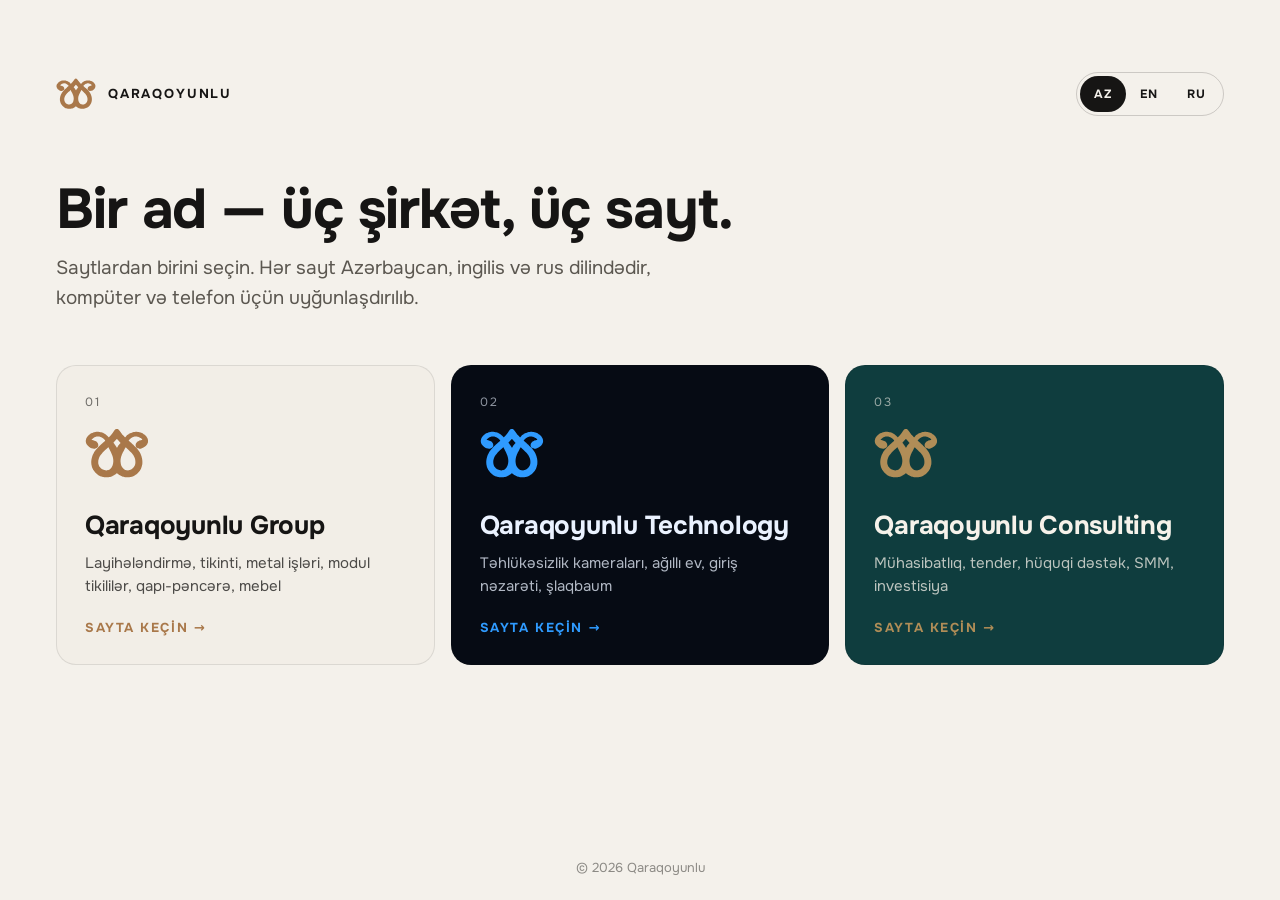
<file: index.html>
<!doctype html>
<html lang="az">
<head>
  <meta charset="utf-8">
  <meta name="viewport" content="width=device-width, initial-scale=1">
  <meta name="robots" content="noindex, nofollow">
  <title>Qaraqoyunlu: şirkət saytları</title>
  <link rel="icon" href="group/favicon.svg" type="image/svg+xml">
  <style>
    @font-face{font-family:'Onest';font-display:swap;font-weight:100 900;src:url(group/assets/fonts/onest-latin-wght-normal.woff2) format('woff2');unicode-range:U+0000-00FF,U+0131,U+2000-206F}
    @font-face{font-family:'Onest';font-display:swap;font-weight:100 900;src:url(group/assets/fonts/onest-latin-ext-wght-normal.woff2) format('woff2');unicode-range:U+0100-02BA,U+02BD-02FF}
    @font-face{font-family:'Onest';font-display:swap;font-weight:100 900;src:url(group/assets/fonts/onest-cyrillic-wght-normal.woff2) format('woff2');unicode-range:U+0301,U+0400-045F,U+0490-0491,U+04B0-04B1,U+2116}
    *{box-sizing:border-box}
    body{margin:0;min-height:100vh;background:#F4F1EB;color:#161514;font-family:'Onest',system-ui,sans-serif;display:flex;flex-direction:column}
    .wrap{width:100%;max-width:1200px;margin:0 auto;padding:clamp(28px,6vw,72px) 16px}
    header{display:flex;justify-content:space-between;align-items:center;gap:16px;margin-bottom:clamp(28px,6vw,64px)}
    .brand{display:flex;align-items:center;gap:12px;font-weight:700;letter-spacing:.14em;font-size:13px}
    .brand svg{width:40px;height:auto}
    .lang{display:flex;border:1px solid rgba(22,21,20,.18);border-radius:99px;padding:3px}
    .lang button{font:inherit;font-size:12px;font-weight:700;letter-spacing:.1em;border:0;background:none;padding:8px 14px;border-radius:99px;cursor:pointer;color:#161514;min-height:36px}
    .lang button[aria-pressed=true]{background:#161514;color:#F4F1EB}
    h1{font-size:clamp(30px,5vw,56px);line-height:1.08;letter-spacing:-.02em;margin:0 0 14px;font-weight:700}
    .lead{color:#5B5750;font-size:clamp(16px,1.6vw,19px);margin:0 0 clamp(28px,5vw,52px);max-width:620px;line-height:1.55}
    .grid{display:grid;gap:16px;grid-template-columns:repeat(auto-fit,minmax(260px,1fr))}
    .card{border:1px solid rgba(22,21,20,.1);position:relative;display:flex;flex-direction:column;gap:10px;min-height:300px;padding:28px;border-radius:20px;background:var(--bg);color:var(--ink);text-decoration:none;overflow:hidden;transition:transform .5s cubic-bezier(.22,1,.36,1),box-shadow .5s}
    .card:hover{transform:translateY(-6px);box-shadow:0 24px 50px -24px rgba(0,0,0,.45)}
    .card__num{font-size:12px;letter-spacing:.16em;opacity:.6}
    .card__mark{width:64px;color:var(--accent);margin:8px 0 auto}
    .card__name{font-size:clamp(22px,2.2vw,26px);font-weight:700;letter-spacing:-.01em}
    .card__desc{font-size:15px;line-height:1.5;opacity:.75}
    .card__go{margin-top:12px;font-size:13px;font-weight:700;letter-spacing:.12em;text-transform:uppercase;color:var(--accent)}
    footer{margin-top:auto;padding:24px 16px;text-align:center;font-size:13px;color:#8C8A85}
  </style>
</head>
<body>
  <div class="wrap">
    <header>
      <span class="brand"><svg viewBox="0 0 1812 1422" aria-hidden="true"><path fill="#A9784A" fill-rule="evenodd" d="M889 27C886 28,881 30,877 30C863 34,846 47,834 64C832 69,823 81,810 100C809 102,804 108,801 113C798 118,794 123,793 124C790 129,776 147,766 160C748 182,709 228,708 228C708 228,701 236,692 246C673 267,671 268,663 257C642 229,602 192,570 172C566 169,561 166,560 165C557 163,557 163,538 154C532 150,527 147,526 147C526 146,523 145,519 144C515 142,509 140,504 138C496 135,475 128,460 123C449 120,427 115,416 114C412 113,405 113,401 112C351 105,276 112,234 128C231 129,226 131,223 132C217 134,208 138,196 143C189 146,172 155,166 159C163 160,158 164,154 166C132 180,106 201,88 221C65 246,42 281,36 300C35 303,34 306,33 308C32 310,30 315,30 319C29 322,27 327,27 330C25 334,24 344,22 360C21 373,23 397,27 411C29 415,30 420,31 422C34 435,47 460,57 473C70 492,93 516,113 530C116 533,120 536,121 537C126 540,134 546,134 546C135 546,138 548,141 550C150 556,174 567,186 572C208 579,238 585,257 585C266 585,290 581,296 579C298 578,302 577,304 577C309 575,330 565,337 560C364 541,376 518,376 485C376 466,370 444,363 433C362 432,359 427,357 423C350 409,326 386,309 377C283 363,252 351,233 347C230 347,226 345,223 345C221 344,215 342,210 341C186 337,183 334,192 323C204 307,222 291,240 280C247 276,270 264,271 264C272 264,275 263,278 261C282 260,290 257,296 255C303 253,311 250,314 249C317 248,326 246,335 244C394 234,456 251,509 293C527 307,546 326,561 342C570 353,572 356,571 360C570 363,555 377,538 390C535 393,529 398,525 402C518 409,500 425,486 438C464 457,454 466,445 475C440 479,433 485,431 487C426 491,357 560,354 564C353 566,347 572,341 578C332 589,310 615,305 620C304 622,300 627,296 633C292 638,288 644,287 645C286 646,284 649,283 651C276 659,256 689,252 698C247 706,219 761,217 766C217 768,215 773,214 776C208 789,192 843,192 848C192 849,191 852,190 855C190 858,188 864,188 869C186 880,183 892,182 897C180 905,177 946,177 970C177 989,180 1029,183 1038C183 1039,185 1046,186 1053C187 1060,189 1068,190 1070C190 1072,191 1077,192 1080C194 1091,207 1131,213 1143C215 1147,217 1151,217 1152C217 1153,218 1155,220 1158C221 1160,222 1163,222 1164C222 1164,223 1167,225 1170C227 1173,230 1177,231 1179C232 1181,235 1186,238 1191C269 1242,308 1285,354 1317C357 1319,362 1323,366 1326C370 1328,376 1333,380 1335C383 1337,390 1341,395 1344C416 1356,445 1369,464 1375C486 1381,496 1384,506 1386C512 1387,519 1389,522 1390C526 1391,533 1392,538 1393C543 1394,550 1395,553 1396C563 1398,647 1398,657 1396C661 1395,667 1394,672 1393C676 1393,682 1391,685 1390C688 1389,694 1388,698 1387C714 1384,754 1372,772 1365C779 1362,801 1350,809 1346C827 1336,841 1327,850 1320C853 1318,856 1316,857 1315C867 1309,885 1294,892 1286C901 1277,903 1278,915 1290C919 1295,923 1298,943 1313C979 1340,1027 1366,1054 1373C1057 1374,1064 1376,1068 1378C1073 1379,1082 1382,1088 1383C1094 1385,1103 1387,1110 1389C1116 1390,1123 1392,1126 1392C1130 1393,1138 1394,1144 1395C1160 1398,1240 1399,1251 1396C1254 1395,1260 1394,1265 1393C1269 1393,1275 1391,1279 1390C1283 1389,1288 1388,1292 1387C1314 1383,1346 1373,1368 1364C1386 1357,1396 1351,1418 1337C1423 1335,1428 1331,1430 1331C1431 1330,1434 1328,1436 1326C1439 1324,1443 1321,1446 1320C1455 1313,1464 1306,1472 1300C1481 1292,1520 1252,1528 1242C1540 1228,1558 1202,1565 1190C1574 1174,1583 1157,1585 1154C1588 1146,1592 1136,1593 1134C1594 1134,1596 1128,1598 1120C1600 1113,1603 1104,1604 1100C1606 1096,1607 1090,1608 1086C1609 1083,1610 1077,1612 1072C1613 1068,1615 1062,1615 1058C1616 1054,1617 1050,1618 1048C1618 1045,1620 1038,1621 1030C1621 1023,1623 1014,1624 1010C1625 1000,1626 932,1624 926C1623 923,1623 917,1622 912C1620 888,1618 876,1617 872C1616 870,1615 866,1615 863C1614 860,1613 853,1611 847C1609 841,1608 836,1608 835C1608 833,1607 830,1607 827C1602 813,1599 801,1597 794C1594 786,1593 782,1587 765C1583 756,1556 699,1551 690C1528 653,1506 624,1479 591C1471 581,1462 570,1459 568C1457 566,1452 560,1448 555C1439 545,1393 500,1384 492C1381 490,1374 483,1368 477C1362 471,1353 463,1348 458C1343 454,1338 449,1336 448C1335 447,1330 442,1326 438C1321 434,1316 430,1314 428C1313 427,1306 421,1299 414C1291 408,1281 399,1277 395C1272 391,1262 383,1254 376C1239 363,1236 359,1238 354C1239 352,1249 341,1262 328C1286 303,1297 294,1320 279C1323 277,1328 274,1329 273C1344 263,1382 249,1405 244C1423 241,1447 240,1460 242C1466 243,1475 245,1480 245C1486 246,1493 248,1496 249C1499 250,1507 253,1514 255C1527 259,1539 264,1544 266C1545 267,1550 270,1556 273C1568 279,1569 280,1579 286C1591 294,1601 303,1614 318C1625 332,1624 336,1606 340C1601 341,1593 343,1588 344C1583 345,1577 347,1574 347C1558 350,1527 363,1506 374C1467 394,1441 428,1434 465C1432 477,1432 499,1435 508C1439 523,1448 539,1459 550C1464 555,1485 569,1490 571C1492 571,1495 573,1496 573C1500 577,1539 585,1553 585C1563 585,1590 582,1599 579C1603 578,1608 576,1611 576C1638 568,1675 548,1700 527C1704 524,1708 520,1711 519C1722 510,1745 484,1754 470C1756 467,1759 462,1760 461C1764 456,1776 431,1776 427C1777 425,1778 421,1779 419C1780 417,1782 407,1784 399C1790 366,1786 332,1772 300C1752 255,1722 217,1682 185C1677 182,1651 164,1646 162C1645 161,1641 158,1638 157C1621 146,1619 146,1598 137C1586 132,1556 122,1549 121C1547 120,1541 119,1534 117C1528 116,1518 114,1511 114C1504 113,1495 112,1490 111C1479 109,1427 109,1415 111C1410 111,1402 112,1397 113C1387 114,1369 118,1357 121C1354 122,1347 124,1343 125C1319 131,1293 142,1272 152C1265 156,1257 160,1255 161C1252 162,1249 164,1248 165C1247 166,1241 170,1234 174C1228 178,1221 183,1218 185C1216 187,1211 191,1208 193C1195 203,1166 231,1154 246C1139 265,1137 266,1129 259C1121 252,1097 227,1092 221C1089 217,1082 210,1077 205C1068 195,1053 179,1044 167C1041 163,1034 155,1030 150C1022 140,992 100,984 88C972 72,961 56,955 51C946 41,932 32,924 31C922 30,917 29,914 28C907 25,896 24,889 27M898 311C894 315,883 328,878 334C872 342,853 362,828 387C814 401,805 412,804 413C803 418,805 420,810 427C813 430,819 437,823 442C827 447,833 455,836 458C839 462,845 469,848 475C852 480,856 487,858 489C869 504,875 513,882 526C898 555,899 557,903 557C907 557,909 555,911 550C913 545,924 527,933 515C936 511,941 503,944 498C947 494,952 487,955 484C957 481,961 476,963 474C965 472,969 466,973 462C977 458,983 450,987 446C991 441,996 436,998 434C1011 422,1011 421,990 400C980 390,969 379,966 374C962 370,953 360,946 353C938 346,931 337,929 334C915 318,906 308,903 308C901 308,899 309,898 311M644 561C626 578,618 586,606 596C601 600,593 607,588 611C583 616,577 622,574 624C566 631,492 705,485 712C483 716,478 722,474 726C470 730,465 736,462 740C460 744,454 752,449 759C438 773,434 778,426 792C422 799,418 807,415 810C410 820,403 833,401 840C383 888,379 902,376 938C373 973,376 1012,384 1036C386 1042,389 1050,390 1053C393 1063,407 1089,419 1107C438 1135,470 1161,504 1178C540 1195,568 1202,609 1201C641 1200,658 1196,682 1183C705 1171,735 1143,751 1118C773 1085,786 1051,792 1016C793 1013,794 1006,795 1002C796 997,797 988,798 981C799 974,800 963,801 957C802 943,802 929,801 911C800 903,799 892,799 886C798 881,797 873,797 870C792 843,790 835,788 826C785 814,780 796,777 791C777 790,775 785,774 782C774 778,772 775,771 773C771 772,769 769,768 765C768 762,764 754,761 747C758 741,756 735,756 734C756 734,755 731,754 729C751 723,734 685,728 672C726 668,723 661,720 657C718 652,715 647,715 645C714 643,711 638,709 634C707 630,704 625,703 623C702 620,686 588,677 572C675 567,672 561,671 558C668 551,663 546,660 546C659 546,652 553,644 561M1149 549C1148 550,1143 558,1140 566C1136 573,1132 581,1131 582C1129 584,1121 599,1117 608C1116 610,1111 619,1107 627C1103 635,1098 643,1097 645C1097 647,1094 652,1091 657C1087 664,1074 689,1074 690C1074 691,1069 702,1059 722C1050 742,1043 756,1043 757C1043 759,1036 777,1035 779C1030 787,1017 836,1012 864C1007 888,1005 934,1007 960C1013 1039,1035 1095,1077 1142C1093 1160,1126 1184,1141 1188C1144 1189,1147 1190,1149 1191C1155 1194,1173 1199,1181 1199C1196 1201,1220 1201,1224 1200C1226 1199,1232 1199,1236 1198C1254 1195,1271 1190,1286 1184C1298 1178,1315 1170,1318 1167C1320 1166,1323 1164,1324 1163C1331 1159,1359 1135,1367 1127C1389 1101,1410 1064,1417 1039C1418 1035,1420 1030,1420 1028C1424 1017,1427 990,1427 969C1427 954,1426 928,1425 924C1424 923,1423 917,1423 911C1423 905,1421 896,1420 891C1418 886,1417 880,1416 878C1416 875,1415 871,1414 869C1413 867,1410 859,1408 852C1403 835,1395 816,1388 804C1372 777,1360 759,1350 745C1347 741,1343 736,1341 734C1339 731,1333 724,1328 718C1324 713,1318 705,1315 702C1310 695,1242 627,1234 621C1231 619,1225 613,1220 609C1216 605,1209 598,1204 594C1191 583,1184 576,1176 567C1157 546,1154 543,1149 549"/></svg>QARAQOYUNLU</span>
      <div class="lang"><button type="button" data-l="az" aria-pressed="true">AZ</button><button type="button" data-l="en" aria-pressed="false">EN</button><button type="button" data-l="ru" aria-pressed="false">RU</button></div>
    </header>
    <h1 data-az="Bir ad — üç şirkət, üç sayt." data-en="One name — three companies, three websites." data-ru="Одно имя — три компании, три сайта.">Bir ad — üç şirkət, üç sayt.</h1>
    <p class="lead" data-az="Saytlardan birini seçin. Hər sayt Azərbaycan, ingilis və rus dilindədir, kompüter və telefon üçün uyğunlaşdırılıb." data-en="Choose a website. Each one is available in Azerbaijani, English and Russian and works on desktop and mobile." data-ru="Выберите сайт. Каждый доступен на азербайджанском, английском и русском языках и адаптирован для компьютера и телефона.">Saytlardan birini seçin. Hər sayt Azərbaycan, ingilis və rus dilindədir, kompüter və telefon üçün uyğunlaşdırılıb.</p>
    <nav class="grid">
      <a class="card" href="group/" style="--bg:#F2EEE7;--ink:#161514;--accent:#A9784A">
        <span class="card__num">01</span>
        <svg class="card__mark" viewBox="0 0 1812 1422" aria-hidden="true"><path fill="currentColor" fill-rule="evenodd" d="M889 27C886 28,881 30,877 30C863 34,846 47,834 64C832 69,823 81,810 100C809 102,804 108,801 113C798 118,794 123,793 124C790 129,776 147,766 160C748 182,709 228,708 228C708 228,701 236,692 246C673 267,671 268,663 257C642 229,602 192,570 172C566 169,561 166,560 165C557 163,557 163,538 154C532 150,527 147,526 147C526 146,523 145,519 144C515 142,509 140,504 138C496 135,475 128,460 123C449 120,427 115,416 114C412 113,405 113,401 112C351 105,276 112,234 128C231 129,226 131,223 132C217 134,208 138,196 143C189 146,172 155,166 159C163 160,158 164,154 166C132 180,106 201,88 221C65 246,42 281,36 300C35 303,34 306,33 308C32 310,30 315,30 319C29 322,27 327,27 330C25 334,24 344,22 360C21 373,23 397,27 411C29 415,30 420,31 422C34 435,47 460,57 473C70 492,93 516,113 530C116 533,120 536,121 537C126 540,134 546,134 546C135 546,138 548,141 550C150 556,174 567,186 572C208 579,238 585,257 585C266 585,290 581,296 579C298 578,302 577,304 577C309 575,330 565,337 560C364 541,376 518,376 485C376 466,370 444,363 433C362 432,359 427,357 423C350 409,326 386,309 377C283 363,252 351,233 347C230 347,226 345,223 345C221 344,215 342,210 341C186 337,183 334,192 323C204 307,222 291,240 280C247 276,270 264,271 264C272 264,275 263,278 261C282 260,290 257,296 255C303 253,311 250,314 249C317 248,326 246,335 244C394 234,456 251,509 293C527 307,546 326,561 342C570 353,572 356,571 360C570 363,555 377,538 390C535 393,529 398,525 402C518 409,500 425,486 438C464 457,454 466,445 475C440 479,433 485,431 487C426 491,357 560,354 564C353 566,347 572,341 578C332 589,310 615,305 620C304 622,300 627,296 633C292 638,288 644,287 645C286 646,284 649,283 651C276 659,256 689,252 698C247 706,219 761,217 766C217 768,215 773,214 776C208 789,192 843,192 848C192 849,191 852,190 855C190 858,188 864,188 869C186 880,183 892,182 897C180 905,177 946,177 970C177 989,180 1029,183 1038C183 1039,185 1046,186 1053C187 1060,189 1068,190 1070C190 1072,191 1077,192 1080C194 1091,207 1131,213 1143C215 1147,217 1151,217 1152C217 1153,218 1155,220 1158C221 1160,222 1163,222 1164C222 1164,223 1167,225 1170C227 1173,230 1177,231 1179C232 1181,235 1186,238 1191C269 1242,308 1285,354 1317C357 1319,362 1323,366 1326C370 1328,376 1333,380 1335C383 1337,390 1341,395 1344C416 1356,445 1369,464 1375C486 1381,496 1384,506 1386C512 1387,519 1389,522 1390C526 1391,533 1392,538 1393C543 1394,550 1395,553 1396C563 1398,647 1398,657 1396C661 1395,667 1394,672 1393C676 1393,682 1391,685 1390C688 1389,694 1388,698 1387C714 1384,754 1372,772 1365C779 1362,801 1350,809 1346C827 1336,841 1327,850 1320C853 1318,856 1316,857 1315C867 1309,885 1294,892 1286C901 1277,903 1278,915 1290C919 1295,923 1298,943 1313C979 1340,1027 1366,1054 1373C1057 1374,1064 1376,1068 1378C1073 1379,1082 1382,1088 1383C1094 1385,1103 1387,1110 1389C1116 1390,1123 1392,1126 1392C1130 1393,1138 1394,1144 1395C1160 1398,1240 1399,1251 1396C1254 1395,1260 1394,1265 1393C1269 1393,1275 1391,1279 1390C1283 1389,1288 1388,1292 1387C1314 1383,1346 1373,1368 1364C1386 1357,1396 1351,1418 1337C1423 1335,1428 1331,1430 1331C1431 1330,1434 1328,1436 1326C1439 1324,1443 1321,1446 1320C1455 1313,1464 1306,1472 1300C1481 1292,1520 1252,1528 1242C1540 1228,1558 1202,1565 1190C1574 1174,1583 1157,1585 1154C1588 1146,1592 1136,1593 1134C1594 1134,1596 1128,1598 1120C1600 1113,1603 1104,1604 1100C1606 1096,1607 1090,1608 1086C1609 1083,1610 1077,1612 1072C1613 1068,1615 1062,1615 1058C1616 1054,1617 1050,1618 1048C1618 1045,1620 1038,1621 1030C1621 1023,1623 1014,1624 1010C1625 1000,1626 932,1624 926C1623 923,1623 917,1622 912C1620 888,1618 876,1617 872C1616 870,1615 866,1615 863C1614 860,1613 853,1611 847C1609 841,1608 836,1608 835C1608 833,1607 830,1607 827C1602 813,1599 801,1597 794C1594 786,1593 782,1587 765C1583 756,1556 699,1551 690C1528 653,1506 624,1479 591C1471 581,1462 570,1459 568C1457 566,1452 560,1448 555C1439 545,1393 500,1384 492C1381 490,1374 483,1368 477C1362 471,1353 463,1348 458C1343 454,1338 449,1336 448C1335 447,1330 442,1326 438C1321 434,1316 430,1314 428C1313 427,1306 421,1299 414C1291 408,1281 399,1277 395C1272 391,1262 383,1254 376C1239 363,1236 359,1238 354C1239 352,1249 341,1262 328C1286 303,1297 294,1320 279C1323 277,1328 274,1329 273C1344 263,1382 249,1405 244C1423 241,1447 240,1460 242C1466 243,1475 245,1480 245C1486 246,1493 248,1496 249C1499 250,1507 253,1514 255C1527 259,1539 264,1544 266C1545 267,1550 270,1556 273C1568 279,1569 280,1579 286C1591 294,1601 303,1614 318C1625 332,1624 336,1606 340C1601 341,1593 343,1588 344C1583 345,1577 347,1574 347C1558 350,1527 363,1506 374C1467 394,1441 428,1434 465C1432 477,1432 499,1435 508C1439 523,1448 539,1459 550C1464 555,1485 569,1490 571C1492 571,1495 573,1496 573C1500 577,1539 585,1553 585C1563 585,1590 582,1599 579C1603 578,1608 576,1611 576C1638 568,1675 548,1700 527C1704 524,1708 520,1711 519C1722 510,1745 484,1754 470C1756 467,1759 462,1760 461C1764 456,1776 431,1776 427C1777 425,1778 421,1779 419C1780 417,1782 407,1784 399C1790 366,1786 332,1772 300C1752 255,1722 217,1682 185C1677 182,1651 164,1646 162C1645 161,1641 158,1638 157C1621 146,1619 146,1598 137C1586 132,1556 122,1549 121C1547 120,1541 119,1534 117C1528 116,1518 114,1511 114C1504 113,1495 112,1490 111C1479 109,1427 109,1415 111C1410 111,1402 112,1397 113C1387 114,1369 118,1357 121C1354 122,1347 124,1343 125C1319 131,1293 142,1272 152C1265 156,1257 160,1255 161C1252 162,1249 164,1248 165C1247 166,1241 170,1234 174C1228 178,1221 183,1218 185C1216 187,1211 191,1208 193C1195 203,1166 231,1154 246C1139 265,1137 266,1129 259C1121 252,1097 227,1092 221C1089 217,1082 210,1077 205C1068 195,1053 179,1044 167C1041 163,1034 155,1030 150C1022 140,992 100,984 88C972 72,961 56,955 51C946 41,932 32,924 31C922 30,917 29,914 28C907 25,896 24,889 27M898 311C894 315,883 328,878 334C872 342,853 362,828 387C814 401,805 412,804 413C803 418,805 420,810 427C813 430,819 437,823 442C827 447,833 455,836 458C839 462,845 469,848 475C852 480,856 487,858 489C869 504,875 513,882 526C898 555,899 557,903 557C907 557,909 555,911 550C913 545,924 527,933 515C936 511,941 503,944 498C947 494,952 487,955 484C957 481,961 476,963 474C965 472,969 466,973 462C977 458,983 450,987 446C991 441,996 436,998 434C1011 422,1011 421,990 400C980 390,969 379,966 374C962 370,953 360,946 353C938 346,931 337,929 334C915 318,906 308,903 308C901 308,899 309,898 311M644 561C626 578,618 586,606 596C601 600,593 607,588 611C583 616,577 622,574 624C566 631,492 705,485 712C483 716,478 722,474 726C470 730,465 736,462 740C460 744,454 752,449 759C438 773,434 778,426 792C422 799,418 807,415 810C410 820,403 833,401 840C383 888,379 902,376 938C373 973,376 1012,384 1036C386 1042,389 1050,390 1053C393 1063,407 1089,419 1107C438 1135,470 1161,504 1178C540 1195,568 1202,609 1201C641 1200,658 1196,682 1183C705 1171,735 1143,751 1118C773 1085,786 1051,792 1016C793 1013,794 1006,795 1002C796 997,797 988,798 981C799 974,800 963,801 957C802 943,802 929,801 911C800 903,799 892,799 886C798 881,797 873,797 870C792 843,790 835,788 826C785 814,780 796,777 791C777 790,775 785,774 782C774 778,772 775,771 773C771 772,769 769,768 765C768 762,764 754,761 747C758 741,756 735,756 734C756 734,755 731,754 729C751 723,734 685,728 672C726 668,723 661,720 657C718 652,715 647,715 645C714 643,711 638,709 634C707 630,704 625,703 623C702 620,686 588,677 572C675 567,672 561,671 558C668 551,663 546,660 546C659 546,652 553,644 561M1149 549C1148 550,1143 558,1140 566C1136 573,1132 581,1131 582C1129 584,1121 599,1117 608C1116 610,1111 619,1107 627C1103 635,1098 643,1097 645C1097 647,1094 652,1091 657C1087 664,1074 689,1074 690C1074 691,1069 702,1059 722C1050 742,1043 756,1043 757C1043 759,1036 777,1035 779C1030 787,1017 836,1012 864C1007 888,1005 934,1007 960C1013 1039,1035 1095,1077 1142C1093 1160,1126 1184,1141 1188C1144 1189,1147 1190,1149 1191C1155 1194,1173 1199,1181 1199C1196 1201,1220 1201,1224 1200C1226 1199,1232 1199,1236 1198C1254 1195,1271 1190,1286 1184C1298 1178,1315 1170,1318 1167C1320 1166,1323 1164,1324 1163C1331 1159,1359 1135,1367 1127C1389 1101,1410 1064,1417 1039C1418 1035,1420 1030,1420 1028C1424 1017,1427 990,1427 969C1427 954,1426 928,1425 924C1424 923,1423 917,1423 911C1423 905,1421 896,1420 891C1418 886,1417 880,1416 878C1416 875,1415 871,1414 869C1413 867,1410 859,1408 852C1403 835,1395 816,1388 804C1372 777,1360 759,1350 745C1347 741,1343 736,1341 734C1339 731,1333 724,1328 718C1324 713,1318 705,1315 702C1310 695,1242 627,1234 621C1231 619,1225 613,1220 609C1216 605,1209 598,1204 594C1191 583,1184 576,1176 567C1157 546,1154 543,1149 549"/></svg>
        <span class="card__name">Qaraqoyunlu Group</span>
        <span class="card__desc" data-az="Layihələndirmə, tikinti, metal işləri, modul tikililər, qapı-pəncərə, mebel" data-en="Design, construction, steel works, modular buildings, doors & windows, furniture" data-ru="Проектирование, строительство, металлические работы, модульные здания, двери и окна, мебель">Layihələndirmə, tikinti, metal işləri, modul tikililər, qapı-pəncərə, mebel</span>
        <span class="card__go"><span data-az="Sayta keçin" data-en="Open the site" data-ru="Перейти на сайт">Sayta keçin</span> →</span>
      </a>
      <a class="card" href="technology/" style="--bg:#060B14;--ink:#EAF2FF;--accent:#2F9BFF">
        <span class="card__num">02</span>
        <svg class="card__mark" viewBox="0 0 1812 1422" aria-hidden="true"><path fill="currentColor" fill-rule="evenodd" d="M889 27C886 28,881 30,877 30C863 34,846 47,834 64C832 69,823 81,810 100C809 102,804 108,801 113C798 118,794 123,793 124C790 129,776 147,766 160C748 182,709 228,708 228C708 228,701 236,692 246C673 267,671 268,663 257C642 229,602 192,570 172C566 169,561 166,560 165C557 163,557 163,538 154C532 150,527 147,526 147C526 146,523 145,519 144C515 142,509 140,504 138C496 135,475 128,460 123C449 120,427 115,416 114C412 113,405 113,401 112C351 105,276 112,234 128C231 129,226 131,223 132C217 134,208 138,196 143C189 146,172 155,166 159C163 160,158 164,154 166C132 180,106 201,88 221C65 246,42 281,36 300C35 303,34 306,33 308C32 310,30 315,30 319C29 322,27 327,27 330C25 334,24 344,22 360C21 373,23 397,27 411C29 415,30 420,31 422C34 435,47 460,57 473C70 492,93 516,113 530C116 533,120 536,121 537C126 540,134 546,134 546C135 546,138 548,141 550C150 556,174 567,186 572C208 579,238 585,257 585C266 585,290 581,296 579C298 578,302 577,304 577C309 575,330 565,337 560C364 541,376 518,376 485C376 466,370 444,363 433C362 432,359 427,357 423C350 409,326 386,309 377C283 363,252 351,233 347C230 347,226 345,223 345C221 344,215 342,210 341C186 337,183 334,192 323C204 307,222 291,240 280C247 276,270 264,271 264C272 264,275 263,278 261C282 260,290 257,296 255C303 253,311 250,314 249C317 248,326 246,335 244C394 234,456 251,509 293C527 307,546 326,561 342C570 353,572 356,571 360C570 363,555 377,538 390C535 393,529 398,525 402C518 409,500 425,486 438C464 457,454 466,445 475C440 479,433 485,431 487C426 491,357 560,354 564C353 566,347 572,341 578C332 589,310 615,305 620C304 622,300 627,296 633C292 638,288 644,287 645C286 646,284 649,283 651C276 659,256 689,252 698C247 706,219 761,217 766C217 768,215 773,214 776C208 789,192 843,192 848C192 849,191 852,190 855C190 858,188 864,188 869C186 880,183 892,182 897C180 905,177 946,177 970C177 989,180 1029,183 1038C183 1039,185 1046,186 1053C187 1060,189 1068,190 1070C190 1072,191 1077,192 1080C194 1091,207 1131,213 1143C215 1147,217 1151,217 1152C217 1153,218 1155,220 1158C221 1160,222 1163,222 1164C222 1164,223 1167,225 1170C227 1173,230 1177,231 1179C232 1181,235 1186,238 1191C269 1242,308 1285,354 1317C357 1319,362 1323,366 1326C370 1328,376 1333,380 1335C383 1337,390 1341,395 1344C416 1356,445 1369,464 1375C486 1381,496 1384,506 1386C512 1387,519 1389,522 1390C526 1391,533 1392,538 1393C543 1394,550 1395,553 1396C563 1398,647 1398,657 1396C661 1395,667 1394,672 1393C676 1393,682 1391,685 1390C688 1389,694 1388,698 1387C714 1384,754 1372,772 1365C779 1362,801 1350,809 1346C827 1336,841 1327,850 1320C853 1318,856 1316,857 1315C867 1309,885 1294,892 1286C901 1277,903 1278,915 1290C919 1295,923 1298,943 1313C979 1340,1027 1366,1054 1373C1057 1374,1064 1376,1068 1378C1073 1379,1082 1382,1088 1383C1094 1385,1103 1387,1110 1389C1116 1390,1123 1392,1126 1392C1130 1393,1138 1394,1144 1395C1160 1398,1240 1399,1251 1396C1254 1395,1260 1394,1265 1393C1269 1393,1275 1391,1279 1390C1283 1389,1288 1388,1292 1387C1314 1383,1346 1373,1368 1364C1386 1357,1396 1351,1418 1337C1423 1335,1428 1331,1430 1331C1431 1330,1434 1328,1436 1326C1439 1324,1443 1321,1446 1320C1455 1313,1464 1306,1472 1300C1481 1292,1520 1252,1528 1242C1540 1228,1558 1202,1565 1190C1574 1174,1583 1157,1585 1154C1588 1146,1592 1136,1593 1134C1594 1134,1596 1128,1598 1120C1600 1113,1603 1104,1604 1100C1606 1096,1607 1090,1608 1086C1609 1083,1610 1077,1612 1072C1613 1068,1615 1062,1615 1058C1616 1054,1617 1050,1618 1048C1618 1045,1620 1038,1621 1030C1621 1023,1623 1014,1624 1010C1625 1000,1626 932,1624 926C1623 923,1623 917,1622 912C1620 888,1618 876,1617 872C1616 870,1615 866,1615 863C1614 860,1613 853,1611 847C1609 841,1608 836,1608 835C1608 833,1607 830,1607 827C1602 813,1599 801,1597 794C1594 786,1593 782,1587 765C1583 756,1556 699,1551 690C1528 653,1506 624,1479 591C1471 581,1462 570,1459 568C1457 566,1452 560,1448 555C1439 545,1393 500,1384 492C1381 490,1374 483,1368 477C1362 471,1353 463,1348 458C1343 454,1338 449,1336 448C1335 447,1330 442,1326 438C1321 434,1316 430,1314 428C1313 427,1306 421,1299 414C1291 408,1281 399,1277 395C1272 391,1262 383,1254 376C1239 363,1236 359,1238 354C1239 352,1249 341,1262 328C1286 303,1297 294,1320 279C1323 277,1328 274,1329 273C1344 263,1382 249,1405 244C1423 241,1447 240,1460 242C1466 243,1475 245,1480 245C1486 246,1493 248,1496 249C1499 250,1507 253,1514 255C1527 259,1539 264,1544 266C1545 267,1550 270,1556 273C1568 279,1569 280,1579 286C1591 294,1601 303,1614 318C1625 332,1624 336,1606 340C1601 341,1593 343,1588 344C1583 345,1577 347,1574 347C1558 350,1527 363,1506 374C1467 394,1441 428,1434 465C1432 477,1432 499,1435 508C1439 523,1448 539,1459 550C1464 555,1485 569,1490 571C1492 571,1495 573,1496 573C1500 577,1539 585,1553 585C1563 585,1590 582,1599 579C1603 578,1608 576,1611 576C1638 568,1675 548,1700 527C1704 524,1708 520,1711 519C1722 510,1745 484,1754 470C1756 467,1759 462,1760 461C1764 456,1776 431,1776 427C1777 425,1778 421,1779 419C1780 417,1782 407,1784 399C1790 366,1786 332,1772 300C1752 255,1722 217,1682 185C1677 182,1651 164,1646 162C1645 161,1641 158,1638 157C1621 146,1619 146,1598 137C1586 132,1556 122,1549 121C1547 120,1541 119,1534 117C1528 116,1518 114,1511 114C1504 113,1495 112,1490 111C1479 109,1427 109,1415 111C1410 111,1402 112,1397 113C1387 114,1369 118,1357 121C1354 122,1347 124,1343 125C1319 131,1293 142,1272 152C1265 156,1257 160,1255 161C1252 162,1249 164,1248 165C1247 166,1241 170,1234 174C1228 178,1221 183,1218 185C1216 187,1211 191,1208 193C1195 203,1166 231,1154 246C1139 265,1137 266,1129 259C1121 252,1097 227,1092 221C1089 217,1082 210,1077 205C1068 195,1053 179,1044 167C1041 163,1034 155,1030 150C1022 140,992 100,984 88C972 72,961 56,955 51C946 41,932 32,924 31C922 30,917 29,914 28C907 25,896 24,889 27M898 311C894 315,883 328,878 334C872 342,853 362,828 387C814 401,805 412,804 413C803 418,805 420,810 427C813 430,819 437,823 442C827 447,833 455,836 458C839 462,845 469,848 475C852 480,856 487,858 489C869 504,875 513,882 526C898 555,899 557,903 557C907 557,909 555,911 550C913 545,924 527,933 515C936 511,941 503,944 498C947 494,952 487,955 484C957 481,961 476,963 474C965 472,969 466,973 462C977 458,983 450,987 446C991 441,996 436,998 434C1011 422,1011 421,990 400C980 390,969 379,966 374C962 370,953 360,946 353C938 346,931 337,929 334C915 318,906 308,903 308C901 308,899 309,898 311M644 561C626 578,618 586,606 596C601 600,593 607,588 611C583 616,577 622,574 624C566 631,492 705,485 712C483 716,478 722,474 726C470 730,465 736,462 740C460 744,454 752,449 759C438 773,434 778,426 792C422 799,418 807,415 810C410 820,403 833,401 840C383 888,379 902,376 938C373 973,376 1012,384 1036C386 1042,389 1050,390 1053C393 1063,407 1089,419 1107C438 1135,470 1161,504 1178C540 1195,568 1202,609 1201C641 1200,658 1196,682 1183C705 1171,735 1143,751 1118C773 1085,786 1051,792 1016C793 1013,794 1006,795 1002C796 997,797 988,798 981C799 974,800 963,801 957C802 943,802 929,801 911C800 903,799 892,799 886C798 881,797 873,797 870C792 843,790 835,788 826C785 814,780 796,777 791C777 790,775 785,774 782C774 778,772 775,771 773C771 772,769 769,768 765C768 762,764 754,761 747C758 741,756 735,756 734C756 734,755 731,754 729C751 723,734 685,728 672C726 668,723 661,720 657C718 652,715 647,715 645C714 643,711 638,709 634C707 630,704 625,703 623C702 620,686 588,677 572C675 567,672 561,671 558C668 551,663 546,660 546C659 546,652 553,644 561M1149 549C1148 550,1143 558,1140 566C1136 573,1132 581,1131 582C1129 584,1121 599,1117 608C1116 610,1111 619,1107 627C1103 635,1098 643,1097 645C1097 647,1094 652,1091 657C1087 664,1074 689,1074 690C1074 691,1069 702,1059 722C1050 742,1043 756,1043 757C1043 759,1036 777,1035 779C1030 787,1017 836,1012 864C1007 888,1005 934,1007 960C1013 1039,1035 1095,1077 1142C1093 1160,1126 1184,1141 1188C1144 1189,1147 1190,1149 1191C1155 1194,1173 1199,1181 1199C1196 1201,1220 1201,1224 1200C1226 1199,1232 1199,1236 1198C1254 1195,1271 1190,1286 1184C1298 1178,1315 1170,1318 1167C1320 1166,1323 1164,1324 1163C1331 1159,1359 1135,1367 1127C1389 1101,1410 1064,1417 1039C1418 1035,1420 1030,1420 1028C1424 1017,1427 990,1427 969C1427 954,1426 928,1425 924C1424 923,1423 917,1423 911C1423 905,1421 896,1420 891C1418 886,1417 880,1416 878C1416 875,1415 871,1414 869C1413 867,1410 859,1408 852C1403 835,1395 816,1388 804C1372 777,1360 759,1350 745C1347 741,1343 736,1341 734C1339 731,1333 724,1328 718C1324 713,1318 705,1315 702C1310 695,1242 627,1234 621C1231 619,1225 613,1220 609C1216 605,1209 598,1204 594C1191 583,1184 576,1176 567C1157 546,1154 543,1149 549"/></svg>
        <span class="card__name">Qaraqoyunlu Technology</span>
        <span class="card__desc" data-az="Təhlükəsizlik kameraları, ağıllı ev, giriş nəzarəti, şlaqbaum" data-en="Security cameras, smart home, access control, barriers" data-ru="Камеры видеонаблюдения, умный дом, контроль доступа, шлагбаумы">Təhlükəsizlik kameraları, ağıllı ev, giriş nəzarəti, şlaqbaum</span>
        <span class="card__go"><span data-az="Sayta keçin" data-en="Open the site" data-ru="Перейти на сайт">Sayta keçin</span> →</span>
      </a>
      <a class="card" href="consulting/" style="--bg:#0F3D3E;--ink:#F6F2EA;--accent:#B08D57">
        <span class="card__num">03</span>
        <svg class="card__mark" viewBox="0 0 1812 1422" aria-hidden="true"><path fill="currentColor" fill-rule="evenodd" d="M889 27C886 28,881 30,877 30C863 34,846 47,834 64C832 69,823 81,810 100C809 102,804 108,801 113C798 118,794 123,793 124C790 129,776 147,766 160C748 182,709 228,708 228C708 228,701 236,692 246C673 267,671 268,663 257C642 229,602 192,570 172C566 169,561 166,560 165C557 163,557 163,538 154C532 150,527 147,526 147C526 146,523 145,519 144C515 142,509 140,504 138C496 135,475 128,460 123C449 120,427 115,416 114C412 113,405 113,401 112C351 105,276 112,234 128C231 129,226 131,223 132C217 134,208 138,196 143C189 146,172 155,166 159C163 160,158 164,154 166C132 180,106 201,88 221C65 246,42 281,36 300C35 303,34 306,33 308C32 310,30 315,30 319C29 322,27 327,27 330C25 334,24 344,22 360C21 373,23 397,27 411C29 415,30 420,31 422C34 435,47 460,57 473C70 492,93 516,113 530C116 533,120 536,121 537C126 540,134 546,134 546C135 546,138 548,141 550C150 556,174 567,186 572C208 579,238 585,257 585C266 585,290 581,296 579C298 578,302 577,304 577C309 575,330 565,337 560C364 541,376 518,376 485C376 466,370 444,363 433C362 432,359 427,357 423C350 409,326 386,309 377C283 363,252 351,233 347C230 347,226 345,223 345C221 344,215 342,210 341C186 337,183 334,192 323C204 307,222 291,240 280C247 276,270 264,271 264C272 264,275 263,278 261C282 260,290 257,296 255C303 253,311 250,314 249C317 248,326 246,335 244C394 234,456 251,509 293C527 307,546 326,561 342C570 353,572 356,571 360C570 363,555 377,538 390C535 393,529 398,525 402C518 409,500 425,486 438C464 457,454 466,445 475C440 479,433 485,431 487C426 491,357 560,354 564C353 566,347 572,341 578C332 589,310 615,305 620C304 622,300 627,296 633C292 638,288 644,287 645C286 646,284 649,283 651C276 659,256 689,252 698C247 706,219 761,217 766C217 768,215 773,214 776C208 789,192 843,192 848C192 849,191 852,190 855C190 858,188 864,188 869C186 880,183 892,182 897C180 905,177 946,177 970C177 989,180 1029,183 1038C183 1039,185 1046,186 1053C187 1060,189 1068,190 1070C190 1072,191 1077,192 1080C194 1091,207 1131,213 1143C215 1147,217 1151,217 1152C217 1153,218 1155,220 1158C221 1160,222 1163,222 1164C222 1164,223 1167,225 1170C227 1173,230 1177,231 1179C232 1181,235 1186,238 1191C269 1242,308 1285,354 1317C357 1319,362 1323,366 1326C370 1328,376 1333,380 1335C383 1337,390 1341,395 1344C416 1356,445 1369,464 1375C486 1381,496 1384,506 1386C512 1387,519 1389,522 1390C526 1391,533 1392,538 1393C543 1394,550 1395,553 1396C563 1398,647 1398,657 1396C661 1395,667 1394,672 1393C676 1393,682 1391,685 1390C688 1389,694 1388,698 1387C714 1384,754 1372,772 1365C779 1362,801 1350,809 1346C827 1336,841 1327,850 1320C853 1318,856 1316,857 1315C867 1309,885 1294,892 1286C901 1277,903 1278,915 1290C919 1295,923 1298,943 1313C979 1340,1027 1366,1054 1373C1057 1374,1064 1376,1068 1378C1073 1379,1082 1382,1088 1383C1094 1385,1103 1387,1110 1389C1116 1390,1123 1392,1126 1392C1130 1393,1138 1394,1144 1395C1160 1398,1240 1399,1251 1396C1254 1395,1260 1394,1265 1393C1269 1393,1275 1391,1279 1390C1283 1389,1288 1388,1292 1387C1314 1383,1346 1373,1368 1364C1386 1357,1396 1351,1418 1337C1423 1335,1428 1331,1430 1331C1431 1330,1434 1328,1436 1326C1439 1324,1443 1321,1446 1320C1455 1313,1464 1306,1472 1300C1481 1292,1520 1252,1528 1242C1540 1228,1558 1202,1565 1190C1574 1174,1583 1157,1585 1154C1588 1146,1592 1136,1593 1134C1594 1134,1596 1128,1598 1120C1600 1113,1603 1104,1604 1100C1606 1096,1607 1090,1608 1086C1609 1083,1610 1077,1612 1072C1613 1068,1615 1062,1615 1058C1616 1054,1617 1050,1618 1048C1618 1045,1620 1038,1621 1030C1621 1023,1623 1014,1624 1010C1625 1000,1626 932,1624 926C1623 923,1623 917,1622 912C1620 888,1618 876,1617 872C1616 870,1615 866,1615 863C1614 860,1613 853,1611 847C1609 841,1608 836,1608 835C1608 833,1607 830,1607 827C1602 813,1599 801,1597 794C1594 786,1593 782,1587 765C1583 756,1556 699,1551 690C1528 653,1506 624,1479 591C1471 581,1462 570,1459 568C1457 566,1452 560,1448 555C1439 545,1393 500,1384 492C1381 490,1374 483,1368 477C1362 471,1353 463,1348 458C1343 454,1338 449,1336 448C1335 447,1330 442,1326 438C1321 434,1316 430,1314 428C1313 427,1306 421,1299 414C1291 408,1281 399,1277 395C1272 391,1262 383,1254 376C1239 363,1236 359,1238 354C1239 352,1249 341,1262 328C1286 303,1297 294,1320 279C1323 277,1328 274,1329 273C1344 263,1382 249,1405 244C1423 241,1447 240,1460 242C1466 243,1475 245,1480 245C1486 246,1493 248,1496 249C1499 250,1507 253,1514 255C1527 259,1539 264,1544 266C1545 267,1550 270,1556 273C1568 279,1569 280,1579 286C1591 294,1601 303,1614 318C1625 332,1624 336,1606 340C1601 341,1593 343,1588 344C1583 345,1577 347,1574 347C1558 350,1527 363,1506 374C1467 394,1441 428,1434 465C1432 477,1432 499,1435 508C1439 523,1448 539,1459 550C1464 555,1485 569,1490 571C1492 571,1495 573,1496 573C1500 577,1539 585,1553 585C1563 585,1590 582,1599 579C1603 578,1608 576,1611 576C1638 568,1675 548,1700 527C1704 524,1708 520,1711 519C1722 510,1745 484,1754 470C1756 467,1759 462,1760 461C1764 456,1776 431,1776 427C1777 425,1778 421,1779 419C1780 417,1782 407,1784 399C1790 366,1786 332,1772 300C1752 255,1722 217,1682 185C1677 182,1651 164,1646 162C1645 161,1641 158,1638 157C1621 146,1619 146,1598 137C1586 132,1556 122,1549 121C1547 120,1541 119,1534 117C1528 116,1518 114,1511 114C1504 113,1495 112,1490 111C1479 109,1427 109,1415 111C1410 111,1402 112,1397 113C1387 114,1369 118,1357 121C1354 122,1347 124,1343 125C1319 131,1293 142,1272 152C1265 156,1257 160,1255 161C1252 162,1249 164,1248 165C1247 166,1241 170,1234 174C1228 178,1221 183,1218 185C1216 187,1211 191,1208 193C1195 203,1166 231,1154 246C1139 265,1137 266,1129 259C1121 252,1097 227,1092 221C1089 217,1082 210,1077 205C1068 195,1053 179,1044 167C1041 163,1034 155,1030 150C1022 140,992 100,984 88C972 72,961 56,955 51C946 41,932 32,924 31C922 30,917 29,914 28C907 25,896 24,889 27M898 311C894 315,883 328,878 334C872 342,853 362,828 387C814 401,805 412,804 413C803 418,805 420,810 427C813 430,819 437,823 442C827 447,833 455,836 458C839 462,845 469,848 475C852 480,856 487,858 489C869 504,875 513,882 526C898 555,899 557,903 557C907 557,909 555,911 550C913 545,924 527,933 515C936 511,941 503,944 498C947 494,952 487,955 484C957 481,961 476,963 474C965 472,969 466,973 462C977 458,983 450,987 446C991 441,996 436,998 434C1011 422,1011 421,990 400C980 390,969 379,966 374C962 370,953 360,946 353C938 346,931 337,929 334C915 318,906 308,903 308C901 308,899 309,898 311M644 561C626 578,618 586,606 596C601 600,593 607,588 611C583 616,577 622,574 624C566 631,492 705,485 712C483 716,478 722,474 726C470 730,465 736,462 740C460 744,454 752,449 759C438 773,434 778,426 792C422 799,418 807,415 810C410 820,403 833,401 840C383 888,379 902,376 938C373 973,376 1012,384 1036C386 1042,389 1050,390 1053C393 1063,407 1089,419 1107C438 1135,470 1161,504 1178C540 1195,568 1202,609 1201C641 1200,658 1196,682 1183C705 1171,735 1143,751 1118C773 1085,786 1051,792 1016C793 1013,794 1006,795 1002C796 997,797 988,798 981C799 974,800 963,801 957C802 943,802 929,801 911C800 903,799 892,799 886C798 881,797 873,797 870C792 843,790 835,788 826C785 814,780 796,777 791C777 790,775 785,774 782C774 778,772 775,771 773C771 772,769 769,768 765C768 762,764 754,761 747C758 741,756 735,756 734C756 734,755 731,754 729C751 723,734 685,728 672C726 668,723 661,720 657C718 652,715 647,715 645C714 643,711 638,709 634C707 630,704 625,703 623C702 620,686 588,677 572C675 567,672 561,671 558C668 551,663 546,660 546C659 546,652 553,644 561M1149 549C1148 550,1143 558,1140 566C1136 573,1132 581,1131 582C1129 584,1121 599,1117 608C1116 610,1111 619,1107 627C1103 635,1098 643,1097 645C1097 647,1094 652,1091 657C1087 664,1074 689,1074 690C1074 691,1069 702,1059 722C1050 742,1043 756,1043 757C1043 759,1036 777,1035 779C1030 787,1017 836,1012 864C1007 888,1005 934,1007 960C1013 1039,1035 1095,1077 1142C1093 1160,1126 1184,1141 1188C1144 1189,1147 1190,1149 1191C1155 1194,1173 1199,1181 1199C1196 1201,1220 1201,1224 1200C1226 1199,1232 1199,1236 1198C1254 1195,1271 1190,1286 1184C1298 1178,1315 1170,1318 1167C1320 1166,1323 1164,1324 1163C1331 1159,1359 1135,1367 1127C1389 1101,1410 1064,1417 1039C1418 1035,1420 1030,1420 1028C1424 1017,1427 990,1427 969C1427 954,1426 928,1425 924C1424 923,1423 917,1423 911C1423 905,1421 896,1420 891C1418 886,1417 880,1416 878C1416 875,1415 871,1414 869C1413 867,1410 859,1408 852C1403 835,1395 816,1388 804C1372 777,1360 759,1350 745C1347 741,1343 736,1341 734C1339 731,1333 724,1328 718C1324 713,1318 705,1315 702C1310 695,1242 627,1234 621C1231 619,1225 613,1220 609C1216 605,1209 598,1204 594C1191 583,1184 576,1176 567C1157 546,1154 543,1149 549"/></svg>
        <span class="card__name">Qaraqoyunlu Consulting</span>
        <span class="card__desc" data-az="Mühasibatlıq, tender, hüquqi dəstək, SMM, investisiya" data-en="Accounting, tenders, legal support, SMM, investment" data-ru="Бухгалтерия, тендеры, юридическая поддержка, SMM, инвестиции">Mühasibatlıq, tender, hüquqi dəstək, SMM, investisiya</span>
        <span class="card__go"><span data-az="Sayta keçin" data-en="Open the site" data-ru="Перейти на сайт">Sayta keçin</span> →</span>
      </a>
    </nav>
  </div>
  <footer>© <span id="y"></span> Qaraqoyunlu</footer>
  <script>
    document.getElementById('y').textContent = new Date().getFullYear();
    function setLang(l) {
      document.documentElement.lang = l;
      document.querySelectorAll('[data-az]').forEach(function (el) { el.textContent = el.getAttribute('data-' + l); });
      document.querySelectorAll('[data-l]').forEach(function (b) { b.setAttribute('aria-pressed', b.getAttribute('data-l') === l); });
      document.querySelectorAll('.card').forEach(function (a) { a.setAttribute('href', a.getAttribute('href').split('?')[0] + (l === 'az' ? '' : '?lang=' + l)); });
    }
    document.querySelectorAll('[data-l]').forEach(function (b) { b.addEventListener('click', function () { setLang(b.getAttribute('data-l')); }); });
  </script>
</body>
</html>
</file>
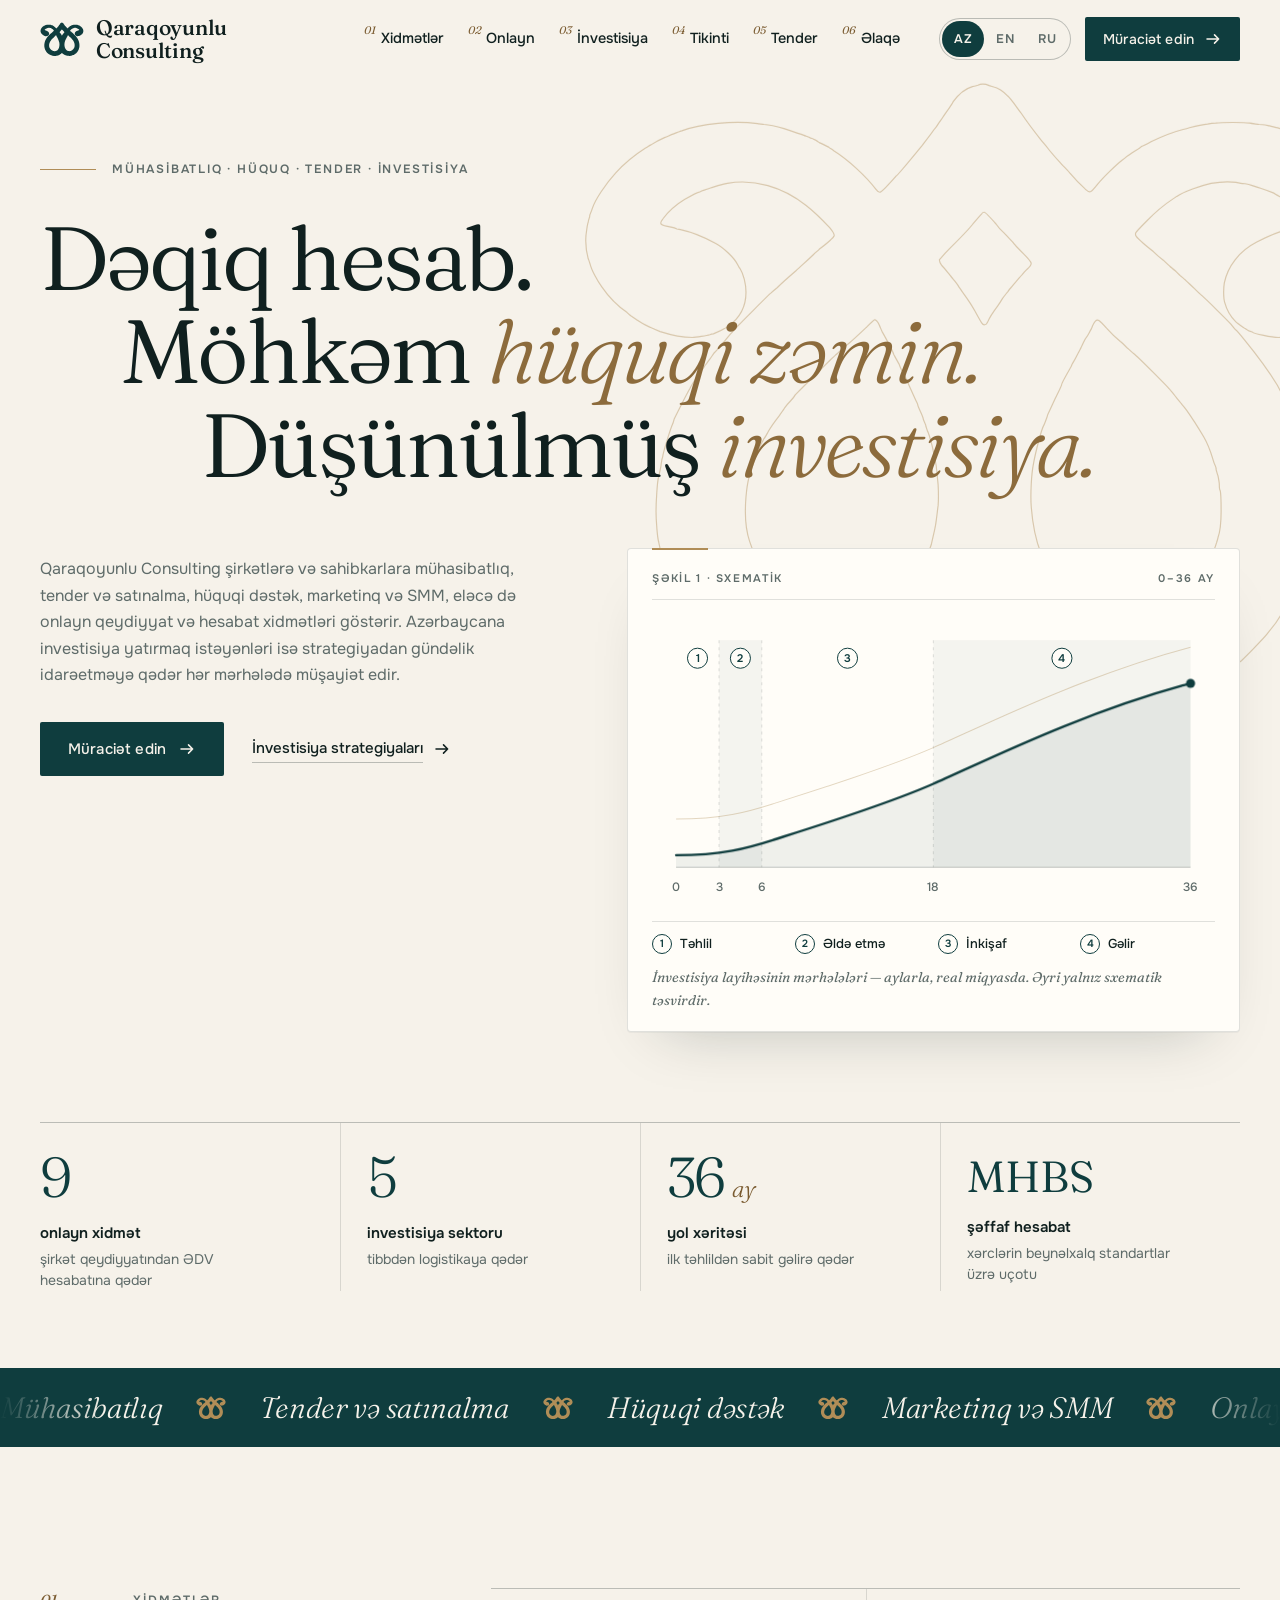
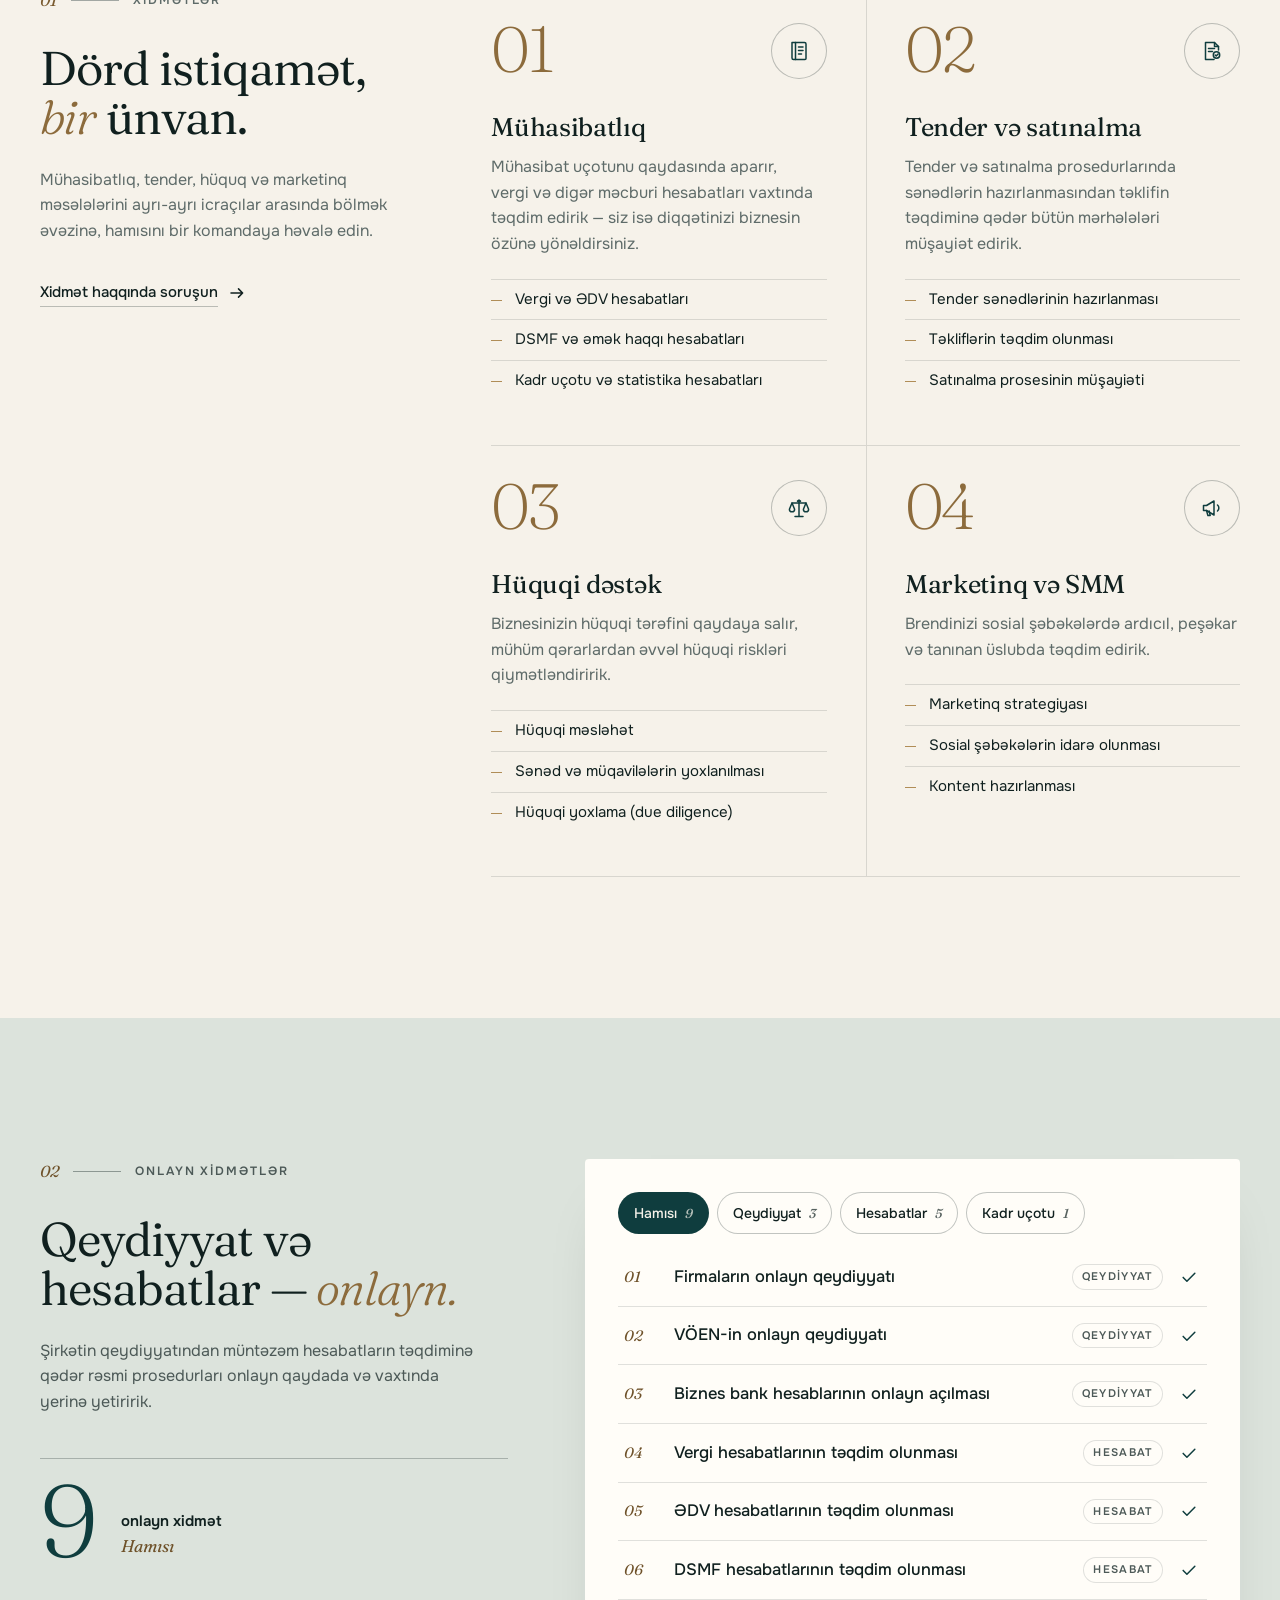
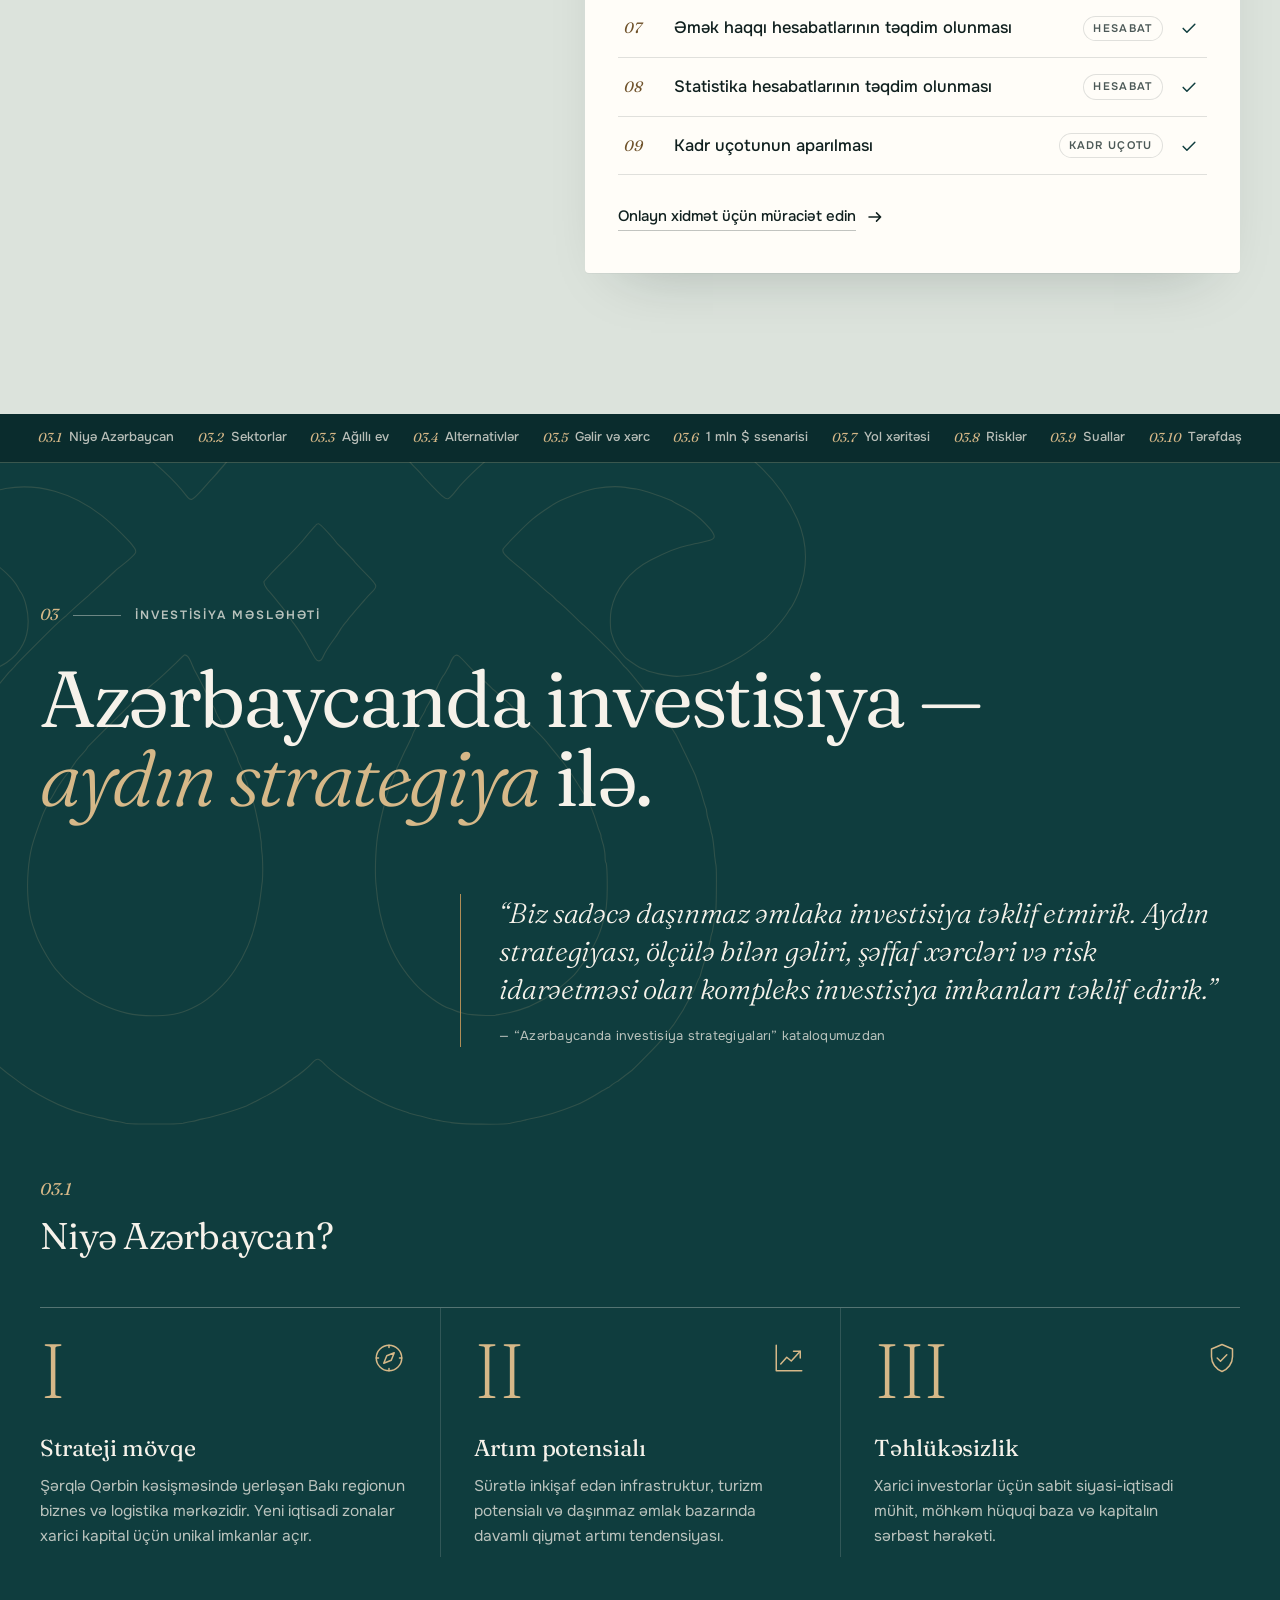
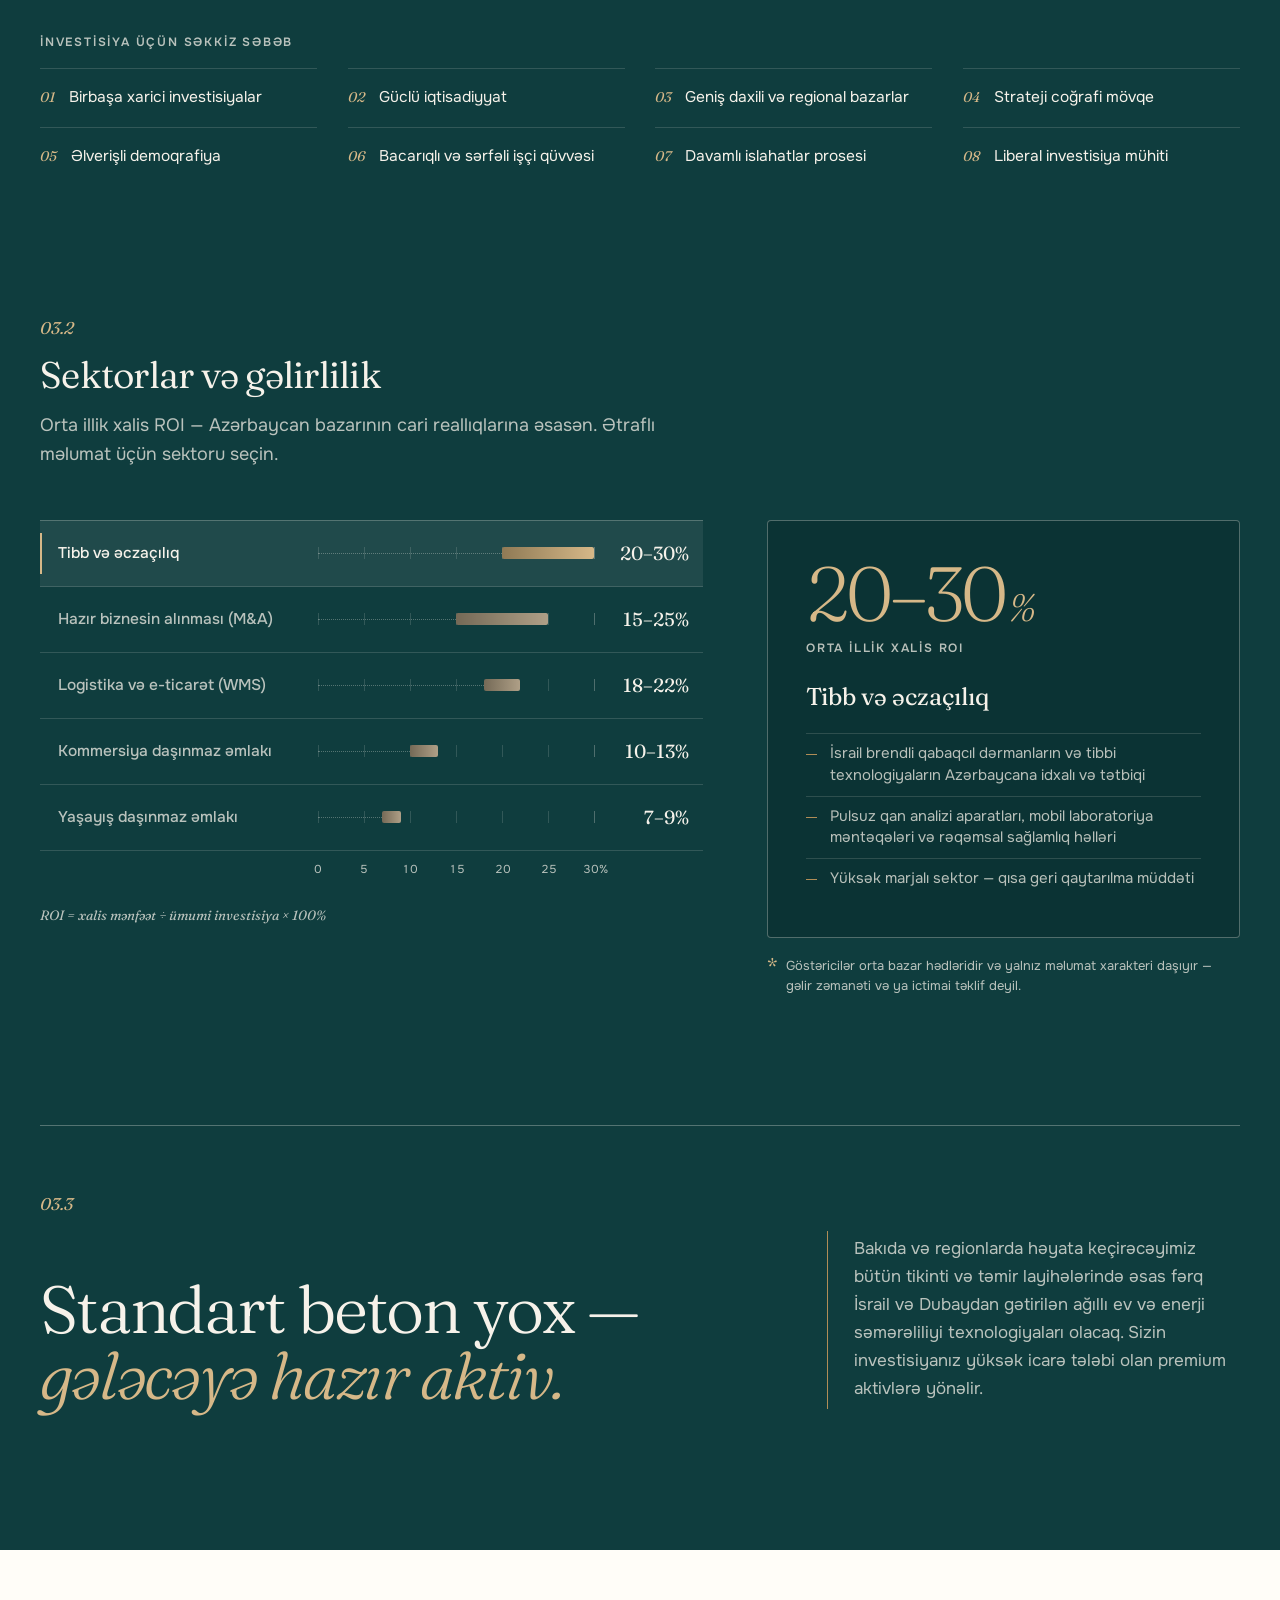
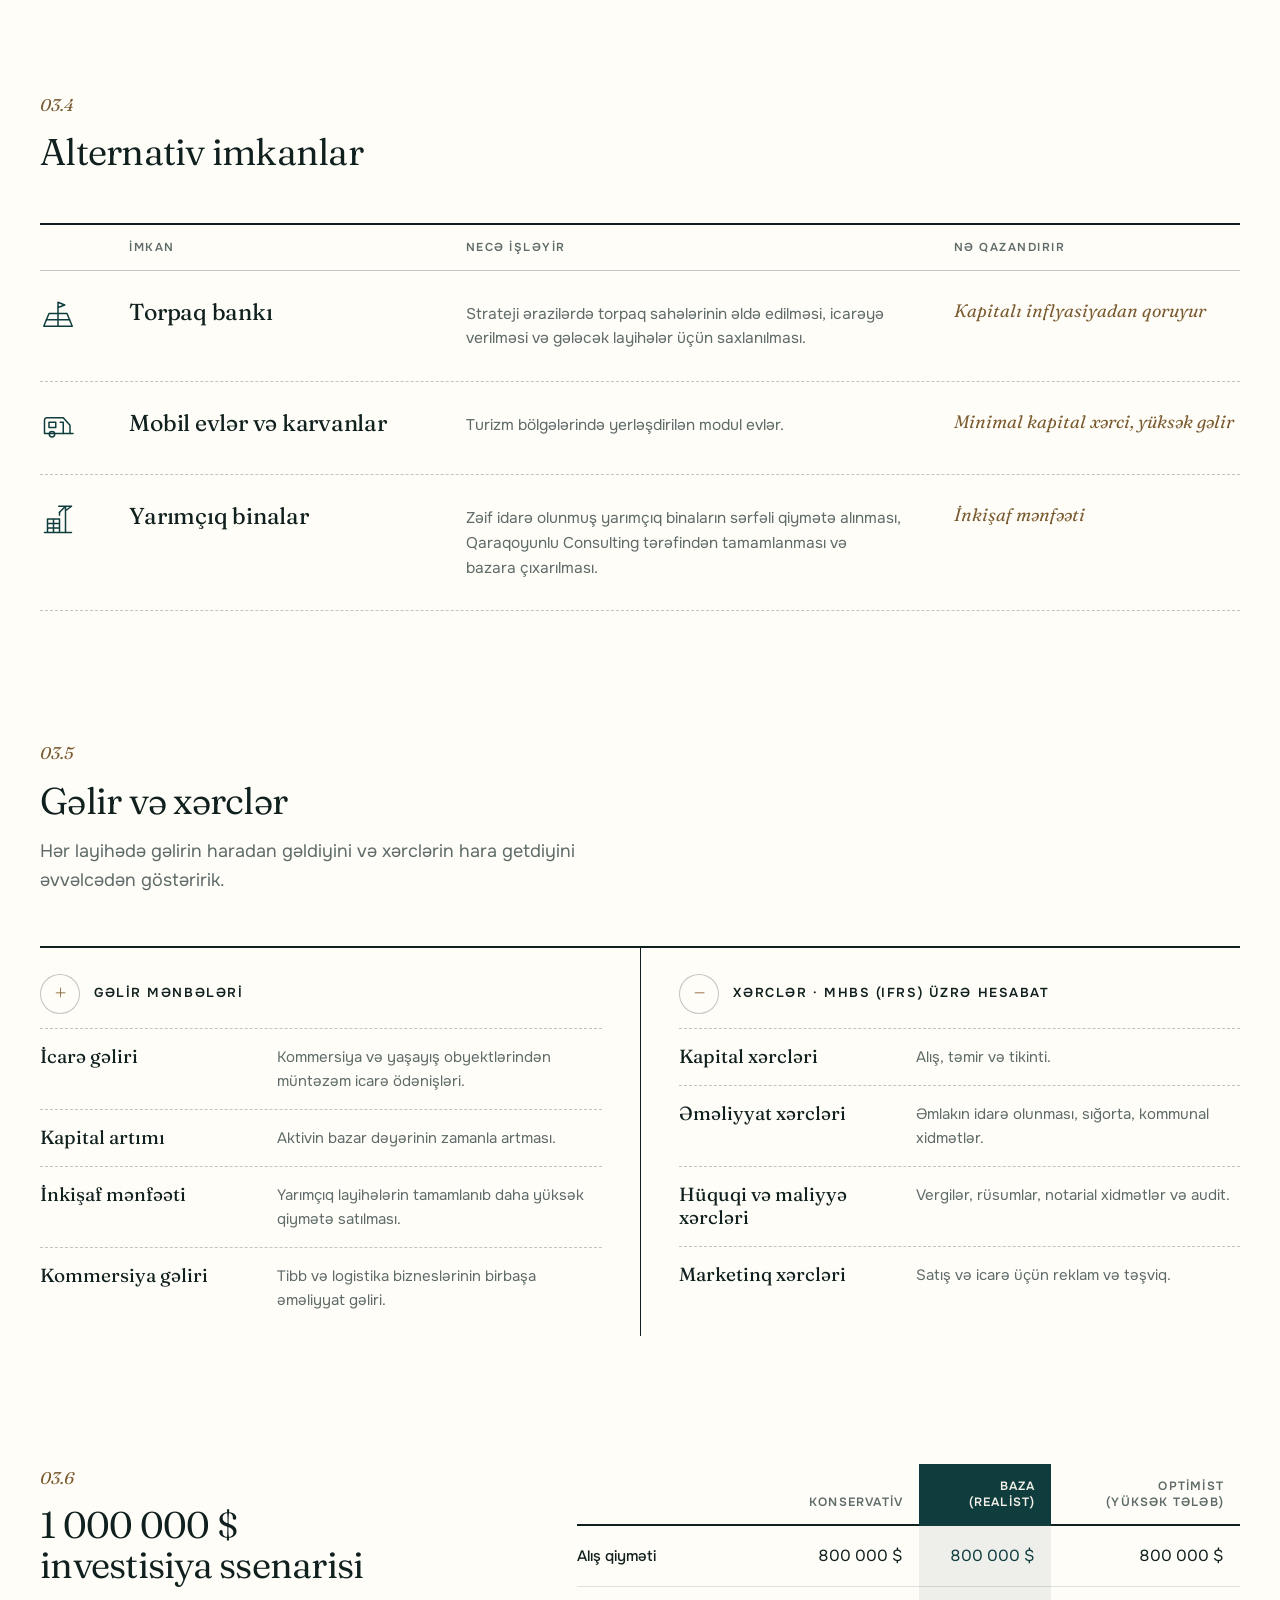
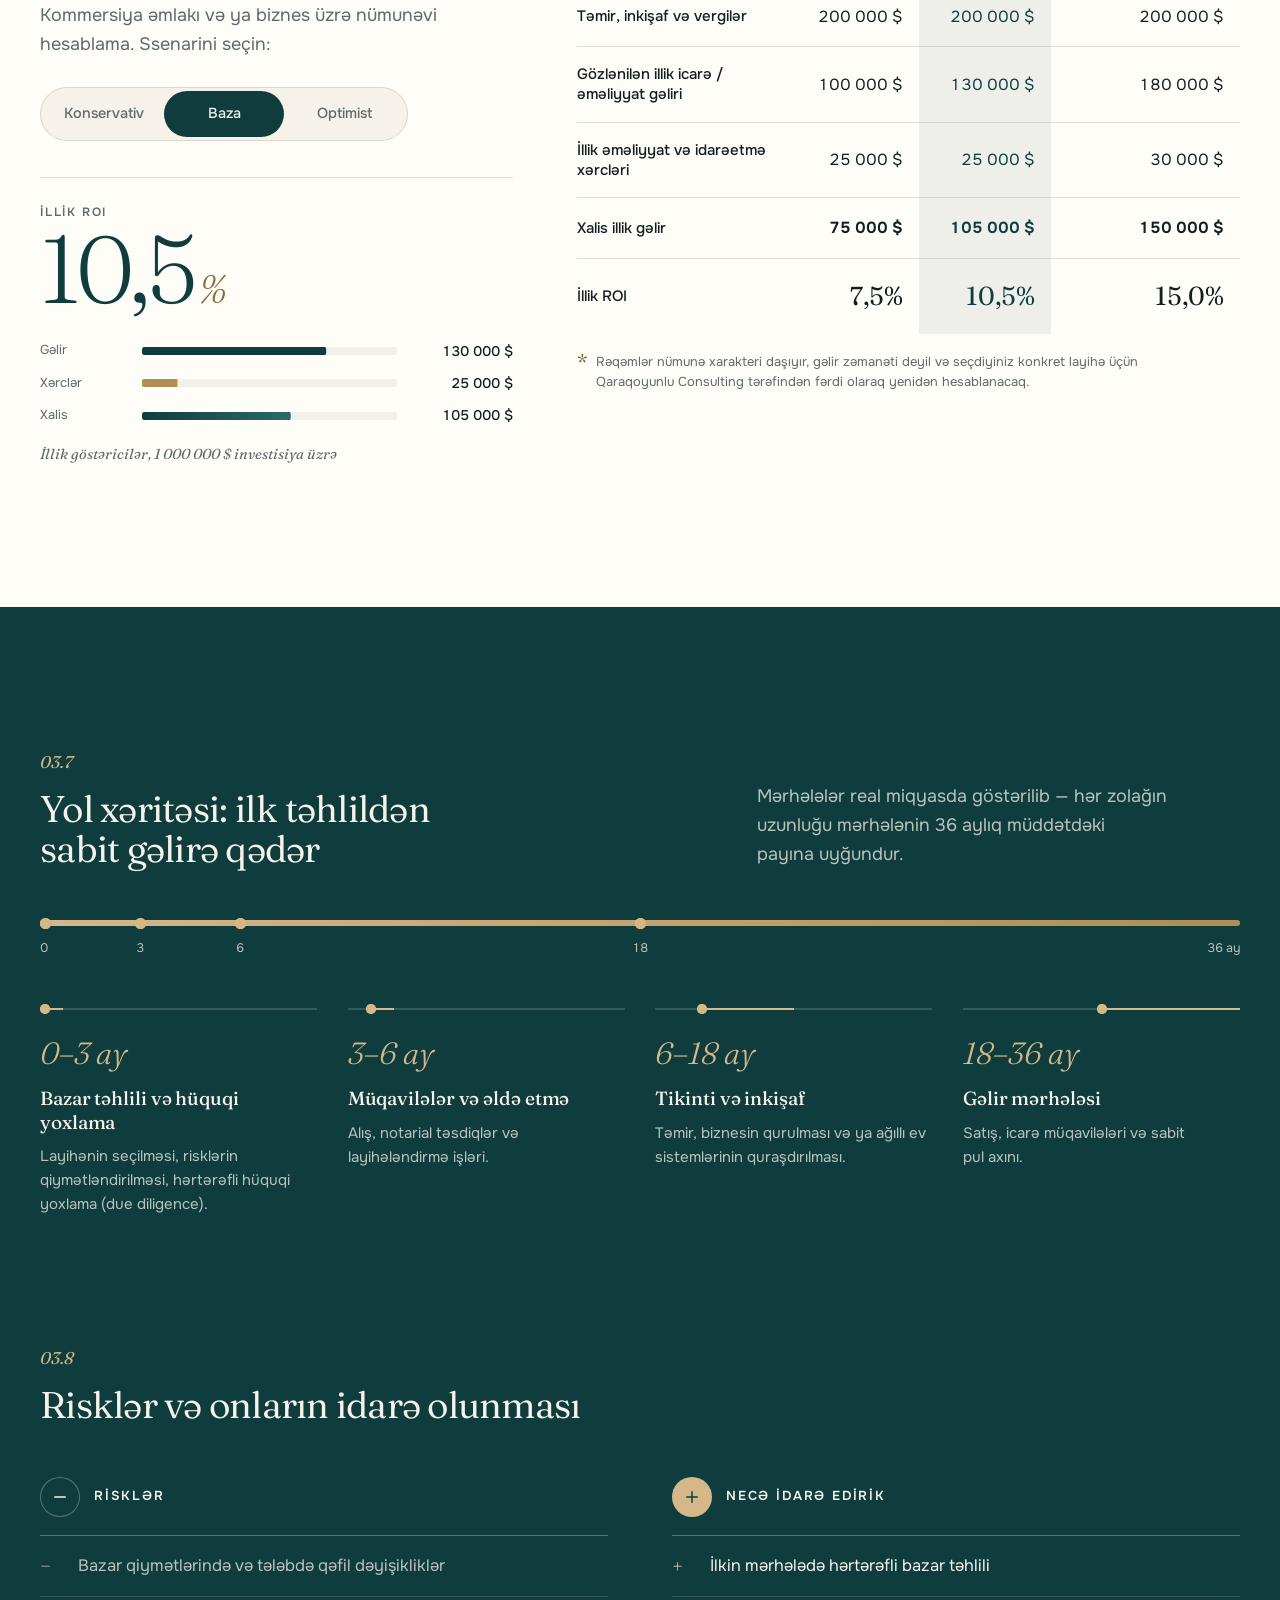
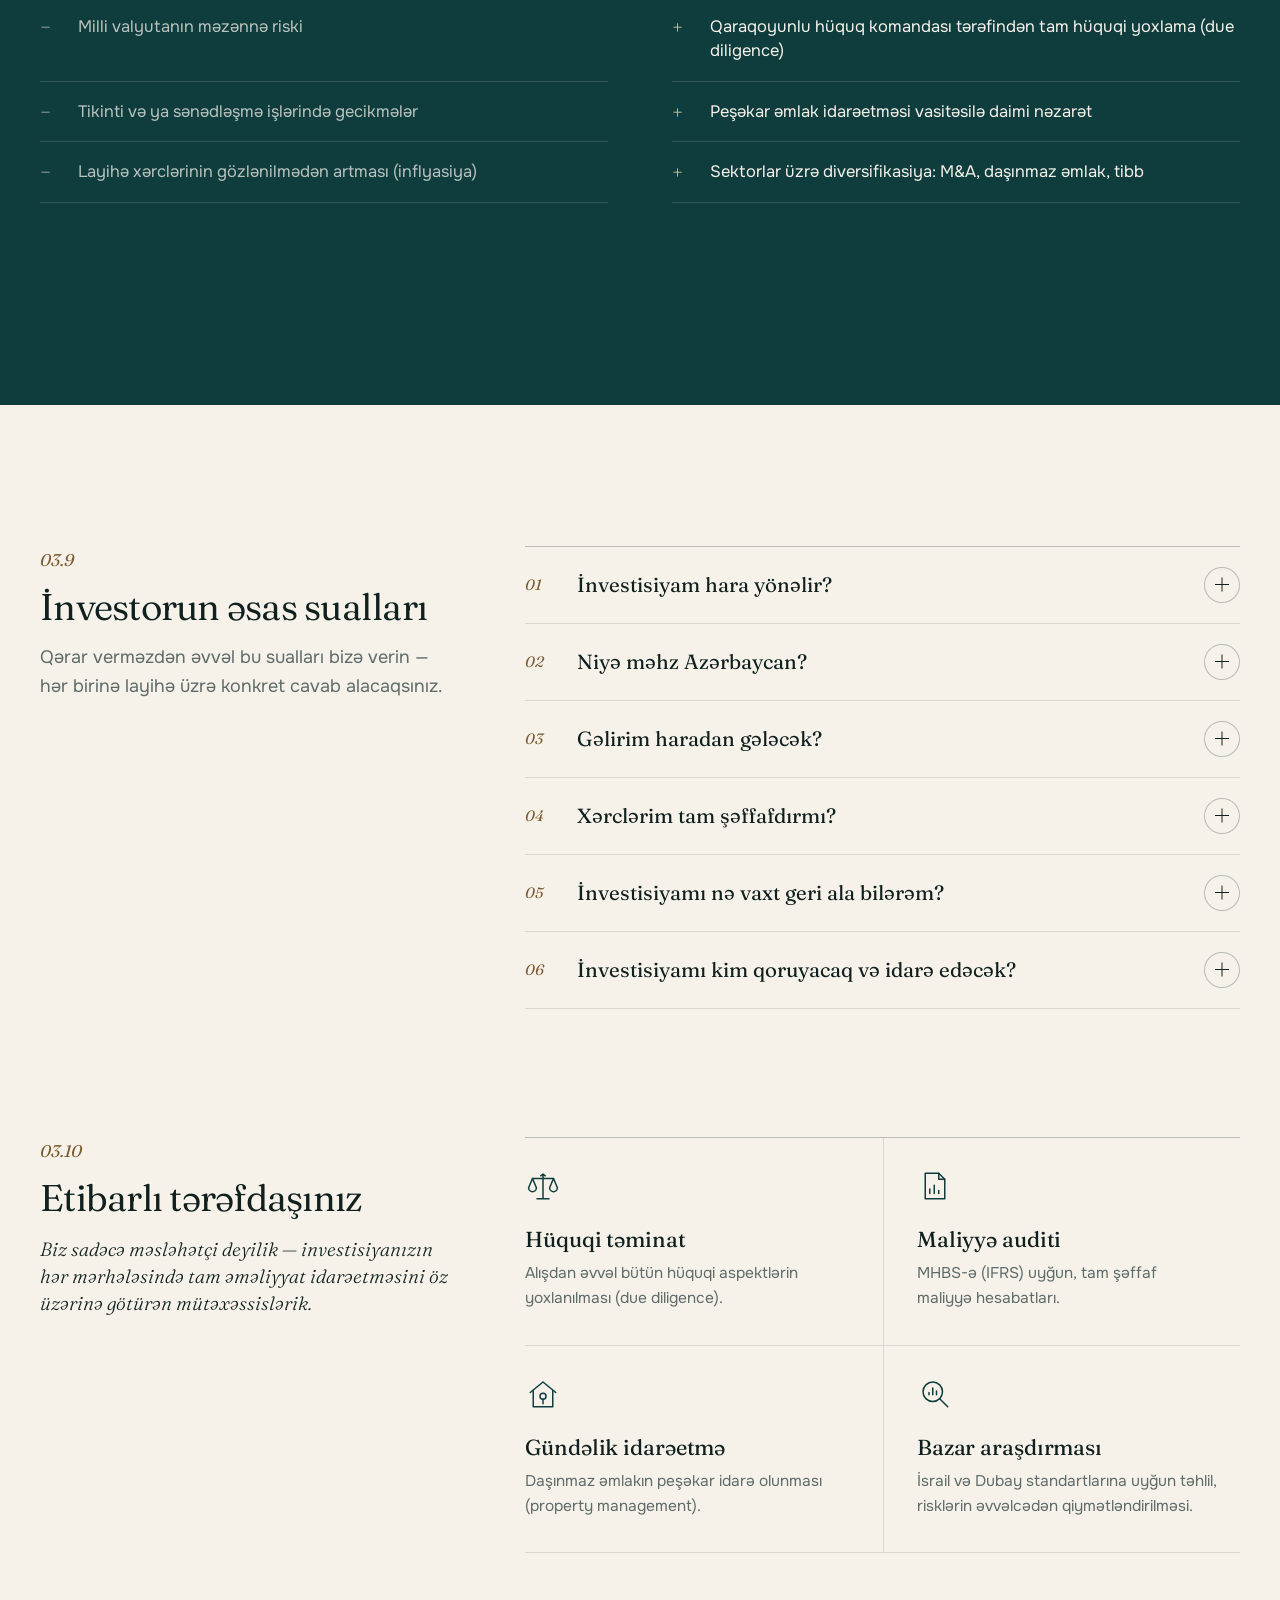
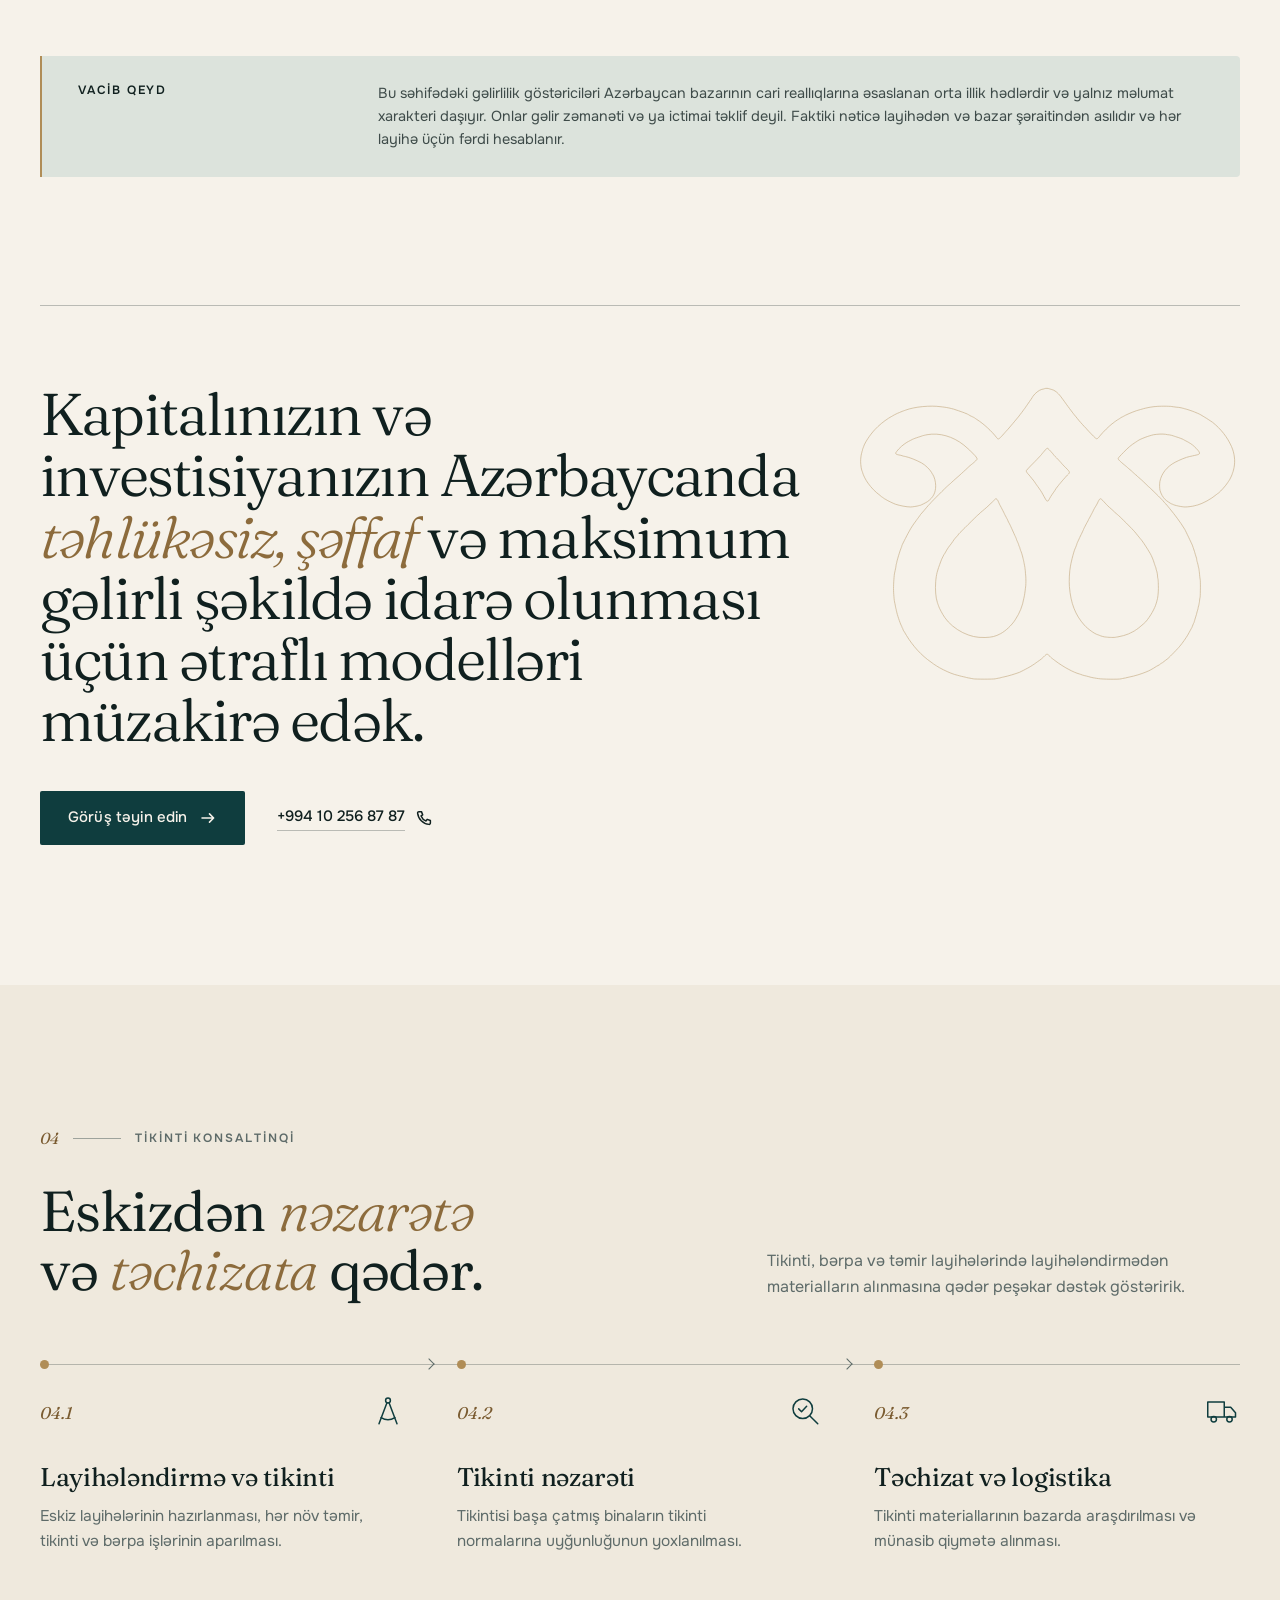
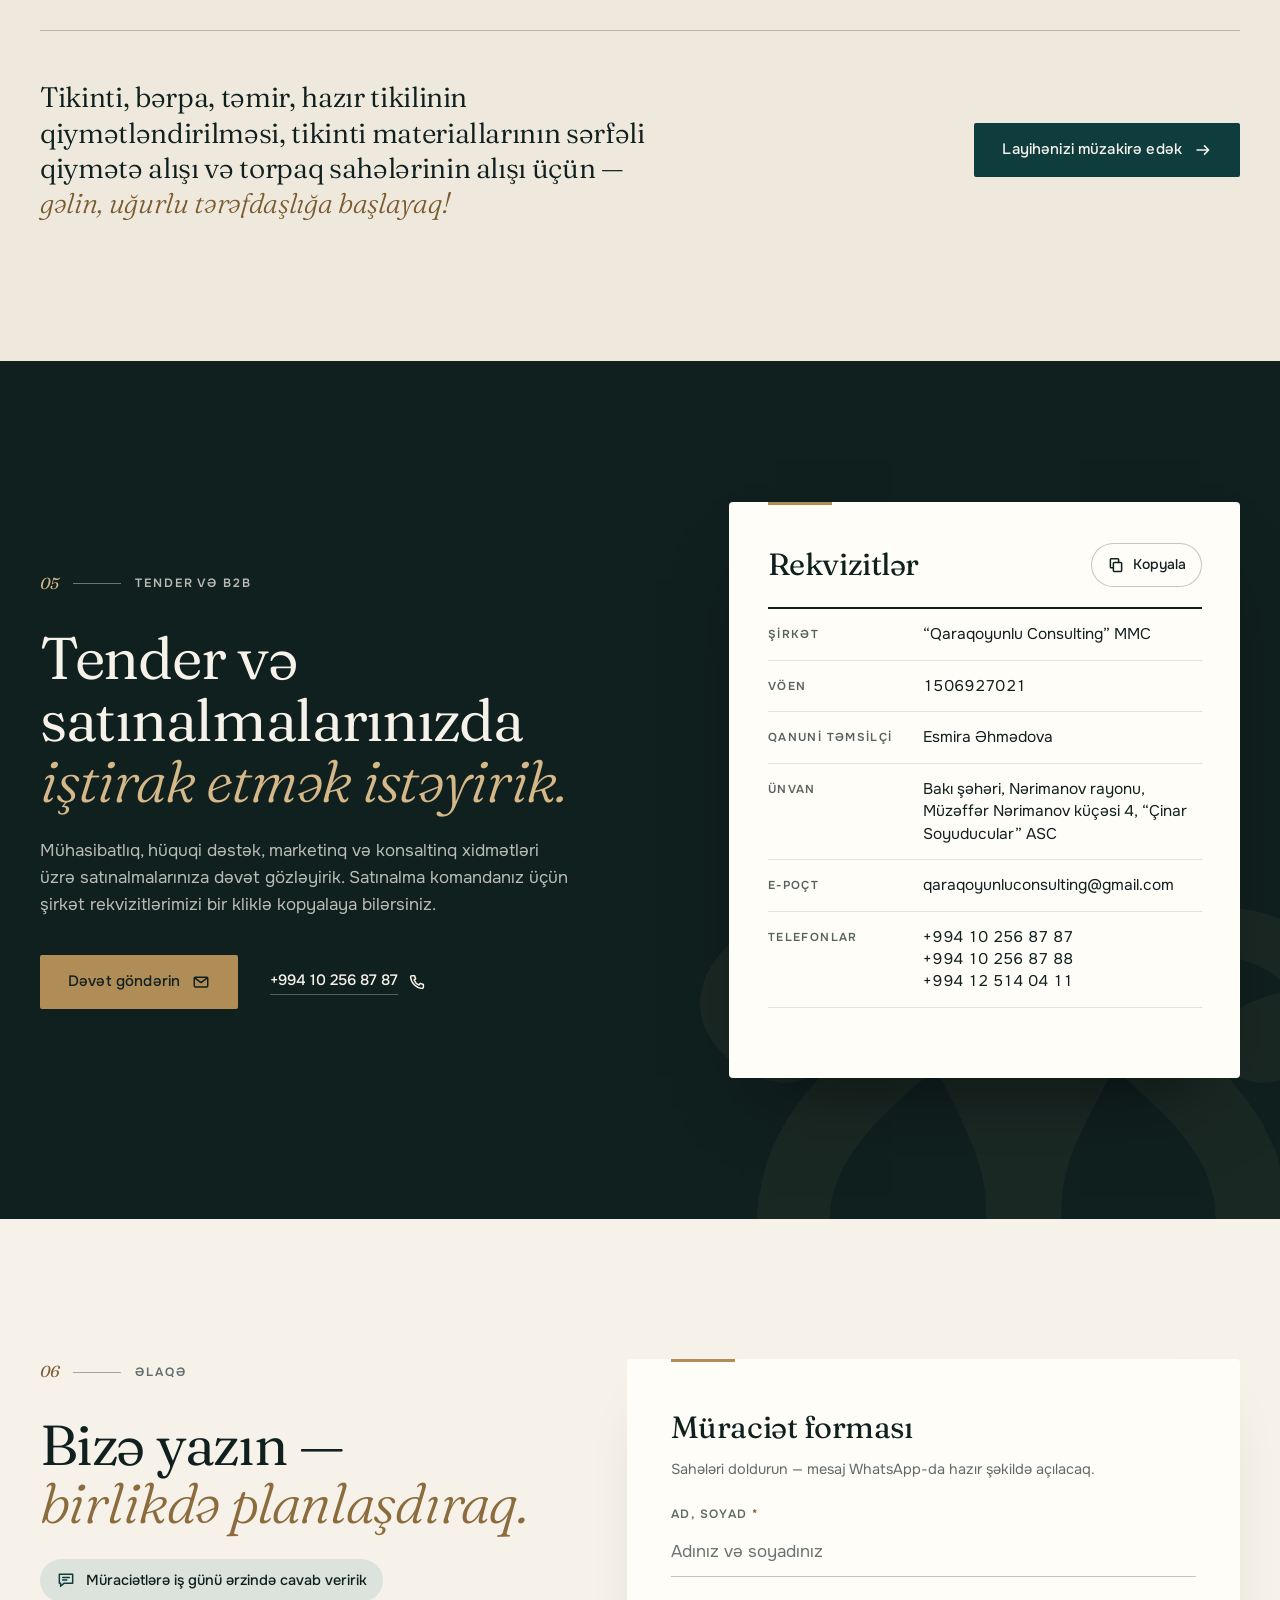
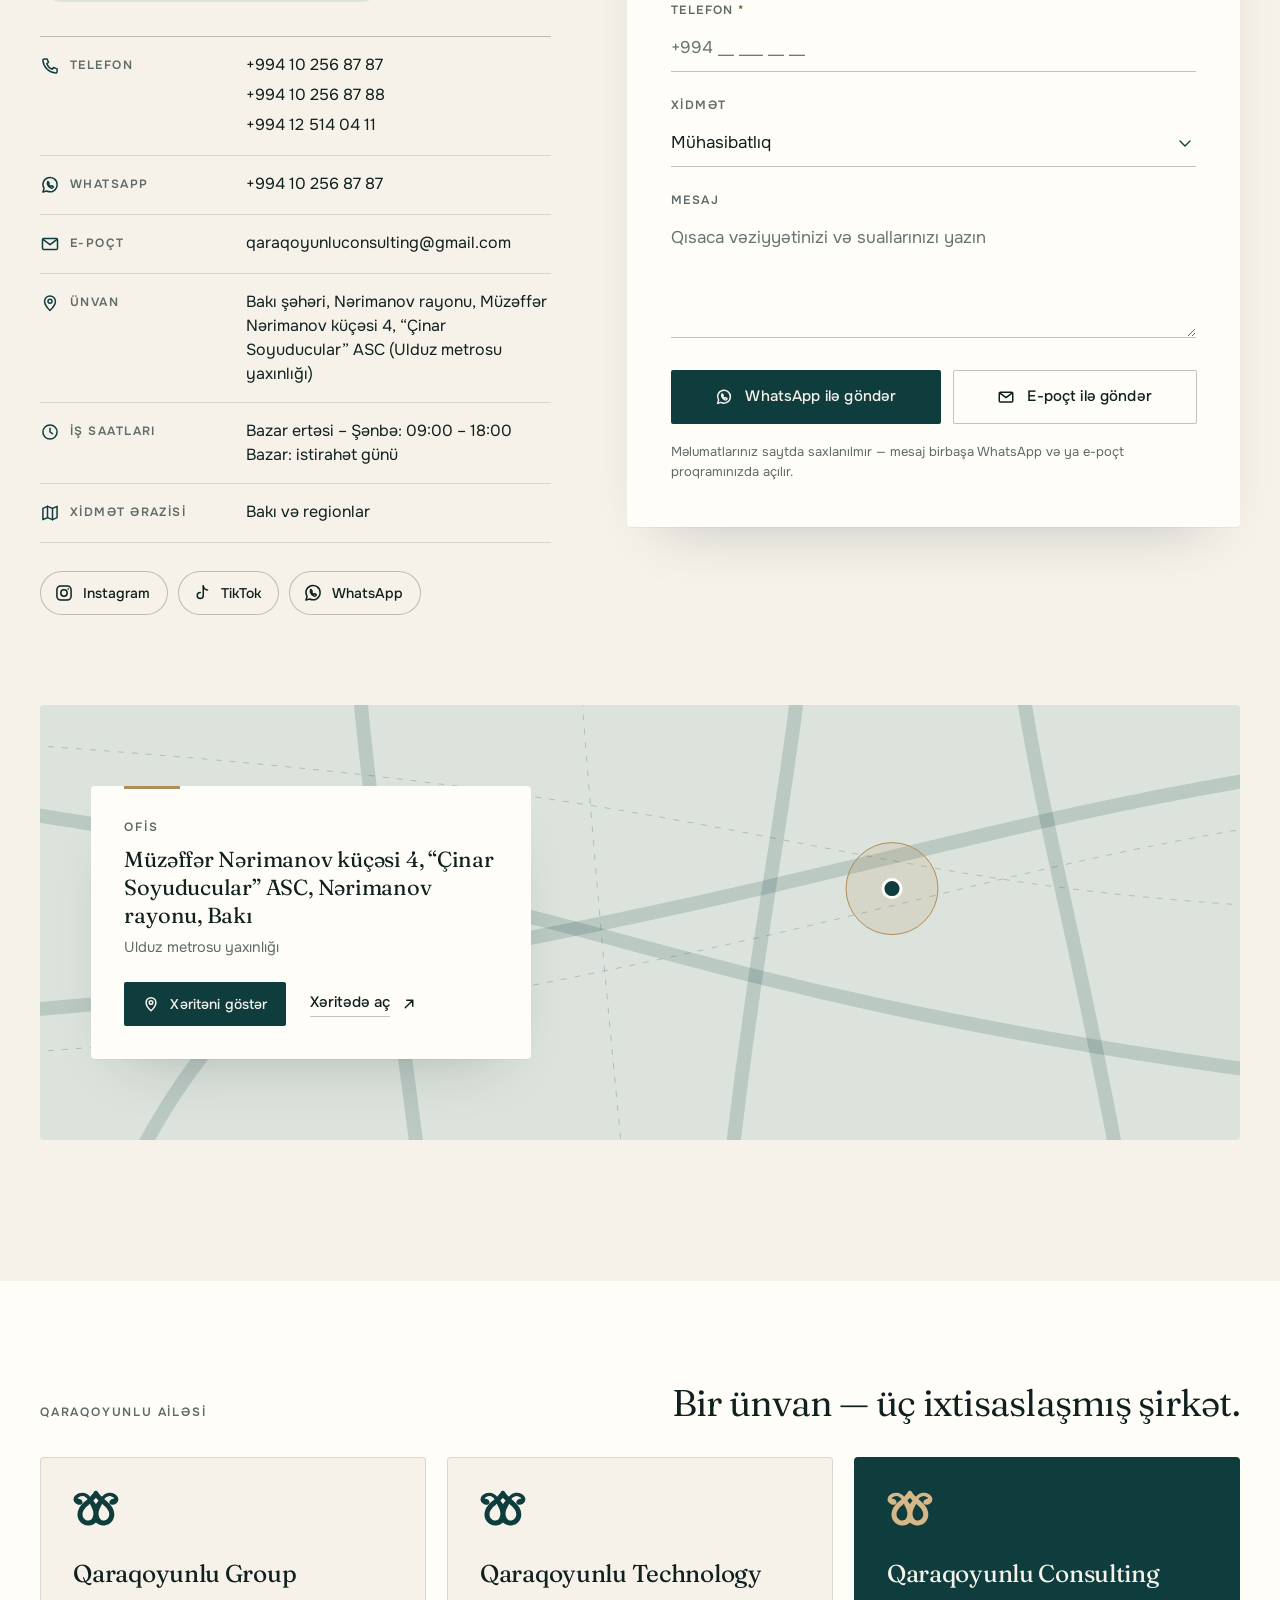
<file: consulting/index.html>
<!doctype html>
<html lang="az" data-site="consulting">
<head>
  <meta name="robots" content="noindex, nofollow">
  <meta charset="utf-8">
  <meta name="viewport" content="width=device-width, initial-scale=1, viewport-fit=cover">
  <title data-i18n="meta.title">Qaraqoyunlu Consulting — mühasibatlıq, tender, hüquqi dəstək və investisiya | Bakı</title>
  <meta name="description" content="Qaraqoyunlu Consulting MMC: mühasibatlıq, tender və satınalma, hüquqi dəstək, marketinq və SMM, onlayn qeydiyyat və hesabatlar, Azərbaycanda investisiya strategiyaları. Bakı, Nərimanov rayonu." data-i18n-attr="content:meta.desc">
  <link rel="canonical" href="https://qaraqoyunluconsulting.az/">
  <link rel="alternate" hreflang="az" href="https://qaraqoyunluconsulting.az/">
  <link rel="alternate" hreflang="en" href="https://qaraqoyunluconsulting.az/?lang=en">
  <link rel="alternate" hreflang="ru" href="https://qaraqoyunluconsulting.az/?lang=ru">
  <link rel="alternate" hreflang="x-default" href="https://qaraqoyunluconsulting.az/">
  <meta name="theme-color" content="#F6F2EA">
  <link rel="icon" href="favicon.svg" type="image/svg+xml">

  <!-- Open Graph -->
  <meta property="og:type" content="website">
  <meta property="og:site_name" content="Qaraqoyunlu Consulting">
  <meta property="og:title" content="Qaraqoyunlu Consulting — dəqiq hesab, möhkəm hüquqi zəmin, düşünülmüş investisiya" data-i18n-attr="content:meta.og.title">
  <meta property="og:description" content="Mühasibatlıq, tender və satınalma, hüquqi dəstək, SMM, onlayn qeydiyyat və Azərbaycanda investisiya məsləhəti — bir ünvanda." data-i18n-attr="content:meta.og.desc">
  <meta property="og:url" content="https://qaraqoyunluconsulting.az/">
  <!-- og-image.jpg is a generated typographic card (1200×630); replace if the client prefers another visual -->
  <meta property="og:image" content="https://qaraqoyunluconsulting.az/assets/img/og-image.jpg">
  <meta property="og:image:width" content="1200">
  <meta property="og:image:height" content="630">
  <meta property="og:locale" content="az_AZ">
  <meta property="og:locale:alternate" content="en_US">
  <meta property="og:locale:alternate" content="ru_RU">
  <meta name="twitter:card" content="summary_large_image">

  <!-- above-the-fold fonts: display (upright + italic for the headline emphasis) and body;
       the *-az-* files are ~4 KB subsets holding the Azerbaijani letters Ə ə İ Ğ ğ Ş ş -->
  <link rel="preload" href="assets/fonts/fraunces-latin-wght-normal.woff2" as="font" type="font/woff2" crossorigin>
  <link rel="preload" href="assets/fonts/fraunces-az-wght-normal.woff2" as="font" type="font/woff2" crossorigin>
  <link rel="preload" href="assets/fonts/fraunces-latin-wght-italic.woff2" as="font" type="font/woff2" crossorigin>
  <link rel="preload" href="assets/fonts/fraunces-az-wght-italic.woff2" as="font" type="font/woff2" crossorigin>
  <link rel="preload" href="assets/fonts/onest-latin-wght-normal.woff2" as="font" type="font/woff2" crossorigin>
  <link rel="preload" href="assets/fonts/onest-az-wght-normal.woff2" as="font" type="font/woff2" crossorigin>
  <link rel="stylesheet" href="assets/css/fonts.css">
  <link rel="stylesheet" href="assets/css/base.css">
  <link rel="stylesheet" href="assets/css/style.css">
  <!-- hides reveal targets before first paint (core.js adds the same class);
       if core.js never arrives, the class is removed again so no content stays hidden.
       An English visit (?lang=en, or English chosen earlier) gets lang="en" before the page is
       laid out: switching it later makes the browser re-shape and re-lay out every line. -->
  <script>(function(d){d.classList.add('js');try{var l=new URLSearchParams(location.search).get('lang');if(l!=='az'&&l!=='en'&&l!=='ru')l=localStorage.getItem('qq-lang');if(l==='en'||l==='ru')d.setAttribute('lang',l);}catch(e){}setTimeout(function(){if(!window.QQ){d.classList.remove('js');d.setAttribute('lang','az');}},2500);})(document.documentElement);</script>

  <!-- TODO(client): placeholder — openingHours, areaServed and the TikTok URL in sameAs are approved placeholders; confirm. -->
  <script type="application/ld+json">
  {
    "@context": "https://schema.org",
    "@type": "ProfessionalService",
    "@id": "https://qaraqoyunluconsulting.az/#company",
    "name": "Qaraqoyunlu Consulting",
    "legalName": "\"Qaraqoyunlu Consulting\" MMC",
    "url": "https://qaraqoyunluconsulting.az/",
    "logo": "https://qaraqoyunluconsulting.az/assets/img/logo-mark.svg",
    "image": "https://qaraqoyunluconsulting.az/assets/img/og-image.jpg",
    "description": "Mühasibatlıq, tender və satınalma, hüquqi dəstək, marketinq və SMM, onlayn qeydiyyat və hesabatlar, Azərbaycanda investisiya məsləhəti.",
    "taxID": "1506927021",
    "email": "qaraqoyunluconsulting@gmail.com",
    "telephone": ["+994102568787", "+994102568788", "+994125140411"],
    "openingHours": "Mo-Sa 09:00-18:00",
    "areaServed": "Bakı və regionlar",
    "address": {
      "@type": "PostalAddress",
      "streetAddress": "Müzəffər Nərimanov küçəsi 4, \"Çinar Soyuducular\" ASC",
      "addressLocality": "Bakı",
      "addressRegion": "Nərimanov rayonu",
      "addressCountry": "AZ"
    },
    "sameAs": [
      "https://www.instagram.com/qaraqoyunluconsulting/",
      "https://www.tiktok.com/@qaraqoyunluconsulting"
    ]
  }
  </script>
</head>
<body>
<!-- Logo symbol: reuse anywhere with an svg (viewBox 0 0 1812 1422) containing use href="#qq-mark" -->
<svg xmlns="http://www.w3.org/2000/svg" style="display:none" aria-hidden="true"><symbol id="qq-mark" viewBox="0 0 1812 1422"><path fill-rule="evenodd" d="M889 27C886 28,881 30,877 30C863 34,846 47,834 64C832 69,823 81,810 100C809 102,804 108,801 113C798 118,794 123,793 124C790 129,776 147,766 160C748 182,709 228,708 228C708 228,701 236,692 246C673 267,671 268,663 257C642 229,602 192,570 172C566 169,561 166,560 165C557 163,557 163,538 154C532 150,527 147,526 147C526 146,523 145,519 144C515 142,509 140,504 138C496 135,475 128,460 123C449 120,427 115,416 114C412 113,405 113,401 112C351 105,276 112,234 128C231 129,226 131,223 132C217 134,208 138,196 143C189 146,172 155,166 159C163 160,158 164,154 166C132 180,106 201,88 221C65 246,42 281,36 300C35 303,34 306,33 308C32 310,30 315,30 319C29 322,27 327,27 330C25 334,24 344,22 360C21 373,23 397,27 411C29 415,30 420,31 422C34 435,47 460,57 473C70 492,93 516,113 530C116 533,120 536,121 537C126 540,134 546,134 546C135 546,138 548,141 550C150 556,174 567,186 572C208 579,238 585,257 585C266 585,290 581,296 579C298 578,302 577,304 577C309 575,330 565,337 560C364 541,376 518,376 485C376 466,370 444,363 433C362 432,359 427,357 423C350 409,326 386,309 377C283 363,252 351,233 347C230 347,226 345,223 345C221 344,215 342,210 341C186 337,183 334,192 323C204 307,222 291,240 280C247 276,270 264,271 264C272 264,275 263,278 261C282 260,290 257,296 255C303 253,311 250,314 249C317 248,326 246,335 244C394 234,456 251,509 293C527 307,546 326,561 342C570 353,572 356,571 360C570 363,555 377,538 390C535 393,529 398,525 402C518 409,500 425,486 438C464 457,454 466,445 475C440 479,433 485,431 487C426 491,357 560,354 564C353 566,347 572,341 578C332 589,310 615,305 620C304 622,300 627,296 633C292 638,288 644,287 645C286 646,284 649,283 651C276 659,256 689,252 698C247 706,219 761,217 766C217 768,215 773,214 776C208 789,192 843,192 848C192 849,191 852,190 855C190 858,188 864,188 869C186 880,183 892,182 897C180 905,177 946,177 970C177 989,180 1029,183 1038C183 1039,185 1046,186 1053C187 1060,189 1068,190 1070C190 1072,191 1077,192 1080C194 1091,207 1131,213 1143C215 1147,217 1151,217 1152C217 1153,218 1155,220 1158C221 1160,222 1163,222 1164C222 1164,223 1167,225 1170C227 1173,230 1177,231 1179C232 1181,235 1186,238 1191C269 1242,308 1285,354 1317C357 1319,362 1323,366 1326C370 1328,376 1333,380 1335C383 1337,390 1341,395 1344C416 1356,445 1369,464 1375C486 1381,496 1384,506 1386C512 1387,519 1389,522 1390C526 1391,533 1392,538 1393C543 1394,550 1395,553 1396C563 1398,647 1398,657 1396C661 1395,667 1394,672 1393C676 1393,682 1391,685 1390C688 1389,694 1388,698 1387C714 1384,754 1372,772 1365C779 1362,801 1350,809 1346C827 1336,841 1327,850 1320C853 1318,856 1316,857 1315C867 1309,885 1294,892 1286C901 1277,903 1278,915 1290C919 1295,923 1298,943 1313C979 1340,1027 1366,1054 1373C1057 1374,1064 1376,1068 1378C1073 1379,1082 1382,1088 1383C1094 1385,1103 1387,1110 1389C1116 1390,1123 1392,1126 1392C1130 1393,1138 1394,1144 1395C1160 1398,1240 1399,1251 1396C1254 1395,1260 1394,1265 1393C1269 1393,1275 1391,1279 1390C1283 1389,1288 1388,1292 1387C1314 1383,1346 1373,1368 1364C1386 1357,1396 1351,1418 1337C1423 1335,1428 1331,1430 1331C1431 1330,1434 1328,1436 1326C1439 1324,1443 1321,1446 1320C1455 1313,1464 1306,1472 1300C1481 1292,1520 1252,1528 1242C1540 1228,1558 1202,1565 1190C1574 1174,1583 1157,1585 1154C1588 1146,1592 1136,1593 1134C1594 1134,1596 1128,1598 1120C1600 1113,1603 1104,1604 1100C1606 1096,1607 1090,1608 1086C1609 1083,1610 1077,1612 1072C1613 1068,1615 1062,1615 1058C1616 1054,1617 1050,1618 1048C1618 1045,1620 1038,1621 1030C1621 1023,1623 1014,1624 1010C1625 1000,1626 932,1624 926C1623 923,1623 917,1622 912C1620 888,1618 876,1617 872C1616 870,1615 866,1615 863C1614 860,1613 853,1611 847C1609 841,1608 836,1608 835C1608 833,1607 830,1607 827C1602 813,1599 801,1597 794C1594 786,1593 782,1587 765C1583 756,1556 699,1551 690C1528 653,1506 624,1479 591C1471 581,1462 570,1459 568C1457 566,1452 560,1448 555C1439 545,1393 500,1384 492C1381 490,1374 483,1368 477C1362 471,1353 463,1348 458C1343 454,1338 449,1336 448C1335 447,1330 442,1326 438C1321 434,1316 430,1314 428C1313 427,1306 421,1299 414C1291 408,1281 399,1277 395C1272 391,1262 383,1254 376C1239 363,1236 359,1238 354C1239 352,1249 341,1262 328C1286 303,1297 294,1320 279C1323 277,1328 274,1329 273C1344 263,1382 249,1405 244C1423 241,1447 240,1460 242C1466 243,1475 245,1480 245C1486 246,1493 248,1496 249C1499 250,1507 253,1514 255C1527 259,1539 264,1544 266C1545 267,1550 270,1556 273C1568 279,1569 280,1579 286C1591 294,1601 303,1614 318C1625 332,1624 336,1606 340C1601 341,1593 343,1588 344C1583 345,1577 347,1574 347C1558 350,1527 363,1506 374C1467 394,1441 428,1434 465C1432 477,1432 499,1435 508C1439 523,1448 539,1459 550C1464 555,1485 569,1490 571C1492 571,1495 573,1496 573C1500 577,1539 585,1553 585C1563 585,1590 582,1599 579C1603 578,1608 576,1611 576C1638 568,1675 548,1700 527C1704 524,1708 520,1711 519C1722 510,1745 484,1754 470C1756 467,1759 462,1760 461C1764 456,1776 431,1776 427C1777 425,1778 421,1779 419C1780 417,1782 407,1784 399C1790 366,1786 332,1772 300C1752 255,1722 217,1682 185C1677 182,1651 164,1646 162C1645 161,1641 158,1638 157C1621 146,1619 146,1598 137C1586 132,1556 122,1549 121C1547 120,1541 119,1534 117C1528 116,1518 114,1511 114C1504 113,1495 112,1490 111C1479 109,1427 109,1415 111C1410 111,1402 112,1397 113C1387 114,1369 118,1357 121C1354 122,1347 124,1343 125C1319 131,1293 142,1272 152C1265 156,1257 160,1255 161C1252 162,1249 164,1248 165C1247 166,1241 170,1234 174C1228 178,1221 183,1218 185C1216 187,1211 191,1208 193C1195 203,1166 231,1154 246C1139 265,1137 266,1129 259C1121 252,1097 227,1092 221C1089 217,1082 210,1077 205C1068 195,1053 179,1044 167C1041 163,1034 155,1030 150C1022 140,992 100,984 88C972 72,961 56,955 51C946 41,932 32,924 31C922 30,917 29,914 28C907 25,896 24,889 27M898 311C894 315,883 328,878 334C872 342,853 362,828 387C814 401,805 412,804 413C803 418,805 420,810 427C813 430,819 437,823 442C827 447,833 455,836 458C839 462,845 469,848 475C852 480,856 487,858 489C869 504,875 513,882 526C898 555,899 557,903 557C907 557,909 555,911 550C913 545,924 527,933 515C936 511,941 503,944 498C947 494,952 487,955 484C957 481,961 476,963 474C965 472,969 466,973 462C977 458,983 450,987 446C991 441,996 436,998 434C1011 422,1011 421,990 400C980 390,969 379,966 374C962 370,953 360,946 353C938 346,931 337,929 334C915 318,906 308,903 308C901 308,899 309,898 311M644 561C626 578,618 586,606 596C601 600,593 607,588 611C583 616,577 622,574 624C566 631,492 705,485 712C483 716,478 722,474 726C470 730,465 736,462 740C460 744,454 752,449 759C438 773,434 778,426 792C422 799,418 807,415 810C410 820,403 833,401 840C383 888,379 902,376 938C373 973,376 1012,384 1036C386 1042,389 1050,390 1053C393 1063,407 1089,419 1107C438 1135,470 1161,504 1178C540 1195,568 1202,609 1201C641 1200,658 1196,682 1183C705 1171,735 1143,751 1118C773 1085,786 1051,792 1016C793 1013,794 1006,795 1002C796 997,797 988,798 981C799 974,800 963,801 957C802 943,802 929,801 911C800 903,799 892,799 886C798 881,797 873,797 870C792 843,790 835,788 826C785 814,780 796,777 791C777 790,775 785,774 782C774 778,772 775,771 773C771 772,769 769,768 765C768 762,764 754,761 747C758 741,756 735,756 734C756 734,755 731,754 729C751 723,734 685,728 672C726 668,723 661,720 657C718 652,715 647,715 645C714 643,711 638,709 634C707 630,704 625,703 623C702 620,686 588,677 572C675 567,672 561,671 558C668 551,663 546,660 546C659 546,652 553,644 561M1149 549C1148 550,1143 558,1140 566C1136 573,1132 581,1131 582C1129 584,1121 599,1117 608C1116 610,1111 619,1107 627C1103 635,1098 643,1097 645C1097 647,1094 652,1091 657C1087 664,1074 689,1074 690C1074 691,1069 702,1059 722C1050 742,1043 756,1043 757C1043 759,1036 777,1035 779C1030 787,1017 836,1012 864C1007 888,1005 934,1007 960C1013 1039,1035 1095,1077 1142C1093 1160,1126 1184,1141 1188C1144 1189,1147 1190,1149 1191C1155 1194,1173 1199,1181 1199C1196 1201,1220 1201,1224 1200C1226 1199,1232 1199,1236 1198C1254 1195,1271 1190,1286 1184C1298 1178,1315 1170,1318 1167C1320 1166,1323 1164,1324 1163C1331 1159,1359 1135,1367 1127C1389 1101,1410 1064,1417 1039C1418 1035,1420 1030,1420 1028C1424 1017,1427 990,1427 969C1427 954,1426 928,1425 924C1424 923,1423 917,1423 911C1423 905,1421 896,1420 891C1418 886,1417 880,1416 878C1416 875,1415 871,1414 869C1413 867,1410 859,1408 852C1403 835,1395 816,1388 804C1372 777,1360 759,1350 745C1347 741,1343 736,1341 734C1339 731,1333 724,1328 718C1324 713,1318 705,1315 702C1310 695,1242 627,1234 621C1231 619,1225 613,1220 609C1216 605,1209 598,1204 594C1191 583,1184 576,1176 567C1157 546,1154 543,1149 549"/></symbol></svg>

<!-- Line icons: 24×24, drawn for this site (one sprite, used via <use>). Strokes do not scale
     (vector-effect in style.css), so every icon has the same 1.5px line at any size. -->
<svg class="icon-sprite" xmlns="http://www.w3.org/2000/svg" style="display:none" aria-hidden="true">
  <!-- interface -->
  <symbol id="i-arrow" viewBox="0 0 24 24"><path d="M4 12h15.5M14 6.5l5.5 5.5-5.5 5.5"/></symbol>
  <symbol id="i-arrow-ur" viewBox="0 0 24 24"><path d="M7 17 17 7M9 7h8v8"/></symbol>
  <symbol id="i-phone" viewBox="0 0 24 24"><path d="M5.2 3.5h3.4l1.6 4.3-2.1 1.4a11.6 11.6 0 0 0 6.7 6.7l1.4-2.1 4.3 1.6v3.4a1.7 1.7 0 0 1-1.8 1.7C10.7 19.9 4.1 13.3 3.5 5.3a1.7 1.7 0 0 1 1.7-1.8Z"/></symbol>
  <symbol id="i-mail" viewBox="0 0 24 24"><rect x="3" y="5.5" width="18" height="13" rx="1.5"/><path d="m3.6 6.4 8.4 6.4 8.4-6.4"/></symbol>
  <symbol id="i-pin" viewBox="0 0 24 24"><path d="M12 21s-6.5-5.9-6.5-11a6.5 6.5 0 0 1 13 0c0 5.1-6.5 11-6.5 11Z"/><circle cx="12" cy="10" r="2.4"/></symbol>
  <symbol id="i-clock" viewBox="0 0 24 24"><circle cx="12" cy="12" r="8.5"/><path d="M12 7.5V12l3 2"/></symbol>
  <symbol id="i-area" viewBox="0 0 24 24"><path d="M3.5 6.5 9 4l6 2.5L20.5 4v13.5L15 20l-6-2.5-5.5 2.5z"/><path d="M9 4v13.5M15 6.5V20"/></symbol>
  <symbol id="i-reply" viewBox="0 0 24 24"><path d="M4 5h16v11H9.5l-4 3.5V16H4z"/><path d="M8 9h8M8 12h5"/></symbol>
  <symbol id="i-wa" viewBox="0 0 24 24"><path d="M20.5 11.7a8.5 8.5 0 0 1-12.4 7.5L3.5 20.5l1.4-4.4a8.5 8.5 0 1 1 15.6-4.4Z"/><path d="M9 8.2c.3-.4.7-.4 1-.1l.9 1.6c.1.3 0 .6-.2.8l-.5.5c.5 1.1 1.4 2 2.6 2.6l.5-.5c.2-.2.5-.3.8-.2l1.6.9c.3.2.4.6.1 1l-.5.6c-.5.5-1.2.7-1.9.4A8.2 8.2 0 0 1 8.9 11c-.3-.7-.1-1.4.4-1.9Z"/></symbol>
  <symbol id="i-ig" viewBox="0 0 24 24"><rect x="3.5" y="3.5" width="17" height="17" rx="4.5"/><circle cx="12" cy="12" r="3.8"/><path d="M17 6.9v.2"/></symbol>
  <symbol id="i-tiktok" viewBox="0 0 24 24"><path d="M13.5 3.5v11.4a3.6 3.6 0 1 1-3.6-3.6"/><path d="M13.5 3.5c.5 2.7 2.4 4.6 5.2 4.9"/></symbol>
  <symbol id="i-copy" viewBox="0 0 24 24"><rect x="8.5" y="8.5" width="11" height="12" rx="1.2"/><path d="M15.5 8.5v-4a1 1 0 0 0-1-1h-9a1 1 0 0 0-1 1v10a1 1 0 0 0 1 1h3"/></symbol>
  <symbol id="i-check" viewBox="0 0 24 24"><path d="m5 12.5 4.5 4.5L19 7.5"/></symbol>
  <symbol id="i-plus" viewBox="0 0 24 24"><path d="M12 5v14M5 12h14"/></symbol>
  <symbol id="i-minus" viewBox="0 0 24 24"><path d="M5 12h14"/></symbol>
  <!-- core services -->
  <symbol id="s-ledger" viewBox="0 0 24 24"><path d="M5 3.5h12.5A1.5 1.5 0 0 1 19 5v14.5a1 1 0 0 1-1 1H6.5A1.5 1.5 0 0 1 5 19z"/><path d="M8.5 3.5v17M11.5 8h4.5M11.5 11.5h4.5M11.5 15h3"/></symbol>
  <symbol id="s-tender" viewBox="0 0 24 24"><path d="M14 20.5H5.5v-17h9l4 4V11"/><path d="M14.5 3.5v4h4M8.5 9.5h6M8.5 12.5h4"/><circle cx="16.5" cy="16" r="3.2"/><path d="m15.2 16 1 1 1.9-2"/></symbol>
  <symbol id="s-legal" viewBox="0 0 24 24"><path d="M12 4v16M8 20.5h8M5 7h14M10.5 5.2 12 4l1.5 1.2"/><path d="m5 7-2.6 6.2a2.6 2.6 0 0 0 5.2 0z"/><path d="m19 7-2.6 6.2a2.6 2.6 0 0 0 5.2 0z"/></symbol>
  <symbol id="s-smm" viewBox="0 0 24 24"><path d="M3.5 9.5v5h3l7.5 4.5v-14L6.5 9.5z"/><path d="M17.5 9a4 4 0 0 1 0 6M6.5 14.5l1.4 5h2.3l-1-4.4"/></symbol>
  <!-- investment -->
  <symbol id="p-compass" viewBox="0 0 24 24"><circle cx="12" cy="12" r="8.5"/><path d="m15.5 8.5-2 5-5 2 2-5z"/><path d="M12 3.5V5M12 19v1.5M3.5 12H5M19 12h1.5"/></symbol>
  <symbol id="p-growth" viewBox="0 0 24 24"><path d="M3.5 20.5h17M3.5 20.5v-17"/><path d="m6.5 16 4-4.5 3 2.5 6-6.5"/><path d="M15 7.5h4.5V12"/></symbol>
  <symbol id="p-shield" viewBox="0 0 24 24"><path d="M12 3 19 6v5.2c0 4.4-3 8.2-7 9.8-4-1.6-7-5.4-7-9.8V6z"/><path d="m8.8 12 2.2 2.2 4.2-4.4"/></symbol>
  <symbol id="a-land" viewBox="0 0 24 24"><path d="M2.5 19.5 6 11h12l3.5 8.5z"/><path d="M12 11v8.5M4.3 15.2h15.4"/><path d="M12 11V3.5l4.5 1.8L12 7"/></symbol>
  <symbol id="a-caravan" viewBox="0 0 24 24"><path d="M3 17V8a1.5 1.5 0 0 1 1.5-1.5h11l4.5 5V17z"/><path d="M6 9.5h4.5v3.5H6zM13.5 9.5h2v7.5"/><circle cx="8" cy="17.5" r="1.8"/><path d="M20 17h2"/></symbol>
  <symbol id="a-crane" viewBox="0 0 24 24"><path d="M3 21h18M5 21v-9h8v9M5 15h8M5 18h8M9 12v9"/><path d="M17 21V3.5M12.5 3.5H21M17 3.5 13 7.5M17 6.5l4-3"/><path d="M13 7.5v2"/></symbol>
  <!-- construction consulting -->
  <symbol id="c-design" viewBox="0 0 24 24"><circle cx="12" cy="5" r="1.6"/><path d="m11.3 6.5-5.3 14M12.7 6.5l5.3 14"/><path d="M7.4 16.4a9 9 0 0 0 9.2 0"/></symbol>
  <symbol id="c-inspect" viewBox="0 0 24 24"><circle cx="10.5" cy="10.5" r="6.5"/><path d="m15.3 15.3 5.2 5.2"/><path d="m7.8 10.6 1.9 1.9 3.4-3.6"/></symbol>
  <symbol id="c-supply" viewBox="0 0 24 24"><path d="M2.5 6h11v10h-11zM13.5 9.5h4.3l3.2 3.6V16h-7.5"/><circle cx="6.5" cy="17.5" r="1.8"/><circle cx="17" cy="17.5" r="1.8"/></symbol>
  <!-- reliable partner -->
  <symbol id="t-audit" viewBox="0 0 24 24"><path d="M5.5 3.5h9l4 4v13h-13z"/><path d="M14.5 3.5v4h4"/><path d="M8.5 17v-3M11.5 17v-5.5M14.5 17v-2"/></symbol>
  <symbol id="t-manage" viewBox="0 0 24 24"><path d="M3.5 11 12 4l8.5 7"/><path d="M5.5 9.5v11h13v-11"/><circle cx="12" cy="13.5" r="2"/><path d="M12 15.5v3"/></symbol>
  <symbol id="t-research" viewBox="0 0 24 24"><circle cx="10.5" cy="10.5" r="6.5"/><path d="m15.3 15.3 5.2 5.2"/><path d="M8 12.5v-1.5M10.5 12.5V8M13 12.5v-2.5"/></symbol>
</svg>

<a class="skip-link" href="#main" data-i18n="a11y.skip">Məzmuna keç</a>
<div class="scroll-progress" aria-hidden="true"></div>

<!-- =============================================================== HEADER -->
<header class="site-header">
  <div class="container site-header__inner">
    <a class="brand" href="#top" aria-label="Qaraqoyunlu Consulting — səhifənin əvvəli" data-i18n-attr="aria-label:a11y.home">
      <svg class="brand__mark" viewBox="0 0 1812 1422" aria-hidden="true"><use href="#qq-mark"/></svg>
      <span class="brand__word" aria-hidden="true"><span class="brand__name">Qaraqoyunlu</span><span class="brand__sub">Consulting</span></span>
    </a>

    <nav class="site-nav" id="site-nav" aria-label="Əsas menyu" data-i18n-attr="aria-label:a11y.nav">
      <ul class="site-nav__list">
        <li><a href="#services"><span class="site-nav__n" aria-hidden="true">01</span><span data-i18n="nav.services">Xidmətlər</span></a></li>
        <li><a href="#online"><span class="site-nav__n" aria-hidden="true">02</span><span data-i18n="nav.online">Onlayn</span></a></li>
        <li><a href="#invest"><span class="site-nav__n" aria-hidden="true">03</span><span data-i18n="nav.invest">İnvestisiya</span></a></li>
        <li><a href="#construction"><span class="site-nav__n" aria-hidden="true">04</span><span data-i18n="nav.construction">Tikinti</span></a></li>
        <li><a href="#tender"><span class="site-nav__n" aria-hidden="true">05</span><span data-i18n="nav.tender">Tender</span></a></li>
        <li><a href="#contact"><span class="site-nav__n" aria-hidden="true">06</span><span data-i18n="nav.contact">Əlaqə</span></a></li>
      </ul>
      <!-- mobile menu only -->
      <div class="site-nav__extra">
        <div class="lang-switch lang-switch--menu" role="group" aria-label="Dil seçimi" data-i18n-attr="aria-label:a11y.lang">
          <button type="button" class="is-active" aria-pressed="true" data-lang-switch="az" aria-label="AZ — Azərbaycan dili" data-i18n-attr="aria-label:a11y.lang.az">AZ</button>
          <button type="button" aria-pressed="false" data-lang-switch="en" aria-label="EN — English" data-i18n-attr="aria-label:a11y.lang.en">EN</button>
          <button type="button" aria-pressed="false" data-lang-switch="ru" aria-label="RU — Русский" data-i18n-attr="aria-label:a11y.lang.ru">RU</button>
        </div>
        <p class="label site-nav__label" data-i18n="nav.reach">Birbaşa əlaqə</p>
        <a class="site-nav__contact" href="tel:+994102568787">+994 10 256 87 87</a>
        <a class="site-nav__contact" href="tel:+994102568788">+994 10 256 87 88</a>
        <a class="site-nav__contact" href="tel:+994125140411">+994 12 514 04 11</a>
        <a class="site-nav__contact site-nav__contact--mail" href="mailto:qaraqoyunluconsulting@gmail.com">qaraqoyunluconsulting@gmail.com</a>
      </div>
    </nav>

    <div class="site-header__actions">
      <div class="lang-switch" role="group" aria-label="Dil seçimi" data-i18n-attr="aria-label:a11y.lang">
        <button type="button" class="is-active" aria-pressed="true" data-lang-switch="az" aria-label="AZ — Azərbaycan dili" data-i18n-attr="aria-label:a11y.lang.az">AZ</button>
        <button type="button" aria-pressed="false" data-lang-switch="en" aria-label="EN — English" data-i18n-attr="aria-label:a11y.lang.en">EN</button>
          <button type="button" aria-pressed="false" data-lang-switch="ru" aria-label="RU — Русский" data-i18n-attr="aria-label:a11y.lang.ru">RU</button>
      </div>
      <a class="btn btn--primary btn--sm site-header__cta" href="#contact"><span data-i18n="header.cta">Müraciət edin</span><svg class="icon" aria-hidden="true"><use href="#i-arrow"/></svg></a>
      <button class="nav-toggle" type="button" data-nav-toggle aria-controls="site-nav" aria-expanded="false" aria-label="Menyu" data-i18n-attr="aria-label:a11y.menu">
        <span class="nav-toggle__bar"></span><span class="nav-toggle__bar"></span>
      </button>
    </div>
  </div>
</header>

<main id="main">

  <!-- =============================================================== HERO
       The hero intro is pure CSS (style.css "hero intro"): it starts with the first paint
       and never waits for JavaScript, so the headline and lead show as early as possible. -->
  <section class="hero" id="top" aria-labelledby="hero-title">
    <!-- the logo mark as an engraved watermark: outline draws itself, then a faint fill -->
    <svg class="hero__mark" viewBox="0 0 1812 1422" aria-hidden="true" data-parallax="0.08"><use href="#qq-mark"/></svg>

    <div class="container hero__inner">
      <p class="hero__eyebrow label">
        <span class="hero__eyebrow-rule" aria-hidden="true"></span>
        <span data-i18n="hero.eyebrow">Mühasibatlıq&nbsp;· Hüquq&nbsp;· Tender&nbsp;· İnvestisiya</span>
      </p>

      <h1 class="hero__title" id="hero-title" data-i18n="hero.title"><span class="hero__line">Dəqiq hesab.</span> <span class="hero__line hero__line--2">Möhkəm <em>hüquqi zəmin.</em></span> <span class="hero__line hero__line--3">Düşünülmüş <em>investisiya.</em></span></h1>

      <div class="hero__grid">
        <div class="hero__copy">
          <p class="hero__lead" data-i18n="hero.lead">Qaraqoyunlu Consulting şirkətlərə və sahibkarlara mühasibatlıq, tender və satınalma, hüquqi dəstək, marketinq və SMM, eləcə də onlayn qeydiyyat və hesabat xidmətləri göstərir. Azərbaycana investisiya yatırmaq istəyənləri isə strategiyadan gündəlik idarəetməyə qədər hər mərhələdə müşayiət edir.</p>
          <div class="hero__ctas">
            <a class="btn btn--primary" href="#contact" data-magnetic="0.2"><span data-i18n="hero.cta1">Müraciət edin</span><svg class="icon" aria-hidden="true"><use href="#i-arrow"/></svg></a>
            <a class="link-arrow" href="#invest"><span data-i18n="hero.cta2">İnvestisiya strategiyaları</span><svg class="icon" aria-hidden="true"><use href="#i-arrow"/></svg></a>
          </div>
        </div>

        <!-- Figure: the investment roadmap drawn to scale (0–3–6–18–36 months). The curve is schematic: no values. -->
        <figure class="plate" data-pause-offscreen>
          <div class="plate__head">
            <span class="label" data-i18n="hero.fig.k">Şəkil 1 · sxematik</span>
            <span class="label plate__range" data-i18n="hero.fig.range">0–36 ay</span>
          </div>
          <svg class="plate__chart" viewBox="0 0 560 300" role="img" aria-label="İnvestisiya layihəsinin dörd mərhələsi: 0–3, 3–6, 6–18 və 18–36 ay" data-i18n-attr="aria-label:hero.fig.aria">
            <g class="plate__bands">
              <rect x="66.7" y="30" width="42.6" height="226" />
              <rect x="280" y="30" width="256" height="226" />
            </g>
            <g class="plate__grid">
              <path d="M24 256H536" />
              <path class="dash" d="M66.7 30V256M109.3 30V256M280 30V256" />
            </g>
            <g class="plate__contours">
              <path style="--d:0" pathLength="1" d="M24 208C70 208 95 201 120 193S230 159 280 137 430 65 536 37" />
            </g>
            <path class="plate__area" d="M24 244C70 244 95 237 120 229S230 195 280 173 430 101 536 73V256H24Z" />
            <path class="plate__line" pathLength="1" d="M24 244C70 244 95 237 120 229S230 195 280 173 430 101 536 73" />
            <g class="plate__end">
              <circle class="plate__pulse" cx="536" cy="73" r="10" />
              <circle cx="536" cy="73" r="4.5" />
            </g>
            <g class="plate__steps">
              <circle cx="45.3" cy="48" r="10" /><text x="45.3" y="52">1</text>
              <circle cx="88" cy="48" r="10" /><text x="88" y="52">2</text>
              <circle cx="194.6" cy="48" r="10" /><text x="194.6" y="52">3</text>
              <circle cx="408" cy="48" r="10" /><text x="408" y="52">4</text>
            </g>
            <g class="plate__ticks">
              <text x="24" y="280" text-anchor="start">0</text>
              <text class="tick--minor" x="66.7" y="280">3</text>
              <text x="109.3" y="280">6</text>
              <text x="280" y="280">18</text>
              <text x="536" y="280" text-anchor="end">36</text>
            </g>
          </svg>
          <ol class="plate__legend">
            <li><span class="plate__n" aria-hidden="true">1</span><span data-i18n="hero.fig.p1">Təhlil</span></li>
            <li><span class="plate__n" aria-hidden="true">2</span><span data-i18n="hero.fig.p2">Əldə etmə</span></li>
            <li><span class="plate__n" aria-hidden="true">3</span><span data-i18n="hero.fig.p3">İnkişaf</span></li>
            <li><span class="plate__n" aria-hidden="true">4</span><span data-i18n="hero.fig.p4">Gəlir</span></li>
          </ol>
          <figcaption class="plate__caption" data-i18n="hero.fig.cap">İnvestisiya layihəsinin mərhələləri&nbsp;— aylarla, real miqyasda. Əyri yalnız sxematik təsvirdir.</figcaption>
        </figure>
      </div>
    </div>

    <!-- Facts strip: only real values from the company's own materials -->
    <div class="container">
      <ul class="facts" data-stagger="90">
        <li class="fact">
          <p class="fact__num"><span data-count="9">9</span></p>
          <p class="fact__k" data-i18n="facts.1.k">onlayn xidmət</p>
          <p class="fact__v" data-i18n="facts.1.v">şirkət qeydiyyatından ƏDV hesabatına qədər</p>
        </li>
        <li class="fact">
          <p class="fact__num"><span data-count="5">5</span></p>
          <p class="fact__k" data-i18n="facts.2.k">investisiya sektoru</p>
          <p class="fact__v" data-i18n="facts.2.v">tibbdən logistikaya qədər</p>
        </li>
        <li class="fact">
          <p class="fact__num"><span data-count="36">36</span> <span class="fact__unit" data-i18n="unit.months">ay</span></p>
          <p class="fact__k" data-i18n="facts.3.k">yol xəritəsi</p>
          <p class="fact__v" data-i18n="facts.3.v">ilk təhlildən sabit gəlirə qədər</p>
        </li>
        <li class="fact">
          <p class="fact__num fact__num--word" data-i18n="facts.4.n">MHBS</p>
          <p class="fact__k" data-i18n="facts.4.k">şəffaf hesabat</p>
          <p class="fact__v" data-i18n="facts.4.v">xərclərin beynəlxalq standartlar üzrə uçotu</p>
        </li>
      </ul>
    </div>
  </section>

  <!-- ============================================================ MARQUEE -->
  <div class="ticker" aria-hidden="true">
    <div class="marquee">
      <ul class="marquee__track">
        <li data-i18n="mq.1">Mühasibatlıq</li><li class="ticker__sep"><svg viewBox="0 0 1812 1422"><use href="#qq-mark"/></svg></li>
        <li data-i18n="mq.2">Tender və satınalma</li><li class="ticker__sep"><svg viewBox="0 0 1812 1422"><use href="#qq-mark"/></svg></li>
        <li data-i18n="mq.3">Hüquqi dəstək</li><li class="ticker__sep"><svg viewBox="0 0 1812 1422"><use href="#qq-mark"/></svg></li>
        <li data-i18n="mq.4">Marketinq və SMM</li><li class="ticker__sep"><svg viewBox="0 0 1812 1422"><use href="#qq-mark"/></svg></li>
        <li data-i18n="mq.5">Onlayn qeydiyyat</li><li class="ticker__sep"><svg viewBox="0 0 1812 1422"><use href="#qq-mark"/></svg></li>
        <li data-i18n="mq.6">Vergi və ƏDV hesabatları</li><li class="ticker__sep"><svg viewBox="0 0 1812 1422"><use href="#qq-mark"/></svg></li>
        <li data-i18n="mq.7">İnvestisiya məsləhəti</li><li class="ticker__sep"><svg viewBox="0 0 1812 1422"><use href="#qq-mark"/></svg></li>
        <li data-i18n="mq.8">Tikinti konsaltinqi</li><li class="ticker__sep"><svg viewBox="0 0 1812 1422"><use href="#qq-mark"/></svg></li>
      </ul>
      <ul class="marquee__track">
        <li data-i18n="mq.1">Mühasibatlıq</li><li class="ticker__sep"><svg viewBox="0 0 1812 1422"><use href="#qq-mark"/></svg></li>
        <li data-i18n="mq.2">Tender və satınalma</li><li class="ticker__sep"><svg viewBox="0 0 1812 1422"><use href="#qq-mark"/></svg></li>
        <li data-i18n="mq.3">Hüquqi dəstək</li><li class="ticker__sep"><svg viewBox="0 0 1812 1422"><use href="#qq-mark"/></svg></li>
        <li data-i18n="mq.4">Marketinq və SMM</li><li class="ticker__sep"><svg viewBox="0 0 1812 1422"><use href="#qq-mark"/></svg></li>
        <li data-i18n="mq.5">Onlayn qeydiyyat</li><li class="ticker__sep"><svg viewBox="0 0 1812 1422"><use href="#qq-mark"/></svg></li>
        <li data-i18n="mq.6">Vergi və ƏDV hesabatları</li><li class="ticker__sep"><svg viewBox="0 0 1812 1422"><use href="#qq-mark"/></svg></li>
        <li data-i18n="mq.7">İnvestisiya məsləhəti</li><li class="ticker__sep"><svg viewBox="0 0 1812 1422"><use href="#qq-mark"/></svg></li>
        <li data-i18n="mq.8">Tikinti konsaltinqi</li><li class="ticker__sep"><svg viewBox="0 0 1812 1422"><use href="#qq-mark"/></svg></li>
      </ul>
    </div>
  </div>

  <!-- ============================================================ 01 SERVICES -->
  <!-- TODO(client): the three bullet points under Tender, Legal and SMM (and their short descriptions) describe these services in general terms — confirm or adjust the exact scope.
       svc.1.p "vaxtında" (on time) and faq.text "konkret cavab alacaqsınız" (you will get a concrete answer) are service promises — confirm. -->
  <section class="section services" id="services" aria-labelledby="services-title">
    <div class="container services__layout">
      <header class="section-head services__head">
        <p class="eyebrow"><span class="eyebrow__n">01</span><span class="eyebrow__rule" aria-hidden="true"></span><span data-i18n="services.label">Xidmətlər</span></p>
        <h2 class="h2" id="services-title" data-split data-i18n="services.title">Dörd istiqamət, <em>bir</em> ünvan.</h2>
        <p class="section-head__text" data-reveal="up" data-i18n="services.text">Mühasibatlıq, tender, hüquq və marketinq məsələlərini ayrı-ayrı icraçılar arasında bölmək əvəzinə, hamısını bir komandaya həvalə edin.</p>
        <a class="link-arrow services__cta" href="#contact" data-reveal="up" data-service-pick="accounting"><span data-i18n="services.cta">Xidmət haqqında soruşun</span><svg class="icon" aria-hidden="true"><use href="#i-arrow"/></svg></a>
      </header>

      <ol class="ledger" data-stagger="110">
        <li class="ledger__item">
          <div class="ledger__top">
            <span class="ledger__n">01</span>
            <span class="ledger__icon" aria-hidden="true"><svg class="icon"><use href="#s-ledger"/></svg></span>
          </div>
          <h3 class="h3" data-i18n="svc.1.t">Mühasibatlıq</h3>
          <p class="ledger__text" data-i18n="svc.1.p">Mühasibat uçotunu qaydasında aparır, vergi və digər məcburi hesabatları vaxtında təqdim edirik&nbsp;— siz isə diqqətinizi biznesin özünə yönəldirsiniz.</p>
          <ul class="ticks">
            <li data-i18n="svc.1.l1">Vergi və ƏDV hesabatları</li>
            <li data-i18n="svc.1.l2">DSMF və əmək haqqı hesabatları</li>
            <li data-i18n="svc.1.l3">Kadr uçotu və statistika hesabatları</li>
          </ul>
        </li>
        <li class="ledger__item">
          <div class="ledger__top">
            <span class="ledger__n">02</span>
            <span class="ledger__icon" aria-hidden="true"><svg class="icon"><use href="#s-tender"/></svg></span>
          </div>
          <h3 class="h3" data-i18n="svc.2.t">Tender və satınalma</h3>
          <p class="ledger__text" data-i18n="svc.2.p">Tender və satınalma prosedurlarında sənədlərin hazırlanmasından təklifin təqdiminə qədər bütün mərhələləri müşayiət edirik.</p>
          <ul class="ticks">
            <li data-i18n="svc.2.l1">Tender sənədlərinin hazırlanması</li>
            <li data-i18n="svc.2.l2">Təkliflərin təqdim olunması</li>
            <li data-i18n="svc.2.l3">Satınalma prosesinin müşayiəti</li>
          </ul>
        </li>
        <li class="ledger__item">
          <div class="ledger__top">
            <span class="ledger__n">03</span>
            <span class="ledger__icon" aria-hidden="true"><svg class="icon"><use href="#s-legal"/></svg></span>
          </div>
          <h3 class="h3" data-i18n="svc.3.t">Hüquqi dəstək</h3>
          <p class="ledger__text" data-i18n="svc.3.p">Biznesinizin hüquqi tərəfini qaydaya salır, mühüm qərarlardan əvvəl hüquqi riskləri qiymətləndiririk.</p>
          <ul class="ticks">
            <li data-i18n="svc.3.l1">Hüquqi məsləhət</li>
            <li data-i18n="svc.3.l2">Sənəd və müqavilələrin yoxlanılması</li>
            <li data-i18n="svc.3.l3">Hüquqi yoxlama (due diligence)</li>
          </ul>
        </li>
        <li class="ledger__item">
          <div class="ledger__top">
            <span class="ledger__n">04</span>
            <span class="ledger__icon" aria-hidden="true"><svg class="icon"><use href="#s-smm"/></svg></span>
          </div>
          <h3 class="h3" data-i18n="svc.4.t">Marketinq və SMM</h3>
          <p class="ledger__text" data-i18n="svc.4.p">Brendinizi sosial şəbəkələrdə ardıcıl, peşəkar və tanınan üslubda təqdim edirik.</p>
          <ul class="ticks">
            <li data-i18n="svc.4.l1">Marketinq strategiyası</li>
            <li data-i18n="svc.4.l2">Sosial şəbəkələrin idarə olunması</li>
            <li data-i18n="svc.4.l3">Kontent hazırlanması</li>
          </ul>
        </li>
      </ol>
    </div>
  </section>

  <!-- ============================================================ 02 ONLINE SERVICES -->
  <section class="section online" id="online" aria-labelledby="online-title">
    <div class="container online__layout">
      <header class="section-head online__head">
        <p class="eyebrow"><span class="eyebrow__n">02</span><span class="eyebrow__rule" aria-hidden="true"></span><span data-i18n="online.label">Onlayn xidmətlər</span></p>
        <h2 class="h2" id="online-title" data-split data-i18n="online.title">Qeydiyyat və hesabatlar&nbsp;— <em>onlayn.</em></h2>
        <p class="section-head__text" data-reveal="up" data-i18n="online.text">Şirkətin qeydiyyatından müntəzəm hesabatların təqdiminə qədər rəsmi prosedurları onlayn qaydada və vaxtında yerinə yetiririk.</p>
        <!-- live tally of the rows the filter shows (the same counts as on the chips) -->
        <p class="online__count" data-reveal="up" aria-hidden="true">
          <span class="online__num" data-online-count>9</span>
          <span class="online__count-k"><span data-i18n="online.count">onlayn xidmət</span><span class="online__count-cat" data-online-cat>Hamısı</span></span>
        </p>
      </header>

      <div class="online__table" data-reveal="up">
        <div class="chips" role="group" aria-label="Kateqoriya üzrə süzgəc" data-i18n-attr="aria-label:online.filter" data-filter-group="#online-list">
          <button type="button" class="chip is-active" data-filter="all" aria-pressed="true"><span data-i18n="online.f.all">Hamısı</span> <span class="chip__count">9</span></button>
          <button type="button" class="chip" data-filter="reg" aria-pressed="false"><span data-i18n="online.f.reg">Qeydiyyat</span> <span class="chip__count">3</span></button>
          <button type="button" class="chip" data-filter="rep" aria-pressed="false"><span data-i18n="online.f.rep">Hesabatlar</span> <span class="chip__count">5</span></button>
          <button type="button" class="chip" data-filter="hr" aria-pressed="false"><span data-i18n="online.f.hr">Kadr uçotu</span> <span class="chip__count">1</span></button>
        </div>

        <ol class="checklist" id="online-list">
          <li class="checklist__row" data-cat="reg"><span class="checklist__n">01</span><span class="checklist__name" data-i18n="online.1">Firmaların onlayn qeydiyyatı</span><span class="checklist__tag" data-i18n="online.t.reg">Qeydiyyat</span><svg class="icon checklist__ok" aria-hidden="true"><use href="#i-check"/></svg></li>
          <li class="checklist__row" data-cat="reg"><span class="checklist__n">02</span><span class="checklist__name" data-i18n="online.2">VÖEN-in onlayn qeydiyyatı</span><span class="checklist__tag" data-i18n="online.t.reg">Qeydiyyat</span><svg class="icon checklist__ok" aria-hidden="true"><use href="#i-check"/></svg></li>
          <li class="checklist__row" data-cat="reg"><span class="checklist__n">03</span><span class="checklist__name" data-i18n="online.3">Biznes bank hesablarının onlayn açılması</span><span class="checklist__tag" data-i18n="online.t.reg">Qeydiyyat</span><svg class="icon checklist__ok" aria-hidden="true"><use href="#i-check"/></svg></li>
          <li class="checklist__row" data-cat="rep"><span class="checklist__n">04</span><span class="checklist__name" data-i18n="online.4">Vergi hesabatlarının təqdim olunması</span><span class="checklist__tag" data-i18n="online.t.rep">Hesabat</span><svg class="icon checklist__ok" aria-hidden="true"><use href="#i-check"/></svg></li>
          <li class="checklist__row" data-cat="rep"><span class="checklist__n">05</span><span class="checklist__name" data-i18n="online.5">ƏDV hesabatlarının təqdim olunması</span><span class="checklist__tag" data-i18n="online.t.rep">Hesabat</span><svg class="icon checklist__ok" aria-hidden="true"><use href="#i-check"/></svg></li>
          <li class="checklist__row" data-cat="rep"><span class="checklist__n">06</span><span class="checklist__name" data-i18n="online.6">DSMF hesabatlarının təqdim olunması</span><span class="checklist__tag" data-i18n="online.t.rep">Hesabat</span><svg class="icon checklist__ok" aria-hidden="true"><use href="#i-check"/></svg></li>
          <li class="checklist__row" data-cat="rep"><span class="checklist__n">07</span><span class="checklist__name" data-i18n="online.7">Əmək haqqı hesabatlarının təqdim olunması</span><span class="checklist__tag" data-i18n="online.t.rep">Hesabat</span><svg class="icon checklist__ok" aria-hidden="true"><use href="#i-check"/></svg></li>
          <li class="checklist__row" data-cat="rep"><span class="checklist__n">08</span><span class="checklist__name" data-i18n="online.8">Statistika hesabatlarının təqdim olunması</span><span class="checklist__tag" data-i18n="online.t.rep">Hesabat</span><svg class="icon checklist__ok" aria-hidden="true"><use href="#i-check"/></svg></li>
          <li class="checklist__row" data-cat="hr"><span class="checklist__n">09</span><span class="checklist__name" data-i18n="online.9">Kadr uçotunun aparılması</span><span class="checklist__tag" data-i18n="online.t.hr">Kadr uçotu</span><svg class="icon checklist__ok" aria-hidden="true"><use href="#i-check"/></svg></li>
        </ol>
        <a class="link-arrow online__cta" href="#contact" data-service-pick="online"><span data-i18n="online.cta">Onlayn xidmət üçün müraciət edin</span><svg class="icon" aria-hidden="true"><use href="#i-arrow"/></svg></a>
      </div>
    </div>
  </section>

  <!-- ============================================================ 03 INVESTMENT (chapter) -->
  <section class="invest" id="invest" aria-labelledby="invest-title">

    <!-- 03 · chapter index: sticks under the header while the chapter is on screen; the
         link of the sub-section in view is highlighted (site.js, "chapter index") -->
    <nav class="chapter-nav" aria-label="İnvestisiya bölməsinin mündəricatı" data-i18n-attr="aria-label:chap.aria" data-chapter-nav>
      <div class="container">
        <ol class="chapter-nav__list">
          <li><a href="#why"><span class="chapter-nav__n">03.1</span><span data-i18n="chap.1">Niyə Azərbaycan</span></a></li>
          <li><a href="#sectors"><span class="chapter-nav__n">03.2</span><span data-i18n="chap.2">Sektorlar</span></a></li>
          <li><a href="#smart"><span class="chapter-nav__n">03.3</span><span data-i18n="chap.3">Ağıllı ev</span></a></li>
          <li><a href="#alternatives"><span class="chapter-nav__n">03.4</span><span data-i18n="chap.4">Alternativlər</span></a></li>
          <li><a href="#returns"><span class="chapter-nav__n">03.5</span><span data-i18n="chap.5">Gəlir və xərc</span></a></li>
          <li><a href="#scenario"><span class="chapter-nav__n">03.6</span><span data-i18n="chap.6">1 mln $ ssenarisi</span></a></li>
          <li><a href="#roadmap"><span class="chapter-nav__n">03.7</span><span data-i18n="chap.7">Yol xəritəsi</span></a></li>
          <li><a href="#risks"><span class="chapter-nav__n">03.8</span><span data-i18n="chap.8">Risklər</span></a></li>
          <li><a href="#questions"><span class="chapter-nav__n">03.9</span><span data-i18n="chap.9">Suallar</span></a></li>
          <li><a href="#partner"><span class="chapter-nav__n">03.10</span><span data-i18n="chap.10">Tərəfdaş</span></a></li>
        </ol>
      </div>
    </nav>

    <!-- 03 · opener + positioning ------------------------------------------------ -->
    <div class="dark invest__opener">
      <svg class="invest__mark" viewBox="0 0 1812 1422" aria-hidden="true"><use href="#qq-mark"/></svg>
      <div class="container">
        <header class="section-head section-head--wide">
          <p class="eyebrow"><span class="eyebrow__n">03</span><span class="eyebrow__rule" aria-hidden="true"></span><span data-i18n="inv.label">İnvestisiya məsləhəti</span></p>
          <h2 class="h2 h2--xl" id="invest-title" data-split data-i18n="inv.title">Azərbaycanda investisiya&nbsp;— <em>aydın strategiya</em> ilə.</h2>
        </header>
        <blockquote class="pullquote" data-reveal="up">
          <p data-i18n="inv.quote">“Biz sadəcə daşınmaz əmlaka investisiya təklif etmirik. Aydın strategiyası, ölçülə bilən gəliri, şəffaf xərcləri və risk idarəetməsi olan kompleks investisiya imkanları təklif edirik.”</p>
          <footer class="pullquote__src" data-i18n="inv.quote.src">— “Azərbaycanda investisiya strategiyaları” kataloqumuzdan</footer>
        </blockquote>

        <!-- 03.1 · why Azerbaijan -->
        <div class="sub" id="why">
          <div class="sub__head">
            <p class="sub__n">03.1</p>
            <h3 class="h3 h3--lg" data-i18n="why.title">Niyə Azərbaycan?</h3>
          </div>
          <ol class="pillars" data-stagger="120">
            <li class="pillar">
              <span class="pillar__n" aria-hidden="true">I</span>
              <svg class="icon pillar__icon" aria-hidden="true"><use href="#p-compass"/></svg>
              <h4 class="h4" data-i18n="why.1.t">Strateji mövqe</h4>
              <p data-i18n="why.1.p">Şərqlə Qərbin kəsişməsində yerləşən Bakı regionun biznes və logistika mərkəzidir. Yeni iqtisadi zonalar xarici kapital üçün unikal imkanlar açır.</p>
            </li>
            <li class="pillar">
              <span class="pillar__n" aria-hidden="true">II</span>
              <svg class="icon pillar__icon" aria-hidden="true"><use href="#p-growth"/></svg>
              <h4 class="h4" data-i18n="why.2.t">Artım potensialı</h4>
              <p data-i18n="why.2.p">Sürətlə inkişaf edən infrastruktur, turizm potensialı və daşınmaz əmlak bazarında davamlı qiymət artımı tendensiyası.</p>
            </li>
            <li class="pillar">
              <span class="pillar__n" aria-hidden="true">III</span>
              <svg class="icon pillar__icon" aria-hidden="true"><use href="#p-shield"/></svg>
              <h4 class="h4" data-i18n="why.3.t">Təhlükəsizlik</h4>
              <p data-i18n="why.3.p">Xarici investorlar üçün sabit siyasi-iqtisadi mühit, möhkəm hüquqi baza və kapitalın sərbəst hərəkəti.</p>
            </li>
          </ol>
          <div class="reasons">
            <p class="label reasons__label" data-i18n="why.reasons">İnvestisiya üçün səkkiz səbəb</p>
            <ul class="reasons__list" data-stagger="50" data-stagger-type="fade">
              <li><span class="reasons__n">01</span><span data-i18n="why.r1">Birbaşa xarici investisiyalar</span></li>
              <li><span class="reasons__n">02</span><span data-i18n="why.r2">Güclü iqtisadiyyat</span></li>
              <li><span class="reasons__n">03</span><span data-i18n="why.r3">Geniş daxili və regional bazarlar</span></li>
              <li><span class="reasons__n">04</span><span data-i18n="why.r4">Strateji coğrafi mövqe</span></li>
              <li><span class="reasons__n">05</span><span data-i18n="why.r5">Əlverişli demoqrafiya</span></li>
              <li><span class="reasons__n">06</span><span data-i18n="why.r6">Bacarıqlı və sərfəli işçi qüvvəsi</span></li>
              <li><span class="reasons__n">07</span><span data-i18n="why.r7">Davamlı islahatlar prosesi</span></li>
              <li><span class="reasons__n">08</span><span data-i18n="why.r8">Liberal investisiya mühiti</span></li>
            </ul>
          </div>
        </div>

        <!-- 03.2 · sectors & ROI explorer -->
        <div class="sub" id="sectors">
          <div class="sub__head">
            <p class="sub__n">03.2</p>
            <h3 class="h3 h3--lg" data-i18n="sec.title">Sektorlar və gəlirlilik</h3>
            <p class="sub__text" data-i18n="sec.text">Orta illik xalis ROI&nbsp;— Azərbaycan bazarının cari reallıqlarına əsasən. Ətraflı məlumat üçün sektoru seçin.</p>
          </div>

          <div class="explorer" data-explorer>
            <div class="roi" data-reveal="fade">
              <div class="roi__list" role="tablist" aria-label="İnvestisiya sektorları" data-i18n-attr="aria-label:sec.tablist">
                <button type="button" class="roi__row is-active" role="tab" id="tab-med" aria-selected="true" aria-controls="panel-med" style="--min:20;--max:30;--i:0">
                  <span class="roi__name" data-i18n="sec.med.t">Tibb və əczaçılıq</span>
                  <span class="roi__track" aria-hidden="true"><span class="roi__bar"></span></span>
                  <span class="roi__val">20–30%</span>
                </button>
                <button type="button" class="roi__row" role="tab" id="tab-ma" aria-selected="false" aria-controls="panel-ma" tabindex="-1" style="--min:15;--max:25;--i:1">
                  <span class="roi__name" data-i18n="sec.ma.t">Hazır biznesin alınması (M&amp;A)</span>
                  <span class="roi__track" aria-hidden="true"><span class="roi__bar"></span></span>
                  <span class="roi__val">15–25%</span>
                </button>
                <button type="button" class="roi__row" role="tab" id="tab-log" aria-selected="false" aria-controls="panel-log" tabindex="-1" style="--min:18;--max:22;--i:2">
                  <span class="roi__name" data-i18n="sec.log.t">Logistika və e-ticarət (WMS)</span>
                  <span class="roi__track" aria-hidden="true"><span class="roi__bar"></span></span>
                  <span class="roi__val">18–22%</span>
                </button>
                <button type="button" class="roi__row" role="tab" id="tab-com" aria-selected="false" aria-controls="panel-com" tabindex="-1" style="--min:10;--max:13;--i:3">
                  <span class="roi__name" data-i18n="sec.com.t">Kommersiya daşınmaz əmlakı</span>
                  <span class="roi__track" aria-hidden="true"><span class="roi__bar"></span></span>
                  <span class="roi__val">10–13%</span>
                </button>
                <button type="button" class="roi__row" role="tab" id="tab-res" aria-selected="false" aria-controls="panel-res" tabindex="-1" style="--min:7;--max:9;--i:4">
                  <span class="roi__name" data-i18n="sec.res.t">Yaşayış daşınmaz əmlakı</span>
                  <span class="roi__track" aria-hidden="true"><span class="roi__bar"></span></span>
                  <span class="roi__val">7–9%</span>
                </button>
              </div>
              <div class="roi__axis" aria-hidden="true">
                <span class="roi__axis-ticks"><span>0</span><span>5</span><span>10</span><span>15</span><span>20</span><span>25</span><span>30%</span></span>
              </div>
              <p class="roi__formula"><span data-i18n="sec.formula">ROI = xalis mənfəət ÷ ümumi investisiya × 100%</span></p>
            </div>

            <div class="explorer__panels">
              <div class="panel" role="tabpanel" id="panel-med" aria-labelledby="tab-med">
                <p class="panel__range">20–30<span>%</span></p>
                <p class="label panel__k" data-i18n="sec.k">orta illik xalis ROI</p>
                <h4 class="panel__t" data-i18n="sec.med.t">Tibb və əczaçılıq</h4>
                <ul class="ticks ticks--light">
                  <li data-i18n="sec.med.1">İsrail brendli qabaqcıl dərmanların və tibbi texnologiyaların Azərbaycana idxalı və tətbiqi</li>
                  <li data-i18n="sec.med.2">Pulsuz qan analizi aparatları, mobil laboratoriya məntəqələri və rəqəmsal sağlamlıq həlləri</li>
                  <li data-i18n="sec.med.3">Yüksək marjalı sektor&nbsp;— qısa geri qaytarılma müddəti</li>
                </ul>
              </div>
              <div class="panel" role="tabpanel" id="panel-ma" aria-labelledby="tab-ma" hidden>
                <p class="panel__range">15–25<span>%</span></p>
                <p class="label panel__k" data-i18n="sec.k">orta illik xalis ROI</p>
                <h4 class="panel__t" data-i18n="sec.ma.t">Hazır biznesin alınması (M&amp;A)</h4>
                <ul class="ticks ticks--light">
                  <li data-i18n="sec.ma.1">Müntəzəm pul axını olan, fəaliyyətdəki bizneslərin alınması və ya biznesin sıfırdan qurularaq investorun adına optimallaşdırılması</li>
                  <li data-i18n="sec.ma.2">Zəif idarə olunan və real dəyərindən aşağı satılan bizneslərin müəyyən edilməsi</li>
                  <li data-i18n="sec.ma.3">Alışdan sonra peşəkar komanda ilə miqyasın böyüdülməsi və dəyərin artırılması</li>
                </ul>
              </div>
              <div class="panel" role="tabpanel" id="panel-log" aria-labelledby="tab-log" hidden>
                <p class="panel__range">18–22<span>%</span></p>
                <p class="label panel__k" data-i18n="sec.k">orta illik xalis ROI</p>
                <h4 class="panel__t" data-i18n="sec.log.t">Logistika və e-ticarət (WMS)</h4>
                <ul class="ticks ticks--light">
                  <li data-i18n="sec.log.1">Supply Chain Tech&nbsp;— İsrail fondlarının ən çox maraqlandığı qlobal tendensiya</li>
                  <li data-i18n="sec.log.2">Logistika xərclərini optimallaşdıran anbar idarəetmə proqramlarının (WMS) və analitik alətlərin inteqrasiyası</li>
                  <li data-i18n="sec.log.3">E-ticarət mərkəzlərinin avtomatlaşdırılması böyüyən Azərbaycan bazarında sabit və proqnozlaşdırıla bilən əməliyyat gəliri vəd edir</li>
                </ul>
              </div>
              <div class="panel" role="tabpanel" id="panel-com" aria-labelledby="tab-com" hidden>
                <p class="panel__range">10–13<span>%</span></p>
                <p class="label panel__k" data-i18n="sec.k">orta illik xalis ROI</p>
                <h4 class="panel__t" data-i18n="sec.com.t">Kommersiya daşınmaz əmlakı</h4>
                <ul class="ticks ticks--light">
                  <li data-i18n="sec.com.1">İnzibati ofislər, anbarlar və əyləncə mərkəzləri</li>
                  <li data-i18n="sec.com.2">Sahibkarlarla uzunmüddətli tərəfdaşlıq</li>
                  <li data-i18n="sec.com.3">Pilləli icarə modeli: ilk dövrdə maya dəyərinə yaxın, sonrakı illərdə tədricən artan icarə haqqı</li>
                  <li data-i18n="sec.com.4">Bakıda aylıq icarə haqqı&nbsp;— 1 m² üçün 15–40 AZN</li>
                </ul>
              </div>
              <div class="panel" role="tabpanel" id="panel-res" aria-labelledby="tab-res" hidden>
                <p class="panel__range">7–9<span>%</span></p>
                <p class="label panel__k" data-i18n="sec.k">orta illik xalis ROI</p>
                <h4 class="panel__t" data-i18n="sec.res.t">Yaşayış daşınmaz əmlakı</h4>
                <ul class="ticks ticks--light">
                  <li data-i18n="sec.res.1">Mənzil, rezidensiya və otellərin tikintisi</li>
                  <li data-i18n="sec.res.2">Tikinti şirkətlərinin yarımçıq qalmış layihələrinin alınması və tamamlanması</li>
                  <li data-i18n="sec.res.3">Qısa və uzunmüddətli premium icarə</li>
                  <li data-i18n="sec.res.4">Alqı-satqıdan kapital gəliri (flipping)</li>
                </ul>
              </div>
              <p class="note note--light"><span class="note__mark" aria-hidden="true">*</span><span data-i18n="sec.note">Göstəricilər orta bazar hədləridir və yalnız məlumat xarakteri daşıyır&nbsp;— gəlir zəmanəti və ya ictimai təklif deyil.</span></p>
            </div>
          </div>
        </div>

        <!-- 03.3 · smart home differentiator -->
        <div class="smart" id="smart" data-reveal="up">
          <p class="sub__n">03.3</p>
          <p class="smart__title" data-i18n="smart.title">Standart beton yox&nbsp;— <em>gələcəyə hazır aktiv.</em></p>
          <p class="smart__text" data-i18n="smart.text">Bakıda və regionlarda həyata keçirəcəyimiz bütün tikinti və təmir layihələrində əsas fərq İsrail və Dubaydan gətirilən ağıllı ev və enerji səmərəliliyi texnologiyaları olacaq. Sizin investisiyanız yüksək icarə tələbi olan premium aktivlərə yönəlir.</p>
        </div>
      </div>
    </div>

    <!-- 03.4 + 03.5 · alternatives, returns & costs ------------------------------- -->
    <div class="section invest__light">
      <div class="container">
        <div class="sub sub--first" id="alternatives">
          <div class="sub__head">
            <p class="sub__n">03.4</p>
            <h3 class="h3 h3--lg" data-i18n="alt.title">Alternativ imkanlar</h3>
          </div>
          <!-- a ledger: opportunity · how it works · what it delivers -->
          <div class="alts">
            <p class="alts__head" aria-hidden="true">
              <span data-i18n="alt.h1">İmkan</span><span data-i18n="alt.h2">Necə işləyir</span><span data-i18n="alt.h3">Nə qazandırır</span>
            </p>
            <ol class="alts__list" data-stagger="110">
              <li class="alt">
                <svg class="icon alt__icon" aria-hidden="true"><use href="#a-land"/></svg>
                <h4 class="alt__t" data-i18n="alt.1.t">Torpaq bankı</h4>
                <p class="alt__p" data-i18n="alt.1.p">Strateji ərazilərdə torpaq sahələrinin əldə edilməsi, icarəyə verilməsi və gələcək layihələr üçün saxlanılması.</p>
                <p class="alt__gain" data-i18n="alt.1.g">Kapitalı inflyasiyadan qoruyur</p>
              </li>
              <li class="alt">
                <svg class="icon alt__icon" aria-hidden="true"><use href="#a-caravan"/></svg>
                <h4 class="alt__t" data-i18n="alt.2.t">Mobil evlər və karvanlar</h4>
                <p class="alt__p" data-i18n="alt.2.p">Turizm bölgələrində yerləşdirilən modul evlər.</p>
                <p class="alt__gain" data-i18n="alt.2.g">Minimal kapital xərci, yüksək gəlir</p>
              </li>
              <li class="alt">
                <svg class="icon alt__icon" aria-hidden="true"><use href="#a-crane"/></svg>
                <h4 class="alt__t" data-i18n="alt.3.t">Yarımçıq binalar</h4>
                <p class="alt__p" data-i18n="alt.3.p">Zəif idarə olunmuş yarımçıq binaların sərfəli qiymətə alınması, Qaraqoyunlu Consulting tərəfindən tamamlanması və bazara çıxarılması.</p>
                <p class="alt__gain" data-i18n="alt.3.g">İnkişaf mənfəəti</p>
              </li>
            </ol>
          </div>
        </div>

        <div class="sub" id="returns">
          <div class="sub__head">
            <p class="sub__n">03.5</p>
            <h3 class="h3 h3--lg" data-i18n="ta.title">Gəlir və xərclər</h3>
            <p class="sub__text" data-i18n="ta.text">Hər layihədə gəlirin haradan gəldiyini və xərclərin hara getdiyini əvvəlcədən göstəririk.</p>
          </div>
          <div class="taccount" data-reveal="fade">
            <div class="taccount__col">
              <p class="taccount__h"><span class="taccount__sign" aria-hidden="true">+</span><span data-i18n="ta.in">Gəlir mənbələri</span></p>
              <dl class="taccount__list">
                <div><dt data-i18n="ta.in.1.t">İcarə gəliri</dt><dd data-i18n="ta.in.1.p">Kommersiya və yaşayış obyektlərindən müntəzəm icarə ödənişləri.</dd></div>
                <div><dt data-i18n="ta.in.2.t">Kapital artımı</dt><dd data-i18n="ta.in.2.p">Aktivin bazar dəyərinin zamanla artması.</dd></div>
                <div><dt data-i18n="ta.in.3.t">İnkişaf mənfəəti</dt><dd data-i18n="ta.in.3.p">Yarımçıq layihələrin tamamlanıb daha yüksək qiymətə satılması.</dd></div>
                <div><dt data-i18n="ta.in.4.t">Kommersiya gəliri</dt><dd data-i18n="ta.in.4.p">Tibb və logistika bizneslərinin birbaşa əməliyyat gəliri.</dd></div>
              </dl>
            </div>
            <div class="taccount__col">
              <p class="taccount__h"><span class="taccount__sign" aria-hidden="true">−</span><span data-i18n="ta.out">Xərclər · MHBS (IFRS) üzrə hesabat</span></p>
              <dl class="taccount__list">
                <div><dt data-i18n="ta.out.1.t">Kapital xərcləri</dt><dd data-i18n="ta.out.1.p">Alış, təmir və tikinti.</dd></div>
                <div><dt data-i18n="ta.out.2.t">Əməliyyat xərcləri</dt><dd data-i18n="ta.out.2.p">Əmlakın idarə olunması, sığorta, kommunal xidmətlər.</dd></div>
                <div><dt data-i18n="ta.out.3.t">Hüquqi və maliyyə xərcləri</dt><dd data-i18n="ta.out.3.p">Vergilər, rüsumlar, notarial xidmətlər və audit.</dd></div>
                <div><dt data-i18n="ta.out.4.t">Marketinq xərcləri</dt><dd data-i18n="ta.out.4.p">Satış və icarə üçün reklam və təşviq.</dd></div>
              </dl>
            </div>
          </div>
        </div>

        <!-- 03.6 · $1M scenario -->
        <div class="sub" id="scenario">
          <div class="scenario" data-scenario data-active="base">
            <div class="scenario__intro">
              <p class="sub__n">03.6</p>
              <h3 class="h3 h3--lg" data-i18n="sc.title">1 000 000 $ investisiya ssenarisi</h3>
              <p class="sub__text" data-i18n="sc.text">Kommersiya əmlakı və ya biznes üzrə nümunəvi hesablama. Ssenarini seçin:</p>

              <div class="seg" role="group" aria-label="Ssenari" data-i18n-attr="aria-label:sc.group">
                <button type="button" class="seg__btn" data-sc="cons" aria-pressed="false" data-i18n="sc.cons">Konservativ</button>
                <button type="button" class="seg__btn is-active" data-sc="base" aria-pressed="true" data-i18n="sc.base">Baza</button>
                <button type="button" class="seg__btn" data-sc="opt" aria-pressed="false" data-i18n="sc.opt">Optimist</button>
                <span class="seg__thumb" aria-hidden="true"></span>
              </div>

              <div class="readout">
                <div class="readout__main">
                  <p class="label" data-i18n="sc.roi">İllik ROI</p>
                  <p class="readout__roi"><span data-sc-roi>10,5</span><span class="readout__pct">%</span></p>
                </div>
                <div class="readout__bars" aria-hidden="true">
                  <div class="rbar rbar--in"><span class="rbar__k" data-i18n="sc.bar.in">Gəlir</span><span class="rbar__track"><span class="rbar__fill" data-sc-bar="income" style="--s:0.7222"></span></span><span class="rbar__v" data-sc-val="income">130 000 $</span></div>
                  <div class="rbar rbar--out"><span class="rbar__k" data-i18n="sc.bar.out">Xərclər</span><span class="rbar__track"><span class="rbar__fill" data-sc-bar="costs" style="--s:0.1389"></span></span><span class="rbar__v" data-sc-val="costs">25 000 $</span></div>
                  <div class="rbar rbar--net"><span class="rbar__k" data-i18n="sc.bar.net">Xalis</span><span class="rbar__track"><span class="rbar__fill" data-sc-bar="net" style="--s:0.5833"></span></span><span class="rbar__v" data-sc-val="net">105 000 $</span></div>
                </div>
                <p class="readout__cap" data-i18n="sc.readout.cap">İllik göstəricilər, 1 000 000 $ investisiya üzrə</p>
                <p class="visually-hidden" aria-live="polite" data-sc-live></p>
              </div>
            </div>

            <div class="scenario__table" data-reveal="up">
              <table class="sc-table">
                <caption class="visually-hidden" data-i18n="sc.caption">1 000 000 $ investisiya ssenarisi: konservativ, baza və optimist variantlar</caption>
                <thead>
                  <tr>
                    <th scope="col"><span class="visually-hidden" data-i18n="sc.th.k">Göstərici</span></th>
                    <th scope="col" data-col="cons"><span data-i18n="sc.cons">Konservativ</span></th>
                    <th scope="col" data-col="base"><span data-i18n="sc.base.full">Baza (realist)</span></th>
                    <th scope="col" data-col="opt"><span data-i18n="sc.opt.full">Optimist (yüksək tələb)</span></th>
                  </tr>
                </thead>
                <tbody>
                  <tr>
                    <th scope="row" data-i18n="sc.r1">Alış qiyməti</th>
                    <td data-col="cons" data-i18n="sc.v800">800 000 $</td><td data-col="base" data-i18n="sc.v800">800 000 $</td><td data-col="opt" data-i18n="sc.v800">800 000 $</td>
                  </tr>
                  <tr>
                    <th scope="row" data-i18n="sc.r2">Təmir, inkişaf və vergilər</th>
                    <td data-col="cons" data-i18n="sc.v200">200 000 $</td><td data-col="base" data-i18n="sc.v200">200 000 $</td><td data-col="opt" data-i18n="sc.v200">200 000 $</td>
                  </tr>
                  <tr>
                    <th scope="row" data-i18n="sc.r3">Gözlənilən illik icarə / əməliyyat gəliri</th>
                    <td data-col="cons" data-i18n="sc.v100">100 000 $</td><td data-col="base" data-i18n="sc.v130">130 000 $</td><td data-col="opt" data-i18n="sc.v180">180 000 $</td>
                  </tr>
                  <tr>
                    <th scope="row" data-i18n="sc.r4">İllik əməliyyat və idarəetmə xərcləri</th>
                    <td data-col="cons" data-i18n="sc.v25">25 000 $</td><td data-col="base" data-i18n="sc.v25">25 000 $</td><td data-col="opt" data-i18n="sc.v30">30 000 $</td>
                  </tr>
                  <tr class="sc-table__strong">
                    <th scope="row" data-i18n="sc.r5">Xalis illik gəlir</th>
                    <td data-col="cons" data-i18n="sc.v75">75 000 $</td><td data-col="base" data-i18n="sc.v105">105 000 $</td><td data-col="opt" data-i18n="sc.v150">150 000 $</td>
                  </tr>
                  <tr class="sc-table__roi">
                    <th scope="row" data-i18n="sc.r6">İllik ROI</th>
                    <td data-col="cons" data-i18n="sc.p75">7,5%</td><td data-col="base" data-i18n="sc.p105">10,5%</td><td data-col="opt" data-i18n="sc.p150">15,0%</td>
                  </tr>
                </tbody>
              </table>
              <p class="note"><span class="note__mark" aria-hidden="true">*</span><span data-i18n="sc.note">Rəqəmlər nümunə xarakteri daşıyır, gəlir zəmanəti deyil və seçdiyiniz konkret layihə üçün Qaraqoyunlu Consulting tərəfindən fərdi olaraq yenidən hesablanacaq.</span></p>
            </div>
          </div>
        </div>
      </div>
    </div>

    <!-- 03.7 + 03.8 · roadmap & risks --------------------------------------------- -->
    <div class="section dark invest__road">
      <div class="container">
        <div class="sub sub--first" id="roadmap">
          <div class="sub__head sub__head--row">
            <div>
              <p class="sub__n">03.7</p>
              <h3 class="h3 h3--lg" data-i18n="tl.title">Yol xəritəsi: ilk təhlildən sabit gəlirə qədər</h3>
            </div>
            <p class="sub__text" data-i18n="tl.text">Mərhələlər real miqyasda göstərilib&nbsp;— hər zolağın uzunluğu mərhələnin 36 aylıq müddətdəki payına uyğundur.</p>
          </div>

          <div class="roadmap" data-roadmap>
            <div class="roadmap__scale" aria-hidden="true">
              <div class="roadmap__bar">
                <span class="roadmap__fill"></span>
                <span class="roadmap__node" style="--at:0"></span>
                <span class="roadmap__node" style="--at:3"></span>
                <span class="roadmap__node" style="--at:6"></span>
                <span class="roadmap__node" style="--at:18"></span>
              </div>
              <div class="roadmap__ticks">
                <span style="--at:0">0</span><span style="--at:3">3</span><span style="--at:6">6</span><span style="--at:18">18</span><span style="--at:36">36 <span data-i18n="unit.months">ay</span></span>
              </div>
            </div>
            <ol class="roadmap__phases">
              <li class="phase" style="--from:0;--to:3">
                <p class="phase__when"><span data-i18n="tl.1.m">0–3 ay</span></p>
                <h4 class="h4" data-i18n="tl.1.t">Bazar təhlili və hüquqi yoxlama</h4>
                <p data-i18n="tl.1.p">Layihənin seçilməsi, risklərin qiymətləndirilməsi, hərtərəfli hüquqi yoxlama (due diligence).</p>
                <span class="phase__share" aria-hidden="true"><span></span></span>
              </li>
              <li class="phase" style="--from:3;--to:6">
                <p class="phase__when"><span data-i18n="tl.2.m">3–6 ay</span></p>
                <h4 class="h4" data-i18n="tl.2.t">Müqavilələr və əldə etmə</h4>
                <p data-i18n="tl.2.p">Alış, notarial təsdiqlər və layihələndirmə işləri.</p>
                <span class="phase__share" aria-hidden="true"><span></span></span>
              </li>
              <li class="phase" style="--from:6;--to:18">
                <p class="phase__when"><span data-i18n="tl.3.m">6–18 ay</span></p>
                <h4 class="h4" data-i18n="tl.3.t">Tikinti və inkişaf</h4>
                <p data-i18n="tl.3.p">Təmir, biznesin qurulması və ya ağıllı ev sistemlərinin quraşdırılması.</p>
                <span class="phase__share" aria-hidden="true"><span></span></span>
              </li>
              <li class="phase" style="--from:18;--to:36">
                <p class="phase__when"><span data-i18n="tl.4.m">18–36 ay</span></p>
                <h4 class="h4" data-i18n="tl.4.t">Gəlir mərhələsi</h4>
                <p data-i18n="tl.4.p">Satış, icarə müqavilələri və sabit pul axını.</p>
                <span class="phase__share" aria-hidden="true"><span></span></span>
              </li>
            </ol>
          </div>
        </div>

        <div class="sub" id="risks">
          <div class="sub__head">
            <p class="sub__n">03.8</p>
            <h3 class="h3 h3--lg" data-i18n="risk.title">Risklər və onların idarə olunması</h3>
          </div>
          <div class="risks">
            <div class="risks__col">
              <p class="risks__h"><span class="risks__sign" aria-hidden="true"><svg class="icon"><use href="#i-minus"/></svg></span><span data-i18n="risk.h1">Risklər</span></p>
              <ul class="risks__list" data-stagger="70">
                <li data-i18n="risk.1">Bazar qiymətlərində və tələbdə qəfil dəyişikliklər</li>
                <li data-i18n="risk.2">Milli valyutanın məzənnə riski</li>
                <li data-i18n="risk.3">Tikinti və ya sənədləşmə işlərində gecikmələr</li>
                <li data-i18n="risk.4">Layihə xərclərinin gözlənilmədən artması (inflyasiya)</li>
                <li data-i18n="risk.5">Likvidlik riski</li>
              </ul>
            </div>
            <div class="risks__col risks__col--plus">
              <p class="risks__h"><span class="risks__sign" aria-hidden="true"><svg class="icon"><use href="#i-plus"/></svg></span><span data-i18n="risk.h2">Necə idarə edirik</span></p>
              <ul class="risks__list" data-stagger="70">
                <li data-i18n="risk.m1">İlkin mərhələdə hərtərəfli bazar təhlili</li>
                <li data-i18n="risk.m2">Qaraqoyunlu hüquq komandası tərəfindən tam hüquqi yoxlama (due diligence)</li>
                <li data-i18n="risk.m3">Peşəkar əmlak idarəetməsi vasitəsilə daimi nəzarət</li>
                <li data-i18n="risk.m4">Sektorlar üzrə diversifikasiya: M&amp;A, daşınmaz əmlak, tibb</li>
                <li data-i18n="risk.m5">Layihə başlamazdan əvvəl müəyyən edilmiş çıxış strategiyası</li>
              </ul>
            </div>
          </div>
        </div>
      </div>
    </div>

    <!-- 03.9 · investor questions, reliable partner, disclaimer, closing CTA ------- -->
    <div class="section invest__close">
      <div class="container">
        <div class="sub sub--first questions" id="questions">
          <div class="questions__intro">
            <p class="sub__n">03.9</p>
            <h3 class="h3 h3--lg" data-i18n="faq.title">İnvestorun əsas sualları</h3>
            <p class="sub__text" data-i18n="faq.text">Qərar verməzdən əvvəl bu sualları bizə verin&nbsp;— hər birinə layihə üzrə konkret cavab alacaqsınız.</p>
          </div>
          <div class="faq">
            <details class="faq__item" name="faq">
              <summary><span class="faq__n">01</span><span class="faq__q" data-i18n="faq.1.q">İnvestisiyam hara yönəlir?</span><span class="faq__icon" aria-hidden="true"></span></summary>
              <p class="faq__a" data-i18n="faq.1.a">Aktivlərin tam siyahısını və hər birinin təyinatını əvvəlcədən görürsünüz.</p>
            </details>
            <details class="faq__item" name="faq">
              <summary><span class="faq__n">02</span><span class="faq__q" data-i18n="faq.2.q">Niyə məhz Azərbaycan?</span><span class="faq__icon" aria-hidden="true"></span></summary>
              <p class="faq__a" data-i18n="faq.2.a">Geosiyasi və iqtisadi əsaslandırma: strateji mövqe, artım potensialı və xarici investorlar üçün sabit mühit.</p>
            </details>
            <details class="faq__item" name="faq">
              <summary><span class="faq__n">03</span><span class="faq__q" data-i18n="faq.3.q">Gəlirim haradan gələcək?</span><span class="faq__icon" aria-hidden="true"></span></summary>
              <p class="faq__a" data-i18n="faq.3.a">Layihənin növündən asılı olaraq icarədən, satışdan və ya əməliyyat mənfəətindən.</p>
            </details>
            <details class="faq__item" name="faq">
              <summary><span class="faq__n">04</span><span class="faq__q" data-i18n="faq.4.q">Xərclərim tam şəffafdırmı?</span><span class="faq__icon" aria-hidden="true"></span></summary>
              <p class="faq__a" data-i18n="faq.4.a">Bütün xərclər gizli ödənişlər olmadan, MHBS-ə (IFRS) uyğun hesabatlarda göstərilir.</p>
            </details>
            <details class="faq__item" name="faq">
              <summary><span class="faq__n">05</span><span class="faq__q" data-i18n="faq.5.q">İnvestisiyamı nə vaxt geri ala bilərəm?</span><span class="faq__icon" aria-hidden="true"></span></summary>
              <p class="faq__a" data-i18n="faq.5.a">Geri qaytarılma müddəti və çıxış strategiyası layihə başlamazdan əvvəl müəyyən edilir.</p>
            </details>
            <details class="faq__item" name="faq">
              <summary><span class="faq__n">06</span><span class="faq__q" data-i18n="faq.6.q">İnvestisiyamı kim qoruyacaq və idarə edəcək?</span><span class="faq__icon" aria-hidden="true"></span></summary>
              <p class="faq__a" data-i18n="faq.6.a">Qaraqoyunlu Consulting&nbsp;— yerli, etibarlı və peşəkar tərəfdaşınız.</p>
            </details>
          </div>
        </div>

        <div class="sub partner" id="partner">
          <div class="partner__head">
            <p class="sub__n">03.10</p>
            <h3 class="h3 h3--lg" data-i18n="partner.title">Etibarlı tərəfdaşınız</h3>
            <p class="partner__lead" data-i18n="partner.lead">Biz sadəcə məsləhətçi deyilik&nbsp;— investisiyanızın hər mərhələsində tam əməliyyat idarəetməsini öz üzərinə götürən mütəxəssislərik.</p>
          </div>
          <ol class="partner__grid" data-stagger="100">
            <li class="partner__item">
              <svg class="icon" aria-hidden="true"><use href="#s-legal"/></svg>
              <h4 class="h4" data-i18n="partner.1.t">Hüquqi təminat</h4>
              <p data-i18n="partner.1.p">Alışdan əvvəl bütün hüquqi aspektlərin yoxlanılması (due diligence).</p>
            </li>
            <li class="partner__item">
              <svg class="icon" aria-hidden="true"><use href="#t-audit"/></svg>
              <h4 class="h4" data-i18n="partner.2.t">Maliyyə auditi</h4>
              <p data-i18n="partner.2.p">MHBS-ə (IFRS) uyğun, tam şəffaf maliyyə hesabatları.</p>
            </li>
            <li class="partner__item">
              <svg class="icon" aria-hidden="true"><use href="#t-manage"/></svg>
              <h4 class="h4" data-i18n="partner.3.t">Gündəlik idarəetmə</h4>
              <p data-i18n="partner.3.p">Daşınmaz əmlakın peşəkar idarə olunması (property management).</p>
            </li>
            <li class="partner__item">
              <svg class="icon" aria-hidden="true"><use href="#t-research"/></svg>
              <h4 class="h4" data-i18n="partner.4.t">Bazar araşdırması</h4>
              <p data-i18n="partner.4.p">İsrail və Dubay standartlarına uyğun təhlil, risklərin əvvəlcədən qiymətləndirilməsi.</p>
            </li>
          </ol>
        </div>

        <div class="disclaimer" role="note" aria-labelledby="disc-title" data-reveal="up">
          <p class="label disclaimer__k" id="disc-title" data-i18n="disc.title">Vacib qeyd</p>
          <p data-i18n="disc.text">Bu səhifədəki gəlirlilik göstəriciləri Azərbaycan bazarının cari reallıqlarına əsaslanan orta illik hədlərdir və yalnız məlumat xarakteri daşıyır. Onlar gəlir zəmanəti və ya ictimai təklif deyil. Faktiki nəticə layihədən və bazar şəraitindən asılıdır və hər layihə üçün fərdi hesablanır.</p>
        </div>

        <div class="closing">
          <svg class="closing__mark" viewBox="0 0 1812 1422" aria-hidden="true" data-reveal="fade"><use href="#qq-mark"/></svg>
          <p class="closing__text" data-split data-i18n="close.text">Kapitalınızın və investisiyanızın Azərbaycanda <em>təhlükəsiz, şəffaf</em> və maksimum gəlirli şəkildə idarə olunması üçün ətraflı modelləri müzakirə edək.</p>
          <div class="closing__actions" data-reveal="up">
            <a class="btn btn--primary" href="#contact" data-service-pick="invest" data-magnetic="0.2"><span data-i18n="close.cta">Görüş təyin edin</span><svg class="icon" aria-hidden="true"><use href="#i-arrow"/></svg></a>
            <a class="link-arrow" href="tel:+994102568787"><span>+994 10 256 87 87</span><svg class="icon" aria-hidden="true"><use href="#i-phone"/></svg></a>
          </div>
        </div>
      </div>
    </div>
  </section>

  <!-- ============================================================ 04 CONSTRUCTION CONSULTING -->
  <section class="section build" id="construction" aria-labelledby="build-title">
    <div class="container">
      <header class="section-head section-head--split">
        <div>
          <p class="eyebrow"><span class="eyebrow__n">04</span><span class="eyebrow__rule" aria-hidden="true"></span><span data-i18n="build.label">Tikinti konsaltinqi</span></p>
          <h2 class="h2" id="build-title" data-split data-i18n="build.title">Eskizdən <em>nəzarətə</em> və <em>təchizata</em> qədər.</h2>
        </div>
        <p class="section-head__text" data-reveal="up" data-i18n="build.text">Tikinti, bərpa və təmir layihələrində layihələndirmədən materialların alınmasına qədər peşəkar dəstək göstəririk.</p>
      </header>

      <!-- three steps on one hairline: sketch → supervision → supply -->
      <ol class="build__steps" data-stagger="110">
        <li class="build__step">
          <p class="build__n">04.1</p>
          <svg class="icon build__icon" aria-hidden="true"><use href="#c-design"/></svg>
          <h3 class="h3" data-i18n="build.1.t">Layihələndirmə və tikinti</h3>
          <p class="build__p" data-i18n="build.1.p">Eskiz layihələrinin hazırlanması, hər növ təmir, tikinti və bərpa işlərinin aparılması.</p>
        </li>
        <li class="build__step">
          <p class="build__n">04.2</p>
          <svg class="icon build__icon" aria-hidden="true"><use href="#c-inspect"/></svg>
          <h3 class="h3" data-i18n="build.2.t">Tikinti nəzarəti</h3>
          <p class="build__p" data-i18n="build.2.p">Tikintisi başa çatmış binaların tikinti normalarına uyğunluğunun yoxlanılması.</p>
        </li>
        <li class="build__step">
          <p class="build__n">04.3</p>
          <svg class="icon build__icon" aria-hidden="true"><use href="#c-supply"/></svg>
          <h3 class="h3" data-i18n="build.3.t">Təchizat və logistika</h3>
          <p class="build__p" data-i18n="build.3.p">Tikinti materiallarının bazarda araşdırılması və münasib qiymətə alınması.</p>
        </li>
      </ol>

      <div class="build__cta" data-reveal="up">
        <p class="build__cta-text" data-i18n="build.cta.text">Tikinti, bərpa, təmir, hazır tikilinin qiymətləndirilməsi, tikinti materiallarının sərfəli qiymətə alışı və torpaq sahələrinin alışı üçün&nbsp;— <em>gəlin, uğurlu tərəfdaşlığa başlayaq!</em></p>
        <a class="btn btn--primary" href="#contact" data-service-pick="construction"><span data-i18n="build.cta">Layihənizi müzakirə edək</span><svg class="icon" aria-hidden="true"><use href="#i-arrow"/></svg></a>
      </div>
    </div>
  </section>

  <!-- ============================================================ 05 TENDER / B2B -->
  <section class="section dark tender" id="tender" aria-labelledby="tender-title">
    <div class="container tender__layout">
      <div class="tender__copy">
        <p class="eyebrow"><span class="eyebrow__n">05</span><span class="eyebrow__rule" aria-hidden="true"></span><span data-i18n="tender.label">Tender və B2B</span></p>
        <h2 class="h2" id="tender-title" data-split data-i18n="tender.title">Tender və satınalmalarınızda <em>iştirak etmək istəyirik.</em></h2>
        <p class="tender__text" data-reveal="up" data-i18n="tender.text">Mühasibatlıq, hüquqi dəstək, marketinq və konsaltinq xidmətləri üzrə satınalmalarınıza dəvət gözləyirik. Satınalma komandanız üçün şirkət rekvizitlərimizi bir kliklə kopyalaya bilərsiniz.</p>
        <div class="tender__actions" data-reveal="up">
          <a class="btn btn--brass" href="mailto:qaraqoyunluconsulting@gmail.com?subject=Tender%20d%C9%99v%C9%99ti" data-i18n-attr="href:tender.mailto"><span data-i18n="tender.cta">Dəvət göndərin</span><svg class="icon" aria-hidden="true"><use href="#i-mail"/></svg></a>
          <a class="link-arrow link-arrow--light" href="tel:+994102568787"><span>+994 10 256 87 87</span><svg class="icon" aria-hidden="true"><use href="#i-phone"/></svg></a>
        </div>
      </div>

      <div class="req" data-reveal="up" data-reveal-delay="120">
        <div class="req__head">
          <p class="req__title" data-i18n="req.title">Rekvizitlər</p>
          <button type="button" class="req__copy" data-copy-target="#req-list">
            <svg class="icon" aria-hidden="true"><use href="#i-copy"/></svg>
            <span data-copy-label data-i18n="req.copy">Kopyala</span>
          </button>
        </div>
        <dl class="req__list" id="req-list">
          <div><dt data-i18n="req.company">Şirkət</dt><dd data-i18n="req.company.v">“Qaraqoyunlu Consulting” MMC</dd></div>
          <div><dt data-i18n="req.tin">VÖEN</dt><dd class="req__mono">1506927021</dd></div>
          <div><dt data-i18n="req.rep">Qanuni təmsilçi</dt><dd data-i18n="req.rep.v">Esmira Əhmədova</dd></div>
          <div><dt data-i18n="req.addr">Ünvan</dt><dd data-i18n="req.addr.v">Bakı şəhəri, Nərimanov rayonu, Müzəffər Nərimanov küçəsi 4, “Çinar Soyuducular” ASC</dd></div>
          <div><dt data-i18n="req.mail">E-poçt</dt><dd>qaraqoyunluconsulting@gmail.com</dd></div>
          <div><dt data-i18n="req.phones">Telefonlar</dt><dd class="req__mono">+994 10 256 87 87<br>+994 10 256 87 88<br>+994 12 514 04 11</dd></div>
        </dl>
        <p class="req__status" role="status" aria-live="polite" data-copy-status></p>
      </div>
    </div>
  </section>

  <!-- ============================================================ 06 CONTACT -->
  <section class="section contact" id="contact" aria-labelledby="contact-title">
    <div class="container contact__layout">
      <div class="contact__info">
        <p class="eyebrow"><span class="eyebrow__n">06</span><span class="eyebrow__rule" aria-hidden="true"></span><span data-i18n="contact.label">Əlaqə</span></p>
        <h2 class="h2" id="contact-title" data-split data-i18n="contact.title">Bizə yazın&nbsp;— <em>birlikdə planlaşdıraq.</em></h2>

        <!-- TODO(client): placeholder — response promise to be confirmed -->
        <p class="contact__promise" data-reveal="up"><svg class="icon" aria-hidden="true"><use href="#i-reply"/></svg><span data-i18n="contact.promise">Müraciətlərə iş günü ərzində cavab veririk</span></p>

        <dl class="contact__list" data-stagger="70">
          <div class="contact__row">
            <dt><svg class="icon" aria-hidden="true"><use href="#i-phone"/></svg><span data-i18n="contact.phone">Telefon</span></dt>
            <dd>
              <a class="link" href="tel:+994102568787">+994 10 256 87 87</a>
              <a class="link" href="tel:+994102568788">+994 10 256 87 88</a>
              <a class="link" href="tel:+994125140411">+994 12 514 04 11</a>
            </dd>
          </div>
          <div class="contact__row">
            <dt><svg class="icon" aria-hidden="true"><use href="#i-wa"/></svg><span>WhatsApp</span></dt>
            <!-- TODO(client): confirm which number has WhatsApp (assumed +994 10 256 87 87) -->
            <dd><a class="link" href="https://wa.me/994102568787" target="_blank" rel="noopener">+994 10 256 87 87</a></dd>
          </div>
          <div class="contact__row">
            <dt><svg class="icon" aria-hidden="true"><use href="#i-mail"/></svg><span data-i18n="contact.mail">E-poçt</span></dt>
            <dd><a class="link" href="mailto:qaraqoyunluconsulting@gmail.com">qaraqoyunluconsulting@gmail.com</a></dd>
          </div>
          <div class="contact__row">
            <dt><svg class="icon" aria-hidden="true"><use href="#i-pin"/></svg><span data-i18n="contact.addr">Ünvan</span></dt>
            <dd data-i18n="contact.addr.v">Bakı şəhəri, Nərimanov rayonu, Müzəffər Nərimanov küçəsi 4, “Çinar Soyuducular” ASC (Ulduz metrosu yaxınlığı)</dd>
          </div>
          <div class="contact__row">
            <dt><svg class="icon" aria-hidden="true"><use href="#i-clock"/></svg><span data-i18n="contact.hours">İş saatları</span></dt>
            <!-- TODO(client): placeholder — working hours to be confirmed -->
            <dd data-i18n="contact.hours.v">Bazar ertəsi – Şənbə: 09:00&nbsp;–&nbsp;18:00<br>Bazar:&nbsp;istirahət günü</dd>
          </div>
          <div class="contact__row">
            <dt><svg class="icon" aria-hidden="true"><use href="#i-area"/></svg><span data-i18n="contact.area">Xidmət ərazisi</span></dt>
            <!-- TODO(client): placeholder — service area to be confirmed -->
            <dd data-i18n="contact.area.v">Bakı və regionlar</dd>
          </div>
        </dl>

        <ul class="socials" aria-label="Sosial şəbəkələr" data-i18n-attr="aria-label:a11y.social">
          <li><a class="social" href="https://www.instagram.com/qaraqoyunluconsulting/" target="_blank" rel="noopener"><svg class="icon" aria-hidden="true"><use href="#i-ig"/></svg><span>Instagram</span></a></li>
          <!-- TODO(client): placeholder — confirm TikTok handle -->
          <li><a class="social" href="https://www.tiktok.com/@qaraqoyunluconsulting" target="_blank" rel="noopener"><svg class="icon" aria-hidden="true"><use href="#i-tiktok"/></svg><span>TikTok</span></a></li>
          <li><a class="social" href="https://wa.me/994102568787" target="_blank" rel="noopener"><svg class="icon" aria-hidden="true"><use href="#i-wa"/></svg><span>WhatsApp</span></a></li>
        </ul>
      </div>

      <!-- TODO(client): confirm the WhatsApp number used by the form (data-wa-number) -->
      <form class="form" data-wa-form data-wa-number="994102568787" data-wa-intro="Salam! Saytdan müraciət:" data-wa-intro-en="Hello! Enquiry from the website:" data-wa-intro-ru="Здравствуйте! Заявка с сайта:" data-reveal="up" novalidate>
        <p class="form__title" data-i18n="form.title">Müraciət forması</p>
        <p class="form__hint" data-i18n="form.hint">Sahələri doldurun&nbsp;— mesaj WhatsApp-da hazır şəkildə açılacaq.</p>

        <div class="field">
          <label for="f-name"><span data-i18n="form.name">Ad, soyad</span> <span class="req-star" aria-hidden="true">*</span></label>
          <input id="f-name" name="name" type="text" autocomplete="name" required placeholder="Adınız və soyadınız" data-i18n-attr="placeholder:form.name.ph">
          <p class="field__error" id="f-name-err" data-err="valueMissing" data-i18n="form.err.required" hidden>Bu sahəni doldurun</p>
        </div>
        <div class="field">
          <label for="f-phone"><span data-i18n="form.phone">Telefon</span> <span class="req-star" aria-hidden="true">*</span></label>
          <input id="f-phone" name="phone" type="tel" autocomplete="tel" inputmode="tel" required pattern="\+?[0-9\s\(\)\-]{9,}" placeholder="+994 __ ___ __ __" data-i18n-attr="placeholder:form.phone.ph">
          <p class="field__error" id="f-phone-err" data-err="valueMissing" data-i18n="form.err.required" hidden>Bu sahəni doldurun</p>
          <p class="field__error" id="f-phone-err2" data-err="patternMismatch" data-i18n="form.err.phone" hidden>Düzgün telefon nömrəsi daxil edin</p>
        </div>
        <div class="field">
          <label for="f-service" data-i18n="form.service">Xidmət</label>
          <select id="f-service" name="service">
            <option value="accounting" data-i18n="form.s.accounting">Mühasibatlıq</option>
            <option value="tender" data-i18n="form.s.tender">Tender və satınalma</option>
            <option value="legal" data-i18n="form.s.legal">Hüquqi dəstək</option>
            <option value="smm" data-i18n="form.s.smm">Marketinq və SMM</option>
            <option value="online" data-i18n="form.s.online">Onlayn qeydiyyat və hesabatlar</option>
            <option value="invest" data-i18n="form.s.invest">İnvestisiya məsləhəti</option>
            <option value="construction" data-i18n="form.s.construction">Tikinti konsaltinqi</option>
            <option value="other" data-i18n="form.s.other">Digər</option>
          </select>
        </div>
        <div class="field">
          <label for="f-msg" data-i18n="form.msg">Mesaj</label>
          <textarea id="f-msg" name="message" rows="4" placeholder="Qısaca vəziyyətinizi və suallarınızı yazın" data-i18n-attr="placeholder:form.msg.ph"></textarea>
        </div>

        <div class="form__actions">
          <button class="btn btn--primary" type="submit"><svg class="icon" aria-hidden="true"><use href="#i-wa"/></svg><span data-i18n="form.send">WhatsApp ilə göndər</span></button>
          <button class="btn btn--ghost" type="button" data-mail-to="qaraqoyunluconsulting@gmail.com"><svg class="icon" aria-hidden="true"><use href="#i-mail"/></svg><span data-i18n="form.mail">E-poçt ilə göndər</span></button>
        </div>
        <p class="form__privacy" data-i18n="form.privacy">Məlumatlarınız saytda saxlanılmır&nbsp;— mesaj birbaşa WhatsApp və ya e-poçt proqramınızda açılır.</p>
        <p class="form__sent" data-i18n="form.sent">Təşəkkür edirik! WhatsApp pəncərəsində mesajı göndərməyi unutmayın.</p>
      </form>
    </div>

    <div class="container">
      <!-- Map: by default an address card over a drawn (schematic) street sketch, so the block is
           never empty when Google Maps is blocked; the lazy Google iframe loads on request (site.js) -->
      <div class="map" data-map data-reveal="up">
        <div class="map__ph">
          <svg class="map__sketch" viewBox="0 0 1200 460" preserveAspectRatio="xMidYMid slice" aria-hidden="true">
            <g class="map__streets">
              <path d="M-20 318 C 220 300 420 262 640 214 S 1010 120 1230 84" />
              <path d="M-20 120 C 180 150 360 190 520 232 S 860 330 1230 380" />
              <path d="M318 -20 C 330 120 352 260 380 480" />
              <path d="M760 -20 C 746 110 716 250 690 480" />
              <path d="M980 -20 C 1000 120 1040 260 1080 480" />
              <path d="M90 480 C 140 380 200 300 300 250" />
            </g>
            <g class="map__lanes">
              <path d="M-20 360 C 230 344 440 306 660 258 S 1020 166 1230 132" />
              <path d="M540 -20 C 552 140 566 300 584 480" />
              <path d="M-20 52 C 240 70 440 92 640 128 S 980 200 1230 214" />
            </g>
            <g class="map__spot">
              <circle class="map__ring" cx="852" cy="196" r="46" />
              <circle class="map__dot" cx="852" cy="196" r="9" />
            </g>
          </svg>
          <div class="map__card">
            <p class="label map__k" data-i18n="footer.office">Ofis</p>
            <p class="map__addr" data-i18n="footer.addr">Müzəffər Nərimanov küçəsi 4, “Çinar Soyuducular” ASC, Nərimanov rayonu, Bakı</p>
            <p class="map__near" data-i18n="contact.map.near">Ulduz metrosu yaxınlığı</p>
            <div class="map__actions">
              <button class="btn btn--primary btn--sm" type="button" data-map-load><svg class="icon" aria-hidden="true"><use href="#i-pin"/></svg><span data-i18n="contact.map.load">Xəritəni göstər</span></button>
              <a class="link-arrow" href="https://maps.google.com/?q=Çinar+Soyuducular+Bakı" target="_blank" rel="noopener"><span data-i18n="contact.map.open">Xəritədə aç</span><svg class="icon" aria-hidden="true"><use href="#i-arrow-ur"/></svg></a>
            </div>
          </div>
        </div>
        <iframe class="map__frame" data-src="https://www.google.com/maps?q=%C3%87inar%20Soyuducular%2C%20M%C3%BCz%C9%99ff%C9%99r%20N%C9%99rimanov%204%2C%20Bak%C4%B1&amp;output=embed" loading="lazy" referrerpolicy="no-referrer-when-downgrade" title="Xəritə: “Çinar Soyuducular” ASC, Müzəffər Nərimanov küçəsi 4, Bakı" data-i18n-attr="title:contact.map.title" hidden></iframe>
        <a class="map__open btn btn--paper btn--sm" href="https://maps.google.com/?q=Çinar+Soyuducular+Bakı" target="_blank" rel="noopener" hidden><svg class="icon" aria-hidden="true"><use href="#i-pin"/></svg><span data-i18n="contact.map.open">Xəritədə aç</span><svg class="icon" aria-hidden="true"><use href="#i-arrow-ur"/></svg></a>
      </div>
    </div>
  </section>

  <!-- ============================================================ FAMILY -->
  <section class="section family" aria-labelledby="family-title">
    <div class="container">
      <header class="family__head">
        <p class="label" data-i18n="family.label">Qaraqoyunlu ailəsi</p>
        <h2 class="h3 h3--lg" id="family-title" data-i18n="family.title">Bir ünvan&nbsp;— üç ixtisaslaşmış şirkət.</h2>
      </header>
      <ul class="family__grid" data-stagger="100">
        <li>
          <a class="sibling" href="../group/" target="_blank" rel="noopener">
            <svg class="sibling__mark" viewBox="0 0 1812 1422" aria-hidden="true"><use href="#qq-mark"/></svg>
            <span class="sibling__name">Qaraqoyunlu Group</span>
            <span class="sibling__text" data-i18n="family.group">Metal konstruksiya, təmir-tikinti, modul tikililər, qapı-pəncərə sistemləri və mebel istehsalı.</span>
            <span class="sibling__url">qaraqoyunlugroup.az <svg class="icon" aria-hidden="true"><use href="#i-arrow-ur"/></svg></span>
          </a>
        </li>
        <li>
          <a class="sibling" href="../technology/" target="_blank" rel="noopener">
            <svg class="sibling__mark" viewBox="0 0 1812 1422" aria-hidden="true"><use href="#qq-mark"/></svg>
            <span class="sibling__name">Qaraqoyunlu Technology</span>
            <span class="sibling__text" data-i18n="family.tech">Təhlükəsizlik kameraları, ağıllı ev, giriş-çıxışa nəzarət, siqnalizasiya və yanğın təhlükəsizliyi sistemləri, elektrik mühərriklərinin təmiri.</span>
            <span class="sibling__url">qaraqoyunlutechnology.az <svg class="icon" aria-hidden="true"><use href="#i-arrow-ur"/></svg></span>
          </a>
        </li>
        <li>
          <div class="sibling sibling--current">
            <svg class="sibling__mark" viewBox="0 0 1812 1422" aria-hidden="true"><use href="#qq-mark"/></svg>
            <span class="sibling__name">Qaraqoyunlu Consulting</span>
            <span class="sibling__text" data-i18n="family.consulting">Mühasibatlıq, tender, hüquqi dəstək, SMM, onlayn qeydiyyat və investisiya məsləhəti.</span>
            <span class="sibling__url sibling__here" data-i18n="family.here">Siz buradasınız</span>
          </div>
        </li>
      </ul>
    </div>
  </section>

</main>

<!-- =============================================================== FOOTER -->
<footer class="site-footer">
  <div class="container">
    <div class="site-footer__top">
      <div class="site-footer__brand">
        <a class="brand brand--light" href="#top" aria-label="Qaraqoyunlu Consulting — səhifənin əvvəli" data-i18n-attr="aria-label:a11y.home">
          <svg class="brand__mark" viewBox="0 0 1812 1422" aria-hidden="true"><use href="#qq-mark"/></svg>
          <span class="brand__word" aria-hidden="true"><span class="brand__name">Qaraqoyunlu</span><span class="brand__sub">Consulting</span></span>
        </a>
        <p class="site-footer__desc" data-i18n="footer.desc">Mühasibatlıq, tender və satınalma, hüquqi dəstək, marketinq və SMM, onlayn qeydiyyat və Azərbaycanda investisiya məsləhəti.</p>
      </div>

      <nav class="site-footer__col" aria-label="Alt menyu" data-i18n-attr="aria-label:a11y.footnav">
        <p class="label" data-i18n="footer.nav">Bölmələr</p>
        <ul>
          <li><a class="link" href="#services" data-i18n="nav.services">Xidmətlər</a></li>
          <li><a class="link" href="#online" data-i18n="nav.online.full">Onlayn xidmətlər</a></li>
          <li><a class="link" href="#invest" data-i18n="nav.invest">İnvestisiya</a></li>
          <li><a class="link" href="#construction" data-i18n="nav.construction.full">Tikinti konsaltinqi</a></li>
          <li><a class="link" href="#tender" data-i18n="nav.tender">Tender</a></li>
          <li><a class="link" href="#contact" data-i18n="nav.contact">Əlaqə</a></li>
        </ul>
      </nav>

      <div class="site-footer__col">
        <p class="label" data-i18n="footer.contacts">Əlaqə</p>
        <ul>
          <li><a class="link" href="tel:+994102568787">+994 10 256 87 87</a></li>
          <li><a class="link" href="tel:+994102568788">+994 10 256 87 88</a></li>
          <li><a class="link" href="tel:+994125140411">+994 12 514 04 11</a></li>
          <li><a class="link" href="mailto:qaraqoyunluconsulting@gmail.com">qaraqoyunluconsulting<wbr>@gmail.com</a></li>
        </ul>
      </div>

      <div class="site-footer__col">
        <p class="label" data-i18n="footer.office">Ofis</p>
        <p class="site-footer__addr" data-i18n="footer.addr">Müzəffər Nərimanov küçəsi 4, “Çinar Soyuducular” ASC, Nərimanov rayonu, Bakı</p>
        <!-- TODO(client): placeholder — working hours to be confirmed -->
        <p class="site-footer__hours" data-i18n="contact.hours.v">Bazar ertəsi – Şənbə: 09:00&nbsp;–&nbsp;18:00<br>Bazar:&nbsp;istirahət günü</p>
        <ul class="site-footer__social" aria-label="Sosial şəbəkələr" data-i18n-attr="aria-label:a11y.social">
          <li><a href="https://www.instagram.com/qaraqoyunluconsulting/" target="_blank" rel="noopener" aria-label="Instagram"><svg class="icon" aria-hidden="true"><use href="#i-ig"/></svg></a></li>
          <!-- TODO(client): placeholder — confirm TikTok handle -->
          <li><a href="https://www.tiktok.com/@qaraqoyunluconsulting" target="_blank" rel="noopener" aria-label="TikTok"><svg class="icon" aria-hidden="true"><use href="#i-tiktok"/></svg></a></li>
          <li><a href="https://wa.me/994102568787" target="_blank" rel="noopener" aria-label="WhatsApp"><svg class="icon" aria-hidden="true"><use href="#i-wa"/></svg></a></li>
        </ul>
      </div>
    </div>

    <p class="site-footer__word" aria-hidden="true">Qaraqoyunlu</p>

    <div class="site-footer__bottom">
      <p>© <span data-year>2026</span> <span data-i18n="footer.company">“Qaraqoyunlu Consulting” MMC</span><span class="site-footer__sep" aria-hidden="true"> · </span><span class="site-footer__tin"><span data-i18n="footer.tin">VÖEN</span> 1506927021</span></p>
      <p data-i18n="footer.rights">Bütün hüquqlar qorunur</p>
      <a class="link site-footer__top-link" href="#top"><span data-i18n="footer.top">Yuxarı qayıt</span> ↑</a>
    </div>
  </div>
</footer>

<!-- =============================================================== FLOATING ACTIONS -->
<aside class="fab" aria-label="Sürətli əlaqə" data-i18n-attr="aria-label:fab.group">
  <a class="fab__btn fab__btn--call" href="tel:+994102568787" aria-label="Zəng edin" data-i18n-attr="aria-label:fab.call"><svg class="icon" aria-hidden="true"><use href="#i-phone"/></svg></a>
  <!-- TODO(client): confirm WhatsApp number -->
  <a class="fab__btn fab__btn--wa" href="https://wa.me/994102568787" target="_blank" rel="noopener" aria-label="WhatsApp ilə yazın" data-i18n-attr="aria-label:fab.wa"><svg class="icon" aria-hidden="true"><use href="#i-wa"/></svg></a>
</aside>

<script src="assets/js/contacts.js" defer></script>
<script src="assets/js/i18n.js" defer></script>
<script src="assets/js/core.js" defer></script>
<script src="assets/js/site.js" defer></script>
</body>
</html>
</file>
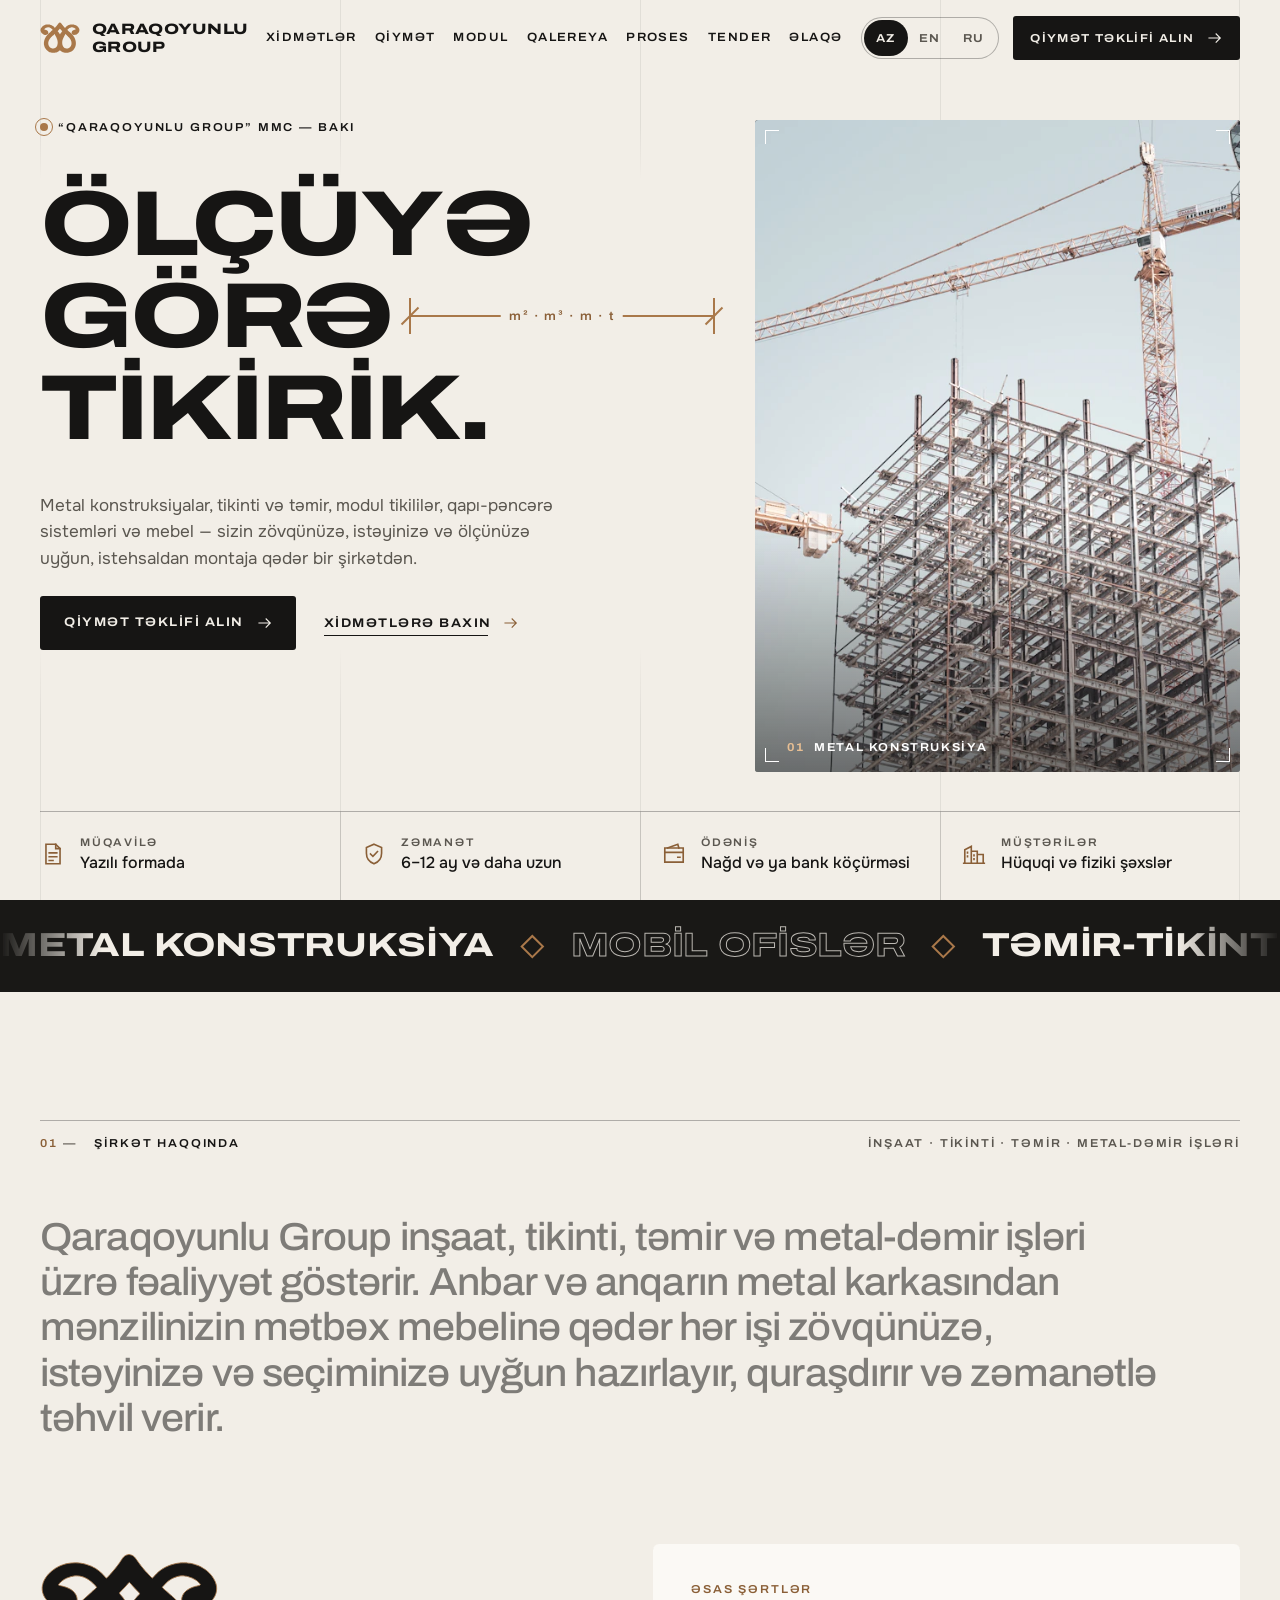
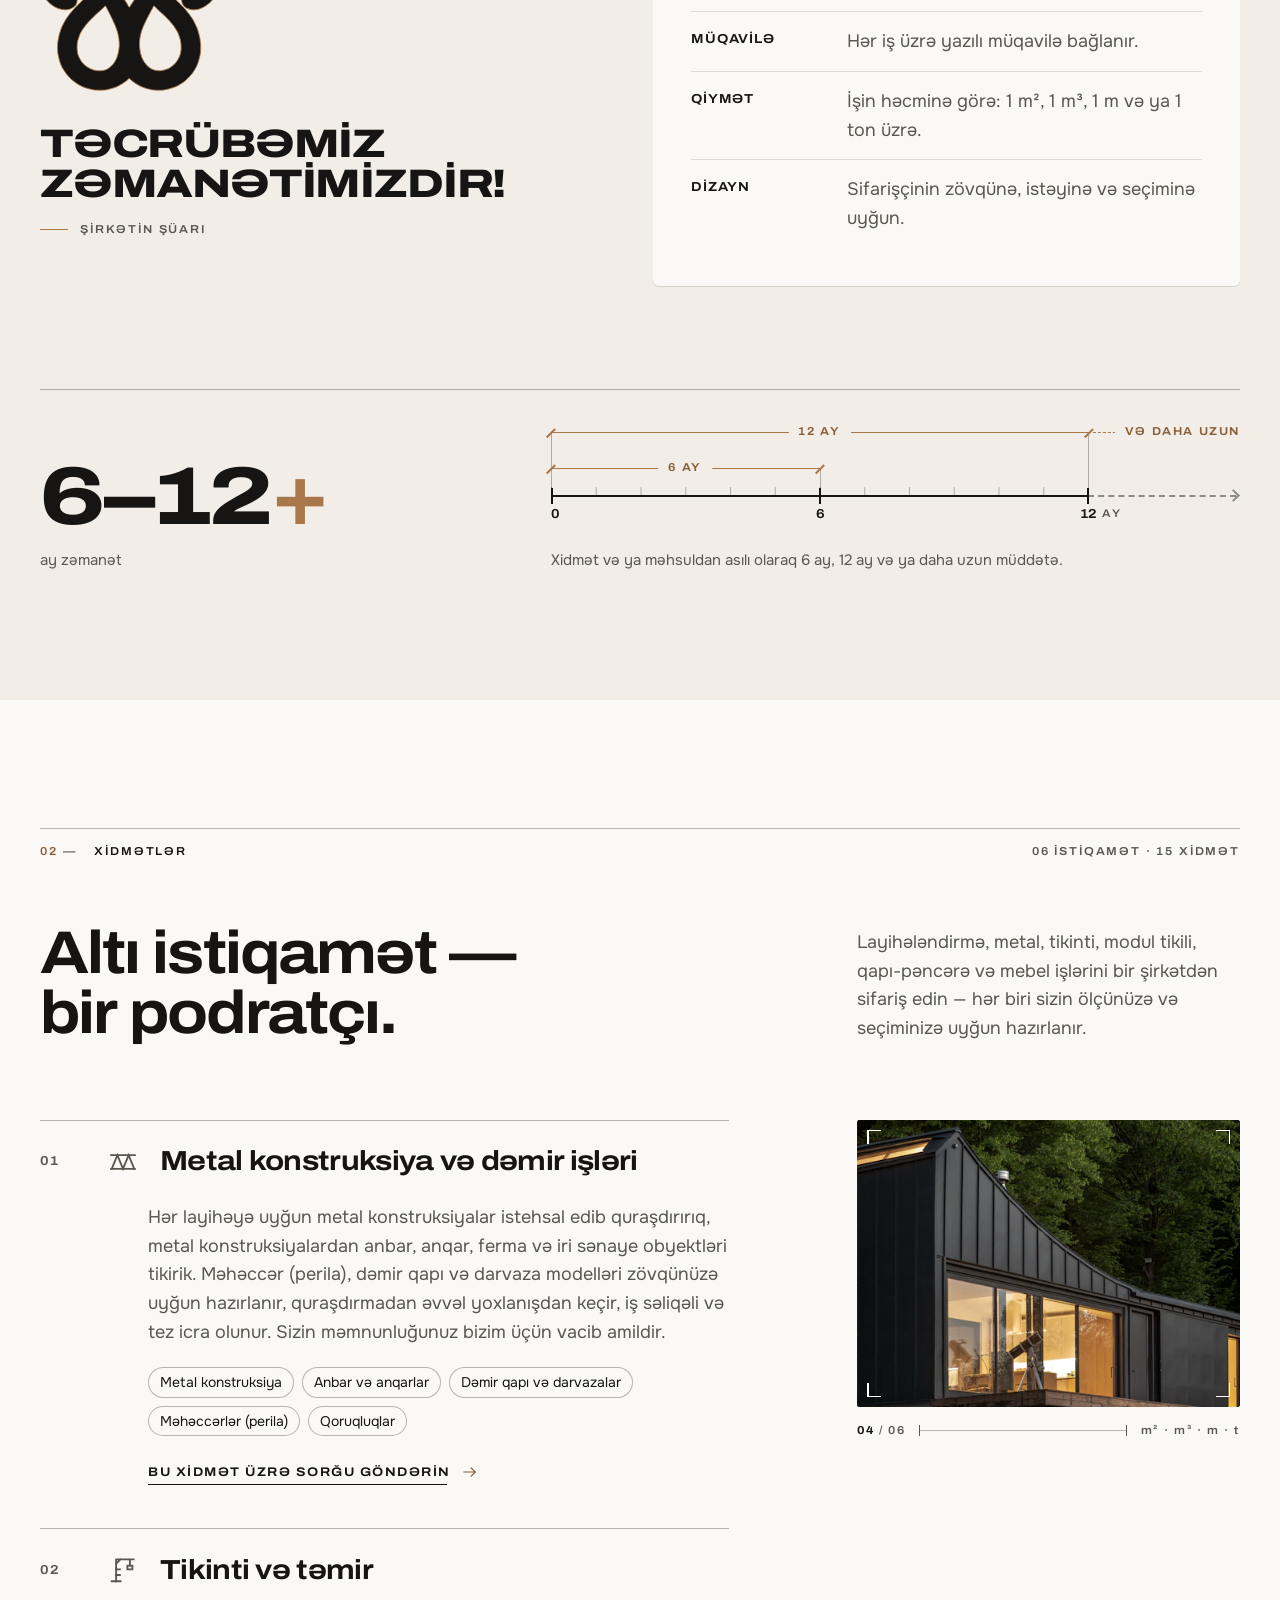
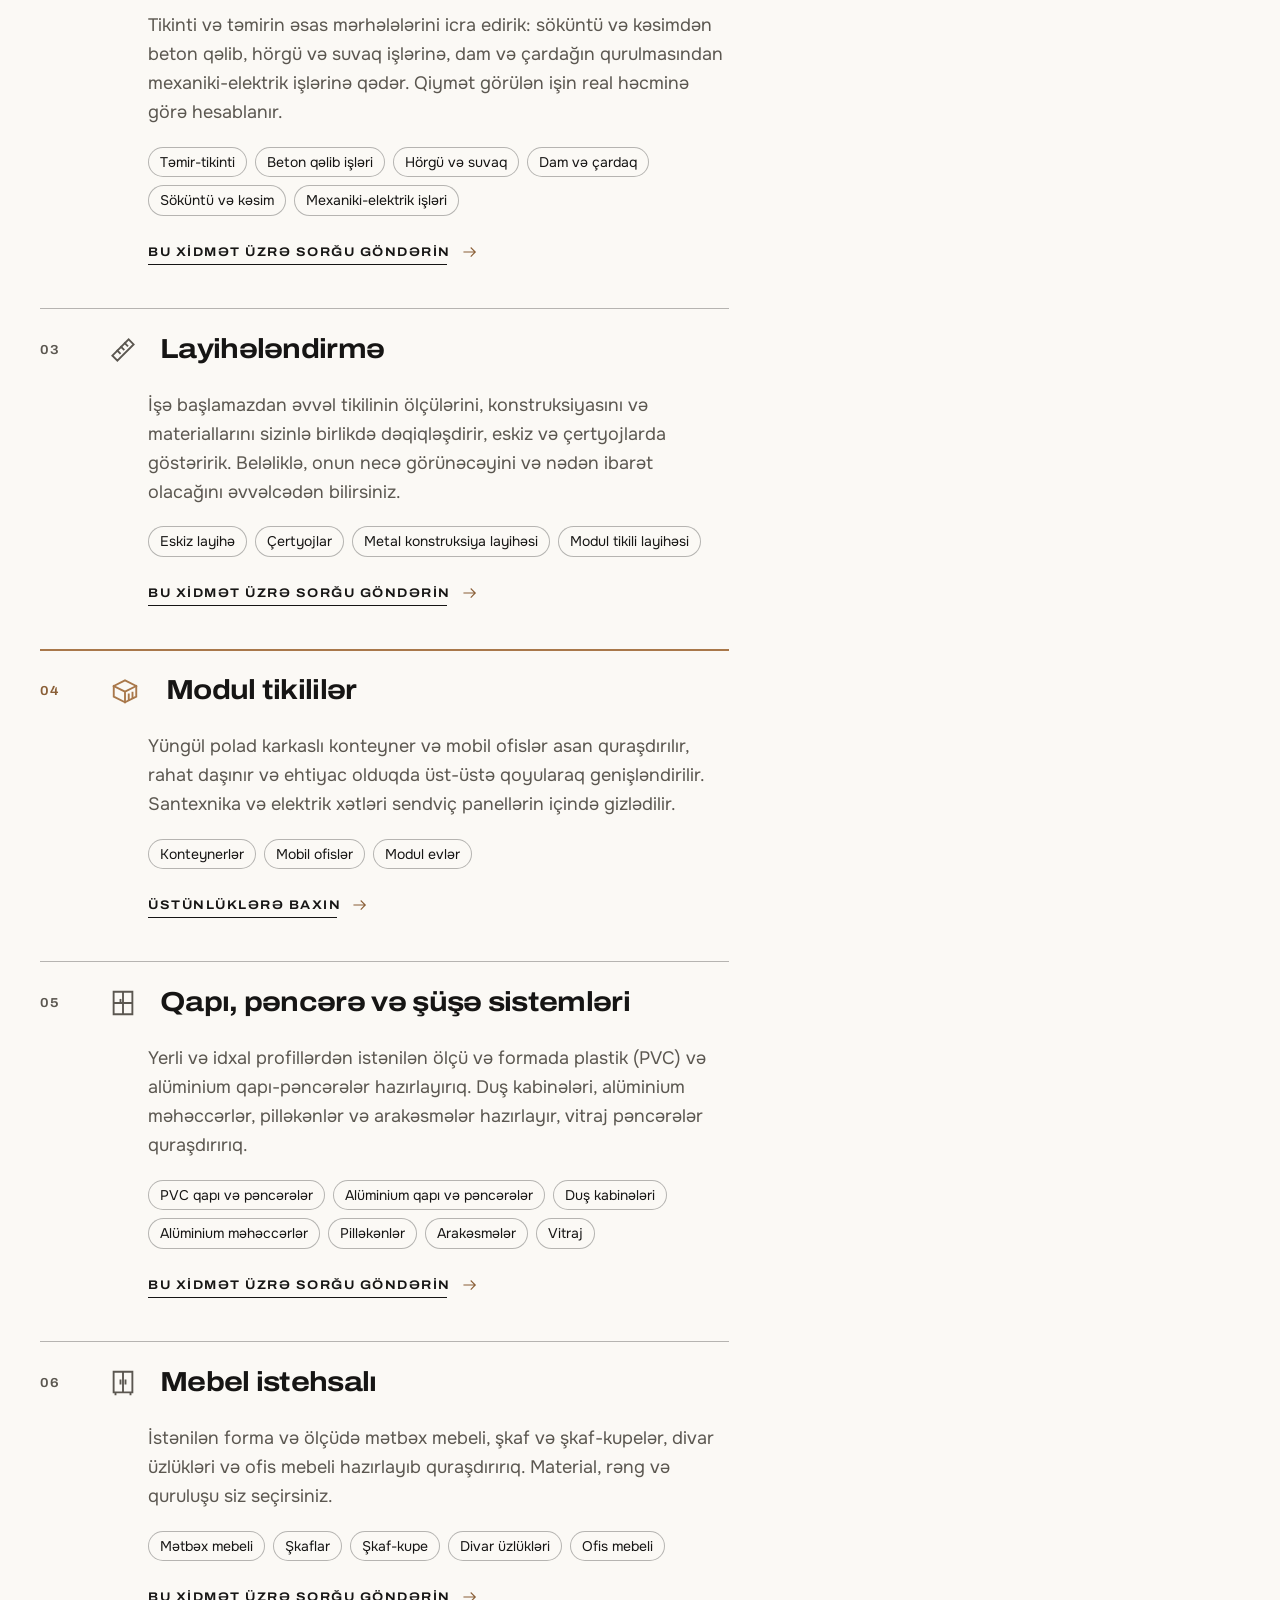
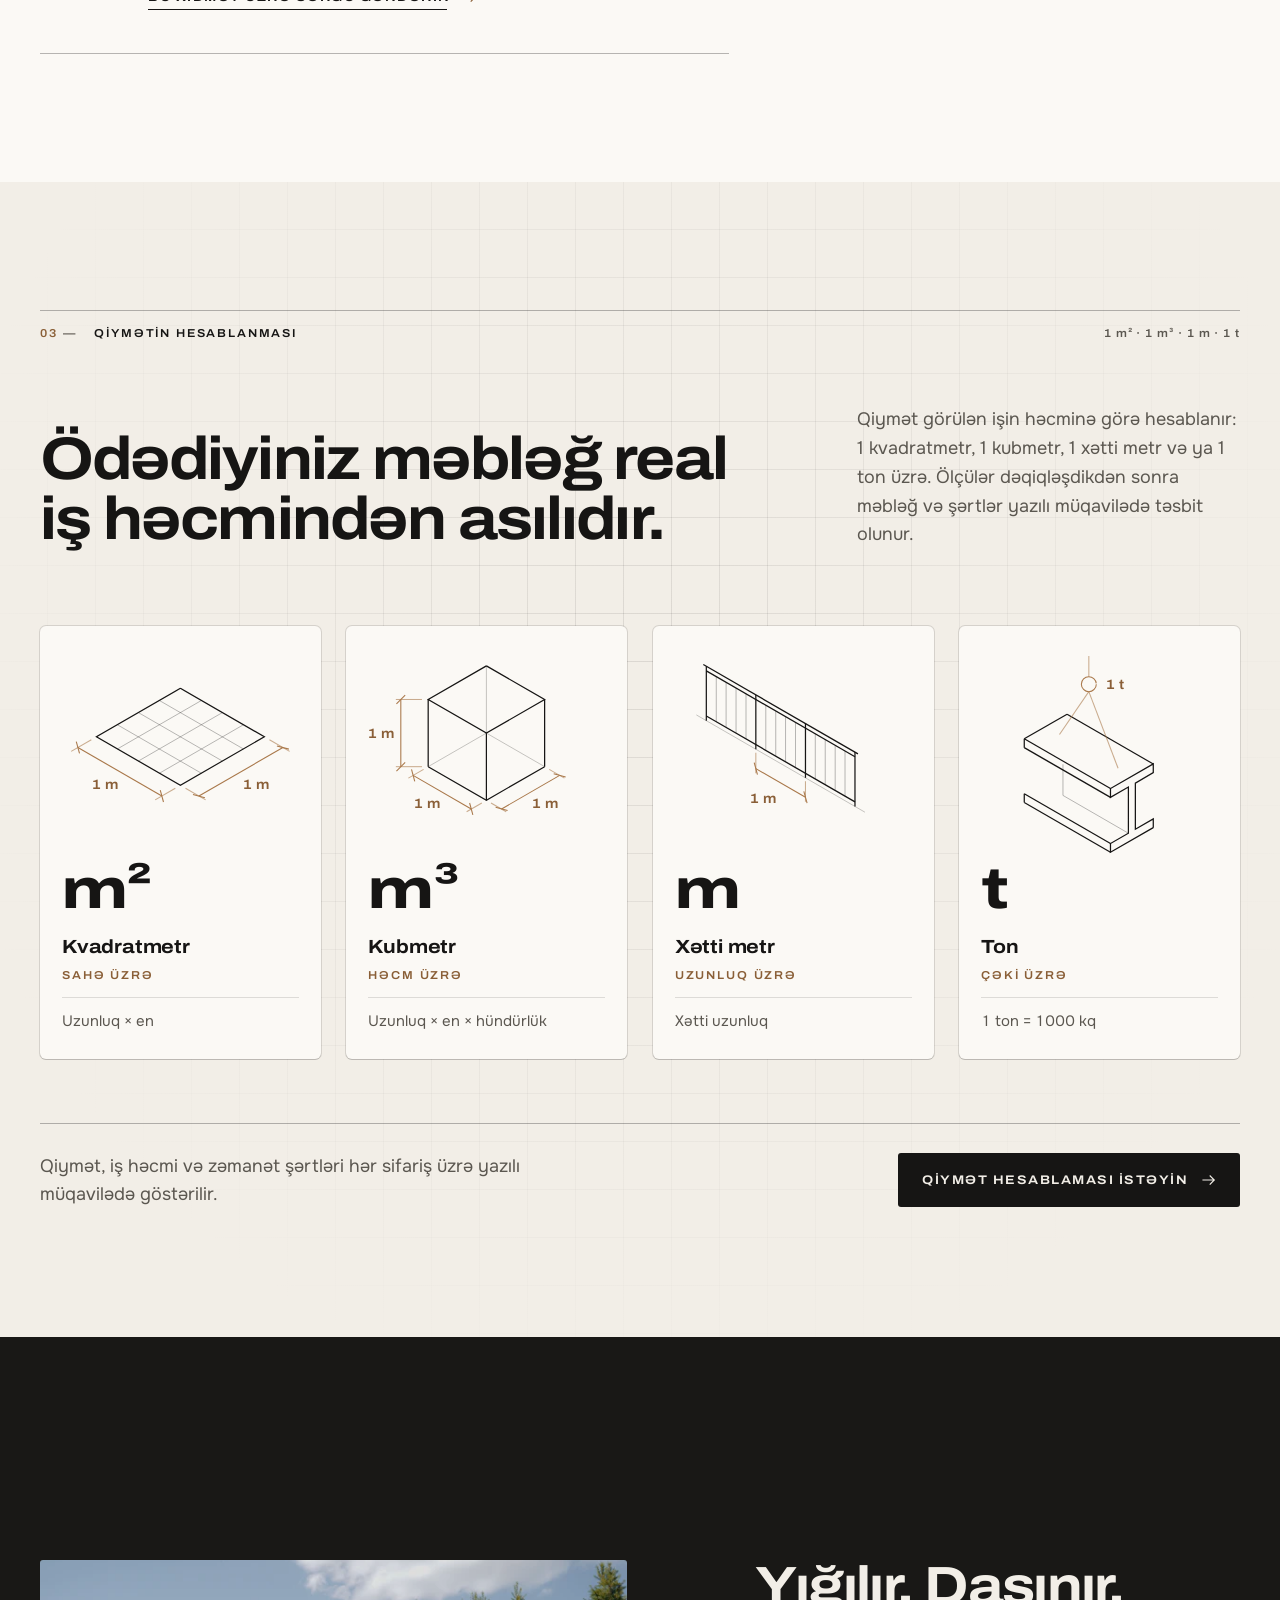
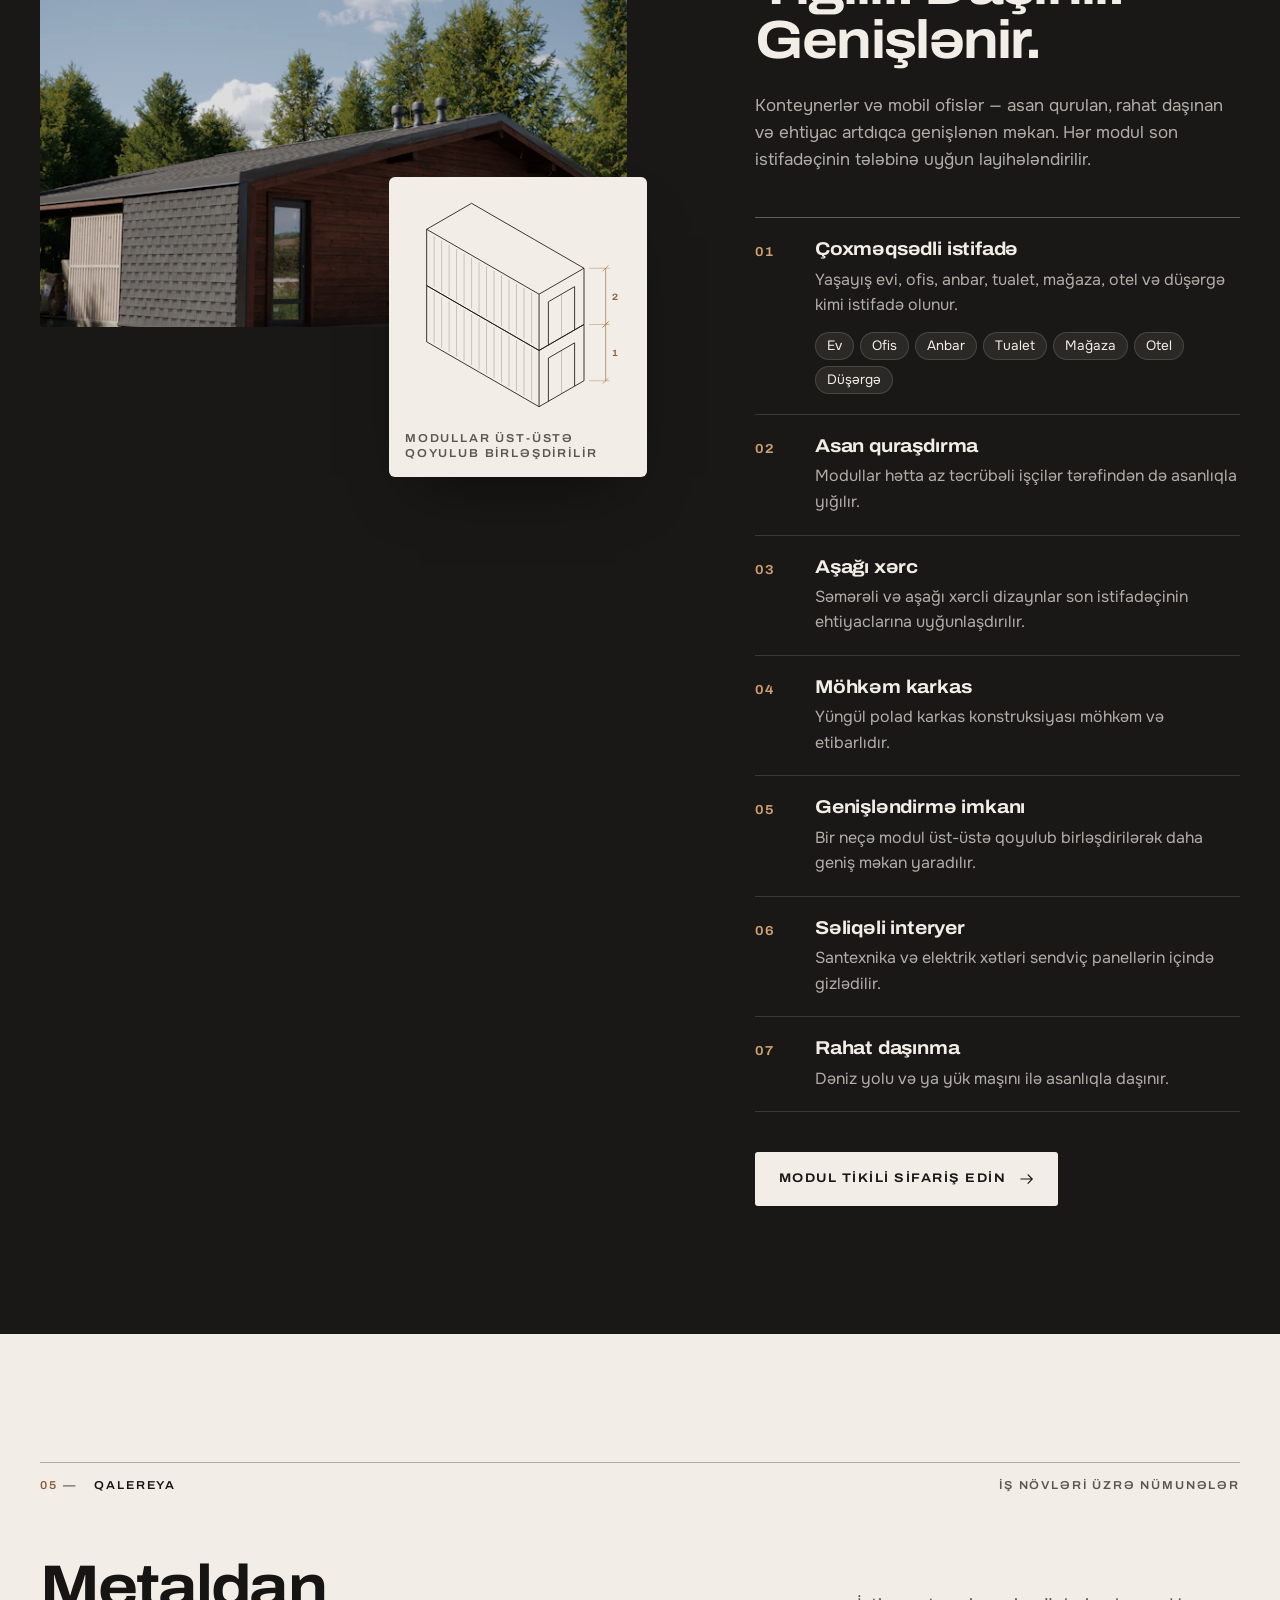
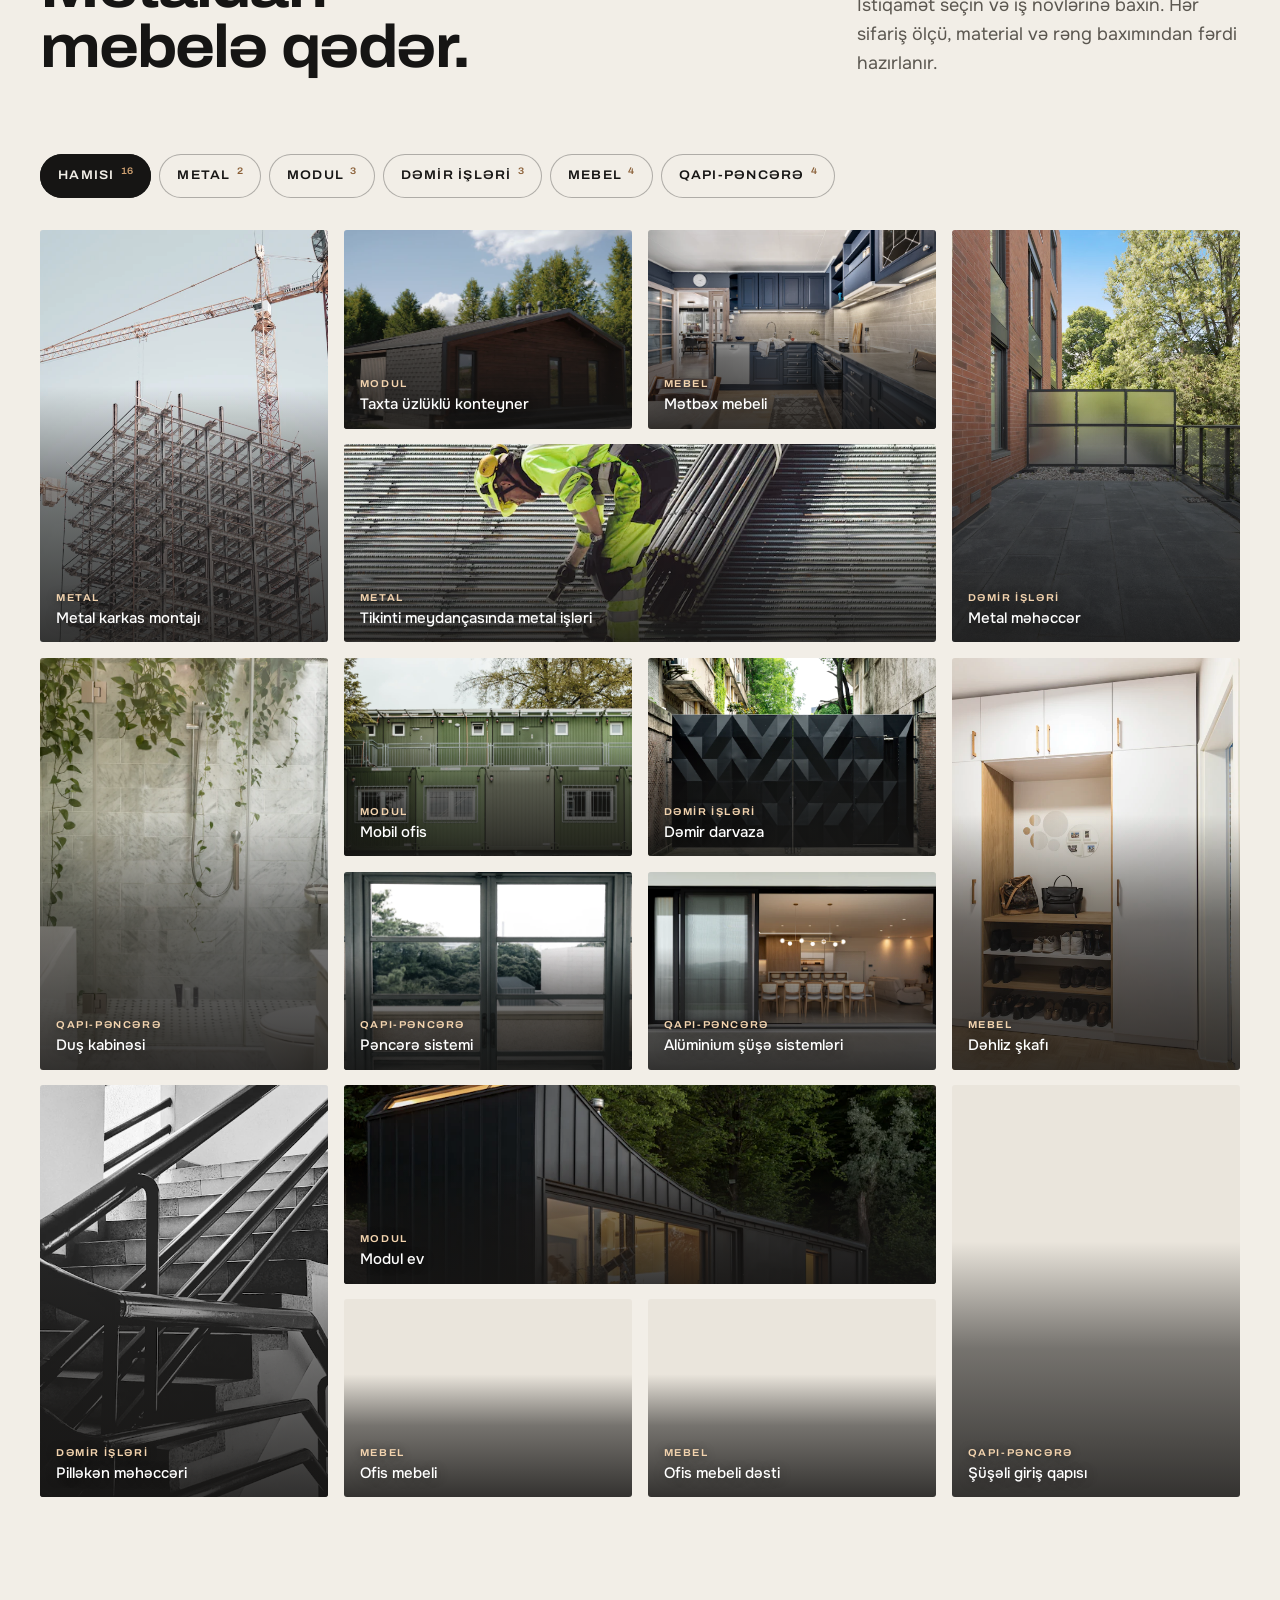
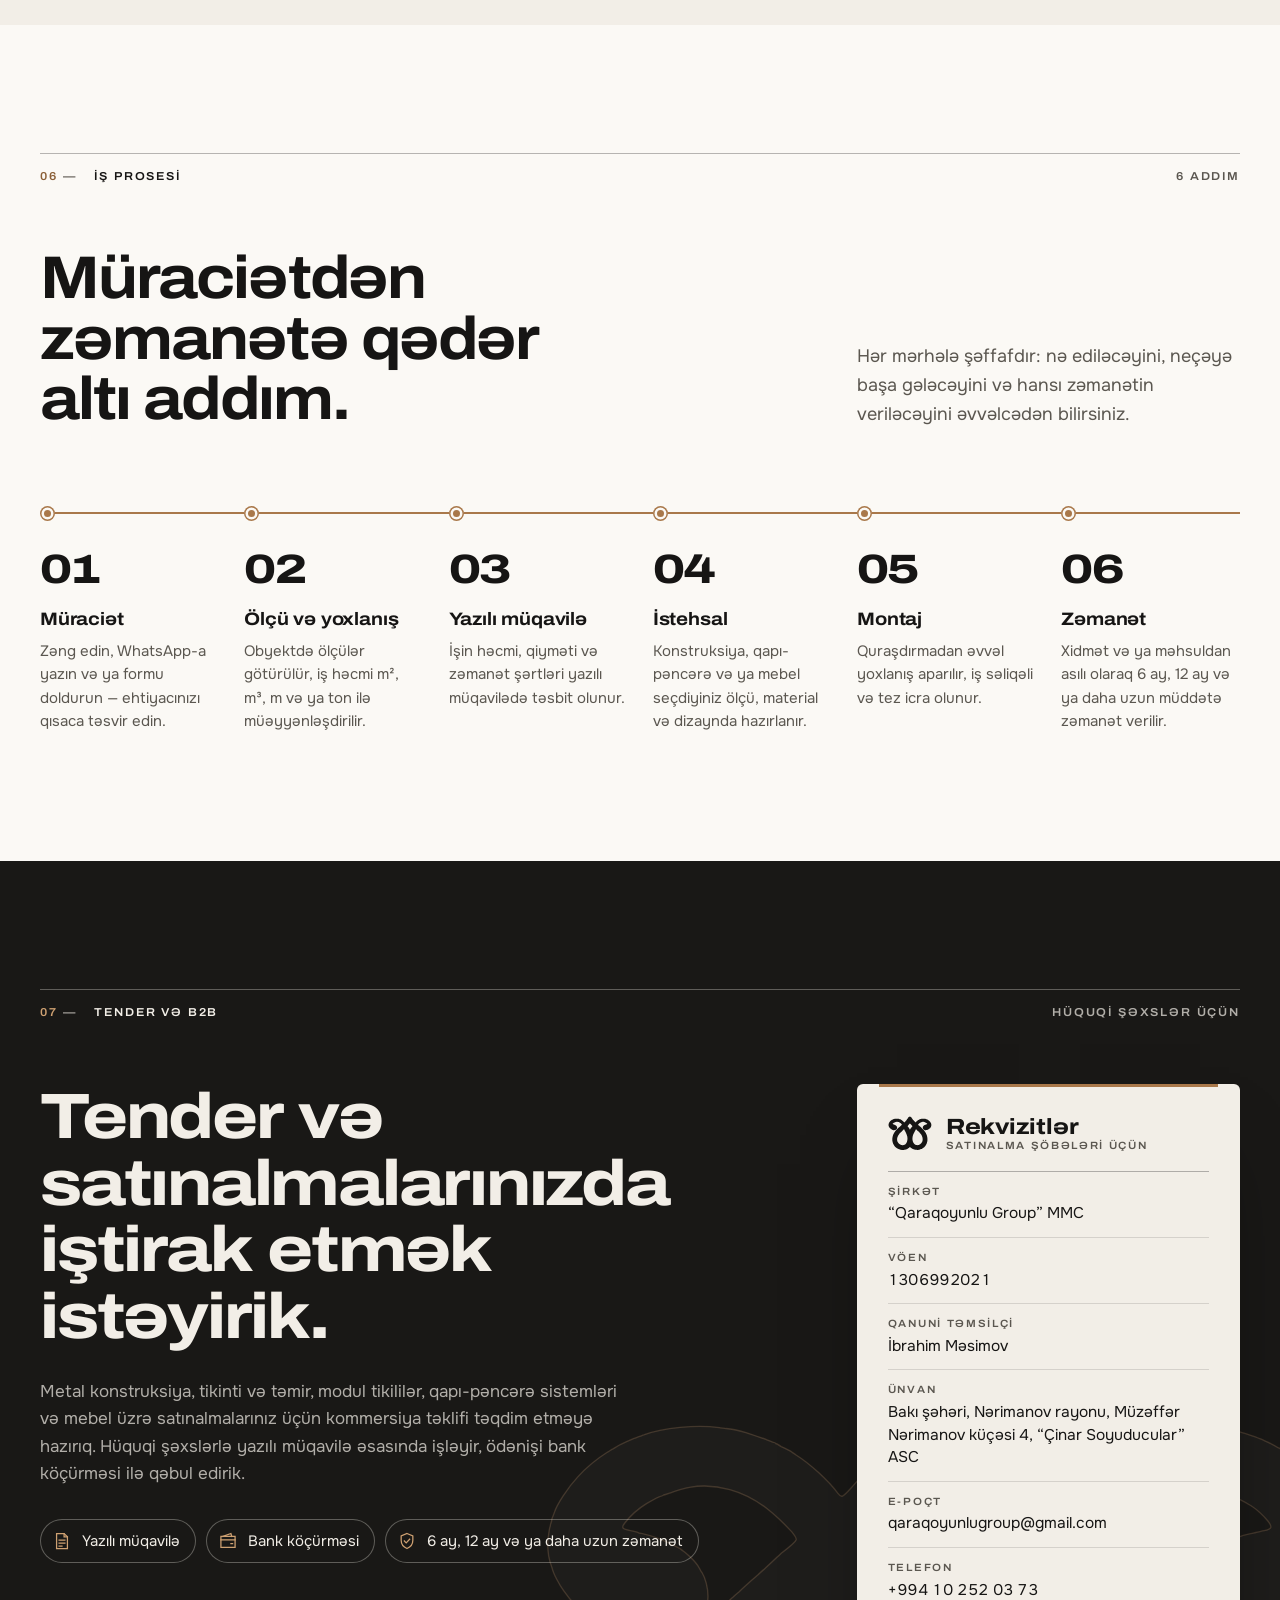
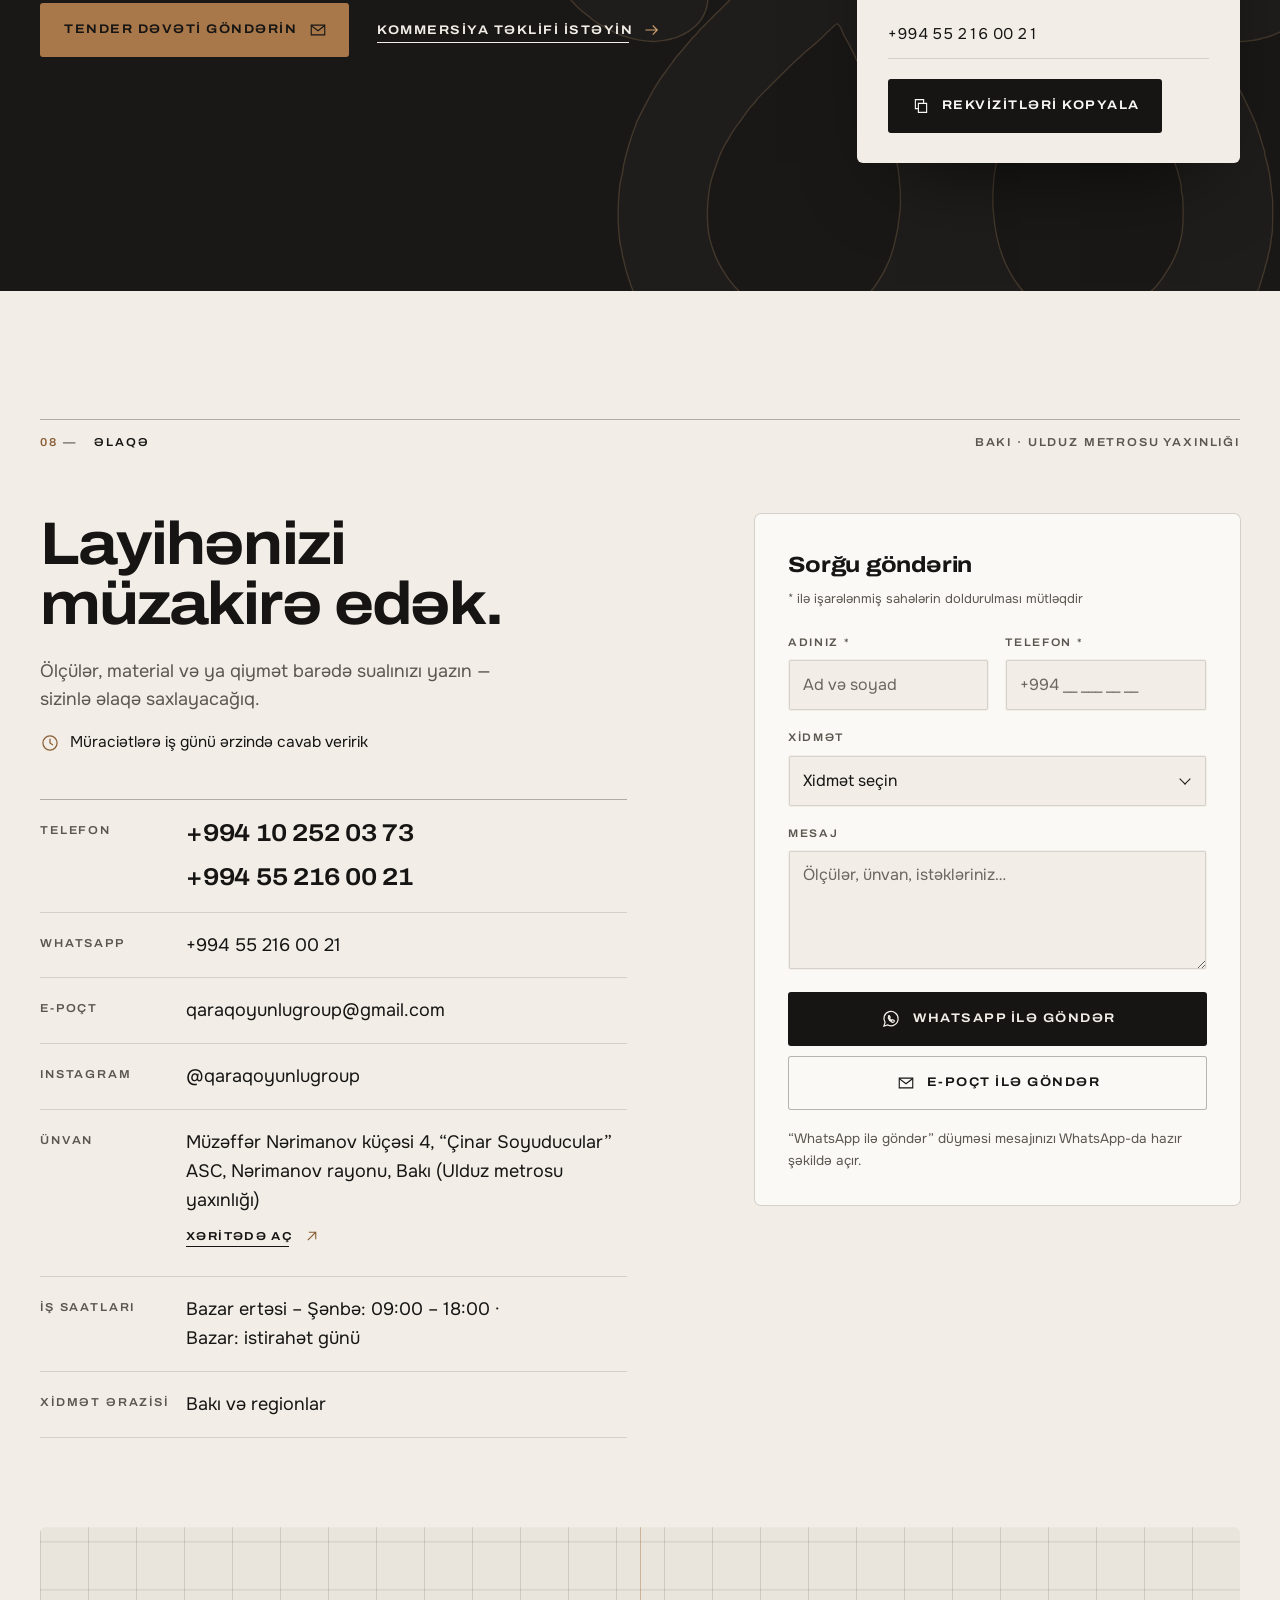
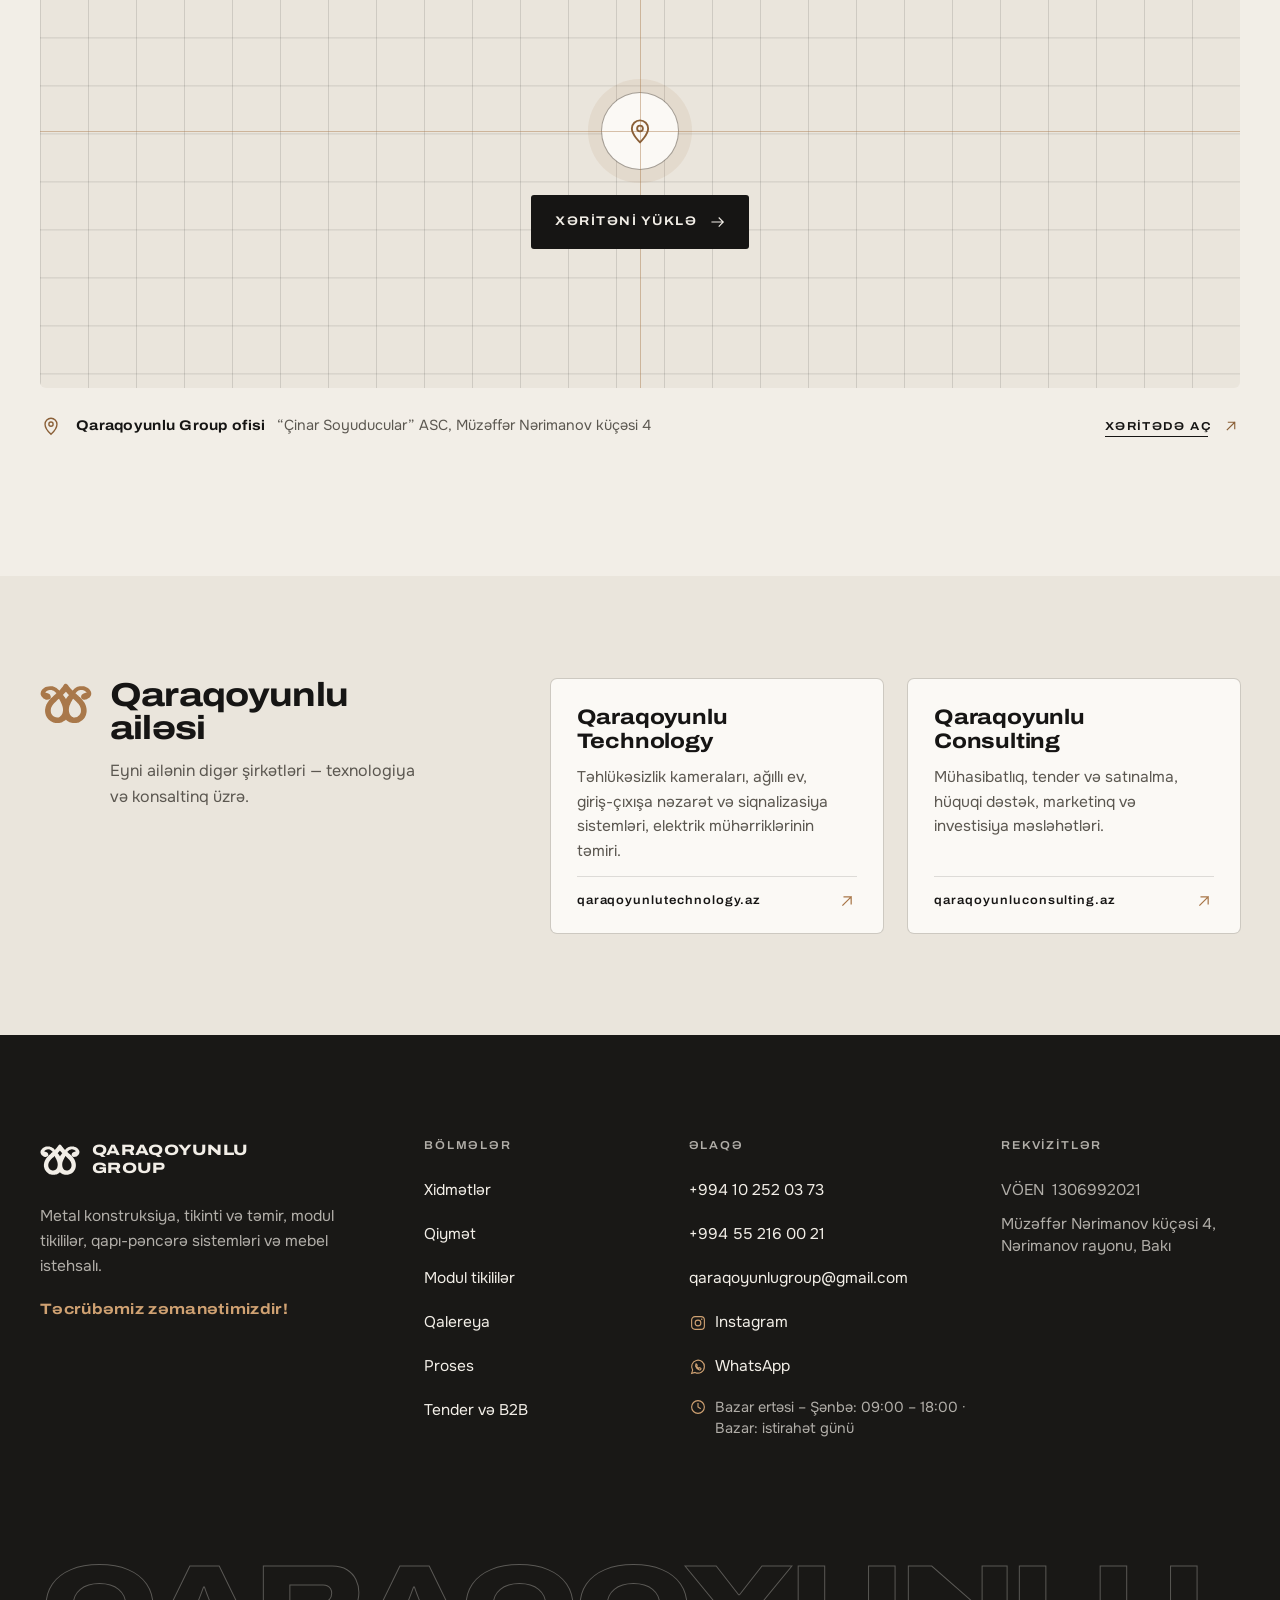
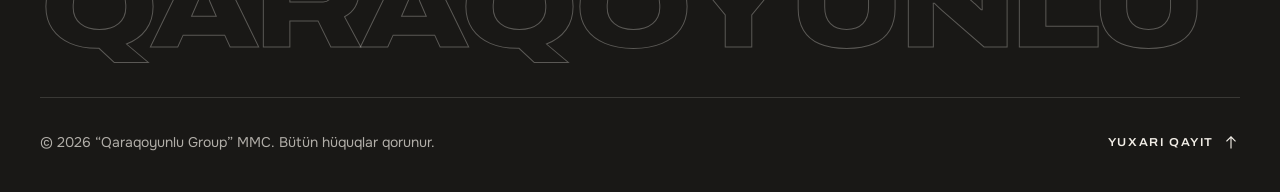
<file: group/index.html>
<!doctype html>
<html lang="az" data-site="group">
<head>
  <meta name="robots" content="noindex, nofollow">
  <meta charset="utf-8">
  <meta name="viewport" content="width=device-width, initial-scale=1, viewport-fit=cover">
  <title data-i18n="meta.title">Qaraqoyunlu Group — metal konstruksiya, tikinti və təmir, modul tikililər | Bakı</title>
  <meta name="description" content="Qaraqoyunlu Group MMC: metal konstruksiya və dəmir işləri, tikinti və təmir, modul tikililər və konteynerlər, PVC və alüminium qapı-pəncərə sistemləri, mebel istehsalı. Yazılı müqavilə, 6–12 ay və daha uzun zəmanət." data-i18n-attr="content:meta.desc">
  <link rel="canonical" href="https://qaraqoyunlugroup.az/">
  <link rel="alternate" hreflang="az" href="https://qaraqoyunlugroup.az/">
  <link rel="alternate" hreflang="en" href="https://qaraqoyunlugroup.az/?lang=en">
  <link rel="alternate" hreflang="ru" href="https://qaraqoyunlugroup.az/?lang=ru">
  <link rel="alternate" hreflang="x-default" href="https://qaraqoyunlugroup.az/">
  <meta name="theme-color" content="#F2EEE7">
  <link rel="icon" href="favicon.svg" type="image/svg+xml">

  <!-- Open Graph -->
  <meta property="og:type" content="website">
  <meta property="og:site_name" content="Qaraqoyunlu Group">
  <meta property="og:title" content="Qaraqoyunlu Group — ölçüyə görə tikirik" data-i18n-attr="content:meta.og.title">
  <meta property="og:description" content="Metal konstruksiya, tikinti və təmir, modul tikililər, qapı-pəncərə sistemləri və mebel — yazılı müqavilə və zəmanətlə." data-i18n-attr="content:meta.og.desc">
  <meta property="og:url" content="https://qaraqoyunlugroup.az/">
  <meta property="og:image" content="https://qaraqoyunlugroup.az/assets/img/metal-frame.webp">
  <meta property="og:locale" content="az_AZ">
  <meta property="og:locale:alternate" content="en_US">
  <meta property="og:locale:alternate" content="ru_RU">
  <meta name="twitter:card" content="summary_large_image">

  <link rel="preload" href="assets/fonts/archivo-latin-wdth-normal.woff2" as="font" type="font/woff2" crossorigin>
  <link rel="preload" href="assets/fonts/archivo-latin-ext-wdth-normal.woff2" as="font" type="font/woff2" crossorigin>
  <link rel="preload" href="assets/fonts/onest-latin-wght-normal.woff2" as="font" type="font/woff2" crossorigin>
  <link rel="preload" href="assets/fonts/onest-latin-ext-wght-normal.woff2" as="font" type="font/woff2" crossorigin>
  <link rel="preload" as="image" type="image/webp" fetchpriority="high" href="assets/img/metal-frame.webp" imagesrcset="assets/img/metal-frame-sm.webp 800w, assets/img/metal-frame.webp 1400w" imagesizes="(max-width: 1023px) calc(100vw - 32px), 40vw">
  <link rel="stylesheet" href="assets/css/fonts.css">
  <link rel="stylesheet" href="assets/css/base.css">
  <link rel="stylesheet" href="assets/css/style.css">
  <!-- Mark JS before the first style pass, so reveal elements and split headings start
       hidden instead of painting and then vanishing when core.js runs. If core.js fails,
       everything is shown again on load.
       English and Russian visitors (?lang=en|ru, or EN/RU saved): the page stays hidden (.i18n-wait) until the
       deferred scripts have swapped the texts, so the Azerbaijani HTML never flashes.
       DOMContentLoaded fires right after the deferred scripts; 3 s is a safety net. -->
  <script>(function(d){d.classList.add('js');try{var q=new URLSearchParams(location.search).get('lang'),l=q==='az'||q==='en'||q==='ru'?q:localStorage.getItem('qq-lang');if(l==='en'||l==='ru'){d.classList.add('i18n-wait');var go=function(){if(!d.classList.contains('i18n-wait'))return;d.classList.add('i18n-lift');d.classList.remove('i18n-wait');requestAnimationFrame(function(){requestAnimationFrame(function(){d.classList.remove('i18n-lift')})})};document.addEventListener('DOMContentLoaded',go);setTimeout(go,3000)}}catch(e){}addEventListener('load',function(){if(!window.QQ)d.classList.remove('js')})})(document.documentElement);</script>

  <!-- TODO(client): placeholder — openingHours and areaServed are approved placeholders; confirm with the client. -->
  <script type="application/ld+json">
  {
    "@context": "https://schema.org",
    "@type": "GeneralContractor",
    "@id": "https://qaraqoyunlugroup.az/#company",
    "name": "Qaraqoyunlu Group",
    "legalName": "\"Qaraqoyunlu Group\" MMC",
    "url": "https://qaraqoyunlugroup.az/",
    "logo": "https://qaraqoyunlugroup.az/assets/img/logo-mark.svg",
    "image": "https://qaraqoyunlugroup.az/assets/img/metal-frame.webp",
    "slogan": "Təcrübəmiz zəmanətimizdir!",
    "description": "İnşaat, tikinti, təmir və metal-dəmir işləri: metal konstruksiya, modul tikililər, qapı-pəncərə sistemləri, mebel istehsalı.",
    "taxID": "1306992021",
    "email": "qaraqoyunlugroup@gmail.com",
    "telephone": ["+994102520373", "+994552160021"],
    "paymentAccepted": "Cash, Bank transfer",
    "openingHours": "Mo-Sa 09:00-18:00",
    "areaServed": "Bakı və regionlar",
    "address": {
      "@type": "PostalAddress",
      "streetAddress": "Müzəffər Nərimanov küçəsi 4, \"Çinar Soyuducular\" ASC",
      "addressLocality": "Bakı",
      "addressRegion": "Nərimanov rayonu",
      "addressCountry": "AZ"
    },
    "sameAs": ["https://www.instagram.com/qaraqoyunlugroup/"]
  }
  </script>
</head>
<body>
<!-- Logo symbol (use with <svg><use href="#qq-mark"/></svg>) -->
<svg xmlns="http://www.w3.org/2000/svg" style="display:none" aria-hidden="true"><symbol id="qq-mark" viewBox="0 0 1812 1422"><path pathLength="1" fill-rule="evenodd" d="M889 27C886 28,881 30,877 30C863 34,846 47,834 64C832 69,823 81,810 100C809 102,804 108,801 113C798 118,794 123,793 124C790 129,776 147,766 160C748 182,709 228,708 228C708 228,701 236,692 246C673 267,671 268,663 257C642 229,602 192,570 172C566 169,561 166,560 165C557 163,557 163,538 154C532 150,527 147,526 147C526 146,523 145,519 144C515 142,509 140,504 138C496 135,475 128,460 123C449 120,427 115,416 114C412 113,405 113,401 112C351 105,276 112,234 128C231 129,226 131,223 132C217 134,208 138,196 143C189 146,172 155,166 159C163 160,158 164,154 166C132 180,106 201,88 221C65 246,42 281,36 300C35 303,34 306,33 308C32 310,30 315,30 319C29 322,27 327,27 330C25 334,24 344,22 360C21 373,23 397,27 411C29 415,30 420,31 422C34 435,47 460,57 473C70 492,93 516,113 530C116 533,120 536,121 537C126 540,134 546,134 546C135 546,138 548,141 550C150 556,174 567,186 572C208 579,238 585,257 585C266 585,290 581,296 579C298 578,302 577,304 577C309 575,330 565,337 560C364 541,376 518,376 485C376 466,370 444,363 433C362 432,359 427,357 423C350 409,326 386,309 377C283 363,252 351,233 347C230 347,226 345,223 345C221 344,215 342,210 341C186 337,183 334,192 323C204 307,222 291,240 280C247 276,270 264,271 264C272 264,275 263,278 261C282 260,290 257,296 255C303 253,311 250,314 249C317 248,326 246,335 244C394 234,456 251,509 293C527 307,546 326,561 342C570 353,572 356,571 360C570 363,555 377,538 390C535 393,529 398,525 402C518 409,500 425,486 438C464 457,454 466,445 475C440 479,433 485,431 487C426 491,357 560,354 564C353 566,347 572,341 578C332 589,310 615,305 620C304 622,300 627,296 633C292 638,288 644,287 645C286 646,284 649,283 651C276 659,256 689,252 698C247 706,219 761,217 766C217 768,215 773,214 776C208 789,192 843,192 848C192 849,191 852,190 855C190 858,188 864,188 869C186 880,183 892,182 897C180 905,177 946,177 970C177 989,180 1029,183 1038C183 1039,185 1046,186 1053C187 1060,189 1068,190 1070C190 1072,191 1077,192 1080C194 1091,207 1131,213 1143C215 1147,217 1151,217 1152C217 1153,218 1155,220 1158C221 1160,222 1163,222 1164C222 1164,223 1167,225 1170C227 1173,230 1177,231 1179C232 1181,235 1186,238 1191C269 1242,308 1285,354 1317C357 1319,362 1323,366 1326C370 1328,376 1333,380 1335C383 1337,390 1341,395 1344C416 1356,445 1369,464 1375C486 1381,496 1384,506 1386C512 1387,519 1389,522 1390C526 1391,533 1392,538 1393C543 1394,550 1395,553 1396C563 1398,647 1398,657 1396C661 1395,667 1394,672 1393C676 1393,682 1391,685 1390C688 1389,694 1388,698 1387C714 1384,754 1372,772 1365C779 1362,801 1350,809 1346C827 1336,841 1327,850 1320C853 1318,856 1316,857 1315C867 1309,885 1294,892 1286C901 1277,903 1278,915 1290C919 1295,923 1298,943 1313C979 1340,1027 1366,1054 1373C1057 1374,1064 1376,1068 1378C1073 1379,1082 1382,1088 1383C1094 1385,1103 1387,1110 1389C1116 1390,1123 1392,1126 1392C1130 1393,1138 1394,1144 1395C1160 1398,1240 1399,1251 1396C1254 1395,1260 1394,1265 1393C1269 1393,1275 1391,1279 1390C1283 1389,1288 1388,1292 1387C1314 1383,1346 1373,1368 1364C1386 1357,1396 1351,1418 1337C1423 1335,1428 1331,1430 1331C1431 1330,1434 1328,1436 1326C1439 1324,1443 1321,1446 1320C1455 1313,1464 1306,1472 1300C1481 1292,1520 1252,1528 1242C1540 1228,1558 1202,1565 1190C1574 1174,1583 1157,1585 1154C1588 1146,1592 1136,1593 1134C1594 1134,1596 1128,1598 1120C1600 1113,1603 1104,1604 1100C1606 1096,1607 1090,1608 1086C1609 1083,1610 1077,1612 1072C1613 1068,1615 1062,1615 1058C1616 1054,1617 1050,1618 1048C1618 1045,1620 1038,1621 1030C1621 1023,1623 1014,1624 1010C1625 1000,1626 932,1624 926C1623 923,1623 917,1622 912C1620 888,1618 876,1617 872C1616 870,1615 866,1615 863C1614 860,1613 853,1611 847C1609 841,1608 836,1608 835C1608 833,1607 830,1607 827C1602 813,1599 801,1597 794C1594 786,1593 782,1587 765C1583 756,1556 699,1551 690C1528 653,1506 624,1479 591C1471 581,1462 570,1459 568C1457 566,1452 560,1448 555C1439 545,1393 500,1384 492C1381 490,1374 483,1368 477C1362 471,1353 463,1348 458C1343 454,1338 449,1336 448C1335 447,1330 442,1326 438C1321 434,1316 430,1314 428C1313 427,1306 421,1299 414C1291 408,1281 399,1277 395C1272 391,1262 383,1254 376C1239 363,1236 359,1238 354C1239 352,1249 341,1262 328C1286 303,1297 294,1320 279C1323 277,1328 274,1329 273C1344 263,1382 249,1405 244C1423 241,1447 240,1460 242C1466 243,1475 245,1480 245C1486 246,1493 248,1496 249C1499 250,1507 253,1514 255C1527 259,1539 264,1544 266C1545 267,1550 270,1556 273C1568 279,1569 280,1579 286C1591 294,1601 303,1614 318C1625 332,1624 336,1606 340C1601 341,1593 343,1588 344C1583 345,1577 347,1574 347C1558 350,1527 363,1506 374C1467 394,1441 428,1434 465C1432 477,1432 499,1435 508C1439 523,1448 539,1459 550C1464 555,1485 569,1490 571C1492 571,1495 573,1496 573C1500 577,1539 585,1553 585C1563 585,1590 582,1599 579C1603 578,1608 576,1611 576C1638 568,1675 548,1700 527C1704 524,1708 520,1711 519C1722 510,1745 484,1754 470C1756 467,1759 462,1760 461C1764 456,1776 431,1776 427C1777 425,1778 421,1779 419C1780 417,1782 407,1784 399C1790 366,1786 332,1772 300C1752 255,1722 217,1682 185C1677 182,1651 164,1646 162C1645 161,1641 158,1638 157C1621 146,1619 146,1598 137C1586 132,1556 122,1549 121C1547 120,1541 119,1534 117C1528 116,1518 114,1511 114C1504 113,1495 112,1490 111C1479 109,1427 109,1415 111C1410 111,1402 112,1397 113C1387 114,1369 118,1357 121C1354 122,1347 124,1343 125C1319 131,1293 142,1272 152C1265 156,1257 160,1255 161C1252 162,1249 164,1248 165C1247 166,1241 170,1234 174C1228 178,1221 183,1218 185C1216 187,1211 191,1208 193C1195 203,1166 231,1154 246C1139 265,1137 266,1129 259C1121 252,1097 227,1092 221C1089 217,1082 210,1077 205C1068 195,1053 179,1044 167C1041 163,1034 155,1030 150C1022 140,992 100,984 88C972 72,961 56,955 51C946 41,932 32,924 31C922 30,917 29,914 28C907 25,896 24,889 27M898 311C894 315,883 328,878 334C872 342,853 362,828 387C814 401,805 412,804 413C803 418,805 420,810 427C813 430,819 437,823 442C827 447,833 455,836 458C839 462,845 469,848 475C852 480,856 487,858 489C869 504,875 513,882 526C898 555,899 557,903 557C907 557,909 555,911 550C913 545,924 527,933 515C936 511,941 503,944 498C947 494,952 487,955 484C957 481,961 476,963 474C965 472,969 466,973 462C977 458,983 450,987 446C991 441,996 436,998 434C1011 422,1011 421,990 400C980 390,969 379,966 374C962 370,953 360,946 353C938 346,931 337,929 334C915 318,906 308,903 308C901 308,899 309,898 311M644 561C626 578,618 586,606 596C601 600,593 607,588 611C583 616,577 622,574 624C566 631,492 705,485 712C483 716,478 722,474 726C470 730,465 736,462 740C460 744,454 752,449 759C438 773,434 778,426 792C422 799,418 807,415 810C410 820,403 833,401 840C383 888,379 902,376 938C373 973,376 1012,384 1036C386 1042,389 1050,390 1053C393 1063,407 1089,419 1107C438 1135,470 1161,504 1178C540 1195,568 1202,609 1201C641 1200,658 1196,682 1183C705 1171,735 1143,751 1118C773 1085,786 1051,792 1016C793 1013,794 1006,795 1002C796 997,797 988,798 981C799 974,800 963,801 957C802 943,802 929,801 911C800 903,799 892,799 886C798 881,797 873,797 870C792 843,790 835,788 826C785 814,780 796,777 791C777 790,775 785,774 782C774 778,772 775,771 773C771 772,769 769,768 765C768 762,764 754,761 747C758 741,756 735,756 734C756 734,755 731,754 729C751 723,734 685,728 672C726 668,723 661,720 657C718 652,715 647,715 645C714 643,711 638,709 634C707 630,704 625,703 623C702 620,686 588,677 572C675 567,672 561,671 558C668 551,663 546,660 546C659 546,652 553,644 561M1149 549C1148 550,1143 558,1140 566C1136 573,1132 581,1131 582C1129 584,1121 599,1117 608C1116 610,1111 619,1107 627C1103 635,1098 643,1097 645C1097 647,1094 652,1091 657C1087 664,1074 689,1074 690C1074 691,1069 702,1059 722C1050 742,1043 756,1043 757C1043 759,1036 777,1035 779C1030 787,1017 836,1012 864C1007 888,1005 934,1007 960C1013 1039,1035 1095,1077 1142C1093 1160,1126 1184,1141 1188C1144 1189,1147 1190,1149 1191C1155 1194,1173 1199,1181 1199C1196 1201,1220 1201,1224 1200C1226 1199,1232 1199,1236 1198C1254 1195,1271 1190,1286 1184C1298 1178,1315 1170,1318 1167C1320 1166,1323 1164,1324 1163C1331 1159,1359 1135,1367 1127C1389 1101,1410 1064,1417 1039C1418 1035,1420 1030,1420 1028C1424 1017,1427 990,1427 969C1427 954,1426 928,1425 924C1424 923,1423 917,1423 911C1423 905,1421 896,1420 891C1418 886,1417 880,1416 878C1416 875,1415 871,1414 869C1413 867,1410 859,1408 852C1403 835,1395 816,1388 804C1372 777,1360 759,1350 745C1347 741,1343 736,1341 734C1339 731,1333 724,1328 718C1324 713,1318 705,1315 702C1310 695,1242 627,1234 621C1231 619,1225 613,1220 609C1216 605,1209 598,1204 594C1191 583,1184 576,1176 567C1157 546,1154 543,1149 549"/></symbol></svg>

<!-- Line icons: 24×24, stroke 1.5, drawn for this site -->
<svg xmlns="http://www.w3.org/2000/svg" style="display:none">
  <symbol id="i-arrow" viewBox="0 0 24 24"><path d="M4 12h15M13.5 6.5 19 12l-5.5 5.5"/></symbol>
  <symbol id="i-arrow-ur" viewBox="0 0 24 24"><path d="M7 17 17 7M8.5 7H17v8.5"/></symbol>
  <symbol id="i-arrow-up" viewBox="0 0 24 24"><path d="M12 20V5M6.5 10.5 12 5l5.5 5.5"/></symbol>
  <symbol id="i-phone" viewBox="0 0 24 24"><path d="M5 3.5h3.6l1.6 4.4-2.2 1.5a11.5 11.5 0 0 0 6.6 6.6l1.5-2.2 4.4 1.6V19a1.6 1.6 0 0 1-1.7 1.6C10.9 20 4 13.1 3.4 5.2A1.6 1.6 0 0 1 5 3.5Z"/></symbol>
  <symbol id="i-mail" viewBox="0 0 24 24"><path d="M3 5.5h18v13H3z"/><path d="m3.5 6.5 8.5 6.5 8.5-6.5"/></symbol>
  <symbol id="i-pin" viewBox="0 0 24 24"><path d="M12 21s-6.5-6-6.5-11a6.5 6.5 0 0 1 13 0c0 5-6.5 11-6.5 11Z"/><circle cx="12" cy="10" r="2.3"/></symbol>
  <symbol id="i-wa" viewBox="0 0 24 24"><path d="M20.5 11.7a8.5 8.5 0 0 1-12.4 7.5L3.5 20.5l1.4-4.4a8.5 8.5 0 1 1 15.6-4.4Z"/><path d="M9 8.2c.3-.4.7-.4 1-.1l.9 1.6c.1.3 0 .6-.2.8l-.5.5c.5 1.1 1.4 2 2.6 2.6l.5-.5c.2-.2.5-.3.8-.2l1.6.9c.3.2.4.6.1 1l-.5.6c-.5.5-1.2.7-1.9.4A8.2 8.2 0 0 1 8.9 11c-.3-.7-.1-1.4.4-1.9Z"/></symbol>
  <symbol id="i-ig" viewBox="0 0 24 24"><rect x="3.5" y="3.5" width="17" height="17" rx="4.5"/><circle cx="12" cy="12" r="3.8"/><path d="M17 6.9v.2"/></symbol>
  <symbol id="i-copy" viewBox="0 0 24 24"><path d="M8.5 8.5h11v12h-11z"/><path d="M15.5 8.5v-5h-11v12h4"/></symbol>
  <symbol id="i-check" viewBox="0 0 24 24"><path d="m5 12.5 4.5 4.5L19 7.5"/></symbol>
  <symbol id="i-pause" viewBox="0 0 24 24"><path d="M9 6v12M15 6v12"/></symbol>
  <symbol id="i-play" viewBox="0 0 24 24"><path d="M8 5.5v13l10-6.5z"/></symbol>
  <symbol id="i-contract" viewBox="0 0 24 24"><path d="M5.5 3h9l4 4v14h-13z"/><path d="M14.5 3v4h4M8.5 11h7M8.5 14.5h7M8.5 18h3.5"/></symbol>
  <symbol id="i-shield" viewBox="0 0 24 24"><path d="M12 3 19 6v5.2c0 4.4-3 8.2-7 9.8-4-1.6-7-5.4-7-9.8V6z"/><path d="m8.8 12 2.2 2.2 4.2-4.4"/></symbol>
  <symbol id="i-wallet" viewBox="0 0 24 24"><path d="M3.5 6.5h17v13h-17z"/><path d="M3.5 10.5h17M15.5 15h2"/><path d="M6 6.5 15.5 3l1 3.5"/></symbol>
  <symbol id="i-clients" viewBox="0 0 24 24"><path d="M3.5 20.5V8l6-3v15.5M9.5 9.5h5.5v11M15 12.5h5.5v8M2.5 20.5h19"/><path d="M6 10.5v.5M6 14v.5M12 13v.5M12 16.5v.5"/></symbol>
  <symbol id="i-clock" viewBox="0 0 24 24"><circle cx="12" cy="12" r="8.5"/><path d="M12 7.5V12l3 2"/></symbol>
  <symbol id="i-ruler" viewBox="0 0 24 24"><path d="m3.5 16.5 13-13 4 4-13 13z"/><path d="m7.5 12.5 2 2M10.5 9.5l2 2M13.5 6.5l2 2"/></symbol>
  <!-- service icons -->
  <symbol id="s-metal" viewBox="0 0 24 24"><path d="M2.5 6.5h19M2.5 17.5h19"/><path d="m3 17.5 4.5-11 4.5 11 4.5-11 4.5 11"/></symbol>
  <symbol id="s-build" viewBox="0 0 24 24"><path d="M6.5 21V3.5h14M6.5 7l3.5-3.5M17.5 3.5v5"/><path d="M15.5 8.5h4v3h-4zM3 21h7"/><path d="M6.5 11.5h3M6.5 16h3"/></symbol>
  <symbol id="s-module" viewBox="0 0 24 24"><path d="m3 8 9-4.5L21 8v8.5L12 21l-9-4.5z"/><path d="M3 8l9 4.5L21 8M12 12.5V21"/><path d="M15 14.8v4.4M18 13.3v4.4"/></symbol>
  <symbol id="s-window" viewBox="0 0 24 24"><path d="M4.5 3h15v18h-15zM12 3v18M4.5 12h15"/><path d="M10 9.5v2"/></symbol>
  <symbol id="s-furniture" viewBox="0 0 24 24"><path d="M4.5 3h15v16.5h-15zM12 3v16.5M6 19.5V21M18 19.5V21"/><path d="M10 10v2.5M14 10v2.5"/></symbol>
</svg>

<a class="skip-link" href="#main" data-i18n="a11y.skip">Məzmuna keç</a>
<div class="scroll-progress" aria-hidden="true"></div>

<!-- =============================================================== HEADER -->
<header class="site-header">
  <div class="container site-header__inner">
    <a class="brand" href="#top" aria-label="Qaraqoyunlu Group — səhifənin əvvəli" data-i18n-attr="aria-label:a11y.home">
      <svg class="brand__mark" viewBox="0 0 1812 1422" aria-hidden="true"><use href="#qq-mark"/></svg>
      <span class="brand__word" aria-hidden="true"><span class="brand__name">Qaraqoyunlu</span> <span class="brand__sub">Group</span></span>
    </a>

    <nav class="site-nav" id="site-nav" aria-label="Əsas menyu" data-i18n-attr="aria-label:a11y.nav">
      <ul class="site-nav__list">
        <li class="site-nav__item--m"><a href="#about"><span class="site-nav__n" aria-hidden="true">01</span><span data-i18n="nav.about">Şirkət</span></a></li>
        <li><a href="#services"><span class="site-nav__n" aria-hidden="true">02</span><span data-i18n="nav.services">Xidmətlər</span></a></li>
        <li><a href="#pricing"><span class="site-nav__n" aria-hidden="true">03</span><span data-i18n="nav.pricing">Qiymət</span></a></li>
        <li><a href="#modular"><span class="site-nav__n" aria-hidden="true">04</span><span data-i18n="nav.modular">Modul</span></a></li>
        <li><a href="#gallery"><span class="site-nav__n" aria-hidden="true">05</span><span data-i18n="nav.gallery">Qalereya</span></a></li>
        <li><a href="#process"><span class="site-nav__n" aria-hidden="true">06</span><span data-i18n="nav.process">Proses</span></a></li>
        <li><a href="#tender"><span class="site-nav__n" aria-hidden="true">07</span><span data-i18n="nav.tender">Tender</span></a></li>
        <li><a href="#contact"><span class="site-nav__n" aria-hidden="true">08</span><span data-i18n="nav.contact">Əlaqə</span></a></li>
      </ul>
      <!-- mobile menu only -->
      <div class="site-nav__extra">
        <!-- phones up to 400px: three language buttons no longer fit beside the logo, so they live here -->
        <div class="lang-switch" role="group" aria-label="Dil seçimi" data-i18n-attr="aria-label:a11y.lang">
          <button type="button" data-lang-switch="az" aria-label="AZ — Azərbaycan dili" data-i18n-attr="aria-label:a11y.lang.az">AZ</button>
          <button type="button" data-lang-switch="en" aria-label="EN — English" data-i18n-attr="aria-label:a11y.lang.en">EN</button>
          <button type="button" data-lang-switch="ru" aria-label="RU — Русский" data-i18n-attr="aria-label:a11y.lang.ru">RU</button>
        </div>
        <p class="label site-nav__label" data-i18n="nav.reach">Birbaşa əlaqə</p>
        <a class="site-nav__contact" href="tel:+994102520373">+994 10 252 03 73</a>
        <a class="site-nav__contact" href="tel:+994552160021">+994 55 216 00 21</a>
        <a class="site-nav__contact site-nav__contact--mail" href="mailto:qaraqoyunlugroup@gmail.com">qaraqoyunlugroup@gmail.com</a>
        <a class="btn btn--accent site-nav__wa" href="https://wa.me/994552160021" target="_blank" rel="noopener"><svg class="icon" aria-hidden="true"><use href="#i-wa"/></svg><span data-i18n="fab.wa">WhatsApp ilə yazın</span><span class="visually-hidden" data-i18n="a11y.newtab"> (yeni pəncərədə açılır)</span></a>
      </div>
    </nav>

    <div class="site-header__actions">
      <div class="lang-switch" role="group" aria-label="Dil seçimi" data-i18n-attr="aria-label:a11y.lang">
        <button type="button" data-lang-switch="az" aria-label="AZ — Azərbaycan dili" data-i18n-attr="aria-label:a11y.lang.az">AZ</button>
        <button type="button" data-lang-switch="en" aria-label="EN — English" data-i18n-attr="aria-label:a11y.lang.en">EN</button>
        <button type="button" data-lang-switch="ru" aria-label="RU — Русский" data-i18n-attr="aria-label:a11y.lang.ru">RU</button>
      </div>
      <a class="btn btn--dark btn--sm site-header__cta" href="#contact"><span data-i18n="header.cta">Qiymət təklifi alın</span><svg class="icon" aria-hidden="true"><use href="#i-arrow"/></svg></a>
      <button class="nav-toggle" type="button" data-nav-toggle aria-controls="site-nav" aria-expanded="false" aria-label="Menyu" data-i18n-attr="aria-label:a11y.menu">
        <span class="nav-toggle__bar"></span><span class="nav-toggle__bar"></span>
      </button>
    </div>
  </div>
</header>

<main id="main">

  <!-- =============================================================== HERO -->
  <section class="hero" id="top" aria-labelledby="hero-title">
    <div class="hero__guides" aria-hidden="true"><span></span><span></span><span></span><span></span><span></span></div>

    <div class="container hero__inner">
      <div class="hero__meta" data-pause-offscreen><!-- endless pulse pauses off-screen (core.js) -->
        <p class="label hero__eyebrow"><span class="pulse" aria-hidden="true"></span><span data-i18n="hero.eyebrow">“Qaraqoyunlu Group” MMC — Bakı</span></p>
      </div>

      <div class="hero__main">
        <h1 class="hero__title" id="hero-title">
          <span class="visually-hidden" data-i18n="hero.title">Ölçüyə görə tikirik.</span>
          <span class="hero__lines" aria-hidden="true">
            <span class="hero__line"><span data-split data-i18n="hero.t1">Ölçüyə</span></span>
            <span class="hero__line hero__line--dim">
              <span data-split data-reveal-delay="90" data-i18n="hero.t2">görə</span>
              <span class="dimline" data-reveal="fade" data-reveal-delay="520">
                <span class="dimline__rule"></span>
                <span class="dimline__tick"></span><span class="dimline__tick dimline__tick--end"></span>
                <span class="dimline__label">m² · m³ · m · t</span>
              </span>
            </span>
            <span class="hero__line"><span data-split data-reveal-delay="180" data-i18n="hero.t3">tikirik.</span></span>
          </span>
        </h1>

        <div class="hero__aside">
          <p class="hero__lead" data-reveal="up" data-reveal-delay="420" data-i18n="hero.lead">Metal konstruksiyalar, tikinti və təmir, modul tikililər, qapı-pəncərə sistemləri və mebel — sizin zövqünüzə, istəyinizə və ölçünüzə uyğun, istehsaldan montaja qədər bir şirkətdən.</p>
          <div class="hero__ctas" data-reveal="up" data-reveal-delay="540">
            <a class="btn btn--dark" href="#contact" data-magnetic="0.18"><span data-i18n="hero.cta1">Qiymət təklifi alın</span><svg class="icon" aria-hidden="true"><use href="#i-arrow"/></svg></a>
            <a class="link-arrow" href="#services"><span data-i18n="hero.cta2">Xidmətlərə baxın</span><svg class="icon" aria-hidden="true"><use href="#i-arrow"/></svg></a>
          </div>
        </div>
      </div>

      <!-- Hero photo: one strong image, revealed with a CSS clip wipe that starts with the
           first paint (no wait for JS, so it is the early LCP element).
           TODO(client): replace the brochure image with a real project photo. -->
      <figure class="hero__media">
        <img class="hero__img" src="assets/img/metal-frame.webp" srcset="assets/img/metal-frame-sm.webp 800w, assets/img/metal-frame.webp 1400w" sizes="(max-width: 1023px) calc(100vw - 32px), 40vw" width="1400" height="1355" alt="Kran ilə metal karkas konstruksiyasının montajı" data-i18n-attr="alt:ph.frame.alt" fetchpriority="high">
        <span class="crop crop--tl" aria-hidden="true"></span><span class="crop crop--tr" aria-hidden="true"></span>
        <span class="crop crop--bl" aria-hidden="true"></span><span class="crop crop--br" aria-hidden="true"></span>
        <figcaption class="hero__cap"><b aria-hidden="true">01</b><span data-i18n="hero.cap">Metal konstruksiya</span></figcaption>
      </figure>
    </div>

    <div class="container">
      <ul class="hero__facts">
        <li class="fact">
          <svg class="icon" aria-hidden="true"><use href="#i-contract"/></svg>
          <span class="fact__k" data-i18n="fact.contract.k">Müqavilə</span>
          <span class="fact__v" data-i18n="fact.contract.v">Yazılı formada</span>
        </li>
        <li class="fact">
          <svg class="icon" aria-hidden="true"><use href="#i-shield"/></svg>
          <span class="fact__k" data-i18n="fact.warranty.k">Zəmanət</span>
          <span class="fact__v" data-i18n="fact.warranty.v">6–12 ay və daha uzun</span>
        </li>
        <li class="fact">
          <svg class="icon" aria-hidden="true"><use href="#i-wallet"/></svg>
          <span class="fact__k" data-i18n="fact.payment.k">Ödəniş</span>
          <span class="fact__v" data-i18n="fact.payment.v">Nağd və ya bank köçürməsi</span>
        </li>
        <li class="fact">
          <svg class="icon" aria-hidden="true"><use href="#i-clients"/></svg>
          <span class="fact__k" data-i18n="fact.clients.k">Müştərilər</span>
          <span class="fact__v" data-i18n="fact.clients.v">Hüquqi və fiziki şəxslər</span>
        </li>
      </ul>
    </div>
  </section>

  <!-- ============================================================ MARQUEE -->
  <div class="ticker theme-dark">
    <div class="marquee">
      <ul class="marquee__track">
        <li><span data-i18n="tk.1">Metal konstruksiya</span></li>
        <li><span data-i18n="tk.2">Mobil ofislər</span></li>
        <li><span data-i18n="tk.3">Təmir-tikinti</span></li>
        <li><span data-i18n="tk.4">Beton qəlib işləri</span></li>
        <li><span data-i18n="tk.5">Mexaniki-elektrik işləri</span></li>
        <li><span data-i18n="tk.6">Söküntü və kəsim</span></li>
        <li><span data-i18n="tk.7">Dam və çardaq</span></li>
        <li><span data-i18n="tk.8">Hörgü və suvaq</span></li>
        <li><span data-i18n="tk.9">Dəmir qapılar</span></li>
        <li><span data-i18n="tk.10">Məhəccərlər</span></li>
        <li><span data-i18n="tk.11">Qoruqluqlar</span></li>
        <li><span data-i18n="tk.12">Konteynerlər</span></li>
        <li><span data-i18n="tk.13">Mebel</span></li>
        <li><span data-i18n="tk.14">Plastik (PVC) məmulatlar</span></li>
        <li><span data-i18n="tk.15">Layihələndirmə</span></li>
      </ul>
      <ul class="marquee__track" aria-hidden="true">
        <li><span data-i18n="tk.1">Metal konstruksiya</span></li>
        <li><span data-i18n="tk.2">Mobil ofislər</span></li>
        <li><span data-i18n="tk.3">Təmir-tikinti</span></li>
        <li><span data-i18n="tk.4">Beton qəlib işləri</span></li>
        <li><span data-i18n="tk.5">Mexaniki-elektrik işləri</span></li>
        <li><span data-i18n="tk.6">Söküntü və kəsim</span></li>
        <li><span data-i18n="tk.7">Dam və çardaq</span></li>
        <li><span data-i18n="tk.8">Hörgü və suvaq</span></li>
        <li><span data-i18n="tk.9">Dəmir qapılar</span></li>
        <li><span data-i18n="tk.10">Məhəccərlər</span></li>
        <li><span data-i18n="tk.11">Qoruqluqlar</span></li>
        <li><span data-i18n="tk.12">Konteynerlər</span></li>
        <li><span data-i18n="tk.13">Mebel</span></li>
        <li><span data-i18n="tk.14">Plastik (PVC) məmulatlar</span></li>
        <li><span data-i18n="tk.15">Layihələndirmə</span></li>
      </ul>
    </div>
  </div>

  <!-- ====================================================== 01 — ABOUT -->
  <section class="section about" id="about" aria-labelledby="about-title">
    <div class="container">
      <header class="sec-head" data-reveal="fade">
        <span class="sec-head__num">01</span>
        <h2 class="sec-head__label" id="about-title" data-i18n="about.label">Şirkət haqqında</h2>
        <span class="sec-head__aside" data-i18n="about.aside">İnşaat · tikinti · təmir · metal-dəmir işləri</span>
      </header>

      <p class="about__lede" data-lede data-i18n="about.lede">Qaraqoyunlu Group inşaat, tikinti, təmir və metal-dəmir işləri üzrə fəaliyyət göstərir. Anbar və anqarın metal karkasından mənzilinizin mətbəx mebelinə qədər hər işi zövqünüzə, istəyinizə və seçiminizə uyğun hazırlayır, quraşdırır və zəmanətlə təhvil verir.</p>

      <div class="about__lower">
        <figure class="motto" data-reveal="up">
          <svg class="motto__mark" viewBox="0 0 1812 1422" aria-hidden="true"><use href="#qq-mark"/></svg>
          <blockquote class="motto__text"><p data-i18n="about.motto">Təcrübəmiz zəmanətimizdir!</p></blockquote>
          <figcaption class="motto__cap label" data-i18n="about.motto.cap">Şirkətin şüarı</figcaption>
        </figure>

        <div class="terms" data-reveal="up" data-reveal-delay="120">
          <h3 class="terms__title label" data-i18n="terms.title">Əsas şərtlər</h3>
          <dl class="terms__list">
            <div class="terms__row">
              <dt data-i18n="terms.contract.k">Müqavilə</dt>
              <dd data-i18n="terms.contract.v">Hər iş üzrə yazılı müqavilə bağlanır.</dd>
            </div>
            <div class="terms__row">
              <dt data-i18n="terms.pricing.k">Qiymət</dt>
              <dd data-i18n="terms.pricing.v">İşin həcminə görə: 1 m², 1 m³, 1 m və ya 1 ton üzrə.</dd>
            </div>
            <div class="terms__row">
              <dt data-i18n="terms.design.k">Dizayn</dt>
              <dd data-i18n="terms.design.v">Sifarişçinin zövqünə, istəyinə və seçiminə uyğun.</dd>
            </div>
          </dl>
        </div>
      </div>

      <!-- Warranty ruler: the real warranty terms (6 / 12 months and longer) drawn as a dimension scale -->
      <div class="warranty">
        <div class="warranty__head" data-reveal="up">
          <p class="warranty__num">6–12<span class="warranty__plus">+</span></p>
          <p class="warranty__k" data-i18n="warranty.k">ay zəmanət</p>
        </div>
        <div class="warranty__body">
          <div class="ruler" data-reveal="fade" aria-hidden="true">
            <span class="ruler__x" style="--m:0; --t:14px"></span>
            <span class="ruler__x" style="--m:6; --t:50px"></span>
            <span class="ruler__x" style="--m:12; --t:14px"></span>
            <span class="ruler__dim ruler__dim--12"><i class="ruler__line"></i><span class="ruler__lbl" data-i18n="warranty.12">12 ay</span></span>
            <span class="ruler__dim ruler__dim--6"><i class="ruler__line"></i><span class="ruler__lbl" data-i18n="warranty.6">6 ay</span></span>
            <span class="ruler__more"><span class="ruler__lbl" data-i18n="warranty.more">və daha uzun</span></span>
            <span class="ruler__axis"></span>
            <span class="ruler__ext"></span>
            <span class="ruler__n ruler__n--start" style="--m:0">0</span>
            <span class="ruler__n" style="--m:6">6</span>
            <span class="ruler__n" style="--m:12">12</span>
            <span class="ruler__unit" data-i18n="warranty.unit">ay</span>
          </div>
          <p class="warranty__note" data-reveal="up" data-i18n="terms.warranty.v">Xidmət və ya məhsuldan asılı olaraq 6 ay, 12 ay və ya daha uzun müddətə.</p>
        </div>
      </div>
    </div>
  </section>

  <!-- =================================================== 02 — SERVICES -->
  <section class="section services" id="services" aria-labelledby="services-title">
    <div class="container">
      <header class="sec-head" data-reveal="fade">
        <span class="sec-head__num">02</span>
        <span class="sec-head__label" data-i18n="services.label">Xidmətlər</span>
        <span class="sec-head__aside" data-i18n="services.aside">06 istiqamət · 15 xidmət</span>
      </header>

      <div class="sec-intro">
        <h2 class="h2" id="services-title" data-split data-i18n="services.title">Altı <span class="nowrap">istiqamət —</span> bir podratçı.</h2>
        <p class="sec-intro__text" data-reveal="up" data-i18n="services.intro">Layihələndirmə, metal, tikinti, modul tikili, qapı-pəncərə və mebel işlərini bir şirkətdən sifariş edin — hər biri sizin ölçünüzə və seçiminizə uyğun hazırlanır.</p>
      </div>

      <div class="services__layout">
        <div class="svc-list" data-svc-list>

          <!-- 01 Metal -->
          <article class="svc is-active" data-svc="0">
            <h3 class="svc__head">
              <button class="svc__toggle" type="button" id="svc-btn-1" aria-expanded="true" aria-controls="svc-panel-1">
                <span class="svc__num">01</span>
                <svg class="icon svc__icon" aria-hidden="true"><use href="#s-metal"/></svg>
                <span class="svc__title" data-i18n="svc.1.title">Metal konstruksiya və dəmir işləri</span>
                <span class="svc__plus" aria-hidden="true"></span>
              </button>
            </h3>
            <div class="svc__panel" id="svc-panel-1" role="region" aria-labelledby="svc-btn-1">
              <figure class="svc__photo"><img src="assets/img/gate.webp" srcset="assets/img/gate-sm.webp 800w, assets/img/gate.webp 1400w" sizes="(max-width: 640px) 75vw, (max-width: 1023px) 50vw, 38vw" width="1400" height="1063" alt="Həndəsi naxışlı qara metal darvaza" data-i18n-attr="alt:svc.1.alt" loading="lazy" decoding="async"></figure>
              <p class="svc__text" data-i18n="svc.1.text">Hər layihəyə uyğun metal konstruksiyalar istehsal edib quraşdırırıq, metal konstruksiyalardan anbar, anqar, ferma və iri sənaye obyektləri tikirik. Məhəccər (perila), dəmir qapı və darvaza modelləri zövqünüzə uyğun hazırlanır, quraşdırmadan əvvəl yoxlanışdan keçir, iş səliqəli və tez icra olunur. Sizin məmnunluğunuz bizim üçün vacib amildir.</p>
              <ul class="tags">
                <li data-i18n="svc.1.s1">Metal konstruksiya</li>
                <li data-i18n="svc.1.s2">Anbar və anqarlar</li>
                <li data-i18n="svc.1.s3">Dəmir qapı və darvazalar</li>
                <li data-i18n="svc.1.s4">Məhəccərlər (perila)</li>
                <li data-i18n="svc.1.s5">Qoruqluqlar</li>
              </ul>
              <a class="link-arrow" href="#contact" data-service-pick="metal"><span data-i18n="svc.cta">Bu xidmət üzrə sorğu göndərin</span><svg class="icon" aria-hidden="true"><use href="#i-arrow"/></svg></a>
            </div>
          </article>

          <!-- 02 Construction -->
          <article class="svc" data-svc="1">
            <h3 class="svc__head">
              <button class="svc__toggle" type="button" id="svc-btn-2" aria-expanded="true" aria-controls="svc-panel-2">
                <span class="svc__num">02</span>
                <svg class="icon svc__icon" aria-hidden="true"><use href="#s-build"/></svg>
                <span class="svc__title" data-i18n="svc.2.title">Tikinti və təmir</span>
                <span class="svc__plus" aria-hidden="true"></span>
              </button>
            </h3>
            <div class="svc__panel" id="svc-panel-2" role="region" aria-labelledby="svc-btn-2">
              <figure class="svc__photo"><img src="assets/img/metal-team.webp" srcset="assets/img/metal-team-sm.webp 800w, assets/img/metal-team.webp 1600w" sizes="calc(100vw - 32px)" width="1600" height="885" alt="Tikinti meydançasında qoruyucu dəbilqəli mütəxəssislər" data-i18n-attr="alt:ph.team.alt" loading="lazy" decoding="async"></figure>
              <p class="svc__text" data-i18n="svc.2.text">Tikinti və təmirin əsas mərhələlərini icra edirik: söküntü və kəsimdən beton qəlib, hörgü və suvaq işlərinə, dam və çardağın qurulmasından mexaniki-elektrik işlərinə qədər. Qiymət görülən işin real həcminə görə hesablanır.</p>
              <ul class="tags">
                <li data-i18n="svc.2.s1">Təmir-tikinti</li>
                <li data-i18n="svc.2.s2">Beton qəlib işləri</li>
                <li data-i18n="svc.2.s3">Hörgü və suvaq</li>
                <li data-i18n="svc.2.s4">Dam və çardaq</li>
                <li data-i18n="svc.2.s5">Söküntü və kəsim</li>
                <li data-i18n="svc.2.s6">Mexaniki-elektrik işləri</li>
              </ul>
              <a class="link-arrow" href="#contact" data-service-pick="build"><span data-i18n="svc.cta">Bu xidmət üzrə sorğu göndərin</span><svg class="icon" aria-hidden="true"><use href="#i-arrow"/></svg></a>
            </div>
          </article>

          <!-- 03 Design
               TODO(client): confirm the exact scope of the design service (sketches, drawings, which kinds of project). -->
          <article class="svc" data-svc="2">
            <h3 class="svc__head">
              <button class="svc__toggle" type="button" id="svc-btn-6" aria-expanded="true" aria-controls="svc-panel-6">
                <span class="svc__num">03</span>
                <svg class="icon svc__icon" aria-hidden="true"><use href="#i-ruler"/></svg>
                <span class="svc__title" data-i18n="svc.6.title">Layihələndirmə</span>
                <span class="svc__plus" aria-hidden="true"></span>
              </button>
            </h3>
            <div class="svc__panel" id="svc-panel-6" role="region" aria-labelledby="svc-btn-6">
              <figure class="svc__photo"><img src="assets/img/design.webp" srcset="assets/img/design-sm.webp 800w, assets/img/design.webp 1400w" sizes="calc(100vw - 32px)" width="1400" height="1000" alt="Masa üzərində tikinti çertyojları və qələm" data-i18n-attr="alt:svc.6.alt" loading="lazy" decoding="async"></figure>
              <p class="svc__text" data-i18n="svc.6.text">İşə başlamazdan əvvəl tikilinin ölçülərini, konstruksiyasını və materiallarını sizinlə birlikdə dəqiqləşdirir, eskiz və çertyojlarda göstəririk. Beləliklə, onun necə görünəcəyini və nədən ibarət olacağını əvvəlcədən bilirsiniz.</p>
              <ul class="tags">
                <li data-i18n="svc.6.s1">Eskiz layihə</li>
                <li data-i18n="svc.6.s2">Çertyojlar</li>
                <li data-i18n="svc.6.s3">Metal konstruksiya layihəsi</li>
                <li data-i18n="svc.6.s4">Modul tikili layihəsi</li>
              </ul>
              <a class="link-arrow" href="#contact" data-service-pick="design"><span data-i18n="svc.cta">Bu xidmət üzrə sorğu göndərin</span><svg class="icon" aria-hidden="true"><use href="#i-arrow"/></svg></a>
            </div>
          </article>

          <!-- 04 Modular -->
          <article class="svc" data-svc="3">
            <h3 class="svc__head">
              <button class="svc__toggle" type="button" id="svc-btn-3" aria-expanded="true" aria-controls="svc-panel-3">
                <span class="svc__num">04</span>
                <svg class="icon svc__icon" aria-hidden="true"><use href="#s-module"/></svg>
                <span class="svc__title" data-i18n="svc.3.title">Modul tikililər</span>
                <span class="svc__plus" aria-hidden="true"></span>
              </button>
            </h3>
            <div class="svc__panel" id="svc-panel-3" role="region" aria-labelledby="svc-btn-3">
              <figure class="svc__photo"><img src="assets/img/container-house.webp" srcset="assets/img/container-house-sm.webp 800w, assets/img/container-house.webp 1600w" sizes="calc(100vw - 32px)" width="1600" height="716" alt="Eyvanlı modul ev" data-i18n-attr="alt:svc.3.alt" loading="lazy" decoding="async"></figure>
              <p class="svc__text" data-i18n="svc.3.text">Yüngül polad karkaslı konteyner və mobil ofislər asan quraşdırılır, rahat daşınır və ehtiyac olduqda üst-üstə qoyularaq genişləndirilir. Santexnika və elektrik xətləri sendviç panellərin içində gizlədilir.</p>
              <ul class="tags">
                <li data-i18n="svc.3.s1">Konteynerlər</li>
                <li data-i18n="svc.3.s2">Mobil ofislər</li>
                <li data-i18n="svc.3.s3">Modul evlər</li>
              </ul>
              <a class="link-arrow" href="#modular"><span data-i18n="svc.3.more">Üstünlüklərə baxın</span><svg class="icon" aria-hidden="true"><use href="#i-arrow"/></svg></a>
            </div>
          </article>

          <!-- 05 Doors & windows -->
          <article class="svc" data-svc="4">
            <h3 class="svc__head">
              <button class="svc__toggle" type="button" id="svc-btn-4" aria-expanded="true" aria-controls="svc-panel-4">
                <span class="svc__num">05</span>
                <svg class="icon svc__icon" aria-hidden="true"><use href="#s-window"/></svg>
                <span class="svc__title" data-i18n="svc.4.title">Qapı, pəncərə və şüşə sistemləri</span>
                <span class="svc__plus" aria-hidden="true"></span>
              </button>
            </h3>
            <div class="svc__panel" id="svc-panel-4" role="region" aria-labelledby="svc-btn-4">
              <figure class="svc__photo"><img src="assets/img/window.webp" srcset="assets/img/window-sm.webp 800w, assets/img/window.webp 1400w" sizes="calc(100vw - 32px)" width="1400" height="815" alt="Tünd profilli pəncərə sistemi" data-i18n-attr="alt:svc.4.alt" loading="lazy" decoding="async"></figure>
              <p class="svc__text" data-i18n="svc.4.text">Yerli və idxal profillərdən istənilən ölçü və formada plastik (PVC) və alüminium qapı-pəncərələr hazırlayırıq. Duş kabinələri, alüminium məhəccərlər, pilləkənlər və arakəsmələr hazırlayır, vitraj pəncərələr quraşdırırıq.</p>
              <ul class="tags">
                <li data-i18n="svc.4.s1">PVC qapı və pəncərələr</li>
                <li data-i18n="svc.4.s2">Alüminium qapı və pəncərələr</li>
                <li data-i18n="svc.4.s3">Duş kabinələri</li>
                <li data-i18n="svc.4.s4">Alüminium məhəccərlər</li>
                <li data-i18n="svc.4.s5">Pilləkənlər</li>
                <li data-i18n="svc.4.s6">Arakəsmələr</li>
                <li data-i18n="svc.4.s7">Vitraj</li>
              </ul>
              <a class="link-arrow" href="#contact" data-service-pick="doors"><span data-i18n="svc.cta">Bu xidmət üzrə sorğu göndərin</span><svg class="icon" aria-hidden="true"><use href="#i-arrow"/></svg></a>
            </div>
          </article>

          <!-- 06 Furniture -->
          <article class="svc" data-svc="5">
            <h3 class="svc__head">
              <button class="svc__toggle" type="button" id="svc-btn-5" aria-expanded="true" aria-controls="svc-panel-5">
                <span class="svc__num">06</span>
                <svg class="icon svc__icon" aria-hidden="true"><use href="#s-furniture"/></svg>
                <span class="svc__title" data-i18n="svc.5.title">Mebel istehsalı</span>
                <span class="svc__plus" aria-hidden="true"></span>
              </button>
            </h3>
            <div class="svc__panel" id="svc-panel-5" role="region" aria-labelledby="svc-btn-5">
              <figure class="svc__photo"><img src="assets/img/office.webp" srcset="assets/img/office-sm.webp 800w, assets/img/office.webp 1400w" sizes="calc(100vw - 32px)" width="1400" height="1042" alt="Rəhbər kabineti üçün ofis mebeli" data-i18n-attr="alt:svc.5.alt" loading="lazy" decoding="async"></figure>
              <p class="svc__text" data-i18n="svc.5.text">İstənilən forma və ölçüdə mətbəx mebeli, şkaf və şkaf-kupelər, divar üzlükləri və ofis mebeli hazırlayıb quraşdırırıq. Material, rəng və quruluşu siz seçirsiniz.</p>
              <ul class="tags">
                <li data-i18n="svc.5.s1">Mətbəx mebeli</li>
                <li data-i18n="svc.5.s2">Şkaflar</li>
                <li data-i18n="svc.5.s3">Şkaf-kupe</li>
                <li data-i18n="svc.5.s4">Divar üzlükləri</li>
                <li data-i18n="svc.5.s5">Ofis mebeli</li>
              </ul>
              <a class="link-arrow" href="#contact" data-service-pick="furniture"><span data-i18n="svc.cta">Bu xidmət üzrə sorğu göndərin</span><svg class="icon" aria-hidden="true"><use href="#i-arrow"/></svg></a>
            </div>
          </article>
        </div>

        <!-- Desktop: sticky photo that follows the active service line (decorative duplicate) -->
        <div class="svc-media" aria-hidden="true">
          <div class="svc-media__frame">
            <img class="svc-media__img is-active" src="assets/img/gate.webp" srcset="assets/img/gate-sm.webp 800w, assets/img/gate.webp 1400w" sizes="(max-width: 640px) 75vw, (max-width: 1023px) 50vw, 38vw" width="1400" height="1063" alt="" loading="lazy" decoding="async">
            <img class="svc-media__img" src="assets/img/metal-team.webp" srcset="assets/img/metal-team-sm.webp 800w, assets/img/metal-team.webp 1600w" sizes="30vw" width="1600" height="885" alt="" loading="lazy" decoding="async">
            <img class="svc-media__img" src="assets/img/design.webp" srcset="assets/img/design-sm.webp 800w, assets/img/design.webp 1400w" sizes="30vw" width="1400" height="1000" alt="" loading="lazy" decoding="async">
            <img class="svc-media__img" src="assets/img/container-house.webp" srcset="assets/img/container-house-sm.webp 800w, assets/img/container-house.webp 1600w" sizes="30vw" width="1600" height="716" alt="" loading="lazy" decoding="async">
            <img class="svc-media__img" src="assets/img/window.webp" srcset="assets/img/window-sm.webp 800w, assets/img/window.webp 1400w" sizes="30vw" width="1400" height="815" alt="" loading="lazy" decoding="async">
            <img class="svc-media__img" src="assets/img/office.webp" srcset="assets/img/office-sm.webp 800w, assets/img/office.webp 1400w" sizes="30vw" width="1400" height="1042" alt="" loading="lazy" decoding="async">
            <span class="crop crop--tl"></span><span class="crop crop--tr"></span><span class="crop crop--bl"></span><span class="crop crop--br"></span>
          </div>
          <div class="svc-media__foot">
            <span class="svc-media__count"><b data-svc-count>01</b> / 06</span>
            <span class="svc-media__rule"></span>
            <span class="svc-media__units">m² · m³ · m · t</span>
          </div>
        </div>
      </div>
    </div>
  </section>

  <!-- ==================================================== 03 — PRICING -->
  <section class="section pricing" id="pricing" aria-labelledby="pricing-title">
    <div class="container">
      <header class="sec-head" data-reveal="fade">
        <span class="sec-head__num">03</span>
        <span class="sec-head__label" data-i18n="pricing.label">Qiymətin hesablanması</span>
        <span class="sec-head__aside" data-i18n="pricing.aside">1 m² · 1 m³ · 1 m · 1 t</span>
      </header>

      <div class="sec-intro">
        <h2 class="h2" id="pricing-title" data-split data-i18n="pricing.title">Ödədiyiniz məbləğ real iş həcmindən asılıdır.</h2>
        <p class="sec-intro__text" data-reveal="up" data-i18n="pricing.intro">Qiymət görülən işin həcminə görə hesablanır: 1 kvadratmetr, 1 kubmetr, 1 xətti metr və ya 1 ton üzrə. Ölçülər dəqiqləşdikdən sonra məbləğ və şərtlər yazılı müqavilədə təsbit olunur.</p>
      </div>

      <!-- TODO(client): if the client confirms typical jobs per unit (e.g. plastering per m²), they can be added under each formula -->
      <ol class="units" data-stagger="110">
        <li class="unit" data-reveal="up">
          <div class="unit__draw" aria-hidden="true"><svg class="draw" viewBox="0 0 200 170" focusable="false"><g class="ink"><path class="ln" pathLength="1" d="M100 34L167.5 73L100 112L32.5 73Z"/><path class="hatch" pathLength="1" d="M116.9 43.8L49.3 82.8"/><path class="hatch" pathLength="1" d="M83.1 43.8L150.7 82.8"/><path class="hatch" pathLength="1" d="M133.8 53.5L66.2 92.5"/><path class="hatch" pathLength="1" d="M66.2 53.5L133.8 92.5"/><path class="hatch" pathLength="1" d="M150.7 63.3L83.1 102.3"/><path class="hatch" pathLength="1" d="M49.3 63.3L116.9 102.3"/></g><g class="acc"><path class="ext" pathLength="1" d="M28.4 75.3L12.2 84.7"/><path class="ext" pathLength="1" d="M95.9 114.3L79.7 123.7"/><path class="ext" pathLength="1" d="M171.6 75.3L187.8 84.7"/><path class="ext" pathLength="1" d="M104.1 114.3L120.3 123.7"/><g class="dimg"><path pathLength="1" d="M17.6 81.6L85.1 120.6"/><path pathLength="1" d="M16.3 76.8L18.9 86.4"/><path pathLength="1" d="M83.8 115.8L86.4 125.4"/></g><g class="dim-label"><text x="39.3" y="115.1" text-anchor="middle">1 m</text></g><g class="dimg"><path pathLength="1" d="M182.4 81.6L114.9 120.6"/><path pathLength="1" d="M187.2 82.9L177.6 80.3"/><path pathLength="1" d="M119.7 121.9L110.1 119.3"/></g><g class="dim-label"><text x="160.7" y="115.1" text-anchor="middle">1 m</text></g></g></svg></div>
          <p class="unit__sym" aria-hidden="true">m²</p>
          <h3 class="unit__name" data-i18n="unit.m2.name">Kvadratmetr</h3>
          <p class="unit__kind label" data-i18n="unit.m2.kind">Sahə üzrə</p>
          <p class="unit__ex" data-i18n="unit.m2.ex">Uzunluq × en</p>
        </li>
        <li class="unit" data-reveal="up">
          <div class="unit__draw" aria-hidden="true"><svg class="draw" viewBox="0 0 200 170" focusable="false"><g class="ink"><path class="hid" pathLength="1" d="M100 70L100 16"/><path class="hid" pathLength="1" d="M100 70L146.8 97"/><path class="hid" pathLength="1" d="M100 70L53.2 97"/><path class="ln" pathLength="1" d="M100 16L146.8 43L100 70L53.2 43Z"/><path class="ln" pathLength="1" d="M146.8 97L146.8 43"/><path class="ln" pathLength="1" d="M100 124L100 70"/><path class="ln" pathLength="1" d="M53.2 97L53.2 43"/><path class="ln" pathLength="1" d="M146.8 97L100 124L53.2 97"/></g><g class="acc"><path class="ext" pathLength="1" d="M49.5 99.2L37.3 106.2"/><path class="ext" pathLength="1" d="M96.3 126.2L84.1 133.2"/><path class="ext" pathLength="1" d="M150.5 99.2L162.7 106.2"/><path class="ext" pathLength="1" d="M103.7 126.2L115.9 133.2"/><path class="ext" pathLength="1" d="M48.2 97L27.200000000000003 97"/><path class="ext" pathLength="1" d="M48.2 43L27.200000000000003 43"/><g class="dimg"><path pathLength="1" d="M41.1 104L87.8 131"/><path pathLength="1" d="M39.8 99.2L42.4 108.8"/><path pathLength="1" d="M86.5 126.2L89.1 135.8"/></g><g class="dim-label"><text x="52.5" y="130.5" text-anchor="middle">1 m</text></g><g class="dimg"><path pathLength="1" d="M158.9 104L112.2 131"/><path pathLength="1" d="M163.7 105.3L154.1 102.7"/><path pathLength="1" d="M117 132.3L107.4 129.7"/></g><g class="dim-label"><text x="147.6" y="130.5" text-anchor="middle">1 m</text></g><g class="dimg"><path pathLength="1" d="M31.200000000000003 97L31.200000000000003 43"/><path pathLength="1" d="M27.7 100.5L34.7 93.5"/><path pathLength="1" d="M27.7 46.5L34.7 39.5"/></g><g class="dim-label"><text x="15.2" y="74" text-anchor="middle">1 m</text></g></g></svg></div>
          <p class="unit__sym" aria-hidden="true">m³</p>
          <h3 class="unit__name" data-i18n="unit.m3.name">Kubmetr</h3>
          <p class="unit__kind label" data-i18n="unit.m3.kind">Həcm üzrə</p>
          <p class="unit__ex" data-i18n="unit.m3.ex">Uzunluq × en × hündürlük</p>
        </li>
        <li class="unit" data-reveal="up">
          <div class="unit__draw" aria-hidden="true"><svg class="draw" viewBox="0 0 200 170" focusable="false"><g class="ink"><path class="ln" pathLength="1" d="M30 60L30 16.3"/><path class="ln" pathLength="1" d="M69.8 83L69.8 39.3"/><path class="ln" pathLength="1" d="M109.7 106L109.7 62.3"/><path class="ln" pathLength="1" d="M149.5 129L149.5 85.3"/><path class="ln" pathLength="1" d="M27.6 14.9L151.9 86.7"/><path class="ln" pathLength="1" d="M30 20L149.5 89"/><path class="hatch" pathLength="1" d="M38 60.9L38 24.6"/><path class="hatch" pathLength="1" d="M45.9 65.5L45.9 29.2"/><path class="hatch" pathLength="1" d="M53.9 70.1L53.9 33.8"/><path class="hatch" pathLength="1" d="M61.9 74.7L61.9 38.4"/><path class="hatch" pathLength="1" d="M77.8 83.9L77.8 47.6"/><path class="hatch" pathLength="1" d="M85.8 88.5L85.8 52.2"/><path class="hatch" pathLength="1" d="M93.7 93.1L93.7 56.8"/><path class="hatch" pathLength="1" d="M101.7 97.7L101.7 61.4"/><path class="hatch" pathLength="1" d="M117.6 106.9L117.6 70.6"/><path class="hatch" pathLength="1" d="M125.6 111.5L125.6 75.2"/><path class="hatch" pathLength="1" d="M133.6 116.1L133.6 79.8"/><path class="hatch" pathLength="1" d="M141.5 120.7L141.5 84.4"/><path class="ln" pathLength="1" d="M30 56.3L149.5 125.3"/><path class="hid" pathLength="1" d="M22 55.4L157.5 133.6"/></g><g class="acc"><path class="ext" pathLength="1" d="M69.8 85.8L69.8 102.3"/><path class="ext" pathLength="1" d="M109.7 108.8L109.7 125.3"/><g class="dimg"><path pathLength="1" d="M69.8 98.6L109.7 121.6"/><path pathLength="1" d="M68.5 93.8L71.1 103.4"/><path pathLength="1" d="M108.4 116.8L111 126.4"/></g><g class="dim-label"><text x="75.8" y="126.1" text-anchor="middle">1 m</text></g></g></svg></div>
          <p class="unit__sym" aria-hidden="true">m</p>
          <h3 class="unit__name" data-i18n="unit.m.name">Xətti metr</h3>
          <p class="unit__kind label" data-i18n="unit.m.kind">Uzunluq üzrə</p>
          <p class="unit__ex" data-i18n="unit.m.ex">Xətti uzunluq</p>
        </li>
        <li class="unit" data-reveal="up">
          <div class="unit__draw" aria-hidden="true"><svg class="draw" viewBox="0 0 200 170" focusable="false"><g class="ink"><path class="ln" pathLength="1" d="M143.3 146L108.9 165.8L108.9 158.8L123.3 150.5L123.3 113.4L108.9 121.7L108.9 114.6L143.3 94.8L143.3 101.8L128.9 110.2L128.9 147.3L143.3 139Z"/><path class="ln" pathLength="1" d="M39.6 125.8L108.9 165.8"/><path class="ln" pathLength="1" d="M39.6 118.8L108.9 158.8"/><path class="ln" pathLength="1" d="M39.6 81.7L108.9 121.7"/><path class="ln" pathLength="1" d="M39.6 74.6L108.9 114.6"/><path class="ln" pathLength="1" d="M74 54.8L143.3 94.8"/><path class="ln" pathLength="1" d="M39.6 125.8L39.6 118.8"/><path class="ln" pathLength="1" d="M39.6 81.7L39.6 74.6"/><path class="ln" pathLength="1" d="M74 54.8L39.6 74.6"/><path class="hatch" pathLength="1" d="M70.7 120.1L123.3 150.5"/><path class="hatch" pathLength="1" d="M70.7 120.1L70.7 95.1"/></g><g class="acc"><path class="ext" pathLength="1" d="M67.9 71.1L91.5 36.7"/><path class="ext" pathLength="1" d="M115 98.3L91.5 36.7"/><circle class="ring" pathLength="1" cx="91.5" cy="30.7" r="6"/><path class="ext" pathLength="1" d="M91.5 24.7L91.5 8"/><g class="dim-label"><text x="105.5" y="34.7" text-anchor="start">1 t</text></g></g></svg></div>
          <p class="unit__sym" aria-hidden="true">t</p>
          <h3 class="unit__name" data-i18n="unit.t.name">Ton</h3>
          <p class="unit__kind label" data-i18n="unit.t.kind">Çəki üzrə</p>
          <p class="unit__ex" data-i18n="unit.t.ex">1 ton = 1000 kq</p>
        </li>
      </ol>

      <div class="pricing__foot" data-reveal="up">
        <p class="pricing__note" data-i18n="pricing.note">Qiymət, iş həcmi və zəmanət şərtləri hər sifariş üzrə yazılı müqavilədə göstərilir.</p>
        <a class="btn btn--dark" href="#contact"><span data-i18n="pricing.cta">Qiymət hesablaması istəyin</span><svg class="icon" aria-hidden="true"><use href="#i-arrow"/></svg></a>
      </div>
    </div>
  </section>

  <!-- ==================================================== 04 — MODULAR -->
  <section class="section modular theme-dark" id="modular" aria-labelledby="modular-title">
    <div class="container">
      <header class="sec-head" data-reveal="fade">
        <span class="sec-head__num">04</span>
        <span class="sec-head__label" data-i18n="mod.label">Modul tikililər və konteynerlər</span>
        <span class="sec-head__aside" data-i18n="mod.aside">7 üstünlük</span>
      </header>

      <div class="modular__grid">
        <div class="modular__media">
          <figure class="modular__photo" data-reveal="clip">
            <div class="modular__photo-inner" data-parallax="0.035">
              <img src="assets/img/container-wood.webp" srcset="assets/img/container-wood-sm.webp 800w, assets/img/container-wood.webp 1600w" sizes="(max-width: 640px) 100vw, (max-width: 1023px) 60vw, 50vw" width="1600" height="874" alt="Taxta üzlüklü modul konteyner tikili" data-i18n-attr="alt:mod.photo.alt" loading="lazy" decoding="async">
            </div>
          </figure>
          <figure class="modular__drawing" data-stack>
            <svg class="draw stack" viewBox="96 0 272 282" focusable="false" aria-hidden="true"><g class="ink mod-a"><g class="mod-back"><path class="ln" pathLength="1" d="M122 113.6L176 82.4L311.1 160.4"/></g><path class="ln" pathLength="1" d="M311.1 160.4L257.1 191.6L122 113.6"/><path class="ln" pathLength="1" d="M311.1 228L311.1 160.4"/><path class="ln" pathLength="1" d="M257.1 259.2L257.1 191.6"/><path class="ln" pathLength="1" d="M122 181.2L122 113.6"/><path class="ln" pathLength="1" d="M311.1 228L257.1 259.2L122 181.2"/><path class="hatch" pathLength="1" d="M131 183.3L131 121.9"/><path class="hatch" pathLength="1" d="M140 188.5L140 127.1"/><path class="hatch" pathLength="1" d="M149 193.7L149 132.3"/><path class="hatch" pathLength="1" d="M158 198.9L158 137.5"/><path class="hatch" pathLength="1" d="M167 204.1L167 142.7"/><path class="hatch" pathLength="1" d="M176 209.3L176 147.9"/><path class="hatch" pathLength="1" d="M185 214.5L185 153.1"/><path class="hatch" pathLength="1" d="M194 219.7L194 158.3"/><path class="hatch" pathLength="1" d="M203 224.9L203 163.5"/><path class="hatch" pathLength="1" d="M212 230.1L212 168.7"/><path class="hatch" pathLength="1" d="M221 235.3L221 173.9"/><path class="hatch" pathLength="1" d="M230 240.5L230 179.1"/><path class="hatch" pathLength="1" d="M239 245.7L239 184.3"/><path class="hatch" pathLength="1" d="M248.1 250.9L248.1 189.5"/><path class="ln" pathLength="1" d="M299.8 234.5L299.8 182.5L268.3 200.7L268.3 252.7"/><path class="hatch" pathLength="1" d="M284.1 243.6L284.1 191.6"/></g><g class="ink mod-b"><path class="ln" pathLength="1" d="M176 14.8L311.1 92.8L257.1 124L122 46Z"/><path class="ln" pathLength="1" d="M311.1 160.4L311.1 92.8"/><path class="ln" pathLength="1" d="M257.1 191.6L257.1 124"/><path class="ln" pathLength="1" d="M122 113.6L122 46"/><path class="ln" pathLength="1" d="M311.1 160.4L257.1 191.6L122 113.6"/><path class="hatch" pathLength="1" d="M131 115.7L131 54.3"/><path class="hatch" pathLength="1" d="M140 120.9L140 59.5"/><path class="hatch" pathLength="1" d="M149 126.1L149 64.7"/><path class="hatch" pathLength="1" d="M158 131.3L158 69.9"/><path class="hatch" pathLength="1" d="M167 136.5L167 75.1"/><path class="hatch" pathLength="1" d="M176 141.7L176 80.3"/><path class="hatch" pathLength="1" d="M185 146.9L185 85.5"/><path class="hatch" pathLength="1" d="M194 152.1L194 90.7"/><path class="hatch" pathLength="1" d="M203 157.3L203 95.9"/><path class="hatch" pathLength="1" d="M212 162.5L212 101.1"/><path class="hatch" pathLength="1" d="M221 167.7L221 106.3"/><path class="hatch" pathLength="1" d="M230 172.9L230 111.5"/><path class="hatch" pathLength="1" d="M239 178.1L239 116.7"/><path class="hatch" pathLength="1" d="M248.1 183.3L248.1 121.9"/><path class="ln" pathLength="1" d="M299.8 166.9L299.8 114.9L268.3 133.1L268.3 185.1"/><path class="hatch" pathLength="1" d="M284.1 176L284.1 124"/></g><g class="acc"><path class="ext" pathLength="1" d="M317.1 228L342.1 228"/><path class="ext" pathLength="1" d="M317.1 92.8L342.1 92.8"/><path class="ext" pathLength="1" d="M317.1 160.4L342.1 160.4"/><g class="dimg"><path pathLength="1" d="M337.1 228L337.1 160.4"/><path pathLength="1" d="M333.6 231.5L340.6 224.5"/><path pathLength="1" d="M333.6 163.9L340.6 156.9"/></g><g class="dim-label"><text x="349.1" y="198.2" text-anchor="middle">1</text></g><g class="dimg"><path pathLength="1" d="M337.1 160.4L337.1 92.8"/><path pathLength="1" d="M333.6 163.9L340.6 156.9"/><path pathLength="1" d="M333.6 96.3L340.6 89.3"/></g><g class="dim-label"><text x="349.1" y="130.6" text-anchor="middle">2</text></g></g></svg>
            <figcaption class="label" data-i18n="mod.drawing">Modullar üst-üstə qoyulub birləşdirilir</figcaption>
          </figure>
        </div>

        <div class="modular__body">
          <h2 class="h2" id="modular-title" data-split data-i18n="mod.title">Yığılır. Daşınır. Genişlənir.</h2>
          <p class="modular__intro" data-reveal="up" data-i18n="mod.intro">Konteynerlər və mobil ofislər — asan qurulan, rahat daşınan və ehtiyac artdıqca genişlənən məkan. Hər modul son istifadəçinin tələbinə uyğun layihələndirilir.</p>

          <ol class="adv" data-stagger="70">
            <li class="adv__item" data-reveal="up">
              <span class="adv__n">01</span>
              <div>
                <h3 class="adv__t" data-i18n="adv.1.t">Çoxməqsədli istifadə</h3>
                <p class="adv__d" data-i18n="adv.1.d">Yaşayış evi, ofis, anbar, tualet, mağaza, otel və düşərgə kimi istifadə olunur.</p>
                <ul class="chips">
                  <li data-i18n="use.home">Ev</li><li data-i18n="use.office">Ofis</li><li data-i18n="use.storage">Anbar</li><li data-i18n="use.wc">Tualet</li><li data-i18n="use.shop">Mağaza</li><li data-i18n="use.hotel">Otel</li><li data-i18n="use.camp">Düşərgə</li>
                </ul>
              </div>
            </li>
            <li class="adv__item" data-reveal="up">
              <span class="adv__n">02</span>
              <div>
                <h3 class="adv__t" data-i18n="adv.2.t">Asan quraşdırma</h3>
                <p class="adv__d" data-i18n="adv.2.d">Modullar hətta az təcrübəli işçilər tərəfindən də asanlıqla yığılır.</p>
              </div>
            </li>
            <li class="adv__item" data-reveal="up">
              <span class="adv__n">03</span>
              <div>
                <h3 class="adv__t" data-i18n="adv.3.t">Aşağı xərc</h3>
                <p class="adv__d" data-i18n="adv.3.d">Səmərəli və aşağı xərcli dizaynlar son istifadəçinin ehtiyaclarına uyğunlaşdırılır.</p>
              </div>
            </li>
            <li class="adv__item" data-reveal="up">
              <span class="adv__n">04</span>
              <div>
                <h3 class="adv__t" data-i18n="adv.4.t">Möhkəm karkas</h3>
                <p class="adv__d" data-i18n="adv.4.d">Yüngül polad karkas konstruksiyası möhkəm və etibarlıdır.</p>
              </div>
            </li>
            <li class="adv__item" data-reveal="up">
              <span class="adv__n">05</span>
              <div>
                <h3 class="adv__t" data-i18n="adv.5.t">Genişləndirmə imkanı</h3>
                <p class="adv__d" data-i18n="adv.5.d">Bir neçə modul üst-üstə qoyulub birləşdirilərək daha geniş məkan yaradılır.</p>
              </div>
            </li>
            <li class="adv__item" data-reveal="up">
              <span class="adv__n">06</span>
              <div>
                <h3 class="adv__t" data-i18n="adv.6.t">Səliqəli interyer</h3>
                <p class="adv__d" data-i18n="adv.6.d">Santexnika və elektrik xətləri sendviç panellərin içində gizlədilir.</p>
              </div>
            </li>
            <li class="adv__item" data-reveal="up">
              <span class="adv__n">07</span>
              <div>
                <h3 class="adv__t" data-i18n="adv.7.t">Rahat daşınma</h3>
                <p class="adv__d" data-i18n="adv.7.d">Dəniz yolu və ya yük maşını ilə asanlıqla daşınır.</p>
              </div>
            </li>
          </ol>

          <a class="btn btn--dark" href="#contact" data-service-pick="modular" data-reveal="up"><span data-i18n="mod.cta">Modul tikili sifariş edin</span><svg class="icon" aria-hidden="true"><use href="#i-arrow"/></svg></a>
        </div>
      </div>
    </div>
  </section>

  <!-- ==================================================== 05 — GALLERY -->
  <section class="section gallery" id="gallery" aria-labelledby="gallery-title">
    <div class="container">
      <header class="sec-head" data-reveal="fade">
        <span class="sec-head__num">05</span>
        <span class="sec-head__label" data-i18n="gal.label">Qalereya</span>
        <span class="sec-head__aside" data-i18n="gal.aside">İş növləri üzrə nümunələr</span>
      </header>

      <div class="sec-intro">
        <h2 class="h2" id="gallery-title" data-split data-i18n="gal.title">Metaldan mebelə qədər.</h2>
        <p class="sec-intro__text" data-reveal="up" data-i18n="gal.intro">İstiqamət seçin və iş növlərinə baxın. Hər sifariş ölçü, material və rəng baxımından fərdi hazırlanır.</p>
      </div>

      <div class="filters" data-filter-group="#gallery-grid" role="group" aria-label="Qalereya filtri" data-i18n-attr="aria-label:gal.filter" data-reveal="up">
        <button type="button" class="filter is-active" data-filter="all" aria-pressed="true"><span data-i18n="gal.f.all">Hamısı</span><sup>16</sup></button>
        <button type="button" class="filter" data-filter="metal" aria-pressed="false"><span data-i18n="gal.f.metal">Metal</span><sup>2</sup></button>
        <button type="button" class="filter" data-filter="modul" aria-pressed="false"><span data-i18n="gal.f.modul">Modul</span><sup>3</sup></button>
        <button type="button" class="filter" data-filter="demir" aria-pressed="false"><span data-i18n="gal.f.demir">Dəmir işləri</span><sup>3</sup></button>
        <button type="button" class="filter" data-filter="mebel" aria-pressed="false"><span data-i18n="gal.f.mebel">Mebel</span><sup>4</sup></button>
        <button type="button" class="filter" data-filter="qapi" aria-pressed="false"><span data-i18n="gal.f.qapi">Qapı-pəncərə</span><sup>4</sup></button>
      </div>

      <!-- TODO(client): replace brochure images with real project photos (keep ~1000px max width).
           Photos wider than 800px also have an 800px "-sm.webp" twin (srcset) that phones load:
           when replacing such a photo, replace its -sm.webp file too. -->
      <ul class="gal" id="gallery-grid" data-lightbox-group>
        <li class="gal__item gal__item--tall" data-cat="metal">
          <a class="gal__link" href="assets/img/metal-frame.webp" data-lightbox>
            <span class="gal__media"><img src="assets/img/metal-frame.webp" srcset="assets/img/metal-frame-sm.webp 800w, assets/img/metal-frame.webp 1400w" sizes="(max-width: 640px) 75vw, (max-width: 1023px) 50vw, 38vw" width="1400" height="1355" alt="Kran ilə metal karkas konstruksiyasının montajı" data-i18n-attr="alt:ph.frame.alt" loading="lazy" decoding="async"></span>
            <span class="gal__cap"><span class="gal__cat" data-lightbox-cap data-i18n="gal.f.metal">Metal</span><span class="gal__title" data-lightbox-cap data-i18n="gal.1">Metal karkas montajı</span></span>
          </a>
        </li>
        <li class="gal__item" data-cat="modul">
          <a class="gal__link" href="assets/img/container-wood.webp" data-lightbox>
            <span class="gal__media"><img src="assets/img/container-wood.webp" srcset="assets/img/container-wood-sm.webp 800w, assets/img/container-wood.webp 1600w" sizes="(max-width: 640px) 50vw, (max-width: 1023px) 33vw, 25vw" width="1600" height="874" alt="Taxta üzlüklü modul konteyner tikili" data-i18n-attr="alt:mod.photo.alt" loading="lazy" decoding="async"></span>
            <span class="gal__cap"><span class="gal__cat" data-lightbox-cap data-i18n="gal.f.modul">Modul</span><span class="gal__title" data-lightbox-cap data-i18n="gal.2">Taxta üzlüklü konteyner</span></span>
          </a>
        </li>
        <li class="gal__item" data-cat="mebel">
          <a class="gal__link" href="assets/img/kitchen.webp" data-lightbox>
            <span class="gal__media"><img src="assets/img/kitchen.webp" srcset="assets/img/kitchen-sm.webp 800w, assets/img/kitchen.webp 1400w" sizes="(max-width: 640px) 50vw, (max-width: 1023px) 33vw, 25vw" width="1400" height="976" alt="Tünd göy rəngli klassik mətbəx mebeli" data-i18n-attr="alt:ph.kitchen.alt" loading="lazy" decoding="async"></span>
            <span class="gal__cap"><span class="gal__cat" data-lightbox-cap data-i18n="gal.f.mebel">Mebel</span><span class="gal__title" data-lightbox-cap data-i18n="gal.3">Mətbəx mebeli</span></span>
          </a>
        </li>
        <li class="gal__item gal__item--tall" data-cat="demir">
          <a class="gal__link" href="assets/img/railing.webp" data-lightbox>
            <span class="gal__media"><img src="assets/img/railing.webp" srcset="assets/img/railing-sm.webp 800w, assets/img/railing.webp 1200w" sizes="(max-width: 640px) 75vw, (max-width: 1023px) 50vw, 38vw" width="1200" height="1194" alt="Terrasda qara metal məhəccər" data-i18n-attr="alt:gal.4.alt" loading="lazy" decoding="async"></span>
            <span class="gal__cap"><span class="gal__cat" data-lightbox-cap data-i18n="gal.f.demir">Dəmir işləri</span><span class="gal__title" data-lightbox-cap data-i18n="gal.4">Metal məhəccər</span></span>
          </a>
        </li>
        <li class="gal__item gal__item--wide" data-cat="metal">
          <a class="gal__link" href="assets/img/metal-team.webp" data-lightbox>
            <span class="gal__media"><img src="assets/img/metal-team.webp" srcset="assets/img/metal-team-sm.webp 800w, assets/img/metal-team.webp 1600w" sizes="(max-width: 640px) 100vw, (max-width: 1023px) 66vw, 50vw" width="1600" height="885" alt="Tikinti meydançasında qoruyucu dəbilqəli mütəxəssislər" data-i18n-attr="alt:ph.team.alt" loading="lazy" decoding="async"></span>
            <span class="gal__cap"><span class="gal__cat" data-lightbox-cap data-i18n="gal.f.metal">Metal</span><span class="gal__title" data-lightbox-cap data-i18n="gal.6">Tikinti meydançasında metal işləri</span></span>
          </a>
        </li>
        <li class="gal__item gal__item--tall" data-cat="qapi">
          <a class="gal__link" href="assets/img/shower.webp" data-lightbox>
            <span class="gal__media"><img src="assets/img/shower.webp" srcset="assets/img/shower-sm.webp 800w, assets/img/shower.webp 1200w" sizes="(max-width: 640px) 75vw, (max-width: 1023px) 50vw, 38vw" width="1200" height="1526" alt="Mərmər üzlüklü vanna otağında şüşə duş kabinəsi" data-i18n-attr="alt:gal.7.alt" loading="lazy" decoding="async"></span>
            <span class="gal__cap"><span class="gal__cat" data-lightbox-cap data-i18n="gal.f.qapi">Qapı-pəncərə</span><span class="gal__title" data-lightbox-cap data-i18n="gal.7">Duş kabinəsi</span></span>
          </a>
        </li>
        <li class="gal__item" data-cat="modul">
          <a class="gal__link" href="assets/img/container-office.webp" data-lightbox>
            <span class="gal__media"><img src="assets/img/container-office.webp" srcset="assets/img/container-office-sm.webp 800w, assets/img/container-office.webp 1400w" sizes="(max-width: 640px) 50vw, (max-width: 1023px) 33vw, 25vw" width="1400" height="893" alt="Konteynerlərdən ikimərtəbəli mobil ofis bloku" data-i18n-attr="alt:ph.blue.alt" loading="lazy" decoding="async"></span>
            <span class="gal__cap"><span class="gal__cat" data-lightbox-cap data-i18n="gal.f.modul">Modul</span><span class="gal__title" data-lightbox-cap data-i18n="gal.8">Mobil ofis</span></span>
          </a>
        </li>
        <li class="gal__item" data-cat="demir">
          <a class="gal__link" href="assets/img/gate.webp" data-lightbox>
            <span class="gal__media"><img src="assets/img/gate.webp" srcset="assets/img/gate-sm.webp 800w, assets/img/gate.webp 1400w" sizes="(max-width: 640px) 75vw, (max-width: 1023px) 50vw, 38vw" width="1400" height="1063" alt="Həndəsi naxışlı qara metal darvaza" data-i18n-attr="alt:svc.1.alt" loading="lazy" decoding="async"></span>
            <span class="gal__cap"><span class="gal__cat" data-lightbox-cap data-i18n="gal.f.demir">Dəmir işləri</span><span class="gal__title" data-lightbox-cap data-i18n="gal.9">Dəmir darvaza</span></span>
          </a>
        </li>
        <li class="gal__item gal__item--tall" data-cat="mebel">
          <a class="gal__link" href="assets/img/wardrobe.webp" data-lightbox>
            <span class="gal__media"><img src="assets/img/wardrobe.webp" srcset="assets/img/wardrobe-sm.webp 800w, assets/img/wardrobe.webp 1200w" sizes="(max-width: 640px) 75vw, (max-width: 1023px) 50vw, 38vw" width="1200" height="1190" alt="Rəfli ağ daxili dəhliz şkafı" data-i18n-attr="alt:gal.10.alt" loading="lazy" decoding="async"></span>
            <span class="gal__cap"><span class="gal__cat" data-lightbox-cap data-i18n="gal.f.mebel">Mebel</span><span class="gal__title" data-lightbox-cap data-i18n="gal.10">Dəhliz şkafı</span></span>
          </a>
        </li>
        <li class="gal__item" data-cat="qapi">
          <a class="gal__link" href="assets/img/window.webp" data-lightbox>
            <span class="gal__media"><img src="assets/img/window.webp" srcset="assets/img/window-sm.webp 800w, assets/img/window.webp 1400w" sizes="(max-width: 640px) 50vw, (max-width: 1023px) 33vw, 25vw" width="1400" height="815" alt="Tünd profilli pəncərə sistemi" data-i18n-attr="alt:svc.4.alt" loading="lazy" decoding="async"></span>
            <span class="gal__cap"><span class="gal__cat" data-lightbox-cap data-i18n="gal.f.qapi">Qapı-pəncərə</span><span class="gal__title" data-lightbox-cap data-i18n="gal.11">Pəncərə sistemi</span></span>
          </a>
        </li>
        <li class="gal__item" data-cat="qapi">
          <a class="gal__link" href="assets/img/glass-house.webp" data-lightbox>
            <span class="gal__media"><img src="assets/img/glass-house.webp" srcset="assets/img/glass-house-sm.webp 800w, assets/img/glass-house.webp 1400w" sizes="(max-width: 640px) 50vw, (max-width: 1023px) 33vw, 25vw" width="1400" height="843" alt="Alüminium profilli geniş şüşə qapı və pəncərələr" data-i18n-attr="alt:ph.glass.alt" loading="lazy" decoding="async"></span>
            <span class="gal__cap"><span class="gal__cat" data-lightbox-cap data-i18n="gal.f.qapi">Qapı-pəncərə</span><span class="gal__title" data-lightbox-cap data-i18n="gal.5">Alüminium şüşə sistemləri</span></span>
          </a>
        </li>
        <li class="gal__item gal__item--tall" data-cat="demir">
          <a class="gal__link" href="assets/img/stairs.webp" data-lightbox>
            <span class="gal__media"><img src="assets/img/stairs.webp" srcset="assets/img/stairs-sm.webp 800w, assets/img/stairs.webp 1200w" sizes="(max-width: 640px) 75vw, (max-width: 1023px) 50vw, 38vw" width="1200" height="1002" alt="Metal məhəccərli pilləkən" data-i18n-attr="alt:gal.13.alt" loading="lazy" decoding="async"></span>
            <span class="gal__cap"><span class="gal__cat" data-lightbox-cap data-i18n="gal.f.demir">Dəmir işləri</span><span class="gal__title" data-lightbox-cap data-i18n="gal.13">Pilləkən məhəccəri</span></span>
          </a>
        </li>
        <li class="gal__item gal__item--wide" data-cat="modul">
          <a class="gal__link" href="assets/img/container-house.webp" data-lightbox>
            <span class="gal__media"><img src="assets/img/container-house.webp" srcset="assets/img/container-house-sm.webp 800w, assets/img/container-house.webp 1600w" sizes="(max-width: 640px) 100vw, (max-width: 1023px) 66vw, 50vw" width="1600" height="716" alt="Eyvanlı modul ev" data-i18n-attr="alt:svc.3.alt" loading="lazy" decoding="async"></span>
            <span class="gal__cap"><span class="gal__cat" data-lightbox-cap data-i18n="gal.f.modul">Modul</span><span class="gal__title" data-lightbox-cap data-i18n="gal.12">Modul ev</span></span>
          </a>
        </li>
        <li class="gal__item gal__item--tall" data-cat="qapi">
          <a class="gal__link" href="assets/img/doors.webp" data-lightbox>
            <span class="gal__media"><img src="assets/img/doors.webp" srcset="assets/img/doors-sm.webp 800w, assets/img/doors.webp 1200w" sizes="(max-width: 640px) 75vw, (max-width: 1023px) 50vw, 38vw" width="1200" height="1285" alt="Qara profilli şüşəli giriş qapısı" data-i18n-attr="alt:gal.15.alt" loading="lazy" decoding="async"></span>
            <span class="gal__cap"><span class="gal__cat" data-lightbox-cap data-i18n="gal.f.qapi">Qapı-pəncərə</span><span class="gal__title" data-lightbox-cap data-i18n="gal.15">Şüşəli giriş qapısı</span></span>
          </a>
        </li>
        <li class="gal__item" data-cat="mebel">
          <a class="gal__link" href="assets/img/office.webp" data-lightbox>
            <span class="gal__media"><img src="assets/img/office.webp" srcset="assets/img/office-sm.webp 800w, assets/img/office.webp 1400w" sizes="(max-width: 640px) 50vw, (max-width: 1023px) 33vw, 25vw" width="1400" height="1042" alt="Rəhbər kabineti üçün ofis mebeli" data-i18n-attr="alt:svc.5.alt" loading="lazy" decoding="async"></span>
            <span class="gal__cap"><span class="gal__cat" data-lightbox-cap data-i18n="gal.f.mebel">Mebel</span><span class="gal__title" data-lightbox-cap data-i18n="gal.14">Ofis mebeli</span></span>
          </a>
        </li>
        <li class="gal__item" data-cat="mebel">
          <a class="gal__link" href="assets/img/office-set.webp" data-lightbox>
            <span class="gal__media"><img src="assets/img/office-set.webp" srcset="assets/img/office-set-sm.webp 800w, assets/img/office-set.webp 1200w" sizes="(max-width: 640px) 75vw, (max-width: 1023px) 50vw, 38vw" width="1200" height="1155" alt="Masa və rəflərdən ibarət ofis mebeli dəsti" data-i18n-attr="alt:gal.16.alt" loading="lazy" decoding="async"></span>
            <span class="gal__cap"><span class="gal__cat" data-lightbox-cap data-i18n="gal.f.mebel">Mebel</span><span class="gal__title" data-lightbox-cap data-i18n="gal.16">Ofis mebeli dəsti</span></span>
          </a>
        </li>
      </ul>
    </div>
  </section>

  <!-- ==================================================== 06 — PROCESS -->
  <section class="section process" id="process" aria-labelledby="process-title">
    <div class="container">
      <header class="sec-head" data-reveal="fade">
        <span class="sec-head__num">06</span>
        <span class="sec-head__label" data-i18n="process.label">İş prosesi</span>
        <span class="sec-head__aside" data-i18n="process.aside">6 addım</span>
      </header>

      <div class="sec-intro">
        <h2 class="h2" id="process-title" data-split data-i18n="process.title">Müraciətdən zəmanətə qədər altı addım.</h2>
        <p class="sec-intro__text" data-reveal="up" data-i18n="process.intro">Hər mərhələ şəffafdır: nə ediləcəyini, neçəyə başa gələcəyini və hansı zəmanətin veriləcəyini əvvəlcədən bilirsiniz.</p>
      </div>

      <div class="steps" data-steps>
        <div class="steps__track" aria-hidden="true"><span class="steps__fill"></span></div>
        <ol class="steps__list">
          <li class="step">
            <span class="step__dot" aria-hidden="true"></span>
            <span class="step__num" aria-hidden="true">01</span>
            <h3 class="step__t" data-i18n="step.1.t">Müraciət</h3>
            <p class="step__d" data-i18n="step.1.d">Zəng edin, WhatsApp-a yazın və ya formu doldurun — ehtiyacınızı qısaca təsvir edin.</p>
          </li>
          <li class="step">
            <span class="step__dot" aria-hidden="true"></span>
            <span class="step__num" aria-hidden="true">02</span>
            <h3 class="step__t" data-i18n="step.2.t">Ölçü və yoxlanış</h3>
            <p class="step__d" data-i18n="step.2.d">Obyektdə ölçülər götürülür, iş həcmi m², m³, m və ya ton ilə müəyyənləşdirilir.</p>
          </li>
          <li class="step">
            <span class="step__dot" aria-hidden="true"></span>
            <span class="step__num" aria-hidden="true">03</span>
            <h3 class="step__t" data-i18n="step.3.t">Yazılı müqavilə</h3>
            <p class="step__d" data-i18n="step.3.d">İşin həcmi, qiyməti və zəmanət şərtləri yazılı müqavilədə təsbit olunur.</p>
          </li>
          <li class="step">
            <span class="step__dot" aria-hidden="true"></span>
            <span class="step__num" aria-hidden="true">04</span>
            <h3 class="step__t" data-i18n="step.4.t">İstehsal</h3>
            <p class="step__d" data-i18n="step.4.d">Konstruksiya, qapı-pəncərə və ya mebel seçdiyiniz ölçü, material və dizaynda hazırlanır.</p>
          </li>
          <li class="step">
            <span class="step__dot" aria-hidden="true"></span>
            <span class="step__num" aria-hidden="true">05</span>
            <h3 class="step__t" data-i18n="step.5.t">Montaj</h3>
            <p class="step__d" data-i18n="step.5.d">Quraşdırmadan əvvəl yoxlanış aparılır, iş səliqəli və tez icra olunur.</p>
          </li>
          <li class="step">
            <span class="step__dot" aria-hidden="true"></span>
            <span class="step__num" aria-hidden="true">06</span>
            <h3 class="step__t" data-i18n="step.6.t">Zəmanət</h3>
            <p class="step__d" data-i18n="step.6.d">Xidmət və ya məhsuldan asılı olaraq 6 ay, 12 ay və ya daha uzun müddətə zəmanət verilir.</p>
          </li>
        </ol>
      </div>
    </div>
  </section>

  <!-- ===================================================== 07 — TENDER -->
  <section class="section tender theme-dark" id="tender" aria-labelledby="tender-title">
    <svg class="tender__mark" viewBox="0 0 1812 1422" aria-hidden="true"><use href="#qq-mark"/></svg>
    <div class="container">
      <header class="sec-head" data-reveal="fade">
        <span class="sec-head__num">07</span>
        <span class="sec-head__label" data-i18n="tender.label">Tender və B2B</span>
        <span class="sec-head__aside" data-i18n="tender.aside">Hüquqi şəxslər üçün</span>
      </header>

      <div class="tender__grid">
        <div class="tender__body">
          <h2 class="tender__title" id="tender-title" data-split data-i18n="tender.title">Tender və satınalmalarınızda iştirak etmək istəyirik.</h2>
          <p class="tender__text" data-reveal="up" data-i18n="tender.text">Metal konstruksiya, tikinti və təmir, modul tikililər, qapı-pəncərə sistemləri və mebel üzrə satınalmalarınız üçün kommersiya təklifi təqdim etməyə hazırıq. Hüquqi şəxslərlə yazılı müqavilə əsasında işləyir, ödənişi bank köçürməsi ilə qəbul edirik.</p>
          <ul class="tender__points" data-stagger="90">
            <li data-reveal="up"><svg class="icon" aria-hidden="true"><use href="#i-contract"/></svg><span data-i18n="tender.p1">Yazılı müqavilə</span></li>
            <li data-reveal="up"><svg class="icon" aria-hidden="true"><use href="#i-wallet"/></svg><span data-i18n="tender.p2">Bank köçürməsi</span></li>
            <li data-reveal="up"><svg class="icon" aria-hidden="true"><use href="#i-shield"/></svg><span data-i18n="tender.p3">6 ay, 12 ay və ya daha uzun zəmanət</span></li>
          </ul>
          <div class="tender__ctas" data-reveal="up">
            <a class="btn btn--accent" href="mailto:qaraqoyunlugroup@gmail.com?subject=Tender%20d%C9%99v%C9%99ti" data-i18n-attr="href:tender.mailto"><span data-i18n="tender.cta1">Tender dəvəti göndərin</span><svg class="icon" aria-hidden="true"><use href="#i-mail"/></svg></a>
            <a class="link-arrow" href="#contact" data-service-pick="tender"><span data-i18n="tender.cta2">Kommersiya təklifi istəyin</span><svg class="icon" aria-hidden="true"><use href="#i-arrow"/></svg></a>
          </div>
        </div>

        <aside class="req" aria-labelledby="req-title" data-reveal="up" data-reveal-delay="120">
          <div class="req__head">
            <svg class="req__logo" viewBox="0 0 1812 1422" aria-hidden="true"><use href="#qq-mark"/></svg>
            <h3 class="req__title" id="req-title" data-i18n="req.title">Rekvizitlər</h3>
            <span class="req__tag label" data-i18n="req.tag">Satınalma şöbələri üçün</span>
          </div>
          <dl class="req__list" data-req>
            <div class="req__row">
              <dt data-i18n="req.company.k">Şirkət</dt>
              <dd data-i18n="req.company.v">“Qaraqoyunlu Group” MMC</dd>
            </div>
            <div class="req__row">
              <dt data-i18n="req.voen.k">VÖEN</dt>
              <dd class="req__mono">1306992021</dd>
            </div>
            <div class="req__row">
              <dt data-i18n="req.rep.k">Qanuni təmsilçi</dt>
              <dd lang="az">İbrahim Məsimov</dd>
            </div>
            <div class="req__row">
              <dt data-i18n="req.addr.k">Ünvan</dt>
              <dd data-i18n="req.addr.v">Bakı şəhəri, Nərimanov rayonu, Müzəffər Nərimanov küçəsi 4, “Çinar Soyuducular” ASC</dd>
            </div>
            <div class="req__row">
              <dt data-i18n="req.mail.k">E-poçt</dt>
              <dd class="req__links"><a href="mailto:qaraqoyunlugroup@gmail.com">qaraqoyunlugroup@gmail.com</a></dd>
            </div>
            <div class="req__row">
              <dt data-i18n="req.phone.k">Telefon</dt>
              <dd class="req__mono req__links"><a href="tel:+994102520373">+994 10 252 03 73</a><br><a href="tel:+994552160021">+994 55 216 00 21</a></dd>
            </div>
          </dl>
          <!-- TODO(client): confirm whether the registered (legal) address equals this office address; if so, relabel the row "Hüquqi ünvan" / "Registered address" -->
          <div class="req__foot">
            <button class="btn btn--dark req__copy" type="button" data-copy-req>
              <svg class="icon icon--copy" aria-hidden="true"><use href="#i-copy"/></svg>
              <svg class="icon icon--check" aria-hidden="true"><use href="#i-check"/></svg>
              <span data-i18n="req.copy">Rekvizitləri kopyala</span>
            </button>
            <p class="req__status" role="status" aria-live="polite"></p>
          </div>
        </aside>
      </div>
    </div>
  </section>

  <!-- ==================================================== 08 — CONTACT -->
  <section class="section contact" id="contact" aria-labelledby="contact-title">
    <div class="container">
      <header class="sec-head" data-reveal="fade">
        <span class="sec-head__num">08</span>
        <span class="sec-head__label" data-i18n="contact.label">Əlaqə</span>
        <span class="sec-head__aside" data-i18n="contact.aside">Bakı · Ulduz metrosu yaxınlığı</span>
      </header>

      <div class="contact__grid">
        <div class="contact__info">
          <h2 class="h2" id="contact-title" data-split data-i18n="contact.title">Layihənizi müzakirə edək.</h2>
          <p class="contact__text" data-reveal="up" data-i18n="contact.text">Ölçülər, material və ya qiymət barədə sualınızı yazın — sizinlə əlaqə saxlayacağıq.</p>
          <!-- TODO(client): placeholder — response promise to be confirmed -->
          <p class="contact__promise" data-reveal="up"><svg class="icon" aria-hidden="true"><use href="#i-clock"/></svg><span data-i18n="contact.promise">Müraciətlərə iş günü ərzində cavab veririk</span></p>

          <ul class="cinfo" data-stagger="70">
            <li class="cinfo__row" data-reveal="up">
              <span class="cinfo__k label" data-i18n="contact.phone">Telefon</span>
              <span class="cinfo__v">
                <a class="cinfo__big" href="tel:+994102520373">+994 10 252 03 73</a>
                <a class="cinfo__big" href="tel:+994552160021">+994 55 216 00 21</a>
              </span>
            </li>
            <li class="cinfo__row" data-reveal="up">
              <span class="cinfo__k label">WhatsApp</span>
              <span class="cinfo__v">
                <!-- TODO(client): confirm which number is on WhatsApp (assumed +994 55 216 00 21) -->
                <a class="link-u" href="https://wa.me/994552160021" target="_blank" rel="noopener">+994 55 216 00 21<span class="visually-hidden" data-i18n="a11y.newtab"> (yeni pəncərədə açılır)</span></a>
              </span>
            </li>
            <li class="cinfo__row" data-reveal="up">
              <span class="cinfo__k label" data-i18n="contact.mail">E-poçt</span>
              <span class="cinfo__v"><a class="link-u" href="mailto:qaraqoyunlugroup@gmail.com">qaraqoyunlugroup@gmail.com</a></span>
            </li>
            <li class="cinfo__row" data-reveal="up">
              <span class="cinfo__k label">Instagram</span>
              <span class="cinfo__v"><a class="link-u" href="https://www.instagram.com/qaraqoyunlugroup/" target="_blank" rel="noopener">@qaraqoyunlugroup<span class="visually-hidden" data-i18n="a11y.newtab"> (yeni pəncərədə açılır)</span></a></span>
            </li>
            <li class="cinfo__row" data-reveal="up">
              <span class="cinfo__k label" data-i18n="contact.addr">Ünvan</span>
              <span class="cinfo__v">
                <span data-i18n="contact.addr.v">Müzəffər Nərimanov küçəsi 4, “Çinar Soyuducular” ASC, Nərimanov rayonu, Bakı (Ulduz metrosu yaxınlığı)</span>
                <a class="link-arrow link-arrow--sm" href="https://maps.google.com/?q=Çinar+Soyuducular+Bakı" target="_blank" rel="noopener"><span data-i18n="contact.maplink">Xəritədə aç</span><svg class="icon" aria-hidden="true"><use href="#i-arrow-ur"/></svg><span class="visually-hidden" data-i18n="a11y.newtab"> (yeni pəncərədə açılır)</span></a>
              </span>
            </li>
            <li class="cinfo__row" data-reveal="up">
              <span class="cinfo__k label" data-i18n="contact.hours">İş saatları</span>
              <!-- TODO(client): placeholder — working hours to be confirmed -->
              <span class="cinfo__v"><span data-i18n="contact.hours.v">Bazar ertəsi – Şənbə: <span class="nowrap">09:00 – 18:00</span> · <span class="nowrap">Bazar: istirahət günü</span></span></span>
            </li>
            <li class="cinfo__row" data-reveal="up">
              <span class="cinfo__k label" data-i18n="contact.area">Xidmət ərazisi</span>
              <!-- TODO(client): placeholder — service area to be confirmed -->
              <span class="cinfo__v"><span data-i18n="contact.area.v">Bakı və regionlar</span></span>
            </li>
          </ul>
        </div>

        <form class="form" data-wa-form data-wa-number="994552160021" data-wa-intro="Salam! Saytdan müraciət:" data-wa-intro-en="Hello! Enquiry from the website:" data-wa-intro-ru="Здравствуйте! Заявка с сайта:" data-reveal="up">
          <div class="form__head">
            <h3 class="form__title" data-i18n="form.title">Sorğu göndərin</h3>
            <p class="form__hint" data-i18n="form.hint">* ilə işarələnmiş sahələrin doldurulması mütləqdir</p>
          </div>
          <div class="field">
            <label for="f-name"><span data-i18n="form.name">Adınız</span> *</label>
            <input id="f-name" name="name" type="text" autocomplete="name" required aria-describedby="f-name-err" placeholder="Ad və soyad" data-i18n-attr="placeholder:form.name.ph">
            <p class="field__err" id="f-name-err" data-i18n="form.err.name" hidden>Adınızı yazın</p>
          </div>
          <div class="field">
            <label for="f-phone"><span data-i18n="form.phone">Telefon</span> *</label>
            <input id="f-phone" name="phone" type="tel" inputmode="tel" autocomplete="tel" required pattern="[0-9+ \(\)\-]{9,20}" aria-describedby="f-phone-err" placeholder="+994 __ ___ __ __">
            <p class="field__err" id="f-phone-err" data-i18n="form.err.phone" hidden>Telefon nömrəsini düzgün yazın</p>
          </div>
          <div class="field field--full">
            <label for="f-service" data-i18n="form.service">Xidmət</label>
            <div class="select">
              <select id="f-service" name="service">
                <option value="" data-i18n="form.opt.none">Xidmət seçin</option>
                <option value="metal" data-i18n="svc.1.title">Metal konstruksiya və dəmir işləri</option>
                <option value="build" data-i18n="svc.2.title">Tikinti və təmir</option>
                <option value="design" data-i18n="svc.6.title">Layihələndirmə</option>
                <option value="modular" data-i18n="svc.3.title">Modul tikililər</option>
                <option value="doors" data-i18n="svc.4.title">Qapı, pəncərə və şüşə sistemləri</option>
                <option value="furniture" data-i18n="svc.5.title">Mebel istehsalı</option>
                <option value="tender" data-i18n="form.opt.tender">Tender / kommersiya təklifi</option>
                <option value="other" data-i18n="form.opt.other">Digər</option>
              </select>
            </div>
          </div>
          <div class="field field--full">
            <label for="f-message" data-i18n="form.message">Mesaj</label>
            <textarea id="f-message" name="message" rows="4" placeholder="Ölçülər, ünvan, istəkləriniz…" data-i18n-attr="placeholder:form.message.ph"></textarea>
          </div>
          <div class="form__actions">
            <button class="btn btn--dark form__submit" type="submit"><svg class="icon" aria-hidden="true"><use href="#i-wa"/></svg><span data-i18n="form.send">WhatsApp ilə göndər</span></button>
            <button class="btn btn--ghost" type="button" data-mail-to="qaraqoyunlugroup@gmail.com"><svg class="icon" aria-hidden="true"><use href="#i-mail"/></svg><span data-i18n="form.mail">E-poçt ilə göndər</span></button>
          </div>
          <p class="form__note" data-i18n="form.note">“WhatsApp ilə göndər” düyməsi mesajınızı WhatsApp-da hazır şəkildə açır.</p>
          <p class="form__sent" role="status"><svg class="icon" aria-hidden="true"><use href="#i-check"/></svg><span data-i18n="form.sent">Təşəkkür edirik! Mesajınız WhatsApp-da hazır şəkildə açılır — göndərməyi unutmayın. Açılmadısa, +994 55 216 00 21 nömrəsinə yazın.</span></p>
        </form>
      </div>

      <!-- Map: Google Maps loads only when the visitor asks for it (privacy + ~1 MB less JS on mobile) -->
      <figure class="map" data-map>
        <div class="map__canvas" data-reveal="clip">
          <div class="map__ph">
            <span class="map__cross" aria-hidden="true"></span>
            <span class="map__pin" aria-hidden="true"><svg class="icon"><use href="#i-pin"/></svg></span>
            <button class="btn btn--dark map__load" type="button" data-map-load><span data-i18n="contact.map.load">Xəritəni yüklə</span><svg class="icon" aria-hidden="true"><use href="#i-arrow"/></svg></button>
          </div>
          <iframe class="map__frame" data-src="https://www.google.com/maps?q=%C3%87inar%20Soyuducular%2C%20M%C3%BCz%C9%99ff%C9%99r%20N%C9%99rimanov%204%2C%20Bak%C4%B1&amp;output=embed" title="Xəritədə ünvanımız: “Çinar Soyuducular”, Müzəffər Nərimanov küçəsi 4, Bakı" data-i18n-attr="title:contact.map.title" loading="lazy" referrerpolicy="no-referrer-when-downgrade" allowfullscreen hidden></iframe>
        </div>
        <figcaption class="map__card" data-reveal="up" data-reveal-delay="200">
          <svg class="icon" aria-hidden="true"><use href="#i-pin"/></svg>
          <p><b data-i18n="contact.map.k">Qaraqoyunlu Group ofisi</b><span data-i18n="contact.map.v">“Çinar Soyuducular” ASC, Müzəffər Nərimanov küçəsi 4</span></p>
          <a class="link-arrow link-arrow--sm" href="https://maps.google.com/?q=Çinar+Soyuducular+Bakı" target="_blank" rel="noopener"><span data-i18n="contact.maplink">Xəritədə aç</span><svg class="icon" aria-hidden="true"><use href="#i-arrow-ur"/></svg><span class="visually-hidden" data-i18n="a11y.newtab"> (yeni pəncərədə açılır)</span></a>
        </figcaption>
      </figure>
    </div>
  </section>

  <!-- ===================================================== FAMILY -->
  <section class="family" aria-labelledby="family-title">
    <div class="container family__inner">
      <div class="family__head" data-reveal="up">
        <svg class="family__mark" viewBox="0 0 1812 1422" aria-hidden="true"><use href="#qq-mark"/></svg>
        <div>
          <h2 class="family__title" id="family-title" data-i18n="family.title">Qaraqoyunlu ailəsi</h2>
          <p class="family__text" data-i18n="family.text">Eyni ailənin digər şirkətləri — texnologiya və konsaltinq üzrə.</p>
        </div>
      </div>
      <ul class="family__list" data-stagger="100">
        <li data-reveal="up">
          <a class="fam" href="../technology/" target="_blank" rel="noopener">
            <span class="fam__name">Qaraqoyunlu Technology</span>
            <span class="fam__desc" data-i18n="family.tech">Təhlükəsizlik kameraları, ağıllı ev, giriş-çıxışa nəzarət və siqnalizasiya sistemləri, elektrik mühərriklərinin təmiri.</span>
            <span class="fam__url">qaraqoyunlutechnology.az<svg class="icon" aria-hidden="true"><use href="#i-arrow-ur"/></svg></span>
            <span class="visually-hidden" data-i18n="a11y.newtab"> (yeni pəncərədə açılır)</span>
          </a>
        </li>
        <li data-reveal="up">
          <a class="fam" href="../consulting/" target="_blank" rel="noopener">
            <span class="fam__name">Qaraqoyunlu Consulting</span>
            <span class="fam__desc" data-i18n="family.consulting">Mühasibatlıq, tender və satınalma, hüquqi dəstək, marketinq və investisiya məsləhətləri.</span>
            <span class="fam__url">qaraqoyunluconsulting.az<svg class="icon" aria-hidden="true"><use href="#i-arrow-ur"/></svg></span>
            <span class="visually-hidden" data-i18n="a11y.newtab"> (yeni pəncərədə açılır)</span>
          </a>
        </li>
      </ul>
    </div>
  </section>

</main>

<!-- =============================================================== FOOTER -->
<footer class="site-footer theme-dark">
  <div class="container">
    <div class="footer__top">
      <div class="footer__brand">
        <a class="brand brand--light" href="#top" aria-label="Qaraqoyunlu Group — səhifənin əvvəli" data-i18n-attr="aria-label:a11y.home">
          <svg class="brand__mark" viewBox="0 0 1812 1422" aria-hidden="true"><use href="#qq-mark"/></svg>
          <span class="brand__word" aria-hidden="true"><span class="brand__name">Qaraqoyunlu</span> <span class="brand__sub">Group</span></span>
        </a>
        <p class="footer__desc" data-i18n="footer.desc">Metal konstruksiya, tikinti və təmir, modul tikililər, qapı-pəncərə sistemləri və mebel istehsalı.</p>
        <p class="footer__motto" data-i18n="about.motto">Təcrübəmiz zəmanətimizdir!</p>
      </div>

      <nav class="footer__col" aria-label="Alt menyu" data-i18n-attr="aria-label:a11y.footnav">
        <p class="footer__h label" data-i18n="footer.sections">Bölmələr</p>
        <ul>
          <li><a class="link-u" href="#services" data-i18n="nav.services">Xidmətlər</a></li>
          <li><a class="link-u" href="#pricing" data-i18n="nav.pricing">Qiymət</a></li>
          <li><a class="link-u" href="#modular" data-i18n="footer.modular">Modul tikililər</a></li>
          <li><a class="link-u" href="#gallery" data-i18n="nav.gallery">Qalereya</a></li>
          <li><a class="link-u" href="#process" data-i18n="nav.process">Proses</a></li>
          <li><a class="link-u" href="#tender" data-i18n="footer.tender">Tender və B2B</a></li>
        </ul>
      </nav>

      <div class="footer__col">
        <p class="footer__h label" data-i18n="contact.label">Əlaqə</p>
        <ul>
          <li><a class="link-u" href="tel:+994102520373">+994 10 252 03 73</a></li>
          <li><a class="link-u" href="tel:+994552160021">+994 55 216 00 21</a></li>
          <li><a class="link-u" href="mailto:qaraqoyunlugroup@gmail.com">qaraqoyunlugroup@gmail.com</a></li>
          <li><a class="link-u footer__social" href="https://www.instagram.com/qaraqoyunlugroup/" target="_blank" rel="noopener"><svg class="icon" aria-hidden="true"><use href="#i-ig"/></svg>Instagram<span class="visually-hidden" data-i18n="a11y.newtab"> (yeni pəncərədə açılır)</span></a></li>
          <li><a class="link-u footer__social" href="https://wa.me/994552160021" target="_blank" rel="noopener"><svg class="icon" aria-hidden="true"><use href="#i-wa"/></svg>WhatsApp<span class="visually-hidden" data-i18n="a11y.newtab"> (yeni pəncərədə açılır)</span></a></li>
          <!-- TODO(client): placeholder — working hours to be confirmed -->
          <li class="footer__hours"><svg class="icon" aria-hidden="true"><use href="#i-clock"/></svg><span data-i18n="contact.hours.v">Bazar ertəsi – Şənbə: <span class="nowrap">09:00 – 18:00</span> · <span class="nowrap">Bazar: istirahət günü</span></span></li>
        </ul>
      </div>

      <div class="footer__col">
        <p class="footer__h label" data-i18n="req.title">Rekvizitlər</p>
        <ul class="footer__req">
          <li><span data-i18n="req.voen.k">VÖEN</span> 1306992021</li>
          <li data-i18n="footer.addr">Müzəffər Nərimanov küçəsi 4, Nərimanov rayonu, Bakı</li>
        </ul>
      </div>
    </div>

    <p class="footer__word" aria-hidden="true" data-reveal="fade"><span>Qaraqoyunlu</span></p>

    <div class="footer__bottom">
      <p>© <span data-year>2026</span> <span data-i18n="footer.company">“Qaraqoyunlu Group” MMC</span>. <span data-i18n="footer.rights">Bütün hüquqlar qorunur.</span></p>
      <a class="footer__top-link" href="#top"><span data-i18n="footer.totop">Yuxarı qayıt</span><svg class="icon" aria-hidden="true"><use href="#i-arrow-up"/></svg></a>
    </div>
  </div>
</footer>

<!-- Floating actions. TODO(client): confirm the WhatsApp number -->
<div class="fab">
  <a class="fab__btn fab__btn--call" href="tel:+994552160021" aria-label="Zəng edin" data-i18n-attr="aria-label:fab.call"><svg class="icon" aria-hidden="true"><use href="#i-phone"/></svg></a>
  <a class="fab__btn fab__btn--wa" href="https://wa.me/994552160021" target="_blank" rel="noopener" aria-label="WhatsApp ilə yazın" data-i18n-attr="aria-label:fab.wa"><svg class="icon" aria-hidden="true"><use href="#i-wa"/></svg></a>
</div>

<script src="assets/js/contacts.js" defer></script>
<script src="assets/js/i18n.js" defer></script>
<script src="assets/js/core.js" defer></script>
<script src="assets/js/site.js" defer></script>
</body>
</html>
</file>
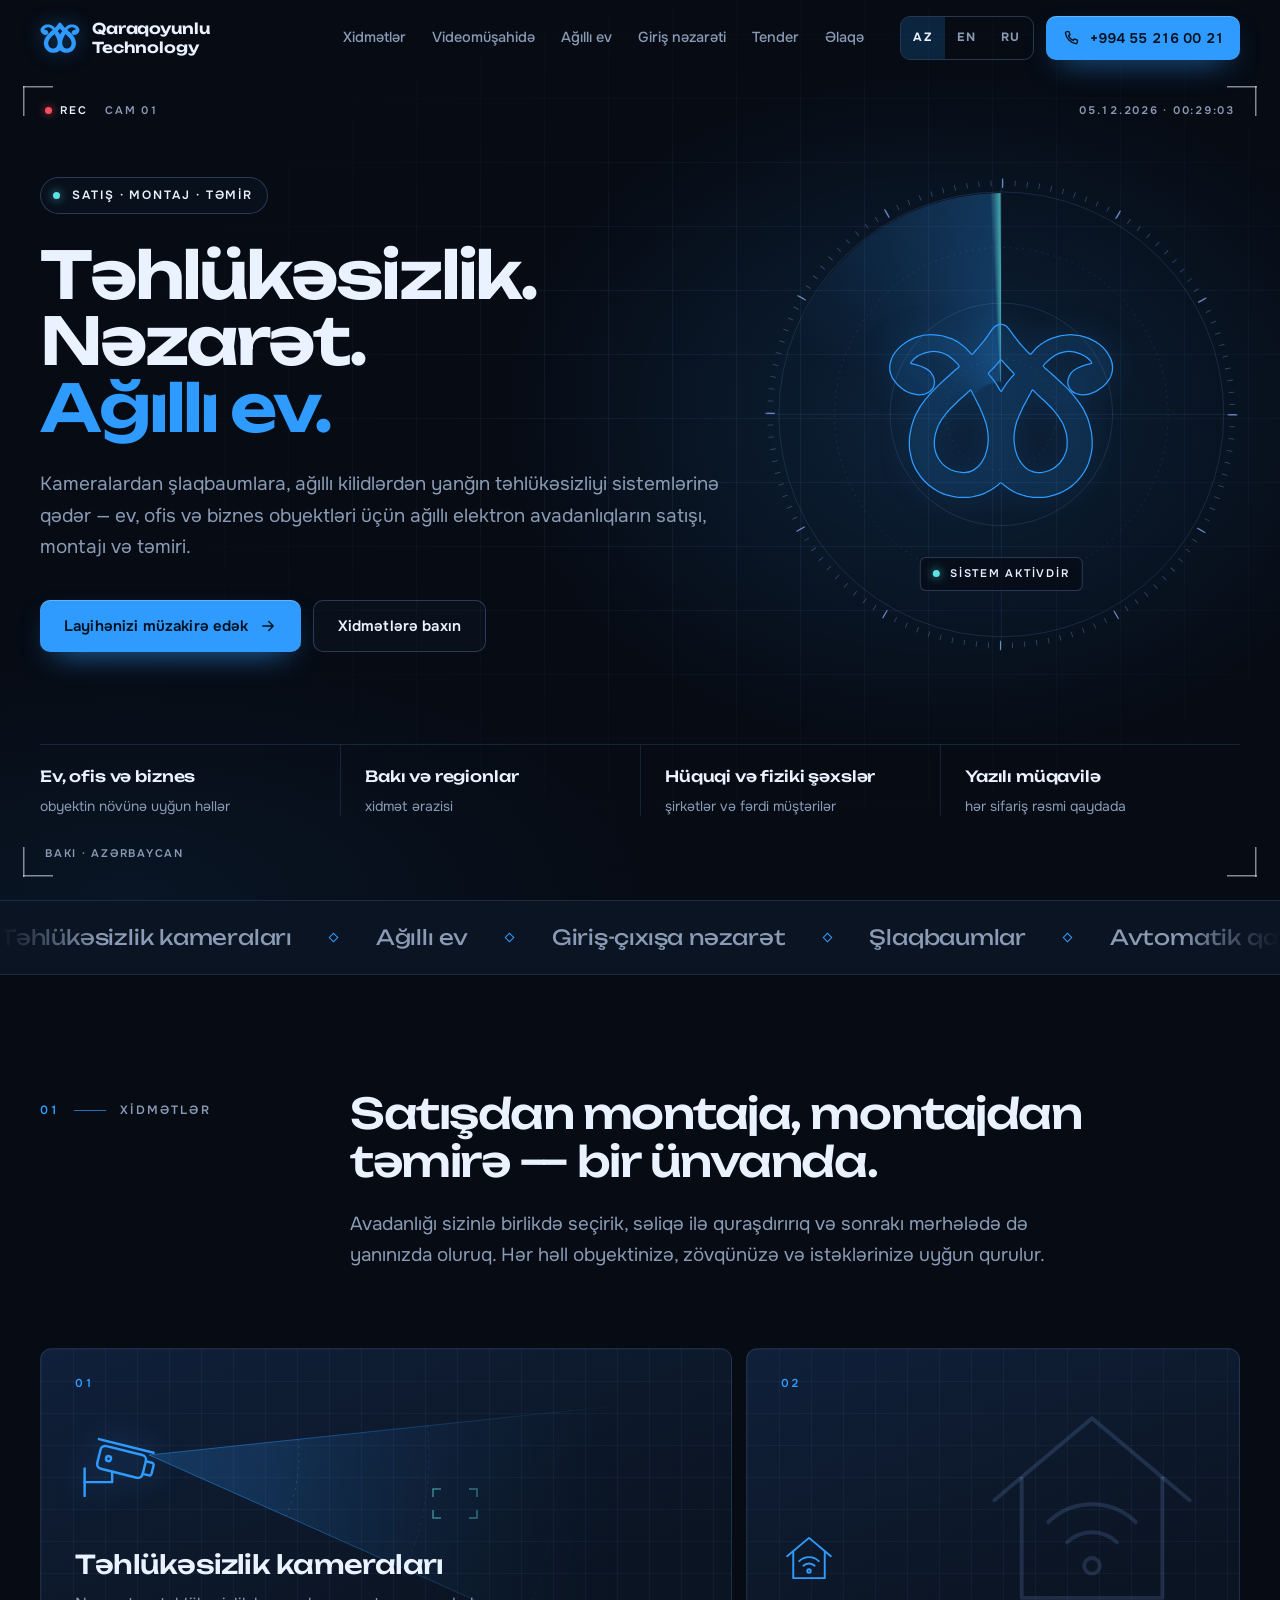
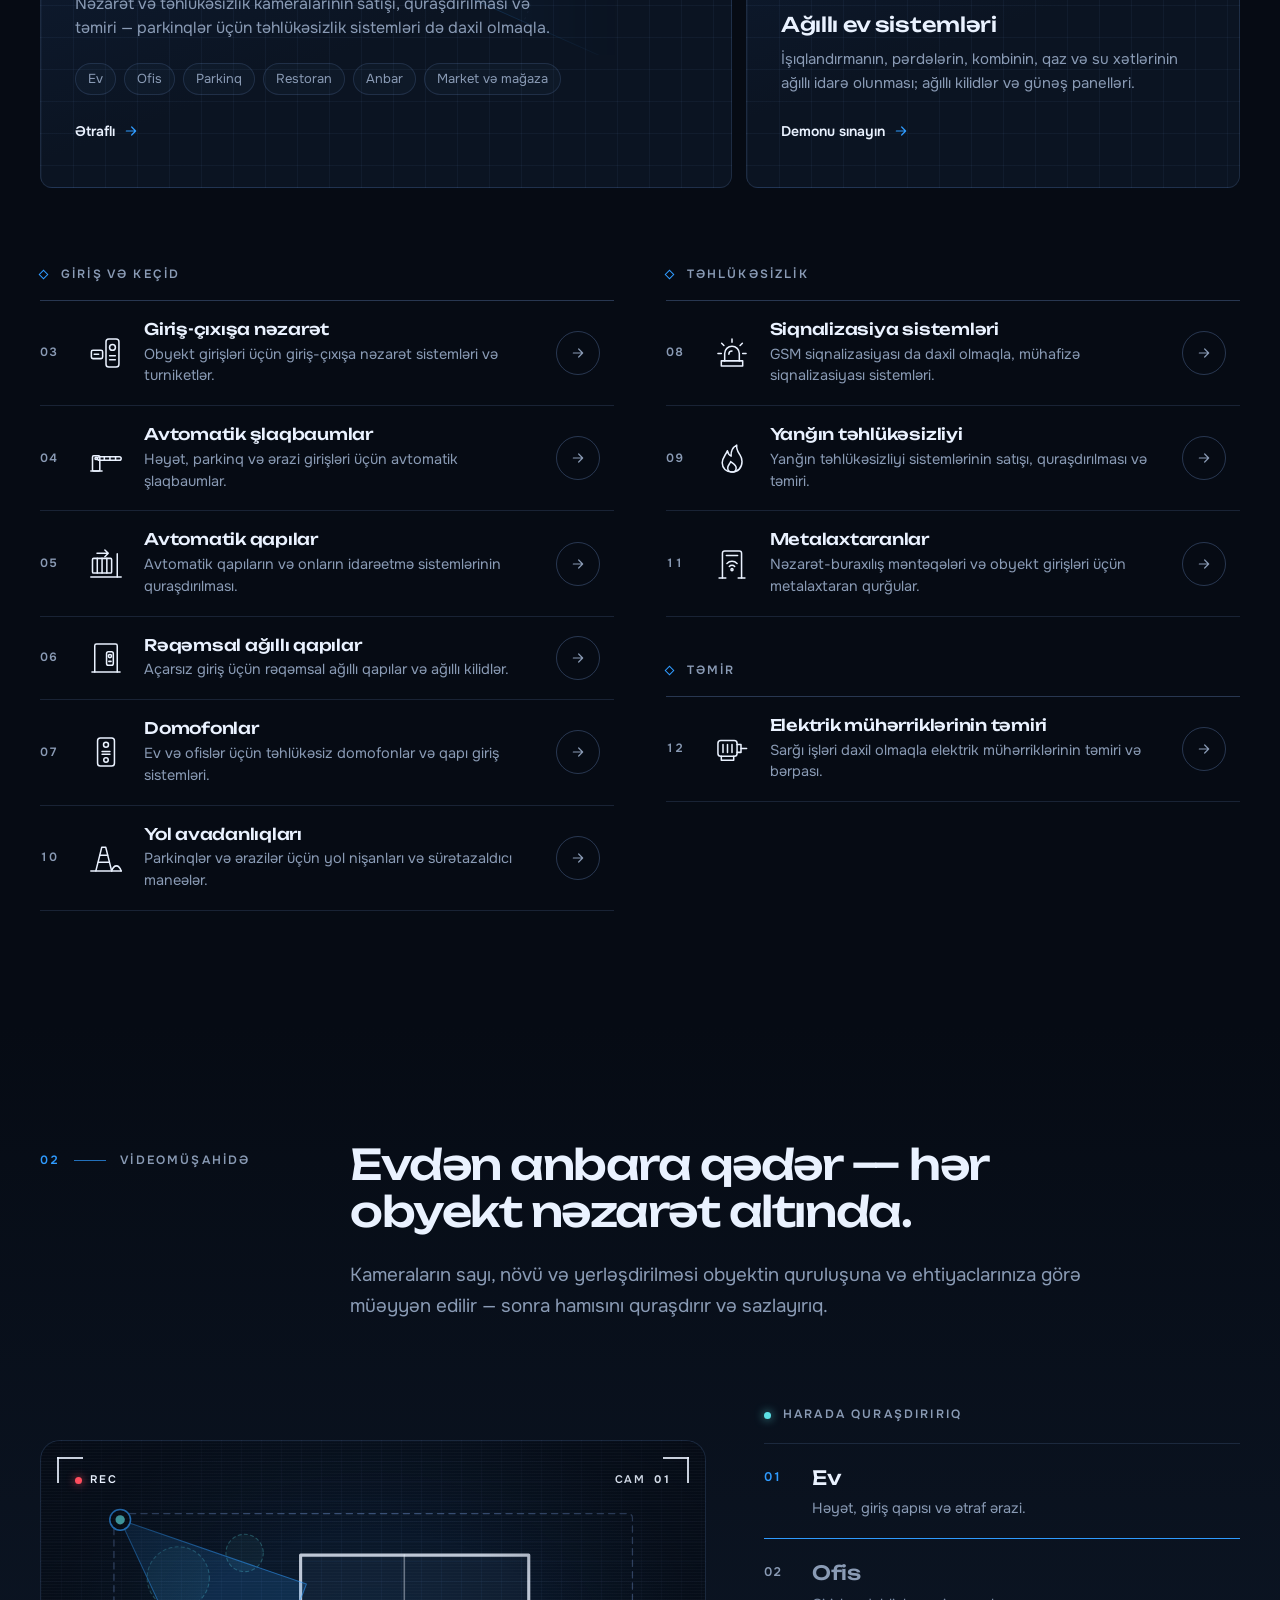
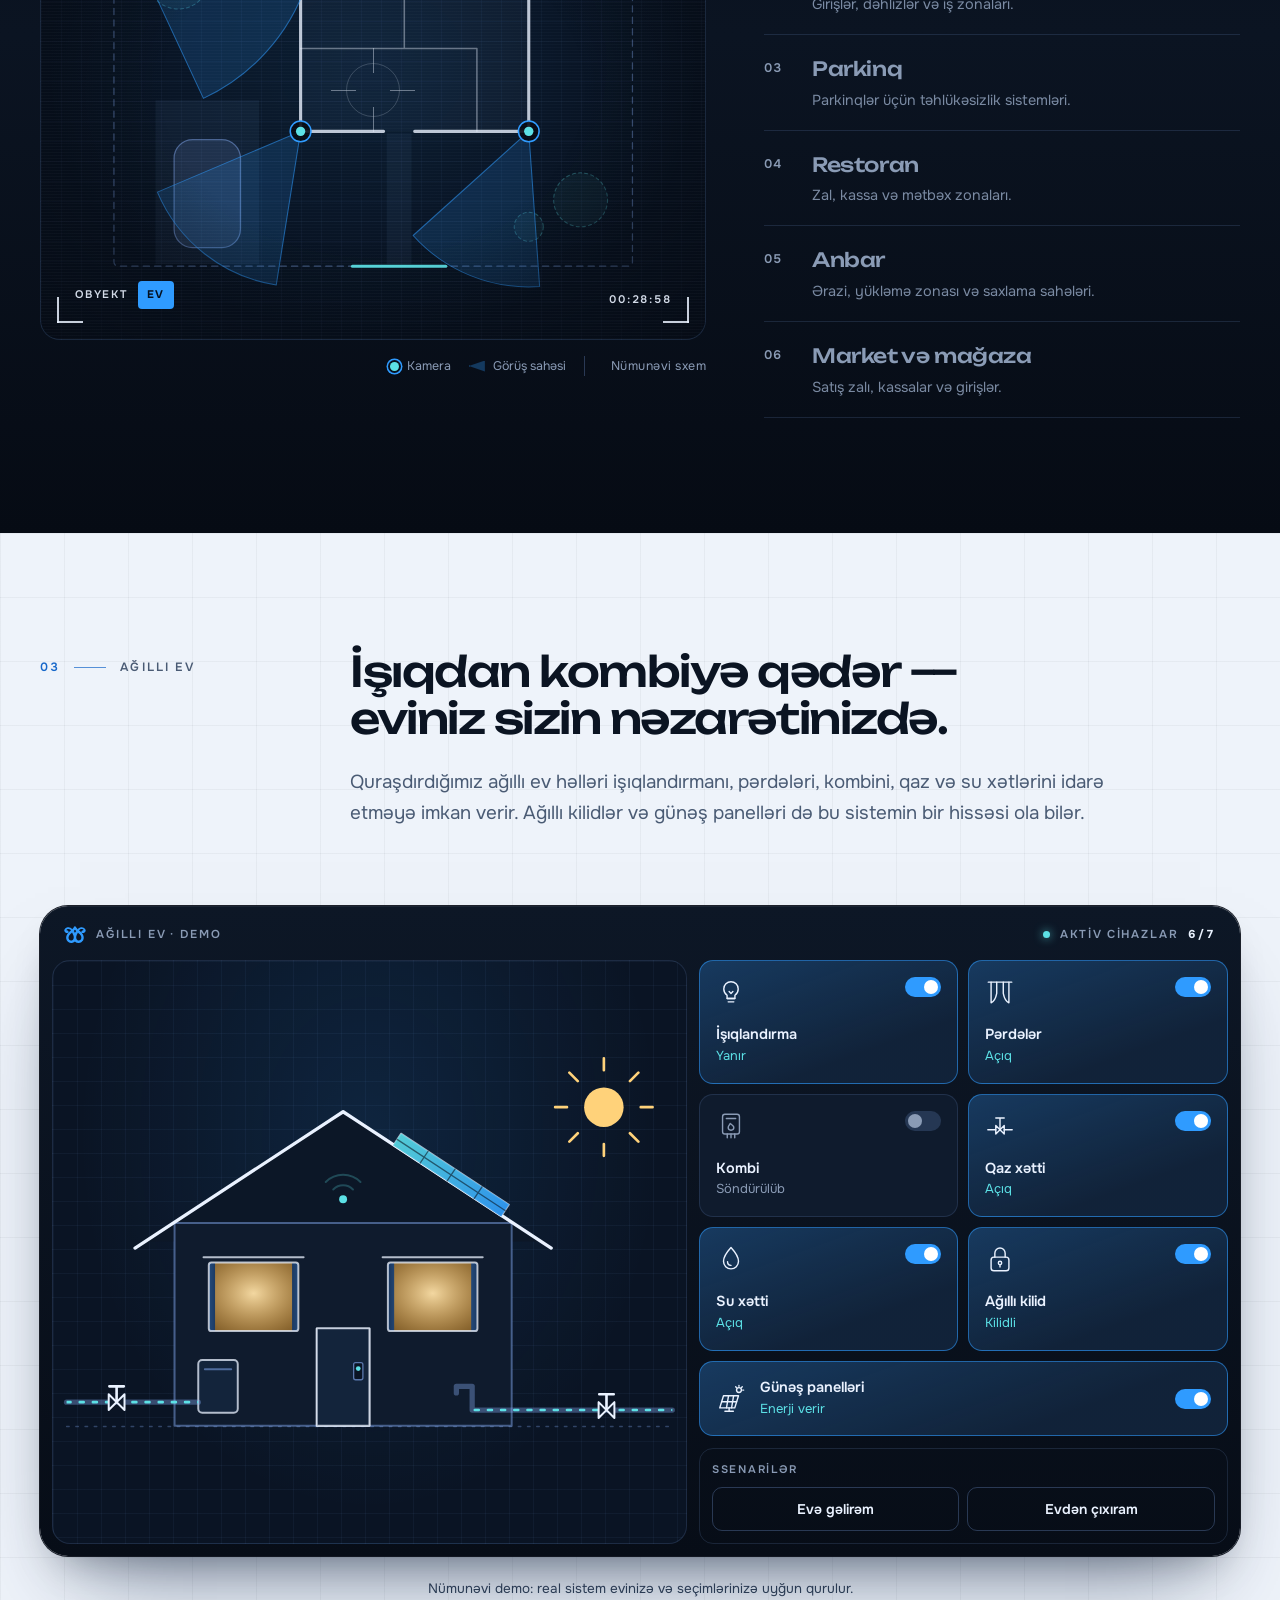
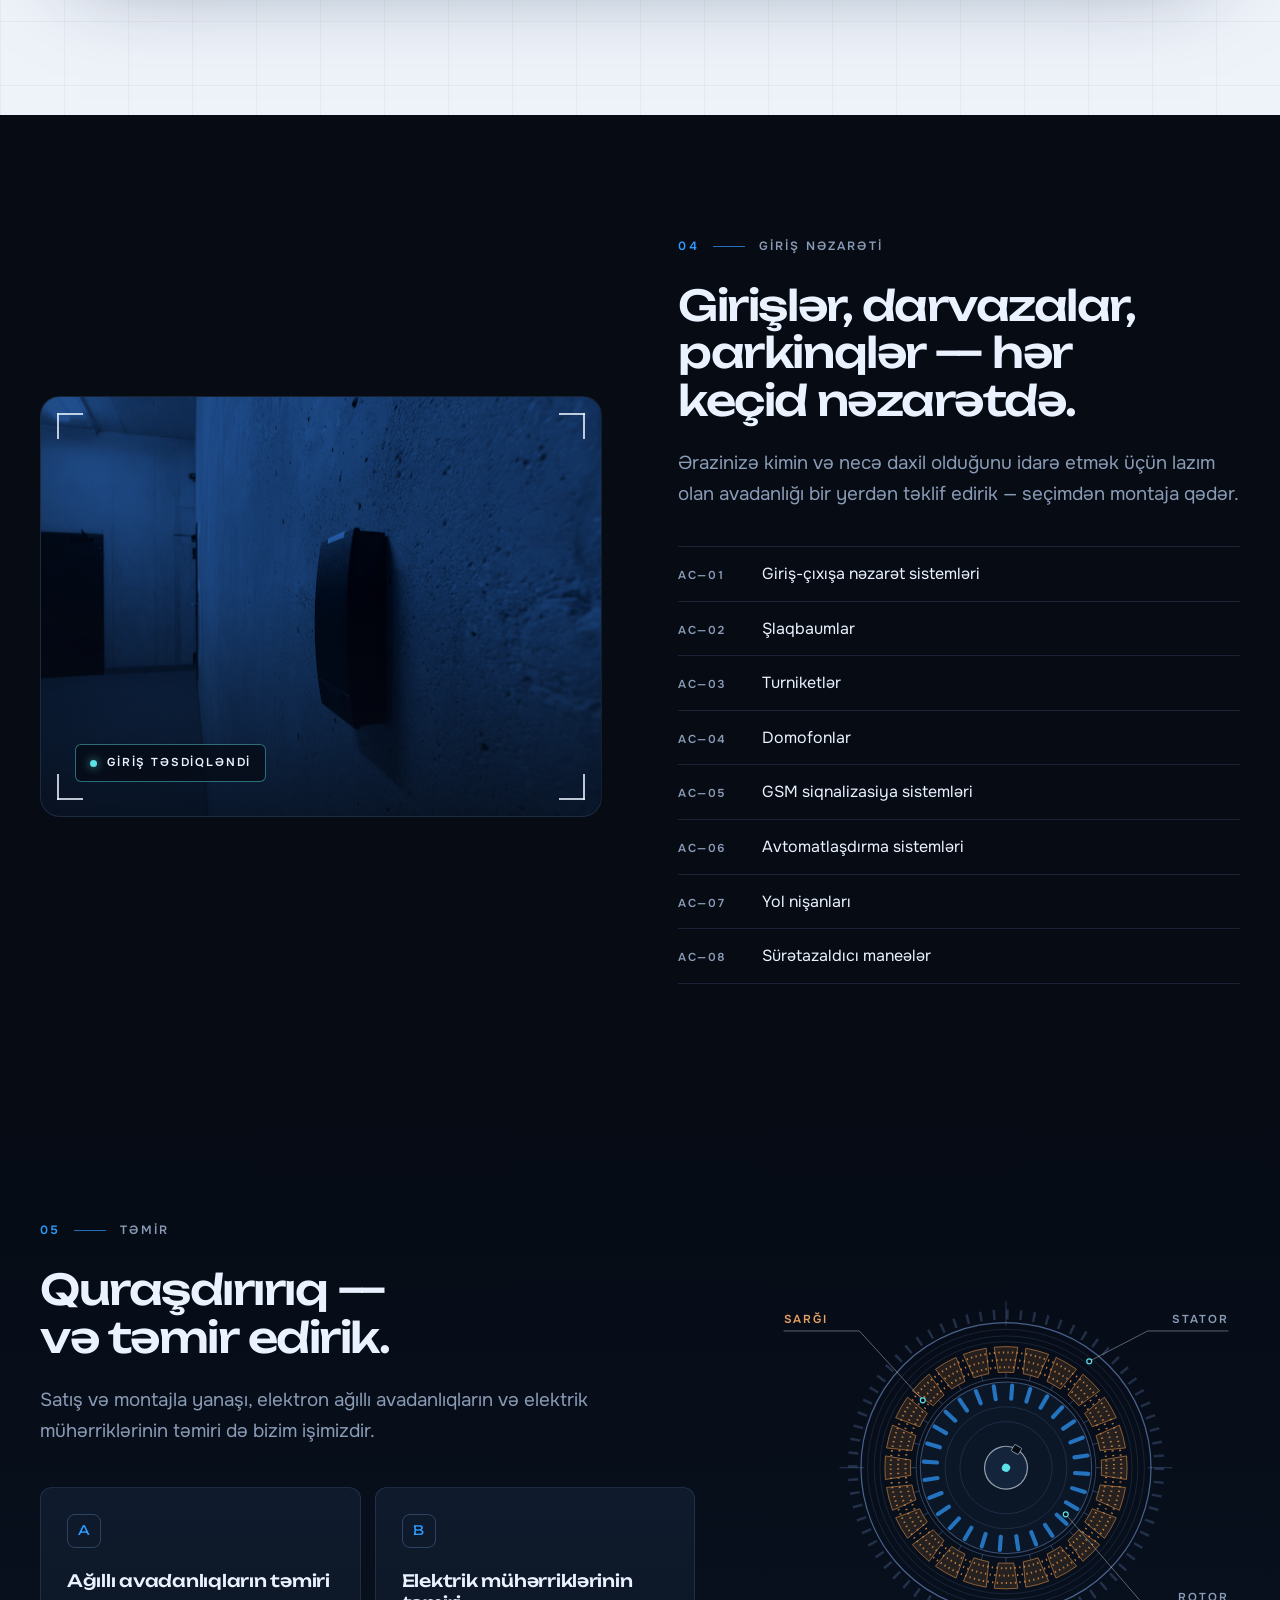
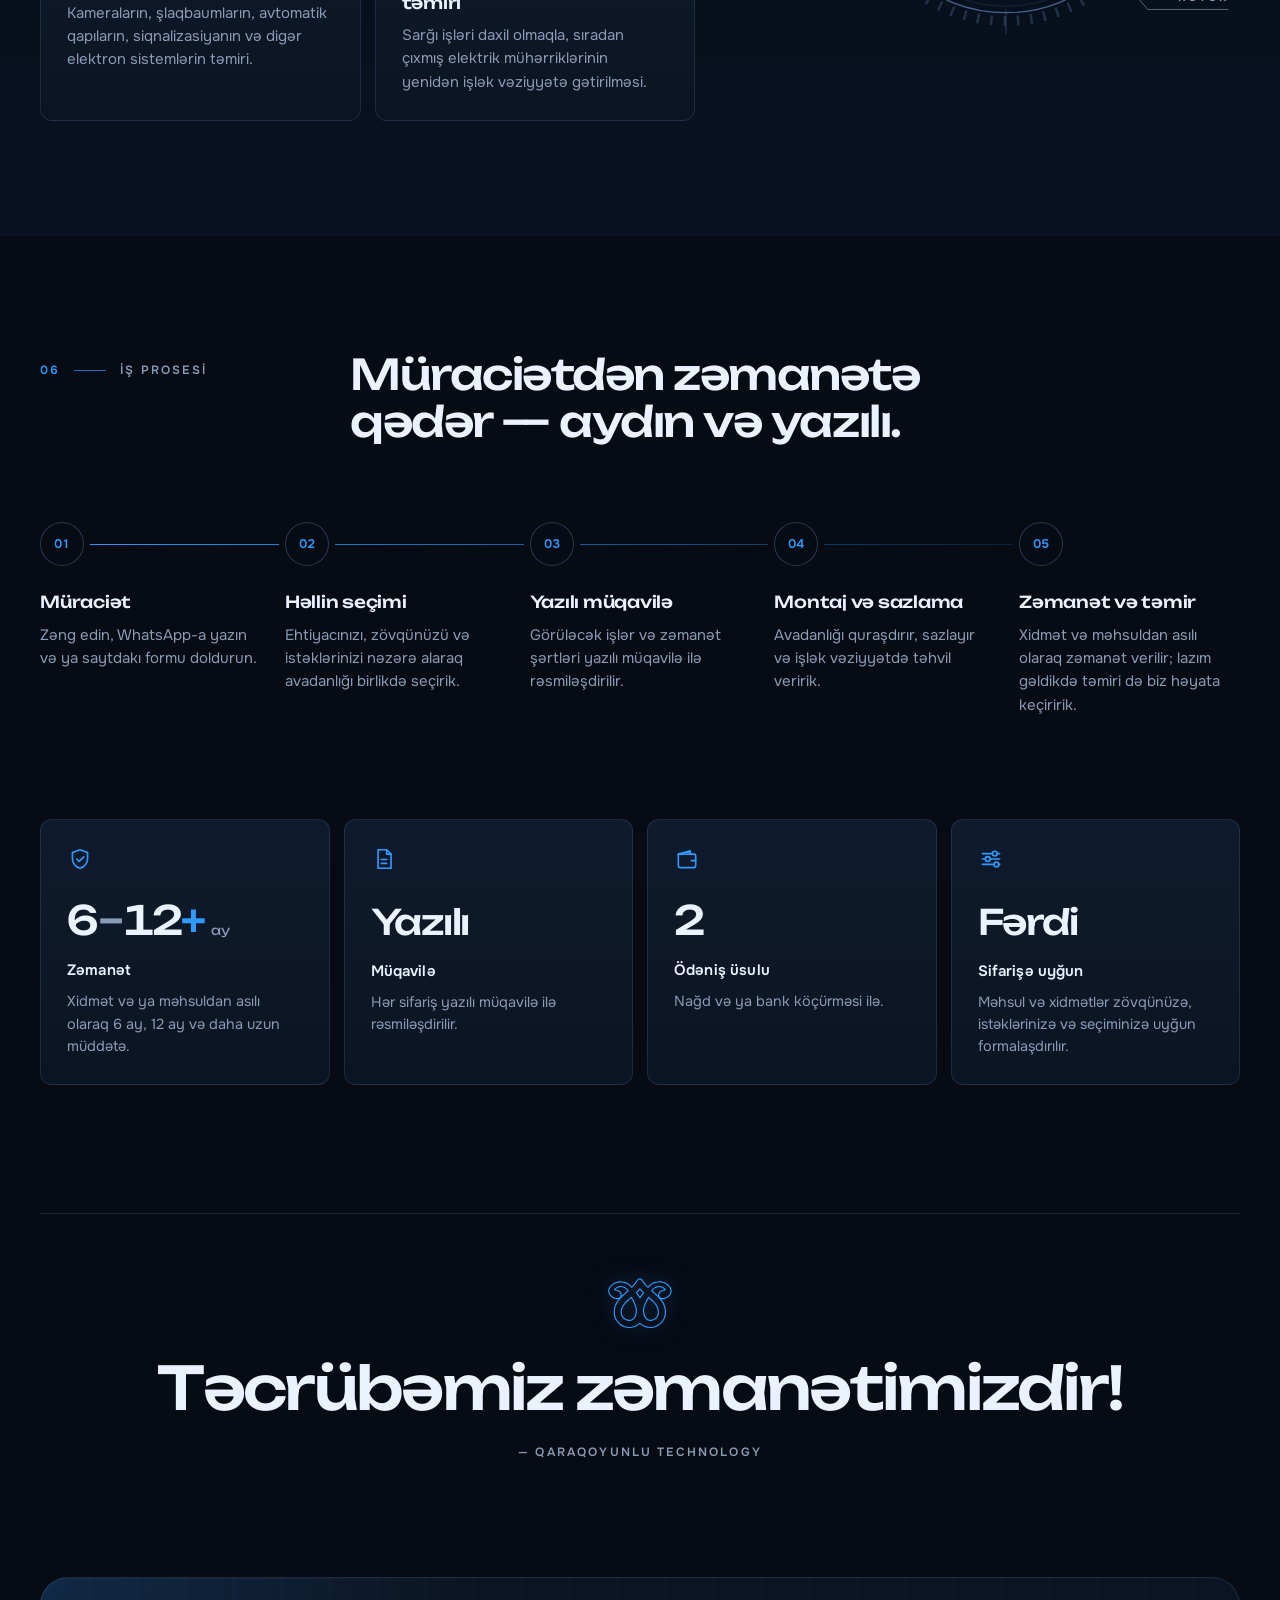
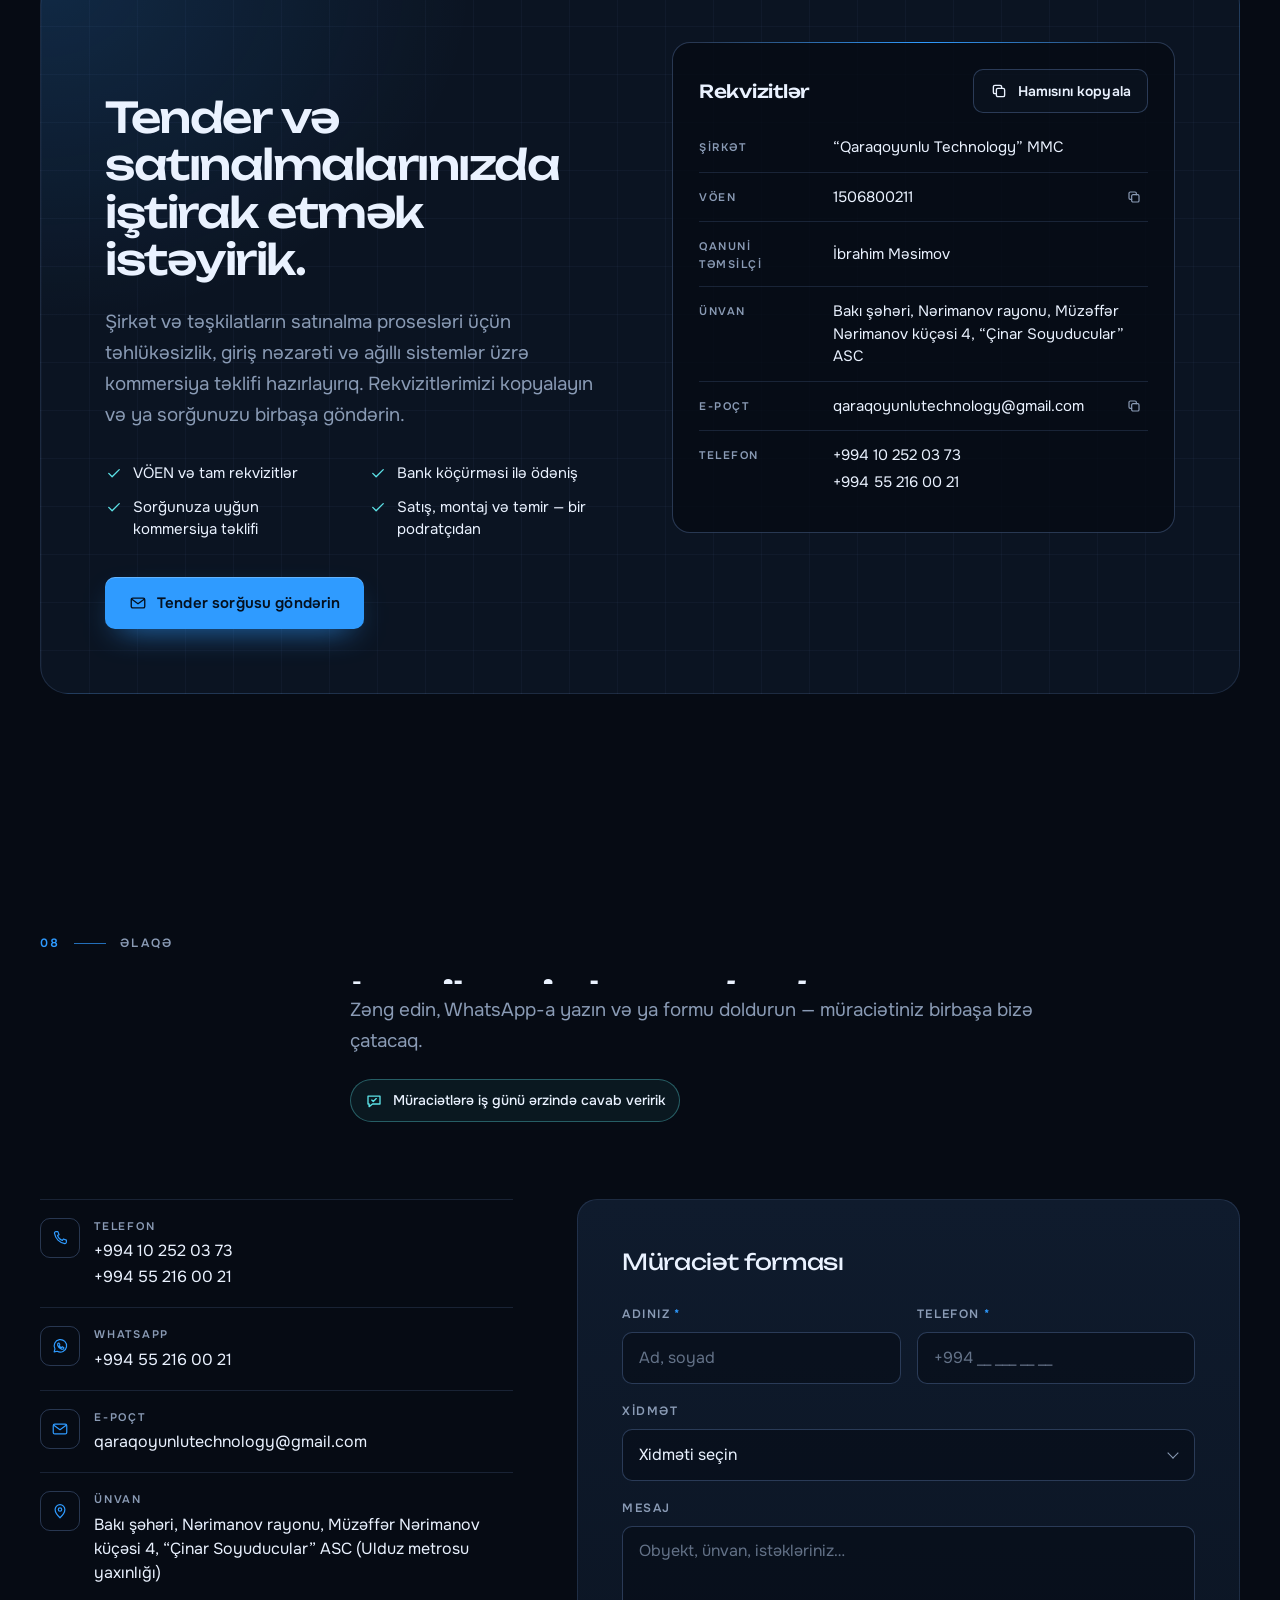
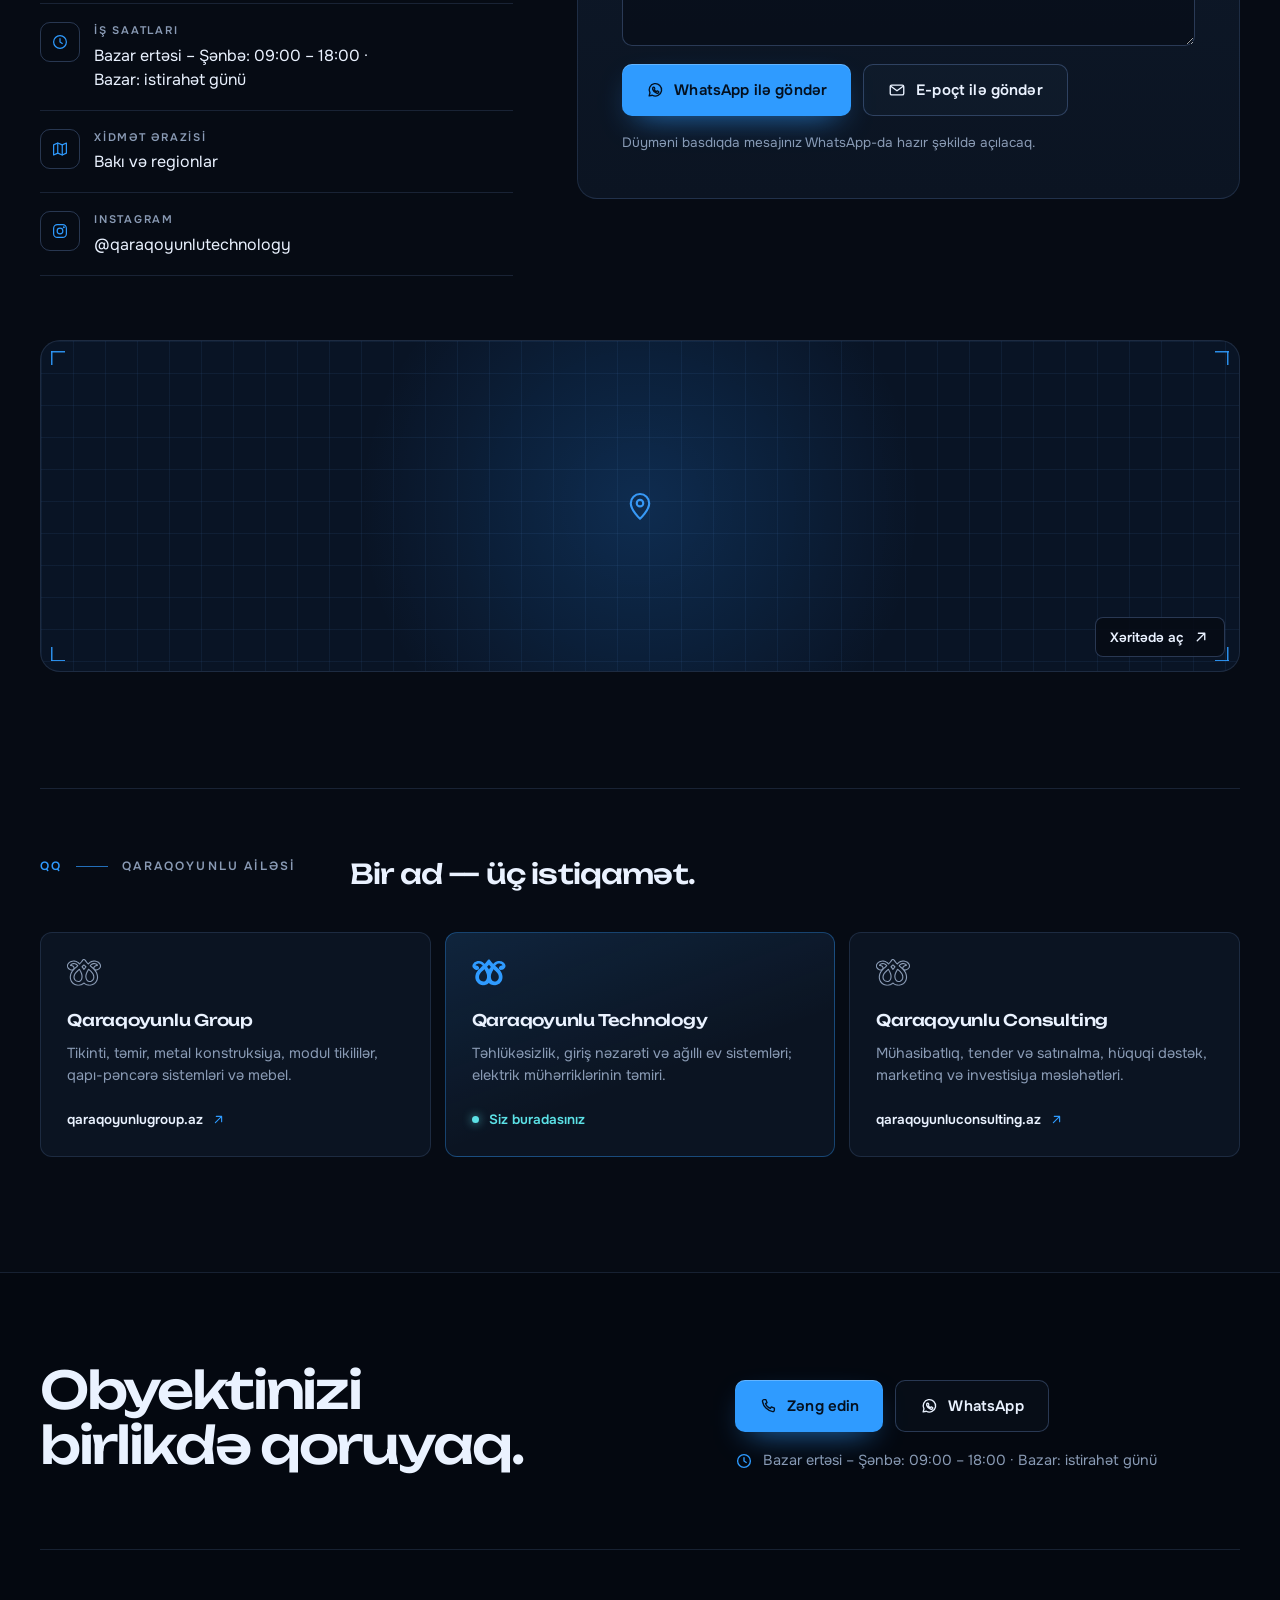
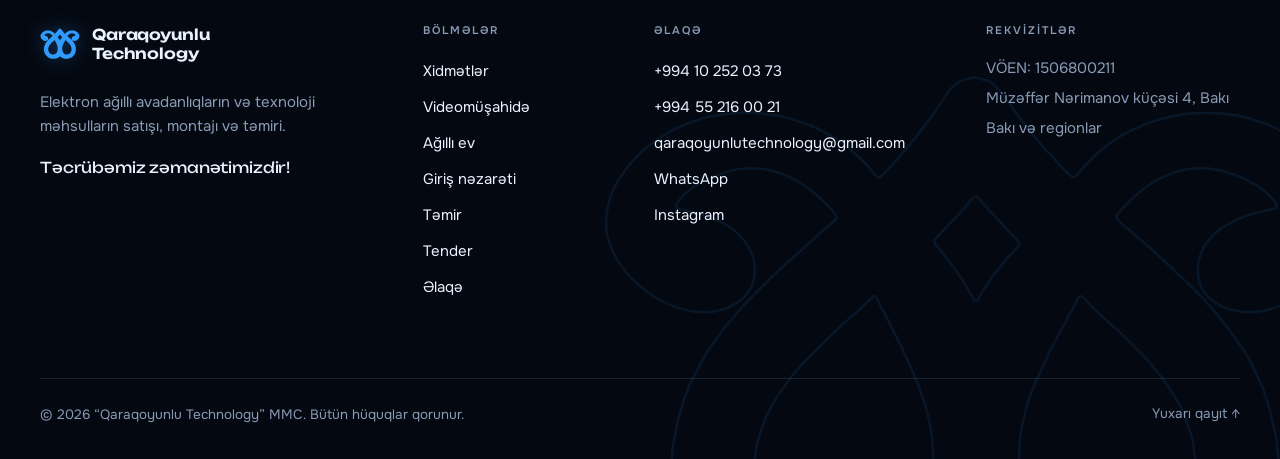
<file: technology/index.html>
<!doctype html>
<html lang="az" data-site="technology">
<head>
  <meta name="robots" content="noindex, nofollow">
  <meta charset="utf-8">
  <meta name="viewport" content="width=device-width, initial-scale=1, viewport-fit=cover">
  <title data-i18n="meta.title">Qaraqoyunlu Technology — təhlükəsizlik kameraları, ağıllı ev və giriş nəzarəti | Bakı</title>
  <meta name="description" content="Təhlükəsizlik kameralarının, ağıllı ev və giriş-çıxışa nəzarət sistemlərinin, şlaqbaumların, avtomatik qapıların, siqnalizasiya və yanğın təhlükəsizliyi sistemlərinin satışı, montajı və təmiri. Elektrik mühərriklərinin təmiri. Yazılı müqavilə və zəmanət." data-i18n-attr="content:meta.desc">
  <link rel="canonical" href="https://qaraqoyunlutechnology.az/">
  <link rel="alternate" hreflang="az" href="https://qaraqoyunlutechnology.az/">
  <link rel="alternate" hreflang="en" href="https://qaraqoyunlutechnology.az/?lang=en">
  <link rel="alternate" hreflang="ru" href="https://qaraqoyunlutechnology.az/?lang=ru">
  <link rel="alternate" hreflang="x-default" href="https://qaraqoyunlutechnology.az/">
  <meta name="theme-color" content="#060B14">
  <meta name="color-scheme" content="dark">
  <link rel="icon" href="favicon.svg" type="image/svg+xml">

  <!-- Open Graph -->
  <meta property="og:type" content="website">
  <meta property="og:site_name" content="Qaraqoyunlu Technology">
  <meta property="og:title" content="Qaraqoyunlu Technology — təhlükəsizlik və ağıllı sistemlər" data-i18n-attr="content:meta.ogTitle">
  <meta property="og:description" content="Kameralar, ağıllı ev, giriş nəzarəti, şlaqbaumlar, siqnalizasiya və yanğın təhlükəsizliyi: satış, montaj və təmir." data-i18n-attr="content:meta.ogDesc">
  <meta property="og:url" content="https://qaraqoyunlutechnology.az/">
  <!-- og-image.jpg is a generated brand card (1200×630); replace if the client prefers another visual -->
  <meta property="og:image" content="https://qaraqoyunlutechnology.az/assets/img/og-image.jpg">
  <meta property="og:image:width" content="1200">
  <meta property="og:image:height" content="630">
  <meta property="og:locale" content="az_AZ" data-i18n-attr="content:meta.locale">
  <meta property="og:locale:alternate" content="en_US" data-i18n-attr="content:meta.localeAlt">

  <link rel="preload" href="assets/fonts/unbounded-latin-wght-normal.woff2" as="font" type="font/woff2" crossorigin>
  <link rel="preload" href="assets/fonts/onest-latin-wght-normal.woff2" as="font" type="font/woff2" crossorigin>
  <!-- Azerbaijani letters (ə ğ ş İ) come from these tiny subsets; AZ is the default language -->
  <link rel="preload" href="assets/fonts/unbounded-az-wght-normal.woff2" as="font" type="font/woff2" crossorigin>
  <link rel="preload" href="assets/fonts/onest-az-wght-normal.woff2" as="font" type="font/woff2" crossorigin>
  <link rel="stylesheet" href="assets/css/fonts.css">
  <link rel="stylesheet" href="assets/css/base.css">
  <link rel="stylesheet" href="assets/css/style.css">

  <!-- Structured data: only real company facts.
       TODO(client): placeholder — openingHours, areaServed and the Instagram link (sameAs) are approved placeholders; confirm with the client. -->
  <script type="application/ld+json">
  {
    "@context": "https://schema.org",
    "@type": "LocalBusiness",
    "@id": "https://qaraqoyunlutechnology.az/#company",
    "name": "Qaraqoyunlu Technology",
    "legalName": "\"Qaraqoyunlu Technology\" MMC",
    "url": "https://qaraqoyunlutechnology.az/",
    "logo": "https://qaraqoyunlutechnology.az/favicon.svg",
    "image": "https://qaraqoyunlutechnology.az/assets/img/og-image.jpg",
    "description": "Elektron ağıllı avadanlıqların, texnoloji məhsulların satışı, montajı və təmiri.",
    "slogan": "Təcrübəmiz zəmanətimizdir!",
    "taxID": "1506800211",
    "email": "qaraqoyunlutechnology@gmail.com",
    "telephone": ["+994102520373", "+994552160021"],
    "paymentAccepted": "Cash, Bank transfer",
    "openingHours": "Mo-Sa 09:00-18:00",
    "areaServed": "Bakı və regionlar",
    "address": {
      "@type": "PostalAddress",
      "streetAddress": "Müzəffər Nərimanov küçəsi 4, \"Çinar Soyuducular\" ASC",
      "addressLocality": "Bakı",
      "addressRegion": "Nərimanov rayonu",
      "addressCountry": "AZ"
    },
    "knowsAbout": [
      "Təhlükəsizlik kameraları", "Ağıllı ev sistemləri", "Giriş-çıxışa nəzarət sistemləri",
      "Avtomatik şlaqbaumlar", "Avtomatik qapılar", "Ağıllı kilidlər", "Domofonlar",
      "Siqnalizasiya sistemləri", "Yanğın təhlükəsizliyi sistemləri", "Yol avadanlıqları",
      "Metalaxtaranlar", "Elektrik mühərriklərinin təmiri", "Turniketlər",
      "Qapı giriş sistemləri", "Rəqəmsal ağıllı qapılar", "Sürətazaldıcı maneələr"
    ],
    "sameAs": ["https://www.instagram.com/qaraqoyunlutechnology/"]
  }
  </script>
</head>
<body>
<!-- Logo symbol (use with <svg viewBox="0 0 1812 1422"><use href="#qq-mark"/></svg>) -->
<svg xmlns="http://www.w3.org/2000/svg" class="sprite" aria-hidden="true" focusable="false"><symbol id="qq-mark" viewBox="0 0 1812 1422"><path fill-rule="evenodd" d="M889 27C886 28,881 30,877 30C863 34,846 47,834 64C832 69,823 81,810 100C809 102,804 108,801 113C798 118,794 123,793 124C790 129,776 147,766 160C748 182,709 228,708 228C708 228,701 236,692 246C673 267,671 268,663 257C642 229,602 192,570 172C566 169,561 166,560 165C557 163,557 163,538 154C532 150,527 147,526 147C526 146,523 145,519 144C515 142,509 140,504 138C496 135,475 128,460 123C449 120,427 115,416 114C412 113,405 113,401 112C351 105,276 112,234 128C231 129,226 131,223 132C217 134,208 138,196 143C189 146,172 155,166 159C163 160,158 164,154 166C132 180,106 201,88 221C65 246,42 281,36 300C35 303,34 306,33 308C32 310,30 315,30 319C29 322,27 327,27 330C25 334,24 344,22 360C21 373,23 397,27 411C29 415,30 420,31 422C34 435,47 460,57 473C70 492,93 516,113 530C116 533,120 536,121 537C126 540,134 546,134 546C135 546,138 548,141 550C150 556,174 567,186 572C208 579,238 585,257 585C266 585,290 581,296 579C298 578,302 577,304 577C309 575,330 565,337 560C364 541,376 518,376 485C376 466,370 444,363 433C362 432,359 427,357 423C350 409,326 386,309 377C283 363,252 351,233 347C230 347,226 345,223 345C221 344,215 342,210 341C186 337,183 334,192 323C204 307,222 291,240 280C247 276,270 264,271 264C272 264,275 263,278 261C282 260,290 257,296 255C303 253,311 250,314 249C317 248,326 246,335 244C394 234,456 251,509 293C527 307,546 326,561 342C570 353,572 356,571 360C570 363,555 377,538 390C535 393,529 398,525 402C518 409,500 425,486 438C464 457,454 466,445 475C440 479,433 485,431 487C426 491,357 560,354 564C353 566,347 572,341 578C332 589,310 615,305 620C304 622,300 627,296 633C292 638,288 644,287 645C286 646,284 649,283 651C276 659,256 689,252 698C247 706,219 761,217 766C217 768,215 773,214 776C208 789,192 843,192 848C192 849,191 852,190 855C190 858,188 864,188 869C186 880,183 892,182 897C180 905,177 946,177 970C177 989,180 1029,183 1038C183 1039,185 1046,186 1053C187 1060,189 1068,190 1070C190 1072,191 1077,192 1080C194 1091,207 1131,213 1143C215 1147,217 1151,217 1152C217 1153,218 1155,220 1158C221 1160,222 1163,222 1164C222 1164,223 1167,225 1170C227 1173,230 1177,231 1179C232 1181,235 1186,238 1191C269 1242,308 1285,354 1317C357 1319,362 1323,366 1326C370 1328,376 1333,380 1335C383 1337,390 1341,395 1344C416 1356,445 1369,464 1375C486 1381,496 1384,506 1386C512 1387,519 1389,522 1390C526 1391,533 1392,538 1393C543 1394,550 1395,553 1396C563 1398,647 1398,657 1396C661 1395,667 1394,672 1393C676 1393,682 1391,685 1390C688 1389,694 1388,698 1387C714 1384,754 1372,772 1365C779 1362,801 1350,809 1346C827 1336,841 1327,850 1320C853 1318,856 1316,857 1315C867 1309,885 1294,892 1286C901 1277,903 1278,915 1290C919 1295,923 1298,943 1313C979 1340,1027 1366,1054 1373C1057 1374,1064 1376,1068 1378C1073 1379,1082 1382,1088 1383C1094 1385,1103 1387,1110 1389C1116 1390,1123 1392,1126 1392C1130 1393,1138 1394,1144 1395C1160 1398,1240 1399,1251 1396C1254 1395,1260 1394,1265 1393C1269 1393,1275 1391,1279 1390C1283 1389,1288 1388,1292 1387C1314 1383,1346 1373,1368 1364C1386 1357,1396 1351,1418 1337C1423 1335,1428 1331,1430 1331C1431 1330,1434 1328,1436 1326C1439 1324,1443 1321,1446 1320C1455 1313,1464 1306,1472 1300C1481 1292,1520 1252,1528 1242C1540 1228,1558 1202,1565 1190C1574 1174,1583 1157,1585 1154C1588 1146,1592 1136,1593 1134C1594 1134,1596 1128,1598 1120C1600 1113,1603 1104,1604 1100C1606 1096,1607 1090,1608 1086C1609 1083,1610 1077,1612 1072C1613 1068,1615 1062,1615 1058C1616 1054,1617 1050,1618 1048C1618 1045,1620 1038,1621 1030C1621 1023,1623 1014,1624 1010C1625 1000,1626 932,1624 926C1623 923,1623 917,1622 912C1620 888,1618 876,1617 872C1616 870,1615 866,1615 863C1614 860,1613 853,1611 847C1609 841,1608 836,1608 835C1608 833,1607 830,1607 827C1602 813,1599 801,1597 794C1594 786,1593 782,1587 765C1583 756,1556 699,1551 690C1528 653,1506 624,1479 591C1471 581,1462 570,1459 568C1457 566,1452 560,1448 555C1439 545,1393 500,1384 492C1381 490,1374 483,1368 477C1362 471,1353 463,1348 458C1343 454,1338 449,1336 448C1335 447,1330 442,1326 438C1321 434,1316 430,1314 428C1313 427,1306 421,1299 414C1291 408,1281 399,1277 395C1272 391,1262 383,1254 376C1239 363,1236 359,1238 354C1239 352,1249 341,1262 328C1286 303,1297 294,1320 279C1323 277,1328 274,1329 273C1344 263,1382 249,1405 244C1423 241,1447 240,1460 242C1466 243,1475 245,1480 245C1486 246,1493 248,1496 249C1499 250,1507 253,1514 255C1527 259,1539 264,1544 266C1545 267,1550 270,1556 273C1568 279,1569 280,1579 286C1591 294,1601 303,1614 318C1625 332,1624 336,1606 340C1601 341,1593 343,1588 344C1583 345,1577 347,1574 347C1558 350,1527 363,1506 374C1467 394,1441 428,1434 465C1432 477,1432 499,1435 508C1439 523,1448 539,1459 550C1464 555,1485 569,1490 571C1492 571,1495 573,1496 573C1500 577,1539 585,1553 585C1563 585,1590 582,1599 579C1603 578,1608 576,1611 576C1638 568,1675 548,1700 527C1704 524,1708 520,1711 519C1722 510,1745 484,1754 470C1756 467,1759 462,1760 461C1764 456,1776 431,1776 427C1777 425,1778 421,1779 419C1780 417,1782 407,1784 399C1790 366,1786 332,1772 300C1752 255,1722 217,1682 185C1677 182,1651 164,1646 162C1645 161,1641 158,1638 157C1621 146,1619 146,1598 137C1586 132,1556 122,1549 121C1547 120,1541 119,1534 117C1528 116,1518 114,1511 114C1504 113,1495 112,1490 111C1479 109,1427 109,1415 111C1410 111,1402 112,1397 113C1387 114,1369 118,1357 121C1354 122,1347 124,1343 125C1319 131,1293 142,1272 152C1265 156,1257 160,1255 161C1252 162,1249 164,1248 165C1247 166,1241 170,1234 174C1228 178,1221 183,1218 185C1216 187,1211 191,1208 193C1195 203,1166 231,1154 246C1139 265,1137 266,1129 259C1121 252,1097 227,1092 221C1089 217,1082 210,1077 205C1068 195,1053 179,1044 167C1041 163,1034 155,1030 150C1022 140,992 100,984 88C972 72,961 56,955 51C946 41,932 32,924 31C922 30,917 29,914 28C907 25,896 24,889 27M898 311C894 315,883 328,878 334C872 342,853 362,828 387C814 401,805 412,804 413C803 418,805 420,810 427C813 430,819 437,823 442C827 447,833 455,836 458C839 462,845 469,848 475C852 480,856 487,858 489C869 504,875 513,882 526C898 555,899 557,903 557C907 557,909 555,911 550C913 545,924 527,933 515C936 511,941 503,944 498C947 494,952 487,955 484C957 481,961 476,963 474C965 472,969 466,973 462C977 458,983 450,987 446C991 441,996 436,998 434C1011 422,1011 421,990 400C980 390,969 379,966 374C962 370,953 360,946 353C938 346,931 337,929 334C915 318,906 308,903 308C901 308,899 309,898 311M644 561C626 578,618 586,606 596C601 600,593 607,588 611C583 616,577 622,574 624C566 631,492 705,485 712C483 716,478 722,474 726C470 730,465 736,462 740C460 744,454 752,449 759C438 773,434 778,426 792C422 799,418 807,415 810C410 820,403 833,401 840C383 888,379 902,376 938C373 973,376 1012,384 1036C386 1042,389 1050,390 1053C393 1063,407 1089,419 1107C438 1135,470 1161,504 1178C540 1195,568 1202,609 1201C641 1200,658 1196,682 1183C705 1171,735 1143,751 1118C773 1085,786 1051,792 1016C793 1013,794 1006,795 1002C796 997,797 988,798 981C799 974,800 963,801 957C802 943,802 929,801 911C800 903,799 892,799 886C798 881,797 873,797 870C792 843,790 835,788 826C785 814,780 796,777 791C777 790,775 785,774 782C774 778,772 775,771 773C771 772,769 769,768 765C768 762,764 754,761 747C758 741,756 735,756 734C756 734,755 731,754 729C751 723,734 685,728 672C726 668,723 661,720 657C718 652,715 647,715 645C714 643,711 638,709 634C707 630,704 625,703 623C702 620,686 588,677 572C675 567,672 561,671 558C668 551,663 546,660 546C659 546,652 553,644 561M1149 549C1148 550,1143 558,1140 566C1136 573,1132 581,1131 582C1129 584,1121 599,1117 608C1116 610,1111 619,1107 627C1103 635,1098 643,1097 645C1097 647,1094 652,1091 657C1087 664,1074 689,1074 690C1074 691,1069 702,1059 722C1050 742,1043 756,1043 757C1043 759,1036 777,1035 779C1030 787,1017 836,1012 864C1007 888,1005 934,1007 960C1013 1039,1035 1095,1077 1142C1093 1160,1126 1184,1141 1188C1144 1189,1147 1190,1149 1191C1155 1194,1173 1199,1181 1199C1196 1201,1220 1201,1224 1200C1226 1199,1232 1199,1236 1198C1254 1195,1271 1190,1286 1184C1298 1178,1315 1170,1318 1167C1320 1166,1323 1164,1324 1163C1331 1159,1359 1135,1367 1127C1389 1101,1410 1064,1417 1039C1418 1035,1420 1030,1420 1028C1424 1017,1427 990,1427 969C1427 954,1426 928,1425 924C1424 923,1423 917,1423 911C1423 905,1421 896,1420 891C1418 886,1417 880,1416 878C1416 875,1415 871,1414 869C1413 867,1410 859,1408 852C1403 835,1395 816,1388 804C1372 777,1360 759,1350 745C1347 741,1343 736,1341 734C1339 731,1333 724,1328 718C1324 713,1318 705,1315 702C1310 695,1242 627,1234 621C1231 619,1225 613,1220 609C1216 605,1209 598,1204 594C1191 583,1184 576,1176 567C1157 546,1154 543,1149 549"/></symbol></svg>
<!-- Custom line icons -->
<svg xmlns="http://www.w3.org/2000/svg" class="sprite" aria-hidden="true" focusable="false">
  <!-- Service icons: 32×32 grid, stroke only (stroke width set in CSS) -->
  <symbol id="i-camera" viewBox="0 0 32 32">
    <path d="M3.5 16.5v10"/><path d="M3.5 21.5h10v-3.8"/>
    <g class="ic-pan"><g transform="rotate(14 9 15)">
      <path d="M6.5 6.2h20.5"/>
      <rect x="8" y="8" width="17" height="8.5" rx="1.8"/>
      <path d="M25 9.9h2.3a.8.8 0 0 1 .8.8v3.1a.8.8 0 0 1-.8.8H25"/>
      <circle cx="11.6" cy="12.25" r=".9"/>
    </g></g>
  </symbol>
  <symbol id="i-home" viewBox="0 0 32 32">
    <path d="M3.5 15 16 4.5 28.5 15"/><path d="M7 12.2V27.5h18V12.2"/>
    <path class="ic-wave ic-wave--3" d="M10.4 17.8a8 8 0 0 1 11.2 0"/>
    <path class="ic-wave ic-wave--2" d="M12.8 20.4a4.6 4.6 0 0 1 6.4 0"/>
    <circle class="ic-wave ic-wave--1" cx="16" cy="23.4" r="1"/>
  </symbol>
  <symbol id="i-access" viewBox="0 0 32 32">
    <rect x="16" y="3.5" width="11.5" height="25" rx="2.5"/>
    <circle cx="21.75" cy="11" r="2.6"/>
    <path d="M19.2 18.5h5.1M19.2 22h5.1"/>
    <g class="ic-card"><rect x="3" y="13.5" width="10" height="7.5" rx="1.4"/><path d="M5.5 17.2h4"/></g>
  </symbol>
  <symbol id="i-barrier" viewBox="0 0 32 32">
    <path d="M2.5 27.5h10"/>
    <rect x="4" y="14" width="6.5" height="13.5" rx="1"/>
    <g class="ic-arm"><rect x="8.5" y="14.8" width="21" height="3.2" rx="1.6"/><path d="M14.5 14.8v3.2M19.5 14.8v3.2M24.5 14.8v3.2"/></g>
    <circle cx="7.25" cy="16.4" r="1"/>
  </symbol>
  <symbol id="i-gate" viewBox="0 0 32 32">
    <path d="M2.5 27.5h27"/><path d="M26 7v20.5"/>
    <g class="ic-slide"><rect x="4" y="11" width="17" height="13" rx="1"/><path d="M8.25 11v13M12.5 11v13M16.75 11v13"/></g>
    <path class="ic-arrow" d="M8 6.5h10m-3-3 3 3-3 3"/>
  </symbol>
  <symbol id="i-smartlock" viewBox="0 0 32 32">
    <path d="M6 28.5V5a1.5 1.5 0 0 1 1.5-1.5h17A1.5 1.5 0 0 1 26 5v23.5"/>
    <path d="M3.5 28.5h25"/>
    <rect x="16.5" y="10.5" width="6" height="12" rx="1.6"/>
    <circle cx="19.5" cy="14.3" r="1.4"/>
    <path class="ic-led" d="M18.5 19h2"/>
  </symbol>
  <symbol id="i-intercom" viewBox="0 0 32 32">
    <rect x="8.5" y="3.5" width="15" height="25" rx="2.5"/>
    <circle cx="16" cy="9.5" r="2.2"/>
    <path d="M12.5 15.5h7M12.5 18h7"/>
    <circle class="ic-btn" cx="16" cy="23.2" r="2"/>
  </symbol>
  <symbol id="i-alarm" viewBox="0 0 32 32">
    <path d="M9.5 23v-6.5a6.5 6.5 0 0 1 13 0V23"/>
    <path d="M6.5 23h19v4.5h-19z"/>
    <path d="M13.2 17a2.8 2.8 0 0 1 2.8-2.8"/>
    <path class="ic-rays" d="M16 3.5v3M6.8 7.3l2 2M25.2 7.3l-2 2M3.5 16.5h3M25.5 16.5h3"/>
  </symbol>
  <symbol id="i-fire" viewBox="0 0 32 32">
    <g class="ic-flame">
      <path d="M16 28.5c-5.2 0-8.7-3.5-8.7-8.2 0-4.5 3.2-7 4.6-10.8.5 2.7 1.7 4.1 3.3 4.8-.3-4.3 1.5-7.9 5-9.8-.6 4.1 1.5 6.5 2.9 8.8 1 1.6 1.8 3.4 1.8 5.8 0 5.6-3.6 9.4-8.9 9.4z"/>
      <path d="M16 28.5c-2.2 0-3.8-1.6-3.8-3.7 0-2.4 2-3.4 2.6-5.6 1.6 1.3 4.9 2.8 4.9 5.6 0 2.1-1.6 3.7-3.7 3.7z"/>
    </g>
  </symbol>
  <symbol id="i-road" viewBox="0 0 32 32">
    <path d="M2.5 27.5h27"/>
    <path d="M7 27.5 12.2 6.5h3.6l5.2 21"/>
    <path d="M10.6 13.5h6.8M9.1 19.8h9.8"/>
    <path class="ic-bump" d="M21 27.5c1-3 2.6-4.5 4.25-4.5S28.5 24.5 29.5 27.5"/>
  </symbol>
  <symbol id="i-detector" viewBox="0 0 32 32">
    <path d="M7.5 28.5V6.5a2 2 0 0 1 2-2h13a2 2 0 0 1 2 2v22"/>
    <path d="M4.5 28.5h6M21.5 28.5h6"/>
    <path d="M11 8.5h10"/>
    <g class="ic-scan"><path d="M11.5 15.5a6.4 6.4 0 0 1 9 0"/><path d="M13.6 18.2a3.4 3.4 0 0 1 4.8 0"/><circle cx="16" cy="21" r=".9"/></g>
  </symbol>
  <symbol id="i-motor" viewBox="0 0 32 32">
    <rect x="3.5" y="8.5" width="17" height="14" rx="2.5"/>
    <path d="M20.5 12h3.5v7h-3.5"/>
    <path class="ic-shaft" d="M24 15.5h5"/>
    <path class="ic-fins" d="M8 12v7M12 12v7M16 12v7"/>
    <path d="M6.5 22.5v3.5h11v-3.5"/>
  </symbol>

  <!-- Smart-home tiles -->
  <symbol id="i-bulb" viewBox="0 0 32 32">
    <path d="M12 23h8M13 26.5h6"/>
    <path d="M11.8 19.5C9.7 17.8 8.3 15.4 8.3 12.7a7.7 7.7 0 0 1 15.4 0c0 2.7-1.4 5.1-3.5 6.8V23h-8.4z"/>
    <path d="M14 15.5l2 2 2-2" />
  </symbol>
  <symbol id="i-curtain" viewBox="0 0 32 32">
    <path d="M3.5 5.5h25"/>
    <path d="M6.5 5.5v22c2.8-1.2 5-4.8 6-10V5.5"/>
    <path d="M25.5 5.5v22c-2.8-1.2-5-4.8-6-10V5.5"/>
  </symbol>
  <symbol id="i-boiler" viewBox="0 0 32 32">
    <rect x="7" y="3.5" width="18" height="21" rx="2.5"/>
    <path d="M11 8h10"/>
    <path d="M16 20.5c-1.8 0-3-1.2-3-2.8 0-1.9 1.6-2.7 2.1-4.4 1.3 1 3.9 2.3 3.9 4.4 0 1.6-1.2 2.8-3 2.8z"/>
    <path d="M12 24.5v4M16 24.5v4M20 24.5v4"/>
  </symbol>
  <symbol id="i-gas" viewBox="0 0 32 32">
    <path d="M3 20h8.5M20.5 20H29"/>
    <path d="M11.5 15.5v9l9-9v9z"/>
    <path d="M16 20v-9M11.5 7.5h9M16 11V7.5"/>
  </symbol>
  <symbol id="i-water" viewBox="0 0 32 32">
    <path d="M16 3.8s-8 8.8-8 14.7a8 8 0 0 0 16 0c0-5.9-8-14.7-8-14.7z"/>
    <path d="M12.3 19a3.8 3.8 0 0 0 3.7 3.8"/>
  </symbol>
  <symbol id="i-lock" viewBox="0 0 32 32">
    <rect x="6.5" y="14" width="19" height="14.5" rx="3"/>
    <path d="M10.5 14V9.8a5.5 5.5 0 0 1 11 0V14"/>
    <circle cx="16" cy="20.2" r="1.8"/><path d="M16 22v2.6"/>
  </symbol>
  <symbol id="i-solar" viewBox="0 0 32 32">
    <circle cx="24.5" cy="6.5" r="2.6"/>
    <path d="M24.5 1.5v1M29.5 6.5h-1M28 3l-.7.7M21 3l.7.7"/>
    <path d="M4 25.5 8 12.5h16l-4 13z"/>
    <path d="M6 19h16M13.4 12.5l-2.2 13M18.8 12.5l-2.2 13"/>
    <path d="M14 25.5v3.5M9.5 29h9"/>
  </symbol>

  <!-- UI icons -->
  <symbol id="i-phone" viewBox="0 0 24 24">
    <path d="M6.6 3.5h2.6l1.5 4-2 1.3a10.5 10.5 0 0 0 6.5 6.5l1.3-2 4 1.5v2.6a2 2 0 0 1-2.1 2A16.5 16.5 0 0 1 4.6 5.6a2 2 0 0 1 2-2.1z"/>
  </symbol>
  <symbol id="i-mail" viewBox="0 0 24 24">
    <rect x="3" y="5.5" width="18" height="13" rx="2"/><path d="m3.8 7 8.2 6 8.2-6"/>
  </symbol>
  <symbol id="i-pin" viewBox="0 0 24 24">
    <path d="M12 21s-6.5-6-6.5-11a6.5 6.5 0 0 1 13 0c0 5-6.5 11-6.5 11z"/><circle cx="12" cy="10" r="2.3"/>
  </symbol>
  <symbol id="i-wa" viewBox="0 0 24 24">
    <path d="M4.2 19.8l1.1-3.9A8.3 8.3 0 1 1 8.4 19l-4.2.8z"/>
    <path d="M9.2 8.6c.2-.5.5-.5.8-.5h.5c.2 0 .4.1.5.4l.7 1.6c.1.2 0 .4-.1.6l-.5.6c-.1.1-.1.3 0 .5.6 1 1.4 1.8 2.5 2.3.2.1.4.1.5-.1l.6-.7c.1-.2.3-.2.5-.1l1.6.8c.2.1.3.3.3.5 0 .6-.3 1.3-1 1.6-.6.3-1.4.3-2.1.1-2.3-.7-4.2-2.6-5-4.9-.2-.9-.1-1.9.2-2.7z"/>
  </symbol>
  <symbol id="i-arrow" viewBox="0 0 24 24"><path d="M5 12h14M13 6l6 6-6 6"/></symbol>
  <symbol id="i-arrow-ur" viewBox="0 0 24 24"><path d="M7 17 17 7M8.5 7H17v8.5"/></symbol>
  <symbol id="i-copy" viewBox="0 0 24 24"><rect x="8.5" y="8.5" width="11" height="11" rx="2"/><path d="M15.5 8.5V6.5a2 2 0 0 0-2-2h-7a2 2 0 0 0-2 2v7a2 2 0 0 0 2 2h2"/></symbol>
  <symbol id="i-check" viewBox="0 0 24 24"><path d="m5 12.5 4.5 4.5L19 7.5"/></symbol>
  <symbol id="i-doc" viewBox="0 0 24 24"><path d="M6.5 3.5h8l4 4v13h-12z"/><path d="M14.5 3.5v4h4M9.5 12.5h5M9.5 16h5"/></symbol>
  <symbol id="i-shield" viewBox="0 0 24 24"><path d="M12 3.5 19 6v5.5c0 4.4-3 8-7 9-4-1-7-4.6-7-9V6z"/><path d="m9 12 2.2 2.2L15.5 10"/></symbol>
  <symbol id="i-wallet" viewBox="0 0 24 24"><path d="M4 7.5h14.5a1.5 1.5 0 0 1 1.5 1.5v9.5a1.5 1.5 0 0 1-1.5 1.5h-13A1.5 1.5 0 0 1 4 18.5z"/><path d="M4 7.5 15 4.5v3M16 13.5h4"/></symbol>
  <symbol id="i-sliders" viewBox="0 0 24 24"><path d="M4 7h9M18 7h2M4 12h3M11 12h9M4 17h11M19 17h1"/><circle cx="15.5" cy="7" r="2.2"/><circle cx="9" cy="12" r="2.2"/><circle cx="17" cy="17" r="2.2"/></symbol>
  <symbol id="i-users" viewBox="0 0 24 24"><circle cx="9" cy="8.5" r="3.2"/><path d="M3.5 19.5c.6-3.2 2.8-5 5.5-5s4.9 1.8 5.5 5"/><path d="M15.5 5.6a3.1 3.1 0 0 1 0 6M17 14.7c1.9.5 3.1 2.2 3.5 4.8"/></symbol>
  <symbol id="i-clock" viewBox="0 0 24 24"><circle cx="12" cy="12" r="8.5"/><path d="M12 7.5V12l3 2"/></symbol>
  <symbol id="i-area" viewBox="0 0 24 24"><path d="M3.5 6.5 9 4l6 2.5L20.5 4v13.5L15 20l-6-2.5-5.5 2.5z"/><path d="M9 4v13.5M15 6.5V20"/></symbol>
  <symbol id="i-ig" viewBox="0 0 24 24"><rect x="3.5" y="3.5" width="17" height="17" rx="5"/><circle cx="12" cy="12" r="3.8"/><circle cx="17.1" cy="6.9" r=".6"/></symbol>
  <symbol id="i-reply" viewBox="0 0 24 24"><path d="M4 5.5h16v10.5H10l-4.5 3.5V16H4z"/><path d="m9 10.8 2 2 4-4"/></symbol>

  <!-- Dark duotone for stock photos: shadows → night, highlights → muted brand blue -->
  <filter id="duo" color-interpolation-filters="sRGB">
    <feColorMatrix type="saturate" values="0"/>
    <feComponentTransfer>
      <feFuncR type="table" tableValues="0.024 0.2"/>
      <feFuncG type="table" tableValues="0.043 0.43"/>
      <feFuncB type="table" tableValues="0.078 0.74"/>
    </feComponentTransfer>
  </filter>
</svg>

<a class="skip-link" href="#main" data-i18n="a11y.skip">Məzmuna keç</a>
<div class="scroll-progress" aria-hidden="true"></div>

<!-- =========================================================== HEADER -->
<header class="site-header">
  <div class="container site-header__inner">
    <a class="brand" href="#top" aria-label="Qaraqoyunlu Technology — ana səhifə" data-i18n-attr="aria-label:brand.home">
      <svg class="brand__mark" viewBox="0 0 1812 1422" aria-hidden="true"><use href="#qq-mark"/></svg>
      <span class="brand__text">
        <span class="brand__name">Qaraqoyunlu</span>
        <span class="brand__sub">Technology</span>
      </span>
    </a>

    <nav class="site-nav" id="site-nav" aria-label="Əsas menyu" data-i18n-attr="aria-label:nav.label">
      <ul class="site-nav__list">
        <li><a href="#services"><span class="site-nav__num">01</span><span data-i18n="nav.services">Xidmətlər</span></a></li>
        <li><a href="#video"><span class="site-nav__num">02</span><span data-i18n="nav.video">Videomüşahidə</span></a></li>
        <li><a href="#smart-home"><span class="site-nav__num">03</span><span data-i18n="nav.smart">Ağıllı ev</span></a></li>
        <li><a href="#access"><span class="site-nav__num">04</span><span data-i18n="nav.access">Giriş nəzarəti</span></a></li>
        <li class="site-nav__item--menu"><a href="#repair"><span class="site-nav__num">05</span><span data-i18n="nav.repair">Təmir</span></a></li>
        <li class="site-nav__item--menu"><a href="#process"><span class="site-nav__num">06</span><span data-i18n="nav.process">İş prosesi</span></a></li>
        <li><a href="#tender"><span class="site-nav__num">07</span><span data-i18n="nav.tender">Tender</span></a></li>
        <li><a href="#contact"><span class="site-nav__num">08</span><span data-i18n="nav.contact">Əlaqə</span></a></li>
      </ul>
      <!-- Mobile-only footer of the full-screen menu -->
      <div class="site-nav__extra">
        <div class="lang-switch lang-switch--menu" role="group" aria-label="Dil seçimi" data-i18n-attr="aria-label:lang.label">
          <button type="button" data-lang-switch="az" lang="az">AZ</button>
          <button type="button" data-lang-switch="en" lang="en">EN</button>
          <button type="button" data-lang-switch="ru" lang="ru">RU</button>
        </div>
        <a class="site-nav__contact" href="tel:+994552160021">+994 55 216 00 21</a>
        <a class="site-nav__contact" href="tel:+994102520373">+994 10 252 03 73</a>
        <a class="site-nav__contact" href="mailto:qaraqoyunlutechnology@gmail.com">qaraqoyunlutechnology<wbr>@gmail.com</a>
      </div>
    </nav>

    <div class="site-header__actions">
      <div class="lang-switch" role="group" aria-label="Dil seçimi" data-i18n-attr="aria-label:lang.label">
        <button type="button" data-lang-switch="az" lang="az">AZ</button>
        <button type="button" data-lang-switch="en" lang="en">EN</button>
          <button type="button" data-lang-switch="ru" lang="ru">RU</button>
      </div>
      <a class="btn btn--primary btn--sm site-header__cta" href="tel:+994552160021" aria-label="Zəng edin: +994 55 216 00 21" data-i18n-attr="aria-label:header.callAria">
        <svg class="icon" aria-hidden="true"><use href="#i-phone"/></svg>
        <span>+994 55 216 00 21</span>
      </a>
      <a class="site-header__call" href="tel:+994552160021" aria-label="Zəng edin: +994 55 216 00 21" data-i18n-attr="aria-label:header.callAria">
        <svg class="icon" aria-hidden="true"><use href="#i-phone"/></svg>
      </a>
      <button class="nav-toggle" type="button" data-nav-toggle aria-controls="site-nav" aria-expanded="false" aria-label="Menyunu aç / bağla" data-i18n-attr="aria-label:nav.toggle">
        <span class="nav-toggle__bar"></span>
        <span class="nav-toggle__bar"></span>
      </button>
    </div>
  </div>
</header>

<main id="main">

  <!-- ========================================================= HERO -->
  <section class="hero" id="top" aria-labelledby="hero-title" data-pause-offscreen>
    <div class="hero__bg" aria-hidden="true">
      <div class="hero__grid"></div>
      <div class="hero__scan"></div>
    </div>

    <!-- Camera viewfinder HUD framing the hero -->
    <div class="hud" aria-hidden="true">
      <span class="vf vf--hud"></span>
      <div class="hud__row hud__row--top">
        <span class="hud__rec"><i class="rec-dot"></i>REC</span>
        <span class="hud__cam">CAM 01</span>
        <span class="hud__time" data-timecode>--.--.---- · --:--:--</span>
      </div>
      <div class="hud__row hud__row--bottom">
        <span class="hud__place" data-i18n="hero.place">Bakı · Azərbaycan</span>
      </div>
    </div>

    <div class="container hero__inner">
      <div class="hero__content">
        <p class="hero__eyebrow">
          <span class="live-dot" aria-hidden="true"></span>
          <span data-i18n="hero.eyebrow">Satış · Montaj · Təmir</span>
        </p>
        <h1 class="hero__title" id="hero-title" data-i18n="hero.title">Təhlükəsizlik.<br>Nəzarət.<br><em>Ağıllı ev.</em></h1>
        <p class="hero__lead" data-i18n="hero.lead">Kameralardan şlaqbaumlara, ağıllı kilidlərdən yanğın təhlükəsizliyi sistemlərinə qədər&nbsp;— ev, ofis və biznes obyektləri üçün ağıllı elektron avadanlıqların satışı, montajı və təmiri.</p>
        <div class="hero__cta">
          <a class="btn btn--primary" href="#contact" data-magnetic="0.18">
            <span data-i18n="hero.cta">Layihənizi müzakirə edək</span>
            <svg class="icon" aria-hidden="true"><use href="#i-arrow"/></svg>
          </a>
          <a class="btn btn--ghost" href="#services" data-i18n="hero.cta2">Xidmətlərə baxın</a>
        </div>
      </div>

      <!-- Radar with the logo mark drawn as a glowing outline -->
      <div class="hero__visual" aria-hidden="true">
        <div class="radar">
          <div class="radar__sweep"></div>
          <svg class="radar__grid" viewBox="0 0 600 600">
            <circle class="radar__ticks" cx="300" cy="300" r="291"/>
            <circle class="radar__ticks radar__ticks--major" cx="300" cy="300" r="291"/>
            <circle class="radar__ring" cx="300" cy="300" r="280"/>
            <circle class="radar__ring radar__ring--dash" cx="300" cy="300" r="210"/>
            <circle class="radar__ring" cx="300" cy="300" r="140"/>
            <circle class="radar__ring radar__ring--dash" cx="300" cy="300" r="70"/>
            <path class="radar__cross" d="M300 4v592M4 300h592"/>
          </svg>
          <!-- blips light up as the beam passes (HTML dots, so the animation stays on the GPU) -->
          <span class="radar__blip radar__blip--lg" style="--x:74.63%;--y:20.63%;--d:.667s"></span>
          <span class="radar__blip" style="--x:75.68%;--y:61.97%;--d:1.917s"></span>
          <span class="radar__blip radar__blip--lg" style="--x:36.03%;--y:88.37%;--d:3.333s"></span>
          <span class="radar__blip" style="--x:18.68%;--y:38.6%;--d:4.833s"></span>
          <span class="radar__blip" style="--x:40%;--y:32.68%;--d:5.5s"></span>
          <!-- the mark is revealed by a scan line: two opposite translations, no repaint per frame -->
          <div class="radar__reveal">
            <div class="radar__reveal-in">
              <svg class="radar__mark" viewBox="0 0 1812 1422"><use href="#qq-mark"/></svg>
            </div>
          </div>
          <span class="radar__label"><i class="live-dot"></i><span data-i18n="hero.radar">Sistem aktivdir</span></span>
        </div>
      </div>
    </div>

    <!-- Real facts only -->
    <div class="container hero__facts">
      <dl class="facts" data-stagger="90">
        <div class="facts__item">
          <dt data-i18n="hero.f1.k">Ev, ofis və biznes</dt>
          <dd data-i18n="hero.f1.v">obyektin növünə uyğun həllər</dd>
        </div>
        <div class="facts__item">
          <!-- TODO(client): placeholder — service area to be confirmed -->
          <dt data-i18n="ct.areaVal">Bakı və regionlar</dt>
          <dd data-i18n="hero.f2.v">xidmət ərazisi</dd>
        </div>
        <div class="facts__item">
          <dt data-i18n="hero.f3.k">Hüquqi və fiziki şəxslər</dt>
          <dd data-i18n="hero.f3.v">şirkətlər və fərdi müştərilər</dd>
        </div>
        <div class="facts__item">
          <dt data-i18n="hero.f4.k">Yazılı müqavilə</dt>
          <dd data-i18n="hero.f4.v">hər sifariş rəsmi qaydada</dd>
        </div>
      </dl>
    </div>
  </section>

  <!-- ====================================================== MARQUEE -->
  <div class="ticker" aria-hidden="true">
    <div class="marquee">
      <ul class="marquee__track">
        <li data-i18n="mq.1">Təhlükəsizlik kameraları</li>
        <li data-i18n="mq.2">Ağıllı ev</li>
        <li data-i18n="mq.3">Giriş-çıxışa nəzarət</li>
        <li data-i18n="mq.4">Şlaqbaumlar</li>
        <li data-i18n="mq.5">Avtomatik qapılar</li>
        <li data-i18n="mq.6">Ağıllı kilidlər</li>
        <li data-i18n="mq.7">Domofonlar</li>
        <li data-i18n="mq.8">Siqnalizasiya</li>
        <li data-i18n="mq.9">Yanğın təhlükəsizliyi</li>
        <li data-i18n="mq.10">Metalaxtaranlar</li>
        <li data-i18n="mq.11">Yol avadanlıqları</li>
        <li data-i18n="mq.12">Mühərrik təmiri</li>
      </ul>
      <ul class="marquee__track">
        <li data-i18n="mq.1">Təhlükəsizlik kameraları</li>
        <li data-i18n="mq.2">Ağıllı ev</li>
        <li data-i18n="mq.3">Giriş-çıxışa nəzarət</li>
        <li data-i18n="mq.4">Şlaqbaumlar</li>
        <li data-i18n="mq.5">Avtomatik qapılar</li>
        <li data-i18n="mq.6">Ağıllı kilidlər</li>
        <li data-i18n="mq.7">Domofonlar</li>
        <li data-i18n="mq.8">Siqnalizasiya</li>
        <li data-i18n="mq.9">Yanğın təhlükəsizliyi</li>
        <li data-i18n="mq.10">Metalaxtaranlar</li>
        <li data-i18n="mq.11">Yol avadanlıqları</li>
        <li data-i18n="mq.12">Mühərrik təmiri</li>
      </ul>
    </div>
  </div>

  <!-- ================================================ 01 SERVICES -->
  <section class="section services" id="services" aria-labelledby="services-title">
    <div class="container">
      <header class="sec-head">
        <p class="label" data-reveal="fade"><span class="label__num">01</span><span data-i18n="svc.label">Xidmətlər</span></p>
        <div class="sec-head__main">
          <h2 class="h2" id="services-title" data-split data-i18n="svc.title">Satışdan montaja, montajdan təmirə&nbsp;— bir ünvanda.</h2>
          <p class="lead" data-reveal="up" data-i18n="svc.lead">Avadanlığı sizinlə birlikdə seçirik, səliqə ilə quraşdırırıq və sonrakı mərhələdə də yanınızda oluruq. Hər həll obyektinizə, zövqünüzə və istəklərinizə uyğun qurulur.</p>
        </div>
      </header>

      <div class="svc-feature" data-stagger="90">
        <!-- 01 — feature -->
        <article class="svc svc--cam" data-spotlight data-pause-offscreen>
          <span class="vf" aria-hidden="true"></span>
          <span class="svc__num">01</span>
          <div class="svc__lens">
            <svg class="svc__icon" aria-hidden="true"><use href="#i-camera"/></svg>
            <!-- camera field of view: pans with the icon on hover -->
            <svg class="svc__fov" viewBox="0 -200 600 400" aria-hidden="true">
              <defs>
                <linearGradient id="fov-fill" x1="0" y1="0" x2="1" y2="0">
                  <stop offset="0" stop-color="#2F9BFF" stop-opacity=".32"/>
                  <stop offset="1" stop-color="#2F9BFF" stop-opacity="0"/>
                </linearGradient>
              </defs>
              <path class="svc__fov-cone" d="M0 0 596.7 -62.7 548.1 244z" fill="url(#fov-fill)"/>
              <path class="svc__fov-edge" d="M0 0 596.7 -62.7M0 0 548.1 244"/>
              <path class="svc__fov-arc" d="M149.2 -15.7A150 150 0 0 1 137 61M278.5 -29.3A280 280 0 0 1 255.8 113.9M407.8 -42.9A410 410 0 0 1 374.6 166.8"/>
            </svg>
            <!-- the blinking target bracket is its own layer: blinking a whole <svg> stays on the GPU -->
            <svg class="svc__fov svc__fov--target" viewBox="0 -200 600 400" aria-hidden="true">
              <path class="svc__fov-target" d="M292 34h-8v8M320 34h8v8M292 63h-8v-8M320 63h8v-8"/>
            </svg>
          </div>
          <h3 class="svc__title" data-i18n="svc.1.t">Təhlükəsizlik kameraları</h3>
          <p class="svc__text" data-i18n="svc.1.d">Nəzarət və təhlükəsizlik kameralarının satışı, quraşdırılması və təmiri&nbsp;— parkinqlər üçün təhlükəsizlik sistemləri də daxil olmaqla.</p>
          <ul class="chips">
            <li data-i18n="loc.1.n">Ev</li>
            <li data-i18n="loc.2.n">Ofis</li>
            <li data-i18n="loc.3.n">Parkinq</li>
            <li data-i18n="loc.4.n">Restoran</li>
            <li data-i18n="loc.5.n">Anbar</li>
            <li data-i18n="loc.6.n">Market və mağaza</li>
          </ul>
          <a class="link-arrow svc__link" href="#video"><span data-i18n="svc.more">Ətraflı</span><svg class="icon" aria-hidden="true"><use href="#i-arrow"/></svg></a>
        </article>

        <!-- 02 — feature -->
        <article class="svc svc--smart" data-spotlight>
          <span class="vf" aria-hidden="true"></span>
          <span class="svc__num">02</span>
          <svg class="svc__icon" aria-hidden="true"><use href="#i-home"/></svg>
          <svg class="svc__mark" aria-hidden="true"><use href="#i-home"/></svg>
          <h3 class="svc__title" data-i18n="svc.2.t">Ağıllı ev sistemləri</h3>
          <p class="svc__text" data-i18n="svc.2.d">İşıqlandırmanın, pərdələrin, kombinin, qaz və su xətlərinin ağıllı idarə olunması; ağıllı kilidlər və günəş panelləri.</p>
          <a class="link-arrow svc__link" href="#smart-home"><span data-i18n="svc.demo">Demonu sınayın</span><svg class="icon" aria-hidden="true"><use href="#i-arrow"/></svg></a>
        </article>
      </div>

      <!-- The other ten services: a dense index in three groups. The arrow opens the form with the service preselected. -->
      <div class="svc-index">
        <section class="svc-group" aria-labelledby="svc-g-access">
          <h3 class="svc-group__title" id="svc-g-access"><span data-i18n="svc.g.access">Giriş və keçid</span></h3>
          <ul class="svc-rows" data-stagger="50">
            <li class="svc-row">
              <span class="svc-row__num">03</span>
              <svg class="svc-row__icon" aria-hidden="true"><use href="#i-access"/></svg>
              <div class="svc-row__body">
                <h4 class="svc-row__title" id="svc-t-03" data-i18n="svc.3.t">Giriş-çıxışa nəzarət</h4>
                <p class="svc-row__text" data-i18n="svc.3.d">Obyekt girişləri üçün giriş-çıxışa nəzarət sistemləri və turniketlər.</p>
              </div>
              <a class="svc-row__go" href="#contact" data-service="access" aria-describedby="svc-t-03"><span class="visually-hidden" data-i18n="svc.ask">Sorğu göndərin</span><svg class="icon" aria-hidden="true"><use href="#i-arrow"/></svg></a>
            </li>
            <li class="svc-row">
              <span class="svc-row__num">04</span>
              <svg class="svc-row__icon" aria-hidden="true"><use href="#i-barrier"/></svg>
              <div class="svc-row__body">
                <h4 class="svc-row__title" id="svc-t-04" data-i18n="svc.4.t">Avtomatik şlaqbaumlar</h4>
                <p class="svc-row__text" data-i18n="svc.4.d">Həyət, parkinq və ərazi girişləri üçün avtomatik şlaqbaumlar.</p>
              </div>
              <a class="svc-row__go" href="#contact" data-service="barriers" aria-describedby="svc-t-04"><span class="visually-hidden" data-i18n="svc.ask">Sorğu göndərin</span><svg class="icon" aria-hidden="true"><use href="#i-arrow"/></svg></a>
            </li>
            <li class="svc-row">
              <span class="svc-row__num">05</span>
              <svg class="svc-row__icon" aria-hidden="true"><use href="#i-gate"/></svg>
              <div class="svc-row__body">
                <h4 class="svc-row__title" id="svc-t-05" data-i18n="svc.5.t">Avtomatik qapılar</h4>
                <p class="svc-row__text" data-i18n="svc.5.d">Avtomatik qapıların və onların idarəetmə sistemlərinin quraşdırılması.</p>
              </div>
              <a class="svc-row__go" href="#contact" data-service="gates" aria-describedby="svc-t-05"><span class="visually-hidden" data-i18n="svc.ask">Sorğu göndərin</span><svg class="icon" aria-hidden="true"><use href="#i-arrow"/></svg></a>
            </li>
            <li class="svc-row">
              <span class="svc-row__num">06</span>
              <svg class="svc-row__icon" aria-hidden="true"><use href="#i-smartlock"/></svg>
              <div class="svc-row__body">
                <h4 class="svc-row__title" id="svc-t-06" data-i18n="svc.6.t">Rəqəmsal ağıllı qapılar</h4>
                <p class="svc-row__text" data-i18n="svc.6.d">Açarsız giriş üçün rəqəmsal ağıllı qapılar və ağıllı kilidlər.</p>
              </div>
              <a class="svc-row__go" href="#contact" data-service="smart-doors" aria-describedby="svc-t-06"><span class="visually-hidden" data-i18n="svc.ask">Sorğu göndərin</span><svg class="icon" aria-hidden="true"><use href="#i-arrow"/></svg></a>
            </li>
            <li class="svc-row">
              <span class="svc-row__num">07</span>
              <svg class="svc-row__icon" aria-hidden="true"><use href="#i-intercom"/></svg>
              <div class="svc-row__body">
                <h4 class="svc-row__title" id="svc-t-07" data-i18n="svc.7.t">Domofonlar</h4>
                <p class="svc-row__text" data-i18n="svc.7.d">Ev və ofislər üçün təhlükəsiz domofonlar və qapı giriş sistemləri.</p>
              </div>
              <a class="svc-row__go" href="#contact" data-service="intercoms" aria-describedby="svc-t-07"><span class="visually-hidden" data-i18n="svc.ask">Sorğu göndərin</span><svg class="icon" aria-hidden="true"><use href="#i-arrow"/></svg></a>
            </li>
            <li class="svc-row">
              <span class="svc-row__num">10</span>
              <svg class="svc-row__icon" aria-hidden="true"><use href="#i-road"/></svg>
              <div class="svc-row__body">
                <h4 class="svc-row__title" id="svc-t-10" data-i18n="svc.10.t">Yol avadanlıqları</h4>
                <p class="svc-row__text" data-i18n="svc.10.d">Parkinqlər və ərazilər üçün yol nişanları və sürətazaldıcı maneələr.</p>
              </div>
              <a class="svc-row__go" href="#contact" data-service="road" aria-describedby="svc-t-10"><span class="visually-hidden" data-i18n="svc.ask">Sorğu göndərin</span><svg class="icon" aria-hidden="true"><use href="#i-arrow"/></svg></a>
            </li>
          </ul>
        </section>

        <div class="svc-index__col">
          <section class="svc-group" aria-labelledby="svc-g-security">
            <h3 class="svc-group__title" id="svc-g-security"><span data-i18n="svc.g.security">Təhlükəsizlik</span></h3>
            <ul class="svc-rows" data-stagger="50">
            <li class="svc-row">
              <span class="svc-row__num">08</span>
              <svg class="svc-row__icon" aria-hidden="true"><use href="#i-alarm"/></svg>
              <div class="svc-row__body">
                <h4 class="svc-row__title" id="svc-t-08" data-i18n="svc.8.t">Siqnalizasiya sistemləri</h4>
                <p class="svc-row__text" data-i18n="svc.8.d">GSM siqnalizasiyası da daxil olmaqla, mühafizə siqnalizasiyası sistemləri.</p>
              </div>
              <a class="svc-row__go" href="#contact" data-service="alarms" aria-describedby="svc-t-08"><span class="visually-hidden" data-i18n="svc.ask">Sorğu göndərin</span><svg class="icon" aria-hidden="true"><use href="#i-arrow"/></svg></a>
            </li>
            <li class="svc-row">
              <span class="svc-row__num">09</span>
              <svg class="svc-row__icon" aria-hidden="true"><use href="#i-fire"/></svg>
              <div class="svc-row__body">
                <h4 class="svc-row__title" id="svc-t-09" data-i18n="svc.9.t">Yanğın təhlükəsizliyi</h4>
                <p class="svc-row__text" data-i18n="svc.9.d">Yanğın təhlükəsizliyi sistemlərinin satışı, quraşdırılması və təmiri.</p>
              </div>
              <a class="svc-row__go" href="#contact" data-service="fire" aria-describedby="svc-t-09"><span class="visually-hidden" data-i18n="svc.ask">Sorğu göndərin</span><svg class="icon" aria-hidden="true"><use href="#i-arrow"/></svg></a>
            </li>
            <li class="svc-row">
              <span class="svc-row__num">11</span>
              <svg class="svc-row__icon" aria-hidden="true"><use href="#i-detector"/></svg>
              <div class="svc-row__body">
                <h4 class="svc-row__title" id="svc-t-11" data-i18n="svc.11.t">Metalaxtaranlar</h4>
                <p class="svc-row__text" data-i18n="svc.11.d">Nəzarət-buraxılış məntəqələri və obyekt girişləri üçün metalaxtaran qurğular.</p>
              </div>
              <a class="svc-row__go" href="#contact" data-service="detectors" aria-describedby="svc-t-11"><span class="visually-hidden" data-i18n="svc.ask">Sorğu göndərin</span><svg class="icon" aria-hidden="true"><use href="#i-arrow"/></svg></a>
            </li>
            </ul>
          </section>
          <section class="svc-group" aria-labelledby="svc-g-repair">
            <h3 class="svc-group__title" id="svc-g-repair"><span data-i18n="svc.g.repair">Təmir</span></h3>
            <ul class="svc-rows" data-stagger="50">
            <li class="svc-row">
              <span class="svc-row__num">12</span>
              <svg class="svc-row__icon" aria-hidden="true"><use href="#i-motor"/></svg>
              <div class="svc-row__body">
                <h4 class="svc-row__title" id="svc-t-12" data-i18n="svc.12.t">Elektrik mühərriklərinin təmiri</h4>
                <p class="svc-row__text" data-i18n="svc.12.d">Sarğı işləri daxil olmaqla elektrik mühərriklərinin təmiri və bərpası.</p>
              </div>
              <a class="svc-row__go" href="#contact" data-service="motors" aria-describedby="svc-t-12"><span class="visually-hidden" data-i18n="svc.ask">Sorğu göndərin</span><svg class="icon" aria-hidden="true"><use href="#i-arrow"/></svg></a>
            </li>
            </ul>
          </section>
        </div>
      </div>
    </div>
  </section>

  <!-- =========================================== 02 VIDEO SURVEILLANCE -->
  <section class="section video" id="video" aria-labelledby="video-title" data-pause-offscreen>
    <div class="container">
      <header class="sec-head">
        <p class="label" data-reveal="fade"><span class="label__num">02</span><span data-i18n="video.label">Videomüşahidə</span></p>
        <div class="sec-head__main">
          <h2 class="h2" id="video-title" data-split data-i18n="video.title">Evdən anbara qədər&nbsp;— hər obyekt nəzarət altında.</h2>
          <p class="lead" data-reveal="up" data-i18n="video.lead">Kameraların sayı, növü və yerləşdirilməsi obyektin quruluşuna və ehtiyaclarınıza görə müəyyən edilir&nbsp;— sonra hamısını quraşdırır və sazlayırıq.</p>
        </div>
      </header>

      <div class="video__grid" data-loc>
        <!-- Illustrative top-down plans: camera pins and fields of view for each kind of property -->
        <figure class="cam-view" data-reveal="clip">
          <div class="cam-view__frame">
            <svg class="plans" viewBox="0 0 640 480" aria-hidden="true" focusable="false">
              <g class="plan is-active" data-plan="0"><rect class="pl-fence" x="70" y="70" width="500" height="340" rx="4"/><rect class="pl-floor" x="250" y="110" width="220" height="170"/><path class="pl-wall" d="M330 280H250V110h220v170H360"/><path class="pl-wall pl-wall--in" d="M350 110v90M250 200h170v80"/><rect class="pl-path" x="333" y="282" width="24" height="126"/><rect class="pl-path" x="110" y="250" width="100" height="158"/><rect class="pl-car" x="128" y="288" width="64" height="104" rx="17.92"/><path class="pl-gate" d="M300 410h90"/><circle class="pl-tree" cx="132" cy="132" r="30"/><circle class="pl-tree" cx="196" cy="108" r="18"/><circle class="pl-tree" cx="520" cy="346" r="26"/><circle class="pl-tree" cx="470" cy="372" r="14"/><g class="cam" style="transform-origin:250px 280px;--i:0"><path class="cam__cone" style="transform-origin:250px 280px" d="M250 280L226.5 428.2A150 150 0 0 1 111.9 338.6z"/><circle class="cam__ring" cx="250" cy="280" r="10"/><circle class="cam__dot" cx="250" cy="280" r="4.5"/></g><g class="cam" style="transform-origin:470px 280px;--i:1"><path class="cam__cone" style="transform-origin:470px 280px" d="M470 280L480.5 429.6A150 150 0 0 1 358.5 380.4z"/><circle class="cam__ring" cx="470" cy="280" r="10"/><circle class="cam__dot" cx="470" cy="280" r="4.5"/></g><g class="cam" style="transform-origin:76px 76px;--i:2"><path class="cam__cone" style="transform-origin:76px 76px" d="M76 76L255.6 137.9A190 190 0 0 1 156.3 248.2z"/><circle class="cam__ring" cx="76" cy="76" r="10"/><circle class="cam__dot" cx="76" cy="76" r="4.5"/></g></g>
              <g class="plan" data-plan="1"><rect class="pl-floor" x="70" y="80" width="500" height="320"/><path class="pl-wall" d="M70 210V80h500v320H70V270"/><path class="pl-wall pl-wall--in" d="M70 210h60M170 210h120M330 210h120M490 210h80M70 270h160M270 270h300M230 80v130M400 80v130M300 270v130"/><rect class="pl-obj" x="262" y="112" width="112" height="56" rx="28"/><rect class="pl-obj" x="96" y="104" width="54" height="28" rx="3"/><rect class="pl-obj" x="162" y="104" width="54" height="28" rx="3"/><rect class="pl-obj" x="96" y="160" width="54" height="28" rx="3"/><rect class="pl-obj" x="162" y="160" width="54" height="28" rx="3"/><rect class="pl-obj" x="432" y="104" width="54" height="28" rx="3"/><rect class="pl-obj" x="500" y="104" width="54" height="28" rx="3"/><rect class="pl-obj" x="432" y="160" width="54" height="28" rx="3"/><rect class="pl-obj" x="500" y="160" width="54" height="28" rx="3"/><rect class="pl-obj" x="330" y="300" width="56" height="28" rx="3"/><rect class="pl-obj" x="400" y="300" width="56" height="28" rx="3"/><rect class="pl-obj" x="470" y="300" width="56" height="28" rx="3"/><rect class="pl-obj" x="330" y="350" width="56" height="28" rx="3"/><rect class="pl-obj" x="400" y="350" width="56" height="28" rx="3"/><rect class="pl-obj" x="470" y="350" width="56" height="28" rx="3"/><rect class="pl-obj" x="96" y="334" width="132" height="24" rx="4"/><path class="pl-mark" d="M24 240h30m-10-8 10 8-10 8"/><g class="cam" style="transform-origin:78px 216px;--i:0"><path class="cam__cone" style="transform-origin:78px 216px" d="M78 216L287.2 197.7A210 210 0 0 1 254.1 330.4z"/><circle class="cam__ring" cx="78" cy="216" r="10"/><circle class="cam__dot" cx="78" cy="216" r="4.5"/></g><g class="cam" style="transform-origin:562px 392px;--i:1"><path class="cam__cone" style="transform-origin:562px 392px" d="M562 392L383.8 366.9A180 180 0 0 1 472 236.1z"/><circle class="cam__ring" cx="562" cy="392" r="10"/><circle class="cam__dot" cx="562" cy="392" r="4.5"/></g><g class="cam" style="transform-origin:292px 392px;--i:2"><path class="cam__cone" style="transform-origin:292px 392px" d="M292 392L146.5 355.7A150 150 0 0 1 240.7 251z"/><circle class="cam__ring" cx="292" cy="392" r="10"/><circle class="cam__dot" cx="292" cy="392" r="4.5"/></g></g>
              <g class="plan" data-plan="2"><rect class="pl-floor" x="60" y="80" width="520" height="320"/><path class="pl-wall" d="M60 176V80h520v320H60V304"/><path class="pl-mark" d="M118 80v86M118 314v86M174 80v86M174 314v86M230 80v86M230 314v86M286 80v86M286 314v86M342 80v86M342 314v86M398 80v86M398 314v86M454 80v86M454 314v86M510 80v86M510 314v86M566 80v86M566 314v86M118 166h452M118 314h452"/><path class="pl-mark pl-mark--dash" d="M118 240h452"/><path class="pl-mark" d="M200 222h36m-10-8 10 8-10 8M440 258h-36m10-8-10 8 10 8"/><rect class="pl-car" x="128" y="90" width="36" height="68" rx="10.080000000000002"/><rect class="pl-car" x="240" y="90" width="36" height="68" rx="10.080000000000002"/><rect class="pl-car" x="296" y="90" width="36" height="68" rx="10.080000000000002"/><rect class="pl-car" x="464" y="90" width="36" height="68" rx="10.080000000000002"/><rect class="pl-car" x="184" y="322" width="36" height="68" rx="10.080000000000002"/><rect class="pl-car" x="296" y="322" width="36" height="68" rx="10.080000000000002"/><rect class="pl-car" x="408" y="322" width="36" height="68" rx="10.080000000000002"/><rect class="pl-car" x="520" y="322" width="36" height="68" rx="10.080000000000002"/><rect class="pl-obj" x="24" y="140" width="28" height="30" rx="3"/><path class="pl-gate pl-gate--arm" d="M64 182v116"/><g class="cam" style="transform-origin:70px 182px;--i:0"><path class="cam__cone" style="transform-origin:70px 182px" d="M70 182L244.9 175.9A175 175 0 0 1 172.9 323.6z"/><circle class="cam__ring" cx="70" cy="182" r="10"/><circle class="cam__dot" cx="70" cy="182" r="4.5"/></g><g class="cam" style="transform-origin:572px 88px;--i:1"><path class="cam__cone" style="transform-origin:572px 88px" d="M572 88L424.2 264.2A230 230 0 0 1 343.3 112z"/><circle class="cam__ring" cx="572" cy="88" r="10"/><circle class="cam__dot" cx="572" cy="88" r="4.5"/></g><g class="cam" style="transform-origin:68px 392px;--i:2"><path class="cam__cone" style="transform-origin:68px 392px" d="M68 392L209.4 223.5A220 220 0 0 1 284.7 353.8z"/><circle class="cam__ring" cx="68" cy="392" r="10"/><circle class="cam__dot" cx="68" cy="392" r="4.5"/></g></g>
              <g class="plan" data-plan="3"><rect class="pl-floor" x="70" y="80" width="500" height="320"/><path class="pl-wall" d="M330 400H70V80h500v320H390"/><path class="pl-wall pl-wall--in" d="M440 80v140M440 262v138"/><circle class="pl-obj" cx="132" cy="168" r="17"/><circle class="pl-obj" cx="150.4" cy="186.4" r="4.5"/><circle class="pl-obj" cx="113.6" cy="186.4" r="4.5"/><circle class="pl-obj" cx="113.6" cy="149.6" r="4.5"/><circle class="pl-obj" cx="150.4" cy="149.6" r="4.5"/><circle class="pl-obj" cx="212" cy="168" r="17"/><circle class="pl-obj" cx="230.4" cy="186.4" r="4.5"/><circle class="pl-obj" cx="193.6" cy="186.4" r="4.5"/><circle class="pl-obj" cx="193.6" cy="149.6" r="4.5"/><circle class="pl-obj" cx="230.4" cy="149.6" r="4.5"/><circle class="pl-obj" cx="292" cy="190" r="17"/><circle class="pl-obj" cx="310.4" cy="208.4" r="4.5"/><circle class="pl-obj" cx="273.6" cy="208.4" r="4.5"/><circle class="pl-obj" cx="273.6" cy="171.6" r="4.5"/><circle class="pl-obj" cx="310.4" cy="171.6" r="4.5"/><circle class="pl-obj" cx="132" cy="262" r="17"/><circle class="pl-obj" cx="150.4" cy="280.4" r="4.5"/><circle class="pl-obj" cx="113.6" cy="280.4" r="4.5"/><circle class="pl-obj" cx="113.6" cy="243.6" r="4.5"/><circle class="pl-obj" cx="150.4" cy="243.6" r="4.5"/><circle class="pl-obj" cx="212" cy="262" r="17"/><circle class="pl-obj" cx="230.4" cy="280.4" r="4.5"/><circle class="pl-obj" cx="193.6" cy="280.4" r="4.5"/><circle class="pl-obj" cx="193.6" cy="243.6" r="4.5"/><circle class="pl-obj" cx="230.4" cy="243.6" r="4.5"/><circle class="pl-obj" cx="292" cy="300" r="17"/><circle class="pl-obj" cx="310.4" cy="318.4" r="4.5"/><circle class="pl-obj" cx="273.6" cy="318.4" r="4.5"/><circle class="pl-obj" cx="273.6" cy="281.6" r="4.5"/><circle class="pl-obj" cx="310.4" cy="281.6" r="4.5"/><circle class="pl-obj" cx="132" cy="350" r="17"/><circle class="pl-obj" cx="150.4" cy="368.4" r="4.5"/><circle class="pl-obj" cx="113.6" cy="368.4" r="4.5"/><circle class="pl-obj" cx="113.6" cy="331.6" r="4.5"/><circle class="pl-obj" cx="150.4" cy="331.6" r="4.5"/><rect class="pl-obj" x="330" y="96" width="92" height="26" rx="4"/><rect class="pl-obj pl-obj--hi" x="392" y="100" width="20" height="18" rx="2"/><rect class="pl-obj" x="452" y="92" width="106" height="22" rx="3"/><rect class="pl-obj" x="544" y="126" width="22" height="190" rx="3"/><rect class="pl-obj" x="458" y="324" width="64" height="44" rx="3"/><circle class="pl-obj" cx="476" cy="346" r="8"/><circle class="pl-obj" cx="504" cy="346" r="8"/><g class="cam" style="transform-origin:78px 88px;--i:0"><path class="cam__cone" style="transform-origin:78px 88px" d="M78 88L304.9 166.1A240 240 0 0 1 164 312.1z"/><circle class="cam__ring" cx="78" cy="88" r="10"/><circle class="cam__dot" cx="78" cy="88" r="4.5"/></g><g class="cam" style="transform-origin:428px 88px;--i:1"><path class="cam__cone" style="transform-origin:428px 88px" d="M428 88L403.1 205.4A120 120 0 0 1 313.9 125.1z"/><circle class="cam__ring" cx="428" cy="88" r="10"/><circle class="cam__dot" cx="428" cy="88" r="4.5"/></g><g class="cam" style="transform-origin:560px 392px;--i:2"><path class="cam__cone" style="transform-origin:560px 392px" d="M560 392L404 338.3A165 165 0 0 1 511.8 234.2z"/><circle class="cam__ring" cx="560" cy="392" r="10"/><circle class="cam__dot" cx="560" cy="392" r="4.5"/></g></g>
              <g class="plan" data-plan="4"><rect class="pl-fence" x="58" y="66" width="524" height="348" rx="4"/><rect class="pl-floor" x="90" y="80" width="460" height="250"/><path class="pl-wall" d="M440 330H90V80h460v250h-5M495 330h-5"/><path class="pl-wall pl-wall--in" d="M460 80v70h90"/><path class="pl-gate" d="M444 330h42M494 330h48"/><rect class="pl-obj" x="130" y="110" width="26" height="176" rx="2"/><rect class="pl-obj" x="192" y="110" width="26" height="176" rx="2"/><rect class="pl-obj" x="254" y="110" width="26" height="176" rx="2"/><rect class="pl-obj" x="316" y="110" width="26" height="176" rx="2"/><rect class="pl-obj" x="378" y="110" width="26" height="176" rx="2"/><path class="pl-mark" d="M130 132h26M130 154h26M130 176h26M130 198h26M130 220h26M130 242h26M130 264h26M192 132h26M192 154h26M192 176h26M192 198h26M192 220h26M192 242h26M192 264h26M254 132h26M254 154h26M254 176h26M254 198h26M254 220h26M254 242h26M254 264h26M316 132h26M316 154h26M316 176h26M316 198h26M316 220h26M316 242h26M316 264h26M378 132h26M378 154h26M378 176h26M378 198h26M378 220h26M378 242h26M378 264h26"/><rect class="pl-obj" x="452" y="186" width="30" height="30" rx="2"/><rect class="pl-obj" x="492" y="186" width="30" height="30" rx="2"/><rect class="pl-obj" x="452" y="226" width="30" height="30" rx="2"/><rect class="pl-obj" x="492" y="226" width="30" height="30" rx="2"/><rect class="pl-obj" x="452" y="266" width="30" height="30" rx="2"/><rect class="pl-car" x="448" y="342" width="36" height="62" rx="4"/><rect class="pl-car" x="452" y="394" width="28" height="14" rx="3"/><g class="cam" style="transform-origin:98px 88px;--i:0"><path class="cam__cone" style="transform-origin:98px 88px" d="M98 88L283.2 232.7A235 235 0 0 1 146.9 317.9z"/><circle class="cam__ring" cx="98" cy="88" r="10"/><circle class="cam__dot" cx="98" cy="88" r="4.5"/></g><g class="cam" style="transform-origin:548px 338px;--i:1"><path class="cam__cone" style="transform-origin:548px 338px" d="M548 338L366.1 443A210 210 0 0 1 339.2 316z"/><circle class="cam__ring" cx="548" cy="338" r="10"/><circle class="cam__dot" cx="548" cy="338" r="4.5"/></g><g class="cam" style="transform-origin:64px 406px;--i:2"><path class="cam__cone" style="transform-origin:64px 406px" d="M64 406L250.5 255A240 240 0 0 1 301 368.5z"/><circle class="cam__ring" cx="64" cy="406" r="10"/><circle class="cam__dot" cx="64" cy="406" r="4.5"/></g></g>
              <g class="plan" data-plan="5"><rect class="pl-floor" x="70" y="80" width="500" height="320"/><path class="pl-wall" d="M250 400H70V80h500v320H330"/><rect class="pl-obj" x="240" y="90" width="322" height="14" rx="2"/><rect class="pl-obj" x="300" y="124" width="22" height="150" rx="2"/><rect class="pl-obj" x="352" y="124" width="22" height="150" rx="2"/><rect class="pl-obj" x="404" y="124" width="22" height="150" rx="2"/><rect class="pl-obj" x="456" y="124" width="22" height="150" rx="2"/><rect class="pl-obj" x="508" y="124" width="22" height="150" rx="2"/><rect class="pl-obj" x="104" y="296" width="20" height="64" rx="2"/><rect class="pl-obj" x="154" y="296" width="20" height="64" rx="2"/><rect class="pl-obj" x="204" y="296" width="20" height="64" rx="2"/><rect class="pl-obj pl-obj--hi" x="106" y="300" width="16" height="14" rx="2"/><rect class="pl-obj pl-obj--hi" x="156" y="300" width="16" height="14" rx="2"/><rect class="pl-obj pl-obj--hi" x="206" y="300" width="16" height="14" rx="2"/><path class="pl-mark" d="M290 446v-30m-8 10 8-10 8 10"/><g class="cam" style="transform-origin:290px 392px;--i:0"><path class="cam__cone" style="transform-origin:290px 392px" d="M290 392L211.8 288.2A130 130 0 0 1 360.8 283z"/><circle class="cam__ring" cx="290" cy="392" r="10"/><circle class="cam__dot" cx="290" cy="392" r="4.5"/></g><g class="cam" style="transform-origin:78px 280px;--i:1"><path class="cam__cone" style="transform-origin:78px 280px" d="M78 280L257.6 218.1A190 190 0 0 1 247.3 366.3z"/><circle class="cam__ring" cx="78" cy="280" r="10"/><circle class="cam__dot" cx="78" cy="280" r="4.5"/></g><g class="cam" style="transform-origin:562px 88px;--i:2"><path class="cam__cone" style="transform-origin:562px 88px" d="M562 88L427 321.8A270 270 0 0 1 308.3 180.3z"/><circle class="cam__ring" cx="562" cy="88" r="10"/><circle class="cam__dot" cx="562" cy="88" r="4.5"/></g></g>
            </svg>
            <div class="cam-view__scan" aria-hidden="true"></div>
            <span class="vf vf--lg" aria-hidden="true" data-loc-vf></span>
            <span class="cam-view__reticle" aria-hidden="true"></span>
            <div class="cam-view__hud" aria-hidden="true">
              <span class="hud__rec"><i class="rec-dot"></i>REC</span>
              <span class="cam-view__cam">CAM <b data-loc-cam>01</b></span>
              <span class="cam-view__target"><span data-i18n="video.target">Obyekt</span> <b data-loc-label>Ev</b></span>
              <span class="cam-view__time" data-timecode>--:--:--</span>
            </div>
          </div>
          <figcaption class="cam-view__cap">
            <span class="cam-view__now" data-loc-note>Həyət, giriş qapısı və ətraf ərazi.</span>
            <span class="cam-view__legend">
              <span class="lg lg--cam" data-i18n="video.lgCam">Kamera</span>
              <span class="lg lg--fov" data-i18n="video.lgFov">Görüş sahəsi</span>
              <span class="lg lg--note" data-i18n="video.note">Nümunəvi sxem</span>
            </span>
          </figcaption>
        </figure>

        <div class="loc">
          <p class="loc__label"><span class="live-dot" aria-hidden="true"></span><span data-i18n="video.where">Harada quraşdırırıq</span></p>
          <ul class="loc__list">
            <li><button class="loc__item is-active" type="button" aria-pressed="true" data-loc-item="0">
              <span class="loc__num">01</span>
              <span class="loc__body"><span class="loc__name" data-i18n="loc.1.n">Ev</span><span class="loc__note" data-i18n="loc.1.d">Həyət, giriş qapısı və ətraf ərazi.</span></span>
              <span class="loc__bar" aria-hidden="true"></span>
            </button></li>
            <li><button class="loc__item" type="button" aria-pressed="false" data-loc-item="1">
              <span class="loc__num">02</span>
              <span class="loc__body"><span class="loc__name" data-i18n="loc.2.n">Ofis</span><span class="loc__note" data-i18n="loc.2.d">Girişlər, dəhlizlər və iş zonaları.</span></span>
              <span class="loc__bar" aria-hidden="true"></span>
            </button></li>
            <li><button class="loc__item" type="button" aria-pressed="false" data-loc-item="2">
              <span class="loc__num">03</span>
              <span class="loc__body"><span class="loc__name" data-i18n="loc.3.n">Parkinq</span><span class="loc__note" data-i18n="loc.3.d">Parkinqlər üçün təhlükəsizlik sistemləri.</span></span>
              <span class="loc__bar" aria-hidden="true"></span>
            </button></li>
            <li><button class="loc__item" type="button" aria-pressed="false" data-loc-item="3">
              <span class="loc__num">04</span>
              <span class="loc__body"><span class="loc__name" data-i18n="loc.4.n">Restoran</span><span class="loc__note" data-i18n="loc.4.d">Zal, kassa və mətbəx zonaları.</span></span>
              <span class="loc__bar" aria-hidden="true"></span>
            </button></li>
            <li><button class="loc__item" type="button" aria-pressed="false" data-loc-item="4">
              <span class="loc__num">05</span>
              <span class="loc__body"><span class="loc__name" data-i18n="loc.5.n">Anbar</span><span class="loc__note" data-i18n="loc.5.d">Ərazi, yükləmə zonası və saxlama sahələri.</span></span>
              <span class="loc__bar" aria-hidden="true"></span>
            </button></li>
            <li><button class="loc__item" type="button" aria-pressed="false" data-loc-item="5">
              <span class="loc__num">06</span>
              <span class="loc__body"><span class="loc__name" data-i18n="loc.6.n">Market və mağaza</span><span class="loc__note" data-i18n="loc.6.d">Satış zalı, kassalar və girişlər.</span></span>
              <span class="loc__bar" aria-hidden="true"></span>
            </button></li>
          </ul>
        </div>
      </div>
    </div>
  </section>

  <!-- ============================================= 03 SMART HOME (light) -->
  <section class="section smart" id="smart-home" aria-labelledby="smart-title">
    <div class="container">
      <header class="sec-head">
        <p class="label" data-reveal="fade"><span class="label__num">03</span><span data-i18n="sh.label">Ağıllı ev</span></p>
        <div class="sec-head__main">
          <h2 class="h2" id="smart-title" data-split data-i18n="sh.title">İşıqdan kombiyə qədər&nbsp;— eviniz sizin nəzarətinizdə.</h2>
          <p class="lead" data-reveal="up" data-i18n="sh.lead">Quraşdırdığımız ağıllı ev həlləri işıqlandırmanı, pərdələri, kombini, qaz və su xətlərini idarə etməyə imkan verir. Ağıllı kilidlər və günəş panelləri də bu sistemin bir hissəsi ola bilər.</p>
        </div>
      </header>

      <div class="device" data-smart data-reveal="up" data-pause-offscreen
           data-light="on" data-curtain="on" data-boiler="off" data-gas="on" data-water="on" data-lock="on" data-solar="on">
        <div class="device__bar">
          <span class="device__brand">
            <svg class="device__mark" viewBox="0 0 1812 1422" aria-hidden="true"><use href="#qq-mark"/></svg>
            <span data-i18n="sh.panel">Ağıllı ev · demo</span>
          </span>
          <span class="device__status"><i class="live-dot" aria-hidden="true"></i><span data-i18n="sh.active">Aktiv cihazlar</span> <b><span data-smart-count>6</span>/7</b></span>
        </div>

        <div class="device__body">
          <div class="device__screen">
            <svg class="house" viewBox="24 26 432 284" role="img" aria-label="Ağıllı ev sxemi" data-i18n-attr="aria-label:sh.houseAlt">
              <defs>
                <radialGradient id="hs-warm" cx="50%" cy="45%" r="70%">
                  <stop offset="0" stop-color="#FFE2A8"/>
                  <stop offset="1" stop-color="#F2A93B" stop-opacity=".55"/>
                </radialGradient>
                <linearGradient id="hs-panel" x1="0" y1="0" x2="1" y2="1">
                  <stop offset="0" stop-color="#5CE1E6"/>
                  <stop offset="1" stop-color="#2F9BFF"/>
                </linearGradient>
                <pattern id="hs-pleat" width="6" height="10" patternUnits="userSpaceOnUse">
                  <rect width="6" height="10" fill="#1C3A63"/>
                  <rect width="1.2" height="10" fill="#2D5B94"/>
                </pattern>
                <clipPath id="hs-win-l"><rect x="118" y="176" width="68" height="52" rx="2"/></clipPath>
                <clipPath id="hs-win-r"><rect x="254" y="176" width="68" height="52" rx="2"/></clipPath>
                <clipPath id="hs-gas"><rect x="10" y="277" width="100" height="10"/></clipPath>
                <clipPath id="hs-water"><rect x="318" y="283" width="152" height="10"/></clipPath>
              </defs>

              <!-- sun -->
              <g class="house__sun">
                <g class="house__rays">
                  <path d="M418 30v-9M418 86v9M390 58h-9M446 58h9M398.2 38.2l-6.4-6.4M437.8 77.8l6.4 6.4M398.2 77.8l-6.4 6.4M437.8 38.2l6.4-6.4"/>
                </g>
                <circle class="house__sun-core" cx="418" cy="58" r="15"/>
              </g>

              <!-- structure -->
              <path class="house__ground" d="M10 300.5h460"/>
              <path class="house__roof-fill" d="M70 160 220 62 370 160z"/>
              <rect class="house__wall" x="92" y="146" width="256" height="154"/>
              <path class="house__roof" d="M62 165 220 61.5 378 165"/>

              <!-- hub in the attic -->
              <g class="house__hub">
                <circle cx="220" cy="128" r="3"/>
                <path class="house__hub-wave house__hub-wave--1" d="M212.5 120.5a10.6 10.6 0 0 1 15 0"/>
                <path class="house__hub-wave house__hub-wave--2" d="M206.8 114.8a18.6 18.6 0 0 1 26.4 0"/>
              </g>

              <!-- solar panels -->
              <g class="house__solar">
                <path class="house__panel" d="M258 87 340 141 346 132 264 78z"/>
                <path class="house__panel-lit" d="M258 87 340 141 346 132 264 78z" fill="url(#hs-panel)"/>
                <path class="house__panel-lines" d="M278.5 100.5 284.5 91.5M299 114 305 105M319.5 127.5 325.5 118.5M261 82.5 343 136.5"/>
              </g>

              <!-- windows -->
              <g class="house__win">
                <rect class="house__glass" x="118" y="176" width="68" height="52" rx="2"/>
                <rect class="house__glow" x="118" y="176" width="68" height="52" rx="2" fill="url(#hs-warm)"/>
                <g clip-path="url(#hs-win-l)">
                  <rect class="house__curtain house__curtain--l" x="118" y="176" width="34" height="52" fill="url(#hs-pleat)"/>
                  <rect class="house__curtain house__curtain--r" x="152" y="176" width="34" height="52" fill="url(#hs-pleat)"/>
                </g>
                <rect class="house__frame" x="118" y="176" width="68" height="52" rx="2"/>
                <path class="house__frame" d="M114 172h76"/>
              </g>
              <g class="house__win">
                <rect class="house__glass" x="254" y="176" width="68" height="52" rx="2"/>
                <rect class="house__glow" x="254" y="176" width="68" height="52" rx="2" fill="url(#hs-warm)"/>
                <g clip-path="url(#hs-win-r)">
                  <rect class="house__curtain house__curtain--l" x="254" y="176" width="34" height="52" fill="url(#hs-pleat)"/>
                  <rect class="house__curtain house__curtain--r" x="288" y="176" width="34" height="52" fill="url(#hs-pleat)"/>
                </g>
                <rect class="house__frame" x="254" y="176" width="68" height="52" rx="2"/>
                <path class="house__frame" d="M250 172h76"/>
              </g>

              <!-- door with smart lock -->
              <g class="house__door">
                <rect class="house__doorway" x="200" y="226" width="40" height="74"/>
                <g class="house__leaf">
                  <rect class="house__leaf-panel" x="200" y="226" width="40" height="74"/>
                  <rect class="house__keypad" x="228" y="252" width="7" height="13" rx="1.5"/>
                  <circle class="house__led" cx="231.5" cy="256.5" r="1.8"/>
                </g>
              </g>

              <!-- boiler -->
              <g class="house__boiler">
                <rect class="house__unit" x="110" y="250" width="30" height="40" rx="3"/>
                <path class="house__unit-line" d="M115 257h20"/>
                <path class="house__flame" d="M125 284c-3.6 0-6-2.4-6-5.6 0-3.8 3.2-5.4 4.2-8.8 2.6 2 7.8 4.6 7.8 8.8 0 3.2-2.4 5.6-6 5.6z"/>
                <g class="house__heat">
                  <path d="M117 246c2.4-3-2.4-5 0-8.5M125 246c2.4-3-2.4-5 0-8.5M133 246c2.4-3-2.4-5 0-8.5"/>
                </g>
              </g>

              <!-- gas line + valve -->
              <g class="house__line house__line--gas">
                <path class="house__pipe" d="M10 282h100"/>
                <g clip-path="url(#hs-gas)"><path class="house__flow" d="M0 282h120"/></g>
                <path class="house__valve" d="M42 276v12l12-12v12z"/>
                <path class="house__handle" d="M48 282v-12M42.5 270h11"/>
              </g>

              <!-- water line + tap -->
              <g class="house__line house__line--water">
                <path class="house__pipe" d="M470 288H318v-18h-12v5"/>
                <g clip-path="url(#hs-water)"><path class="house__flow" d="M310 288h170"/></g>
                <path class="house__valve" d="M414 282v12l12-12v12z"/>
                <path class="house__handle" d="M420 288v-12M414.5 276h11"/>
                <path class="house__drop" d="M306 280.5c0 0-2.6 3-2.6 4.8a2.6 2.6 0 0 0 5.2 0c0-1.8-2.6-4.8-2.6-4.8z"/>
              </g>
            </svg>
          </div>

          <div class="device__controls">
            <div class="tiles">
              <button class="tile" type="button" aria-pressed="true" data-device="light">
                <svg class="tile__icon" aria-hidden="true"><use href="#i-bulb"/></svg>
                <span class="tile__name" data-i18n="sh.light">İşıqlandırma</span>
                <span class="tile__state"><span class="tile__on" data-i18n="sh.light.on">Yanır</span><span class="tile__off" data-i18n="sh.light.off">Sönük</span></span>
                <span class="tile__switch" aria-hidden="true"></span>
              </button>
              <button class="tile" type="button" aria-pressed="true" data-device="curtain">
                <svg class="tile__icon" aria-hidden="true"><use href="#i-curtain"/></svg>
                <span class="tile__name" data-i18n="sh.curtain">Pərdələr</span>
                <span class="tile__state"><span class="tile__on" data-i18n="sh.curtain.on">Açıq</span><span class="tile__off" data-i18n="sh.curtain.off">Bağlı</span></span>
                <span class="tile__switch" aria-hidden="true"></span>
              </button>
              <button class="tile" type="button" aria-pressed="false" data-device="boiler">
                <svg class="tile__icon" aria-hidden="true"><use href="#i-boiler"/></svg>
                <span class="tile__name" data-i18n="sh.boiler">Kombi</span>
                <span class="tile__state"><span class="tile__on" data-i18n="sh.boiler.on">İşləyir</span><span class="tile__off" data-i18n="sh.boiler.off">Söndürülüb</span></span>
                <span class="tile__switch" aria-hidden="true"></span>
              </button>
              <button class="tile" type="button" aria-pressed="true" data-device="gas">
                <svg class="tile__icon" aria-hidden="true"><use href="#i-gas"/></svg>
                <span class="tile__name" data-i18n="sh.gas">Qaz xətti</span>
                <span class="tile__state"><span class="tile__on" data-i18n="sh.gas.on">Açıq</span><span class="tile__off" data-i18n="sh.gas.off">Bağlı</span></span>
                <span class="tile__switch" aria-hidden="true"></span>
              </button>
              <button class="tile" type="button" aria-pressed="true" data-device="water">
                <svg class="tile__icon" aria-hidden="true"><use href="#i-water"/></svg>
                <span class="tile__name" data-i18n="sh.water">Su xətti</span>
                <span class="tile__state"><span class="tile__on" data-i18n="sh.water.on">Açıq</span><span class="tile__off" data-i18n="sh.water.off">Bağlı</span></span>
                <span class="tile__switch" aria-hidden="true"></span>
              </button>
              <button class="tile" type="button" aria-pressed="true" data-device="lock">
                <svg class="tile__icon" aria-hidden="true"><use href="#i-lock"/></svg>
                <span class="tile__name" data-i18n="sh.lock">Ağıllı kilid</span>
                <span class="tile__state"><span class="tile__on" data-i18n="sh.lock.on">Kilidli</span><span class="tile__off" data-i18n="sh.lock.off">Açıq</span></span>
                <span class="tile__switch" aria-hidden="true"></span>
              </button>
              <button class="tile tile--wide" type="button" aria-pressed="true" data-device="solar">
                <svg class="tile__icon" aria-hidden="true"><use href="#i-solar"/></svg>
                <span class="tile__name" data-i18n="sh.solar">Günəş panelləri</span>
                <span class="tile__state"><span class="tile__on" data-i18n="sh.solar.on">Enerji verir</span><span class="tile__off" data-i18n="sh.solar.off">Söndürülüb</span></span>
                <span class="tile__switch" aria-hidden="true"></span>
              </button>
            </div>
            <div class="scenes">
              <span class="scenes__label" data-i18n="sh.scenes">Ssenarilər</span>
              <button class="scene" type="button" aria-pressed="false" data-scene="home"><span data-i18n="sh.scene.home">Evə gəlirəm</span></button>
              <button class="scene" type="button" aria-pressed="false" data-scene="away"><span data-i18n="sh.scene.away">Evdən çıxıram</span></button>
            </div>
          </div>
        </div>
      </div>
      <p class="smart__note" data-i18n="sh.note">Nümunəvi demo: real sistem evinizə və seçimlərinizə uyğun qurulur.</p>
    </div>
  </section>

  <!-- ============================================== 04 ACCESS CONTROL -->
  <section class="section access" id="access" aria-labelledby="access-title">
    <div class="container access__grid">
      <!-- TODO(client): replace with a real photo from one of your installations (stock image, toned to the palette) -->
      <figure class="access__media" data-reveal="clip">
        <div class="access__frame" data-pause-offscreen>
          <img class="access__img" src="assets/img/access.webp" width="1600" height="900" loading="lazy" decoding="async"
               srcset="assets/img/access-sm.webp 800w, assets/img/access.webp 1600w" sizes="(max-width: 900px) 122vw, min(68vw, 830px)"
               alt="Kartla işləyən giriş nəzarəti sistemi" data-i18n-attr="alt:ac.alt" data-parallax="0.03">
          <span class="vf vf--lg is-on" aria-hidden="true"></span>
          <span class="access__chip" aria-hidden="true"><i class="live-dot"></i><span data-i18n="ac.granted">Giriş təsdiqləndi</span></span>
        </div>
      </figure>

      <div class="access__content">
        <p class="label" data-reveal="fade"><span class="label__num">04</span><span data-i18n="ac.label">Giriş nəzarəti</span></p>
        <h2 class="h2" id="access-title" data-split data-i18n="ac.title">Girişlər, darvazalar, parkinqlər&nbsp;— hər keçid nəzarətdə.</h2>
        <p class="lead" data-reveal="up" data-i18n="ac.lead">Ərazinizə kimin və necə daxil olduğunu idarə etmək üçün lazım olan avadanlığı bir yerdən təklif edirik&nbsp;— seçimdən montaja qədər.</p>

        <ul class="spec" data-stagger="50">
          <li class="spec__row"><span class="spec__code">AC—01</span><span data-i18n="ac.1">Giriş-çıxışa nəzarət sistemləri</span></li>
          <li class="spec__row"><span class="spec__code">AC—02</span><span data-i18n="ac.2">Şlaqbaumlar</span></li>
          <li class="spec__row"><span class="spec__code">AC—03</span><span data-i18n="ac.3">Turniketlər</span></li>
          <li class="spec__row"><span class="spec__code">AC—04</span><span data-i18n="ac.4">Domofonlar</span></li>
          <li class="spec__row"><span class="spec__code">AC—05</span><span data-i18n="ac.5">GSM siqnalizasiya sistemləri</span></li>
          <li class="spec__row"><span class="spec__code">AC—06</span><span data-i18n="ac.6">Avtomatlaşdırma sistemləri</span></li>
          <li class="spec__row"><span class="spec__code">AC—07</span><span data-i18n="ac.7">Yol nişanları</span></li>
          <li class="spec__row"><span class="spec__code">AC—08</span><span data-i18n="ac.8">Sürətazaldıcı maneələr</span></li>
        </ul>
      </div>
    </div>
  </section>

  <!-- ===================================================== 05 REPAIR -->
  <section class="section repair" id="repair" aria-labelledby="repair-title">
    <div class="container repair__grid">
      <div class="repair__content">
        <p class="label" data-reveal="fade"><span class="label__num">05</span><span data-i18n="rp.label">Təmir</span></p>
        <h2 class="h2" id="repair-title" data-split data-i18n="rp.title">Quraşdırırıq&nbsp;— və təmir edirik.</h2>
        <p class="lead" data-reveal="up" data-i18n="rp.lead">Satış və montajla yanaşı, elektron ağıllı avadanlıqların və elektrik mühərriklərinin təmiri də bizim işimizdir.</p>

        <div class="repair__cards" data-stagger="100">
          <article class="rcard" data-spotlight>
            <span class="rcard__num">A</span>
            <h3 class="rcard__title" data-i18n="rp.a.t">Ağıllı avadanlıqların təmiri</h3>
            <p class="rcard__text" data-i18n="rp.a.d">Kameraların, şlaqbaumların, avtomatik qapıların, siqnalizasiyanın və digər elektron sistemlərin təmiri.</p>
          </article>
          <article class="rcard" data-spotlight>
            <span class="rcard__num">B</span>
            <h3 class="rcard__title" data-i18n="rp.b.t">Elektrik mühərriklərinin təmiri</h3>
            <p class="rcard__text" data-i18n="rp.b.d">Sarğı işləri daxil olmaqla, sıradan çıxmış elektrik mühərriklərinin yenidən işlək vəziyyətə gətirilməsi.</p>
          </article>
        </div>
      </div>

      <div class="repair__visual" aria-hidden="true" data-reveal="scale">
        <!-- Cross-section of an electric motor: stator slots with copper windings, laminated rotor with bars -->
        <svg class="motor" viewBox="-84 -6 568 412">
          <circle class="motor__fins" cx="200" cy="200" r="186"/>
          <circle class="motor__case" cx="200" cy="200" r="176"/>
          <circle class="motor__lam" cx="200" cy="200" r="168"/>
          <circle class="motor__lam" cx="200" cy="200" r="160"/>
          <circle class="motor__lam" cx="200" cy="200" r="153"/>
          <path class="motor__slot" d="M190.7 84.4L185.7 53.7A147 147 0 0 1 214.3 53.7L209.3 84.4A116 116 0 0 0 190.7 84.4zM220.9 85.9L224 55A147 147 0 0 1 251.7 62.4L238.9 90.7A116 116 0 0 0 220.9 85.9zM249.8 95.2L260.7 66.1A147 147 0 0 1 285.6 80.5L265.9 104.5A116 116 0 0 0 249.8 95.2zM275.2 111.7L293.3 86.4A147 147 0 0 1 313.6 106.7L288.3 124.8A116 116 0 0 0 275.2 111.7zM295.5 134.1L319.5 114.4A147 147 0 0 1 333.9 139.3L304.8 150.2A116 116 0 0 0 295.5 134.1zM309.3 161.1L337.6 148.3A147 147 0 0 1 345 176L314.1 179.1A116 116 0 0 0 309.3 161.1zM315.6 190.7L346.3 185.7A147 147 0 0 1 346.3 214.3L315.6 209.3A116 116 0 0 0 315.6 190.7zM314.1 220.9L345 224A147 147 0 0 1 337.6 251.7L309.3 238.9A116 116 0 0 0 314.1 220.9zM304.8 249.8L333.9 260.7A147 147 0 0 1 319.5 285.6L295.5 265.9A116 116 0 0 0 304.8 249.8zM288.3 275.2L313.6 293.3A147 147 0 0 1 293.3 313.6L275.2 288.3A116 116 0 0 0 288.3 275.2zM265.9 295.5L285.6 319.5A147 147 0 0 1 260.7 333.9L249.8 304.8A116 116 0 0 0 265.9 295.5zM238.9 309.3L251.7 337.6A147 147 0 0 1 224 345L220.9 314.1A116 116 0 0 0 238.9 309.3zM209.3 315.6L214.3 346.3A147 147 0 0 1 185.7 346.3L190.7 315.6A116 116 0 0 0 209.3 315.6zM179.1 314.1L176 345A147 147 0 0 1 148.3 337.6L161.1 309.3A116 116 0 0 0 179.1 314.1zM150.2 304.8L139.3 333.9A147 147 0 0 1 114.4 319.5L134.1 295.5A116 116 0 0 0 150.2 304.8zM124.8 288.3L106.7 313.6A147 147 0 0 1 86.4 293.3L111.7 275.2A116 116 0 0 0 124.8 288.3zM104.5 265.9L80.5 285.6A147 147 0 0 1 66.1 260.7L95.2 249.8A116 116 0 0 0 104.5 265.9zM90.7 238.9L62.4 251.7A147 147 0 0 1 55 224L85.9 220.9A116 116 0 0 0 90.7 238.9zM84.4 209.3L53.7 214.3A147 147 0 0 1 53.7 185.7L84.4 190.7A116 116 0 0 0 84.4 209.3zM85.9 179.1L55 176A147 147 0 0 1 62.4 148.3L90.7 161.1A116 116 0 0 0 85.9 179.1zM95.2 150.2L66.1 139.3A147 147 0 0 1 80.5 114.4L104.5 134.1A116 116 0 0 0 95.2 150.2zM111.7 124.8L86.4 106.7A147 147 0 0 1 106.7 86.4L124.8 111.7A116 116 0 0 0 111.7 124.8zM134.1 104.5L114.4 80.5A147 147 0 0 1 139.3 66.1L150.2 95.2A116 116 0 0 0 134.1 104.5zM161.1 90.7L148.3 62.4A147 147 0 0 1 176 55L179.1 85.9A116 116 0 0 0 161.1 90.7z"/>
          <circle class="motor__turns" cx="200" cy="200" r="122"/>
          <circle class="motor__turns" cx="200" cy="200" r="131"/>
          <circle class="motor__turns" cx="200" cy="200" r="140"/>
          <path class="motor__line" d="M200 91L200 84M228.2 94.7L230 88M254.5 105.6L258 99.5M277.1 122.9L282 118M294.4 145.5L300.5 142M305.3 171.8L312 170M309 200L316 200M305.3 228.2L312 230M294.4 254.5L300.5 258M277.1 277.1L282 282M254.5 294.4L258 300.5M228.2 305.3L230 312M200 309L200 316M171.8 305.3L170 312M145.5 294.4L142 300.5M122.9 277.1L118 282M105.6 254.5L99.5 258M94.7 228.2L88 230M91 200L84 200M94.7 171.8L88 170M105.6 145.5L99.5 142M122.9 122.9L118 118M145.5 105.6L142 99.5M171.8 94.7L170 88"/>
          <circle class="motor__line" cx="200" cy="200" r="109"/>
          <g class="motor__rotor">
          <circle class="motor__core" cx="200" cy="200" r="104"/>
          <path class="motor__bars" d="M284 200L300 200M281.9 218.7L297.5 222.3M275.7 236.4L290.1 243.4M265.7 252.4L278.2 262.3M252.4 265.7L262.3 278.2M236.4 275.7L243.4 290.1M218.7 281.9L222.3 297.5M200 284L200 300M181.3 281.9L177.7 297.5M163.6 275.7L156.6 290.1M147.6 265.7L137.7 278.2M134.3 252.4L121.8 262.3M124.3 236.4L109.9 243.4M118.1 218.7L102.5 222.3M116 200L100 200M118.1 181.3L102.5 177.7M124.3 163.6L109.9 156.6M134.3 147.6L121.8 137.7M147.6 134.3L137.7 121.8M163.6 124.3L156.6 109.9M181.3 118.1L177.7 102.5M200 116L200 100M218.7 118.1L222.3 102.5M236.4 124.3L243.4 109.9M252.4 134.3L262.3 121.8M265.7 147.6L278.2 137.7M275.7 163.6L290.1 156.6M281.9 181.3L297.5 177.7"/>
          <circle class="motor__lam" cx="200" cy="200" r="74"/>
          <circle class="motor__lam" cx="200" cy="200" r="56"/>
          <circle class="motor__shaft" cx="200" cy="200" r="26"/>
          <rect class="motor__key" x="195" y="170" width="10" height="9" rx="1.5"/>
          <circle class="motor__hub" cx="200" cy="200" r="5"/>
          </g>
          <path class="motor__cross" d="M200 -2v30M200 372v30M-2 200h30M372 200h30"/>
          <g class="motor__labels">
          <path class="motor__leader" d="M301 70.8L372 34H470"/>
          <circle class="motor__pin" cx="301" cy="70.8" r="3"/>
          <text class="motor__label" x="470" y="24" text-anchor="end" data-i18n="rp.lbl.stator">Stator</text>
          <path class="motor__leader" d="M99 118.2L22 34H-70"/>
          <circle class="motor__pin" cx="99" cy="118.2" r="3"/>
          <text class="motor__label motor__label--cu" x="-70" y="24" data-i18n="rp.lbl.winding">Sarğı</text>
          <path class="motor__leader" d="M272.5 256.6L372 372H470"/>
          <circle class="motor__pin" cx="272.5" cy="256.6" r="3"/>
          <text class="motor__label" x="470" y="362" text-anchor="end" data-i18n="rp.lbl.rotor">Rotor</text>
          </g>
        </svg>
      </div>
    </div>
  </section>

  <!-- ============================================ 06 PROCESS & TERMS -->
  <section class="section process" id="process" aria-labelledby="process-title">
    <div class="container">
      <header class="sec-head">
        <p class="label" data-reveal="fade"><span class="label__num">06</span><span data-i18n="pr.label">İş prosesi</span></p>
        <div class="sec-head__main">
          <h2 class="h2" id="process-title" data-split data-i18n="pr.title">Müraciətdən zəmanətə qədər&nbsp;— aydın və yazılı.</h2>
        </div>
      </header>

      <div class="steps">
        <span class="steps__line" data-reveal="fade" aria-hidden="true"></span>
        <ol class="steps__list" data-stagger="110">
          <li class="step">
            <span class="step__num">01</span>
            <h3 class="step__title" data-i18n="pr.1.t">Müraciət</h3>
            <p class="step__text" data-i18n="pr.1.d">Zəng edin, WhatsApp-a yazın və ya saytdakı formu doldurun.</p>
          </li>
          <li class="step">
            <span class="step__num">02</span>
            <h3 class="step__title" data-i18n="pr.2.t">Həllin seçimi</h3>
            <p class="step__text" data-i18n="pr.2.d">Ehtiyacınızı, zövqünüzü və istəklərinizi nəzərə alaraq avadanlığı birlikdə seçirik.</p>
          </li>
          <li class="step">
            <span class="step__num">03</span>
            <h3 class="step__title" data-i18n="pr.3.t">Yazılı müqavilə</h3>
            <p class="step__text" data-i18n="pr.3.d">Görüləcək işlər və zəmanət şərtləri yazılı müqavilə ilə rəsmiləşdirilir.</p>
          </li>
          <li class="step">
            <span class="step__num">04</span>
            <h3 class="step__title" data-i18n="pr.4.t">Montaj və sazlama</h3>
            <p class="step__text" data-i18n="pr.4.d">Avadanlığı quraşdırır, sazlayır və işlək vəziyyətdə təhvil veririk.</p>
          </li>
          <li class="step">
            <span class="step__num">05</span>
            <h3 class="step__title" data-i18n="pr.5.t">Zəmanət və təmir</h3>
            <p class="step__text" data-i18n="pr.5.d">Xidmət və məhsuldan asılı olaraq zəmanət verilir; lazım gəldikdə təmiri də biz həyata keçiririk.</p>
          </li>
        </ol>
      </div>

      <!-- Terms: real values only -->
      <div class="terms" data-stagger="90">
        <div class="term term--warranty" data-spotlight>
          <svg class="term__icon" aria-hidden="true"><use href="#i-shield"/></svg>
          <p class="term__value"><span class="term__num"><span data-count="6">6</span><span class="term__dash">–</span><span data-count="12">12</span><span class="term__plus">+</span></span> <span class="term__unit" data-i18n="terms.months">ay</span></p>
          <h3 class="term__title" data-i18n="terms.1.t">Zəmanət</h3>
          <p class="term__text" data-i18n="terms.1.d">Xidmət və ya məhsuldan asılı olaraq 6 ay, 12 ay və daha uzun müddətə.</p>
        </div>
        <div class="term" data-spotlight>
          <svg class="term__icon" aria-hidden="true"><use href="#i-doc"/></svg>
          <p class="term__value term__value--word" data-i18n="terms.2.v">Yazılı</p>
          <h3 class="term__title" data-i18n="terms.2.t">Müqavilə</h3>
          <p class="term__text" data-i18n="terms.2.d">Hər sifariş yazılı müqavilə ilə rəsmiləşdirilir.</p>
        </div>
        <div class="term" data-spotlight>
          <svg class="term__icon" aria-hidden="true"><use href="#i-wallet"/></svg>
          <p class="term__value"><span data-count="2">2</span></p>
          <h3 class="term__title" data-i18n="terms.3.t">Ödəniş üsulu</h3>
          <p class="term__text" data-i18n="terms.3.d">Nağd və ya bank köçürməsi ilə.</p>
        </div>
        <div class="term" data-spotlight>
          <svg class="term__icon" aria-hidden="true"><use href="#i-sliders"/></svg>
          <p class="term__value term__value--word" data-i18n="terms.4.v">Fərdi</p>
          <h3 class="term__title" data-i18n="terms.4.t">Sifarişə uyğun</h3>
          <p class="term__text" data-i18n="terms.4.d">Məhsul və xidmətlər zövqünüzə, istəklərinizə və seçiminizə uyğun formalaşdırılır.</p>
        </div>
      </div>

      <figure class="slogan">
        <svg class="slogan__mark" viewBox="0 0 1812 1422" aria-hidden="true"><use href="#qq-mark"/></svg>
        <blockquote class="slogan__text" data-split data-i18n="slogan">Təcrübəmiz zəmanətimizdir!</blockquote>
        <figcaption class="slogan__by">— Qaraqoyunlu Technology</figcaption>
      </figure>
    </div>
  </section>

  <!-- ===================================================== 07 TENDER -->
  <section class="section tender" id="tender" aria-labelledby="tender-title">
    <div class="container">
      <div class="tender__panel">
        <div class="tender__grid">
          <div class="tender__content">
            <p class="label" data-reveal="fade"><span class="label__num">07</span><span data-i18n="td.label">Tender və satınalmalar</span></p>
            <h2 class="h2" id="tender-title" data-split data-i18n="td.title">Tender və satınalmalarınızda iştirak etmək istəyirik.</h2>
            <p class="lead" data-reveal="up" data-i18n="td.lead">Şirkət və təşkilatların satınalma prosesləri üçün təhlükəsizlik, giriş nəzarəti və ağıllı sistemlər üzrə kommersiya təklifi hazırlayırıq. Rekvizitlərimizi kopyalayın və ya sorğunuzu birbaşa göndərin.</p>
            <ul class="ticks" data-stagger="80">
              <li><svg class="icon" aria-hidden="true"><use href="#i-check"/></svg><span data-i18n="td.p1">VÖEN və tam rekvizitlər</span></li>
              <li><svg class="icon" aria-hidden="true"><use href="#i-check"/></svg><span data-i18n="td.p2">Bank köçürməsi ilə ödəniş</span></li>
              <li><svg class="icon" aria-hidden="true"><use href="#i-check"/></svg><span data-i18n="td.p3">Sorğunuza uyğun kommersiya təklifi</span></li>
              <li><svg class="icon" aria-hidden="true"><use href="#i-check"/></svg><span data-i18n="td.p4">Satış, montaj və təmir&nbsp;— bir podratçıdan</span></li>
            </ul>
            <div class="tender__cta">
              <a class="btn btn--primary" href="mailto:qaraqoyunlutechnology@gmail.com?subject=Tender%20sor%C4%9Fusu" data-i18n-attr="href:td.mailHref" data-magnetic="0.18">
                <svg class="icon" aria-hidden="true"><use href="#i-mail"/></svg>
                <span data-i18n="td.cta">Tender sorğusu göndərin</span>
              </a>
            </div>
          </div>

          <!-- Company details for procurement teams -->
          <div class="req" data-reveal="up" data-req>
            <div class="req__head">
              <h3 class="req__title" data-i18n="req.title">Rekvizitlər</h3>
              <button class="btn btn--ghost btn--sm req__copy-all" type="button" data-copy-all>
                <svg class="icon req__ic-copy" aria-hidden="true"><use href="#i-copy"/></svg>
                <svg class="icon req__ic-done" aria-hidden="true"><use href="#i-check"/></svg>
                <span class="req__label" data-i18n="req.copyAll">Hamısını kopyala</span>
                <span class="req__done" data-i18n="req.copied" data-copied-text>Kopyalandı</span>
              </button>
            </div>
            <dl class="req__list">
              <div class="req__row">
                <dt data-i18n="req.company">Şirkət</dt>
                <dd data-i18n="req.companyVal">“Qaraqoyunlu Technology” MMC</dd>
              </div>
              <div class="req__row req__row--copy">
                <dt data-i18n="req.tin">VÖEN</dt>
                <dd><span data-copy-value>1506800211</span>
                  <button class="req__copy" type="button" data-copy="1506800211" aria-label="VÖEN-i kopyala" data-i18n-attr="aria-label:req.copyTin"><svg class="icon req__ic-copy" aria-hidden="true"><use href="#i-copy"/></svg><svg class="icon req__ic-done" aria-hidden="true"><use href="#i-check"/></svg></button>
                </dd>
              </div>
              <div class="req__row">
                <dt data-i18n="req.rep">Qanuni təmsilçi</dt>
                <dd>İbrahim Məsimov</dd>
              </div>
              <div class="req__row">
                <dt data-i18n="req.address">Ünvan</dt>
                <dd data-i18n="req.addressVal">Bakı şəhəri, Nərimanov rayonu, Müzəffər Nərimanov küçəsi 4, “Çinar Soyuducular” ASC</dd>
              </div>
              <div class="req__row req__row--copy">
                <dt data-i18n="req.email">E-poçt</dt>
                <dd><a href="mailto:qaraqoyunlutechnology@gmail.com">qaraqoyunlutechnology<wbr>@gmail.com</a>
                  <button class="req__copy" type="button" data-copy="qaraqoyunlutechnology@gmail.com" aria-label="E-poçtu kopyala" data-i18n-attr="aria-label:req.copyEmail"><svg class="icon req__ic-copy" aria-hidden="true"><use href="#i-copy"/></svg><svg class="icon req__ic-done" aria-hidden="true"><use href="#i-check"/></svg></button>
                </dd>
              </div>
              <div class="req__row req__row--stack">
                <dt data-i18n="req.phone">Telefon</dt>
                <dd><a href="tel:+994102520373">+994 10 252 03 73</a><a href="tel:+994552160021">+994 55 216 00 21</a></dd>
              </div>
            </dl>
            <!-- screen-reader announcement of a copy (text set by site.js) -->
            <p class="visually-hidden" role="status" aria-live="polite" data-req-live></p>
          </div>
        </div>
      </div>
    </div>
  </section>

  <!-- ==================================================== 08 CONTACT -->
  <section class="section contact" id="contact" aria-labelledby="contact-title">
    <div class="container">
      <header class="sec-head">
        <p class="label" data-reveal="fade"><span class="label__num">08</span><span data-i18n="ct.label">Əlaqə</span></p>
        <div class="sec-head__main">
          <h2 class="h2" id="contact-title" data-split data-i18n="ct.title">Layihəniz barədə danışaq.</h2>
          <p class="lead" data-reveal="up" data-i18n="ct.lead">Zəng edin, WhatsApp-a yazın və ya formu doldurun&nbsp;— müraciətiniz birbaşa bizə çatacaq.</p>
          <!-- TODO(client): placeholder — response promise to be confirmed -->
          <p class="contact__promise" data-reveal="up"><svg class="icon" aria-hidden="true"><use href="#i-reply"/></svg><span data-i18n="ct.reply">Müraciətlərə iş günü ərzində cavab&nbsp;veririk</span></p>
        </div>
      </header>

      <div class="contact__grid">
        <div class="contact__info">
          <ul class="clist" data-stagger="70">
            <li class="clist__item">
              <svg class="clist__icon" aria-hidden="true"><use href="#i-phone"/></svg>
              <div>
                <p class="clist__k" data-i18n="ct.phone">Telefon</p>
                <p class="clist__v"><a class="u-link" href="tel:+994102520373">+994 10 252 03 73</a></p>
                <p class="clist__v"><a class="u-link" href="tel:+994552160021">+994 55 216 00 21</a></p>
              </div>
            </li>
            <li class="clist__item">
              <svg class="clist__icon" aria-hidden="true"><use href="#i-wa"/></svg>
              <div>
                <p class="clist__k">WhatsApp</p>
                <!-- TODO(client): confirm which number has WhatsApp (assumed +994 55 216 00 21) -->
                <p class="clist__v"><a class="u-link" href="https://wa.me/994552160021" target="_blank" rel="noopener">+994 55 216 00 21<span class="visually-hidden" data-i18n="a11y.newTab">(yeni pəncərədə açılır)</span></a></p>
              </div>
            </li>
            <li class="clist__item">
              <svg class="clist__icon" aria-hidden="true"><use href="#i-mail"/></svg>
              <div>
                <p class="clist__k" data-i18n="ct.email">E-poçt</p>
                <p class="clist__v"><a class="u-link" href="mailto:qaraqoyunlutechnology@gmail.com">qaraqoyunlutechnology<wbr>@gmail.com</a></p>
              </div>
            </li>
            <li class="clist__item">
              <svg class="clist__icon" aria-hidden="true"><use href="#i-pin"/></svg>
              <div>
                <p class="clist__k" data-i18n="ct.address">Ünvan</p>
                <p class="clist__v" data-i18n="ct.addressVal">Bakı şəhəri, Nərimanov rayonu, Müzəffər Nərimanov küçəsi 4, “Çinar Soyuducular” ASC (Ulduz metrosu yaxınlığı)</p>
              </div>
            </li>
            <li class="clist__item">
              <svg class="clist__icon" aria-hidden="true"><use href="#i-clock"/></svg>
              <div>
                <p class="clist__k" data-i18n="ct.hours">İş saatları</p>
                <!-- TODO(client): placeholder — working hours to be confirmed -->
                <p class="clist__v" data-i18n="ct.hoursVal">Bazar ertəsi – Şənbə: <span class="nowrap">09:00 – 18:00</span> · <span class="nowrap">Bazar: istirahət günü</span></p>
              </div>
            </li>
            <li class="clist__item">
              <svg class="clist__icon" aria-hidden="true"><use href="#i-area"/></svg>
              <div>
                <p class="clist__k" data-i18n="ct.area">Xidmət ərazisi</p>
                <!-- TODO(client): placeholder — service area to be confirmed -->
                <p class="clist__v" data-i18n="ct.areaVal">Bakı və regionlar</p>
              </div>
            </li>
            <li class="clist__item">
              <svg class="clist__icon" aria-hidden="true"><use href="#i-ig"/></svg>
              <div>
                <p class="clist__k">Instagram</p>
                <!-- TODO(client): placeholder — confirm the Instagram account -->
                <p class="clist__v"><a class="u-link" href="https://www.instagram.com/qaraqoyunlutechnology/" target="_blank" rel="noopener">@qaraqoyunlutechnology<span class="visually-hidden" data-i18n="a11y.newTab">(yeni pəncərədə açılır)</span></a></p>
              </div>
            </li>
          </ul>
        </div>

        <form class="form" data-wa-form data-wa-number="994552160021"
              data-wa-intro="Salam! Saytdan müraciət:" data-wa-intro-en="Hello! Enquiry from the website:" data-wa-intro-ru="Здравствуйте! Заявка с сайта:" data-reveal="up">
          <h3 class="form__title" data-i18n="form.title">Müraciət forması</h3>
          <div class="form__row form__row--2">
            <div class="field">
              <label for="f-name" data-i18n="form.name">Adınız <span aria-hidden="true">*</span></label>
              <input id="f-name" name="name" type="text" autocomplete="name" required placeholder="Ad, soyad" data-i18n-attr="placeholder:form.namePh">
            </div>
            <div class="field">
              <label for="f-phone" data-i18n="form.phone">Telefon <span aria-hidden="true">*</span></label>
              <input id="f-phone" name="phone" type="tel" autocomplete="tel" inputmode="tel" required pattern="\+?[0-9 \(\)\-]{7,20}" title="Telefon nömrəsini rəqəmlərlə yazın" placeholder="+994 __ ___ __ __" data-i18n-attr="placeholder:form.phonePh; title:form.phoneHint">
            </div>
          </div>
          <div class="field">
            <label for="f-service" data-i18n="form.service">Xidmət</label>
            <div class="select">
              <select id="f-service" name="service">
                <option value="" data-i18n="form.choose">Xidməti seçin</option>
                <option value="cameras" data-i18n="svc.1.t">Təhlükəsizlik kameraları</option>
                <option value="smart-home" data-i18n="svc.2.t">Ağıllı ev sistemləri</option>
                <option value="access" data-i18n="svc.3.t">Giriş-çıxışa nəzarət</option>
                <option value="barriers" data-i18n="svc.4.t">Avtomatik şlaqbaumlar</option>
                <option value="gates" data-i18n="svc.5.t">Avtomatik qapılar</option>
                <option value="smart-doors" data-i18n="svc.6.t">Rəqəmsal ağıllı qapılar</option>
                <option value="intercoms" data-i18n="svc.7.t">Domofonlar</option>
                <option value="alarms" data-i18n="svc.8.t">Siqnalizasiya sistemləri</option>
                <option value="fire" data-i18n="svc.9.t">Yanğın təhlükəsizliyi</option>
                <option value="road" data-i18n="svc.10.t">Yol avadanlıqları</option>
                <option value="detectors" data-i18n="svc.11.t">Metalaxtaranlar</option>
                <option value="motors" data-i18n="svc.12.t">Elektrik mühərriklərinin təmiri</option>
                <option value="tender" data-i18n="form.optTender">Tender / korporativ sorğu</option>
                <option value="other" data-i18n="form.optOther">Digər</option>
              </select>
            </div>
          </div>
          <div class="field">
            <label for="f-message" data-i18n="form.message">Mesaj</label>
            <textarea id="f-message" name="message" rows="4" placeholder="Obyekt, ünvan, istəkləriniz…" data-i18n-attr="placeholder:form.messagePh"></textarea>
          </div>
          <div class="form__actions">
            <button class="btn btn--primary" type="submit">
              <svg class="icon" aria-hidden="true"><use href="#i-wa"/></svg>
              <span data-i18n="form.send">WhatsApp ilə göndər</span>
            </button>
            <button class="btn btn--ghost" type="button" data-mail-to="qaraqoyunlutechnology@gmail.com">
              <svg class="icon" aria-hidden="true"><use href="#i-mail"/></svg>
              <span data-i18n="form.mail">E-poçt ilə göndər</span>
            </button>
          </div>
          <p class="form__note" data-i18n="form.note">Düyməni basdıqda mesajınız WhatsApp-da hazır şəkildə açılacaq.</p>
          <p class="form__sent" role="status"><svg class="icon" aria-hidden="true"><use href="#i-check"/></svg><span data-i18n="form.sent">WhatsApp yeni pəncərədə açıldı&nbsp;— mesajı göndərməyi unutmayın.</span></p>
        </form>

        <div class="map" data-reveal="up">
          <div class="map__fallback" aria-hidden="true"><svg class="icon"><use href="#i-pin"/></svg></div>
          <iframe class="map__frame" title="Qaraqoyunlu Technology — xəritədə ünvan" data-i18n-attr="title:ct.mapTitle"
                  src="https://www.google.com/maps?q=%C3%87inar%20Soyuducular%2C%20M%C3%BCz%C9%99ff%C9%99r%20N%C9%99rimanov%204%2C%20Bak%C4%B1&amp;output=embed"
                  loading="lazy" referrerpolicy="no-referrer-when-downgrade" allowfullscreen></iframe>
          <span class="vf" aria-hidden="true"></span>
          <a class="map__open" href="https://maps.google.com/?q=Çinar+Soyuducular+Bakı" target="_blank" rel="noopener">
            <span data-i18n="ct.mapOpen">Xəritədə aç</span><span class="visually-hidden" data-i18n="a11y.newTab">(yeni pəncərədə açılır)</span>
            <svg class="icon" aria-hidden="true"><use href="#i-arrow-ur"/></svg>
          </a>
        </div>
      </div>
    </div>
  </section>

  <!-- ============================================ QARAQOYUNLU FAMILY -->
  <section class="family" aria-labelledby="family-title">
    <div class="container">
      <header class="sec-head family__head">
        <p class="label"><span class="label__num">QQ</span><span data-i18n="fam.label">Qaraqoyunlu ailəsi</span></p>
        <div class="sec-head__main">
          <h2 class="family__title" id="family-title" data-i18n="fam.title">Bir ad&nbsp;— üç istiqamət.</h2>
        </div>
      </header>
      <ul class="family__list" data-stagger="90">
        <li>
          <a class="fam" href="../group/" target="_blank" rel="noopener">
            <svg class="fam__mark" viewBox="0 0 1812 1422" aria-hidden="true"><use href="#qq-mark"/></svg>
            <span class="fam__name">Qaraqoyunlu Group</span>
            <span class="fam__text" data-i18n="fam.group">Tikinti, təmir, metal konstruksiya, modul tikililər, qapı-pəncərə sistemləri və mebel.</span>
            <span class="fam__link">qaraqoyunlugroup.az <svg class="icon" aria-hidden="true"><use href="#i-arrow-ur"/></svg><span class="visually-hidden" data-i18n="a11y.newTab">(yeni pəncərədə açılır)</span></span>
          </a>
        </li>
        <li>
          <div class="fam fam--current" aria-current="page" data-pause-offscreen>
            <svg class="fam__mark" viewBox="0 0 1812 1422" aria-hidden="true"><use href="#qq-mark"/></svg>
            <span class="fam__name">Qaraqoyunlu Technology</span>
            <span class="fam__text" data-i18n="fam.tech">Təhlükəsizlik, giriş nəzarəti və ağıllı ev sistemləri; elektrik mühərriklərinin təmiri.</span>
            <span class="fam__link fam__link--here"><i class="live-dot" aria-hidden="true"></i><span data-i18n="fam.here">Siz buradasınız</span></span>
          </div>
        </li>
        <li>
          <a class="fam" href="../consulting/" target="_blank" rel="noopener">
            <svg class="fam__mark" viewBox="0 0 1812 1422" aria-hidden="true"><use href="#qq-mark"/></svg>
            <span class="fam__name">Qaraqoyunlu Consulting</span>
            <span class="fam__text" data-i18n="fam.consulting">Mühasibatlıq, tender və satınalma, hüquqi dəstək, marketinq və investisiya məsləhətləri.</span>
            <span class="fam__link">qaraqoyunluconsulting.az <svg class="icon" aria-hidden="true"><use href="#i-arrow-ur"/></svg><span class="visually-hidden" data-i18n="a11y.newTab">(yeni pəncərədə açılır)</span></span>
          </a>
        </li>
      </ul>
    </div>
  </section>

</main>

<!-- ============================================================ FOOTER -->
<footer class="site-footer">
  <div class="container">
    <!-- Closing call to action -->
    <div class="footer__cta">
      <p class="footer__cta-title" data-i18n="ft.ctaTitle">Obyektinizi birlikdə qoruyaq.</p>
      <div class="footer__cta-side">
        <div class="footer__cta-actions">
          <a class="btn btn--primary" href="tel:+994552160021">
            <svg class="icon" aria-hidden="true"><use href="#i-phone"/></svg>
            <span data-i18n="ft.call">Zəng edin</span>
          </a>
          <a class="btn btn--ghost" href="https://wa.me/994552160021" target="_blank" rel="noopener">
            <svg class="icon" aria-hidden="true"><use href="#i-wa"/></svg>
            <span>WhatsApp</span><span class="visually-hidden" data-i18n="a11y.newTab">(yeni pəncərədə açılır)</span>
          </a>
        </div>
        <!-- TODO(client): placeholder — working hours to be confirmed -->
        <p class="footer__hours"><svg class="icon" aria-hidden="true"><use href="#i-clock"/></svg><span data-i18n="ct.hoursVal">Bazar ertəsi – Şənbə: <span class="nowrap">09:00 – 18:00</span> · <span class="nowrap">Bazar: istirahət günü</span></span></p>
      </div>
    </div>

    <div class="footer__top">
      <div class="footer__brand">
        <a class="brand" href="#top" aria-label="Qaraqoyunlu Technology — ana səhifə" data-i18n-attr="aria-label:brand.home">
          <svg class="brand__mark" viewBox="0 0 1812 1422" aria-hidden="true"><use href="#qq-mark"/></svg>
          <span class="brand__text">
            <span class="brand__name">Qaraqoyunlu</span>
            <span class="brand__sub">Technology</span>
          </span>
        </a>
        <p class="footer__desc" data-i18n="ft.desc">Elektron ağıllı avadanlıqların və texnoloji məhsulların satışı, montajı və təmiri.</p>
        <p class="footer__slogan" data-i18n="slogan">Təcrübəmiz zəmanətimizdir!</p>
      </div>

      <nav class="footer__col" aria-label="Alt menyu" data-i18n-attr="aria-label:ft.navLabel">
        <p class="footer__h" data-i18n="ft.sections">Bölmələr</p>
        <ul class="footer__links">
          <li><a class="u-link" href="#services" data-i18n="nav.services">Xidmətlər</a></li>
          <li><a class="u-link" href="#video" data-i18n="nav.video">Videomüşahidə</a></li>
          <li><a class="u-link" href="#smart-home" data-i18n="nav.smart">Ağıllı ev</a></li>
          <li><a class="u-link" href="#access" data-i18n="nav.access">Giriş nəzarəti</a></li>
          <li><a class="u-link" href="#repair" data-i18n="nav.repair">Təmir</a></li>
          <li><a class="u-link" href="#tender" data-i18n="nav.tender">Tender</a></li>
          <li><a class="u-link" href="#contact" data-i18n="nav.contact">Əlaqə</a></li>
        </ul>
      </nav>

      <div class="footer__col">
        <p class="footer__h" data-i18n="ft.contact">Əlaqə</p>
        <ul class="footer__links">
          <li><a class="u-link" href="tel:+994102520373">+994 10 252 03 73</a></li>
          <li><a class="u-link" href="tel:+994552160021">+994 55 216 00 21</a></li>
          <li><a class="u-link" href="mailto:qaraqoyunlutechnology@gmail.com">qaraqoyunlutechnology<wbr>@gmail.com</a></li>
          <li><a class="u-link" href="https://wa.me/994552160021" target="_blank" rel="noopener">WhatsApp<span class="visually-hidden" data-i18n="a11y.newTab">(yeni pəncərədə açılır)</span></a></li>
          <!-- TODO(client): placeholder — confirm the Instagram account -->
          <li><a class="u-link" href="https://www.instagram.com/qaraqoyunlutechnology/" target="_blank" rel="noopener">Instagram<span class="visually-hidden" data-i18n="a11y.newTab">(yeni pəncərədə açılır)</span></a></li>
        </ul>
      </div>

      <div class="footer__col">
        <p class="footer__h" data-i18n="ft.details">Rekvizitlər</p>
        <ul class="footer__links footer__links--plain">
          <li><span data-i18n="req.tin">VÖEN</span>: 1506800211</li>
          <li data-i18n="ft.address">Müzəffər Nərimanov küçəsi 4, Bakı</li>
          <!-- TODO(client): placeholder — service area to be confirmed -->
          <li data-i18n="ct.areaVal">Bakı və regionlar</li>
        </ul>
      </div>
    </div>

    <div class="footer__bottom">
      <p>© <span data-year>2026</span> <span data-i18n="ft.copy">“Qaraqoyunlu Technology” MMC. Bütün hüquqlar qorunur.</span></p>
      <a class="footer__top-link u-link" href="#top"><span data-i18n="ft.toTop">Yuxarı qayıt</span> ↑</a>
    </div>
  </div>
  <svg class="footer__watermark" viewBox="0 0 1812 1422" aria-hidden="true"><use href="#qq-mark"/></svg>
</footer>

<!-- ======================================================= FLOATING -->
<!-- WhatsApp on every screen; on phones the call button sits in the header next to the menu -->
<div class="fab">
  <!-- TODO(client): confirm WhatsApp number -->
  <a class="fab__btn fab__btn--wa" href="https://wa.me/994552160021" target="_blank" rel="noopener" aria-label="WhatsApp-a yazın" data-i18n-attr="aria-label:fab.wa">
    <svg class="icon" aria-hidden="true"><use href="#i-wa"/></svg>
  </a>
</div>

<script src="assets/js/contacts.js" defer></script>
<script src="assets/js/i18n.js" defer></script>
<script src="assets/js/core.js" defer></script>
<script src="assets/js/site.js" defer></script>
</body>
</html>
</file>
<file: consulting/assets/css/fonts.css>
/* Self-hosted fonts (Onest, Fraunces: SIL Open Font License).
   Order matters: for overlapping unicode-ranges the LAST matching rule wins.
   *-az-* is a tiny subset (Ə ə İ Ğ ğ Ş ş) cut from latin-ext, so Azerbaijani text,
   the default language, never waits for the full latin-ext file (all three are preloaded). */
/* Russian: Onest's Cyrillic, and Playfair Display standing in for Fraunces (Fraunces has no Cyrillic). Loaded only when Cyrillic text is on the page. */
@font-face{font-family:'Onest';font-style:normal;font-display:swap;font-weight:100 900;src:url(../fonts/onest-cyrillic-wght-normal.woff2) format('woff2');unicode-range:U+0301,U+0400-045F,U+0490-0491,U+04B0-04B1,U+2116}
@font-face{font-family:'Fraunces';font-style:normal;font-display:swap;font-weight:400 900;src:url(../fonts/playfair-display-cyrillic-wght-normal.woff2) format('woff2');unicode-range:U+0301,U+0400-045F,U+0490-0491,U+04B0-04B1,U+2116}
@font-face{font-family:'Fraunces';font-style:italic;font-display:swap;font-weight:400 900;src:url(../fonts/playfair-display-cyrillic-wght-italic.woff2) format('woff2');unicode-range:U+0301,U+0400-045F,U+0490-0491,U+04B0-04B1,U+2116}
@font-face{font-family:'Onest';font-style:normal;font-display:swap;font-weight:100 900;src:url(../fonts/onest-latin-ext-wght-normal.woff2) format('woff2');unicode-range:U+0100-02BA,U+02BD-02C5,U+02C7-02CC,U+02CE-02D7,U+02DD-02FF,U+0304,U+0308,U+0329,U+1D00-1DBF,U+1E00-1E9F,U+1EF2-1EFF,U+2020,U+20A0-20AB,U+20AD-20C0,U+2113,U+2C60-2C7F,U+A720-A7FF}
@font-face{font-family:'Onest';font-style:normal;font-display:swap;font-weight:100 900;src:url(../fonts/onest-az-wght-normal.woff2) format('woff2');unicode-range:U+011E-011F,U+0130,U+015E-015F,U+018F,U+0259}
@font-face{font-family:'Onest';font-style:normal;font-display:swap;font-weight:100 900;src:url(../fonts/onest-latin-wght-normal.woff2) format('woff2');unicode-range:U+0000-00FF,U+0131,U+0152-0153,U+02BB-02BC,U+02C6,U+02DA,U+02DC,U+0304,U+0308,U+0329,U+2000-206F,U+20AC,U+2122,U+2191,U+2193,U+2212,U+2215,U+FEFF,U+FFFD}
@font-face{font-family:'Fraunces';font-style:normal;font-display:swap;font-weight:100 900;src:url(../fonts/fraunces-latin-ext-wght-normal.woff2) format('woff2');unicode-range:U+0100-02BA,U+02BD-02C5,U+02C7-02CC,U+02CE-02D7,U+02DD-02FF,U+0304,U+0308,U+0329,U+1D00-1DBF,U+1E00-1E9F,U+1EF2-1EFF,U+2020,U+20A0-20AB,U+20AD-20C0,U+2113,U+2C60-2C7F,U+A720-A7FF}
@font-face{font-family:'Fraunces';font-style:normal;font-display:swap;font-weight:100 900;src:url(../fonts/fraunces-az-wght-normal.woff2) format('woff2');unicode-range:U+011E-011F,U+0130,U+015E-015F,U+018F,U+0259}
@font-face{font-family:'Fraunces';font-style:normal;font-display:swap;font-weight:100 900;src:url(../fonts/fraunces-latin-wght-normal.woff2) format('woff2');unicode-range:U+0000-00FF,U+0131,U+0152-0153,U+02BB-02BC,U+02C6,U+02DA,U+02DC,U+0304,U+0308,U+0329,U+2000-206F,U+20AC,U+2122,U+2191,U+2193,U+2212,U+2215,U+FEFF,U+FFFD}
@font-face{font-family:'Fraunces';font-style:italic;font-display:swap;font-weight:100 900;src:url(../fonts/fraunces-latin-ext-wght-italic.woff2) format('woff2');unicode-range:U+0100-02BA,U+02BD-02C5,U+02C7-02CC,U+02CE-02D7,U+02DD-02FF,U+0304,U+0308,U+0329,U+1D00-1DBF,U+1E00-1E9F,U+1EF2-1EFF,U+2020,U+20A0-20AB,U+20AD-20C0,U+2113,U+2C60-2C7F,U+A720-A7FF}
@font-face{font-family:'Fraunces';font-style:italic;font-display:swap;font-weight:100 900;src:url(../fonts/fraunces-az-wght-italic.woff2) format('woff2');unicode-range:U+011E-011F,U+0130,U+015E-015F,U+018F,U+0259}
@font-face{font-family:'Fraunces';font-style:italic;font-display:swap;font-weight:100 900;src:url(../fonts/fraunces-latin-wght-italic.woff2) format('woff2');unicode-range:U+0000-00FF,U+0131,U+0152-0153,U+02BB-02BC,U+02C6,U+02DA,U+02DC,U+0304,U+0308,U+0329,U+2000-206F,U+20AC,U+2122,U+2191,U+2193,U+2212,U+2215,U+FEFF,U+FFFD}
</file>
<file: consulting/assets/css/base.css>
/*
 * Qaraqoyunlu — shared base styles.
 * Each site's style.css defines the brand tokens below on :root and builds
 * its own components on top. Keep this file identical across the three sites.
 */

:root {
  /* Brand tokens — overridden per site */
  --bg: #f5f3ef;
  --bg-alt: #ebe7e0;
  --surface: #ffffff;
  --ink: #161513;
  --ink-soft: #55524c;
  --line: rgba(22, 21, 19, 0.12);
  --accent: #b4875a;
  --accent-ink: #ffffff;
  --font-display: system-ui, sans-serif;
  --font-body: 'Onest', system-ui, -apple-system, 'Segoe UI', sans-serif;

  /* Layout */
  --container: 1240px;
  --gutter: clamp(16px, 4vw, 40px);
  --section: clamp(72px, 11vw, 148px);
  --radius: 14px;
  --radius-lg: 24px;
  --header-h: 76px;

  /* Motion */
  --ease-out: cubic-bezier(0.22, 1, 0.36, 1);
  --ease-in-out: cubic-bezier(0.65, 0, 0.35, 1);
  --dur: 0.9s;
}

/* ---------------------------------------------------------------- reset */

*, *::before, *::after { box-sizing: border-box; }
html { -webkit-text-size-adjust: 100%; text-size-adjust: 100%; scroll-behavior: smooth; scroll-padding-top: calc(var(--header-h) + 12px); }
body {
  margin: 0;
  background: var(--bg);
  color: var(--ink);
  font-family: var(--font-body);
  font-size: clamp(16px, 0.25vw + 15px, 18px);
  line-height: 1.6;
  -webkit-font-smoothing: antialiased;
  -moz-osx-font-smoothing: grayscale;
  text-rendering: optimizeLegibility;
  overflow-x: hidden;
}
img, svg, video { display: block; max-width: 100%; height: auto; }
a { color: inherit; text-decoration: none; }
button, input, select, textarea { font: inherit; color: inherit; }
button { cursor: pointer; background: none; border: 0; padding: 0; }
h1, h2, h3, h4, p, ul, ol, figure, blockquote, dl, dd { margin: 0; }
ul[class], ol[class] { list-style: none; padding: 0; }
::selection { background: var(--accent); color: var(--accent-ink); }

:focus-visible { outline: 2px solid var(--accent); outline-offset: 3px; border-radius: 4px; }

.visually-hidden {
  position: absolute !important; width: 1px; height: 1px; padding: 0; margin: -1px;
  overflow: hidden; clip: rect(0 0 0 0); white-space: nowrap; border: 0;
}
.skip-link {
  position: fixed; left: 16px; top: -60px; z-index: 1000; padding: 10px 16px;
  background: var(--ink); color: var(--bg); border-radius: 8px; transition: top 0.2s;
}
.skip-link:focus { top: 16px; }

/* ------------------------------------------------------------- layout */

.container { width: 100%; max-width: calc(var(--container) + var(--gutter) * 2); margin: 0 auto; padding: 0 var(--gutter); }
.section { padding: var(--section) 0; position: relative; }

/* ---------------------------------------------------- scroll progress */

.scroll-progress {
  position: fixed; inset: 0 0 auto 0; height: 2px; z-index: 200;
  background: var(--accent); transform-origin: 0 50%; transform: scaleX(0);
  pointer-events: none;
}

/* ------------------------------------------------------------- reveal */

/* No will-change and only 2D transforms here: either one gives every hidden block its own
   compositing layer (translate3d counts as a 3D transform even with z = 0); the browser
   promotes a block by itself for the short reveal transition. */
.js [data-reveal] { opacity: 0; }
.js [data-reveal="up"] { transform: translate(0, 36px); }
.js [data-reveal="down"] { transform: translate(0, -36px); }
.js [data-reveal="left"] { transform: translate(-48px, 0); }
.js [data-reveal="right"] { transform: translate(48px, 0); }
.js [data-reveal="scale"] { transform: scale(0.94); }
.js [data-reveal="clip"] { opacity: 1; clip-path: inset(0 0 100% 0); }
/* The transition lives on the visible state only: core.js adds .js after the first
   frame may already be painted, and a transition on the hidden state would then fade
   every reveal element on the page OUT at once (hundreds of main-thread animations). */
.js [data-reveal].is-visible {
  opacity: 1; transform: none;
  transition: opacity var(--dur) var(--ease-out), transform var(--dur) var(--ease-out), clip-path 1.2s var(--ease-out);
  transition-delay: var(--reveal-delay, 0ms);
}
.js [data-reveal="clip"].is-visible { clip-path: inset(0 0 0 0); }

/* split headings: words rise from behind a mask */
.split-word { display: inline-block; overflow: hidden; vertical-align: top; padding: 0.14em 0.12em 0.3em; margin: -0.14em -0.12em -0.3em; }
.split-done .split-word { overflow: visible; }

/* endless animations pause while their container is off-screen (core.js) */
.is-offscreen, .is-offscreen * { animation-play-state: paused !important; }
.split-inner { display: inline-block; }
.js [data-split] .split-inner {
  transform: translate(0, 105%); /* 2D: no layer per hidden word */
  transition: transform 1s var(--ease-out);
  transition-delay: calc(var(--w, 0) * 45ms + var(--reveal-delay, 0ms));
}
.js [data-split].is-visible .split-inner { transform: none; }

/* language switch cross-fade */
main, .site-footer { transition: opacity 0.18s ease; }
.is-switching-lang main, .is-switching-lang .site-footer { opacity: 0.25; }

/* ------------------------------------------------------------- filter */

[data-cat] { transition: opacity 0.4s var(--ease-out), transform 0.4s var(--ease-out); }
[data-cat].is-hidden { display: none; }

/* ----------------------------------------------------------- lightbox */

.lightbox {
  position: fixed; inset: 0; z-index: 500; display: grid; place-items: center; padding: 72px 80px 24px;
  background: rgba(8, 8, 8, 0.9); backdrop-filter: blur(6px);
  opacity: 0; visibility: hidden; transition: opacity 0.35s var(--ease-out), visibility 0.35s;
}
.lightbox.is-open { opacity: 1; visibility: visible; transition: opacity 0.35s var(--ease-out), visibility 0s; } /* visible at once so focus can move in */
.lightbox__stage { margin: 0; display: flex; flex-direction: column; align-items: center; gap: 14px; max-width: min(1200px, 100%); min-width: 0; }
.lightbox__img {
  max-width: 100%; max-height: calc(100vh - 150px); border-radius: var(--radius);
  transform: scale(0.96); transition: transform 0.5s var(--ease-out), opacity 0.3s ease;
}
.lightbox.is-open .lightbox__img { transform: none; }
.lightbox__img.is-loading { opacity: 0; }
.lightbox__cap { display: flex; flex-wrap: wrap; justify-content: center; gap: 4px 14px; color: rgba(255, 255, 255, 0.88); font-size: 14px; line-height: 1.4; text-align: center; }
.lightbox__count { color: rgba(255, 255, 255, 0.6); letter-spacing: 0.08em; font-variant-numeric: tabular-nums; }
.lightbox__count[hidden] { display: none; }
.lightbox__btn {
  position: absolute; width: 48px; height: 48px; border-radius: 50%; display: grid; place-items: center;
  color: #fff; background: rgba(255, 255, 255, 0.12); transition: background-color 0.3s;
}
.lightbox__btn:hover { background: rgba(255, 255, 255, 0.24); }
.lightbox__btn[hidden] { display: none; }
.lightbox__btn svg { width: 22px; height: 22px; fill: none; stroke: currentColor; stroke-width: 1.5; }
.lightbox__close { top: 16px; right: 16px; }
.lightbox__prev, .lightbox__next { top: 50%; margin-top: -24px; }
.lightbox__prev { left: 16px; }
.lightbox__next { right: 16px; }
@media (max-width: 640px) {
  .lightbox { padding: 72px 12px 96px; }
  .lightbox__img { max-height: calc(100vh - 230px); }
  .lightbox__prev, .lightbox__next { top: auto; bottom: 24px; margin-top: 0; }
  .lightbox__prev { left: calc(50% - 58px); }
  .lightbox__next { right: calc(50% - 58px); }
}
.lightbox-open { overflow: hidden; }

/* ------------------------------------------------------------ marquee */

.marquee { overflow: hidden; display: flex; -webkit-mask-image: linear-gradient(90deg, transparent, #000 8%, #000 92%, transparent); mask-image: linear-gradient(90deg, transparent, #000 8%, #000 92%, transparent); }
.marquee__track { display: flex; flex-shrink: 0; gap: var(--marquee-gap, 48px); padding-right: var(--marquee-gap, 48px); animation: marquee var(--marquee-speed, 40s) linear infinite; }
.marquee:hover .marquee__track { animation-play-state: paused; }
@keyframes marquee { to { transform: translateX(-100%); } }

/* ------------------------------------------------------ reduced motion */

@media (prefers-reduced-motion: reduce) {
  html { scroll-behavior: auto; }
  *, *::before, *::after { animation-duration: 0.01ms !important; animation-iteration-count: 1 !important; transition-duration: 0.01ms !important; transition-delay: 0ms !important; }
  .js [data-reveal], .js [data-split] .split-inner { opacity: 1 !important; transform: none !important; clip-path: none !important; }
  .marquee__track { animation: none; }
}
</file>
<file: consulting/assets/css/style.css>
/* ==========================================================================
   Qaraqoyunlu Consulting — "Private-bank editorial"
   Site-specific styles, loaded after fonts.css and base.css.

   Contents
     01  Tokens & dark scope
     02  Typography & shared bits (labels, eyebrows, links, buttons, icons)
     03  Header & navigation
     04  Hero (headline, figure plate, facts)
     05  Ticker
     06  01 Services (ledger)
     07  02 Online services (checklist)
     08  03 Investment chapter
     09  04 Construction consulting
     10  05 Tender / B2B + company details
     11  06 Contact, form, map
     12  Family, footer, floating actions
     13  Motion keyframes
     14  Responsive
   ========================================================================== */

/* ---------------------------------------------------------------- 01 tokens */

:root {
  --ivory: #F6F2EA;
  --paper: #FFFDF8;
  --teal: #0F3D3E;
  --teal-deep: #0A2C2D;
  --ink-deep: #10201F;
  --brass: #B08D57;
  --brass-dark: #8C6B3C;
  --brass-light: #D6B888;
  --sage: #DCE3DC;

  --bg: var(--ivory);
  --bg-alt: #EFE9DD;
  --surface: var(--paper);
  --ink: #10201F;
  --ink-soft: #5E6B69;
  --line: rgba(16, 32, 31, 0.13);
  --line-strong: rgba(16, 32, 31, 0.26);
  --accent: var(--brass);
  --accent-ink: #10201F;
  --brass-ink: #7A5B30;          /* brass for small text on light (AA) */
  --brass-big: var(--brass-dark); /* brass for display type on light */

  --font-display: 'Fraunces', 'Iowan Old Style', 'Palatino Linotype', Georgia, serif;

  --container: 1280px;
  --radius: 4px;
  --radius-lg: 4px;              /* one panel radius across plates, cards, form and map */
  --header-h: 78px;
  --shadow-soft: 0 1px 0 rgba(16, 32, 31, 0.04), 0 28px 60px -36px rgba(16, 32, 31, 0.28);
}

/* Dark scope: deep-teal chapters re-map the ink tokens */
.dark {
  --bg: var(--teal);
  --ink: #F6F2EA;
  --ink-soft: rgba(246, 242, 234, 0.74);
  --line: rgba(246, 242, 234, 0.15);
  --line-strong: rgba(246, 242, 234, 0.3);
  --brass-ink: var(--brass-light);
  --brass-big: var(--brass-light);
  background: var(--teal);
  color: var(--ink);
}

body { background: var(--bg); color: var(--ink); font-feature-settings: 'ss01' 0; }
body.nav-open { overflow: hidden; }
main { display: block; }
.section { padding: var(--section) 0; }

/* -------------------------------------------------------- 02 typography */

.hero__title, .h2, .h3, .h4, .pullquote p, .smart__title, .closing__text,
.build__cta-text, .panel__range, .readout__roi, .fact__num, .faq__q, .brand__name, .brand__sub {
  font-family: var(--font-display);
  font-optical-sizing: auto;
}

.h2 {
  font-size: clamp(36px, 4.4vw, 68px);
  font-weight: 360;
  line-height: 1.04;
  letter-spacing: -0.022em;
  text-wrap: balance;
}
.h2--xl { font-size: clamp(42px, 6.2vw, 100px); line-height: 1; letter-spacing: -0.03em; }
.h3 { font-size: clamp(24px, 2vw, 30px); font-weight: 400; line-height: 1.15; letter-spacing: -0.012em; }
.h3--lg { font-size: clamp(28px, 2.9vw, 44px); font-weight: 360; line-height: 1.08; letter-spacing: -0.02em; text-wrap: balance; }
.h4 { font-size: clamp(19px, 1.45vw, 22px); font-weight: 460; line-height: 1.25; letter-spacing: -0.005em; }

.hero__title em, .h2 em, .h3 em, .smart__title em, .closing__text em, .build__cta-text em {
  font-style: italic;
  font-weight: 300;
  color: var(--brass-big);
  font-synthesis: none; /* never paint a slanted roman while the italic file loads */
}

p { text-wrap: pretty; }

.label {
  font-size: 12px;
  font-weight: 600;
  letter-spacing: 0.15em;
  text-transform: uppercase;
  line-height: 1.4;
  color: var(--ink-soft);
}

.eyebrow {
  display: flex;
  align-items: center;
  gap: 14px;
  margin-bottom: clamp(20px, 2.4vw, 32px);
  font-size: 12px;
  font-weight: 600;
  letter-spacing: 0.16em;
  text-transform: uppercase;
  color: var(--ink-soft);
}
.eyebrow__n {
  font-family: var(--font-display);
  font-style: italic;
  font-weight: 400;
  font-size: 16px;
  letter-spacing: 0;
  color: var(--brass-ink);
}
.eyebrow__rule { width: 48px; height: 1px; background: currentColor; opacity: 0.55; }

.section-head__text { margin-top: 24px; max-width: 46ch; color: var(--ink-soft); font-size: clamp(16px, 1.15vw, 18px); }

.sub__n {
  font-family: var(--font-display);
  font-style: italic;
  font-size: 17px;
  font-weight: 400;
  color: var(--brass-ink);
  margin-bottom: 14px;
  font-variant-numeric: lining-nums;
}
.sub__text { margin-top: 16px; max-width: 52ch; color: var(--ink-soft); }

/* icons: one stroke language across the site. Strokes do not scale with the icon, so
   every icon draws the same 1.5px line. Sizes: 18 (buttons, links), 20 (rows, chips),
   24 (service marks, floating buttons), 36 (feature icons). Colour: teal on light
   backgrounds, brass-light on dark ones. */
.icon {
  width: 20px;
  height: 20px;
  flex: none;
  fill: none;
  stroke: currentColor;
  stroke-width: 1.5;
  stroke-linecap: round;
  stroke-linejoin: round;
}
.icon-sprite symbol * { vector-effect: non-scaling-stroke; }
.icon--feature { width: 36px; height: 36px; }

/* links */
.link {
  background: linear-gradient(currentColor, currentColor) 0 100% / 0 1px no-repeat;
  transition: background-size 0.45s var(--ease-out), color 0.3s;
  padding-bottom: 2px;
}
.link:hover { background-size: 100% 1px; }

.link-arrow {
  display: inline-flex;
  align-items: center;
  gap: 10px;
  min-height: 44px;
  font-size: 15px;
  font-weight: 500;
  color: var(--ink);
}
.link-arrow > span {
  padding-bottom: 3px;
  background:
    linear-gradient(var(--brass), var(--brass)) 0 100% / 0 1px no-repeat,
    linear-gradient(var(--line-strong), var(--line-strong)) 0 100% / 100% 1px no-repeat;
  transition: background-size 0.5s var(--ease-out);
}
.link-arrow .icon { width: 18px; height: 18px; transition: transform 0.45s var(--ease-out); }
.link-arrow:hover > span { background-size: 100% 1px, 100% 1px; }
.link-arrow:hover .icon { transform: translateX(4px); }

/* buttons */
.btn {
  position: relative;
  isolation: isolate;
  overflow: hidden;
  display: inline-flex;
  align-items: center;
  justify-content: center;
  gap: 12px;
  min-height: 54px;
  padding: 0 28px;
  border-radius: 2px;
  font-size: 15px;
  font-weight: 500;
  letter-spacing: 0.01em;
  line-height: 1.15;
  text-align: center;
  transition: color 0.35s var(--ease-out), border-color 0.35s, transform 0.4s var(--ease-out);
}
.btn::before {
  content: '';
  position: absolute;
  inset: 0;
  z-index: -1;
  transform: scaleY(0);
  transform-origin: 50% 100%;
  transition: transform 0.5s var(--ease-out);
}
.btn:hover::before { transform: scaleY(1); }
.btn .icon { width: 18px; height: 18px; transition: transform 0.45s var(--ease-out); }
.btn:hover .icon:last-child { transform: translateX(3px); }
.btn--sm { min-height: 44px; padding: 0 18px; font-size: 14px; gap: 10px; }

.btn--primary { background: var(--teal); color: var(--ivory); }
.btn--primary::before { background: var(--ink-deep); }
.btn--brass { background: var(--brass); color: var(--ink-deep); }
.btn--brass::before { background: var(--ivory); }
.btn--ghost { color: var(--ink); box-shadow: inset 0 0 0 1px var(--line-strong); }
.btn--ghost::before { background: var(--ink-deep); }
.btn--ghost:hover { color: var(--ivory); }
.btn--paper { background: var(--paper); color: var(--ink-deep); box-shadow: 0 8px 24px -12px rgba(16, 32, 31, 0.35); }
.btn--paper::before { background: var(--sage); }

/* small ticked lists */
.ticks { list-style: none; padding: 0; margin-top: 22px; }
.ticks li {
  position: relative;
  padding: 9px 0 9px 24px;
  border-top: 1px solid var(--line);
  font-size: 15px;
  line-height: 1.45;
}
.ticks li::before { /* whole-pixel position so every dash renders equally crisp */
  content: '';
  position: absolute;
  left: 0;
  top: 20px;
  width: 11px;
  height: 0;
  border-top: 1px solid var(--brass);
}
.ticks--light li { color: var(--ink-soft); }

/* focus ring: teal on light backgrounds (3:1 against ivory), brass on dark ones */
:focus-visible { outline-color: var(--teal); }
.dark :focus-visible, .site-footer :focus-visible, .sibling--current :focus-visible, .chapter-nav :focus-visible,
.site-header.is-on-dark :focus-visible, .nav-open .site-header :focus-visible, .fab.is-on-dark :focus-visible { outline-color: var(--brass-light); }

.note { display: flex; gap: 8px; margin-top: 18px; font-size: 13px; line-height: 1.55; color: var(--ink-soft); max-width: 70ch; }
.note__mark { font-family: var(--font-display); color: var(--brass-ink); font-size: 17px; line-height: 1.1; }

/* ---------------------------------------------------- 03 header & nav */

.site-header {
  position: fixed;
  inset: 0 0 auto 0;
  z-index: 100;
  height: var(--header-h);
  color: var(--ink);
}
/* background lives on a pseudo-element so the header itself never becomes a
   containing block for the fixed mobile menu (backdrop-filter would do that) */
.site-header::before {
  content: '';
  position: absolute;
  inset: 0;
  background: rgba(246, 242, 234, 0.84);
  -webkit-backdrop-filter: blur(14px) saturate(1.25);
  backdrop-filter: blur(14px) saturate(1.25);
  box-shadow: 0 1px 0 var(--line);
  opacity: 0;
  transition: opacity 0.45s var(--ease-out);
}
.site-header.is-scrolled::before { opacity: 1; }
.site-header::before { transition: opacity 0.45s var(--ease-out), background-color 0.35s var(--ease-out); }

/* over the deep-teal chapters the header turns teal as well (site.js toggles .is-on-dark) */
.site-header.is-on-dark::before { background: rgba(10, 44, 45, 0.92); box-shadow: 0 1px 0 rgba(246, 242, 234, 0.12); }
.site-header .brand, .site-header .brand__name, .site-header .brand__sub, .site-nav__list a, .site-nav__n,
.site-header .lang-switch, .site-header .lang-switch button, .nav-toggle { transition: color 0.35s, background-color 0.35s, box-shadow 0.35s; }
.site-header.is-on-dark { color: var(--ivory); }
.site-header.is-on-dark .brand { color: var(--brass-light); }
.site-header.is-on-dark .brand__name, .site-header.is-on-dark .brand__sub, .site-header.is-on-dark .site-nav__list a { color: var(--ivory); }
.site-header.is-on-dark .brand__sub, .site-header.is-on-dark .site-nav__n { color: var(--brass-light); }
.site-header.is-on-dark .site-header__cta { background: var(--brass); color: var(--ink-deep); }
.site-header.is-on-dark .site-header__cta::before { background: var(--ivory); }
.site-header.is-on-dark .site-header__actions .lang-switch { box-shadow: inset 0 0 0 1px rgba(246, 242, 234, 0.3); }
.site-header.is-on-dark .site-header__actions .lang-switch button { color: rgba(246, 242, 234, 0.78); }
.site-header.is-on-dark .site-header__actions .lang-switch button.is-active { background: var(--brass-light); color: var(--teal-deep); }
.site-header.is-on-dark .nav-toggle { box-shadow: inset 0 0 0 1px rgba(246, 242, 234, 0.4); }
.site-header__inner { position: relative; height: 100%; display: flex; align-items: center; gap: 28px; }

.brand { display: inline-flex; align-items: center; gap: 12px; min-height: 44px; color: var(--teal); flex: none; }
.brand__mark { width: 44px; height: auto; aspect-ratio: 1812 / 1422; fill: currentColor; transition: transform 0.6s var(--ease-out); }
.brand:hover .brand__mark { transform: rotate(-6deg) scale(1.04); }
.brand__word { display: flex; flex-direction: column; line-height: 1; }
.brand__name { font-size: 21px; font-weight: 520; letter-spacing: -0.012em; color: var(--ink); }
.brand__sub { margin-top: 2px; font-size: 21px; font-weight: 520; letter-spacing: -0.012em; color: var(--ink); }

.site-nav { margin-left: auto; }
.site-nav__list { display: flex; align-items: center; gap: 2px; }
.site-nav__list a {
  position: relative;
  display: flex;
  align-items: flex-start;
  gap: 5px;
  padding: 12px 11px;
  font-size: 14.5px;
  font-weight: 500;
  color: var(--ink);
  transition: color 0.3s;
}
.site-nav__n { font-family: var(--font-display); font-style: italic; font-size: 11px; font-weight: 400; line-height: 1; color: var(--brass-ink); margin-top: -2px; }
.site-nav__list a::after {
  content: '';
  position: absolute;
  left: 11px;
  right: 11px;
  bottom: 6px;
  height: 1px;
  background: var(--brass);
  transform: scaleX(0);
  transform-origin: 0 50%;
  transition: transform 0.45s var(--ease-out);
}
.site-nav__list a:hover::after, .site-nav__list a.is-current::after { transform: scaleX(1); }
.site-nav__extra { display: none; }

.site-header__actions { display: flex; align-items: center; gap: 14px; flex: none; }

.lang-switch {
  display: inline-flex;
  padding: 3px;
  border-radius: 999px;
  box-shadow: inset 0 0 0 1px var(--line-strong);
}
.lang-switch button {
  min-width: 42px;
  height: 36px;
  padding: 0 10px;
  border-radius: 999px;
  font-size: 12.5px;
  font-weight: 600;
  letter-spacing: 0.08em;
  color: var(--ink-soft);
  transition: background-color 0.35s var(--ease-out), color 0.35s;
}
.lang-switch button:hover { color: var(--ink); }
.lang-switch button.is-active { background: var(--teal); color: var(--ivory); }

.nav-toggle {
  display: none;
  position: relative;
  width: 48px;
  height: 48px;
  border-radius: 50%;
  box-shadow: inset 0 0 0 1px var(--line-strong);
  color: inherit;
}
.nav-toggle__bar {
  position: absolute;
  left: 15px;
  right: 15px;
  height: 1.5px;
  background: currentColor;
  transition: transform 0.5s var(--ease-out);
}
.nav-toggle__bar:first-child { top: 20px; }
.nav-toggle__bar:last-child { top: 27px; right: 19px; }
.nav-open .nav-toggle__bar:first-child { transform: translateY(3.5px) rotate(45deg); }
.nav-open .nav-toggle__bar:last-child { transform: translateY(-3.5px) rotate(-45deg); right: 15px; }

/* ------------------------------------------------------------- 04 hero */

.hero {
  position: relative;
  overflow: hidden;
  padding: calc(var(--header-h) + clamp(44px, 6.5vw, 96px)) 0 clamp(56px, 6vw, 88px);
}
/* engraved logo watermark: hairline outline that draws itself once */
.hero__mark {
  position: absolute;
  z-index: 0;
  top: calc(var(--header-h) - 10px);
  right: -9vw;
  width: min(64vw, 1020px);
  height: auto;
  fill: none;
  stroke: var(--brass);
  stroke-width: 2.6;
  stroke-dasharray: 12400;
  stroke-dashoffset: 12400;
  opacity: 0.42;
  pointer-events: none;
  animation: qq-draw 1.6s var(--ease-in-out) 0.1s forwards;
}
.hero__inner { position: relative; z-index: 1; }

.hero__eyebrow { display: flex; align-items: center; gap: 16px; margin-bottom: clamp(22px, 2.6vw, 36px); color: var(--ink-soft); }
.hero__eyebrow-rule { width: 56px; height: 1px; background: var(--brass); }

.hero__title {
  font-size: clamp(46px, 7vw, 112px);
  font-weight: 340;
  line-height: 1.04; /* ≥ 1: "q" of line 1 must not touch the accents of line 2 (Ö, Ü, İ) */
  letter-spacing: -0.032em;
  color: var(--ink);
}
.hero__line { display: block; text-wrap: balance; }
.hero__line--2 { padding-left: 0.9em; }
.hero__line--3 { padding-left: 1.8em; }
.hero__title em { font-weight: 280; }

.hero__grid {
  display: grid;
  grid-template-columns: minmax(0, 5fr) minmax(0, 6fr);
  gap: clamp(32px, 6vw, 96px);
  align-items: start;
  margin-top: clamp(36px, 4.5vw, 60px);
}
.hero__copy { padding-top: 8px; }
.hero__lead { max-width: 46ch; font-size: clamp(16px, 1.2vw, 18.5px); line-height: 1.65; color: var(--ink-soft); }
.hero__ctas { display: flex; flex-wrap: wrap; align-items: center; gap: 14px 28px; margin-top: 34px; }

/* hero intro: pure CSS, runs from the first paint. Nothing above the fold waits for
   JavaScript (fast LCP, no flash of an unsplit headline on slow phones), and the lines
   rise without word masks, so no descender or accent can ever be clipped. */
.hero__eyebrow, .hero__line, .plate, .hero__lead, .hero__ctas { animation: qq-hero-in 0.9s var(--ease-out) both; }
.hero__eyebrow { animation-name: qq-fade-in; animation-delay: 0.05s; }
.hero__line { animation-name: qq-line-in; animation-duration: 1s; }
.hero__line:nth-child(2) { animation-delay: 0.09s; }
.hero__line:nth-child(3) { animation-delay: 0.18s; }
.plate { animation-delay: 0.22s; }
.hero__lead { animation-delay: 0.3s; }
.hero__ctas { animation-delay: 0.4s; }

/* figure plate (hero chart) */
.plate {
  position: relative;
  background: var(--paper);
  border: 1px solid var(--line);
  border-radius: var(--radius);
  padding: 22px 24px 20px;
  box-shadow: var(--shadow-soft);
}
.plate::before { /* brass corner tick */
  content: '';
  position: absolute;
  top: -1px;
  left: 24px;
  width: 56px;
  height: 2px;
  background: var(--brass);
}
.plate__head { display: flex; justify-content: space-between; align-items: baseline; padding-bottom: 12px; border-bottom: 1px solid var(--line); }
.plate__head .label { font-size: 11px; }
.plate__chart { width: 100%; height: auto; margin-top: 10px; overflow: visible; }
.plate__bands rect { fill: rgba(15, 61, 62, 0.045); }
.plate__grid path { fill: none; stroke: var(--line-strong); stroke-width: 1; }
.plate__grid .dash { stroke: var(--line); stroke-dasharray: 3 4; }
/* the whole figure is drawn within ~1.5 s: line, then one faint contour, area and end dot */
.plate__contours path {
  fill: none;
  stroke: var(--brass);
  stroke-width: 1;
  opacity: 0.35;
  stroke-dasharray: 1;
  stroke-dashoffset: 1;
  animation: qq-draw 1.1s var(--ease-in-out) forwards;
  animation-delay: calc(0.5s + var(--d) * 0.08s);
}
.plate__area { fill: var(--teal); opacity: 0; animation: qq-fade-to 0.8s var(--ease-out) 0.9s forwards; --to: 0.07; }
.plate__line {
  fill: none;
  stroke: var(--teal);
  stroke-width: 2.4;
  stroke-linecap: round;
  stroke-dasharray: 1;
  stroke-dashoffset: 1;
  animation: qq-draw 1.2s var(--ease-in-out) 0.3s forwards;
}
.plate__end circle:last-child { fill: var(--teal); opacity: 0; animation: qq-fade-to 0.3s ease 1.4s forwards; --to: 1; }
.plate__pulse { fill: var(--brass); opacity: 0; transform-box: fill-box; transform-origin: center; animation: qq-pulse 2.6s var(--ease-out) 1.6s infinite; }
.plate__steps circle { fill: var(--paper); stroke: var(--teal); stroke-width: 1; vector-effect: non-scaling-stroke; transform-box: fill-box; transform-origin: center; }
.plate__steps text { fill: var(--teal); font: 600 11px var(--font-body); text-anchor: middle; }
.plate__ticks text { fill: var(--ink-soft); font: 500 12px var(--font-body); text-anchor: middle; }
.plate .plate__legend { display: grid; grid-template-columns: repeat(4, minmax(0, 1fr)); gap: 8px; margin-top: 10px; padding-top: 12px; border-top: 1px solid var(--line); }
.plate__legend li { display: flex; align-items: center; gap: 8px; font-size: 13px; font-weight: 500; line-height: 1.2; }
.plate__n {
  display: inline-grid;
  place-items: center;
  width: 20px;
  height: 20px;
  flex: none;
  border-radius: 50%;
  border: 1px solid var(--teal);
  color: var(--teal);
  font-size: 10.5px;
  font-weight: 600;
}
.plate__caption { margin-top: 12px; font-family: var(--font-display); font-style: italic; font-size: 14px; color: var(--ink-soft); }

/* facts strip */
.facts {
  display: grid;
  grid-template-columns: repeat(4, minmax(0, 1fr));
  margin-top: clamp(56px, 7vw, 104px);
  border-top: 1px solid var(--line-strong);
}
.fact { padding: 26px clamp(16px, 2vw, 32px) 0; border-left: 1px solid var(--line); }
.fact:first-child { padding-left: 0; border-left: 0; }
.fact__num {
  display: flex;
  align-items: baseline;
  gap: 8px;
  font-size: clamp(44px, 4.4vw, 68px);
  font-weight: 300;
  line-height: 1;
  letter-spacing: -0.03em;
  color: var(--teal);
  font-variant-numeric: lining-nums tabular-nums;
}
.fact__num--word { font-size: clamp(36px, 3.4vw, 52px); letter-spacing: 0; font-weight: 340; padding-top: 0.15em; }
.fact__unit { font-family: var(--font-display); font-style: italic; font-size: 0.42em; letter-spacing: 0; color: var(--brass-ink); }
.fact__k { margin-top: 16px; font-size: 15px; font-weight: 600; }
.fact__v { margin-top: 4px; font-size: 14px; line-height: 1.5; color: var(--ink-soft); }

/* ----------------------------------------------------------- 05 ticker */

.ticker {
  background: var(--teal);
  color: var(--ivory);
  padding: 10px 0;
  --marquee-gap: 34px;
  --marquee-speed: 55s;
}
.ticker .marquee { padding: 12px 0; } /* room for italic descenders (q, y, g) and Ə/İ accents: .marquee clips */
.ticker .marquee__track { align-items: center; }
.ticker li {
  font-family: var(--font-display);
  font-style: italic;
  font-weight: 300;
  font-size: clamp(22px, 2.3vw, 34px);
  line-height: 1.2;
  white-space: nowrap;
  letter-spacing: -0.01em;
}
.ticker__sep svg { width: 30px; height: auto; fill: var(--brass); }

/* --------------------------------------------------- 06 services ledger */

.services__layout {
  display: grid;
  grid-template-columns: minmax(0, 4fr) minmax(0, 8fr);
  gap: clamp(40px, 6vw, 96px);
  align-items: start;
}
.services__head { position: sticky; top: calc(var(--header-h) + 40px); }
.services__cta { margin-top: 28px; }
.services__head .h2, .online__head .h2 { font-size: clamp(36px, 3.7vw, 56px); }

.ledger { display: grid; grid-template-columns: repeat(2, minmax(0, 1fr)); border-top: 1px solid var(--line-strong); }
.ledger__item { position: relative; padding: 34px clamp(24px, 3vw, 44px) 44px 0; border-bottom: 1px solid var(--line); }
.ledger__item:nth-child(even) { padding-left: clamp(24px, 3vw, 44px); padding-right: 0; border-left: 1px solid var(--line); }
.ledger__item::before {
  content: '';
  position: absolute;
  top: -1px;
  left: 0;
  right: 0;
  height: 2px;
  background: var(--brass);
  transform: scaleX(0);
  transform-origin: 0 50%;
  transition: transform 0.7s var(--ease-out);
}
.ledger__item:hover::before { transform: scaleX(1); }
.ledger__top { display: flex; justify-content: space-between; align-items: flex-start; margin-bottom: 34px; }
.ledger__n {
  font-family: var(--font-display);
  font-weight: 200;
  font-size: clamp(56px, 5vw, 76px);
  line-height: 0.8;
  letter-spacing: -0.04em;
  color: var(--brass-big);
  font-variant-numeric: lining-nums;
}
.ledger__icon {
  display: grid;
  place-items: center;
  width: 56px;
  height: 56px;
  border-radius: 50%;
  box-shadow: inset 0 0 0 1px var(--line-strong);
  color: var(--teal);
  transition: background-color 0.45s var(--ease-out), color 0.45s, transform 0.6s var(--ease-out);
}
.ledger__icon .icon { width: 24px; height: 24px; }
.ledger__item:hover .ledger__icon { background: var(--teal); color: var(--ivory); transform: rotate(-8deg); }
.ledger__text { margin-top: 12px; color: var(--ink-soft); font-size: 16px; }

/* ------------------------------------------------- 07 online checklist */

.online { background: var(--sage); --ink-soft: #4C5957; --brass-ink: #6E5129; }
.online__layout {
  display: grid;
  grid-template-columns: minmax(0, 5fr) minmax(0, 7fr);
  gap: clamp(40px, 6vw, 96px);
  align-items: start;
}
.online__head { position: sticky; top: calc(var(--header-h) + 40px); }
/* live tally under the intro: follows the filter (site.js) */
.online__count {
  display: flex;
  align-items: flex-end;
  gap: 18px;
  margin-top: 44px;
  padding-top: 22px;
  border-top: 1px solid var(--line-strong);
}
.online__num {
  font-family: var(--font-display);
  font-weight: 250;
  font-size: clamp(88px, 8vw, 124px);
  line-height: 0.78;
  letter-spacing: -0.04em;
  color: var(--teal);
  font-variant-numeric: lining-nums tabular-nums;
  min-width: 0.62em;
}
.online__count-k { display: flex; flex-direction: column; gap: 4px; padding-bottom: 4px; font-size: 15px; font-weight: 600; line-height: 1.3; }
.online__count-cat { font-family: var(--font-display); font-style: italic; font-weight: 400; font-size: 17px; color: var(--brass-ink); }

.online__table {
  background: var(--paper);
  border-radius: var(--radius-lg);
  padding: clamp(20px, 2.6vw, 36px);
  box-shadow: var(--shadow-soft);
}
.chips { display: flex; flex-wrap: wrap; gap: 8px; margin-bottom: 14px; }
.chip {
  display: inline-flex;
  align-items: center;
  gap: 8px;
  min-height: 42px;
  padding: 0 16px;
  border-radius: 999px;
  box-shadow: inset 0 0 0 1px var(--line-strong);
  font-size: 14px;
  font-weight: 500;
  transition: background-color 0.35s var(--ease-out), color 0.35s, box-shadow 0.35s;
}
.chip:hover { box-shadow: inset 0 0 0 1px var(--ink); }
.chip.is-active { background: var(--teal); color: var(--ivory); box-shadow: none; }
.chip__count { font-family: var(--font-display); font-style: italic; font-size: 13px; opacity: 0.7; }

.checklist { counter-reset: none; }
.checklist__row {
  display: grid;
  grid-template-columns: 34px minmax(0, 1fr) auto 22px;
  align-items: center;
  gap: 16px;
  padding: 16px 6px;
  border-bottom: 1px solid var(--line);
  transition: background-color 0.35s;
}
/* rows rise in only after a filter click (site.js adds .is-filtered), not on page load */
.checklist.is-filtered .checklist__row {
  animation-name: qq-row-in;
  animation-duration: 0.55s;
  animation-timing-function: var(--ease-out);
  animation-fill-mode: both;
}
.checklist__row:nth-child(2) { animation-delay: 0.04s; }
.checklist__row:nth-child(3) { animation-delay: 0.08s; }
.checklist__row:nth-child(4) { animation-delay: 0.12s; }
.checklist__row:nth-child(5) { animation-delay: 0.16s; }
.checklist__row:nth-child(6) { animation-delay: 0.2s; }
.checklist__row:nth-child(7) { animation-delay: 0.24s; }
.checklist__row:nth-child(8) { animation-delay: 0.28s; }
.checklist__row:nth-child(9) { animation-delay: 0.32s; }
.checklist__row:hover { background: rgba(220, 227, 220, 0.45); }
.checklist__n { font-family: var(--font-display); font-style: italic; font-size: 15px; color: var(--brass-ink); }
.checklist__name { font-size: 16.5px; font-weight: 500; line-height: 1.35; transition: transform 0.45s var(--ease-out); }
.checklist__row:hover .checklist__name { transform: translateX(4px); }
.checklist__tag {
  padding: 4px 10px;
  border-radius: 999px;
  box-shadow: inset 0 0 0 1px var(--line);
  font-size: 11px;
  font-weight: 600;
  letter-spacing: 0.12em;
  text-transform: uppercase;
  color: var(--ink-soft);
  white-space: nowrap;
}
.checklist__ok { width: 20px; height: 20px; color: var(--teal); }
.online__cta { margin-top: 20px; }

/* ------------------------------------------------- 08 investment chapter */

/* chapter index: a deep-teal strip that sticks under the header for the whole chapter */
.chapter-nav {
  position: sticky;
  top: var(--header-h);
  z-index: 80;
  background: var(--teal-deep);
  color: var(--ivory);
  box-shadow: 0 1px 0 rgba(214, 184, 136, 0.22);
}
/* lists carry two classes here: base.css resets ul[class]/ol[class] padding at (0,1,1) */
.chapter-nav .chapter-nav__list {
  display: flex;
  justify-content: space-between;
  gap: 2px;
  margin: 0 calc(var(--gutter) * -1);
  padding: 0 calc(var(--gutter) - 10px);
  overflow-x: auto;
  overscroll-behavior-x: contain;
  scrollbar-width: none;
}
.chapter-nav__list::-webkit-scrollbar { display: none; }
.chapter-nav__list a {
  position: relative;
  display: flex;
  align-items: center;
  gap: 7px;
  min-height: 48px;
  padding: 0 10px;
  font-size: 13.5px;
  font-weight: 500;
  white-space: nowrap;
  color: rgba(246, 242, 234, 0.74);
  transition: color 0.3s;
}
.chapter-nav__n { font-family: var(--font-display); font-style: italic; font-weight: 400; font-size: 13px; color: var(--brass-light); font-variant-numeric: lining-nums; }
.chapter-nav__list a::after {
  content: '';
  position: absolute;
  left: 10px;
  right: 10px;
  bottom: 0;
  height: 2px;
  background: var(--brass-light);
  transform: scaleX(0);
  transform-origin: 0 50%;
  transition: transform 0.45s var(--ease-out);
}
.chapter-nav__list a:hover, .chapter-nav__list a.is-current { color: var(--ivory); }
.chapter-nav__list a.is-current::after { transform: scaleX(1); }
/* when the strip is wider than the screen, a soft fade marks the side that still hides links */
.chapter-nav::before, .chapter-nav::after {
  content: '';
  position: absolute;
  z-index: 1;
  top: 0;
  bottom: 0;
  width: 56px;
  pointer-events: none;
  opacity: 0;
  transition: opacity 0.3s;
}
.chapter-nav::before { left: 0; background: linear-gradient(90deg, var(--teal-deep), rgba(10, 44, 45, 0)); }
.chapter-nav::after { right: 0; background: linear-gradient(270deg, var(--teal-deep), rgba(10, 44, 45, 0)); }
.chapter-nav.has-more-start::before, .chapter-nav.has-more-end::after { opacity: 1; }
/* anchors inside the chapter land below header + strip */
.invest [id] { scroll-margin-top: 56px; }

.invest__opener { position: relative; overflow: hidden; padding: var(--section) 0; }
.invest__mark {
  position: absolute;
  top: -4%;
  left: -14%;
  width: min(78vw, 1200px);
  height: auto;
  fill: none;
  stroke: var(--brass-light);
  stroke-width: 2;
  opacity: 0.16;
  pointer-events: none;
}
.invest__opener .container { position: relative; }
.section-head--wide { max-width: 1040px; }

.pullquote {
  margin: clamp(48px, 6vw, 88px) 0 0 auto;
  max-width: 780px;
  padding-left: clamp(24px, 3vw, 40px);
  border-left: 1px solid var(--brass);
}
.pullquote p {
  font-size: clamp(22px, 2.2vw, 32px);
  font-weight: 300;
  font-style: italic;
  line-height: 1.35;
  letter-spacing: -0.01em;
}
.pullquote__src { margin-top: 18px; font-size: 13px; color: var(--ink-soft); letter-spacing: 0.02em; }

.sub { margin-top: clamp(80px, 10vw, 150px); }
.sub--first { margin-top: 0; }
.sub__head { margin-bottom: clamp(32px, 4vw, 56px); max-width: 760px; }
.sub__head--row {
  display: grid;
  grid-template-columns: minmax(0, 7fr) minmax(0, 5fr);
  gap: 40px;
  align-items: end;
  max-width: none;
}
.sub__head--row .sub__text { margin-top: 0; }

/* why Azerbaijan — three pillars */
.pillars { display: grid; grid-template-columns: repeat(3, minmax(0, 1fr)); border-top: 1px solid var(--line-strong); }
.pillar { position: relative; padding: 30px clamp(20px, 2.6vw, 40px) 8px; border-left: 1px solid var(--line); }
.pillar:first-child { padding-left: 0; border-left: 0; }
.pillar__n {
  display: block;
  font-family: var(--font-display);
  font-weight: 200;
  font-size: clamp(64px, 6vw, 96px);
  line-height: 0.85;
  color: var(--brass-light);
  letter-spacing: -0.02em;
}
.pillar__icon { position: absolute; top: 32px; right: clamp(20px, 2.6vw, 40px); width: 36px; height: 36px; color: var(--brass-light); }
.pillar:last-child .pillar__icon { right: 0; }
.pillar .h4 { margin: 30px 0 12px; font-family: var(--font-display); font-size: clamp(22px, 1.8vw, 27px); font-weight: 400; }
.pillar p { color: var(--ink-soft); font-size: 15.5px; }

.reasons { margin-top: clamp(56px, 6vw, 88px); }
.reasons__label { margin-bottom: 18px; }
.reasons__list { display: grid; grid-template-columns: repeat(4, minmax(0, 1fr)); gap: 0 clamp(16px, 2.4vw, 36px); }
.reasons__list li {
  display: flex;
  gap: 14px;
  align-items: baseline;
  padding: 18px 0;
  border-top: 1px solid var(--line);
  font-size: 15.5px;
  line-height: 1.4;
}
.reasons__n { font-family: var(--font-display); font-style: italic; font-size: 14px; color: var(--brass-light); flex: none; }

/* sectors: ROI range explorer */
.explorer { display: grid; grid-template-columns: minmax(0, 7fr) minmax(0, 5fr); gap: clamp(32px, 5vw, 80px); align-items: start; }
.roi__list { border-top: 1px solid var(--line-strong); }
.roi__row {
  --cols: minmax(150px, 15rem) minmax(0, 1fr) 4.6rem;
  position: relative;
  display: grid;
  grid-template-columns: var(--cols);
  align-items: center;
  gap: 20px;
  width: 100%;
  min-height: 66px;
  padding: 12px 14px 12px 18px;
  border-bottom: 1px solid var(--line);
  text-align: left;
  transition: background-color 0.4s var(--ease-out);
}
.roi__row::before { /* active marker */
  content: '';
  position: absolute;
  left: 0;
  top: 12px;
  bottom: 12px;
  width: 2px;
  background: var(--brass-light);
  transform: scaleY(0);
  transition: transform 0.45s var(--ease-out);
}
.roi__row:hover { background: rgba(246, 242, 234, 0.04); }
.roi__row.is-active { background: rgba(246, 242, 234, 0.07); }
.roi__row.is-active::before { transform: scaleY(1); }
.roi__name { font-size: 15.5px; font-weight: 500; line-height: 1.3; color: var(--ink-soft); transition: color 0.3s; }
.roi__row.is-active .roi__name, .roi__row:hover .roi__name { color: var(--ink); }
.roi__track {
  position: relative;
  height: 12px;
  background:
    linear-gradient(90deg, var(--line) 1px, transparent 1px) 0 0 / calc(100% / 6) 100% repeat-x;
  border-right: 1px solid var(--line);
}
.roi__track::before { /* 0 → min: the floor of the range, dotted */
  content: '';
  position: absolute;
  left: 0;
  top: 50%;
  width: calc(var(--min) / 30 * 100%);
  border-top: 1px dotted var(--line-strong);
}
.roi__bar {
  position: absolute;
  top: 0;
  bottom: 0;
  left: calc(var(--min) / 30 * 100%);
  width: calc((var(--max) - var(--min)) / 30 * 100%);
  border-radius: 2px;
  background: linear-gradient(90deg, #8F7A55, var(--brass-light));
  transform: scaleX(0);
  transform-origin: 0 50%;
  transition: transform 1.1s var(--ease-out), background-color 0.3s;
  transition-delay: calc(0.25s + var(--i) * 0.12s);
}
.roi.is-visible .roi__bar { transform: scaleX(1); }
.roi__row:not(.is-active) .roi__bar { filter: saturate(0.6) brightness(0.86); }
.roi__val { font-family: var(--font-display); font-size: 19px; font-weight: 400; text-align: right; white-space: nowrap; font-variant-numeric: lining-nums tabular-nums; }
.roi__axis { display: grid; grid-template-columns: minmax(150px, 15rem) minmax(0, 1fr) 4.6rem; gap: 20px; padding: 10px 14px 0 18px; }
.roi__axis-ticks { grid-column: 2; display: flex; justify-content: space-between; font-size: 11.5px; color: var(--ink-soft); font-variant-numeric: tabular-nums; }
.roi__axis-ticks span { width: 0; display: flex; justify-content: center; white-space: nowrap; }
.roi__formula { margin-top: 26px; font-size: 13.5px; color: var(--ink-soft); font-style: italic; font-family: var(--font-display); }

.explorer__panels { position: relative; }
.panel {
  padding: clamp(26px, 3vw, 40px);
  border: 1px solid var(--line-strong);
  border-radius: var(--radius);
  background: rgba(10, 44, 45, 0.55);
  animation: qq-panel-in 0.6s var(--ease-out) both;
}
.panel__range {
  font-size: clamp(60px, 6vw, 96px);
  font-weight: 250;
  line-height: 0.9;
  letter-spacing: -0.04em;
  color: var(--brass-light);
  font-variant-numeric: lining-nums;
}
.panel__range span { font-style: italic; font-size: 0.5em; margin-left: 4px; letter-spacing: 0; }
.panel__k { margin-top: 12px; }
.panel__t { margin-top: 26px; font-family: var(--font-display); font-size: clamp(22px, 1.9vw, 28px); font-weight: 400; line-height: 1.15; }
.note--light { margin-top: 18px; }

/* smart-home statement: a large pull-quote with the explanation set against a brass rule */
.smart {
  display: grid;
  grid-template-columns: minmax(0, 7fr) minmax(0, 4fr);
  gap: 0 clamp(32px, 5vw, 88px);
  align-items: end;
  margin-top: clamp(80px, 10vw, 150px);
  padding-top: clamp(40px, 5vw, 64px);
  border-top: 1px solid var(--line-strong);
}
.smart .sub__n { grid-column: 1 / -1; }
.smart__title { font-size: clamp(40px, 5.2vw, 84px); font-weight: 320; line-height: 1; letter-spacing: -0.032em; text-wrap: balance; }
.smart__text { padding: 4px 0 6px 26px; border-left: 1px solid var(--brass); color: var(--ink-soft); font-size: 17px; line-height: 1.65; }

/* light part of the chapter */
.invest__light { background: var(--paper); }

/* alternatives: hairline ledger rows — opportunity · how it works · what it delivers */
.alts { border-top: 2px solid var(--ink); }
.alts__head, .alt {
  display: grid;
  grid-template-columns: 56px minmax(0, 0.9fr) minmax(0, 1.35fr) minmax(0, 0.85fr);
  gap: 0 clamp(16px, 2.6vw, 44px);
}
.alts__head { padding: 14px 0 12px; border-bottom: 1px solid var(--line-strong); font-size: 11.5px; font-weight: 600; letter-spacing: 0.13em; text-transform: uppercase; color: var(--ink-soft); }
.alts__head span:first-child { grid-column: 2; }
.alt { position: relative; align-items: start; padding: 28px 0 30px; border-bottom: 1px dashed var(--line-strong); }
.alt::before { /* brass sweep on hover, as on the services ledger */
  content: '';
  position: absolute;
  left: 0;
  right: 0;
  bottom: -1px;
  height: 1px;
  background: var(--brass);
  transform: scaleX(0);
  transform-origin: 0 50%;
  transition: transform 0.7s var(--ease-out);
}
.alt:hover::before { transform: scaleX(1); }
.alt__icon { width: 36px; height: 36px; color: var(--teal); margin-top: -2px; }
.alt__t { font-family: var(--font-display); font-size: clamp(22px, 1.8vw, 27px); font-weight: 420; line-height: 1.15; letter-spacing: -0.01em; }
.alt__p { color: var(--ink-soft); font-size: 15.5px; padding-top: 3px; }
.alt__gain { font-family: var(--font-display); font-style: italic; font-weight: 380; font-size: clamp(18px, 1.4vw, 20px); line-height: 1.3; color: var(--brass-ink); }

/* T-account: income vs costs */
.taccount { display: grid; grid-template-columns: repeat(2, minmax(0, 1fr)); border-top: 2px solid var(--ink); }
.taccount__col { padding: 26px clamp(20px, 3vw, 48px) 8px 0; }
.taccount__col + .taccount__col { padding: 26px 0 8px clamp(20px, 3vw, 48px); border-left: 1px solid var(--ink); }
.taccount__h { display: flex; align-items: center; gap: 14px; font-size: 13px; font-weight: 600; letter-spacing: 0.12em; text-transform: uppercase; margin-bottom: 14px; }
.taccount__sign {
  display: grid;
  place-items: center;
  width: 40px;
  height: 40px;
  border-radius: 50%;
  box-shadow: inset 0 0 0 1px var(--line-strong);
  font-family: var(--font-display);
  font-size: 24px;
  font-weight: 300;
  letter-spacing: 0;
  color: var(--brass-big);
}
.taccount__list > div { display: grid; grid-template-columns: minmax(0, 2fr) minmax(0, 3fr); gap: 20px; padding: 16px 0; border-top: 1px dashed var(--line-strong); }
.taccount__list dt { font-family: var(--font-display); font-size: 19px; font-weight: 420; line-height: 1.25; }
.taccount__list dd { color: var(--ink-soft); font-size: 15px; }

/* $1M scenario */
.scenario { display: grid; grid-template-columns: minmax(0, 5fr) minmax(0, 7fr); gap: clamp(32px, 5vw, 80px); align-items: start; }
.scenario__intro { position: sticky; top: calc(var(--header-h) + 32px); }

.seg {
  position: relative;
  display: inline-grid;
  grid-auto-flow: column;
  grid-auto-columns: minmax(0, 1fr); /* equal thirds: the pill moves by transform alone */
  margin-top: 28px;
  padding: 4px;
  border-radius: 999px;
  background: var(--ivory);
  box-shadow: inset 0 0 0 1px var(--line);
  max-width: 100%;
}
.seg__btn {
  position: relative;
  z-index: 1;
  min-height: 46px;
  padding: 0 20px;
  border-radius: 999px;
  font-size: 14.5px;
  font-weight: 500;
  color: var(--ink-soft);
  transition: color 0.4s var(--ease-out);
  white-space: nowrap;
}
.seg__btn.is-active { color: var(--ivory); }
.seg__thumb { /* one third wide; slides under the buttons (compositor-only, no JS measuring) */
  position: absolute;
  top: 4px;
  bottom: 4px;
  left: 4px;
  width: calc((100% - 8px) / 3);
  border-radius: 999px;
  background: var(--teal);
  transform: translate3d(100%, 0, 0);
  transition: transform 0.55s var(--ease-out);
}
[data-active="cons"] .seg__thumb { transform: translate3d(0, 0, 0); }
[data-active="opt"] .seg__thumb { transform: translate3d(200%, 0, 0); }

.readout { margin-top: 36px; padding-top: 26px; border-top: 1px solid var(--line); }
.readout__roi {
  display: flex;
  align-items: baseline;
  font-size: clamp(72px, 7.4vw, 120px);
  font-weight: 260;
  line-height: 0.9;
  letter-spacing: -0.045em;
  color: var(--teal);
  margin-top: 6px;
  font-variant-numeric: lining-nums tabular-nums;
}
.readout__pct { font-style: italic; font-size: 0.42em; letter-spacing: 0; margin-left: 6px; color: var(--brass-big); }
.readout__bars { display: grid; gap: 10px; margin-top: 28px; }
.rbar { display: grid; grid-template-columns: 5.5rem minmax(0, 1fr) 6.4rem; align-items: center; gap: 14px; font-size: 13px; color: var(--ink-soft); }
.rbar__v { text-align: right; white-space: nowrap; font-size: 14px; font-weight: 500; color: var(--ink); font-variant-numeric: lining-nums tabular-nums; }
.rbar__track { height: 8px; background: rgba(16, 32, 31, 0.06); border-radius: 2px; overflow: hidden; }
.rbar__fill { display: block; height: 100%; transform-origin: 0 50%; transform: scaleX(var(--s, 0.5)); transition: transform 0.8s var(--ease-out); border-radius: 2px; }
.rbar--in .rbar__fill { background: var(--teal); }
.rbar--out .rbar__fill { background: var(--brass); }
.rbar--net .rbar__fill { background: linear-gradient(90deg, var(--teal), #2D6A6B); }
.readout__cap { margin-top: 16px; font-family: var(--font-display); font-style: italic; font-size: 14.5px; color: var(--ink-soft); }

.scenario__table { min-width: 0; }
.sc-table { width: 100%; border-collapse: collapse; font-variant-numeric: lining-nums tabular-nums; }
.sc-table th, .sc-table td { padding: 17px 16px; text-align: right; border-bottom: 1px solid var(--line); vertical-align: middle; transition: background-color 0.45s var(--ease-out), color 0.45s; }
.sc-table thead th {
  padding-top: 0;
  padding-bottom: 14px;
  font-size: 12px;
  font-weight: 600;
  letter-spacing: 0.1em;
  text-transform: uppercase;
  color: var(--ink-soft);
  border-bottom: 2px solid var(--ink);
  vertical-align: bottom;
  line-height: 1.35;
}
.sc-table tbody th { text-align: left; font-weight: 500; font-size: 15px; padding-left: 0; line-height: 1.35; }
.sc-table td { font-size: 16px; white-space: nowrap; }
.sc-table__strong th, .sc-table__strong td { font-weight: 650; }
.sc-table__roi th { font-weight: 600; }
.sc-table__roi td { font-family: var(--font-display); font-size: 26px; font-weight: 380; border-bottom: 0; }
.sc-table__roi th { border-bottom: 0; }
[data-active="cons"] [data-col="cons"],
[data-active="base"] [data-col="base"],
[data-active="opt"] [data-col="opt"] { background: rgba(15, 61, 62, 0.07); color: var(--teal); }
[data-active="cons"] thead [data-col="cons"],
[data-active="base"] thead [data-col="base"],
[data-active="opt"] thead [data-col="opt"] { background: var(--teal); color: var(--ivory); border-bottom-color: var(--teal); }
.sc-table thead th[data-col] { padding-top: 14px; text-wrap: balance; }

/* roadmap (dark) */
.invest__road { overflow: hidden; }
.roadmap { --p: 0; }
.roadmap__scale { position: relative; margin-bottom: 44px; }
.roadmap__bar { position: relative; height: 6px; background: rgba(246, 242, 234, 0.1); border-radius: 3px; }
.roadmap__fill {
  position: absolute;
  inset: 0;
  border-radius: 3px;
  background: linear-gradient(90deg, var(--brass-light), var(--brass));
  transform-origin: 0 50%;
  transform: scaleX(var(--p));
}
.roadmap__node { /* the start of each phase, at its true month */
  position: absolute;
  top: 50%;
  left: calc(var(--at) / 36 * 100%);
  width: 11px;
  height: 11px;
  margin: -5.5px 0 0 -5.5px;
  border-radius: 50%;
  background: var(--teal);
  box-shadow: inset 0 0 0 1.5px var(--brass-light);
  transition: background-color 0.5s;
}
.roadmap__node[style*="--at:0"] { margin-left: 0; }
.roadmap__node.is-active { background: var(--brass-light); }
.roadmap__ticks { position: relative; height: 26px; margin-top: 12px; font-size: 12.5px; color: var(--ink-soft); font-variant-numeric: tabular-nums; }
.roadmap__ticks > span { position: absolute; left: calc(var(--at) / 36 * 100%); transform: translateX(-50%); white-space: nowrap; }
.roadmap__ticks > span:first-child { transform: none; }
.roadmap__ticks > span:last-child { transform: translateX(-100%); }

.roadmap__phases { display: grid; grid-template-columns: repeat(4, minmax(0, 1fr)); gap: clamp(16px, 2.4vw, 36px); }
/* each phase sits on its own 0–36 month track, its segment drawn at the true position */
.phase { position: relative; display: flex; flex-direction: column; padding-top: 30px; }
.phase__share { position: absolute; top: 0; left: 0; right: 0; height: 2px; background: rgba(246, 242, 234, 0.16); }
.phase__share span {
  position: absolute;
  top: 0;
  bottom: 0;
  left: calc(var(--from) / 36 * 100%);
  width: calc((var(--to) - var(--from)) / 36 * 100%);
  background: var(--brass-light);
  opacity: 0.45;
  transition: opacity 0.6s var(--ease-out);
}
.phase::before { /* node at the start of the segment */
  content: '';
  position: absolute;
  z-index: 1;
  top: -4px;
  left: calc(var(--from) / 36 * 100%);
  width: 10px;
  height: 10px;
  margin-left: -5px;
  border-radius: 50%;
  background: var(--teal);
  box-shadow: inset 0 0 0 1.5px var(--brass-light);
  transition: background-color 0.5s;
}
.phase[style*="--from:0"]::before { margin-left: 0; }
.phase.is-active::before { background: var(--brass-light); }
.phase.is-active .phase__share span { opacity: 1; }
.phase__when { font-family: var(--font-display); font-style: italic; font-size: clamp(26px, 2.4vw, 36px); font-weight: 300; line-height: 1; color: var(--brass-light); font-variant-numeric: lining-nums; transition: color 0.6s var(--ease-out); }
.phase:not(.is-active) .phase__when { color: #A99A78; }
.phase .h4 { margin: 18px 0 10px; }
.phase p:not(.phase__when) { color: var(--ink-soft); font-size: 15px; }

/* risks vs mitigation */
.risks { display: grid; grid-template-columns: repeat(2, minmax(0, 1fr)); gap: clamp(24px, 5vw, 80px); }
/* side by side, both columns share one set of row lines (subgrid), so a wrapped item on
   one side no longer pushes the other side's hairlines out of step */
@supports (grid-template-rows: subgrid) {
  @media (min-width: 901px) {
    .risks { row-gap: 0; }
    .risks__col { display: grid; grid-row: span 6; grid-template-rows: subgrid; }
    .risks .risks__list { display: grid; grid-row: span 5; grid-template-rows: subgrid; }
  }
}
.risks__h { display: flex; align-items: center; gap: 14px; padding-bottom: 18px; border-bottom: 1px solid var(--line-strong); font-size: 13px; font-weight: 600; letter-spacing: 0.14em; text-transform: uppercase; }
.risks__sign { display: grid; place-items: center; width: 40px; height: 40px; border-radius: 50%; box-shadow: inset 0 0 0 1px var(--line-strong); }
.risks__sign .icon { width: 18px; height: 18px; }
.risks__col--plus .risks__sign { background: var(--brass-light); color: var(--teal); box-shadow: none; }
/* two independent lists (the brief pairs no risk with a specific measure), so the items
   carry the column's − / + sign rather than parallel numbers */
.risks__list li {
  display: grid;
  grid-template-columns: 30px minmax(0, 1fr);
  gap: 8px;
  padding: 18px 0;
  border-bottom: 1px solid var(--line);
  font-size: 16.5px;
  line-height: 1.45;
}
.risks__list li::before { content: '\2212'; font-family: var(--font-display); font-size: 20px; line-height: 1.15; color: rgba(246, 242, 234, 0.6); }
.risks__col--plus .risks__list li::before { content: '+'; color: var(--brass-light); }
.risks__col:not(.risks__col--plus) .risks__list li { color: var(--ink-soft); }

/* closing part: questions, partner, disclaimer, CTA */
.invest__close { background: var(--ivory); }
.questions { display: grid; grid-template-columns: minmax(0, 4fr) minmax(0, 7fr); gap: clamp(32px, 6vw, 96px); align-items: start; }
.questions__intro { position: sticky; top: calc(var(--header-h) + 32px); }
.faq { border-top: 1px solid var(--line-strong); }
.faq__item { border-bottom: 1px solid var(--line); }
.faq__item summary {
  display: grid;
  grid-template-columns: 40px minmax(0, 1fr) 36px;
  align-items: center;
  gap: 12px;
  min-height: 76px;
  padding: 16px 0;
  cursor: pointer;
  list-style: none;
}
.faq__item summary::-webkit-details-marker { display: none; }
.faq__n { font-family: var(--font-display); font-style: italic; font-size: 15px; color: var(--brass-ink); }
.faq__q { font-size: clamp(19px, 1.6vw, 24px); font-weight: 400; line-height: 1.25; transition: color 0.3s; }
.faq__item summary:hover .faq__q { color: var(--teal); }
.faq__icon { position: relative; width: 36px; height: 36px; border-radius: 50%; box-shadow: inset 0 0 0 1px var(--line-strong); transition: background-color 0.4s, transform 0.5s var(--ease-out); }
.faq__icon::before, .faq__icon::after { content: ''; position: absolute; left: 11px; right: 11px; top: 17.5px; height: 1px; background: currentColor; transition: transform 0.5s var(--ease-out); }
.faq__icon::after { transform: rotate(90deg); }
.faq__item[open] .faq__icon { background: var(--teal); color: var(--ivory); transform: rotate(180deg); }
.faq__item[open] .faq__icon::after { transform: rotate(0deg); }
.faq__a { padding: 0 48px 26px 52px; color: var(--ink-soft); font-size: 16.5px; max-width: 62ch; }
.faq__item[open] .faq__a { animation: qq-faq-in 0.55s var(--ease-out) both; }

.partner { display: grid; grid-template-columns: minmax(0, 4fr) minmax(0, 7fr); gap: clamp(32px, 6vw, 96px); align-items: start; }
.partner__lead { margin-top: 18px; font-family: var(--font-display); font-style: italic; font-size: clamp(19px, 1.5vw, 23px); font-weight: 300; line-height: 1.4; color: var(--ink); }
.partner__grid { display: grid; grid-template-columns: repeat(2, minmax(0, 1fr)); border-top: 1px solid var(--line-strong); }
.partner__item { padding: 30px clamp(20px, 2.6vw, 40px) 34px 0; border-bottom: 1px solid var(--line); }
.partner__item:nth-child(even) { padding-left: clamp(20px, 2.6vw, 40px); padding-right: 0; border-left: 1px solid var(--line); }
.partner__item .icon { width: 36px; height: 36px; color: var(--teal); margin-bottom: 22px; }
.partner__item .h4 { font-family: var(--font-display); font-weight: 420; font-size: clamp(21px, 1.7vw, 25px); margin-bottom: 8px; }
.partner__item p { color: var(--ink-soft); font-size: 15.5px; }

.disclaimer {
  --ink-soft: #4C5957;
  display: grid;
  grid-template-columns: minmax(0, 3fr) minmax(0, 9fr);
  gap: 24px;
  margin-top: clamp(64px, 8vw, 112px);
  padding: 26px clamp(20px, 3vw, 36px);
  background: var(--sage);
  border-left: 2px solid var(--brass);
  border-radius: 0 var(--radius) var(--radius) 0;
}
.disclaimer__k { color: var(--ink); }
.disclaimer p:last-child { font-size: 14.5px; line-height: 1.6; color: #3E4B49; }

.closing {
  position: relative;
  margin-top: clamp(80px, 10vw, 150px);
  padding-top: clamp(48px, 6vw, 80px);
  border-top: 1px solid var(--line-strong);
}
.closing__text {
  max-width: 21ch;
  font-size: clamp(34px, 4.6vw, 72px);
  font-weight: 330;
  line-height: 1.04;
  letter-spacing: -0.03em;
}
.closing__mark {
  position: absolute;
  right: 0;
  top: clamp(48px, 6vw, 80px);
  width: min(30vw, 420px);
  height: auto;
  fill: none;
  stroke: var(--brass);
  stroke-width: 3;
  stroke-dasharray: 12400;
  stroke-dashoffset: 12400;
  opacity: 0.7;
  pointer-events: none;
}
.js .closing__mark[data-reveal] { opacity: 0.7; transform: none; }
.closing__mark.is-visible { transition: stroke-dashoffset 3.2s var(--ease-in-out); stroke-dashoffset: 0; }
.closing__actions { display: flex; flex-wrap: wrap; align-items: center; gap: 16px 32px; margin-top: 40px; }

/* ------------------------------------------- 09 construction consulting */

.build { background: var(--bg-alt); }
.section-head--split {
  display: grid;
  grid-template-columns: minmax(0, 7fr) minmax(0, 5fr);
  gap: clamp(24px, 5vw, 80px);
  align-items: end;
  margin-bottom: clamp(44px, 5vw, 72px);
}
.section-head--split .section-head__text { margin-top: 0; }
/* three steps on one hairline (sketch → supervision → supply); rows line up via subgrid */
.build__steps {
  --gap: clamp(28px, 4vw, 64px);
  display: grid;
  grid-template-columns: repeat(3, minmax(0, 1fr));
  grid-template-rows: auto auto 1fr;
  column-gap: var(--gap);
  border-top: 1px solid var(--line-strong);
}
.build__step {
  position: relative;
  display: grid;
  grid-row: span 3;
  grid-template-rows: subgrid;
  align-content: start;
  row-gap: 0;
  padding-top: 34px;
}
.build__step::before { /* node on the rule */
  content: '';
  position: absolute;
  top: -5px;
  left: 0;
  width: 9px;
  height: 9px;
  border-radius: 50%;
  background: var(--brass);
}
.build__step:not(:last-child)::after { /* arrow tick between two steps */
  content: '';
  position: absolute;
  top: -4.5px;
  left: calc(100% + var(--gap) / 2 - 6px);
  width: 8px;
  height: 8px;
  border-top: 1px solid var(--ink-soft);
  border-right: 1px solid var(--ink-soft);
  transform: rotate(45deg);
}
.build__n { grid-row: 1; font-family: var(--font-display); font-style: italic; font-size: 17px; color: var(--brass-ink); font-variant-numeric: lining-nums; }
.build__icon { grid-row: 1; justify-self: end; align-self: start; width: 36px; height: 36px; margin-top: -6px; color: var(--teal); }
.build__step .h3 { grid-row: 2; margin: 34px 0 12px; text-wrap: balance; }
.build__p { grid-row: 3; color: var(--ink-soft); font-size: 15.5px; max-width: 36ch; }
.build__cta {
  display: grid;
  grid-template-columns: minmax(0, 1fr) auto;
  gap: 24px 48px;
  align-items: center;
  margin-top: clamp(48px, 6vw, 80px);
  padding-top: clamp(32px, 4vw, 48px);
  border-top: 1px solid var(--line-strong);
}
.build__cta-text { font-size: clamp(22px, 2.2vw, 32px); font-weight: 340; line-height: 1.25; letter-spacing: -0.012em; max-width: 34ch; }
.build__cta-text em { color: var(--brass-ink); } /* AA at every size on the warm background */

/* --------------------------------------------------- 10 tender / B2B */

.tender { background: var(--ink-deep); position: relative; overflow: hidden; }
.tender::before { /* faint engraved mark */
  content: '';
  position: absolute;
  right: -6%;
  bottom: -20%;
  width: 52vw;
  max-width: 820px;
  aspect-ratio: 1812 / 1422;
  background: var(--brass-light);
  -webkit-mask: url("../img/logo-mark.svg") center / contain no-repeat;
  mask: url("../img/logo-mark.svg") center / contain no-repeat;
  opacity: 0.05;
  pointer-events: none;
}
.tender__layout { position: relative; display: grid; grid-template-columns: minmax(0, 6fr) minmax(0, 5fr); gap: clamp(40px, 6vw, 104px); align-items: center; }
.tender .h2 { font-size: clamp(36px, 4.6vw, 72px); }
.tender__text { margin-top: 26px; max-width: 48ch; color: var(--ink-soft); font-size: 17px; }
.tender__actions { display: flex; flex-wrap: wrap; align-items: center; gap: 16px 32px; margin-top: 36px; }
.link-arrow--light { color: var(--ivory); }

.req {
  position: relative;
  background: var(--paper);
  color: var(--ink-deep);
  border-radius: var(--radius);
  padding: clamp(24px, 3vw, 40px);
  box-shadow: 0 40px 80px -40px rgba(0, 0, 0, 0.6);
  --line: rgba(16, 32, 31, 0.12);
}
.req::before { content: ''; position: absolute; top: 0; left: clamp(24px, 3vw, 40px); width: 64px; height: 3px; background: var(--brass); }
.req__head { display: flex; justify-content: space-between; align-items: center; gap: 16px; padding-bottom: 18px; border-bottom: 2px solid var(--ink-deep); }
.req__title { font-family: var(--font-display); font-size: clamp(26px, 2.4vw, 34px); font-weight: 400; letter-spacing: -0.015em; }
.req__copy {
  display: inline-flex;
  align-items: center;
  gap: 8px;
  min-height: 44px;
  padding: 0 16px;
  border-radius: 999px;
  box-shadow: inset 0 0 0 1px rgba(16, 32, 31, 0.25);
  font-size: 14px;
  font-weight: 500;
  transition: background-color 0.35s, color 0.35s;
}
.req__copy:hover { background: var(--teal); color: var(--ivory); box-shadow: none; }
.req__copy .icon { width: 18px; height: 18px; }
.req__copy.is-copied { background: var(--teal); color: var(--ivory); box-shadow: none; }
.req__list > div { display: grid; grid-template-columns: minmax(0, 4fr) minmax(0, 8fr); gap: 16px; padding: 14px 0; border-bottom: 1px solid var(--line); }
.req__list dt { font-size: 11.5px; font-weight: 600; letter-spacing: 0.12em; text-transform: uppercase; color: #56625F; padding-top: 3px; }
.req__list dd { font-size: 15.5px; line-height: 1.45; overflow-wrap: anywhere; }
.req__mono { font-variant-numeric: tabular-nums; letter-spacing: 0.02em; }
.req__status { min-height: 1.5em; margin-top: 12px; font-size: 13px; color: var(--teal); }

/* -------------------------------------------- 11 contact, form, map */

.contact__layout { display: grid; grid-template-columns: minmax(0, 5fr) minmax(0, 6fr); gap: clamp(40px, 6vw, 104px); align-items: start; }
.contact__promise { display: inline-flex; align-items: center; gap: 10px; margin-top: 26px; padding: 10px 16px; border-radius: 999px; background: var(--sage); font-size: 14.5px; font-weight: 500; }
.contact__promise .icon { width: 20px; height: 20px; color: var(--teal); }
.contact__list { margin-top: 34px; border-top: 1px solid var(--line-strong); }
.contact__row { display: grid; grid-template-columns: minmax(0, 5fr) minmax(0, 8fr); gap: 16px; padding: 16px 0; border-bottom: 1px solid var(--line); }
.contact__row dt { display: flex; align-items: center; gap: 10px; align-self: start; font-size: 12px; font-weight: 600; letter-spacing: 0.12em; text-transform: uppercase; color: var(--ink-soft); min-height: 26px; }
.contact__row dt .icon { width: 20px; height: 20px; color: var(--teal); }
.contact__row dd { display: flex; flex-direction: column; align-items: flex-start; gap: 4px; font-size: 16px; line-height: 1.5; }
.contact__row dd .link { min-height: 26px; display: inline-flex; align-items: center; }

.socials { display: flex; flex-wrap: wrap; gap: 10px; margin-top: 28px; }
.social {
  display: inline-flex;
  align-items: center;
  gap: 9px;
  min-height: 44px;
  padding: 0 18px 0 14px;
  border-radius: 999px;
  box-shadow: inset 0 0 0 1px var(--line-strong);
  font-size: 14px;
  font-weight: 500;
  transition: background-color 0.35s, color 0.35s, box-shadow 0.35s;
}
.social .icon { width: 20px; height: 20px; }
.social:hover { background: var(--teal); color: var(--ivory); box-shadow: none; }

.form {
  position: relative;
  padding: clamp(26px, 3.4vw, 48px);
  background: var(--paper);
  border-radius: var(--radius-lg);
  box-shadow: var(--shadow-soft);
}
.form::before { content: ''; position: absolute; top: 0; left: clamp(26px, 3.4vw, 48px); width: 64px; height: 3px; background: var(--brass); }
.form__title { font-family: var(--font-display); font-size: clamp(26px, 2.4vw, 34px); font-weight: 400; letter-spacing: -0.015em; }
.form__hint { margin-top: 6px; font-size: 14.5px; color: var(--ink-soft); }
.field { position: relative; margin-top: 24px; }
.field label { display: block; margin-bottom: 4px; font-size: 12px; font-weight: 600; letter-spacing: 0.12em; text-transform: uppercase; color: var(--ink-soft); transition: color 0.3s; }
.field:focus-within label { color: var(--teal); }
.req-star { color: var(--brass-ink); }
/* the focus underline sweeps in as a background layer on the control itself */
.field input, .field select, .field textarea {
  --sweep: linear-gradient(var(--teal), var(--teal)) 0 100% / 0 2px no-repeat;
  display: block;
  width: 100%;
  min-height: 48px;
  padding: 10px 0;
  border: 0;
  border-bottom: 1px solid var(--line-strong);
  border-radius: 0;
  background: var(--sweep);
  font-size: 17px;
  color: var(--ink);
  transition: border-color 0.3s, background-size 0.5s var(--ease-out);
  -webkit-appearance: none;
  appearance: none;
}
.field textarea { resize: vertical; min-height: 104px; line-height: 1.5; }
.field select {
  padding-right: 32px;
  background: url("data:image/svg+xml,%3Csvg xmlns='http://www.w3.org/2000/svg' width='14' height='14' fill='none' stroke='%230F3D3E' stroke-width='1.4' stroke-linecap='round'%3E%3Cpath d='m2 5 5 5 5-5'/%3E%3C/svg%3E") right 4px center / 14px no-repeat, var(--sweep);
  cursor: pointer;
}
.field input::placeholder, .field textarea::placeholder { color: #697472; }
.field input:focus, .field select:focus, .field textarea:focus { outline: none; border-bottom-color: var(--teal); background-size: 100% 2px; }
.field select:focus { background-size: 14px, 100% 2px; }
.field__error { margin-top: 8px; font-size: 13.5px; font-weight: 500; line-height: 1.4; color: #A4442F; }
.field__error[hidden] { display: none; }
.field.is-invalid label { color: #A4442F; }
.field.is-invalid input, .field.is-invalid textarea { border-bottom-color: #A4442F; }
.form__actions { display: flex; flex-wrap: wrap; gap: 12px; margin-top: 32px; }
.form__actions .btn { flex: 1 1 auto; }
.form__privacy { margin-top: 18px; font-size: 13px; color: var(--ink-soft); }
.form__sent { display: none; margin-top: 16px; padding: 12px 16px; border-radius: var(--radius); background: var(--sage); font-size: 14.5px; color: var(--teal); }
.form.is-sent .form__sent { display: block; animation: qq-faq-in 0.5s var(--ease-out) both; }

.map { position: relative; margin-top: clamp(56px, 7vw, 96px); border-radius: var(--radius-lg); overflow: hidden; background: var(--sage); }
/* default state: address card over a schematic street sketch (never an empty box) */
.map__ph { position: relative; display: flex; align-items: center; min-height: clamp(320px, 34vw, 460px); padding: clamp(20px, 4vw, 56px); }
.map__sketch { position: absolute; inset: 0; width: 100%; height: 100%; }
.map__streets path { fill: none; stroke: rgba(15, 61, 62, 0.16); stroke-width: 14; stroke-linecap: round; }
.map__lanes path { fill: none; stroke: rgba(15, 61, 62, 0.22); stroke-width: 1; stroke-dasharray: 6 8; }
.map__ring { fill: rgba(176, 141, 87, 0.16); stroke: var(--brass); stroke-width: 1; }
.map__dot { fill: var(--teal); stroke: var(--paper); stroke-width: 3; }
.map__card {
  position: relative;
  max-width: 440px;
  padding: clamp(22px, 2.6vw, 34px);
  background: var(--paper);
  border-radius: var(--radius);
  box-shadow: var(--shadow-soft);
}
.map__card::before { content: ''; position: absolute; top: 0; left: clamp(22px, 2.6vw, 34px); width: 56px; height: 3px; background: var(--brass); }
.map__addr { margin-top: 10px; font-family: var(--font-display); font-size: clamp(20px, 1.7vw, 24px); font-weight: 400; line-height: 1.3; letter-spacing: -0.01em; }
.map__near { margin-top: 6px; font-size: 14.5px; color: var(--ink-soft); }
.map__actions { display: flex; flex-wrap: wrap; align-items: center; gap: 12px 24px; margin-top: 22px; }
.map__frame { display: block; width: 100%; height: clamp(320px, 34vw, 460px); border: 0; filter: grayscale(1) sepia(0.18) contrast(0.96) brightness(1.02); }
.map__frame[hidden], .map__open[hidden] { display: none; }
.map.is-loaded .map__ph { display: none; }
.map.is-loaded::after { content: ''; position: absolute; inset: 0; background: var(--teal); mix-blend-mode: color; opacity: 0.32; pointer-events: none; }
.map__open { position: absolute; z-index: 1; left: 20px; bottom: 20px; }

/* ----------------------------------------- 12 family, footer, floating */

.family { background: var(--paper); padding: clamp(64px, 8vw, 112px) 0; }
.family__head { display: flex; flex-wrap: wrap; justify-content: space-between; align-items: baseline; gap: 12px 32px; margin-bottom: 34px; }
.family__grid { display: grid; grid-template-columns: repeat(3, minmax(0, 1fr)); gap: clamp(12px, 1.6vw, 24px); }
.family__grid > li { display: flex; }
.sibling {
  position: relative;
  display: flex;
  flex-direction: column;
  width: 100%;
  padding: clamp(24px, 2.6vw, 36px);
  border-radius: var(--radius);
  box-shadow: inset 0 0 0 1px var(--line);
  background: var(--ivory);
  transition: box-shadow 0.4s, transform 0.6s var(--ease-out);
}
a.sibling:hover { transform: translateY(-4px); box-shadow: inset 0 0 0 1px var(--line-strong), var(--shadow-soft); }
.sibling__mark { width: 46px; height: auto; fill: var(--teal); margin-bottom: 28px; }
.sibling__name { font-family: var(--font-display); font-size: clamp(22px, 1.9vw, 27px); font-weight: 420; letter-spacing: -0.012em; }
.sibling__text { margin-top: 10px; flex: 1; font-size: 15px; color: var(--ink-soft); }
.sibling__url { display: inline-flex; align-items: center; gap: 8px; margin-top: 24px; font-size: 13.5px; font-weight: 600; letter-spacing: 0.02em; color: var(--teal); }
.sibling__url .icon { width: 16px; height: 16px; transition: transform 0.45s var(--ease-out); }
a.sibling:hover .sibling__url .icon { transform: translate(3px, -3px); }
.sibling--current { background: var(--teal); color: var(--ivory); box-shadow: none; }
.sibling--current .sibling__mark { fill: var(--brass-light); }
.sibling--current .sibling__text { color: rgba(246, 242, 234, 0.74); }
.sibling__here { color: var(--brass-light); font-size: 11.5px; letter-spacing: 0.16em; text-transform: uppercase; }
.sibling__here::before { content: ''; width: 7px; height: 7px; border-radius: 50%; background: currentColor; }

.site-footer {
  --ink: #F6F2EA;
  --ink-soft: rgba(246, 242, 234, 0.66);
  --line: rgba(246, 242, 234, 0.14);
  --brass-ink: var(--brass-light);
  background: var(--teal-deep);
  color: var(--ink);
  padding: clamp(64px, 8vw, 112px) 0 32px;
  overflow: hidden;
}
.site-footer__top { display: grid; grid-template-columns: minmax(0, 3.4fr) minmax(0, 2.4fr) minmax(0, 3.2fr) minmax(0, 2.8fr); gap: 40px; }
.brand--light { color: var(--brass-light); }
.brand--light .brand__name { color: var(--ivory); }
.brand--light .brand__sub { color: var(--ivory); }
.site-footer__desc { margin-top: 22px; max-width: 34ch; font-size: 15px; color: var(--ink-soft); }
.site-footer__col .label { margin-bottom: 16px; color: var(--brass-light); }
.site-footer ul { list-style: none; margin: 0; padding: 0; }
.site-footer__col ul li + li { margin-top: 8px; }
.site-footer__col .site-footer__social li + li { margin-top: 0; }
.site-footer__col a, .site-footer__addr, .site-footer__hours { font-size: 15px; }
.site-footer__col .link { display: inline-flex; min-height: 30px; align-items: center; }
.site-footer__addr { line-height: 1.55; }
.site-footer__hours { margin-top: 12px; color: var(--ink-soft); font-size: 14px; }
.site-footer .site-footer__social { display: flex; gap: 8px; margin-top: 22px; }
.site-footer__social a { display: grid; place-items: center; width: 44px; height: 44px; border-radius: 50%; box-shadow: inset 0 0 0 1px var(--line); transition: background-color 0.35s, color 0.35s; }
.site-footer__social a:hover { background: var(--brass-light); color: var(--teal-deep); }
.site-footer__social .icon { width: 20px; height: 20px; }
.site-footer__word {
  margin: clamp(56px, 7vw, 96px) 0 0;
  font-family: var(--font-display);
  font-style: italic;
  font-weight: 200;
  font-size: clamp(64px, 17.4vw, 258px);
  line-height: 0.8;
  letter-spacing: -0.045em;
  color: transparent;
  -webkit-text-stroke: 1px rgba(214, 184, 136, 0.42);
  white-space: nowrap;
  user-select: none;
  text-align: center;
  padding-bottom: 0.14em;
}
.site-footer__bottom {
  display: flex;
  flex-wrap: wrap;
  justify-content: space-between;
  gap: 8px 24px;
  margin-top: 28px;
  padding-top: 22px;
  border-top: 1px solid var(--line);
  font-size: 13px;
  color: var(--ink-soft);
}
.site-footer__top-link { color: var(--ink); }

/* floating actions: hidden while the hero, the sector ROI list, the $1M scenario, the contact
   section or the footer is on screen (those already show the same actions, or the buttons would cover figures);
   over the deep-teal sections the colours flip so the buttons stay visible (site.js) */
.fab { position: fixed; right: 18px; bottom: max(18px, env(safe-area-inset-bottom)); z-index: 90; display: flex; flex-direction: column; gap: 10px; transition: opacity 0.35s var(--ease-out), transform 0.45s var(--ease-out), visibility 0.35s; }
.js .fab:not(.is-ready), .fab.is-tucked { opacity: 0; visibility: hidden; transform: translate3d(0, 14px, 0); pointer-events: none; }
.fab__btn {
  display: grid;
  place-items: center;
  width: 56px;
  height: 56px;
  border-radius: 50%;
  background: var(--teal);
  color: var(--ivory);
  box-shadow: 0 14px 30px -12px rgba(10, 44, 45, 0.6), inset 0 0 0 1px rgba(214, 184, 136, 0.35);
  transition: transform 0.45s var(--ease-out), background-color 0.35s, color 0.35s;
}
.fab.is-on-dark .fab__btn--wa { background: var(--brass-light); color: var(--ink-deep); box-shadow: 0 14px 30px -12px rgba(0, 0, 0, 0.6); }
.fab.is-on-dark .fab__btn--call { background: var(--ivory); color: var(--teal); }
.fab__btn:hover { transform: translateY(-3px); background: var(--ink-deep); }
.fab__btn .icon { width: 24px; height: 24px; stroke-width: 1.5; }
.fab__btn--call { display: none; background: var(--brass); color: var(--ink-deep); }
.nav-open .fab { opacity: 0; visibility: hidden; pointer-events: none; }

/* ---------------------------------------------------------- 13 motion */

@keyframes qq-draw { to { stroke-dashoffset: 0; } }
@keyframes qq-fade-to { to { opacity: var(--to, 1); } }
@keyframes qq-pulse {
  0% { opacity: 0.45; transform: scale(0.5); }
  80%, 100% { opacity: 0; transform: scale(2.2); }
}
@keyframes qq-row-in { from { opacity: 0; transform: translate3d(0, 10px, 0); } }
@keyframes qq-panel-in { from { opacity: 0; transform: translate3d(0, 14px, 0); } }
@keyframes qq-faq-in { from { opacity: 0; transform: translate3d(0, -6px, 0); } }
@keyframes qq-hero-in { from { opacity: 0; transform: translate3d(0, 28px, 0); } }
@keyframes qq-line-in { from { opacity: 0; transform: translate3d(0, 0.38em, 0); } }
@keyframes qq-fade-in { from { opacity: 0; } }

@media (prefers-reduced-motion: reduce) {
  /* base.css shortens durations; delays must go too, or "both"/"forwards" animations
     would keep elements invisible until their original start time */
  *, *::before, *::after { animation-delay: 0s !important; }
  .hero__mark, .plate__contours path, .plate__line, .closing__mark { stroke-dashoffset: 0; }
  .plate__pulse { animation: none; opacity: 0; }
  .roi__bar { transform: none; }
}

/* ------------------------------------------------------ 14 responsive */

@media (max-width: 1240px) {
  .site-nav__list a { padding: 12px 8px; font-size: 14px; }
  .site-nav__list a::after { left: 8px; right: 8px; }
  .site-nav__n { display: none; }
}

/* small desktops: all ten chapter links fit on one line, so the strip never scrolls
   or shifts sideways when the current item changes */
@media (min-width: 1101px) and (max-width: 1320px) {
  .chapter-nav__list a { padding: 0 8px; font-size: 13px; }
  .chapter-nav__list a::after { left: 8px; right: 8px; }
}
@media (min-width: 1101px) and (max-width: 1240px) {
  .chapter-nav__n { display: none; } /* as in the main nav at these widths */
}

@media (max-width: 1100px) {
  .nav-toggle { display: inline-block; }
  .site-header__inner { gap: 16px; }
  .site-header__actions { margin-left: auto; }

  .site-nav {
    position: fixed;
    inset: 0;
    z-index: -1;
    display: flex;
    flex-direction: column;
    margin: 0;
    padding: calc(var(--header-h) + 20px) var(--gutter) max(28px, env(safe-area-inset-bottom));
    background: var(--teal);
    color: var(--ivory);
    overflow-y: auto;
    visibility: hidden;
    clip-path: inset(0 0 100% 0);
    transition: clip-path 0.65s var(--ease-in-out), visibility 0s linear 0.65s;
  }
  .nav-open .site-nav { visibility: visible; clip-path: inset(0 0 0 0); transition: clip-path 0.65s var(--ease-in-out); }
  .nav-open .site-header::before { opacity: 0; }
  .nav-open .site-header { color: var(--ivory); }
  .nav-open .brand { color: var(--brass-light); }
  .nav-open .brand__name { color: var(--ivory); }
  .nav-open .brand__sub { color: var(--ivory); }
  .nav-open .site-header__actions .lang-switch { opacity: 0; pointer-events: none; }
  .nav-open .nav-toggle { box-shadow: inset 0 0 0 1px rgba(246, 242, 234, 0.4); }

  .site-nav__list { flex-direction: column; align-items: stretch; gap: 0; }
  .site-nav__list li { border-bottom: 1px solid rgba(246, 242, 234, 0.14); }
  .site-nav__list a {
    align-items: baseline;
    gap: 16px;
    padding: 14px 0;
    font-family: var(--font-display);
    font-size: clamp(30px, 7.6vw, 46px);
    font-weight: 340;
    letter-spacing: -0.02em;
    line-height: 1.1;
    color: var(--ivory);
    opacity: 0;
    transform: translate3d(0, 22px, 0);
    transition: opacity 0.4s var(--ease-out), transform 0.6s var(--ease-out);
  }
  .site-nav__list a::after { display: none; }
  .site-nav__n { display: inline; font-size: 15px; color: var(--brass-light); margin: 0; min-width: 22px; }
  .nav-open .site-nav__list a { opacity: 1; transform: none; }
  .nav-open .site-nav__list li:nth-child(1) a { transition-delay: 0.2s; }
  .nav-open .site-nav__list li:nth-child(2) a { transition-delay: 0.25s; }
  .nav-open .site-nav__list li:nth-child(3) a { transition-delay: 0.3s; }
  .nav-open .site-nav__list li:nth-child(4) a { transition-delay: 0.35s; }
  .nav-open .site-nav__list li:nth-child(5) a { transition-delay: 0.4s; }
  .nav-open .site-nav__list li:nth-child(6) a { transition-delay: 0.45s; }

  .site-nav__extra {
    display: flex;
    flex-direction: column;
    align-items: flex-start;
    gap: 2px;
    margin-top: auto;
    padding-top: 36px;
    opacity: 0;
    transition: opacity 0.5s var(--ease-out);
  }
  .nav-open .site-nav__extra { opacity: 1; transition-delay: 0.5s; }
  .site-nav__extra .lang-switch { margin-bottom: 26px; box-shadow: inset 0 0 0 1px rgba(246, 242, 234, 0.35); }
  .site-nav__extra .lang-switch button { height: 44px; min-width: 56px; color: rgba(246, 242, 234, 0.75); }
  .site-nav__extra .lang-switch button.is-active { background: var(--brass-light); color: var(--teal-deep); }
  .site-nav__label { color: var(--brass-light); margin-bottom: 8px; }
  .site-nav__contact { display: inline-flex; align-items: center; min-height: 44px; font-size: 18px; color: var(--ivory); }
  .site-nav__contact--mail { font-size: 15px; color: rgba(246, 242, 234, 0.8); }

  .hero__grid { grid-template-columns: minmax(0, 1fr); }
  .closing__mark { width: 30vw; opacity: 0.4; }
  .plate { max-width: 680px; }
  .services__layout, .online__layout { grid-template-columns: minmax(0, 1fr); }
  .services__head, .online__head { position: static; }
  .online__count { display: none; }
  .explorer { grid-template-columns: minmax(0, 1fr); }
  .scenario { grid-template-columns: minmax(0, 1fr); }
  .scenario__intro { position: static; }
  .questions, .partner { grid-template-columns: minmax(0, 1fr); }
  .questions__intro { position: static; }
  .tender__layout, .contact__layout { grid-template-columns: minmax(0, 1fr); }
  .site-footer__top { grid-template-columns: repeat(3, minmax(0, 1fr)); }
  .site-footer__brand { grid-column: 1 / -1; }

  .chapter-nav .chapter-nav__list { justify-content: flex-start; }
  .alts__head { display: none; }
  .alt { grid-template-columns: 48px minmax(0, 0.8fr) minmax(0, 1.4fr); row-gap: 10px; }
  .alt__icon, .alt__t { grid-row: 1 / span 2; }
  .alt__gain { grid-column: 3; }
}

/* tablet: keep the three-up rows instead of one long column */
@media (min-width: 700px) and (max-width: 1099px) {
  .partner__grid { grid-template-columns: repeat(2, minmax(0, 1fr)); }
}

@media (max-width: 900px) {
  .facts { grid-template-columns: repeat(2, minmax(0, 1fr)); }
  .fact:nth-child(3) { padding-left: 0; border-left: 0; }
  .fact:nth-child(n + 3) { margin-top: 28px; border-top: 1px solid var(--line); }
  .pillar__n { font-size: 56px; }
  .pillar .h4 { margin-top: 22px; }
  .reasons__list { grid-template-columns: repeat(2, minmax(0, 1fr)); }
  .smart { grid-template-columns: minmax(0, 1fr); }
  .smart__text { margin-top: 28px; }
  .taccount { grid-template-columns: minmax(0, 1fr); }
  .taccount__col, .taccount__col + .taccount__col { padding: 24px 0 8px; border-left: 0; }
  .taccount__col + .taccount__col { border-top: 1px solid var(--ink); }
  .section-head--split { grid-template-columns: minmax(0, 1fr); }
  .build__cta { grid-template-columns: minmax(0, 1fr); }
  .build__cta .btn { justify-self: start; }
  .roadmap__phases { grid-template-columns: repeat(2, minmax(0, 1fr)); row-gap: 40px; }
  .risks { grid-template-columns: minmax(0, 1fr); gap: 48px; }
  .sub__head--row { grid-template-columns: minmax(0, 1fr); gap: 0; }
  .sub__head--row .sub__text { margin-top: 16px; }
  .family__grid { grid-template-columns: minmax(0, 1fr); }
  .disclaimer { grid-template-columns: minmax(0, 1fr); gap: 8px; }
}

@media (max-width: 699px) {
  .pillars { grid-template-columns: minmax(0, 1fr); }
  .pillar, .pillar:first-child { padding: 28px 0 32px; border-left: 0; border-bottom: 1px solid var(--line); }
  .pillar__icon, .pillar:last-child .pillar__icon { right: 0; }
}

@media (max-width: 640px) {
  :root { --header-h: 66px; }
  .brand__mark { width: 38px; }
  .brand__name, .brand__sub { font-size: 19px; }
  .site-header__cta { display: none; }
  .site-header__actions { gap: 8px; }

  .chapter-nav__list a { min-height: 44px; font-size: 13px; }

  .hero { padding-top: calc(var(--header-h) + 40px); }
  .hero__mark { width: 128vw; right: -48vw; top: calc(var(--header-h) + 150px); opacity: 0.3; }
  .hero__eyebrow { font-size: 10.5px; letter-spacing: 0.11em; gap: 10px; }
  .hero__eyebrow-rule { width: 18px; flex: none; }
  /* phones: the emphasis takes its own line and keeps the staircase */
  .hero__title { font-size: clamp(38px, 11vw, 52px); letter-spacing: -0.03em; line-height: 1.02; }
  .hero__line--2, .hero__line--3 { padding-left: 0; }
  .hero__line em { display: block; }
  .hero__line--2 em { padding-left: 0.5em; }
  .hero__line--3 em { padding-left: 1em; }
  .hero__ctas { gap: 10px 24px; }
  .hero__ctas .btn { width: 100%; }
  .plate { padding: 16px 14px 14px; }
  .plate::before { left: 14px; }
  .plate .plate__legend { grid-template-columns: repeat(2, minmax(0, 1fr)); row-gap: 10px; }
  /* the chart is drawn ~330px wide: sizes in viewBox units give ~13px and ~11px text */
  .plate__steps text { font-size: 20px; transform: translateY(3px); }
  .plate__steps circle { transform: scale(1.4); }
  .plate__ticks text { font-size: 24px; }
  .plate__ticks .tick--minor { display: none; }
  .fact { padding-top: 22px; }
  .fact__k { font-size: 14px; margin-top: 12px; }
  .fact__v { font-size: 13px; }

  .ledger { grid-template-columns: minmax(0, 1fr); }
  .ledger__item, .ledger__item:nth-child(even) { padding: 30px 0 34px; border-left: 0; }
  .ledger__top { margin-bottom: 24px; }

  .online__table { padding: 18px 16px; }
  .checklist__row { grid-template-columns: 28px minmax(0, 1fr) 20px; gap: 12px; padding: 15px 2px; }
  .checklist__tag { display: none; }
  .checklist__name { font-size: 15.5px; }
  /* one scrollable row of filters instead of a wrapped orphan */
  .chips { flex-wrap: nowrap; overflow-x: auto; scrollbar-width: none; margin: 0 -16px 14px; padding: 2px 16px; scroll-padding: 0 16px; }
  .chips::-webkit-scrollbar { display: none; }
  .chip { flex: none; min-height: 44px; padding: 0 14px; }

  .pullquote { padding-left: 20px; }
  .reasons__list { grid-template-columns: minmax(0, 1fr); }

  .alt { grid-template-columns: 40px minmax(0, 1fr); padding: 24px 0 26px; }
  .alt__icon { width: 30px; height: 30px; grid-row: 1 / span 3; }
  .alt__t, .alt__p, .alt__gain { grid-column: 2; }
  .alt__t { grid-row: auto; }

  .roi__row { --cols: minmax(0, 1fr) auto; grid-template-areas: 'name val' 'track track'; row-gap: 12px; padding: 16px 12px 18px 16px; }
  .roi__name { grid-area: name; }
  .roi__val { grid-area: val; }
  .roi__track { grid-area: track; }
  .roi__axis { grid-template-columns: minmax(0, 1fr); padding: 10px 12px 0 16px; }
  .roi__axis-ticks { grid-column: 1; }

  .seg { display: grid; grid-template-columns: repeat(3, minmax(0, 1fr)); width: 100%; }
  .seg__btn { padding: 0 6px; font-size: 14px; }
  .rbar { grid-template-columns: 4.4rem minmax(0, 1fr) 5.8rem; gap: 10px; }
  .rbar__v { font-size: 13px; }

  /* mobile table: only the selected scenario column is shown (acts as tabs) */
  .sc-table th, .sc-table td { padding: 15px 10px; }
  .sc-table tbody th { padding-left: 0; font-size: 14.5px; }
  [data-active="cons"] .sc-table [data-col]:not([data-col="cons"]),
  [data-active="base"] .sc-table [data-col]:not([data-col="base"]),
  [data-active="opt"] .sc-table [data-col]:not([data-col="opt"]) { display: none; }

  .roadmap__phases { grid-template-columns: minmax(0, 1fr); row-gap: 36px; }
  .roadmap__ticks { font-size: 12px; }

  /* construction: the three steps run down a vertical hairline */
  .build .build__steps { grid-template-columns: minmax(0, 1fr); grid-template-rows: none; border-top: 0; border-left: 1px solid var(--line-strong); padding-left: 24px; row-gap: 40px; }
  .build__step { display: block; padding-top: 0; }
  .build__step::before { top: 6px; left: -29px; }
  .build__step::after { display: none; }
  .build__n { display: inline-block; }
  .build__icon { float: right; margin-top: -4px; width: 32px; height: 32px; }
  .build__step .h3 { margin: 18px 0 10px; }

  .faq__item summary { grid-template-columns: 30px minmax(0, 1fr) 36px; gap: 10px; }
  .faq__a { padding: 0 0 24px 40px; font-size: 15.5px; }
  .partner__grid { grid-template-columns: minmax(0, 1fr); }
  .partner__item, .partner__item:nth-child(even) { padding: 26px 0 28px; border-left: 0; }

  .closing__actions .btn, .build__cta .btn, .tender__actions .btn { width: 100%; }
  .closing__mark { display: none; }

  .req__list > div { grid-template-columns: minmax(0, 1fr); gap: 2px; }
  .taccount__list > div { grid-template-columns: minmax(0, 1fr); gap: 4px; }
  .req__head { flex-wrap: wrap; }

  .contact__row { grid-template-columns: minmax(0, 1fr); gap: 6px; }
  .form__actions .btn { width: 100%; }
  .map__ph { align-items: flex-end; min-height: 420px; padding: 16px; }
  .map__actions .btn { width: 100%; }
  .map__open { left: 12px; bottom: 12px; }

  .site-footer { padding-bottom: 96px; }
  .site-footer__top { grid-template-columns: minmax(0, 1fr); gap: 32px; }
  .site-footer__bottom { flex-direction: column; }
  .site-footer__sep { display: none; }
  .site-footer__tin { display: block; }
  /* two compact buttons tight to the corner */
  .fab { right: 12px; bottom: max(12px, env(safe-area-inset-bottom)); gap: 8px; }
  .fab__btn { width: 48px; height: 48px; }
  .fab__btn .icon { width: 22px; height: 22px; }
  .fab__btn--call { display: grid; }
}

/* touch screens (phones and tablets): links and buttons are at least 44px tall.
   Where links stack, the gaps between them shrink and the first and last reach into
   the surrounding padding, so the text keeps its place and the rhythm stays the same. */
@media (max-width: 640px), (pointer: coarse) {
  .lang-switch button { min-width: 44px; height: 44px; }
  .chip { min-height: 44px; }

  .contact__row dd { gap: 0; }
  .contact__row dd .link { min-height: 44px; background-position: 0 calc(50% + 0.8em); }
  .contact__row dd .link:first-child { margin-top: -9px; }
  .contact__row dd .link:last-child { margin-bottom: -9px; }

  .site-footer__col ul li + li { margin-top: 0; }
  .site-footer__col ul:not(.site-footer__social) { margin: -7px 0; }
  .site-footer__col .link, .site-footer .site-footer__top-link { min-width: 44px; min-height: 44px; background-position: 0 calc(50% + 0.8em); }
  .site-footer .site-footer__top-link { display: inline-flex; align-items: center; gap: 0.28em; align-self: flex-start; margin: -10px 0; } /* gap: flex drops the space before ↑ */
}

/* smallest phones: the eyebrow stays on one line */
/* three language buttons no longer fit beside the logo: on phones they stay in the menu */
@media (max-width: 430px) {
  .site-header__actions .lang-switch { display: none; }
}

@media (max-width: 380px) {
  .hero__eyebrow { letter-spacing: 0.08em; gap: 8px; }
  /* the longest service ("Onlayn qeydiyyat və hesabatlar") must fit the closed select; 16px keeps iOS from zooming */
  .field select { font-size: 16px; padding-right: 24px; background-position: right 2px center, 0 100%; }
}

@media (hover: none) {
  .ledger__item:hover::before, .alt:hover::before { transform: scaleX(0); }
  a.sibling:hover { transform: none; }
}
</file>
<file: group/assets/css/fonts.css>
/* Self-hosted fonts (Onest, Archivo: SIL Open Font License).
   Trimmed for speed: Archivo keeps only the width 100–125% / weight 400–900 range this site uses,
   and the latin-ext files keep Latin Extended-A + Ə ə (+ Ș Ț ẞ ₼): every Azerbaijani letter.
   Any other character falls back to the system font. */
/* Russian: Onest's Cyrillic, also standing in for Archivo (Archivo has no Cyrillic). Loaded only when Cyrillic text is on the page. */
@font-face{font-family:'Onest';font-style:normal;font-display:swap;font-weight:100 900;src:url(../fonts/onest-cyrillic-wght-normal.woff2) format('woff2');unicode-range:U+0301,U+0400-045F,U+0490-0491,U+04B0-04B1,U+2116}
@font-face{font-family:'Archivo';font-style:normal;font-display:swap;font-weight:400 900;font-stretch:100% 125%;src:url(../fonts/onest-cyrillic-wght-normal.woff2) format('woff2');unicode-range:U+0301,U+0400-045F,U+0490-0491,U+04B0-04B1,U+2116}
@font-face{font-family:'Onest';font-style:normal;font-display:swap;font-weight:100 900;src:url(../fonts/onest-latin-ext-wght-normal.woff2) format('woff2');unicode-range:U+0100-017F,U+018F,U+0218-021B,U+0259,U+1E9E,U+20BC}
@font-face{font-family:'Onest';font-style:normal;font-display:swap;font-weight:100 900;src:url(../fonts/onest-latin-wght-normal.woff2) format('woff2');unicode-range:U+0000-00FF,U+0131,U+0152-0153,U+02BB-02BC,U+02C6,U+02DA,U+02DC,U+0304,U+0308,U+0329,U+2000-206F,U+20AC,U+2122,U+2191,U+2193,U+2212,U+2215,U+FEFF,U+FFFD}
@font-face{font-family:'Archivo';font-style:normal;font-display:swap;font-weight:400 900;font-stretch:100% 125%;src:url(../fonts/archivo-latin-ext-wdth-normal.woff2) format('woff2');unicode-range:U+0100-017F,U+018F,U+0218-021B,U+0259,U+1E9E,U+20BC}
@font-face{font-family:'Archivo';font-style:normal;font-display:swap;font-weight:400 900;font-stretch:100% 125%;src:url(../fonts/archivo-latin-wdth-normal.woff2) format('woff2');unicode-range:U+0000-00FF,U+0131,U+0152-0153,U+02BB-02BC,U+02C6,U+02DA,U+02DC,U+0304,U+0308,U+0329,U+2000-206F,U+20AC,U+2122,U+2191,U+2193,U+2212,U+2215,U+FEFF,U+FFFD}
</file>
<file: group/assets/css/base.css>
/*
 * Qaraqoyunlu — shared base styles.
 * Each site's style.css defines the brand tokens below on :root and builds
 * its own components on top. Keep this file identical across the three sites.
 */

:root {
  /* Brand tokens — overridden per site */
  --bg: #f5f3ef;
  --bg-alt: #ebe7e0;
  --surface: #ffffff;
  --ink: #161513;
  --ink-soft: #55524c;
  --line: rgba(22, 21, 19, 0.12);
  --accent: #b4875a;
  --accent-ink: #ffffff;
  --font-display: system-ui, sans-serif;
  --font-body: 'Onest', system-ui, -apple-system, 'Segoe UI', sans-serif;

  /* Layout */
  --container: 1240px;
  --gutter: clamp(16px, 4vw, 40px);
  --section: clamp(72px, 11vw, 148px);
  --radius: 14px;
  --radius-lg: 24px;
  --header-h: 76px;

  /* Motion */
  --ease-out: cubic-bezier(0.22, 1, 0.36, 1);
  --ease-in-out: cubic-bezier(0.65, 0, 0.35, 1);
  --dur: 0.9s;
}

/* ---------------------------------------------------------------- reset */

*, *::before, *::after { box-sizing: border-box; }
html { -webkit-text-size-adjust: 100%; text-size-adjust: 100%; scroll-behavior: smooth; scroll-padding-top: calc(var(--header-h) + 12px); }
body {
  margin: 0;
  background: var(--bg);
  color: var(--ink);
  font-family: var(--font-body);
  font-size: clamp(16px, 0.25vw + 15px, 18px);
  line-height: 1.6;
  -webkit-font-smoothing: antialiased;
  -moz-osx-font-smoothing: grayscale;
  text-rendering: optimizeLegibility;
  overflow-x: hidden;
}
img, svg, video { display: block; max-width: 100%; height: auto; }
a { color: inherit; text-decoration: none; }
button, input, select, textarea { font: inherit; color: inherit; }
button { cursor: pointer; background: none; border: 0; padding: 0; }
h1, h2, h3, h4, p, ul, ol, figure, blockquote, dl, dd { margin: 0; }
ul[class], ol[class] { list-style: none; padding: 0; }
::selection { background: var(--accent); color: var(--accent-ink); }

:focus-visible { outline: 2px solid var(--accent); outline-offset: 3px; border-radius: 4px; }

.visually-hidden {
  position: absolute !important; width: 1px; height: 1px; padding: 0; margin: -1px;
  overflow: hidden; clip: rect(0 0 0 0); white-space: nowrap; border: 0;
}
.skip-link {
  position: fixed; left: 16px; top: -60px; z-index: 1000; padding: 10px 16px;
  background: var(--ink); color: var(--bg); border-radius: 8px; transition: top 0.2s;
}
.skip-link:focus { top: 16px; }

/* ------------------------------------------------------------- layout */

.container { width: 100%; max-width: calc(var(--container) + var(--gutter) * 2); margin: 0 auto; padding: 0 var(--gutter); }
.section { padding: var(--section) 0; position: relative; }

/* ---------------------------------------------------- scroll progress */

.scroll-progress {
  position: fixed; inset: 0 0 auto 0; height: 2px; z-index: 200;
  background: var(--accent); transform-origin: 0 50%; transform: scaleX(0);
  pointer-events: none;
}

/* ------------------------------------------------------------- reveal */

/* No will-change and only 2D transforms here: either one gives every hidden block its own
   compositing layer (translate3d counts as a 3D transform even with z = 0); the browser
   promotes a block by itself for the short reveal transition. */
.js [data-reveal] { opacity: 0; }
.js [data-reveal="up"] { transform: translate(0, 36px); }
.js [data-reveal="down"] { transform: translate(0, -36px); }
.js [data-reveal="left"] { transform: translate(-48px, 0); }
.js [data-reveal="right"] { transform: translate(48px, 0); }
.js [data-reveal="scale"] { transform: scale(0.94); }
.js [data-reveal="clip"] { opacity: 1; clip-path: inset(0 0 100% 0); }
/* The transition lives on the visible state only: core.js adds .js after the first
   frame may already be painted, and a transition on the hidden state would then fade
   every reveal element on the page OUT at once (hundreds of main-thread animations). */
.js [data-reveal].is-visible {
  opacity: 1; transform: none;
  transition: opacity var(--dur) var(--ease-out), transform var(--dur) var(--ease-out), clip-path 1.2s var(--ease-out);
  transition-delay: var(--reveal-delay, 0ms);
}
.js [data-reveal="clip"].is-visible { clip-path: inset(0 0 0 0); }

/* split headings: words rise from behind a mask */
.split-word { display: inline-block; overflow: hidden; vertical-align: top; padding: 0.14em 0.12em 0.3em; margin: -0.14em -0.12em -0.3em; }
.split-done .split-word { overflow: visible; }

/* endless animations pause while their container is off-screen (core.js) */
.is-offscreen, .is-offscreen * { animation-play-state: paused !important; }
.split-inner { display: inline-block; }
.js [data-split] .split-inner {
  transform: translate(0, 105%); /* 2D: no layer per hidden word */
  transition: transform 1s var(--ease-out);
  transition-delay: calc(var(--w, 0) * 45ms + var(--reveal-delay, 0ms));
}
.js [data-split].is-visible .split-inner { transform: none; }

/* language switch cross-fade */
main, .site-footer { transition: opacity 0.18s ease; }
.is-switching-lang main, .is-switching-lang .site-footer { opacity: 0.25; }

/* ------------------------------------------------------------- filter */

[data-cat] { transition: opacity 0.4s var(--ease-out), transform 0.4s var(--ease-out); }
[data-cat].is-hidden { display: none; }

/* ----------------------------------------------------------- lightbox */

.lightbox {
  position: fixed; inset: 0; z-index: 500; display: grid; place-items: center; padding: 72px 80px 24px;
  background: rgba(8, 8, 8, 0.9); backdrop-filter: blur(6px);
  opacity: 0; visibility: hidden; transition: opacity 0.35s var(--ease-out), visibility 0.35s;
}
.lightbox.is-open { opacity: 1; visibility: visible; transition: opacity 0.35s var(--ease-out), visibility 0s; } /* visible at once so focus can move in */
.lightbox__stage { margin: 0; display: flex; flex-direction: column; align-items: center; gap: 14px; max-width: min(1200px, 100%); min-width: 0; }
.lightbox__img {
  max-width: 100%; max-height: calc(100vh - 150px); border-radius: var(--radius);
  transform: scale(0.96); transition: transform 0.5s var(--ease-out), opacity 0.3s ease;
}
.lightbox.is-open .lightbox__img { transform: none; }
.lightbox__img.is-loading { opacity: 0; }
.lightbox__cap { display: flex; flex-wrap: wrap; justify-content: center; gap: 4px 14px; color: rgba(255, 255, 255, 0.88); font-size: 14px; line-height: 1.4; text-align: center; }
.lightbox__count { color: rgba(255, 255, 255, 0.6); letter-spacing: 0.08em; font-variant-numeric: tabular-nums; }
.lightbox__count[hidden] { display: none; }
.lightbox__btn {
  position: absolute; width: 48px; height: 48px; border-radius: 50%; display: grid; place-items: center;
  color: #fff; background: rgba(255, 255, 255, 0.12); transition: background-color 0.3s;
}
.lightbox__btn:hover { background: rgba(255, 255, 255, 0.24); }
.lightbox__btn[hidden] { display: none; }
.lightbox__btn svg { width: 22px; height: 22px; fill: none; stroke: currentColor; stroke-width: 1.5; }
.lightbox__close { top: 16px; right: 16px; }
.lightbox__prev, .lightbox__next { top: 50%; margin-top: -24px; }
.lightbox__prev { left: 16px; }
.lightbox__next { right: 16px; }
@media (max-width: 640px) {
  .lightbox { padding: 72px 12px 96px; }
  .lightbox__img { max-height: calc(100vh - 230px); }
  .lightbox__prev, .lightbox__next { top: auto; bottom: 24px; margin-top: 0; }
  .lightbox__prev { left: calc(50% - 58px); }
  .lightbox__next { right: calc(50% - 58px); }
}
.lightbox-open { overflow: hidden; }

/* ------------------------------------------------------------ marquee */

.marquee { overflow: hidden; display: flex; -webkit-mask-image: linear-gradient(90deg, transparent, #000 8%, #000 92%, transparent); mask-image: linear-gradient(90deg, transparent, #000 8%, #000 92%, transparent); }
.marquee__track { display: flex; flex-shrink: 0; gap: var(--marquee-gap, 48px); padding-right: var(--marquee-gap, 48px); animation: marquee var(--marquee-speed, 40s) linear infinite; }
.marquee:hover .marquee__track { animation-play-state: paused; }
@keyframes marquee { to { transform: translateX(-100%); } }

/* ------------------------------------------------------ reduced motion */

@media (prefers-reduced-motion: reduce) {
  html { scroll-behavior: auto; }
  *, *::before, *::after { animation-duration: 0.01ms !important; animation-iteration-count: 1 !important; transition-duration: 0.01ms !important; transition-delay: 0ms !important; }
  .js [data-reveal], .js [data-split] .split-inner { opacity: 1 !important; transform: none !important; clip-path: none !important; }
  .marquee__track { animation: none; }
}
</file>
<file: technology/assets/css/fonts.css>
/* Self-hosted fonts (Onest, Unbounded: SIL Open Font License).
   Order matters: for overlapping unicode-ranges the LAST matching rule wins.
   *-az-* is a tiny subset (Ə ə İ Ğ ğ Ş ş) cut from latin-ext so Azerbaijani text,
   the default language, never waits for the full latin-ext file. */
@font-face{font-family:'Onest';font-style:normal;font-display:swap;font-weight:100 900;src:url(../fonts/onest-cyrillic-wght-normal.woff2) format('woff2');unicode-range:U+0301,U+0400-045F,U+0490-0491,U+04B0-04B1,U+2116}
@font-face{font-family:'Unbounded';font-style:normal;font-display:swap;font-weight:100 900;src:url(../fonts/unbounded-cyrillic-wght-normal.woff2) format('woff2');unicode-range:U+0301,U+0400-045F,U+0490-0491,U+04B0-04B1,U+2116}
@font-face{font-family:'Onest';font-style:normal;font-display:swap;font-weight:100 900;src:url(../fonts/onest-latin-ext-wght-normal.woff2) format('woff2');unicode-range:U+0100-02BA,U+02BD-02C5,U+02C7-02CC,U+02CE-02D7,U+02DD-02FF,U+0304,U+0308,U+0329,U+1D00-1DBF,U+1E00-1E9F,U+1EF2-1EFF,U+2020,U+20A0-20AB,U+20AD-20C0,U+2113,U+2C60-2C7F,U+A720-A7FF}
@font-face{font-family:'Onest';font-style:normal;font-display:swap;font-weight:100 900;src:url(../fonts/onest-az-wght-normal.woff2) format('woff2');unicode-range:U+011E-011F,U+0130,U+015E-015F,U+018F,U+0259}
@font-face{font-family:'Onest';font-style:normal;font-display:swap;font-weight:100 900;src:url(../fonts/onest-latin-wght-normal.woff2) format('woff2');unicode-range:U+0000-00FF,U+0131,U+0152-0153,U+02BB-02BC,U+02C6,U+02DA,U+02DC,U+0304,U+0308,U+0329,U+2000-206F,U+20AC,U+2122,U+2191,U+2193,U+2212,U+2215,U+FEFF,U+FFFD}
@font-face{font-family:'Unbounded';font-style:normal;font-display:swap;font-weight:100 900;src:url(../fonts/unbounded-latin-ext-wght-normal.woff2) format('woff2');unicode-range:U+0100-02BA,U+02BD-02C5,U+02C7-02CC,U+02CE-02D7,U+02DD-02FF,U+0304,U+0308,U+0329,U+1D00-1DBF,U+1E00-1E9F,U+1EF2-1EFF,U+2020,U+20A0-20AB,U+20AD-20C0,U+2113,U+2C60-2C7F,U+A720-A7FF}
@font-face{font-family:'Unbounded';font-style:normal;font-display:swap;font-weight:100 900;src:url(../fonts/unbounded-az-wght-normal.woff2) format('woff2');unicode-range:U+011E-011F,U+0130,U+015E-015F,U+018F,U+0259}
@font-face{font-family:'Unbounded';font-style:normal;font-display:swap;font-weight:100 900;src:url(../fonts/unbounded-latin-wght-normal.woff2) format('woff2');unicode-range:U+0000-00FF,U+0131,U+0152-0153,U+02BB-02BC,U+02C6,U+02DA,U+02DC,U+0304,U+0308,U+0329,U+2000-206F,U+20AC,U+2122,U+2191,U+2193,U+2212,U+2215,U+FEFF,U+FFFD}
</file>
<file: technology/assets/css/base.css>
/*
 * Qaraqoyunlu — shared base styles.
 * Each site's style.css defines the brand tokens below on :root and builds
 * its own components on top. Keep this file identical across the three sites.
 */

:root {
  /* Brand tokens — overridden per site */
  --bg: #f5f3ef;
  --bg-alt: #ebe7e0;
  --surface: #ffffff;
  --ink: #161513;
  --ink-soft: #55524c;
  --line: rgba(22, 21, 19, 0.12);
  --accent: #b4875a;
  --accent-ink: #ffffff;
  --font-display: system-ui, sans-serif;
  --font-body: 'Onest', system-ui, -apple-system, 'Segoe UI', sans-serif;

  /* Layout */
  --container: 1240px;
  --gutter: clamp(16px, 4vw, 40px);
  --section: clamp(72px, 11vw, 148px);
  --radius: 14px;
  --radius-lg: 24px;
  --header-h: 76px;

  /* Motion */
  --ease-out: cubic-bezier(0.22, 1, 0.36, 1);
  --ease-in-out: cubic-bezier(0.65, 0, 0.35, 1);
  --dur: 0.9s;
}

/* ---------------------------------------------------------------- reset */

*, *::before, *::after { box-sizing: border-box; }
html { -webkit-text-size-adjust: 100%; text-size-adjust: 100%; scroll-behavior: smooth; scroll-padding-top: calc(var(--header-h) + 12px); }
body {
  margin: 0;
  background: var(--bg);
  color: var(--ink);
  font-family: var(--font-body);
  font-size: clamp(16px, 0.25vw + 15px, 18px);
  line-height: 1.6;
  -webkit-font-smoothing: antialiased;
  -moz-osx-font-smoothing: grayscale;
  text-rendering: optimizeLegibility;
  overflow-x: hidden;
}
img, svg, video { display: block; max-width: 100%; height: auto; }
a { color: inherit; text-decoration: none; }
button, input, select, textarea { font: inherit; color: inherit; }
button { cursor: pointer; background: none; border: 0; padding: 0; }
h1, h2, h3, h4, p, ul, ol, figure, blockquote, dl, dd { margin: 0; }
ul[class], ol[class] { list-style: none; padding: 0; }
::selection { background: var(--accent); color: var(--accent-ink); }

:focus-visible { outline: 2px solid var(--accent); outline-offset: 3px; border-radius: 4px; }

.visually-hidden {
  position: absolute !important; width: 1px; height: 1px; padding: 0; margin: -1px;
  overflow: hidden; clip: rect(0 0 0 0); white-space: nowrap; border: 0;
}
.skip-link {
  position: fixed; left: 16px; top: -60px; z-index: 1000; padding: 10px 16px;
  background: var(--ink); color: var(--bg); border-radius: 8px; transition: top 0.2s;
}
.skip-link:focus { top: 16px; }

/* ------------------------------------------------------------- layout */

.container { width: 100%; max-width: calc(var(--container) + var(--gutter) * 2); margin: 0 auto; padding: 0 var(--gutter); }
.section { padding: var(--section) 0; position: relative; }

/* ---------------------------------------------------- scroll progress */

.scroll-progress {
  position: fixed; inset: 0 0 auto 0; height: 2px; z-index: 200;
  background: var(--accent); transform-origin: 0 50%; transform: scaleX(0);
  pointer-events: none;
}

/* ------------------------------------------------------------- reveal */

/* No will-change and only 2D transforms here: either one gives every hidden block its own
   compositing layer (translate3d counts as a 3D transform even with z = 0); the browser
   promotes a block by itself for the short reveal transition. */
.js [data-reveal] { opacity: 0; }
.js [data-reveal="up"] { transform: translate(0, 36px); }
.js [data-reveal="down"] { transform: translate(0, -36px); }
.js [data-reveal="left"] { transform: translate(-48px, 0); }
.js [data-reveal="right"] { transform: translate(48px, 0); }
.js [data-reveal="scale"] { transform: scale(0.94); }
.js [data-reveal="clip"] { opacity: 1; clip-path: inset(0 0 100% 0); }
/* The transition lives on the visible state only: core.js adds .js after the first
   frame may already be painted, and a transition on the hidden state would then fade
   every reveal element on the page OUT at once (hundreds of main-thread animations). */
.js [data-reveal].is-visible {
  opacity: 1; transform: none;
  transition: opacity var(--dur) var(--ease-out), transform var(--dur) var(--ease-out), clip-path 1.2s var(--ease-out);
  transition-delay: var(--reveal-delay, 0ms);
}
.js [data-reveal="clip"].is-visible { clip-path: inset(0 0 0 0); }

/* split headings: words rise from behind a mask */
.split-word { display: inline-block; overflow: hidden; vertical-align: top; padding: 0.14em 0.12em 0.3em; margin: -0.14em -0.12em -0.3em; }
.split-done .split-word { overflow: visible; }

/* endless animations pause while their container is off-screen (core.js) */
.is-offscreen, .is-offscreen * { animation-play-state: paused !important; }
.split-inner { display: inline-block; }
.js [data-split] .split-inner {
  transform: translate(0, 105%); /* 2D: no layer per hidden word */
  transition: transform 1s var(--ease-out);
  transition-delay: calc(var(--w, 0) * 45ms + var(--reveal-delay, 0ms));
}
.js [data-split].is-visible .split-inner { transform: none; }

/* language switch cross-fade */
main, .site-footer { transition: opacity 0.18s ease; }
.is-switching-lang main, .is-switching-lang .site-footer { opacity: 0.25; }

/* ------------------------------------------------------------- filter */

[data-cat] { transition: opacity 0.4s var(--ease-out), transform 0.4s var(--ease-out); }
[data-cat].is-hidden { display: none; }

/* ----------------------------------------------------------- lightbox */

.lightbox {
  position: fixed; inset: 0; z-index: 500; display: grid; place-items: center; padding: 72px 80px 24px;
  background: rgba(8, 8, 8, 0.9); backdrop-filter: blur(6px);
  opacity: 0; visibility: hidden; transition: opacity 0.35s var(--ease-out), visibility 0.35s;
}
.lightbox.is-open { opacity: 1; visibility: visible; transition: opacity 0.35s var(--ease-out), visibility 0s; } /* visible at once so focus can move in */
.lightbox__stage { margin: 0; display: flex; flex-direction: column; align-items: center; gap: 14px; max-width: min(1200px, 100%); min-width: 0; }
.lightbox__img {
  max-width: 100%; max-height: calc(100vh - 150px); border-radius: var(--radius);
  transform: scale(0.96); transition: transform 0.5s var(--ease-out), opacity 0.3s ease;
}
.lightbox.is-open .lightbox__img { transform: none; }
.lightbox__img.is-loading { opacity: 0; }
.lightbox__cap { display: flex; flex-wrap: wrap; justify-content: center; gap: 4px 14px; color: rgba(255, 255, 255, 0.88); font-size: 14px; line-height: 1.4; text-align: center; }
.lightbox__count { color: rgba(255, 255, 255, 0.6); letter-spacing: 0.08em; font-variant-numeric: tabular-nums; }
.lightbox__count[hidden] { display: none; }
.lightbox__btn {
  position: absolute; width: 48px; height: 48px; border-radius: 50%; display: grid; place-items: center;
  color: #fff; background: rgba(255, 255, 255, 0.12); transition: background-color 0.3s;
}
.lightbox__btn:hover { background: rgba(255, 255, 255, 0.24); }
.lightbox__btn[hidden] { display: none; }
.lightbox__btn svg { width: 22px; height: 22px; fill: none; stroke: currentColor; stroke-width: 1.5; }
.lightbox__close { top: 16px; right: 16px; }
.lightbox__prev, .lightbox__next { top: 50%; margin-top: -24px; }
.lightbox__prev { left: 16px; }
.lightbox__next { right: 16px; }
@media (max-width: 640px) {
  .lightbox { padding: 72px 12px 96px; }
  .lightbox__img { max-height: calc(100vh - 230px); }
  .lightbox__prev, .lightbox__next { top: auto; bottom: 24px; margin-top: 0; }
  .lightbox__prev { left: calc(50% - 58px); }
  .lightbox__next { right: calc(50% - 58px); }
}
.lightbox-open { overflow: hidden; }

/* ------------------------------------------------------------ marquee */

.marquee { overflow: hidden; display: flex; -webkit-mask-image: linear-gradient(90deg, transparent, #000 8%, #000 92%, transparent); mask-image: linear-gradient(90deg, transparent, #000 8%, #000 92%, transparent); }
.marquee__track { display: flex; flex-shrink: 0; gap: var(--marquee-gap, 48px); padding-right: var(--marquee-gap, 48px); animation: marquee var(--marquee-speed, 40s) linear infinite; }
.marquee:hover .marquee__track { animation-play-state: paused; }
@keyframes marquee { to { transform: translateX(-100%); } }

/* ------------------------------------------------------ reduced motion */

@media (prefers-reduced-motion: reduce) {
  html { scroll-behavior: auto; }
  *, *::before, *::after { animation-duration: 0.01ms !important; animation-iteration-count: 1 !important; transition-duration: 0.01ms !important; transition-delay: 0ms !important; }
  .js [data-reveal], .js [data-split] .split-inner { opacity: 1 !important; transform: none !important; clip-path: none !important; }
  .marquee__track { animation: none; }
}
</file>
<file: group/assets/css/style.css>
/*
 * Qaraqoyunlu Group — site styles ("Industrial editorial").
 * Builds on base.css (tokens, reset, reveal, marquee, lightbox).
 * Sections are in page order; search for "====" to jump between them.
 */

/* ==================================================================== TOKENS */

:root {
  --bg: #F2EEE7;            /* bone */
  --bg-alt: #EAE5DC;
  --surface: #FBF9F5;       /* paper */
  --ink: #161514;           /* graphite */
  --ink-soft: #5B5750;
  --concrete: #8C8A85;
  --line: rgba(22, 21, 20, 0.13);
  --line-strong: rgba(22, 21, 20, 0.3);
  --accent: #A9784A;        /* bronze (graphics, large text) */
  --accent-text: #8A5F37;   /* bronze for small text on light */
  --accent-deep: #7A522E;
  --accent-ink: #FBF9F5;

  --dark: #191816;
  --dark-2: #22201D;
  --on-dark: #F2EEE7;
  --on-dark-soft: rgba(242, 238, 231, 0.7);
  --line-dark: rgba(242, 238, 231, 0.15);
  --accent-on-dark: #CFA172;

  --font-display: 'Archivo', 'Arial Narrow', system-ui, sans-serif;
  --font-body: 'Onest', system-ui, -apple-system, 'Segoe UI', sans-serif;

  --radius: 3px;
  --radius-lg: 6px;
  --header-h: 76px;
  --container: 1280px;
  --cols: 12;
  --col-gap: clamp(16px, 2vw, 28px);
}

.theme-dark {
  --ink: var(--on-dark);
  --ink-soft: var(--on-dark-soft);
  --line: var(--line-dark);
  --line-strong: rgba(242, 238, 231, 0.32);
  --accent-text: var(--accent-on-dark);
  --surface: var(--dark-2);
  background: var(--dark);
  color: var(--on-dark);
}

/* ================================================================ TYPOGRAPHY */

body { color: var(--ink); }

.label {
  font-family: var(--font-display);
  font-stretch: 108%;
  font-weight: 600;
  font-size: 11.5px;
  line-height: 1.3;
  letter-spacing: 0.16em;
  text-transform: uppercase;
}

.h2 {
  font-family: var(--font-display);
  font-stretch: 112%;
  font-weight: 700;
  font-size: clamp(34px, 4.7vw, 70px);
  line-height: 1.0;
  letter-spacing: -0.032em;
  text-wrap: balance;
}

/* split-word masks need headroom for Ö, Ü, İ diacritics in tight leading */
.split-word { padding-top: 0.14em; margin-top: -0.14em; }

/* Load states (see the inline script in <head>).
   Split headings stay hidden until core.js has wrapped their words, so they never paint
   as plain text, vanish and rise again. If core.js fails, .js is removed on load.
   English visitors: nothing paints until the texts are swapped (.i18n-wait), and the
   intro animations hold their first frame so they play when the page appears. */
.js [data-split]:not(.is-split) { visibility: hidden; }
/* opacity (not inherited: lifting it restyles three elements, not the whole page), and no
   fade on the way in (.i18n-lift, one frame), so the page and its first paint appear at once */
.i18n-wait .site-header, .i18n-wait main, .i18n-wait .site-footer { opacity: 0; }
.i18n-lift main, .i18n-lift .site-footer { transition: none; }
/* (a short list, not "*": lifting .i18n-wait then restyles only these, not the whole page) */
.i18n-wait .brand, .i18n-wait .site-header .brand__mark, .i18n-wait .site-header__actions, .i18n-wait .site-nav__list,
.i18n-wait .hero__guides span, .i18n-wait .hero__meta, .i18n-wait .hero__media::before, .i18n-wait .hero__img,
.i18n-wait .fact { animation-play-state: paused; }
.nowrap { white-space: nowrap; }

.icon {
  width: 22px; height: 22px; flex: none;
  fill: none; stroke: currentColor; stroke-width: 1.5;
  stroke-linecap: square; stroke-linejoin: miter;
}

/* =================================================================== BUTTONS */

.btn {
  position: relative; isolation: isolate; overflow: hidden;
  display: inline-flex; align-items: center; justify-content: center; gap: 12px;
  min-height: 54px; padding: 0 22px 0 24px;
  font-family: var(--font-display); font-stretch: 112%; font-weight: 650;
  font-size: 12.5px; letter-spacing: 0.12em; text-transform: uppercase; line-height: 1.1; white-space: nowrap;
  border-radius: var(--radius);
  transition: color 0.45s var(--ease-out), box-shadow 0.45s var(--ease-out), transform 0.35s var(--ease-out);
}
.btn::before {
  content: ''; position: absolute; inset: 0; z-index: -1;
  background: var(--accent-deep);
  transform: scaleY(0); transform-origin: 50% 100%;
  transition: transform 0.55s var(--ease-out);
}
.btn:hover::before, .btn:focus-visible::before { transform: scaleY(1); }
.btn .icon { width: 18px; height: 18px; transition: transform 0.45s var(--ease-out); }
.btn:hover .icon:last-child { transform: translateX(4px); }
.btn--dark { background: var(--ink); color: var(--bg); }
.theme-dark .btn--dark { color: var(--dark); }
.btn--dark:hover, .btn--dark:focus-visible { color: var(--accent-ink); }
.btn--accent { background: var(--accent); color: #161514; }
.btn--accent::before { background: var(--on-dark); }
.btn--accent:hover, .btn--accent:focus-visible { color: var(--dark); }
.btn--ghost { color: var(--ink); box-shadow: inset 0 0 0 1px var(--line-strong); }
.btn--ghost::before { background: var(--ink); }
.btn--ghost:hover, .btn--ghost:focus-visible { color: var(--bg); box-shadow: inset 0 0 0 1px var(--ink); }
.btn--sm { min-height: 44px; padding: 0 16px 0 18px; font-size: 11.5px; }

/* text link with arrow + drawn underline */
.link-arrow {
  position: relative; display: inline-flex; align-items: center; gap: 10px;
  min-height: 44px;
  font-family: var(--font-display); font-stretch: 112%; font-weight: 650;
  font-size: 12.5px; letter-spacing: 0.12em; text-transform: uppercase;
  color: var(--ink);
}
.link-arrow::after {
  content: ''; position: absolute; left: 0; right: 32px; bottom: 9px; height: 1px;
  background: currentColor; transform-origin: 0 50%;
  transition: transform 0.6s var(--ease-out);
}
.link-arrow:hover::after { transform: scaleX(0); transform-origin: 100% 50%; }
.link-arrow .icon { width: 18px; height: 18px; color: var(--accent-text); transition: transform 0.45s var(--ease-out); }
.link-arrow:hover .icon { transform: translateX(5px); }
.link-arrow--sm { font-size: 11.5px; }
.link-arrow--sm::after { bottom: 11px; }
.link-arrow--sm:hover .icon { transform: translate(3px, -3px); }

/* inline underline link */
.link-u {
  background-image: linear-gradient(currentColor, currentColor);
  background-size: 0% 1px; background-repeat: no-repeat; background-position: 0 100%;
  transition: background-size 0.5s var(--ease-out), color 0.3s;
}
.link-u:hover { background-size: 100% 1px; }

/* crop marks used around photos */
.crop { position: absolute; width: 14px; height: 14px; z-index: 3; pointer-events: none; }
.crop::before, .crop::after { content: ''; position: absolute; background: var(--bg); }
.crop::before { width: 14px; height: 1.5px; }
.crop::after { width: 1.5px; height: 14px; }
.crop--tl { top: 10px; left: 10px; }
.crop--tr { top: 10px; right: 10px; } .crop--tr::before { right: 0; } .crop--tr::after { right: 0; }
.crop--bl { bottom: 10px; left: 10px; } .crop--bl::before { bottom: 0; } .crop--bl::after { bottom: 0; }
.crop--br { bottom: 10px; right: 10px; } .crop--br::before { right: 0; bottom: 0; } .crop--br::after { right: 0; bottom: 0; }

/* ============================================================ SECTION HEADS */

.section { padding: clamp(80px, 10vw, 140px) 0; }

.sec-head {
  position: relative;
  display: grid; grid-template-columns: auto 1fr auto; align-items: baseline; gap: 18px;
  padding-top: 16px; margin-bottom: clamp(36px, 5vw, 64px);
}
.sec-head::before {
  content: ''; position: absolute; top: 0; left: 0; right: 0; height: 1px;
  background: var(--line-strong); transform-origin: 0 50%;
  transition: transform 1.4s var(--ease-out);
}
.js .sec-head[data-reveal]:not(.is-visible)::before { transform: scaleX(0); }
.sec-head__num, .sec-head__label, .sec-head__aside {
  font-family: var(--font-display); font-stretch: 108%; font-weight: 600;
  font-size: 11.5px; letter-spacing: 0.16em; text-transform: uppercase; line-height: 1.3;
}
.sec-head__num { color: var(--accent-text); }
.sec-head__num::after { content: ' —'; color: var(--ink-soft); }
.sec-head__aside { color: var(--ink-soft); text-align: right; }

.sec-intro {
  display: grid; grid-template-columns: repeat(12, minmax(0, 1fr)); column-gap: var(--col-gap); row-gap: 24px;
  align-items: end; margin-bottom: clamp(48px, 6vw, 88px);
}
.sec-intro .h2 { grid-column: 1 / span 7; }
.sec-intro__text { grid-column: 9 / -1; color: var(--ink-soft); max-width: 420px; }
@media (max-width: 1023px) {
  .sec-intro .h2 { grid-column: 1 / -1; }
  .sec-intro__text { grid-column: 1 / -1; max-width: 560px; }
}
@media (max-width: 640px) {
  .sec-head { grid-template-columns: auto 1fr; }
  .sec-head__aside { display: none; }
}

/* ==================================================================== HEADER */

.site-header {
  position: fixed; top: 0; left: 0; right: 0; z-index: 100;
  height: var(--header-h); color: var(--ink);
  transition: transform 0.6s var(--ease-out);
}
/* intro: animate the bar's children, never the header itself — a transform on
   .site-header would trap the fixed mobile menu inside the 76px bar */
.brand, .site-header__actions { animation: header-in 0.9s var(--ease-out) 0.1s backwards; }
.site-header__actions { animation-delay: 0.2s; }
/* outside any media query so a viewport flip never replays it */
.site-nav__list { animation: header-in 0.9s var(--ease-out) 0.15s backwards; }
@media (min-width: 1280px) {
  .site-nav__item--m { display: none; } /* "01 Company" lives in the mobile menu only */
}
@media (min-width: 1280px) and (max-width: 1439px) {
  /* small laptops: the AZ "Qiymət təklifi alın" button needs the room */
  .site-header .site-header__inner { gap: 18px; }
  .site-header .site-nav__list { gap: 18px; }
}
@keyframes header-in { from { opacity: 0; transform: translate3d(0, -18px, 0); } }
.site-header::before {
  content: ''; position: absolute; inset: 0;
  background: rgba(242, 238, 231, 0.86);
  -webkit-backdrop-filter: blur(14px) saturate(1.2); backdrop-filter: blur(14px) saturate(1.2);
  box-shadow: 0 1px 0 var(--line);
  opacity: 0; transition: opacity 0.4s var(--ease-out);
}
.site-header.is-scrolled::before { opacity: 1; }
@media (max-width: 1023px), (hover: none) {
  /* phones/tablets: a live blur under a fixed bar is re-rendered on every scroll frame */
  .site-header::before { -webkit-backdrop-filter: none; backdrop-filter: none; background: var(--bg); }
}
.site-header.is-hidden { transform: translate3d(0, -100%, 0); }
.site-header__inner { position: relative; height: 100%; display: flex; align-items: center; gap: 24px; }

.brand { position: relative; z-index: 2; display: inline-flex; align-items: center; gap: 12px; min-height: 44px; margin-right: auto; }
.brand__mark { flex: none; width: 40px; height: auto; aspect-ratio: 1812 / 1422; fill: currentColor; }
.brand__word { display: flex; flex-direction: column; line-height: 1; }
.brand__name { font-family: var(--font-display); font-stretch: 125%; font-weight: 800; font-size: 15px; letter-spacing: 0.02em; text-transform: uppercase; }
.brand__sub { margin-top: 3px; font-family: var(--font-display); font-stretch: 125%; font-weight: 800; font-size: 15px; letter-spacing: 0.02em; text-transform: uppercase; }

/* header mark draws itself on load */
.site-header .brand__mark { color: var(--accent); stroke: currentColor; stroke-width: 26; stroke-dasharray: 1; stroke-dashoffset: 1; fill-opacity: 0; animation: mark-draw 1.4s var(--ease-in-out) 0.2s forwards, mark-fill 0.6s ease 1.15s forwards; }
@keyframes mark-draw { to { stroke-dashoffset: 0; } }
@keyframes mark-fill { to { fill-opacity: 1; stroke-width: 0; } }

.site-nav__list { display: flex; gap: clamp(14px, 1.8vw, 30px); }
.site-nav__list a {
  position: relative; display: inline-flex; align-items: baseline; gap: 6px; padding: 12px 0; white-space: nowrap;
  font-family: var(--font-display); font-stretch: 108%; font-weight: 600; font-size: 12px;
  letter-spacing: 0.12em; text-transform: uppercase;
}
.site-nav__list a::after {
  content: ''; position: absolute; left: 0; right: 0; bottom: 6px; height: 1px; background: currentColor;
  transform: scaleX(0); transform-origin: 100% 50%; transition: transform 0.5s var(--ease-out);
}
.site-nav__list a:hover::after, .site-nav__list a.is-current::after { transform: scaleX(1); transform-origin: 0 50%; }
.site-nav__n { display: none; }
.site-nav__extra { display: none; }

.site-header__actions { position: relative; z-index: 2; display: flex; align-items: center; gap: 14px; }

.lang-switch { display: inline-flex; padding: 3px; border-radius: 999px; box-shadow: inset 0 0 0 1px var(--line-strong); }
.lang-switch button {
  position: relative; min-width: 44px; min-height: 36px; padding: 0 10px; border-radius: 999px;
  font-family: var(--font-display); font-stretch: 112%; font-weight: 650; font-size: 11.5px; letter-spacing: 0.1em;
  color: var(--ink-soft); transition: color 0.3s, background-color 0.3s;
}
.lang-switch button::after { content: ''; position: absolute; inset: -4px 0; } /* 44px tap target, 36px pill */
.lang-switch button.is-active { background: var(--ink); color: var(--bg); }
.lang-switch button:not(.is-active):hover { color: var(--ink); }
.site-nav__extra .lang-switch { display: none; align-self: flex-start; margin-bottom: 24px; }

.nav-toggle { display: none; position: relative; width: 48px; height: 48px; margin-right: -8px; }
.nav-toggle__bar { position: absolute; left: 13px; right: 13px; height: 1.5px; background: currentColor; transition: transform 0.5s var(--ease-out); }
.nav-toggle__bar:first-child { top: 20px; }
.nav-toggle__bar:last-child { top: 27px; }
.nav-open .nav-toggle__bar:first-child { transform: translateY(3.5px) rotate(45deg); }
.nav-open .nav-toggle__bar:last-child { transform: translateY(-3.5px) rotate(-45deg); }

@media (max-width: 1279px) {
  .nav-toggle { display: block; }
  /* the menu sheet starts under the bar, so when it has to scroll (landscape phones,
     short tablets) its links slide under a solid bar, never into the logo or buttons */
  .site-nav {
    position: fixed; inset: var(--header-h) 0 0 0; z-index: 1;
    display: flex; flex-direction: column; justify-content: space-between; gap: 32px;
    padding: clamp(12px, 3svh, 24px) var(--gutter) max(28px, env(safe-area-inset-bottom));
    background: var(--dark); color: var(--on-dark); overflow-y: auto; overscroll-behavior: contain;
    clip-path: inset(0 0 100% 0); visibility: hidden;
    transition: clip-path 0.75s var(--ease-out), visibility 0s linear 0.75s;
  }
  .nav-open .site-nav { clip-path: inset(0 0 0 0); visibility: visible; transition: clip-path 0.75s var(--ease-out), visibility 0s; }
  .nav-open .site-header { color: var(--on-dark); }
  /* the bar turns into the top of the dark sheet at once (the sheet wipes down from it) */
  .nav-open .site-header::before {
    opacity: 1; background: var(--dark); box-shadow: none;
    -webkit-backdrop-filter: none; backdrop-filter: none; transition: none;
  }
  .nav-open .lang-switch button.is-active { background: var(--on-dark); color: var(--dark); }
  .nav-open .lang-switch { box-shadow: inset 0 0 0 1px rgba(242, 238, 231, 0.3); }
  .nav-open .lang-switch button:not(.is-active) { color: var(--on-dark-soft); }
  .nav-open .site-header__cta { background: var(--on-dark); color: var(--dark); }
  .nav-open { overflow: hidden; }
  .site-nav__list { flex-direction: column; gap: 0; }
  .site-nav__list li { border-bottom: 1px solid var(--line-dark); overflow-x: visible; overflow-y: clip; }
  .site-nav__list a {
    display: flex; width: 100%; padding: clamp(8px, 1.1svh, 14px) 0; gap: 16px; align-items: baseline;
    font-stretch: 118%; font-weight: 700; line-height: 1.25; letter-spacing: -0.02em;
    font-size: clamp(22px, min(6.6vw, 5.4svh), 44px); /* height-aware: fits short landscape screens */
    transform: translate3d(0, 110%, 0); transition: transform 0.7s var(--ease-out);
  }
  .site-nav__list a::after { display: none; }
  .nav-open .site-nav__list a { transform: none; }
  .site-nav__list li:nth-child(2) a { transition-delay: 0.04s; }
  .site-nav__list li:nth-child(3) a { transition-delay: 0.08s; }
  .site-nav__list li:nth-child(4) a { transition-delay: 0.12s; }
  .site-nav__list li:nth-child(5) a { transition-delay: 0.16s; }
  .site-nav__list li:nth-child(6) a { transition-delay: 0.2s; }
  .site-nav__list li:nth-child(7) a { transition-delay: 0.24s; }
  .site-nav__list li:nth-child(8) a { transition-delay: 0.28s; }
  .site-nav__n { display: inline; font-size: 11px; letter-spacing: 0.14em; font-weight: 600; color: var(--accent-on-dark); }
  .site-nav__extra { display: flex; flex-direction: column; opacity: 0; transition: opacity 0.5s ease 0.3s; }
  .nav-open .site-nav__extra { opacity: 1; }
  .site-nav__label { color: var(--on-dark-soft); margin-bottom: 6px; }
  .site-nav__contact { display: inline-flex; align-items: center; min-height: 44px; font-family: var(--font-display); font-stretch: 110%; font-weight: 600; font-size: 18px; }
  .site-nav__contact--mail { font-size: 15px; color: var(--on-dark-soft); }
  .site-nav__wa { margin-top: 16px; width: 100%; }
}
@media (min-width: 720px) and (max-width: 1279px) {
  /* tablets and landscape phones: links on the left, direct contacts bottom-right,
     so the whole menu fits a landscape screen without scrolling */
  .site-nav { flex-direction: row; align-items: stretch; gap: clamp(32px, 5vw, 64px); }
  .site-nav__list { flex: 1 1 auto; min-width: 0; align-self: flex-start; }
  .site-nav__list a { font-size: clamp(22px, min(5.6vw, 5.4svh), 44px); }
  .site-nav__extra { flex: 0 0 auto; }
  .site-nav__label { margin-top: auto; } /* pushes the contacts down; 0 when space runs out */
}
@media (min-width: 560px) and (max-width: 1279px) and (max-height: 560px) {
  /* landscape phones: eight links in two columns of four */
  .site-nav__list { display: grid; grid-template-columns: repeat(2, minmax(0, 1fr)); column-gap: clamp(20px, 3vw, 32px); }
}
@media (max-width: 640px) {
  .site-header__cta { display: none; }
  .brand__mark { width: 36px; }
  .brand__name, .brand__sub { font-size: 13.5px; }
  .site-header__actions { gap: 6px; }
}
@media (max-width: 400px) {
  /* 360px phones: brand + language switch + burger must fit 328px */
  .site-header__inner { gap: 10px; }
  .brand { gap: 10px; }
  .brand__mark { width: 32px; }
  .brand__name, .brand__sub { font-size: 12.5px; }
  .site-header__actions .lang-switch { display: none; } /* three buttons no longer fit: they move into the menu */
  .site-nav__extra .lang-switch { display: inline-flex; }
}

/* ===================================================================== HERO */

.hero {
  position: relative; overflow: hidden;
  padding: calc(var(--header-h) + clamp(20px, 3.4vw, 44px)) 0 0;
  min-height: min(100svh, 980px);
  display: flex; flex-direction: column;
}
.hero__guides {
  position: absolute; inset: 0; pointer-events: none;
  /* guides show above and below the copy, never through it */
  -webkit-mask-image: linear-gradient(#000 0 14%, transparent 20% 72%, #000 80%);
  mask-image: linear-gradient(#000 0 14%, transparent 20% 72%, #000 80%);
  display: grid; grid-template-columns: repeat(4, 1fr);
  width: 100%; max-width: calc(var(--container) + var(--gutter) * 2); margin: 0 auto; padding: 0 var(--gutter);
}
.hero__guides span { border-left: 1px solid rgba(22, 21, 20, 0.07); transform-origin: 50% 0; animation: guide-in 1.6s var(--ease-out) backwards; }
.hero__guides span:last-child { border-right: 1px solid rgba(22, 21, 20, 0.07); position: absolute; right: var(--gutter); top: 0; bottom: 0; width: 0; border-left: 0; }
.hero__guides span:nth-child(2) { animation-delay: 0.08s; }
.hero__guides span:nth-child(3) { animation-delay: 0.16s; }
.hero__guides span:nth-child(4) { animation-delay: 0.24s; }
@keyframes guide-in { from { transform: scaleY(0); } }

.hero__inner {
  position: relative; flex: 1;
  display: grid; grid-template-columns: repeat(12, minmax(0, 1fr)); column-gap: var(--col-gap);
  grid-template-rows: auto 1fr; align-content: start;
}
.hero__meta {
  grid-column: 1 / span 7; grid-row: 1; display: flex; align-items: center; gap: 16px;
  padding-bottom: clamp(24px, 3.4vw, 48px);
  animation: fade-in 1s var(--ease-out) 0.3s backwards;
}
@keyframes fade-in { from { opacity: 0; } }
.hero__eyebrow { display: inline-flex; align-items: center; gap: 10px; }
.pulse { position: relative; width: 8px; height: 8px; border-radius: 50%; background: var(--accent); flex: none; }
.pulse::after { content: ''; position: absolute; inset: -5px; border-radius: 50%; border: 1px solid var(--accent); animation: pulse 2.6s var(--ease-out) infinite; }
@keyframes pulse { from { transform: scale(0.4); opacity: 1; } to { transform: scale(1.6); opacity: 0; } }

.hero__main { grid-column: 1 / span 7; grid-row: 2; display: flex; flex-direction: column; }

.hero__title {
  font-family: var(--font-display); font-stretch: 125%; font-weight: 800;
  font-size: clamp(44px, 7.2vw, 108px); line-height: 1; letter-spacing: -0.035em;
  text-transform: uppercase;
}
.hero__lines { display: block; }
.hero__line { display: block; white-space: nowrap; }
.hero__line--dim { display: flex; align-items: center; gap: 0.18em; }
.hero__line--dim > [data-split] { flex: none; }

/* dimension line inside the headline */
.dimline {
  position: relative; flex: 1; min-width: 60px; height: 0.62em; align-self: center;
  margin-right: 0.16em; /* room for the end tick's slash */
  color: var(--accent);
}
.dimline__rule {
  position: absolute; left: 0; right: 0; top: 50%; height: 2px; margin-top: -1px; background: currentColor;
  transition: transform 1.1s var(--ease-in-out) 0.65s;
}
.dimline__tick { position: absolute; top: 18%; bottom: 18%; left: 0; width: 2px; background: currentColor; transition: transform 0.5s var(--ease-out) 0.55s; }
.dimline__tick--end { left: auto; right: 0; }
.dimline__tick::after { content: ''; position: absolute; left: 50%; top: 50%; width: 0.26em; height: 2px; background: currentColor; transform: translate(-50%, -50%) rotate(-45deg); }
.dimline__label {
  position: absolute; left: 50%; top: 50%; transform: translate(-50%, -50%);
  padding: 0 0.7em; background: var(--bg);
  font-family: var(--font-display); font-stretch: 110%; font-weight: 600; font-size: clamp(11px, 0.95vw, 14px);
  letter-spacing: 0.14em; text-transform: none; color: var(--accent-text); white-space: nowrap; line-height: 1;
  transition: opacity 0.6s ease 1.25s;
}
.js .dimline:not(.is-visible) .dimline__rule { transform: scaleX(0); }
.js .dimline:not(.is-visible) .dimline__tick { transform: scaleY(0); }
.js .dimline:not(.is-visible) .dimline__label { opacity: 0; }
.js .dimline[data-reveal] { opacity: 1; transform: none; }

.hero__aside {
  display: flex; flex-direction: column; align-items: flex-start; gap: 24px;
  margin-top: clamp(28px, 3vw, 44px);
}
.hero__lead { font-size: clamp(17px, 1.25vw, 19.5px); line-height: 1.55; color: var(--ink-soft); max-width: 540px; }
.hero__ctas { display: flex; flex-wrap: wrap; align-items: center; gap: 12px 28px; }

/* hero photo: one strong image from the meta row down to the facts strip */
.hero__media {
  grid-column: 8 / -1; grid-row: 1 / span 2; position: relative; margin: 0; min-height: 420px;
  overflow: hidden; border-radius: var(--radius); background: #2a2724;
}
/* intro wipe: a bone cover retracts downwards. Pure CSS + transform (composited), so the
   photo is painted, and counted as LCP, at once instead of waiting for scripts */
.hero__media::before {
  content: ''; position: absolute; inset: 0; z-index: 4; pointer-events: none;
  background: var(--bg); transform: scaleY(0); transform-origin: 50% 100%;
  animation: hero-wipe 1.2s var(--ease-out) 0.12s backwards;
}
@keyframes hero-wipe { from { transform: scaleY(1); } }
.hero__img {
  position: absolute; inset: 0; width: 100%; height: 100%; object-fit: cover; object-position: 34% 50%;
  filter: saturate(0.82) contrast(1.04);
  animation: settle 1.8s var(--ease-out) 0.15s backwards;
}
@keyframes settle { from { transform: scale(1.12); } }
.hero__media::after { content: ''; position: absolute; inset: 0; z-index: 2; pointer-events: none; background: linear-gradient(180deg, rgba(22, 21, 20, 0) 62%, rgba(22, 21, 20, 0.6)); }
.hero__media .crop::before, .hero__media .crop::after { background: #fff; }
.hero__cap {
  position: absolute; z-index: 3; left: 32px; right: 32px; bottom: 16px; display: flex; gap: 10px; align-items: baseline;
  font-family: var(--font-display); font-stretch: 108%; font-weight: 650; font-size: 11.5px; letter-spacing: 0.14em; text-transform: uppercase;
  color: #fff;
}
.hero__cap b { color: #E7BE93; font-weight: 700; }

.hero__facts {
  display: grid; grid-template-columns: repeat(4, minmax(0, 1fr));
  margin-top: clamp(32px, 3vw, 44px); border-top: 1px solid var(--line-strong);
}
.fact { animation: rise 0.9s var(--ease-out) backwards; }
.fact:nth-child(1) { animation-delay: 0.7s; }
.fact:nth-child(2) { animation-delay: 0.78s; }
.fact:nth-child(3) { animation-delay: 0.86s; }
.fact:nth-child(4) { animation-delay: 0.94s; }
@keyframes rise { from { opacity: 0; transform: translate3d(0, 24px, 0); } }
.fact {
  display: grid; grid-template-columns: auto 1fr; column-gap: 14px; row-gap: 2px; align-items: center;
  padding: 22px 20px 26px; border-left: 1px solid var(--line);
}
.fact:first-child { border-left: 0; padding-left: 0; }
.fact .icon { grid-row: 1 / span 2; width: 26px; height: 26px; color: var(--accent-text); }
.fact__k { font-family: var(--font-display); font-stretch: 108%; font-weight: 600; font-size: 11px; letter-spacing: 0.16em; text-transform: uppercase; color: var(--ink-soft); }
.fact__v { font-weight: 500; font-size: 16px; line-height: 1.3; }

@media (max-width: 1023px) {
  .hero { min-height: 0; }
  .hero__guides { grid-template-columns: 1fr; }
  .hero__guides span:nth-child(2), .hero__guides span:nth-child(3), .hero__guides span:nth-child(4) { display: none; }
  .hero__meta, .hero__main { grid-column: 1 / -1; }
  .hero__title { font-size: clamp(44px, 11.6vw, 112px); }
  .hero__media { grid-column: 1 / -1; grid-row: auto; margin-top: 40px; min-height: 0; aspect-ratio: 16 / 10; }
  .hero__facts { grid-template-columns: repeat(2, minmax(0, 1fr)); }
  .fact:nth-child(3) { border-left: 0; padding-left: 0; }
  .fact:nth-child(n+3) { border-top: 1px solid var(--line); }
}
@media (max-width: 640px) {
  .hero__title { font-size: clamp(40px, 12.4vw, 64px); line-height: 1.02; }
  .dimline__label { font-size: 11px; letter-spacing: 0.08em; padding: 0 0.5em; }
  .hero__aside { margin-top: 28px; }
  .hero__media { margin-top: 32px; aspect-ratio: 4 / 3.4; }
  .hero__cap { left: 26px; right: 26px; }
  .fact { grid-template-columns: 1fr; align-content: start; align-items: start; padding: 18px 12px 20px 16px; }
  .fact:nth-child(odd) { padding-left: 0; }
  .fact .icon { grid-row: auto; margin-bottom: 8px; width: 24px; height: 24px; }
  .fact__v { font-size: 15px; }
}

/* =================================================================== TICKER */

.ticker { padding: 14px 0; overflow: hidden; }
/* the marquee clips: vertical padding inside it keeps İ/Ö/Ü accents and Ç/Ş/Q tails whole */
.ticker .marquee { --marquee-gap: 0px; --marquee-speed: 70s; padding: 12px 0; }
.ticker li {
  display: inline-flex; align-items: center; white-space: nowrap;
  font-family: var(--font-display); font-stretch: 125%; font-weight: 750;
  font-size: clamp(22px, 2.6vw, 38px); letter-spacing: -0.01em; text-transform: uppercase; line-height: 1.2;
}
.ticker li::after {
  content: ''; display: inline-block; width: 0.5em; height: 0.5em; margin: 0 0.9em;
  border: 2px solid var(--accent); transform: rotate(45deg);
}
.ticker li:nth-child(even) span { color: transparent; -webkit-text-stroke: 1px rgba(242, 238, 231, 0.75); }

/* ==================================================================== ABOUT */

.about__lede {
  font-family: var(--font-display); font-stretch: 105%; font-weight: 500;
  font-size: clamp(24px, 3.05vw, 46px); line-height: 1.16; letter-spacing: -0.022em;
  max-width: 1120px; text-wrap: pretty;
}
.lede-word { transition: opacity 0.35s ease, color 0.35s ease; }
.js .about__lede.is-lit-ready .lede-word { opacity: 0.52; } /* unlit words still meet 3:1 (large text) */
.js .about__lede.is-lit-ready .lede-word.is-lit { opacity: 1; }

.about__lower {
  display: grid; grid-template-columns: repeat(12, minmax(0, 1fr)); column-gap: var(--col-gap);
  margin-top: clamp(64px, 8vw, 120px); align-items: start;
}
.motto { grid-column: 1 / span 5; position: relative; padding-top: 8px; }
.motto__mark {
  width: clamp(120px, 14vw, 190px); height: auto; aspect-ratio: 1812 / 1422; margin-bottom: 32px;
  fill: var(--ink); stroke: var(--accent); stroke-width: 9;
  stroke-dasharray: 1; stroke-dashoffset: 0;
  transition: stroke-dashoffset 2.2s var(--ease-in-out), fill-opacity 0.9s ease 1.6s;
}
.js .motto:not(.is-visible) .motto__mark { stroke-dashoffset: 1; fill-opacity: 0; }
.motto__text p {
  font-family: var(--font-display); font-stretch: 125%; font-weight: 800; text-transform: uppercase;
  font-size: clamp(28px, 3.1vw, 44px); line-height: 1; letter-spacing: -0.03em;
  max-width: 11.8em; /* "ZƏMANƏTİMİZDİR!" is 11.7em wide: it fits the measure and the 5-column cell */
}
.motto__cap { margin-top: 18px; color: var(--ink-soft); }
.motto__cap::before { content: ''; display: inline-block; width: 28px; height: 1px; background: var(--accent); vertical-align: middle; margin-right: 12px; }

.terms { grid-column: 7 / -1; background: var(--surface); border-radius: var(--radius-lg); padding: clamp(24px, 3vw, 40px); box-shadow: 0 1px 0 var(--line); }
.terms__title { color: var(--accent-text); margin-bottom: 14px; }
.terms__row { display: grid; grid-template-columns: 140px 1fr; gap: 16px; padding: 15px 0; border-top: 1px solid var(--line); }
.terms__row dt { font-family: var(--font-display); font-stretch: 110%; font-weight: 650; font-size: 13px; letter-spacing: 0.06em; text-transform: uppercase; padding-top: 2px; }
.terms__row dd { color: var(--ink-soft); }

/* warranty ruler: 0 → 6 → 12 months and longer, drawn like a dimension scale */
.warranty {
  display: grid; grid-template-columns: repeat(12, minmax(0, 1fr)); column-gap: var(--col-gap); row-gap: 32px; align-items: end;
  margin-top: clamp(64px, 8vw, 110px); padding-top: 28px; border-top: 1px solid var(--line-strong);
}
.warranty__head { grid-column: 1 / span 4; }
.warranty__num {
  font-family: var(--font-display); font-stretch: 125%; font-weight: 800;
  font-size: clamp(56px, 6.4vw, 96px); line-height: 0.9; letter-spacing: -0.04em; white-space: nowrap;
}
.warranty__plus { color: var(--accent); }
.warranty__k { margin-top: 14px; color: var(--ink-soft); font-size: 15px; }
.warranty__body { grid-column: 6 / -1; }
.warranty__note { margin-top: 18px; max-width: 520px; color: var(--ink-soft); font-size: 15px; }

.ruler { --scale: 78%; position: relative; height: 112px; }
.js .ruler[data-reveal] { opacity: 1; transform: none; }
.ruler > * { position: absolute; }
.ruler__axis {
  left: 0; top: 78px; width: var(--scale); height: 2px; margin-top: -1px; background: var(--ink);
  transform-origin: 0 50%; transition: transform 1.2s var(--ease-in-out);
}
.ruler__axis::after { /* one tick per month */
  content: ''; position: absolute; left: 0; right: 0; bottom: 2px; height: 8px;
  background: linear-gradient(90deg, var(--line-strong) 1px, transparent 1px) 0 0 / calc(100% / 12) 100% repeat-x;
}
.ruler__ext {
  left: var(--scale); right: 4px; top: 78px; height: 0; margin-top: -1px; border-top: 2px dashed var(--concrete);
  transition: opacity 0.6s ease 1.1s;
}
.ruler__ext::after {
  content: ''; position: absolute; right: -2px; top: -6px; width: 9px; height: 9px;
  border-top: 2px solid var(--concrete); border-right: 2px solid var(--concrete); transform: rotate(45deg);
}
.ruler__x {
  left: calc(var(--scale) * var(--m) / 12); top: var(--t); width: 1px; height: calc(78px - var(--t));
  background: var(--line-strong); transition: opacity 0.5s ease 0.3s;
}
.ruler__n {
  left: calc(var(--scale) * var(--m) / 12); top: 70px; transform: translateX(-50%); padding-top: 20px;
  font-family: var(--font-display); font-stretch: 110%; font-weight: 650; font-size: 13px; line-height: 1;
  font-variant-numeric: tabular-nums; transition: opacity 0.6s ease 0.9s;
}
.ruler__n::before { content: ''; position: absolute; left: 50%; top: 0; width: 2px; height: 16px; margin-left: -1px; background: var(--ink); }
.ruler__n--start { transform: none; }
.ruler__n--start::before { left: 0; margin-left: 0; }
.ruler__unit {
  left: var(--scale); top: 90px; margin-left: 14px;
  font-family: var(--font-display); font-stretch: 108%; font-weight: 600; font-size: 11px; letter-spacing: 0.14em; text-transform: uppercase; line-height: 1;
  color: var(--ink-soft); transition: opacity 0.6s ease 1s;
}
.ruler__dim { left: 0; height: 2px; }
.ruler__dim--12 { top: 14px; width: var(--scale); }
.ruler__dim--6 { top: 50px; width: calc(var(--scale) / 2); }
.ruler__line {
  position: absolute; left: 0; right: 0; top: 0; height: 1.5px; background: var(--accent);
  transform-origin: 0 50%; transition: transform 1.1s var(--ease-in-out) 0.45s;
}
.ruler__dim--12 .ruler__line { transition-delay: 0.7s; }
.ruler__dim::before, .ruler__dim::after {
  content: ''; position: absolute; top: -5px; width: 1.5px; height: 12px; margin-left: -0.75px; background: var(--accent);
  transform: rotate(45deg); transition: opacity 0.4s ease 1.2s;
}
.ruler__dim::before { left: 0; }
.ruler__dim::after { left: 100%; }
.ruler__lbl {
  position: absolute; left: 50%; top: 0; transform: translate(-50%, -50%); padding: 0 10px; background: var(--bg);
  font-family: var(--font-display); font-stretch: 108%; font-weight: 650; font-size: 11.5px; letter-spacing: 0.14em; text-transform: uppercase; line-height: 1.2;
  color: var(--accent-text); white-space: nowrap; transition: opacity 0.6s ease 1.3s;
}
.ruler__more { left: var(--scale); right: 0; top: 14px; height: 0; margin-top: 0; border-top: 1.5px dashed var(--accent); transition: opacity 0.6s ease 1.5s; }
.ruler__more .ruler__lbl { left: auto; right: 0; top: -1px; transform: translateY(-50%); padding-right: 0; }
.js .ruler:not(.is-visible) .ruler__axis, .js .ruler:not(.is-visible) .ruler__line { transform: scaleX(0); }
.js .ruler:not(.is-visible) .ruler__lbl, .js .ruler:not(.is-visible) .ruler__n, .js .ruler:not(.is-visible) .ruler__ext,
.js .ruler:not(.is-visible) .ruler__more, .js .ruler:not(.is-visible) .ruler__x, .js .ruler:not(.is-visible) .ruler__unit,
.js .ruler:not(.is-visible) .ruler__dim::before, .js .ruler:not(.is-visible) .ruler__dim::after { opacity: 0; }

@media (max-width: 1023px) {
  .motto { grid-column: 1 / span 6; }
  .motto__text p { font-size: clamp(24px, 3.4vw, 34px); }
  .terms { grid-column: 7 / -1; }
  .ruler { --scale: 70%; }
  .terms__row { grid-template-columns: 1fr; gap: 4px; }
  .warranty__head { grid-column: 1 / span 5; }
  .warranty__body { grid-column: 6 / -1; }
}
@media (max-width: 640px) {
  .motto { grid-column: 1 / -1; margin-bottom: 48px; }
  .terms { grid-column: 1 / -1; }
  .motto__text p { font-size: clamp(24px, 7.6vw, 30px); } /* "ZƏMANƏTİMİZDİR!" fits 328px */
  .warranty__head, .warranty__body { grid-column: 1 / -1; }
  .ruler { --scale: 62%; }
}

/* ================================================================= SERVICES */

.services { background: var(--surface); }
.services__layout { display: grid; grid-template-columns: repeat(12, minmax(0, 1fr)); column-gap: var(--col-gap); align-items: start; }
.svc-list { grid-column: 1 / span 7; border-bottom: 1px solid var(--line-strong); }

.svc { position: relative; border-top: 1px solid var(--line-strong); }
.svc::before {
  content: ''; position: absolute; left: 0; top: -1px; width: 100%; height: 2px; background: var(--accent);
  transform: scaleX(0); transform-origin: 0 50%; transition: transform 0.8s var(--ease-out);
}
.svc.is-active::before { transform: scaleX(1); }
.svc__toggle {
  width: 100%; display: grid; grid-template-columns: 56px 40px 1fr 44px; align-items: center; gap: 0 12px;
  padding: 26px 0; text-align: left; color: inherit; cursor: pointer;
}
span.svc__toggle { cursor: default; } /* desktop: plain heading, every panel is open */
.svc__num { font-family: var(--font-display); font-stretch: 110%; font-weight: 650; font-size: 13px; letter-spacing: 0.1em; color: var(--ink-soft); transition: color 0.4s; }
.svc.is-active .svc__num { color: var(--accent-text); }
.svc__icon { width: 30px; height: 30px; color: var(--ink-soft); transition: color 0.4s, transform 0.6s var(--ease-out); }
.svc.is-active .svc__icon { color: var(--accent); transform: translateX(2px); }
.svc__title {
  font-family: var(--font-display); font-stretch: 115%; font-weight: 700;
  font-size: clamp(22px, 2.15vw, 32px); line-height: 1.08; letter-spacing: -0.025em;
  transition: transform 0.6s var(--ease-out);
}
.svc.is-active .svc__title { transform: translateX(6px); }
.svc__plus { position: relative; width: 44px; height: 44px; border-radius: 50%; box-shadow: inset 0 0 0 1px var(--line-strong); }
.svc__plus::before, .svc__plus::after { content: ''; position: absolute; left: 50%; top: 50%; width: 14px; height: 1.5px; margin: -0.75px 0 0 -7px; background: currentColor; transition: transform 0.5s var(--ease-out); }
.svc__plus::after { transform: rotate(90deg); }
.svc__toggle[aria-expanded="true"] .svc__plus::after { transform: rotate(0deg); }
.svc__panel { padding: 0 0 34px 108px; }
.svc__panel[hidden] { display: none; }
@keyframes panel-in { from { opacity: 0; transform: translate3d(0, 14px, 0); } }
.svc__photo { display: none; }
.svc__text { color: var(--ink-soft); max-width: 600px; }
.tags { display: flex; flex-wrap: wrap; gap: 8px; margin: 20px 0 14px; }
.tags li {
  padding: 7px 12px; border-radius: 999px; box-shadow: inset 0 0 0 1px var(--line-strong);
  font-size: 14px; line-height: 1.2; color: var(--ink);
}

/* sticky media frame (desktop) */
.svc-media { grid-column: 9 / -1; position: sticky; top: calc(var(--header-h) + 24px); }
.svc-media__frame { position: relative; aspect-ratio: 4 / 3; max-height: calc(100vh - var(--header-h) - 120px); width: 100%; overflow: hidden; border-radius: var(--radius); background: #2a2724; }
.svc-media__img { position: absolute; inset: 0; width: 100%; height: 100%; object-fit: cover; filter: saturate(0.82) contrast(1.04); clip-path: inset(100% 0 0 0); }
.svc-media__img.is-prev { clip-path: inset(0); z-index: 1; }
.svc-media__img.is-active { clip-path: inset(0); z-index: 2; transition: clip-path 0.95s var(--ease-in-out); animation: settle 1.5s var(--ease-out) backwards; }
.svc-media .crop::before, .svc-media .crop::after { background: #fff; }
.svc-media__foot { display: flex; align-items: center; gap: 14px; padding-top: 14px; font-family: var(--font-display); font-stretch: 108%; font-weight: 600; font-size: 11.5px; letter-spacing: 0.14em; color: var(--ink-soft); }
.svc-media__count b { color: var(--ink); font-weight: 700; }
.svc-media__rule { position: relative; flex: 1; height: 1px; background: var(--line-strong); }
.svc-media__rule::before, .svc-media__rule::after { content: ''; position: absolute; top: -5px; width: 1px; height: 11px; background: var(--ink-soft); }
.svc-media__rule::before { left: 0; } .svc-media__rule::after { right: 0; }

@media (max-width: 1023px) {
  .svc-list { grid-column: 1 / -1; }
  .svc-media { display: none; }
  .svc__toggle { grid-template-columns: 34px 30px 1fr 44px; gap: 0 12px; padding: 20px 0; }
  .svc__icon { width: 26px; height: 26px; }
  .svc__title { font-size: clamp(19px, 5.2vw, 26px); }
  .svc.is-active .svc__title { transform: none; }
  .svc__panel { padding: 0 0 28px 0; }
  /* accordion only: an opened panel's content rises in */
  .svc__panel > * { animation: panel-in 0.7s var(--ease-out) backwards; }
  .svc__panel > :nth-child(2) { animation-delay: 0.05s; }
  .svc__panel > :nth-child(3) { animation-delay: 0.1s; }
  .svc__panel > :nth-child(4) { animation-delay: 0.15s; }
  .svc__photo { display: block; position: relative; aspect-ratio: 16 / 10; overflow: hidden; border-radius: var(--radius); margin-bottom: 20px; }
  .svc__photo img { width: 100%; height: 100%; object-fit: cover; filter: saturate(0.82) contrast(1.04); }
}
@media (min-width: 1024px) {
  .svc__plus { display: none; }
  .svc__toggle { grid-template-columns: 56px 40px 1fr; }
}

/* ================================================================== PRICING */

.pricing { background: var(--bg); background-image: linear-gradient(var(--line) 1px, transparent 1px), linear-gradient(90deg, var(--line) 1px, transparent 1px); background-size: 48px 48px; background-position: -1px -1px; }
.pricing::before { content: ''; position: absolute; inset: 0; pointer-events: none; background: radial-gradient(ellipse at 50% 40%, rgba(242, 238, 231, 0.2), var(--bg) 78%); }
.pricing > .container { position: relative; }
.pricing .sec-head__aside { text-transform: none; letter-spacing: 0.08em; } /* m, t are unit symbols: never uppercase (M = mega, T = tera) */

.units { display: grid; grid-template-columns: repeat(4, minmax(0, 1fr)); gap: var(--col-gap); counter-reset: unit; }
.unit {
  position: relative; display: flex; flex-direction: column;
  background: var(--surface); border-radius: var(--radius-lg); padding: 20px 22px 26px;
  box-shadow: 0 1px 0 var(--line), 0 0 0 1px var(--line);
  transition: transform 0.6s var(--ease-out), box-shadow 0.6s var(--ease-out);
}
.unit:hover { transform: translateY(-4px); box-shadow: 0 18px 40px -24px rgba(22, 21, 20, 0.35), 0 0 0 1px var(--line-strong); }
.unit__draw { aspect-ratio: 200 / 170; margin: 0 -6px 4px; }
.draw { width: 100%; height: 100%; overflow: visible; }
.draw path, .draw circle { fill: none; stroke-dasharray: 1; stroke-dashoffset: 0; }
.draw .ink path { stroke: var(--ink); stroke-width: 1; }
.draw .ink .hatch { stroke-opacity: 0.32; stroke-width: 0.75; }
.draw .ink .hid { stroke-opacity: 0.26; stroke-width: 0.75; }
.draw .acc path, .draw .acc circle { stroke: var(--accent); stroke-width: 0.85; }
.draw .acc .ext { stroke-opacity: 0.6; }
.draw text { fill: var(--accent-text); font-family: var(--font-display); font-stretch: 110%; font-weight: 650; font-size: 11px; letter-spacing: 0.04em; }
.unit .draw path, .unit .draw circle { transition: stroke-dashoffset 1.6s var(--ease-in-out) calc(var(--reveal-delay, 0ms) + 250ms); }
.unit .draw .acc path, .unit .draw .acc circle { transition-delay: calc(var(--reveal-delay, 0ms) + 900ms); }
.unit .draw text { transition: opacity 0.6s ease calc(var(--reveal-delay, 0ms) + 1500ms); }
.js .unit:not(.is-visible) .draw path, .js .unit:not(.is-visible) .draw circle { stroke-dashoffset: 1; }
.js .unit:not(.is-visible) .draw text { opacity: 0; }
.unit__sym { font-family: var(--font-display); font-stretch: 125%; font-weight: 800; font-size: clamp(44px, 4.4vw, 64px); line-height: 1; letter-spacing: -0.03em; }
.unit__name { margin-top: 14px; font-family: var(--font-display); font-stretch: 112%; font-weight: 700; font-size: 19px; letter-spacing: -0.01em; }
.unit__kind { margin: 6px 0 14px; color: var(--accent-text); }
.unit__ex { margin-top: auto; padding-top: 12px; border-top: 1px solid var(--line); color: var(--ink-soft); font-size: 15px; line-height: 1.5; font-variant-numeric: tabular-nums; }

.pricing__foot { display: flex; align-items: center; justify-content: space-between; gap: 24px; margin-top: clamp(40px, 5vw, 64px); padding-top: 28px; border-top: 1px solid var(--line-strong); }
.pricing__note { max-width: 560px; color: var(--ink-soft); }
.pricing__foot .btn { flex: none; }

@media (max-width: 1279px) {
  /* formulas may wrap: reserve two lines so the hairlines line up */
  .unit__ex { min-height: calc(3em + 13px); }
}
@media (max-width: 1023px) {
  .units { grid-template-columns: repeat(2, minmax(0, 1fr)); }
}
@media (max-width: 640px) {
  .units { gap: 12px; }
  .unit { padding: 14px 14px 18px; }
  .unit__name { font-size: 16.5px; }
  .unit__ex { font-size: 14px; }
  .unit .draw text { font-size: 15px; }
  .pricing__foot { flex-direction: column; align-items: flex-start; }
}

/* ================================================================== MODULAR */

.modular__grid { display: grid; grid-template-columns: repeat(12, minmax(0, 1fr)); column-gap: var(--col-gap); align-items: start; }
.modular__media { grid-column: 1 / span 6; position: sticky; top: calc(var(--header-h) + 32px); padding-bottom: 150px; }
.modular__photo { position: relative; aspect-ratio: 16 / 10; overflow: hidden; border-radius: var(--radius); background: #2a2724; }
.modular__photo-inner { position: absolute; left: 0; right: 0; top: -6%; bottom: -6%; } /* covers the ±0.035 parallax drift */
.modular__photo img { width: 100%; height: 100%; object-fit: cover; filter: saturate(0.8) contrast(1.05) brightness(0.92); }
.modular__drawing {
  position: absolute; right: -20px; bottom: 0; width: min(44%, 270px); margin: 0;
  background: var(--bg); color: var(--ink); border-radius: var(--radius-lg); padding: 14px 16px 16px;
  box-shadow: 0 30px 60px -30px rgba(0, 0, 0, 0.6);
  --ink: #161514; --ink-soft: #5B5750; --line: rgba(22, 21, 20, 0.13); --accent-text: #8A5F37;
}
.modular__drawing .draw { aspect-ratio: 272 / 282; height: auto; }
.modular__drawing figcaption { color: var(--ink-soft); margin-top: 6px; }
.stack .ink path { stroke: var(--ink); }
.stack path { transition: stroke-dashoffset 1.6s var(--ease-in-out) 0.2s; }
.stack .acc path { transition-delay: 1.5s; }
.stack .mod-b { transition: transform 1s var(--ease-out) 1.1s, opacity 0.5s ease 1.1s; }
.stack .mod-b path { transition-delay: 1.1s; }
.stack .mod-back { opacity: 0; transition: opacity 0.5s ease 1.6s; }
.stack text { transition: opacity 0.6s ease 2.2s; }
.js [data-stack]:not(.is-drawn) .stack path { stroke-dashoffset: 1; }
.js [data-stack]:not(.is-drawn) .stack .mod-b { transform: translate3d(0, -36px, 0); opacity: 0; }
.js [data-stack]:not(.is-drawn) .stack .mod-back { opacity: 1; }
.js [data-stack]:not(.is-drawn) .stack text { opacity: 0; }

.modular__body { grid-column: 8 / -1; }
.modular__body .h2 { font-size: clamp(34px, 4.2vw, 62px); }
.modular__intro { margin-top: 24px; color: var(--ink-soft); font-size: clamp(17px, 1.2vw, 19px); max-width: 520px; }
.adv { margin: 44px 0 40px; border-top: 1px solid var(--line-strong); }
.adv__item { display: grid; grid-template-columns: 52px 1fr; gap: 8px; padding: 20px 0; border-bottom: 1px solid var(--line); }
.adv__n { font-family: var(--font-display); font-stretch: 110%; font-weight: 650; font-size: 13px; letter-spacing: 0.1em; color: var(--accent-text); padding-top: 4px; }
.adv__t { font-family: var(--font-display); font-stretch: 112%; font-weight: 700; font-size: clamp(18px, 1.45vw, 21px); letter-spacing: -0.01em; line-height: 1.2; }
.adv__d { margin-top: 6px; color: var(--ink-soft); font-size: 16px; }
.chips { display: flex; flex-wrap: wrap; gap: 6px; margin-top: 14px; }
.chips li { padding: 6px 12px; border-radius: 999px; background: rgba(242, 238, 231, 0.08); box-shadow: inset 0 0 0 1px var(--line-dark); font-size: 13.5px; line-height: 1.2; }

@media (max-width: 1023px) {
  .modular__media { grid-column: 1 / -1; position: relative; top: 0; margin-bottom: 56px; padding-bottom: 0; }
  .modular__body { grid-column: 1 / -1; }
  /* tablet: photo and drawing side by side */
  .modular__media { display: grid; grid-template-columns: minmax(0, 1.55fr) minmax(0, 1fr); gap: var(--col-gap); align-items: end; }
  .modular__drawing { position: relative; right: auto; bottom: auto; width: auto; margin: 0; }
}
@media (max-width: 640px) {
  .modular__media { display: block; }
  .modular__drawing { width: 74%; margin: -56px 0 0 auto; padding: 10px 12px 12px; }
  .adv__item { grid-template-columns: 40px 1fr; }
}

/* ================================================================== GALLERY */

.filters { display: flex; flex-wrap: wrap; gap: 8px; margin-bottom: 32px; }
.filter {
  display: inline-flex; align-items: flex-start; gap: 6px; min-height: 44px; padding: 11px 18px; border-radius: 999px;
  box-shadow: inset 0 0 0 1px var(--line-strong);
  font-family: var(--font-display); font-stretch: 110%; font-weight: 600; font-size: 12.5px; letter-spacing: 0.1em; text-transform: uppercase; line-height: 1.6;
  transition: background-color 0.35s, color 0.35s, box-shadow 0.35s;
}
.filter sup { font-size: 9.5px; line-height: 1; margin-top: 2px; color: var(--accent-text); letter-spacing: 0.04em; }
.filter:hover { box-shadow: inset 0 0 0 1px var(--ink); }
.filter.is-active { background: var(--ink); color: var(--bg); box-shadow: inset 0 0 0 1px var(--ink); }
.filter.is-active sup { color: var(--accent-on-dark); }

.gal {
  display: grid; grid-template-columns: repeat(4, minmax(0, 1fr)); grid-auto-rows: clamp(150px, 15.5vw, 228px);
  grid-auto-flow: dense; gap: clamp(10px, 1.2vw, 16px);
}
.gal__item { position: relative; min-width: 0; }
.gal__item--tall { grid-row: span 2; }
.gal__item--wide { grid-column: span 2; }
.gal__item.is-entering { opacity: 0; transform: translate3d(0, 18px, 0); }
.gal__link { position: relative; display: block; height: 100%; overflow: hidden; border-radius: var(--radius); background: var(--bg-alt); }
.gal__media { position: absolute; inset: 0; display: block; }
.gal__media img { width: 100%; height: 100%; object-fit: cover; filter: saturate(0.82) contrast(1.03); transition: transform 1.1s var(--ease-out); }
.gal__media::after { content: ''; position: absolute; inset: 0; background: linear-gradient(180deg, transparent 38%, rgba(22, 21, 20, 0.55) 64%, rgba(22, 21, 20, 0.86) 100%); transition: opacity 0.6s var(--ease-out); }
.gal__media::before {
  content: ''; position: absolute; z-index: 2; right: 12px; top: 12px; width: 40px; height: 40px; border-radius: 50%;
  background: var(--surface) url("data:image/svg+xml,%3Csvg xmlns='http://www.w3.org/2000/svg' viewBox='0 0 24 24' fill='none' stroke='%23161514' stroke-width='1.5'%3E%3Cpath d='M12 6v12M6 12h12'/%3E%3C/svg%3E") center / 18px no-repeat;
  transform: scale(0.6); opacity: 0; transition: transform 0.5s var(--ease-out), opacity 0.4s;
}
.gal__link:hover .gal__media img, .gal__link:focus-visible .gal__media img { transform: scale(1.05); }
.gal__link:hover .gal__media::before, .gal__link:focus-visible .gal__media::before { transform: none; opacity: 1; }
.gal__cap {
  position: absolute; z-index: 2; left: 0; right: 0; bottom: 0; display: flex; flex-direction: column; gap: 3px;
  padding: 14px 16px; color: #fff; transition: transform 0.6s var(--ease-out);
}
.gal__link:hover .gal__cap { transform: translate3d(0, -4px, 0); }
.gal__title { font-weight: 500; font-size: 15px; line-height: 1.3; text-shadow: 0 1px 12px rgba(0, 0, 0, 0.35); }
.gal__cat { font-family: var(--font-display); font-stretch: 108%; font-weight: 650; font-size: 10px; letter-spacing: 0.16em; text-transform: uppercase; color: #F2D3AE; text-shadow: 0 1px 8px rgba(0, 0, 0, 0.55); }

@media (max-width: 1023px) {
  .gal { grid-template-columns: repeat(3, minmax(0, 1fr)); grid-auto-rows: 200px; }
}
@media (max-width: 640px) {
  .gal { grid-template-columns: repeat(2, minmax(0, 1fr)); grid-auto-rows: 150px; gap: 10px; }
  .gal__cap { padding: 10px 11px; }
  .gal__title { font-size: 13.5px; }
  .gal__cat { font-size: 9px; }
  .filter { padding: 10px 14px; font-size: 11.5px; }
}

/* ================================================================== PROCESS */

.process { background: var(--surface); }
.steps { position: relative; }
.steps__list { display: grid; grid-template-columns: repeat(6, minmax(0, 1fr)); gap: var(--col-gap); }
.steps__track { position: absolute; left: 0; right: 0; top: 7px; height: 1px; background: var(--line-strong); }
.steps__fill { position: absolute; inset: -0.5px 0; background: var(--accent); transform: scaleX(var(--p, 0)); transform-origin: 0 50%; }
.step { position: relative; padding-top: 44px; }
.step__dot { position: absolute; top: 0; left: 0; width: 15px; height: 15px; border-radius: 50%; background: var(--surface); box-shadow: inset 0 0 0 1.5px var(--line-strong); transition: box-shadow 0.5s; }
.step__dot::after { content: ''; position: absolute; inset: 4px; border-radius: 50%; background: var(--accent); transform: scale(0); transition: transform 0.5s var(--ease-out); }
.step.is-on .step__dot { box-shadow: inset 0 0 0 1.5px var(--accent); }
.step.is-on .step__dot::after { transform: scale(1); }
.step__num { display: block; font-family: var(--font-display); font-stretch: 125%; font-weight: 800; font-size: clamp(36px, 3.2vw, 48px); line-height: 1; letter-spacing: -0.04em; color: var(--ink); opacity: 0.5; transition: opacity 0.6s; /* dim state still 3:1 */
  min-width: 2.1ch; font-variant-numeric: tabular-nums; }
.step.is-on .step__num { opacity: 1; }
.step__t { margin-top: 18px; font-family: var(--font-display); font-stretch: 112%; font-weight: 700; font-size: 18px; line-height: 1.2; letter-spacing: -0.01em; }
.step__d { margin-top: 10px; color: var(--ink-soft); font-size: 15px; line-height: 1.55; }

@media (max-width: 1023px) {
  .steps__list { grid-template-columns: 1fr; gap: 0; }
  .steps__track { left: 7px; right: auto; top: 8px; bottom: 8px; width: 1px; height: auto; }
  .steps__fill { inset: 0 -0.5px; transform: scaleY(var(--p, 0)); transform-origin: 50% 0; }
  .step { padding: 0 0 36px 48px; display: grid; grid-template-columns: auto 1fr; column-gap: 18px; align-items: baseline; }
  .step:last-child { padding-bottom: 0; }
  .step__num { font-size: 30px; grid-row: 1 / span 2; }
  .step__t { margin-top: 0; }
  .step__d { margin-top: 6px; }
}
@media (min-width: 641px) and (max-width: 1023px) {
  /* tablet: two columns, each step marked on its own hairline */
  .steps__list { grid-template-columns: repeat(2, minmax(0, 1fr)); column-gap: var(--col-gap); row-gap: 44px; }
  .steps__track { display: none; }
  .step, .step:last-child { padding: 30px 0 0; border-top: 1px solid var(--line-strong); grid-template-rows: auto 1fr; align-items: start; }
  .step__t { margin-top: 4px; }
  .step__dot { top: -8px; }
}

/* =================================================================== TENDER */

.tender { overflow: hidden; }
.tender__mark {
  position: absolute; right: -6vw; bottom: -10vw; width: min(64vw, 900px); height: auto; aspect-ratio: 1812 / 1422; pointer-events: none;
  fill: rgba(242, 238, 231, 0.025); stroke: rgba(207, 161, 114, 0.22); stroke-width: 3; stroke-dasharray: 1; stroke-dashoffset: 0;
  transition: stroke-dashoffset 3s var(--ease-in-out);
}
.js .tender:not(.is-drawn) .tender__mark { stroke-dashoffset: 1; }
.tender > .container { position: relative; }
.tender__grid { display: grid; grid-template-columns: repeat(12, minmax(0, 1fr)); column-gap: var(--col-gap); row-gap: 56px; align-items: start; }
.tender__body { grid-column: 1 / span 7; }
.tender__title {
  font-family: var(--font-display); font-stretch: 118%; font-weight: 750;
  font-size: clamp(36px, 5vw, 76px); line-height: 1.04; letter-spacing: -0.035em; text-wrap: balance;
}
.tender__text { margin-top: 28px; max-width: 580px; color: var(--ink-soft); font-size: clamp(17px, 1.2vw, 19px); }
.tender__points { display: flex; flex-wrap: wrap; gap: 10px; margin-top: 32px; }
.tender__points li { display: inline-flex; align-items: center; gap: 10px; padding: 10px 16px 10px 12px; border-radius: 999px; box-shadow: inset 0 0 0 1px var(--line-strong); font-size: 15px; }
.tender__points .icon { width: 20px; height: 20px; color: var(--accent-on-dark); }
.tender__ctas { display: flex; flex-wrap: wrap; align-items: center; gap: 16px 28px; margin-top: 40px; }

.req {
  grid-column: 9 / -1; position: relative;
  background: var(--bg); color: #161514; border-radius: var(--radius-lg);
  padding: clamp(22px, 2.4vw, 32px);
  box-shadow: 0 40px 80px -40px rgba(0, 0, 0, 0.7);
  --ink: #161514; --ink-soft: #5B5750; --line: rgba(22, 21, 20, 0.13); --line-strong: rgba(22, 21, 20, 0.3); --accent-text: #8A5F37;
}
.req::before { content: ''; position: absolute; left: 22px; right: 22px; top: 0; height: 3px; background: var(--accent); }
.req__head { display: grid; grid-template-columns: auto 1fr; column-gap: 14px; align-items: center; padding-bottom: 18px; border-bottom: 1px solid var(--line-strong); }
.req__logo { grid-row: 1 / span 2; width: 44px; height: auto; aspect-ratio: 1812 / 1422; fill: var(--ink); }
.req__title { font-family: var(--font-display); font-stretch: 118%; font-weight: 750; font-size: 22px; letter-spacing: -0.01em; line-height: 1.1; }
.req__tag { color: var(--ink-soft); font-size: 10.5px; }
.req__row { display: grid; grid-template-columns: 1fr; gap: 2px; padding: 12px 0; border-bottom: 1px solid var(--line); }
.req__row dt { font-family: var(--font-display); font-stretch: 108%; font-weight: 600; font-size: 10.5px; letter-spacing: 0.16em; text-transform: uppercase; color: var(--ink-soft); }
.req__row dd { font-size: 15.5px; line-height: 1.45; }
.req__row a { background-image: linear-gradient(currentColor, currentColor); background-size: 0 1px; background-repeat: no-repeat; background-position: 0 100%; transition: background-size 0.4s var(--ease-out); }
.req__row a:hover { background-size: 100% 1px; }
/* e-mail and phones: 44px tap targets, stacked without overlapping; the negative margins
   keep the card's rhythm, the underline stays under the text */
.req__links { display: flex; flex-direction: column; align-items: flex-start; }
.req__links br { display: none; }
.req__links a { padding-block: 11px; background-origin: content-box; }
.req__links a:first-of-type { margin-top: -11px; }
.req__links a:last-of-type { margin-bottom: -11px; }
.req__mono { font-variant-numeric: tabular-nums; letter-spacing: 0.02em; }
.req__foot { display: flex; align-items: center; flex-wrap: wrap; gap: 12px 16px; margin-top: 20px; }
.req .req__copy { color: var(--accent-ink); background: #161514; }
.req__copy .icon { width: 18px; height: 18px; }
.req__copy .icon--check { display: none; }
.req__copy.is-copied .icon--check { display: block; }
.req__copy.is-copied .icon--copy { display: none; }
.req__status { font-size: 14px; color: var(--accent-text); }

@media (max-width: 1023px) {
  .tender__title { font-size: clamp(30px, 8.6vw, 76px); } /* "satınalmalarınızda" must fit 360px */
  .tender__body, .req { grid-column: 1 / -1; }
  .req { max-width: 560px; }
}

/* ================================================================== CONTACT */

.contact__grid { display: grid; grid-template-columns: repeat(12, minmax(0, 1fr)); column-gap: var(--col-gap); row-gap: 56px; align-items: start; }
.contact__info { grid-column: 1 / span 6; }
.contact__text { margin-top: 22px; max-width: 460px; color: var(--ink-soft); }
.contact__promise { display: flex; align-items: center; gap: 10px; margin-top: 16px; font-size: 15.5px; }
.contact__promise .icon { width: 20px; height: 20px; color: var(--accent-text); }
.cinfo { margin-top: 44px; border-top: 1px solid var(--line-strong); }
.cinfo__row { display: grid; grid-template-columns: 130px 1fr; gap: 16px; padding: 18px 0; border-bottom: 1px solid var(--line); }
.cinfo__k { color: var(--ink-soft); padding-top: 5px; }
.cinfo__v { display: flex; flex-direction: column; align-items: flex-start; }
/* 44px tap targets: the padding makes the hit area, the negative margins on the first and
   last link keep the row's text where it was; the underline stays under the text */
.cinfo__v > a:not(.link-arrow) { padding-block: var(--tap-pad, 9px); background-origin: content-box; }
.cinfo__v > a:first-child { margin-top: calc(var(--tap-pad, 9px) * -1); }
.cinfo__v > a:last-child:not(.link-arrow) { margin-bottom: calc(var(--tap-pad, 9px) * -1); }
.cinfo__big { font-family: var(--font-display); font-stretch: 112%; font-weight: 650; font-size: clamp(20px, 1.9vw, 26px); letter-spacing: -0.01em; line-height: 1.3; transition: color 0.3s; }
.cinfo__big:hover { color: var(--accent-text); }
.cinfo__big { --tap-pad: max(5px, calc(22px - 0.65em)); } /* (44px − its 1.3 line) / 2 */

.form {
  grid-column: 8 / -1; position: relative;
  display: grid; grid-template-columns: 1fr 1fr; gap: 18px 16px;
  background: var(--surface); border-radius: var(--radius-lg); padding: clamp(22px, 2.6vw, 36px);
  box-shadow: 0 0 0 1px var(--line);
}
.form__head { grid-column: 1 / -1; display: flex; flex-wrap: wrap; justify-content: space-between; align-items: baseline; gap: 6px 16px; padding-bottom: 6px; }
.form__title { font-family: var(--font-display); font-stretch: 115%; font-weight: 750; font-size: 22px; letter-spacing: -0.01em; }
.form__hint { font-size: 13px; color: var(--ink-soft); }
.field { display: flex; flex-direction: column; gap: 8px; min-width: 0; }
.field--full { grid-column: 1 / -1; }
.field label { font-family: var(--font-display); font-stretch: 108%; font-weight: 600; font-size: 11px; letter-spacing: 0.15em; text-transform: uppercase; color: var(--ink-soft); }
.field input, .field select, .field textarea {
  width: 100%; min-height: 52px; padding: 13px 14px; border-radius: var(--radius);
  background: var(--bg); border: 1px solid transparent; box-shadow: inset 0 0 0 1px var(--line);
  font-size: 16px; line-height: 1.4; color: var(--ink);
  transition: box-shadow 0.3s, background-color 0.3s;
}
.field textarea { resize: vertical; min-height: 120px; }
.field__err { font-size: 13.5px; line-height: 1.4; color: #A3361F; }
.field__err[hidden] { display: none; }
.field.is-invalid input, .field.is-invalid textarea { box-shadow: inset 0 0 0 1.5px #A3361F; }
.select select.is-picked { box-shadow: inset 0 0 0 1.5px var(--accent), 0 0 0 4px rgba(169, 120, 74, 0.22); }
.field input::placeholder, .field textarea::placeholder { color: #6b675f; }
.field input:hover, .field select:hover, .field textarea:hover { box-shadow: inset 0 0 0 1px var(--line-strong); }
.field input:focus, .field select:focus, .field textarea:focus { outline: none; background: #fff; box-shadow: inset 0 0 0 1.5px var(--accent); }
.field input:focus-visible, .field select:focus-visible, .field textarea:focus-visible { outline: 2px solid var(--accent); outline-offset: 2px; }
.select { position: relative; }
.select select { appearance: none; -webkit-appearance: none; padding-right: 44px; cursor: pointer; }
.select::after { content: ''; position: absolute; right: 18px; top: 50%; width: 8px; height: 8px; margin-top: -6px; border-right: 1.5px solid var(--ink); border-bottom: 1.5px solid var(--ink); transform: rotate(45deg); pointer-events: none; }
.form__actions { grid-column: 1 / -1; display: flex; flex-wrap: wrap; gap: 10px; margin-top: 4px; }
.form__actions .btn { flex: 1 1 220px; }
.form__submit .icon { width: 20px; height: 20px; }
.form__note { grid-column: 1 / -1; font-size: 13.5px; color: var(--ink-soft); }
.form__sent { grid-column: 1 / -1; display: none; align-items: center; gap: 10px; padding: 12px 14px; border-radius: var(--radius); background: rgba(169, 120, 74, 0.12); color: var(--accent-deep); font-size: 15px; }
.form__sent .icon { width: 20px; height: 20px; }
.form.is-sent .form__sent { display: flex; animation: panel-in 0.6s var(--ease-out); }

.map { position: relative; margin: clamp(56px, 7vw, 96px) 0 0; }
.map__canvas { position: relative; height: clamp(320px, 36vw, 480px); border-radius: var(--radius-lg); overflow: hidden; background: var(--bg-alt); }
.map__ph {
  position: absolute; inset: 0; display: flex; flex-direction: column; align-items: center; justify-content: center; gap: 26px;
  background-image: linear-gradient(var(--line) 1px, transparent 1px), linear-gradient(90deg, var(--line) 1px, transparent 1px);
  background-size: 48px 48px; background-position: center;
}
.map__pin {
  position: relative; display: grid; place-items: center; width: 76px; height: 76px; border-radius: 50%;
  background: var(--surface); box-shadow: 0 0 0 1px var(--line-strong), 0 0 0 14px rgba(169, 120, 74, 0.1);
  color: var(--accent-text);
}
.map__pin .icon { width: 30px; height: 30px; }
.map__pin::before, .map__pin::after { content: ''; position: absolute; z-index: -1; background: rgba(169, 120, 74, 0.45); }
.map__pin::before { left: -100vw; right: -100vw; top: 50%; height: 1px; }  /* crosshair through the pin */
.map__pin::after { top: -100vh; bottom: -100vh; left: 50%; width: 1px; }
.map__pin { z-index: 0; isolation: isolate; }
.map__load { position: relative; z-index: 1; }
.map.is-loaded .map__ph { display: none; }
.map__frame { position: absolute; inset: 0; display: block; width: 100%; height: 100%; border: 0; filter: grayscale(1) sepia(0.22) contrast(0.92) brightness(1.02); }
.map__frame[hidden] { display: none; }
.map__card { display: flex; flex-wrap: wrap; align-items: center; gap: 8px 14px; margin-top: 16px; }
.map__card > .icon { width: 22px; height: 22px; color: var(--accent-text); flex: none; }
.map__card p { flex: 1 1 260px; display: flex; flex-wrap: wrap; align-items: baseline; gap: 2px 12px; }
.map__card b { font-family: var(--font-display); font-stretch: 112%; font-weight: 700; font-size: 14px; letter-spacing: 0.02em; }
.map__card p > span { font-size: 14.5px; color: var(--ink-soft); line-height: 1.4; }

@media (max-width: 1023px) {
  .contact__info, .form { grid-column: 1 / -1; }
}
@media (max-width: 640px) {
  .form { grid-template-columns: 1fr; }
}
@media (max-width: 400px) {
  .form { padding: 22px 14px; }
  .select select { padding-left: 12px; padding-right: 34px; }
  .select::after { right: 14px; }
}
@media (max-width: 640px) {
  .cinfo__row { grid-template-columns: 1fr; gap: 6px; }
  .cinfo__k { padding-top: 0; }
  .map__canvas { height: 340px; }
}

/* =================================================================== FAMILY */

.family { padding: clamp(64px, 8vw, 112px) 0; background: var(--bg-alt); }
.family__inner { display: grid; grid-template-columns: repeat(12, minmax(0, 1fr)); column-gap: var(--col-gap); row-gap: 36px; align-items: start; }
.family__head { grid-column: 1 / span 4; display: flex; gap: 18px; align-items: flex-start; }
.family__mark { width: 52px; height: auto; aspect-ratio: 1812 / 1422; flex: none; fill: var(--accent); margin-top: 4px; }
.family__title { font-family: var(--font-display); font-stretch: 118%; font-weight: 750; font-size: clamp(26px, 2.6vw, 36px); line-height: 1.02; letter-spacing: -0.025em; }
.family__text { margin-top: 12px; color: var(--ink-soft); font-size: 16px; }
.family__list { grid-column: 6 / -1; display: grid; grid-template-columns: 1fr 1fr; gap: var(--col-gap); }
.fam {
  position: relative; display: flex; flex-direction: column; gap: 12px; height: 100%; min-height: 220px;
  padding: 26px 26px 22px; border-radius: var(--radius-lg); background: var(--surface); box-shadow: 0 0 0 1px var(--line);
  overflow: hidden; isolation: isolate; transition: color 0.5s var(--ease-out), box-shadow 0.5s;
}
.fam::before { content: ''; position: absolute; inset: 0; z-index: -1; background: var(--ink); transform: translate3d(0, 101%, 0); transition: transform 0.7s var(--ease-out); }
.fam:hover, .fam:focus-visible { color: var(--bg); }
.fam:hover::before, .fam:focus-visible::before { transform: none; }
.fam__name { font-family: var(--font-display); font-stretch: 115%; font-weight: 750; font-size: 21px; letter-spacing: -0.01em; line-height: 1.15; }
.fam__desc { color: var(--ink-soft); font-size: 15.5px; transition: color 0.5s; }
.fam:hover .fam__desc, .fam:focus-visible .fam__desc { color: rgba(242, 238, 231, 0.72); }
.fam__url { margin-top: auto; display: flex; align-items: center; justify-content: space-between; gap: 10px; padding-top: 14px; border-top: 1px solid var(--line); font-family: var(--font-display); font-stretch: 108%; font-weight: 600; font-size: 12px; letter-spacing: 0.08em; }
.fam__url .icon { width: 20px; height: 20px; color: var(--accent); transition: transform 0.5s var(--ease-out); }
.fam:hover .fam__url .icon { transform: translate(3px, -3px); }
.fam:hover .fam__url { border-color: rgba(242, 238, 231, 0.18); }

@media (max-width: 1023px) {
  .family__head, .family__list { grid-column: 1 / -1; }
}
@media (max-width: 640px) {
  .family__list { grid-template-columns: 1fr; }
  .fam { min-height: 0; }
}

/* =================================================================== FOOTER */

.site-footer { padding: clamp(64px, 8vw, 104px) 0 28px; overflow: hidden; }
.footer__top { display: grid; grid-template-columns: 1.5fr 1fr 1.2fr 1fr; gap: 40px var(--col-gap); }
.brand--light { color: var(--on-dark); margin-right: 0; }
.brand--light .brand__mark { fill: var(--on-dark); }
.footer__desc { margin-top: 20px; max-width: 340px; color: var(--on-dark-soft); font-size: 15.5px; }
.footer__motto { margin-top: 18px; font-family: var(--font-display); font-stretch: 118%; font-weight: 700; font-size: 15px; letter-spacing: 0.02em; color: var(--accent-on-dark); }
.footer__h { color: var(--on-dark-soft); margin-bottom: 16px; }
.footer__col ul { display: flex; flex-direction: column; gap: 0; list-style: none; margin: 0; padding: 0; }
.footer__col a, .footer__req li { display: inline-flex; align-items: center; gap: 8px; min-height: 44px; font-size: 15.5px; }
.footer__hours { display: flex; align-items: flex-start; gap: 8px; padding-top: 8px; max-width: 280px; color: var(--on-dark-soft); font-size: 14.5px; line-height: 1.45; }
.footer__hours .icon { width: 18px; height: 18px; margin-top: 1px; color: var(--accent-on-dark); }
.footer__req li { color: var(--on-dark-soft); line-height: 1.45; }
.footer__social .icon { width: 18px; height: 18px; color: var(--accent-on-dark); }
.footer__word {
  /* clipped only vertically (the word rises in); the bottom padding keeps the Q tails whole
     and the negative margin gives that room back to the layout */
  margin: calc(clamp(56px, 8vw, 112px) - 0.18em) 0 -0.26em; overflow-x: visible; overflow-y: clip; line-height: 0.9; padding-bottom: 0.36em;
  font-family: var(--font-display); font-stretch: 125%; font-weight: 850;
  font-size: min(9.2vw, 128px); letter-spacing: -0.045em; text-transform: uppercase; white-space: nowrap;
  color: transparent; -webkit-text-stroke: 1px rgba(242, 238, 231, 0.3);
}
.footer__word span { display: block; padding-top: 0.3em; transition: transform 1.4s var(--ease-out); }
.js .footer__word[data-reveal] { opacity: 1; transform: none; }
.js .footer__word:not(.is-visible) span { transform: translate3d(0, 100%, 0); }
.footer__bottom { position: relative; display: flex; flex-wrap: wrap; justify-content: space-between; align-items: center; gap: 12px 24px; margin-top: 24px; padding-top: 22px; border-top: 1px solid var(--line-dark); font-size: 14px; color: var(--on-dark-soft); }
.footer__top-link { display: inline-flex; align-items: center; gap: 8px; min-height: 44px; font-family: var(--font-display); font-stretch: 108%; font-weight: 600; font-size: 11.5px; letter-spacing: 0.14em; text-transform: uppercase; color: var(--on-dark); }
.footer__top-link .icon { width: 18px; height: 18px; transition: transform 0.4s var(--ease-out); }
.footer__top-link:hover .icon { transform: translateY(-3px); }

@media (max-width: 1023px) {
  .footer__top { grid-template-columns: repeat(3, minmax(0, 1fr)); }
  .footer__brand { grid-column: 1 / -1; }
}
@media (max-width: 640px) {
  .footer__top { grid-template-columns: 1fr; gap: 32px; }
}

/* ====================================================== FLOATING ACTIONS */

.fab {
  position: fixed; right: max(16px, env(safe-area-inset-right)); bottom: max(16px, env(safe-area-inset-bottom)); z-index: 90;
  display: flex; flex-direction: column; gap: 10px;
  transition: opacity 0.4s var(--ease-out), transform 0.5s var(--ease-out);
}
/* tucked over the hero, contact and footer (site.js) — those already show the same actions */
.js .fab:not(.is-ready), .fab.is-tucked { opacity: 0; transform: translate3d(0, 16px, 0); pointer-events: none; }
.fab__btn {
  display: grid; place-items: center; width: 56px; height: 56px; border-radius: 50%;
  box-shadow: 0 14px 30px -12px rgba(0, 0, 0, 0.45); transition: transform 0.4s var(--ease-out);
}
.fab__btn:hover { transform: translateY(-3px); }
.fab__btn .icon { width: 24px; height: 24px; }
.fab__btn--wa { background: #1F7A4D; color: #fff; }
/* bone with a hairline ring: readable over both light and dark sections */
.fab__btn--call { display: none; background: var(--bg); color: #161514; box-shadow: 0 0 0 1px rgba(22, 21, 20, 0.18), 0 14px 30px -12px rgba(0, 0, 0, 0.45); }
.nav-open .fab { opacity: 0; pointer-events: none; transition: opacity 0.3s; }
@media (max-width: 640px) { .fab__btn--call { display: grid; } } /* phones only: tablets rarely place calls */
@media (max-width: 640px) {
  .fab { gap: 8px; }
  .fab__btn { width: 48px; height: 48px; }
  .fab__btn .icon { width: 22px; height: 22px; }
}

/* ================================================================= LIGHTBOX */

.lightbox__count { font-family: var(--font-display); font-stretch: 108%; font-weight: 600; font-size: 12px; letter-spacing: 0.14em; }

/* =========================================================== REDUCED MOTION */

@media (prefers-reduced-motion: reduce) {
  .brand, .site-header__actions, .site-nav__list, .hero__guides span, .hero__meta, .fact, .hero__img { animation: none !important; }
  .hero__media::before { display: none; }
  .site-header .brand__mark { animation: none; stroke-width: 0; fill-opacity: 1; stroke-dashoffset: 0; }
  .dimline__rule, .dimline__tick { transform: none !important; }
  .dimline__label { opacity: 1 !important; }
  .svc-media__img.is-active { animation: none; }
  .draw path, .draw circle { stroke-dashoffset: 0 !important; }
  .draw text { opacity: 1 !important; }
  .stack .mod-b { transform: none !important; opacity: 1 !important; }
  .stack .mod-back { opacity: 0 !important; }
  .motto__mark { stroke-dashoffset: 0; fill-opacity: 1; }
  .tender__mark { stroke-dashoffset: 0; }
  .footer__word span { transform: none !important; }
  .js .about__lede.is-lit-ready .lede-word { opacity: 1; }
  .pulse::after { animation: none; display: none; }
  .site-nav__list a { transform: none !important; }
}
</file>
<file: technology/assets/css/style.css>
/*
 * Qaraqoyunlu Technology — site styles ("Precision dark tech").
 * Builds on base.css (reset, layout, reveal, marquee, lightbox).
 *
 *  1. Tokens            8. Video surveillance   15. Family
 *  2. Base & type       9. Smart home (light)   16. Footer
 *  3. Primitives       10. Access control       17. Floating buttons
 *  4. Header & nav     11. Repair               18. Keyframes
 *  5. Hero             12. Process & terms      19. Reduced motion
 *  6. Ticker           13. Tender & details
 *  7. Services         14. Contact & form
 */

/* =========================================================== 1. TOKENS */

:root {
  --bg: #060B14;
  --bg-alt: #0B1422;
  --surface: #0B1422;
  --surface-2: #0F1B2D;
  --ink: #EAF2FF;
  --ink-soft: #8A9BB5;
  --line: rgba(140, 180, 255, 0.14);
  --line-strong: rgba(140, 180, 255, 0.26);
  --accent: #2F9BFF;
  --accent-hover: #5AB0FF;
  --accent-text: #2F9BFF;       /* accent used for small text (darker on light bg) */
  --accent-ink: #04101F;
  --cyan: #5CE1E6;
  --light-bg: #EEF3FA;
  --font-display: 'Unbounded', 'Onest', system-ui, sans-serif;

  --radius: 12px;
  --radius-lg: 20px;
  --header-h: 76px;
  --section: clamp(72px, 9vw, 128px);
}

@media (max-width: 760px) {
  :root { --header-h: 64px; }
}

/* ======================================================= 2. BASE & TYPE */

body {
  background: var(--bg);
  color: var(--ink);
  font-feature-settings: 'ss01' on;
}

.sprite { position: absolute; width: 0; height: 0; overflow: hidden; }
.nowrap { white-space: nowrap; }

h1, h2, h3 { font-weight: 500; }

.h2 {
  font-family: var(--font-display);
  font-weight: 500;
  font-size: clamp(26px, 2.2vw + 14px, 48px);
  line-height: 1.12;
  letter-spacing: -0.035em;
  text-wrap: balance;
}

@media (max-width: 420px) {
  .h2 { font-size: 25px; letter-spacing: -0.03em; }
  .tender .h2 { font-size: 23px; }
}

.lead {
  margin-top: 24px;
  max-width: 58ch;
  color: var(--ink-soft);
  font-size: clamp(16px, 0.3vw + 15px, 19px);
  line-height: 1.65;
}

/* Small uppercase label: "01 —— XİDMƏTLƏR" */
.label {
  display: inline-flex;
  align-items: center;
  gap: 14px;
  font-size: 12px;
  font-weight: 600;
  letter-spacing: 0.18em;
  text-transform: uppercase;
  color: var(--ink-soft);
}
.label__num {
  display: inline-flex;
  align-items: center;
  gap: 14px;
  color: var(--accent-text);
  font-variant-numeric: tabular-nums;
}
.label__num::after {
  content: '';
  width: 32px;
  height: 1px;
  background: currentColor;
  opacity: 0.7;
}

/* Section header: label in a narrow column, title in a wide one */
.sec-head {
  display: grid;
  grid-template-columns: repeat(12, minmax(0, 1fr));
  column-gap: var(--gutter);
  margin-bottom: clamp(40px, 6vw, 84px);
}
.sec-head > .label { grid-column: 1 / span 3; align-self: start; padding-top: 0.85em; }
.sec-head__main { grid-column: 4 / -1; max-width: 900px; }

.sec-head > .label { white-space: nowrap; }
/* below 1280px the narrow label column is too tight for long English labels: stack */
@media (max-width: 1279px) {
  .sec-head { display: block; }
  .sec-head > .label { padding-top: 0; margin-bottom: 22px; }
}

/* ======================================================== 3. PRIMITIVES */

.icon {
  width: 18px;
  height: 18px;
  flex-shrink: 0;
  fill: none;
  stroke: currentColor;
  stroke-width: 1.8;
  stroke-linecap: round;
  stroke-linejoin: round;
}

/* Buttons */
.btn {
  position: relative;
  display: inline-flex;
  align-items: center;
  justify-content: center;
  gap: 10px;
  min-height: 52px;
  padding: 0 24px;
  border-radius: 10px;
  font-size: 15px;
  font-weight: 600;
  letter-spacing: 0.01em;
  white-space: nowrap;
  transition: background-color 0.3s, color 0.3s, border-color 0.3s, box-shadow 0.4s, transform 0.5s var(--ease-out);
}
.btn .icon { transition: transform 0.45s var(--ease-out); }
.btn:hover .icon:last-child:not(:first-child) { transform: translateX(4px); }
.btn--primary {
  background: var(--accent);
  color: var(--accent-ink);
  box-shadow: 0 12px 32px -14px rgba(47, 155, 255, 0.85), inset 0 1px 0 rgba(255, 255, 255, 0.25);
}
.btn--primary:hover { background: var(--accent-hover); box-shadow: 0 16px 40px -14px rgba(47, 155, 255, 0.95), inset 0 1px 0 rgba(255, 255, 255, 0.3); }
.btn--ghost {
  border: 1px solid var(--line-strong);
  color: var(--ink);
  background: rgba(140, 180, 255, 0.03);
}
.btn--ghost:hover { border-color: rgba(47, 155, 255, 0.7); background: rgba(47, 155, 255, 0.08); }
.btn--sm { min-height: 44px; padding: 0 16px; font-size: 14px; }

/* Underline link */
.u-link {
  background: linear-gradient(currentColor, currentColor) 0 100% / 0 1px no-repeat;
  transition: background-size 0.45s var(--ease-out), color 0.25s;
  padding-bottom: 2px;
}
.u-link:hover { background-size: 100% 1px; color: var(--ink); }

.link-arrow {
  display: inline-flex;
  align-items: center;
  gap: 8px;
  min-height: 44px;
  font-size: 14px;
  font-weight: 600;
  color: var(--ink);
}
.link-arrow .icon { width: 16px; height: 16px; color: var(--accent); transition: transform 0.45s var(--ease-out); }
.link-arrow:hover .icon { transform: translateX(5px); }

/* Pulsing "live" dot */
.live-dot {
  position: relative;
  display: inline-block;
  width: 7px;
  height: 7px;
  border-radius: 50%;
  background: var(--cyan);
  box-shadow: 0 0 10px rgba(92, 225, 230, 0.8);
  flex-shrink: 0;
}
.live-dot::after {
  content: '';
  position: absolute;
  inset: -4px;
  border-radius: 50%;
  border: 1px solid var(--cyan);
  opacity: 0;
  animation: ping 2.4s var(--ease-out) infinite;
}

.rec-dot {
  display: inline-block;
  width: 7px;
  height: 7px;
  border-radius: 50%;
  background: #FF4D5E;
  box-shadow: 0 0 8px rgba(255, 77, 94, 0.8);
  animation: blink 1.6s ease-in-out infinite;
}

/* Viewfinder corner brackets — the site's signature device */
.vf {
  --vf-c: var(--accent);
  --vf-l: 14px;
  --vf-w: 1.5px;
  position: absolute;
  inset: 10px;
  pointer-events: none;
  background:
    linear-gradient(var(--vf-c), var(--vf-c)) top left / var(--vf-l) var(--vf-w),
    linear-gradient(var(--vf-c), var(--vf-c)) top left / var(--vf-w) var(--vf-l),
    linear-gradient(var(--vf-c), var(--vf-c)) top right / var(--vf-l) var(--vf-w),
    linear-gradient(var(--vf-c), var(--vf-c)) top right / var(--vf-w) var(--vf-l),
    linear-gradient(var(--vf-c), var(--vf-c)) bottom left / var(--vf-l) var(--vf-w),
    linear-gradient(var(--vf-c), var(--vf-c)) bottom left / var(--vf-w) var(--vf-l),
    linear-gradient(var(--vf-c), var(--vf-c)) bottom right / var(--vf-l) var(--vf-w),
    linear-gradient(var(--vf-c), var(--vf-c)) bottom right / var(--vf-w) var(--vf-l);
  background-repeat: no-repeat;
  opacity: 0;
  transform: scale(1.035);
  transition: opacity 0.35s ease, transform 0.6s var(--ease-out);
}
.vf.is-on { opacity: 1; transform: none; }
.vf--lg { --vf-l: 26px; --vf-w: 2px; inset: 16px; }

/* Chips */
.chips { display: flex; flex-wrap: wrap; gap: 8px; }
.chips li {
  padding: 7px 12px;
  border: 1px solid var(--line);
  border-radius: 999px;
  font-size: 13px;
  line-height: 1.2;
  color: var(--ink-soft);
  background: rgba(140, 180, 255, 0.03);
}

/* ===================================================== 4. HEADER & NAV */

.site-header {
  position: fixed;
  inset: 0 0 auto 0;
  z-index: 100;
  height: var(--header-h);
  /* fill-mode "backwards" only: a finished animation that keeps applying opacity
     would make the header a backdrop root, and the blur below would see nothing */
  animation: fade-in 0.8s var(--ease-out) backwards;
}
/* Blur lives on a pseudo-element so the fixed mobile menu isn't trapped */
.site-header::before {
  content: '';
  position: absolute;
  inset: 0;
  background: rgba(6, 11, 20, 0.86);
  -webkit-backdrop-filter: blur(16px) saturate(140%);
  backdrop-filter: blur(16px) saturate(140%);
  border-bottom: 1px solid var(--line);
  opacity: 0;
  transition: opacity 0.4s ease;
}
.site-header.is-scrolled::before { opacity: 1; }

.site-header__inner {
  position: relative;
  height: 100%;
  display: flex;
  align-items: center;
  gap: 24px;
}

.brand {
  position: relative;
  z-index: 2;
  display: inline-flex;
  align-items: center;
  gap: 12px;
  min-height: 44px;
  flex-shrink: 0;
}
.brand__mark {
  width: 40px;
  height: auto;
  aspect-ratio: 1812 / 1422;
  fill: var(--accent);
  filter: drop-shadow(0 0 10px rgba(47, 155, 255, 0.35));
  transition: transform 0.6s var(--ease-out);
}
.brand:hover .brand__mark { transform: rotate(-6deg) scale(1.04); }
.brand__text { display: flex; flex-direction: column; line-height: 1; }
.brand__name {
  font-family: var(--font-display);
  font-weight: 600;
  font-size: 15px;
  letter-spacing: -0.01em;
}
.brand__sub {
  margin-top: 4px;
  font-family: var(--font-display);
  font-weight: 600;
  font-size: 15px;
  letter-spacing: -0.01em;
}

.site-nav { margin-left: auto; }
.site-nav__list { display: flex; gap: 2px; }
.site-nav__list a {
  position: relative;
  display: inline-flex;
  align-items: center;
  min-height: 44px;
  padding: 0 12px;
  font-size: 14.5px;
  font-weight: 500;
  color: var(--ink-soft);
  transition: color 0.25s;
}
.site-nav__list a::after {
  content: '';
  position: absolute;
  left: 12px;
  right: 12px;
  bottom: 8px;
  height: 1px;
  background: var(--accent);
  transform: scaleX(0);
  transform-origin: right;
  transition: transform 0.45s var(--ease-out);
}
.site-nav__list a:hover,
.site-nav__list a.is-current { color: var(--ink); }
.site-nav__list a:hover::after,
.site-nav__list a.is-current::after { transform: scaleX(1); transform-origin: left; }
.site-nav__num { display: none; }
.site-nav__extra { display: none; }
@media (min-width: 1181px) { .site-nav__item--menu { display: none; } }

.site-header__actions {
  position: relative;
  z-index: 2;
  display: flex;
  align-items: center;
  gap: 12px;
}

.lang-switch {
  display: inline-flex;
  border: 1px solid var(--line-strong);
  border-radius: 10px;
  overflow: hidden;
}
.lang-switch button {
  min-width: 44px;
  height: 42px;
  font-size: 12px;
  font-weight: 700;
  letter-spacing: 0.1em;
  color: var(--ink-soft);
  transition: background-color 0.3s, color 0.3s;
}
.lang-switch button:hover { color: var(--ink); }
.lang-switch button.is-active { background: rgba(47, 155, 255, 0.18); color: var(--ink); }

.site-header__cta { font-variant-numeric: tabular-nums; }
/* icon-only call button: replaces the number button when it is hidden */
.site-header__call {
  display: none;
  place-items: center;
  width: 44px;
  height: 44px;
  border: 1px solid rgba(47, 155, 255, 0.55);
  border-radius: 10px;
  background: rgba(47, 155, 255, 0.12);
  color: var(--accent);
  transition: background-color 0.3s, border-color 0.3s;
}
.site-header__call:hover { background: rgba(47, 155, 255, 0.22); border-color: var(--accent); }
.site-header__call .icon { width: 19px; height: 19px; }

.nav-toggle {
  display: none;
  position: relative;
  width: 44px;
  height: 44px;
  border: 1px solid var(--line-strong);
  border-radius: 10px;
}
.nav-toggle__bar {
  position: absolute;
  left: 12px;
  right: 12px;
  height: 1.5px;
  background: var(--ink);
  transition: transform 0.45s var(--ease-out);
}
.nav-toggle__bar:first-child { transform: translateY(-4px); }
.nav-toggle__bar:last-child { transform: translateY(4px); }
.nav-open .nav-toggle__bar:first-child { transform: rotate(45deg); }
.nav-open .nav-toggle__bar:last-child { transform: rotate(-45deg); }

@media (max-width: 1180px) {
  .nav-toggle { display: inline-block; }
  .site-header__cta { display: none; }
  .site-header__call { display: inline-grid; }
  .site-header__actions { margin-left: auto; }

  .site-nav {
    position: fixed;
    inset: 0;
    z-index: 1;
    display: flex;
    flex-direction: column;
    justify-content: space-between;
    gap: 32px;
    padding: calc(var(--header-h) + 28px) var(--gutter) max(28px, env(safe-area-inset-bottom));
    background: var(--bg);
    overflow-y: auto;
    visibility: hidden;
    opacity: 0;
    transition: opacity 0.4s ease, visibility 0s linear 0.4s;
  }
  .nav-open .site-nav { visibility: visible; opacity: 1; transition: opacity 0.4s ease; }
  .nav-open { overflow: hidden; }
  .nav-open .site-header::before { opacity: 0; }

  .site-nav__list { flex-direction: column; gap: 0; }
  .site-nav__list li { border-bottom: 1px solid var(--line); }
  .site-nav__list a {
    width: 100%;
    gap: 18px;
    padding: 13px 0;
    font-family: var(--font-display);
    font-size: clamp(21px, 5.4vw, 34px);
    font-weight: 500;
    letter-spacing: -0.02em;
    color: var(--ink);
    opacity: 0;
    transform: translate3d(0, 22px, 0);
    transition: opacity 0.5s ease, transform 0.7s var(--ease-out);
  }
  .site-nav__list a::after { display: none; }
  .nav-open .site-nav__list a { opacity: 1; transform: none; }
  .site-nav__list li:nth-child(1) a { transition-delay: 0.08s; }
  .site-nav__list li:nth-child(2) a { transition-delay: 0.13s; }
  .site-nav__list li:nth-child(3) a { transition-delay: 0.18s; }
  .site-nav__list li:nth-child(4) a { transition-delay: 0.23s; }
  .site-nav__list li:nth-child(5) a { transition-delay: 0.28s; }
  .site-nav__list li:nth-child(6) a { transition-delay: 0.33s; }
  .site-nav__list li:nth-child(7) a { transition-delay: 0.38s; }
  .site-nav__list li:nth-child(8) a { transition-delay: 0.43s; }
  .site-nav__num {
    display: inline;
    font-family: var(--font-body);
    font-size: 12px;
    font-weight: 600;
    letter-spacing: 0.12em;
    color: var(--accent);
    min-width: 22px;
  }
  .site-nav__extra {
    display: flex;
    flex-direction: column;
    align-items: flex-start;
    gap: 6px;
    opacity: 0;
    transition: opacity 0.5s ease 0.35s;
  }
  .nav-open .site-nav__extra { opacity: 1; }
  .site-nav__extra .lang-switch { margin-bottom: 14px; }
  .site-nav__contact {
    display: inline-flex;
    align-items: center;
    min-height: 40px;
    color: var(--ink-soft);
    font-size: 15px;
    word-break: break-all;
  }
  .site-nav__contact:hover { color: var(--ink); }
}

@media (max-width: 760px) {
  .site-header__actions > .lang-switch { display: none; }
  .site-header__actions { gap: 8px; }
  .brand__mark { width: 36px; }
}

/* ============================================================== 5. HERO */

.hero {
  position: relative;
  display: flex;
  flex-direction: column;
  min-height: 100vh;
  min-height: 100svh;
  /* +72px keeps the eyebrow at least 32px clear of the REC / CAM 01 row */
  padding: calc(var(--header-h) + 72px) 0 clamp(64px, 7vw, 84px);
  overflow: hidden;
  isolation: isolate;
}

.hero__bg { position: absolute; inset: 0; z-index: -1; }
.hero__bg::before {
  content: '';
  position: absolute;
  inset: 0;
  background:
    radial-gradient(ellipse 50% 55% at 74% 46%, rgba(47, 155, 255, 0.16), transparent 70%),
    radial-gradient(ellipse 60% 40% at 10% 100%, rgba(47, 155, 255, 0.07), transparent 70%);
}
.hero__grid {
  position: absolute;
  inset: 0;
  background-image:
    linear-gradient(rgba(140, 180, 255, 0.07) 1px, transparent 1px),
    linear-gradient(90deg, rgba(140, 180, 255, 0.07) 1px, transparent 1px);
  background-size: 64px 64px;
  background-position: center center;
  -webkit-mask-image: radial-gradient(ellipse 75% 70% at 62% 45%, #000 25%, transparent 78%);
  mask-image: radial-gradient(ellipse 75% 70% at 62% 45%, #000 25%, transparent 78%);
}
.hero__scan {
  position: absolute;
  left: 0;
  right: 0;
  top: 0;
  height: 100%;
  background: linear-gradient(180deg, transparent 0 80%, rgba(47, 155, 255, 0.035) 99.2%, rgba(92, 225, 230, 0.28) 99.88%, transparent 100%);
  transform: translate3d(0, -100%, 0);
  animation: scan 9s var(--ease-in-out) 1.2s infinite;
}

/* HUD frame */
.hud {
  position: absolute;
  inset: calc(var(--header-h) + 10px) clamp(10px, 1.8vw, 28px) clamp(10px, 1.8vw, 28px);
  pointer-events: none;
  font-size: 11px;
  font-weight: 600;
  letter-spacing: 0.16em;
  text-transform: uppercase;
  color: var(--ink-soft);
  font-variant-numeric: tabular-nums;
}
.vf--hud {
  inset: 0;
  --vf-l: 30px;
  --vf-w: 1.5px;
  --vf-c: rgba(234, 242, 255, 0.55);
  animation: vf-focus 1.1s var(--ease-out) 0.15s both;
}
.hud__row {
  position: absolute;
  left: 22px;
  right: 22px;
  display: flex;
  align-items: center;
  gap: 18px;
  animation: fade-in 1s ease 0.6s both;
}
.hud__row--top { top: 16px; }
.hud__row--bottom { bottom: 14px; }
.hud__rec { display: inline-flex; align-items: center; gap: 8px; color: var(--ink); }
.hud__time { margin-left: auto; }
.hero__inner {
  flex: 1;
  display: grid;
  grid-template-columns: repeat(12, minmax(0, 1fr));
  column-gap: var(--gutter);
  align-items: center;
}
.hero__content { grid-column: 1 / span 7; position: relative; z-index: 1; }

.hero__eyebrow {
  display: inline-flex;
  align-items: center;
  gap: 12px;
  padding: 8px 14px 8px 12px;
  border: 1px solid var(--line-strong);
  border-radius: 999px;
  background: rgba(11, 20, 34, 0.6);
  font-size: 12px;
  font-weight: 600;
  letter-spacing: 0.16em;
  text-transform: uppercase;
  color: var(--ink);
  animation: rise 0.9s var(--ease-out) 0.2s both;
}

.hero__title {
  margin-top: 28px;
  font-family: var(--font-display);
  font-weight: 600;
  font-size: clamp(36px, 5.1vw, 80px);
  line-height: 1.02;
  letter-spacing: -0.045em;
  /* CSS-only, transform-only intro (no data-split, no fade): the title is the page's
     largest paint (LCP), so it must be visible in the very first frame, before any JS */
  animation: title-rise 1.1s var(--ease-out) both;
}
.hero__title em {
  font-style: normal;
  color: var(--accent);
}
.hero__lead {
  margin-top: 28px;
  max-width: 54ch;
  color: var(--ink-soft);
  font-size: clamp(16px, 0.35vw + 15px, 19px);
  line-height: 1.65;
  animation: rise 1s var(--ease-out) 0.55s both;
}
.hero__cta {
  display: flex;
  flex-wrap: wrap;
  gap: 12px;
  margin-top: 36px;
  animation: rise 1s var(--ease-out) 0.7s both;
}

/* Radar */
.hero__visual { grid-column: 8 / -1; display: grid; place-items: center; }
.radar {
  position: relative;
  width: min(100%, 560px);
  aspect-ratio: 1;
  animation: radar-in 1.4s var(--ease-out) 0.1s both;
}
.radar__sweep {
  position: absolute;
  inset: 3.5%;
  border-radius: 50%;
  background: conic-gradient(from 0deg, transparent 0deg 285deg, rgba(47, 155, 255, 0.04) 300deg, rgba(47, 155, 255, 0.26) 357deg, rgba(92, 225, 230, 0.7) 359.6deg, transparent 360deg);
  -webkit-mask-image: radial-gradient(circle, transparent 10%, #000 11%);
  mask-image: radial-gradient(circle, transparent 10%, #000 11%);
  animation: spin 6s linear infinite;
}
.radar__grid { position: absolute; inset: 0; width: 100%; height: 100%; fill: none; }
.radar__ring { stroke: rgba(140, 180, 255, 0.18); stroke-width: 1; }
.radar__ring--dash { stroke-dasharray: 2 6; }
.radar__ticks { stroke: rgba(140, 180, 255, 0.35); stroke-width: 7; stroke-dasharray: 1 14.25; }
.radar__ticks--major { stroke: rgba(140, 180, 255, 0.7); stroke-width: 12; stroke-dasharray: 1.5 150.9; }
.radar__cross { stroke: rgba(140, 180, 255, 0.12); stroke-width: 1; }
/* blips: --x / --y = position in the 600×600 grid, as a percentage of the radar */
.radar__blip {
  position: absolute;
  left: var(--x);
  top: var(--y);
  width: 1%;
  aspect-ratio: 1;
  margin: -0.5% 0 0 -0.5%;
  border-radius: 50%;
  background: var(--cyan);
  opacity: 0;
  animation: blip 6s linear infinite;
  animation-delay: var(--d, 0s);
}
.radar__blip--lg { width: 1.333%; margin: -0.667% 0 0 -0.667%; }

/* Logo mark as a glowing outline, revealed by a scan line. The window (.radar__reveal)
   slides down while its content slides up by the same amount, so the mark stands still
   and appears line by line: transform only, nothing is repainted while it plays.
   The 20px padding keeps the glow inside the clipping box. */
.radar__reveal {
  position: absolute;
  left: calc(26% - 20px);
  top: calc(30.4% - 20px);
  width: calc(48% + 40px);
  padding: 20px;
  overflow: hidden;
  animation: wipe-window 1.7s var(--ease-in-out) 0.35s both;
}
.radar__reveal-in { animation: wipe-content 1.7s var(--ease-in-out) 0.35s both; }
.radar__reveal::after { /* the scan line rides on the moving lower edge, then fades */
  content: '';
  position: absolute;
  left: 6%;
  right: 6%;
  bottom: 0;
  height: 2px;
  border-radius: 2px;
  background: linear-gradient(90deg, transparent, var(--cyan) 22%, #fff 50%, var(--cyan) 78%, transparent);
  box-shadow: 0 0 14px 2px rgba(92, 225, 230, 0.45);
  animation: fade-out 0.6s ease 2s both;
}
.radar__mark {
  display: block;
  width: 100%;
  height: auto;
  aspect-ratio: 1812 / 1422;
  fill: rgba(47, 155, 255, 0.1);
  stroke: var(--accent);
  stroke-width: 10;
  stroke-linejoin: round;
  filter: drop-shadow(0 0 14px rgba(47, 155, 255, 0.55));
}
.radar__label {
  position: absolute;
  left: 50%;
  bottom: 13%;
  transform: translateX(-50%);
  display: inline-flex;
  align-items: center;
  gap: 10px;
  padding: 7px 12px;
  border: 1px solid var(--line-strong);
  border-radius: 6px;
  background: rgba(6, 11, 20, 0.7);
  font-size: 11px;
  font-weight: 600;
  letter-spacing: 0.16em;
  text-transform: uppercase;
  white-space: nowrap;
  color: var(--ink);
}

/* Fact strip */
.hero__facts { margin-top: clamp(40px, 5vw, 64px); }
.facts {
  display: grid;
  grid-template-columns: repeat(4, minmax(0, 1fr));
  border-top: 1px solid var(--line);
}
.facts__item {
  position: relative;
  padding: 20px 24px 0 0;
}
.facts__item + .facts__item { padding-left: 24px; border-left: 1px solid var(--line); }
.facts dt {
  font-family: var(--font-display);
  font-size: clamp(13px, 0.5vw + 9px, 16px);
  font-weight: 500;
  letter-spacing: -0.01em;
  color: var(--ink);
}
.facts dd { margin-top: 6px; font-size: 14px; color: var(--ink-soft); line-height: 1.45; }

/* Laptops with short screens (1366×768, 1280×800, 1024×768): the whole
   viewfinder — all four corners and the fact strip — fits in one screen */
@media (min-width: 761px) and (max-height: 860px) {
  .hero { padding-bottom: 68px; }
  .hero__title { margin-top: 22px; font-size: clamp(36px, min(5.1vw, 7.6vh), 72px); }
  .hero__lead { margin-top: 16px; font-size: 17px; }
  .hero__cta { margin-top: 24px; }
  .hero__facts { margin-top: 28px; }
  .facts__item { padding-top: 16px; }
  .radar { width: min(100%, 560px, 55vh); }
}

/* Tablets: headline and radar side by side */
@media (min-width: 761px) and (max-width: 900px) {
  .hero__inner { grid-template-columns: minmax(0, 1.35fr) minmax(0, 1fr); column-gap: 28px; }
  .hero__content { grid-column: 1; }
  .hero__visual { grid-column: 2; }
  .hero__title { font-size: clamp(38px, 5.6vw, 46px); }
}

/* Phones: the radar moves below the buttons, so the headline sits on a clean background */
@media (max-width: 760px) {
  .hero__inner { display: flex; flex-direction: column; align-items: stretch; }
  .hero__visual { width: min(76vw, 300px); margin: 44px auto 0; }
  .radar__label { padding: 6px 10px; font-size: 10px; }
}

@media (max-width: 900px) {
  .facts { grid-template-columns: repeat(2, minmax(0, 1fr)); }
  .facts__item { padding: 16px 16px 16px 0; }
  .facts__item + .facts__item { padding-left: 0; border-left: 0; }
  .facts__item:nth-child(even) { padding-left: 16px; border-left: 1px solid var(--line); }
  .facts__item:nth-child(n + 3) { border-top: 1px solid var(--line); }
}

@media (max-width: 760px) {
  .hud__cam, .hud__row--bottom, .tc-date { display: none; }
  .hud__row { left: 16px; right: 16px; }
  .hud__row--top { top: 12px; }
  .hero { padding-top: calc(var(--header-h) + 64px); padding-bottom: 40px; }
  .hero__eyebrow { font-size: 11px; letter-spacing: 0.14em; }
  .hero__title { margin-top: 22px; }
  .hero__cta .btn { flex: 1 1 100%; }
  .hero__facts { margin-top: 36px; }
}

/* ============================================================ 6. TICKER */

.ticker {
  position: relative;
  border-block: 1px solid var(--line);
  background: var(--bg-alt);
  padding: 16px 0;
}
/* block padding keeps descenders (ğ, ç, ş, y) clear of the marquee's overflow clip */
.marquee { --marquee-gap: 0px; --marquee-speed: 70s; padding-block: 4px; }
.marquee__track li {
  display: inline-flex;
  align-items: center;
  white-space: nowrap;
  font-family: var(--font-display);
  font-size: clamp(15px, 1vw + 8px, 21px);
  font-weight: 400;
  letter-spacing: -0.01em;
  color: var(--ink-soft);
}
.marquee__track li::after {
  content: '';
  width: 7px;
  height: 7px;
  margin: 0 clamp(24px, 3vw, 44px);
  border: 1px solid var(--accent);
  transform: rotate(45deg);
}

/* ========================================================== 7. SERVICES */

/* Two feature cards: cameras (wide) and smart home */
.svc-feature {
  display: grid;
  grid-template-columns: minmax(0, 7fr) minmax(0, 5fr);
  gap: 14px;
}

.svc {
  position: relative;
  display: flex;
  flex-direction: column;
  min-height: 440px;
  padding: 26px 34px 34px;
  border: 1px solid var(--line);
  border-radius: var(--radius);
  background: linear-gradient(180deg, var(--surface-2), var(--surface) 70%);
  overflow: hidden;
  isolation: isolate;
  transition: border-color 0.4s ease;
}
/* pointer spotlight (core.js sets --mx / --my) */
.svc::before,
.rcard::before,
.term::before {
  content: '';
  position: absolute;
  inset: 0;
  z-index: -1;
  background: radial-gradient(420px circle at var(--mx, 50%) var(--my, 0%), rgba(47, 155, 255, 0.14), transparent 45%);
  opacity: 0;
  transition: opacity 0.5s ease;
}
.svc::after,
.rcard::after,
.term::after {
  content: '';
  position: absolute;
  inset: 0;
  border-radius: inherit;
  padding: 1px;
  background: radial-gradient(260px circle at var(--mx, 50%) var(--my, 0%), rgba(92, 225, 230, 0.7), transparent 50%);
  -webkit-mask: linear-gradient(#000 0 0) content-box, linear-gradient(#000 0 0);
  -webkit-mask-composite: xor;
  mask: linear-gradient(#000 0 0) content-box exclude, linear-gradient(#000 0 0);
  opacity: 0;
  transition: opacity 0.5s ease;
  pointer-events: none;
}
.svc:hover::before, .svc:hover::after,
.rcard:hover::before, .rcard:hover::after,
.term:hover::before, .term:hover::after { opacity: 1; }
.svc:hover .vf, .svc:focus-within .vf { opacity: 1; transform: none; }
.svc:hover, .svc:focus-within { border-color: rgba(47, 155, 255, 0.35); --hov: 1; --play: running; }

.svc__num {
  font-size: 11.5px;
  font-weight: 600;
  letter-spacing: 0.16em;
  color: var(--accent-text);
  font-variant-numeric: tabular-nums;
}

.svc__icon {
  width: 46px;
  height: 46px;
  margin-top: 30px;
  fill: none;
  stroke: var(--ink);
  stroke-width: 1.35;
  stroke-linecap: round;
  stroke-linejoin: round;
}
.svc__title {
  padding-top: 26px;
  font-family: var(--font-display);
  font-size: 17px;
  font-weight: 500;
  line-height: 1.3;
  letter-spacing: -0.015em;
}
.svc__text { margin-top: 10px; font-size: 15px; line-height: 1.55; color: var(--ink-soft); }
.svc__link { margin-top: 14px; align-self: flex-start; }

/* Feature cards */
.svc--cam, .svc--smart {
  background:
    linear-gradient(rgba(140, 180, 255, 0.05) 1px, transparent 1px) 0 0 / 32px 32px,
    linear-gradient(90deg, rgba(140, 180, 255, 0.05) 1px, transparent 1px) 0 0 / 32px 32px,
    linear-gradient(160deg, #10203A, var(--surface) 60%);
}
.svc--cam .svc__title,
.svc--smart .svc__icon { margin-top: auto; }
.svc__lens { position: relative; align-self: flex-start; z-index: -1; }
.svc__fov {
  position: absolute;
  left: 84.5%;
  top: 52%;
  width: 600px;
  height: 400px;
  max-width: none;
  overflow: visible;
  fill: none;
  transform: translateY(-50%) rotate(calc(var(--hov, 0) * -10deg));
  transform-origin: 0 50%;
  transition: transform 0.7s var(--ease-out);
  pointer-events: none;
  -webkit-mask-image: linear-gradient(90deg, #000 20%, transparent 80%);
  mask-image: linear-gradient(90deg, #000 20%, transparent 80%);
}
.svc__fov-cone { opacity: 0.7; transition: opacity 0.5s; }
.svc--cam:hover .svc__fov-cone { opacity: 1; }
.svc__fov-edge { stroke: rgba(47, 155, 255, 0.45); stroke-width: 1; }
.svc__fov-arc { stroke: rgba(140, 180, 255, 0.22); stroke-width: 1; stroke-dasharray: 2 5; }
.svc__fov-target { stroke: var(--cyan); stroke-width: 1.5; }
.svc__fov--target { animation: blink-soft 2.4s ease-in-out infinite; } /* opacity of a whole <svg>: GPU only */
.svc--cam .svc__icon { width: 88px; height: 88px; stroke-width: 0.9; stroke: var(--accent); filter: drop-shadow(0 0 16px rgba(47, 155, 255, 0.45)); }
.svc--cam .svc__title { font-size: clamp(22px, 1.4vw + 8px, 30px); letter-spacing: -0.03em; }
.svc--cam .svc__text { max-width: 44ch; font-size: 16px; }
.svc--cam .chips { margin-top: 22px; }
.svc--smart .svc__icon { width: 56px; height: 56px; stroke: var(--accent); stroke-width: 1.1; }
.svc--smart .svc__title { font-size: clamp(19px, 0.8vw + 10px, 23px); }
.svc--smart .svc__text { max-width: 46ch; }
.svc__mark { /* large line-drawn house filling the top of the smart-home card */
  position: absolute;
  z-index: -1;
  right: 22px;
  top: 34px;
  width: min(62%, 250px);
  height: auto;
  aspect-ratio: 1;
  fill: none;
  stroke: rgba(140, 180, 255, 0.16);
  stroke-width: 0.5;
  stroke-linecap: round;
  stroke-linejoin: round;
  transition: stroke 0.5s ease;
}
.svc--smart:hover .svc__mark { stroke: rgba(47, 155, 255, 0.34); }
@media (max-width: 900px) { .svc__mark { width: 190px; top: 22px; } }
@media (max-width: 600px) { .svc__mark { width: 128px; right: 14px; top: 18px; } }

/* Icon micro-motion on hover — driven by inherited custom properties (works through <use>) */
.ic-pan { transform-box: view-box; transform-origin: 13.5px 17.7px; transform: rotate(calc(var(--hov, 0) * -10deg)); transition: transform 0.7s var(--ease-out); }
.ic-arm { transform-box: view-box; transform-origin: 7.25px 16.4px; transform: rotate(calc(var(--hov, 0) * -58deg)); transition: transform 0.8s var(--ease-out); }
.ic-card { transform: translateX(calc(var(--hov, 0) * 2.5px)); transition: transform 0.6s var(--ease-out); }
.ic-slide { transform: translateX(calc(var(--hov, 0) * -2px)); transition: transform 0.7s var(--ease-out); }
.ic-arrow { transform: translateX(calc(var(--hov, 0) * 3px)); transition: transform 0.7s var(--ease-out); }
.ic-led { stroke: var(--led, currentColor); animation: ic-blink 1s steps(1) infinite; animation-play-state: var(--play, paused); }
.ic-btn { transform-box: fill-box; transform-origin: center; transform: scale(calc(1 + var(--hov, 0) * 0.25)); transition: transform 0.5s var(--ease-out); }
.ic-rays { animation: ic-pulse 0.9s ease-in-out infinite; animation-play-state: var(--play, paused); }
.ic-flame { transform-box: fill-box; transform-origin: 50% 100%; animation: ic-flicker 1.2s ease-in-out infinite; animation-play-state: var(--play, paused); }
.ic-wave { animation: ic-pulse 1.4s ease-in-out infinite; animation-play-state: var(--play, paused); }
.ic-wave--2 { animation-delay: 0.15s; }
.ic-wave--3 { animation-delay: 0.3s; }
.ic-scan { animation: ic-pulse 1.1s ease-in-out infinite; animation-play-state: var(--play, paused); }
.ic-shaft { animation: ic-shake 0.25s linear infinite; animation-play-state: var(--play, paused); }
.ic-bump { transform: translateX(calc(var(--hov, 0) * -2px)); transition: transform 0.6s var(--ease-out); }

/* The other ten services: a dense index in three groups */
.svc-index {
  display: grid;
  grid-template-columns: repeat(2, minmax(0, 1fr));
  column-gap: clamp(28px, 4vw, 64px);
  row-gap: 44px;
  margin-top: clamp(48px, 6vw, 84px);
}
.svc-index__col { display: grid; align-content: start; row-gap: 44px; }
.svc-group__title {
  display: flex;
  align-items: center;
  gap: 14px;
  padding-bottom: 16px;
  border-bottom: 1px solid var(--line-strong);
  font-size: 12px;
  font-weight: 600;
  letter-spacing: 0.18em;
  text-transform: uppercase;
  color: var(--ink-soft);
}
.svc-group__title::before {
  content: '';
  width: 7px;
  height: 7px;
  border: 1px solid var(--accent);
  transform: rotate(45deg);
}
.svc-row {
  position: relative;
  display: grid;
  grid-template-columns: 30px 38px minmax(0, 1fr) 44px;
  align-items: center;
  column-gap: 18px;
  padding: 18px 14px 18px 0;
  border-bottom: 1px solid var(--line);
  isolation: isolate;
}
.svc-row::before {
  content: '';
  position: absolute;
  inset: 0 0 -1px;
  z-index: -1;
  background: linear-gradient(90deg, rgba(47, 155, 255, 0.1), rgba(47, 155, 255, 0.02) 70%, transparent);
  border-bottom: 1px solid rgba(47, 155, 255, 0.5);
  opacity: 0;
  transition: opacity 0.4s ease;
}
.svc-row:hover, .svc-row:focus-within { --hov: 1; --play: running; }
.svc-row:hover::before, .svc-row:focus-within::before { opacity: 1; }
.svc-row__num {
  font-size: 12px;
  font-weight: 600;
  letter-spacing: 0.08em;
  color: var(--ink-soft);
  font-variant-numeric: tabular-nums;
  transition: color 0.3s;
}
.svc-row__icon {
  width: 36px;
  height: 36px;
  fill: none;
  stroke: var(--ink);
  stroke-width: 1.35;
  stroke-linecap: round;
  stroke-linejoin: round;
  transition: stroke 0.4s;
}
.svc-row__title {
  font-family: var(--font-display);
  font-size: 16px;
  font-weight: 500;
  line-height: 1.3;
  letter-spacing: -0.015em;
}
.svc-row__text { margin-top: 4px; font-size: 14.5px; line-height: 1.5; color: var(--ink-soft); }
.svc-row__go {
  justify-self: end;
  display: grid;
  place-items: center;
  width: 44px;
  height: 44px;
  border: 1px solid var(--line-strong);
  border-radius: 50%;
  color: var(--ink-soft);
  transition: background-color 0.35s, border-color 0.35s, color 0.35s;
}
.svc-row__go::after { content: ''; position: absolute; inset: 0; } /* the whole row is the link */
.svc-row__go .icon { width: 16px; height: 16px; transition: transform 0.45s var(--ease-out); }
.svc-row:hover .svc-row__num, .svc-row:focus-within .svc-row__num { color: var(--accent-text); }
.svc-row:hover .svc-row__icon, .svc-row:focus-within .svc-row__icon { stroke: var(--accent); }
.svc-row:hover .svc-row__go, .svc-row:focus-within .svc-row__go { background: var(--accent); border-color: var(--accent); color: var(--accent-ink); }
.svc-row:hover .svc-row__go .icon { transform: translateX(2px); }

@media (max-width: 900px) {
  .svc-feature { grid-template-columns: 1fr; }
  .svc { min-height: 0; }
  .svc--smart { min-height: 300px; }
  .svc-index { grid-template-columns: 1fr; }
}
@media (max-width: 600px) {
  .svc-feature { gap: 12px; }
  .svc { padding: 22px; }
  .svc--cam { padding: 24px 22px 26px; }
  .svc__icon { margin-top: 22px; width: 40px; height: 40px; }
  .svc--cam .svc__icon { width: 72px; height: 72px; }
  .svc--cam .svc__lens { margin-bottom: 44px; }
  .svc--smart { min-height: 0; }
  .svc--smart .svc__icon { margin-top: 22px; }
  .svc__title { padding-top: 20px; }
  .svc-index { row-gap: 36px; margin-top: 44px; }
  .svc-index__col { row-gap: 36px; }
  .svc-row { grid-template-columns: 30px minmax(0, 1fr) 36px; column-gap: 14px; padding: 15px 0; }
  .svc-row__num { display: none; }
  .svc-row__icon { width: 30px; height: 30px; }
  .svc-row__title { font-size: 15px; }
  .svc-row__text { margin-top: 2px; font-size: 13.5px; }
  .svc-row__go { width: 36px; height: 36px; }
}

/* ================================================ 8. VIDEO SURVEILLANCE */

.video { background: linear-gradient(180deg, var(--bg), var(--bg-alt) 55%, var(--bg)); }
.video__grid {
  display: grid;
  grid-template-columns: minmax(0, 7fr) minmax(0, 5fr);
  gap: clamp(28px, 4.5vw, 72px);
  align-items: center;
}

/* The clip reveal (base.css) ends on inset(0), which would keep trimming the
   caption's glyph edges and the legend's ring marker at the figure's edge: open it a little wider */
.js .cam-view[data-reveal="clip"].is-visible { clip-path: inset(-16px); }

.cam-view__frame {
  position: relative;
  aspect-ratio: 4 / 3;
  border: 1px solid var(--line);
  border-radius: var(--radius-lg);
  overflow: hidden;
  background:
    radial-gradient(ellipse at 50% 45%, rgba(47, 155, 255, 0.1), transparent 70%),
    linear-gradient(rgba(140, 180, 255, 0.045) 1px, transparent 1px) 0 0 / 20px 20px,
    linear-gradient(90deg, rgba(140, 180, 255, 0.045) 1px, transparent 1px) 0 0 / 20px 20px,
    #07101D;
  isolation: isolate;
}
.cam-view__frame::after { /* scanlines + vignette */
  content: '';
  position: absolute;
  inset: 0;
  pointer-events: none;
  background:
    repeating-linear-gradient(0deg, rgba(234, 242, 255, 0.025) 0 1px, transparent 1px 3px),
    radial-gradient(ellipse at 50% 50%, transparent 45%, rgba(6, 11, 20, 0.75) 100%);
}

/* Top-down plans (generated geometry; one <g class="plan"> per location) */
.plans {
  position: absolute;
  inset: 0;
  width: 100%;
  height: 100%;
  fill: none;
  stroke-linecap: round;
  stroke-linejoin: round;
}
.plan { opacity: 0; transition: opacity 0.6s ease; }
.plan.is-active { opacity: 1; transition-delay: 0.15s; }
.pl-floor { fill: rgba(140, 180, 255, 0.045); }
.pl-wall { stroke: rgba(234, 242, 255, 0.8); stroke-width: 3; }
.pl-wall--in { stroke: rgba(234, 242, 255, 0.4); stroke-width: 1.5; }
.pl-fence { stroke: rgba(140, 180, 255, 0.4); stroke-width: 1.2; stroke-dasharray: 6 5; }
.pl-path { fill: rgba(140, 180, 255, 0.06); }
.pl-car { fill: rgba(140, 180, 255, 0.12); stroke: rgba(140, 180, 255, 0.45); stroke-width: 1.2; }
.pl-tree { fill: rgba(92, 225, 230, 0.05); stroke: rgba(92, 225, 230, 0.3); stroke-width: 1; stroke-dasharray: 3 3; }
.pl-obj { fill: rgba(140, 180, 255, 0.08); stroke: rgba(140, 180, 255, 0.42); stroke-width: 1.2; }
.pl-obj--hi { fill: rgba(47, 155, 255, 0.5); stroke: none; }
.pl-mark { stroke: rgba(140, 180, 255, 0.35); stroke-width: 1.2; }
.pl-mark--dash { stroke-dasharray: 10 8; }
.pl-gate { stroke: var(--cyan); stroke-width: 3; }
.pl-gate--arm { stroke-width: 4; }

/* camera pins and their fields of view */
.cam__cone {
  fill: rgba(47, 155, 255, 0.16);
  stroke: rgba(47, 155, 255, 0.55);
  stroke-width: 1;
  transform-box: view-box;
  transform: scale(0.15);
  opacity: 0;
  transition: transform 0.9s var(--ease-out), opacity 0.5s ease;
}
.plan.is-active .cam__cone {
  transform: none;
  opacity: 1;
  transition-delay: calc(0.3s + var(--i, 0) * 0.16s);
}
.cam__ring { fill: rgba(6, 11, 20, 0.9); stroke: var(--accent); stroke-width: 1.5; }
.cam__dot { fill: var(--cyan); }
.plan.is-active .cam__ring { transform-box: fill-box; transform-origin: center; animation: pin-ping 2.4s var(--ease-out) infinite; animation-delay: calc(var(--i, 0) * 0.4s); }

.cam-view__scan {
  position: absolute;
  inset: 0;
  background: linear-gradient(180deg, transparent 0 85%, rgba(92, 225, 230, 0.12) 98%, rgba(92, 225, 230, 0.4) 99.6%, transparent 100%);
  transform: translate3d(0, -100%, 0);
  animation: scan 5.5s linear infinite;
}
.cam-view .vf { --vf-c: rgba(234, 242, 255, 0.85); opacity: 1; transform: none; z-index: 1; }
.cam-view .vf.is-refocus { animation: vf-refocus 0.7s var(--ease-out); }
.cam-view__reticle {
  position: absolute;
  left: 50%;
  top: 50%;
  width: 54px;
  height: 54px;
  margin: -27px 0 0 -27px;
  border: 1px solid rgba(234, 242, 255, 0.28);
  border-radius: 50%;
  opacity: 0.7;
}
.cam-view__reticle::before,
.cam-view__reticle::after {
  content: '';
  position: absolute;
  left: 50%;
  top: 50%;
  background: rgba(234, 242, 255, 0.6);
}
.cam-view__reticle::before { width: 84px; height: 1px; margin: 0 0 0 -42px; background: linear-gradient(90deg, rgba(234, 242, 255, 0.6) 0 30%, transparent 30% 70%, rgba(234, 242, 255, 0.6) 70%); }
.cam-view__reticle::after { width: 1px; height: 84px; margin: -42px 0 0 0; background: linear-gradient(180deg, rgba(234, 242, 255, 0.6) 0 30%, transparent 30% 70%, rgba(234, 242, 255, 0.6) 70%); }

.cam-view__hud {
  position: absolute;
  z-index: 1; /* above the scanline/vignette overlay, which otherwise dims the labels below AA */
  inset: 30px 34px;
  font-size: 11px;
  font-weight: 600;
  letter-spacing: 0.16em;
  text-transform: uppercase;
  color: rgba(234, 242, 255, 0.9);
  font-variant-numeric: tabular-nums;
}
.cam-view__hud > * { position: absolute; display: inline-flex; align-items: center; gap: 8px; }
.cam-view__hud .hud__rec { top: 0; left: 0; }
.cam-view__cam { top: 0; right: 0; }
.cam-view__target { bottom: 0; left: 0; gap: 10px; }
.cam-view__target b {
  padding: 5px 9px;
  border-radius: 4px;
  background: var(--accent);
  color: var(--accent-ink);
  font-weight: 700;
}
.cam-view__time { bottom: 0; right: 0; }

/* caption under the frame: current location + legend */
.cam-view__cap {
  display: flex;
  flex-wrap: wrap;
  justify-content: space-between;
  align-items: center;
  gap: 10px 24px;
  margin-top: 16px;
  font-size: 12.5px;
  color: var(--ink-soft);
}
.cam-view__now { display: none; font-size: 14.5px; color: var(--ink); }
.cam-view__legend { display: inline-flex; flex-wrap: wrap; align-items: center; gap: 8px 18px; margin-left: auto; }
.lg { display: inline-flex; align-items: center; gap: 8px; }
.lg::before { content: ''; flex-shrink: 0; }
.lg--cam::before { width: 9px; height: 9px; border-radius: 50%; background: var(--cyan); box-shadow: 0 0 0 2px #07101D, 0 0 0 3.5px var(--accent); }
.lg--fov::before { width: 16px; height: 11px; background: rgba(47, 155, 255, 0.3); border-left: 1px solid var(--accent); clip-path: polygon(0 50%, 100% 0, 100% 100%); }
.lg--note { padding-left: 18px; border-left: 1px solid var(--line-strong); letter-spacing: 0.04em; }

.loc__label {
  display: inline-flex;
  align-items: center;
  gap: 12px;
  margin-bottom: 18px;
  font-size: 12px;
  font-weight: 600;
  letter-spacing: 0.18em;
  text-transform: uppercase;
  color: var(--ink-soft);
}
.loc__list { border-top: 1px solid var(--line); }
.loc__item {
  position: relative;
  display: grid;
  grid-template-columns: 48px minmax(0, 1fr);
  width: 100%;
  padding: 18px 0;
  border-bottom: 1px solid var(--line);
  text-align: left;
  transition: padding 0.5s var(--ease-out);
}
.loc__num {
  padding-top: 5px;
  font-size: 12.5px;
  font-weight: 600;
  letter-spacing: 0.08em;
  color: var(--ink-soft);
  font-variant-numeric: tabular-nums;
  transition: color 0.3s;
}
.loc__name {
  display: block;
  font-family: var(--font-display);
  font-size: clamp(17px, 0.6vw + 12px, 21px);
  font-weight: 500;
  letter-spacing: -0.02em;
  color: var(--ink-soft);
  transition: color 0.3s;
}
.loc__note { display: block; margin-top: 4px; font-size: 14.5px; color: var(--ink-soft); opacity: 0.88; transition: opacity 0.3s; }
.loc__item:hover .loc__name { color: var(--ink); }
.loc__item.is-active .loc__name { color: var(--ink); }
.loc__item.is-active .loc__num { color: var(--accent-text); }
.loc__item.is-active .loc__note { opacity: 1; }
.loc__bar {
  position: absolute;
  left: 0;
  right: 0;
  bottom: -1px;
  height: 1px;
  background: var(--accent);
  transform: scaleX(0);
  transform-origin: left;
}
.loc__item.is-active .loc__bar { transform: scaleX(1); transition: transform 0.6s var(--ease-out); }
.loc.is-auto .loc__item.is-active .loc__bar { animation: grow var(--loc-dur, 4200ms) linear both; }

/* Small screens: the locations become chips above the plan, so every tap
   changes a picture that is on screen */
@media (max-width: 900px) {
  .video__grid { grid-template-columns: 1fr; gap: 22px; }
  .loc { order: -1; }
  .loc__label { margin-bottom: 14px; }
  .loc__list { display: flex; flex-wrap: wrap; gap: 8px; border-top: 0; }
  .loc__list li { display: flex; }
  .loc__item {
    display: inline-flex;
    align-items: center;
    gap: 8px;
    width: auto;
    min-height: 44px;
    padding: 0 14px;
    border: 1px solid var(--line-strong);
    border-radius: 999px;
    overflow: hidden;
    transition: border-color 0.3s, background-color 0.3s;
  }
  .loc__item.is-active { border-color: rgba(47, 155, 255, 0.7); background: rgba(47, 155, 255, 0.12); }
  .loc__num { padding-top: 0; font-size: 11px; }
  .loc__name { font-family: var(--font-body); font-size: 14.5px; font-weight: 600; letter-spacing: 0; }
  .loc__note { position: absolute; width: 1px; height: 1px; overflow: hidden; clip: rect(0 0 0 0); white-space: nowrap; }
  .loc__bar { left: 14px; right: 14px; bottom: 6px; }
  .cam-view__now { display: block; flex: 1 1 100%; }
  .cam-view__legend { margin-left: 0; }
}
@media (max-width: 600px) {
  .cam-view__frame { aspect-ratio: 4 / 3.2; border-radius: var(--radius); }
  .cam-view__hud { inset: 22px 22px; font-size: 10px; }
  .cam-view .vf--lg { inset: 10px; --vf-l: 18px; }
  .cam-view__time { display: none !important; }
  .loc__item { padding: 0 12px; }
  .loc__num { display: none; }
}

/* ======================================================= 9. SMART HOME */

.smart {
  --ink: #0B1422;
  --ink-soft: #4A5B74;
  --line: rgba(11, 20, 34, 0.12);
  --line-strong: rgba(11, 20, 34, 0.22);
  --accent-text: #1667C9;
  background:
    linear-gradient(rgba(11, 20, 34, 0.045) 1px, transparent 1px) 0 0 / 64px 64px,
    linear-gradient(90deg, rgba(11, 20, 34, 0.045) 1px, transparent 1px) 0 0 / 64px 64px,
    var(--light-bg);
  color: var(--ink);
}
.smart ::selection { background: var(--accent); color: #fff; }

.device {
  --ink: #EAF2FF;
  --ink-soft: #8A9BB5;
  --line: rgba(140, 180, 255, 0.14);
  --line-strong: rgba(140, 180, 255, 0.26);
  --accent-text: #2F9BFF;
  position: relative;
  padding: 12px;
  border-radius: 28px;
  background: linear-gradient(180deg, #0D1726, #070D17);
  color: var(--ink);
  box-shadow:
    0 0 0 1px rgba(6, 11, 20, 0.9),
    0 50px 90px -40px rgba(6, 26, 60, 0.55),
    0 20px 40px -20px rgba(6, 11, 20, 0.35),
    inset 0 1px 0 rgba(255, 255, 255, 0.06);
}
.device__bar {
  display: flex;
  justify-content: space-between;
  align-items: center;
  gap: 16px;
  padding: 8px 12px 16px;
  font-size: 11.5px;
  font-weight: 600;
  letter-spacing: 0.16em;
  text-transform: uppercase;
  color: var(--ink-soft);
}
.device__brand, .device__status { display: inline-flex; align-items: center; gap: 10px; }
.device__status b { color: var(--ink); font-variant-numeric: tabular-nums; }
.device__mark { width: 22px; height: auto; aspect-ratio: 1812 / 1422; fill: var(--accent); }

.device__body {
  display: grid;
  grid-template-columns: minmax(0, 1.2fr) minmax(0, 1fr);
  gap: 12px;
}
.device__screen {
  display: grid;
  place-items: center;
  padding: clamp(16px, 2.5vw, 36px);
  border: 1px solid var(--line);
  border-radius: 18px;
  background:
    radial-gradient(ellipse at 50% 30%, rgba(47, 155, 255, 0.12), transparent 65%),
    linear-gradient(rgba(140, 180, 255, 0.05) 1px, transparent 1px) 0 0 / 24px 24px,
    linear-gradient(90deg, rgba(140, 180, 255, 0.05) 1px, transparent 1px) 0 0 / 24px 24px,
    #0A1424;
}

.tiles {
  display: grid;
  grid-template-columns: repeat(2, minmax(0, 1fr));
  gap: 10px;
}
.tile {
  position: relative;
  display: grid;
  grid-template-columns: 1fr auto;
  grid-template-areas: "icon switch" "name name" "state state";
  align-items: start;
  min-height: 116px;
  padding: 16px;
  border: 1px solid var(--line);
  border-radius: 14px;
  background: #0F1B2D;
  text-align: left;
  transition: background-color 0.4s, border-color 0.4s, transform 0.3s var(--ease-out);
}
.tile:hover { border-color: var(--line-strong); }
.tile:active { transform: scale(0.98); }
.tile--wide { grid-column: span 2; min-height: 0; grid-template-columns: auto 1fr auto; grid-template-areas: "icon name switch" "icon state switch"; column-gap: 14px; align-items: center; }
.tile__icon {
  grid-area: icon;
  width: 30px;
  height: 30px;
  fill: none;
  stroke: var(--ink-soft);
  stroke-width: 1.5;
  stroke-linecap: round;
  stroke-linejoin: round;
  transition: stroke 0.4s;
}
.tile__name { grid-area: name; margin-top: 18px; font-size: 14.5px; font-weight: 600; line-height: 1.3; color: var(--ink); }
.tile--wide .tile__name { margin-top: 0; }
.tile__state { grid-area: state; margin-top: 2px; font-size: 13px; color: var(--ink-soft); }
.tile__on { display: none; }
.tile[aria-pressed="true"] .tile__on { display: inline; color: var(--cyan); }
.tile[aria-pressed="true"] .tile__off { display: none; }
.tile__switch {
  grid-area: switch;
  position: relative;
  width: 36px;
  height: 20px;
  border-radius: 999px;
  background: rgba(140, 180, 255, 0.18);
  transition: background-color 0.4s;
}
.tile__switch::after {
  content: '';
  position: absolute;
  top: 3px;
  left: 3px;
  width: 14px;
  height: 14px;
  border-radius: 50%;
  background: #8A9BB5;
  transition: transform 0.45s var(--ease-out), background-color 0.4s;
}
.tile[aria-pressed="true"] {
  border-color: rgba(47, 155, 255, 0.55);
  background: linear-gradient(160deg, rgba(47, 155, 255, 0.24), rgba(47, 155, 255, 0.06) 70%), #0F1B2D;
}
.tile[aria-pressed="true"] .tile__icon { stroke: var(--ink); }
.tile[aria-pressed="true"] .tile__switch { background: var(--accent); }
.tile[aria-pressed="true"] .tile__switch::after { transform: translateX(16px); background: #fff; }

.scenes {
  display: flex;
  flex-wrap: wrap;
  align-items: center;
  gap: 8px;
  margin-top: 12px;
  padding: 12px;
  border: 1px solid var(--line);
  border-radius: 14px;
}
.scenes__label {
  flex: 1 0 100%;
  font-size: 11px;
  font-weight: 600;
  letter-spacing: 0.16em;
  text-transform: uppercase;
  color: var(--ink-soft);
}
.scene {
  flex: 1 1 0;
  min-height: 44px;
  padding: 0 14px;
  border: 1px solid var(--line-strong);
  border-radius: 10px;
  font-size: 14px;
  font-weight: 600;
  color: var(--ink);
  transition: background-color 0.3s, border-color 0.3s;
}
.scene:hover { border-color: var(--accent); background: rgba(47, 155, 255, 0.1); }
.scene[aria-pressed="true"] { border-color: var(--accent); background: rgba(47, 155, 255, 0.2); box-shadow: inset 0 0 0 1px var(--accent); }

.smart__note {
  margin-top: 22px;
  font-size: 13.5px;
  color: #33435A; /* darker than --ink-soft: it sits inside the device's drop shadow (AA 4.5:1) */
  text-align: center;
}

/* House diagram states */
.house { width: 100%; height: auto; fill: none; stroke-linecap: round; stroke-linejoin: round; overflow: visible; }
.house__ground { stroke: rgba(140, 180, 255, 0.3); stroke-width: 1; stroke-dasharray: 2 5; }
.house__wall { fill: #0F1B2D; stroke: rgba(140, 180, 255, 0.45); stroke-width: 1.5; }
.house__roof-fill { fill: #0C1727; }
.house__roof { stroke: #EAF2FF; stroke-width: 2.5; }
.house__glass { fill: #060C16; }
.house__frame { stroke: rgba(234, 242, 255, 0.75); stroke-width: 1.5; }
.house__glow { opacity: 0; transition: opacity 0.7s ease; }
.house__curtain { transform-box: fill-box; transition: transform 1s var(--ease-in-out); }
.house__curtain--l { transform-origin: 0 50%; }
.house__curtain--r { transform-origin: 100% 50%; }
.house__doorway { fill: #060C16; stroke: rgba(234, 242, 255, 0.75); stroke-width: 1.5; }
.house__leaf { transform-box: fill-box; transform-origin: 0 50%; transition: transform 0.8s var(--ease-out); }
.house__leaf-panel { fill: #13243B; stroke: rgba(234, 242, 255, 0.75); stroke-width: 1.5; }
.house__keypad { fill: #0A1424; stroke: rgba(140, 180, 255, 0.6); stroke-width: 1; }
.house__led { fill: #8A9BB5; transition: fill 0.4s; }
.house__unit { fill: #13243B; stroke: rgba(234, 242, 255, 0.75); stroke-width: 1.5; }
.house__unit-line { stroke: rgba(140, 180, 255, 0.5); stroke-width: 1.5; }
.house__flame { fill: var(--accent); opacity: 0; transform-box: fill-box; transform-origin: 50% 100%; transform: scale(0.5); transition: opacity 0.4s, transform 0.5s var(--ease-out); }
.house__heat { stroke: rgba(92, 225, 230, 0.8); stroke-width: 1.5; opacity: 0; }
.house__pipe { stroke: rgba(140, 180, 255, 0.35); stroke-width: 4; }
.house__flow { stroke: var(--cyan); stroke-width: 2; stroke-dasharray: 3 7; opacity: 0; transition: opacity 0.4s; }
.house__valve { fill: #0F1B2D; stroke: #EAF2FF; stroke-width: 1.5; }
.house__handle { stroke: #EAF2FF; stroke-width: 2; transform-box: view-box; transition: transform 0.6s var(--ease-out), stroke 0.4s; }
.house__line--gas .house__handle { transform-origin: 48px 282px; }
.house__line--water .house__handle { transform-origin: 420px 288px; }
.house__drop { fill: var(--cyan); opacity: 0; }
.house__panel { fill: #13243B; stroke: rgba(234, 242, 255, 0.7); stroke-width: 1.2; }
.house__panel-lit { opacity: 0; transition: opacity 0.6s ease; }
.house__panel-lines { stroke: rgba(6, 11, 20, 0.55); stroke-width: 1; }
.house__sun-core { fill: rgba(140, 180, 255, 0.18); transition: fill 0.6s; }
.house__rays { stroke: #FFD27A; stroke-width: 2; opacity: 0; transform-box: view-box; transform-origin: 418px 58px; transition: opacity 0.6s; }
.house__hub circle { fill: var(--cyan); }
.house__hub-wave { stroke: var(--cyan); stroke-width: 1.5; opacity: 0.25; }

[data-light="on"] .house__glow { opacity: 0.95; }
[data-light="on"] .house__doorway { fill: #F2B24E; }
[data-curtain="on"] .house__curtain { transform: scaleX(0.14); }
[data-boiler="on"] .house__flame { opacity: 1; transform: none; animation: flicker 1.4s ease-in-out infinite; }
[data-boiler="on"] .house__heat { animation: heat 2.2s ease-out infinite; }
[data-gas="on"] .house__line--gas .house__flow { opacity: 1; animation: flow-r 0.7s linear infinite; }
[data-gas="off"] .house__line--gas .house__handle { transform: rotate(90deg); stroke: #8A9BB5; }
[data-water="on"] .house__line--water .house__flow { opacity: 1; animation: flow-l 0.7s linear infinite; }
[data-water="on"] .house__drop { animation: drop 1.4s ease-in infinite; }
[data-water="off"] .house__line--water .house__handle { transform: rotate(90deg); stroke: #8A9BB5; }
[data-lock="on"] .house__led { fill: var(--cyan); }
[data-lock="off"] .house__leaf { transform: scaleX(0.7); }
[data-solar="on"] .house__panel-lit { opacity: 0.9; }
[data-solar="on"] .house__sun-core { fill: #FFD27A; }
[data-solar="on"] .house__rays { opacity: 1; animation: spin 18s linear infinite; }
.device.is-live .house__hub-wave--1 { animation: hub 2s ease-out infinite; }
.device.is-live .house__hub-wave--2 { animation: hub 2s ease-out 0.3s infinite; }

@media (max-width: 1000px) {
  .device__body { grid-template-columns: 1fr; }
}
@media (max-width: 600px) {
  .device { padding: 8px; border-radius: 22px; }
  .device__bar { padding: 8px 8px 12px; font-size: 10px; letter-spacing: 0.12em; }
  .device__screen { padding: 18px 16px; border-radius: 14px; }
  .tiles { gap: 8px; }
  .tile { min-height: 104px; padding: 14px; }
  .tile--wide { min-height: 0; }
  .tile__name { font-size: 14px; margin-top: 14px; }
  .tile--wide .tile__name { margin-top: 0; }
}

/* =================================================== 10. ACCESS CONTROL */

.access__grid {
  display: grid;
  grid-template-columns: minmax(0, 1fr) minmax(0, 1fr);
  gap: clamp(32px, 6vw, 96px);
  align-items: center;
}
.access__frame {
  position: relative;
  aspect-ratio: 4 / 3;
  border: 1px solid var(--line);
  border-radius: var(--radius-lg);
  overflow: hidden;
  background: var(--surface);
}
.access__img {
  position: absolute;
  left: 0;
  top: -4%;
  width: 100%;
  height: 108%;
  object-fit: cover;
  object-position: 58% 50%;
  filter: url(#duo) contrast(1.08); /* stock photo toned to the palette: the white padlock graphics recede */
  will-change: transform; /* own layer: the parallax shift never repaints the filtered photo */
}
.access__frame::after {
  content: '';
  position: absolute;
  inset: 0;
  background:
    linear-gradient(180deg, rgba(6, 11, 20, 0) 45%, rgba(6, 11, 20, 0.75)),
    linear-gradient(90deg, rgba(6, 11, 20, 0.35), transparent 40%);
  pointer-events: none;
}
.access__frame .vf { --vf-c: rgba(234, 242, 255, 0.8); z-index: 1; }
.access__chip {
  position: absolute;
  z-index: 2;
  left: 34px;
  bottom: 34px;
  display: inline-flex;
  align-items: center;
  gap: 10px;
  padding: 9px 14px;
  border: 1px solid rgba(92, 225, 230, 0.45);
  border-radius: 6px;
  background: rgba(6, 11, 20, 0.72);
  -webkit-backdrop-filter: blur(6px);
  backdrop-filter: blur(6px);
  font-size: 11.5px;
  font-weight: 600;
  letter-spacing: 0.16em;
  text-transform: uppercase;
  color: var(--ink);
}

.access__content .label { margin-bottom: 26px; }
.spec { margin-top: 36px; border-top: 1px solid var(--line); }
.spec__row {
  display: grid;
  grid-template-columns: 72px minmax(0, 1fr);
  align-items: baseline;
  gap: 12px;
  padding: 14px 0;
  border-bottom: 1px solid var(--line);
  font-size: 16px;
  transition: color 0.3s;
}
.spec__row > span:last-child { transition: transform 0.5s var(--ease-out); }
.spec__code {
  font-size: 11.5px;
  font-weight: 600;
  letter-spacing: 0.12em;
  color: var(--ink-soft);
  font-variant-numeric: tabular-nums;
  transition: color 0.3s;
}
.spec__row:hover .spec__code { color: var(--accent-text); }
.spec__row:hover > span:last-child { transform: translateX(6px); }

@media (max-width: 900px) {
  .access__grid { grid-template-columns: 1fr; }
  .access__frame { aspect-ratio: 16 / 11; }
}
@media (max-width: 600px) {
  .access__chip { left: 20px; bottom: 20px; font-size: 10px; }
  .access__frame .vf--lg { inset: 10px; --vf-l: 18px; }
  .spec__row { grid-template-columns: 60px minmax(0, 1fr); font-size: 15px; }
}

/* ============================================================ 11. REPAIR */

.repair {
  background: linear-gradient(180deg, var(--bg), #081221);
  overflow: hidden;
}
.repair__grid {
  display: grid;
  grid-template-columns: minmax(0, 7fr) minmax(0, 5fr);
  gap: clamp(32px, 6vw, 96px);
  align-items: center;
}
.repair__content .label { margin-bottom: 26px; }
.repair__cards {
  display: grid;
  grid-template-columns: repeat(2, minmax(0, 1fr));
  gap: 14px;
  margin-top: 40px;
}
.rcard {
  position: relative;
  padding: 26px;
  border: 1px solid var(--line);
  border-radius: var(--radius);
  background: linear-gradient(180deg, var(--surface-2), var(--surface));
  overflow: hidden;
  isolation: isolate;
}
.rcard__num {
  display: inline-grid;
  place-items: center;
  width: 34px;
  height: 34px;
  border: 1px solid var(--line-strong);
  border-radius: 8px;
  font-family: var(--font-display);
  font-size: 13px;
  color: var(--accent-text);
}
.rcard__title { margin-top: 22px; font-family: var(--font-display); font-size: 17px; line-height: 1.3; letter-spacing: -0.015em; }
.rcard__text { margin-top: 10px; font-size: 15px; line-height: 1.55; color: var(--ink-soft); }

.repair__visual { display: grid; place-items: center; }
.motor { width: 100%; max-width: 520px; height: auto; fill: none; overflow: visible; }
.motor__fins { stroke: rgba(140, 180, 255, 0.2); stroke-width: 12; stroke-dasharray: 3 13.23; }
.motor__case { stroke: rgba(140, 180, 255, 0.5); stroke-width: 1.5; }
.motor__lam { stroke: rgba(140, 180, 255, 0.16); stroke-width: 1; }
.motor__slot { fill: rgba(217, 139, 69, 0.14); stroke: rgba(217, 139, 69, 0.75); stroke-width: 1; }
.motor__turns { stroke: #D98B45; stroke-width: 2.4; stroke-dasharray: 1.6 4; opacity: 0.85; } /* copper windings */
.motor__line { stroke: rgba(140, 180, 255, 0.35); stroke-width: 1; }
.motor__core { fill: #0B1626; stroke: rgba(140, 180, 255, 0.4); stroke-width: 1.2; }
.motor__bars { stroke: rgba(47, 155, 255, 0.7); stroke-width: 5; stroke-linecap: round; }
.motor__shaft { fill: #13243B; stroke: rgba(234, 242, 255, 0.6); stroke-width: 1.5; }
.motor__key { fill: var(--bg); stroke: rgba(234, 242, 255, 0.6); stroke-width: 1; }
.motor__hub { fill: var(--cyan); }
.motor__cross { stroke: rgba(140, 180, 255, 0.3); stroke-width: 1; }
.motor__leader { stroke: rgba(234, 242, 255, 0.45); stroke-width: 1; }
.motor__pin { fill: var(--bg); stroke: var(--cyan); stroke-width: 1.5; }
.motor__label {
  fill: var(--ink-soft);
  stroke: none;
  font-family: var(--font-body);
  font-size: 14px;
  font-weight: 600;
  letter-spacing: 0.16em;
  text-transform: uppercase;
}
.motor__label--cu { fill: #E7A065; }
/* the rotor turns a little when the drawing comes into view, and again on hover */
.motor__rotor { transform-box: view-box; transform-origin: 200px 200px; transition: transform 2.6s var(--ease-out) 0.3s; }
.repair__visual.is-visible .motor__rotor { transform: rotate(30deg); }
.repair__visual:hover .motor__rotor { transform: rotate(75deg); transition-delay: 0s; }

@media (max-width: 900px) {
  .repair__grid { grid-template-columns: 1fr; }
  .repair__visual { order: -1; }
  .motor { max-width: 400px; }
}
@media (max-width: 600px) {
  .repair__cards { grid-template-columns: 1fr; }
  .motor { max-width: 340px; }
}

/* =================================================== 12. PROCESS & TERMS */

.steps { position: relative; }
.steps__line {
  position: absolute;
  top: 22px;
  left: 22px;
  right: calc((100% - 96px) / 5 - 22px);
  height: 1px;
  background: linear-gradient(90deg, var(--accent), rgba(47, 155, 255, 0.12));
  transform-origin: 0 50%;
}
.js .steps__line[data-reveal] { opacity: 1; transform: scaleX(0); }
.js .steps__line[data-reveal].is-visible { transform: scaleX(1); transition: transform 2s var(--ease-out); }
.steps__list {
  position: relative;
  display: grid;
  grid-template-columns: repeat(5, minmax(0, 1fr));
  gap: 24px;
}
.step__num {
  display: grid;
  place-items: center;
  width: 44px;
  height: 44px;
  border: 1px solid var(--line-strong);
  border-radius: 50%;
  background: var(--bg);
  font-size: 12.5px;
  font-weight: 600;
  color: var(--accent-text);
  font-variant-numeric: tabular-nums;
  box-shadow: 0 0 0 6px var(--bg);
}
.step__title { margin-top: 26px; font-family: var(--font-display); font-size: 16.5px; line-height: 1.3; letter-spacing: -0.015em; }
.step__text { margin-top: 10px; font-size: 15px; line-height: 1.55; color: var(--ink-soft); }

.terms {
  display: grid;
  grid-template-columns: repeat(4, minmax(0, 1fr));
  gap: 14px;
  margin-top: clamp(56px, 8vw, 104px);
}
.term {
  position: relative;
  display: flex;
  flex-direction: column;
  padding: 26px;
  border: 1px solid var(--line);
  border-radius: var(--radius);
  background: linear-gradient(180deg, var(--surface-2), var(--surface));
  overflow: hidden;
  isolation: isolate;
}
.term__icon { width: 26px; height: 26px; fill: none; stroke: var(--accent); stroke-width: 1.5; stroke-linecap: round; stroke-linejoin: round; }
.term__value {
  margin-top: 28px;
  font-family: var(--font-display);
  font-size: clamp(36px, 2.2vw + 12px, 52px);
  font-weight: 500;
  line-height: 1;
  letter-spacing: -0.05em;
  font-variant-numeric: tabular-nums;
  white-space: nowrap;
  display: flex;
  flex-wrap: wrap;
  align-items: baseline;
  column-gap: 0.18em;
}
.term__value--word { font-size: clamp(30px, 1.8vw + 12px, 42px); letter-spacing: -0.04em; padding-top: 0.15em; }
.term__dash { color: var(--ink-soft); margin: 0 0.04em; }
.term__plus { color: var(--accent); }
.term__unit { font-size: 0.32em; letter-spacing: 0; color: var(--ink-soft); font-weight: 400; }
.term__title { margin-top: 18px; font-size: 15px; font-weight: 600; letter-spacing: 0.01em; }
.term__text { margin-top: 8px; font-size: 14.5px; line-height: 1.55; color: var(--ink-soft); }

.slogan {
  position: relative;
  margin-top: clamp(72px, 10vw, 140px);
  padding: clamp(40px, 5vw, 72px) 0 0;
  border-top: 1px solid var(--line);
  text-align: center;
}
.slogan__mark {
  width: clamp(54px, 5vw, 76px);
  height: auto;
  aspect-ratio: 1812 / 1422;
  margin: 0 auto 28px;
  fill: none;
  stroke: var(--accent);
  stroke-width: 32;
  filter: drop-shadow(0 0 12px rgba(47, 155, 255, 0.5));
}
.slogan__text {
  margin: 0 auto;
  max-width: 18ch;
  font-family: var(--font-display);
  font-size: clamp(30px, 4.2vw + 6px, 72px);
  font-weight: 500;
  line-height: 1.08;
  letter-spacing: -0.045em;
  text-wrap: balance;
}
.slogan__by {
  margin-top: 22px;
  font-size: 12px;
  font-weight: 600;
  letter-spacing: 0.18em;
  text-transform: uppercase;
  color: var(--ink-soft);
}

@media (max-width: 1080px) {
  .terms { grid-template-columns: repeat(2, minmax(0, 1fr)); }
}
@media (max-width: 900px) {
  .steps__line { top: 0; bottom: 0; left: 22px; right: auto; width: 1px; height: auto; background: linear-gradient(180deg, var(--accent), rgba(47, 155, 255, 0.12)); transform-origin: 50% 0; }
  .js .steps__line[data-reveal] { transform: scaleY(0); }
  .js .steps__line[data-reveal].is-visible { transform: scaleY(1); }
  .steps__list { grid-template-columns: 1fr; gap: 28px; }
  .step { display: grid; grid-template-columns: 44px minmax(0, 1fr); column-gap: 20px; }
  .step__num { grid-row: span 2; }
  .step__title { margin-top: 10px; }
  .step__text { margin-top: 6px; }
}
@media (max-width: 600px) {
  .terms { gap: 10px; }
  .term { padding: 18px 16px; }
  .term__icon { width: 22px; height: 22px; }
  .term__value { margin-top: 18px; font-size: 30px; }
  .term__unit { flex-basis: 100%; margin-top: 6px; font-size: 13px; letter-spacing: 0.02em; }
  .term__value--word { font-size: clamp(20px, 6.8vw, 24px); } /* "Written" fits a 320px phone too */
  .term__title { margin-top: 12px; font-size: 14px; }
  .term__text { font-size: 13.5px; }
}

/* =================================================== 13. TENDER & DETAILS */

.tender { padding-top: 0; }
.tender__panel {
  position: relative;
  padding: clamp(28px, 5vw, 72px);
  border: 1px solid var(--line);
  border-radius: 28px;
  background:
    radial-gradient(ellipse 60% 80% at 0% 0%, rgba(47, 155, 255, 0.16), transparent 60%),
    linear-gradient(rgba(140, 180, 255, 0.04) 1px, transparent 1px) 0 0 / 48px 48px,
    linear-gradient(90deg, rgba(140, 180, 255, 0.04) 1px, transparent 1px) 0 0 / 48px 48px,
    var(--surface);
  overflow: hidden;
}
.tender__grid {
  display: grid;
  grid-template-columns: minmax(0, 1fr) minmax(0, 1fr);
  gap: clamp(32px, 5vw, 80px);
  align-items: start;
}
.tender__content .label { margin-bottom: 26px; }
.ticks {
  display: grid;
  grid-template-columns: repeat(2, minmax(0, 1fr));
  gap: 12px 24px;
  margin-top: 32px;
}
.ticks li { display: flex; align-items: flex-start; gap: 10px; font-size: 15px; line-height: 1.45; }
.ticks .icon { margin-top: 1px; color: var(--cyan); }
.tender__cta { margin-top: 36px; display: flex; flex-wrap: wrap; gap: 12px; }

.req {
  position: relative;
  padding: 26px;
  border: 1px solid var(--line-strong);
  border-radius: 18px;
  background: rgba(6, 11, 20, 0.78); /* solid enough on its own: no backdrop blur to redraw while scrolling */
}
.req::before {
  content: '';
  position: absolute;
  top: -1px;
  left: 26px;
  right: 26px;
  height: 1px;
  background: linear-gradient(90deg, transparent, var(--accent), transparent);
}
.req__head { display: flex; justify-content: space-between; align-items: center; gap: 12px; margin-bottom: 10px; }
.req__title { font-family: var(--font-display); font-size: 18px; letter-spacing: -0.015em; }
.req__row {
  position: relative;
  display: grid;
  grid-template-columns: 120px minmax(0, 1fr);
  gap: 14px;
  padding: 13px 0;
  border-bottom: 1px solid var(--line);
}
.req__row:last-child { border-bottom: 0; }
.req__row dt {
  padding-top: 3px;
  font-size: 11px;
  font-weight: 600;
  letter-spacing: 0.14em;
  text-transform: uppercase;
  color: var(--ink-soft);
}
.req__row dd { display: flex; flex-wrap: wrap; align-items: center; gap: 4px 8px; font-size: 15px; line-height: 1.5; overflow-wrap: anywhere; }
.req__row dd a { transition: color 0.25s; overflow-wrap: normal; } /* the e-mail breaks before "@", not inside the domain */
.req__row dd a:hover { color: var(--accent); }
.req__row--copy dd { padding-right: 44px; }
.req__row--stack dd { flex-direction: column; align-items: flex-start; }
.req__copy {
  position: absolute;
  right: -6px;
  top: 50%;
  transform: translateY(-50%);
  display: inline-grid;
  place-items: center;
  width: 40px;
  height: 40px;
  border-radius: 8px;
  color: var(--ink-soft);
  transition: color 0.25s, background-color 0.25s;
}
.req__copy:hover { color: var(--ink); background: rgba(47, 155, 255, 0.14); }
.req__copy .icon { width: 16px; height: 16px; }
/* copy feedback lives in the button that was pressed */
.req__ic-done, .req__done { display: none; }
.is-done .req__ic-copy, .is-done .req__label { display: none; }
.is-done .req__ic-done, .is-done .req__done { display: inline-block; }
.req__copy-all.is-done { border-color: rgba(92, 225, 230, 0.6); color: var(--cyan); }
.req__copy.is-done { color: var(--cyan); background: rgba(92, 225, 230, 0.12); }


@media (max-width: 1180px) {
  .tender__grid { grid-template-columns: 1fr; }
  .req { max-width: 640px; }
}
@media (max-width: 600px) {
  .tender__panel { border-radius: 20px; padding: 26px 18px; }
  .ticks { grid-template-columns: 1fr; }
  .req { padding: 20px 16px; }
  .req__head { flex-wrap: wrap; }
  .req__row { grid-template-columns: 1fr; gap: 4px; }
  .req__row--copy dd { padding-right: 38px; font-size: 14px; }
  .tender__cta .btn { width: 100%; }
}

/* =================================================== 14. CONTACT & FORM */

.contact__promise {
  display: inline-flex;
  align-items: center;
  gap: 10px;
  margin-top: 22px;
  padding: 9px 14px;
  border: 1px solid rgba(92, 225, 230, 0.35);
  border-radius: 999px;
  background: rgba(92, 225, 230, 0.06);
  font-size: 14px;
  font-weight: 500;
  color: var(--ink);
}
.contact__promise .icon { color: var(--cyan); }

.contact__grid {
  display: grid;
  grid-template-columns: minmax(0, 5fr) minmax(0, 7fr);
  grid-template-rows: auto 1fr;
  grid-template-areas: "info form" "map map";
  column-gap: clamp(28px, 5vw, 80px);
  align-items: start;
}
.contact__info { grid-area: info; }
.contact__grid > .form { grid-area: form; }
.contact__grid > .map { grid-area: map; aspect-ratio: auto; height: clamp(300px, 26vw, 400px); margin-top: clamp(40px, 5vw, 64px); }
.clist { display: grid; gap: 0; border-top: 1px solid var(--line); }
.clist__item {
  display: grid;
  grid-template-columns: 40px minmax(0, 1fr);
  gap: 14px;
  padding: 18px 0;
  border-bottom: 1px solid var(--line);
}
.clist__icon {
  width: 40px;
  height: 40px;
  padding: 10px;
  border: 1px solid var(--line-strong);
  border-radius: 10px;
  fill: none;
  stroke: var(--accent);
  stroke-width: 1.6;
  stroke-linecap: round;
  stroke-linejoin: round;
}
.clist__k {
  font-size: 11px;
  font-weight: 600;
  letter-spacing: 0.16em;
  text-transform: uppercase;
  color: var(--ink-soft);
}
.clist__v { margin-top: 4px; font-size: 16px; line-height: 1.5; overflow-wrap: anywhere; }
.clist__v + .clist__v { margin-top: 2px; }

.map {
  position: relative;
  margin-top: 28px;
  aspect-ratio: 16 / 10;
  border: 1px solid var(--line);
  border-radius: var(--radius-lg);
  overflow: hidden;
  background: var(--surface);
}
.map__fallback {
  position: absolute;
  inset: 0;
  display: grid;
  place-items: center;
  background:
    linear-gradient(rgba(140, 180, 255, 0.06) 1px, transparent 1px) 0 0 / 32px 32px,
    linear-gradient(90deg, rgba(140, 180, 255, 0.06) 1px, transparent 1px) 0 0 / 32px 32px,
    radial-gradient(circle at 50% 50%, rgba(47, 155, 255, 0.18), transparent 45%);
  color: var(--accent);
}
.map__fallback .icon { width: 34px; height: 34px; stroke-width: 1.5; }
.map__frame {
  position: relative;
  display: block;
  width: 100%;
  height: 100%;
  border: 0;
  filter: invert(0.92) hue-rotate(180deg) saturate(0.55) brightness(0.92) contrast(0.9);
}
.map::after {
  content: '';
  position: absolute;
  inset: 0;
  background: rgba(15, 60, 130, 0.18);
  mix-blend-mode: color;
  pointer-events: none;
}
.map .vf { opacity: 1; transform: none; --vf-c: rgba(47, 155, 255, 0.9); z-index: 1; }
.map__open {
  position: absolute;
  z-index: 2;
  right: 14px;
  bottom: 14px;
  display: inline-flex;
  align-items: center;
  gap: 8px;
  min-height: 40px;
  padding: 0 14px;
  border-radius: 8px;
  background: rgba(6, 11, 20, 0.85);
  border: 1px solid var(--line-strong);
  font-size: 13.5px;
  font-weight: 600;
  transition: border-color 0.3s;
}
.map__open:hover { border-color: var(--accent); }

.form {
  position: relative;
  padding: clamp(22px, 3.5vw, 44px);
  border: 1px solid var(--line);
  border-radius: var(--radius-lg);
  background: linear-gradient(180deg, var(--surface-2), var(--surface));
}
.form__title { font-family: var(--font-display); font-size: clamp(18px, 1vw + 10px, 22px); font-weight: 400; line-height: 1.6; letter-spacing: -0.02em; margin-bottom: 26px; }
.form__row--2 { display: grid; grid-template-columns: repeat(2, minmax(0, 1fr)); gap: 16px; }
.field { display: flex; flex-direction: column; gap: 8px; margin-bottom: 18px; }
.field label {
  font-size: 12px;
  font-weight: 600;
  letter-spacing: 0.12em;
  text-transform: uppercase;
  color: var(--ink-soft);
}
.field label span { color: var(--accent); }
.field input,
.field select,
.field textarea {
  width: 100%;
  min-height: 52px;
  padding: 13px 16px;
  border: 1px solid var(--line-strong);
  border-radius: 10px;
  background: rgba(6, 11, 20, 0.55);
  color: var(--ink);
  font-size: 16px;
  line-height: 1.4;
  transition: border-color 0.3s, box-shadow 0.3s, background-color 0.3s;
  -webkit-appearance: none;
  appearance: none;
}
.field textarea { resize: vertical; min-height: 120px; }
.field ::placeholder { color: rgba(138, 155, 181, 0.7); }
.field input:hover, .field select:hover, .field textarea:hover { border-color: rgba(140, 180, 255, 0.4); }
.field input:focus, .field select:focus, .field textarea:focus {
  outline: none;
  border-color: var(--accent);
  background: rgba(6, 11, 20, 0.8);
  box-shadow: 0 0 0 4px rgba(47, 155, 255, 0.18);
}
.select { position: relative; }
.select::after {
  content: '';
  position: absolute;
  right: 18px;
  top: 50%;
  width: 8px;
  height: 8px;
  margin-top: -6px;
  border-right: 1.5px solid var(--ink-soft);
  border-bottom: 1.5px solid var(--ink-soft);
  transform: rotate(45deg);
  pointer-events: none;
}
.field select { padding-right: 44px; cursor: pointer; }
.field select option { background: #0B1422; color: #EAF2FF; }
.form__actions { display: flex; flex-wrap: wrap; gap: 12px; margin-top: 8px; }
.form__note { margin-top: 16px; font-size: 13.5px; color: var(--ink-soft); }
.form__sent {
  display: none;
  align-items: center;
  gap: 10px;
  margin-top: 14px;
  padding: 12px 14px;
  border: 1px solid rgba(92, 225, 230, 0.4);
  border-radius: 10px;
  font-size: 14px;
  color: var(--ink);
  background: rgba(92, 225, 230, 0.06);
}
.form__sent .icon { color: var(--cyan); }
.form.is-sent .form__sent { display: flex; }

@media (max-width: 900px) {
  .contact__grid { grid-template-columns: 1fr; grid-template-rows: none; grid-template-areas: "info" "form" "map"; row-gap: 32px; }
  .contact__grid > .map { height: auto; aspect-ratio: 16 / 10; margin-top: 0; }
}
@media (max-width: 600px) {
  .form__row--2 { grid-template-columns: 1fr; gap: 0; }
  .form__actions .btn { width: 100%; }
  .contact__grid > .map { aspect-ratio: 4 / 3.4; }
}

/* ============================================================ 15. FAMILY */

.family { padding: 0 0 clamp(72px, 9vw, 120px); }
.family__head {
  padding-top: clamp(40px, 5vw, 64px);
  border-top: 1px solid var(--line);
  margin-bottom: 36px;
}
.family__head > .label { padding-top: 0.35em; }
.family__title { font-family: var(--font-display); font-size: clamp(20px, 1.2vw + 12px, 28px); letter-spacing: -0.03em; }
.family__list { display: grid; grid-template-columns: repeat(3, minmax(0, 1fr)); gap: 14px; }
.family__list > li { display: flex; }
.fam {
  position: relative;
  display: flex;
  flex-direction: column;
  width: 100%;
  padding: 26px;
  border: 1px solid var(--line);
  border-radius: var(--radius);
  background: var(--surface);
  transition: border-color 0.4s, background-color 0.4s, transform 0.5s var(--ease-out);
}
a.fam:hover { border-color: rgba(47, 155, 255, 0.45); background: var(--surface-2); transform: translateY(-3px); }
.fam__mark { width: 34px; height: auto; aspect-ratio: 1812 / 1422; fill: none; stroke: var(--ink-soft); stroke-width: 60; transition: stroke 0.3s; }
a.fam:hover .fam__mark { stroke: var(--accent); }
.fam--current { border-color: rgba(47, 155, 255, 0.35); background: linear-gradient(160deg, rgba(47, 155, 255, 0.12), transparent 60%), var(--surface); }
.fam--current .fam__mark { fill: var(--accent); stroke: none; }
.fam__name { margin-top: 22px; font-family: var(--font-display); font-size: 16px; font-weight: 500; letter-spacing: -0.015em; }
.fam__text { margin-top: 8px; margin-bottom: 22px; font-size: 14.5px; line-height: 1.55; color: var(--ink-soft); }
.fam__link {
  margin-top: auto;
  display: inline-flex;
  align-items: center;
  gap: 8px;
  font-size: 13.5px;
  font-weight: 600;
  color: var(--ink);
}
.fam__link .icon { width: 15px; height: 15px; color: var(--accent); transition: transform 0.45s var(--ease-out); }
a.fam:hover .fam__link .icon { transform: translate(3px, -3px); }
.fam__link--here { color: var(--cyan); gap: 10px; }

@media (max-width: 900px) {
  .family__list { grid-template-columns: 1fr; }
}

/* ============================================================ 16. FOOTER */

.site-footer {
  position: relative;
  padding: clamp(56px, 7vw, 96px) 0 32px;
  border-top: 1px solid var(--line);
  background: #040810;
  overflow: hidden;
  isolation: isolate;
}
.footer__watermark {
  position: absolute;
  z-index: -1;
  right: -6%;
  bottom: -26%;
  width: min(62vw, 760px);
  height: auto;
  aspect-ratio: 1812 / 1422;
  fill: none;
  stroke: rgba(47, 155, 255, 0.1);
  stroke-width: 6;
  pointer-events: none;
}
.footer__cta {
  display: grid;
  grid-template-columns: minmax(0, 1.25fr) minmax(0, 1fr);
  align-items: end;
  gap: 28px clamp(28px, 5vw, 80px);
  padding-bottom: clamp(48px, 6vw, 80px);
  margin-bottom: clamp(48px, 6vw, 72px);
  border-bottom: 1px solid var(--line);
}
.footer__cta-title {
  font-family: var(--font-display);
  font-size: clamp(30px, 3.4vw + 8px, 60px);
  font-weight: 500;
  line-height: 1.06;
  letter-spacing: -0.045em;
  text-wrap: balance;
}
.footer__cta-side { display: grid; gap: 18px; justify-items: start; }
.footer__cta-actions { display: flex; flex-wrap: wrap; gap: 12px; }
.footer__hours { display: inline-flex; align-items: flex-start; gap: 10px; font-size: 14.5px; line-height: 1.5; color: var(--ink-soft); }
.footer__hours .icon { margin-top: 2px; color: var(--accent); }

.footer__top {
  display: grid;
  grid-template-columns: minmax(0, 1.35fr) minmax(0, 0.75fr) minmax(0, 1.15fr) minmax(0, 1fr);
  gap: 40px;
}
.footer__desc { margin-top: 22px; max-width: 34ch; font-size: 15px; color: var(--ink-soft); line-height: 1.6; }
.footer__slogan { margin-top: 18px; font-family: var(--font-display); font-size: 15px; color: var(--ink); letter-spacing: -0.01em; }
.footer__h {
  margin-bottom: 16px;
  font-size: 11px;
  font-weight: 600;
  letter-spacing: 0.18em;
  text-transform: uppercase;
  color: var(--ink-soft);
}
.footer__links { display: grid; gap: 6px; font-size: 15px; }
.footer__links a { display: inline-flex; align-items: center; min-height: 32px; }
.footer__links a.u-link { display: inline; padding: 6px 0 2px; line-height: 2; }
.footer__links--plain li { color: var(--ink-soft); line-height: 1.6; }
.footer__bottom {
  display: flex;
  justify-content: space-between;
  align-items: center;
  flex-wrap: wrap;
  gap: 12px 24px;
  margin-top: clamp(48px, 6vw, 80px);
  padding-top: 24px;
  border-top: 1px solid var(--line);
  font-size: 13.5px;
  color: var(--ink-soft);
}
.footer__top-link { color: var(--ink-soft); }

@media (max-width: 1000px) {
  .footer__cta { grid-template-columns: 1fr; align-items: start; }
  .footer__top { grid-template-columns: repeat(2, minmax(0, 1fr)); }
  .footer__brand { grid-column: 1 / -1; }
}
@media (max-width: 600px) {
  .footer__top { grid-template-columns: 1fr; gap: 32px; }
  .footer__cta-actions .btn { flex: 1 1 100%; }
}

/* ================================================== 17. FLOATING BUTTONS */

.fab {
  position: fixed;
  z-index: 90;
  right: max(16px, env(safe-area-inset-right));
  bottom: max(16px, env(safe-area-inset-bottom));
  display: flex;
  flex-direction: column;
  gap: 10px;
  transition: opacity 0.4s ease, visibility 0.4s, transform 0.6s var(--ease-out);
}
.js .fab:not(.is-visible), .fab.is-tucked { opacity: 0; visibility: hidden; transform: translate3d(0, 16px, 0); }
.nav-open .fab { opacity: 0; visibility: hidden; }
.fab__btn {
  display: grid;
  place-items: center;
  width: 54px;
  height: 54px;
  border-radius: 16px;
  transition: transform 0.4s var(--ease-out), box-shadow 0.4s;
}
.fab__btn .icon { width: 24px; height: 24px; }
.fab__btn--wa {
  background: #25D366;
  color: #04240F;
  box-shadow: 0 14px 30px -12px rgba(37, 211, 102, 0.7);
}
.fab__btn:hover { transform: translateY(-3px); }

@media (max-width: 760px) {
  .fab__btn { width: 50px; height: 50px; border-radius: 14px; }
}

/* ======================================================== 18. KEYFRAMES */

@keyframes fade-in { from { opacity: 0; } to { opacity: 1; } }
@keyframes rise { from { opacity: 0; transform: translate3d(0, 18px, 0); } to { opacity: 1; transform: none; } }
@keyframes title-rise { from { transform: translate3d(0, 0.3em, 0); } to { transform: none; } }
@keyframes spin { to { transform: rotate(360deg); } }
@keyframes blink { 0%, 100% { opacity: 1; } 50% { opacity: 0.2; } }
@keyframes ping { 0% { opacity: 0.8; transform: scale(0.6); } 80%, 100% { opacity: 0; transform: scale(1.8); } }
@keyframes scan { from { transform: translate3d(0, -100%, 0); } to { transform: translate3d(0, 18%, 0); } }
@keyframes blink-soft { 0%, 100% { opacity: 0.8; } 50% { opacity: 0.16; } }
@keyframes wipe-window { from { transform: translate3d(0, -100%, 0); } to { transform: none; } }
@keyframes wipe-content { from { transform: translate3d(0, 100%, 0); } to { transform: none; } }
@keyframes fade-out { to { opacity: 0; } }
@keyframes radar-in { from { opacity: 0; transform: scale(0.92) rotate(-8deg); } to { opacity: 1; transform: none; } }
@keyframes vf-focus {
  0% { opacity: 0; transform: scale(1.06); }
  55% { opacity: 1; transform: scale(0.992); }
  100% { opacity: 1; transform: none; }
}
@keyframes vf-refocus {
  0% { transform: scale(1); }
  35% { transform: scale(1.04); opacity: 0.5; }
  70% { transform: scale(0.99); opacity: 1; }
  100% { transform: none; }
}
@keyframes blip {
  0% { opacity: 1; transform: scale(1.6); }
  8% { opacity: 1; transform: scale(1); }
  45% { opacity: 0; }
  100% { opacity: 0; }
}
@keyframes grow { from { transform: scaleX(0); } to { transform: scaleX(1); } }
@keyframes flicker { 0%, 100% { transform: scale(1, 1); } 30% { transform: scale(0.94, 1.08); } 60% { transform: scale(1.05, 0.95); } }
@keyframes heat { 0% { opacity: 0; transform: translateY(4px); } 40% { opacity: 1; } 100% { opacity: 0; transform: translateY(-8px); } }
@keyframes flow-r { from { transform: translateX(0); } to { transform: translateX(10px); } }
@keyframes flow-l { from { transform: translateX(0); } to { transform: translateX(-10px); } }
@keyframes drop { 0% { opacity: 0; transform: translateY(-4px); } 25% { opacity: 1; } 100% { opacity: 0; transform: translateY(12px); } }
@keyframes hub { 0% { opacity: 0.2; } 40% { opacity: 1; } 100% { opacity: 0.2; } }
@keyframes pin-ping { 0%, 60%, 100% { transform: scale(1); } 30% { transform: scale(1.35); } }
@keyframes ic-pulse { 0%, 100% { opacity: 1; } 50% { opacity: 0.25; } }
@keyframes ic-blink { 0%, 100% { opacity: 1; } 50% { opacity: 0.15; } }
@keyframes ic-flicker { 0%, 100% { transform: scale(1, 1); } 35% { transform: scale(0.95, 1.07); } 70% { transform: scale(1.04, 0.96); } }
@keyframes ic-shake { 0%, 100% { transform: translateX(0); } 50% { transform: translateX(0.6px); } }

/* Looping animations pause while their [data-pause-offscreen] container is off-screen
   (class set by core.js; base.css covers elements, this adds their ::before / ::after) */
.is-offscreen *,
.is-offscreen *::before,
.is-offscreen *::after { animation-play-state: paused !important; }

/* =================================================== 19. REDUCED MOTION */

@media (prefers-reduced-motion: reduce) {
  .hero__scan, .cam-view__scan, .radar__sweep, .radar__reveal::after { display: none; }
  .radar__reveal, .radar__reveal-in { animation: none; }
  .radar__blip { opacity: 0.6; }
  .plan, .cam__cone, .motor__rotor { transition: none !important; }
  .plan.is-active .cam__ring { animation: none; }
}
</file>
